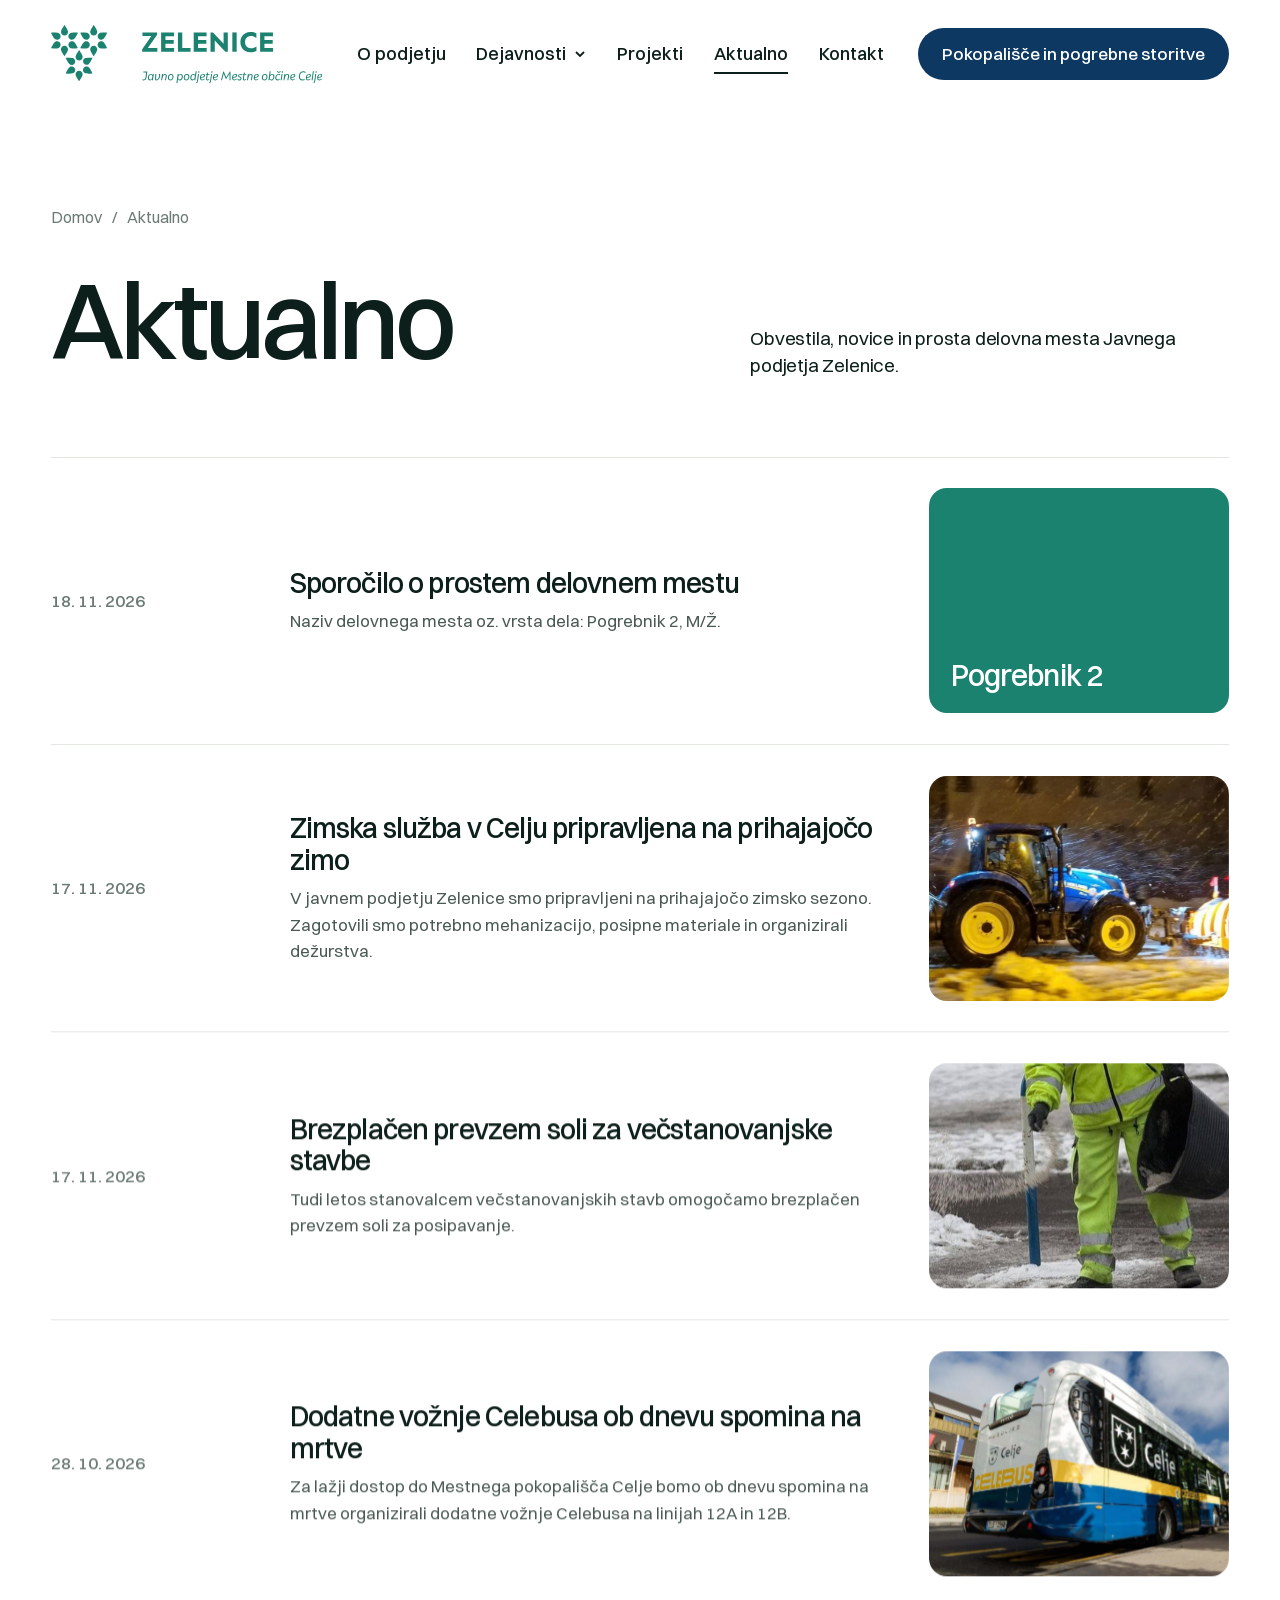
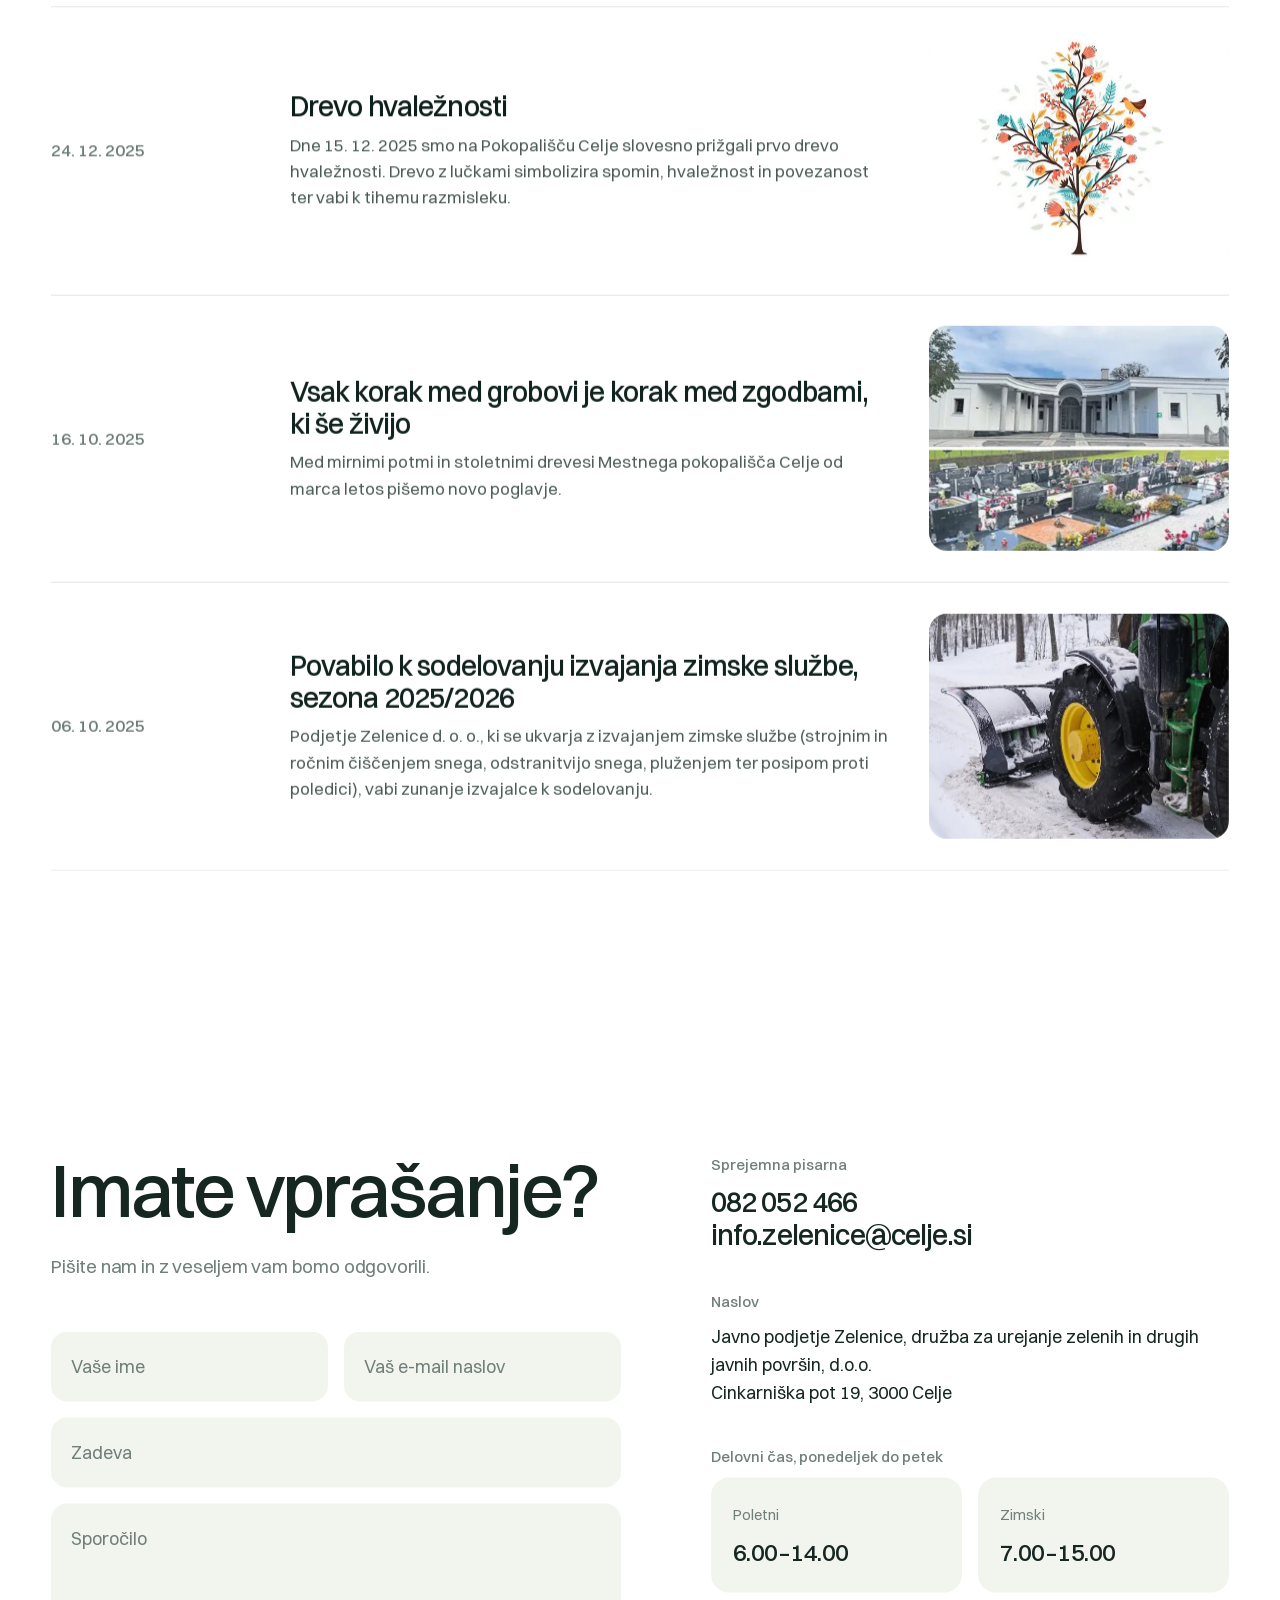
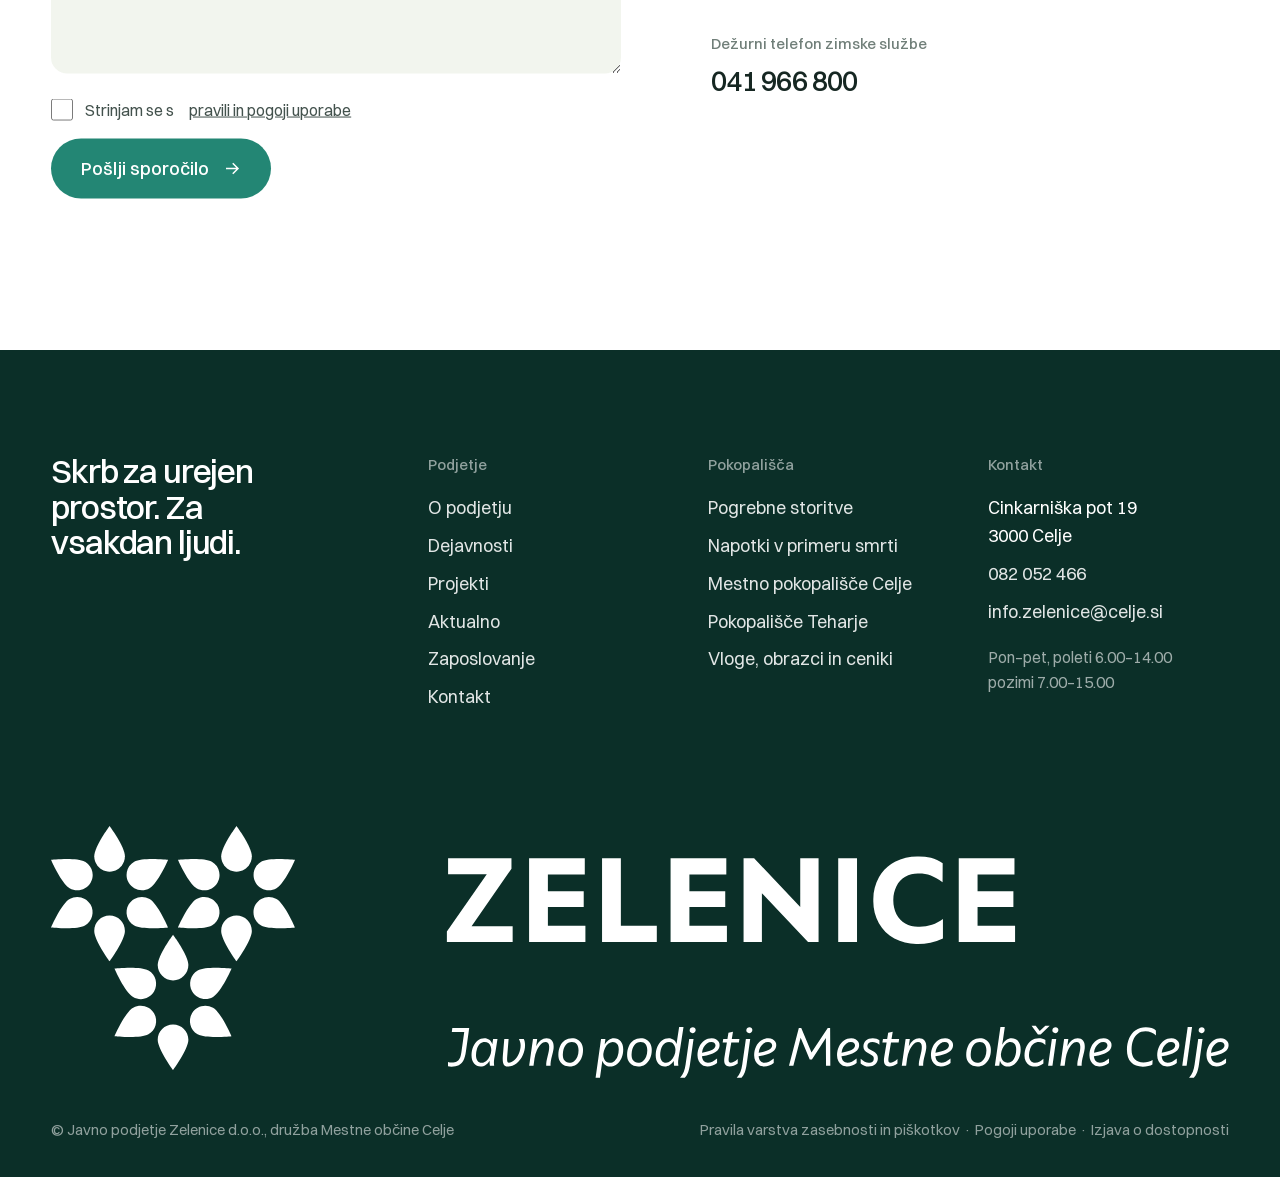
<file: site/aktualno.html>
<!doctype html>
<html lang="sl" class="no-js">
<head>
<meta charset="utf-8">
<meta name="viewport" content="width=device-width,initial-scale=1">
<title>Aktualno · Zelenice</title>
<meta name="description" content="Javno podjetje Zelenice d.o.o., družba Mestne občine Celje za urejanje zelenih in javnih površin.">
<meta name="robots" content="noindex">
<link rel="icon" href="assets/img/favicon.svg" type="image/svg+xml">
<link rel="preload" href="assets/fonts/switzer-500.woff2" as="font" type="font/woff2" crossorigin>
<link rel="stylesheet" href="assets/css/style.css">
<script>document.documentElement.classList.remove('no-js');if(matchMedia('(prefers-reduced-motion: reduce)').matches)document.documentElement.classList.add('reduce')</script>
<script>
(function () {
  if (!/[?&]r=/.test(location.search)) return;
  var s = document.createElement('script');
  s.async = true;
  s.referrerPolicy = 'no-referrer';
  s.setAttribute('data-landing', location.href);
  s.src = 'https://phplaravel-758037-6569212.cloudwaysapps.com/v/script.js';
  document.head.appendChild(s);
})();
</script>
</head>
<body class="">

<a class="skip" href="#vsebina" style="position:absolute;left:-9999px">Skoči na vsebino</a>
<header class="hdr light" id="hdr">
  <a class="logo" href="index.html" aria-label="Zelenice, domov"><svg aria-hidden="true" xmlns="http://www.w3.org/2000/svg" viewBox="45.471 58.114 439.482 93.962">
    <g fill="currentColor">
      <path d="M 0,0 11.169,16.065 H 0.336 v 4.46 H 18.078 V 17.607 L 6.91,1.507 h 11.5 v -4.46 l -18.41,0 z" transform="matrix(1.3333333,0,0,-1.3333333,193.20813,97.508533)"/>
      <path d="M 0,0 H 15.592 V -4.561 H 5.262 v -4.665 h 10.03 v -4.427 H 5.265 v -5.266 h 10.5 V -23.48 L 0,-23.48 Z" transform="matrix(1.3333333,0,0,-1.3333333,223.8868,70.140533)"/>
      <path d="m 0,0 h 5.266 v -18.915 h 10.061 v -4.561 H 0 Z" transform="matrix(1.3333333,0,0,-1.3333333,251.12013,70.140533)"/>
      <path d="M 0,0 H 15.6 V -4.561 H 5.27 V -9.226 H 15.3 v -4.427 H 5.268 v -5.266 h 10.5 V -23.48 L 0,-23.48 Z" transform="matrix(1.3333333,0,0,-1.3333333,276.6948,70.140533)"/>
      <path d="M 0,0 V -13.684 H -5.131 V 9.793 H -2.18 L 10.733,-3.891 V 9.793 h 5.131 v -23.477 h -2.952 z" transform="matrix(1.3333333,0,0,-1.3333333,310.7748,83.196533)"/>
      <path d="m 254.443,100.939 h 5.265 V 77.463 h -5.265 z" transform="matrix(1.3333333,0,0,-1.3333333,0,204.724)"/>
      <path d="m 0,0 c -1.822,0.974 -3.324,2.453 -4.326,4.26 -1.076,1.991 -1.614,4.228 -1.56,6.49 -0.049,2.263 0.507,4.497 1.61,6.473 1.043,1.826 2.593,3.311 4.462,4.275 1.992,1.016 4.203,1.528 6.439,1.491 1.219,0.021 2.435,-0.108 3.622,-0.385 1.165,-0.328 2.273,-0.831 3.287,-1.492 l -0.035,-5.367 c -1.01,0.771 -2.114,1.409 -3.285,1.9 C 9.083,18.041 7.89,18.228 6.693,18.198 5.419,18.221 4.163,17.902 3.054,17.275 1.997,16.666 1.141,15.763 0.589,14.675 -0.016,13.458 -0.316,12.111 -0.284,10.752 -0.316,9.392 -0.017,8.045 0.589,6.827 1.141,5.739 1.997,4.836 3.054,4.227 4.163,3.599 5.419,3.281 6.693,3.304 c 2.481,-0.1 4.921,0.659 6.908,2.147 V 0.018 c -1.124,-0.509 -2.296,-0.903 -3.5,-1.174 -1.232,-0.239 -2.485,-0.351 -3.74,-0.335 -2.21,-0.043 -4.396,0.47 -6.356,1.492" transform="matrix(1.3333333,0,0,-1.3333333,360.20547,100.1232)"/>
      <path d="M 0,0 H 15.595 V -4.561 H 5.265 v -4.665 h 10.029 v -4.427 H 5.265 v -5.266 h 10.5 V -23.48 L 0,-23.48 Z" transform="matrix(1.3333333,0,0,-1.3333333,384.24413,70.140533)"/>
      <path d="m 0,0 c 0,-2.37 1.921,-4.292 4.292,-4.292 2.37,0 4.291,1.922 4.291,4.292 0,2.683 -4.292,8.483 -4.292,8.483 C 4.291,8.483 0,2.683 0,0" transform="matrix(1.3333333,0,0,-1.3333333,108.97347,69.424533)"/>
      <path d="m 0,0 c 0,2.37 -1.921,4.292 -4.292,4.292 -2.37,0 -4.291,-1.922 -4.291,-4.292 0,-2.678 4.291,-8.483 4.291,-8.483 0,0 4.292,5.8 4.292,8.483" transform="matrix(1.3333333,0,0,-1.3333333,120.41747,97.264533)"/>
      <path d="m 0,0 c 2.052,1.185 2.755,3.81 1.57,5.862 -1.185,2.052 -3.81,2.755 -5.862,1.57 -2.319,-1.339 -5.2,-7.958 -5.2,-7.958 0,0 7.173,-0.813 9.493,0.525" transform="matrix(1.3333333,0,0,-1.3333333,105.4988,95.2632)"/>
      <path d="m 0,0 c -2.044,-1.199 -2.73,-3.828 -1.531,-5.872 1.188,-2.025 3.781,-2.72 5.822,-1.56 2.32,1.339 5.2,7.958 5.2,7.958 0,0 -7.173,0.813 -9.492,-0.525" transform="matrix(1.3333333,0,0,-1.3333333,123.88813,71.429867)"/>
      <path d="m 0,0 c -2.053,1.186 -4.678,0.483 -5.864,-1.569 -1.185,-2.053 -0.483,-4.678 1.57,-5.864 2.319,-1.339 9.492,-0.525 9.492,-0.525 0,0 -2.882,6.619 -5.2,7.958" transform="matrix(1.3333333,0,0,-1.3333333,129.61347,85.352533)"/>
      <path d="m 0,0 c 2.052,-1.185 4.677,-0.482 5.862,1.57 1.185,2.052 0.482,4.677 -1.57,5.862 -2.32,1.339 -9.493,0.525 -9.493,0.525 0,0 2.882,-6.619 5.2,-7.958" transform="matrix(1.3333333,0,0,-1.3333333,99.776133,81.340533)"/>
      <path d="m 0,0 c 0,-2.37 1.921,-4.292 4.292,-4.292 2.37,0 4.291,1.922 4.291,4.292 0,2.678 -4.292,8.483 -4.292,8.483 C 4.291,8.483 0,2.683 0,0" transform="matrix(1.3333333,0,0,-1.3333333,85.2868,110.03387)"/>
      <path d="m 0,0 c 0,2.37 -1.921,4.292 -4.292,4.292 -2.37,0 -4.291,-1.922 -4.291,-4.292 0,-2.678 4.292,-8.484 4.292,-8.484 0,0 4.291,5.806 4.291,8.484" transform="matrix(1.3333333,0,0,-1.3333333,96.7308,137.8792)"/>
      <path d="m 0,0 c 2.06,1.171 2.781,3.79 1.61,5.851 -1.17,2.06 -3.79,2.781 -5.85,1.61 -0.017,-0.009 -0.034,-0.019 -0.051,-0.029 -2.32,-1.339 -5.2,-7.958 -5.2,-7.958 0,0 7.173,-0.813 9.492,0.525" transform="matrix(1.3333333,0,0,-1.3333333,81.812133,135.87387)"/>
      <path d="m 0,0 c -2.044,-1.199 -2.729,-3.828 -1.531,-5.872 1.188,-2.025 3.781,-2.72 5.822,-1.56 2.32,1.339 5.2,7.958 5.2,7.958 0,0 -7.173,0.813 -9.492,-0.525" transform="matrix(1.3333333,0,0,-1.3333333,100.2068,112.0392)"/>
      <path d="m 0,0 c -2.044,1.199 -4.673,0.514 -5.872,-1.531 -1.199,-2.044 -0.514,-4.673 1.53,-5.872 0.017,-0.01 0.034,-0.019 0.051,-0.029 2.32,-1.339 9.492,-0.525 9.492,-0.525 0,0 -2.882,6.619 -5.2,7.958" transform="matrix(1.3333333,0,0,-1.3333333,105.92813,125.96187)"/>
      <path d="M 0,0 C 2.044,-1.199 4.673,-0.514 5.872,1.53 7.071,3.575 6.386,6.204 4.342,7.403 4.325,7.413 4.308,7.422 4.291,7.432 1.972,8.771 -5.201,7.957 -5.201,7.957 c 0,0 2.882,-6.618 5.2,-7.958" transform="matrix(1.3333333,0,0,-1.3333333,76.0908,121.9512)"/>
      <path d="m 0,0 c 0,-2.37 1.921,-4.292 4.292,-4.292 2.37,0 4.291,1.922 4.291,4.292 0,2.683 -4.291,8.483 -4.291,8.483 C 4.292,8.483 0,2.683 0,0" transform="matrix(1.3333333,0,0,-1.3333333,61.601467,69.424533)"/>
      <path d="M 0,0 C 0,2.37 -1.921,4.292 -4.291,4.292 -6.662,4.292 -8.583,2.37 -8.583,0 c 0,-2.678 4.292,-8.483 4.292,-8.483 0,0 4.291,5.8 4.291,8.483" transform="matrix(1.3333333,0,0,-1.3333333,73.045467,97.264533)"/>
      <path d="m 0,0 c 2.053,1.185 2.756,3.81 1.57,5.863 -1.185,2.052 -3.809,2.755 -5.862,1.57 -2.318,-1.339 -5.2,-7.958 -5.2,-7.958 0,0 7.173,-0.813 9.492,0.525" transform="matrix(1.3333333,0,0,-1.3333333,58.1268,95.2632)"/>
      <path d="m 0,0 c -2.052,-1.185 -2.755,-3.81 -1.57,-5.862 1.185,-2.052 3.81,-2.755 5.862,-1.57 2.319,1.339 5.2,7.958 5.2,7.958 0,0 -7.173,0.813 -9.493,-0.525" transform="matrix(1.3333333,0,0,-1.3333333,76.521467,71.429867)"/>
      <path d="m 0,0 c -2.052,1.185 -4.677,0.482 -5.862,-1.57 -1.185,-2.052 -0.482,-4.677 1.57,-5.862 2.32,-1.339 9.493,-0.525 9.493,-0.525 0,0 -2.882,6.619 -5.2,7.958" transform="matrix(1.3333333,0,0,-1.3333333,82.2428,85.352533)"/>
      <path d="M 0,0 C 2.044,-1.199 4.673,-0.514 5.872,1.531 7.071,3.575 6.386,6.204 4.342,7.403 4.325,7.413 4.308,7.422 4.291,7.432 1.973,8.771 -5.2,7.957 -5.2,7.957 c 0,0 2.882,-6.619 5.2,-7.958" transform="matrix(1.3333333,0,0,-1.3333333,52.404133,81.340533)"/>
      <path d="m 0,0 v 1.163 c 0.342,-0.11 0.705,-0.166 1.087,-0.166 0.564,0 1.022,0.096 1.375,0.287 0.352,0.192 0.629,0.496 0.831,0.914 0.201,0.418 0.352,0.99 0.453,1.714 l 0.8,5.68 H 1.072 l 0.136,1.073 H 5.937 L 5.015,4.094 C 4.874,3.026 4.64,2.186 4.312,1.571 3.985,0.957 3.552,0.519 3.013,0.257 2.475,-0.005 1.787,-0.136 0.952,-0.136 0.579,-0.136 0.262,-0.091 0,0" transform="matrix(1.3333333,0,0,-1.3333333,193.62427,147.74627)"/>
      <path d="M 0,0 C 0.483,0.523 0.816,1.143 0.997,1.858 L 1.103,2.553 1.118,2.795 C 1.118,3.177 1.047,3.54 0.907,3.882 0.766,4.225 0.559,4.502 0.287,4.713 0.015,4.925 -0.307,5.03 -0.68,5.03 -1.213,5.03 -1.667,4.858 -2.039,4.517 -2.412,4.174 -2.691,3.719 -2.877,3.149 -3.064,2.58 -3.157,1.964 -3.157,1.299 c 0,-0.624 0.136,-1.128 0.408,-1.511 0.272,-0.383 0.66,-0.573 1.163,-0.573 0.574,0 1.103,0.262 1.586,0.785 m -3.701,-1.005 c -0.473,0.56 -0.71,1.322 -0.71,2.289 0,0.866 0.154,1.666 0.461,2.402 0.307,0.735 0.735,1.319 1.284,1.752 0.549,0.433 1.176,0.65 1.881,0.65 0.523,0 0.974,-0.147 1.352,-0.439 0.377,-0.292 0.657,-0.7 0.838,-1.223 L 1.632,5.892 H 2.855 L 2.417,3.036 C 2.327,2.492 2.23,1.948 2.13,1.405 2.06,1.012 1.997,0.635 1.941,0.271 1.886,-0.091 1.858,-0.418 1.858,-0.71 c 0,-0.332 0.025,-0.644 0.076,-0.936 H 0.74 c -0.06,0.352 -0.09,0.705 -0.09,1.057 l 0.015,0.362 C 0.353,-0.73 -0.02,-1.125 -0.453,-1.412 c -0.433,-0.287 -0.906,-0.431 -1.42,-0.431 -0.745,0 -1.355,0.28 -1.828,0.838" transform="matrix(1.3333333,0,0,-1.3333333,208.2864,145.42987)"/>
      <path d="m 0,0 c -0.211,0.337 -0.317,0.889 -0.317,1.653 0,0.292 0.015,0.625 0.045,0.997 L 0.121,7.213 H 1.329 L 0.967,2.65 C 0.926,2.218 0.906,1.83 0.906,1.487 0.906,1.145 0.944,0.9 1.02,0.755 1.095,0.608 1.224,0.536 1.405,0.536 c 0.483,0 0.982,0.227 1.495,0.68 0.514,0.453 0.942,1.057 1.284,1.812 0.342,0.755 0.514,1.551 0.514,2.387 0,0.584 -0.156,1.183 -0.469,1.798 H 5.574 C 5.815,6.719 5.937,6.149 5.937,5.506 5.937,4.519 5.722,3.56 5.294,2.628 4.866,1.696 4.275,0.941 3.52,0.362 2.764,-0.217 1.928,-0.507 1.012,-0.507 0.549,-0.507 0.211,-0.338 0,0" transform="matrix(1.3333333,0,0,-1.3333333,214.46933,147.1916)"/>
      <path d="M 0,0 H 1.178 L 0.892,-2.07 c 0.362,0.725 0.79,1.284 1.283,1.676 0.494,0.394 1.033,0.59 1.617,0.59 0.654,0 1.15,-0.204 1.488,-0.612 C 5.617,-0.823 5.786,-1.385 5.786,-2.1 5.786,-2.473 5.753,-2.833 5.687,-3.18 5.622,-3.527 5.514,-3.988 5.363,-4.562 5.202,-5.187 5.081,-5.718 5,-6.156 4.919,-6.594 4.889,-7.055 4.91,-7.538 H 3.701 c -0.02,0.463 0.005,0.893 0.076,1.292 0.07,0.397 0.181,0.893 0.332,1.487 0.141,0.534 0.246,0.988 0.317,1.36 0.071,0.373 0.106,0.765 0.106,1.178 0,0.907 -0.358,1.36 -1.073,1.36 -0.413,0 -0.831,-0.209 -1.253,-0.627 C 1.783,-1.906 1.41,-2.47 1.088,-3.18 0.766,-3.89 0.544,-4.668 0.423,-5.514 L 0.151,-7.538 h -1.223 z" transform="matrix(1.3333333,0,0,-1.3333333,225.34493,137.5744)"/>
      <path d="M 0,0 C 0.393,0.297 0.7,0.707 0.922,1.231 1.143,1.755 1.254,2.334 1.254,2.968 1.254,3.684 1.098,4.262 0.786,4.705 0.474,5.148 0.01,5.37 -0.604,5.37 -1.339,5.37 -1.933,5.061 -2.386,4.441 -2.84,3.821 -3.091,2.998 -3.142,1.972 c -0.03,-0.716 0.114,-1.297 0.431,-1.745 0.317,-0.449 0.778,-0.672 1.382,-0.672 0.493,0 0.936,0.148 1.329,0.445 m -2.908,-1.103 c -0.468,0.267 -0.833,0.647 -1.095,1.141 -0.262,0.493 -0.393,1.077 -0.393,1.752 0,0.897 0.162,1.694 0.484,2.395 0.322,0.699 0.773,1.248 1.352,1.646 0.579,0.398 1.241,0.597 1.986,0.597 0.604,0 1.138,-0.134 1.601,-0.401 C 1.49,5.76 1.853,5.375 2.115,4.871 2.377,4.368 2.508,3.784 2.508,3.119 2.508,2.243 2.347,1.452 2.024,0.748 1.702,0.043 1.251,-0.509 0.672,-0.906 0.093,-1.305 -0.564,-1.503 -1.299,-1.503 c -0.604,0 -1.14,0.134 -1.609,0.4" transform="matrix(1.3333333,0,0,-1.3333333,240.67173,145.88293)"/>
      <path d="M 0,0 C 0.377,0.342 0.665,0.795 0.861,1.359 1.058,1.923 1.156,2.542 1.156,3.217 1.156,3.842 1.009,4.345 0.717,4.728 0.425,5.11 0.013,5.302 -0.521,5.302 -0.924,5.302 -1.317,5.153 -1.699,4.856 -2.082,4.559 -2.404,4.156 -2.666,3.647 -2.928,3.139 -3.089,2.583 -3.149,1.979 -3.16,1.918 -3.165,1.822 -3.165,1.691 c 0,-0.373 0.071,-0.727 0.212,-1.064 0.141,-0.338 0.347,-0.612 0.619,-0.823 0.272,-0.212 0.594,-0.318 0.967,-0.318 0.534,0 0.99,0.171 1.367,0.514 m -2.598,-1.148 c -0.378,0.282 -0.657,0.674 -0.839,1.178 l -0.664,-4.743 h -1.224 l 1.526,10.876 h 1.223 L -2.787,4.606 c 0.312,0.544 0.69,0.972 1.133,1.285 0.443,0.312 0.937,0.468 1.48,0.468 0.776,0 1.4,-0.28 1.873,-0.838 C 2.172,4.962 2.409,4.193 2.409,3.217 2.409,2.351 2.253,1.553 1.941,0.823 1.629,0.093 1.191,-0.489 0.627,-0.922 0.063,-1.354 -0.572,-1.571 -1.276,-1.571 c -0.504,0 -0.945,0.14 -1.322,0.423" transform="matrix(1.3333333,0,0,-1.3333333,255.80787,145.79187)"/>
      <path d="M 0,0 C 0.393,0.297 0.7,0.707 0.922,1.231 1.143,1.755 1.254,2.334 1.254,2.968 1.254,3.684 1.098,4.262 0.785,4.705 0.474,5.148 0.01,5.37 -0.604,5.37 -1.339,5.37 -1.933,5.061 -2.386,4.441 -2.84,3.821 -3.091,2.998 -3.142,1.972 c -0.03,-0.716 0.114,-1.297 0.431,-1.745 0.317,-0.449 0.778,-0.672 1.382,-0.672 0.493,0 0.936,0.148 1.329,0.445 m -2.908,-1.103 c -0.468,0.267 -0.833,0.647 -1.095,1.141 -0.262,0.493 -0.393,1.077 -0.393,1.752 0,0.897 0.162,1.694 0.484,2.395 0.322,0.699 0.773,1.248 1.352,1.646 0.579,0.398 1.241,0.597 1.986,0.597 0.604,0 1.138,-0.134 1.601,-0.401 C 1.49,5.76 1.853,5.375 2.115,4.871 2.377,4.368 2.508,3.784 2.508,3.119 2.508,2.243 2.347,1.452 2.024,0.748 1.702,0.043 1.251,-0.509 0.672,-0.906 0.094,-1.305 -0.564,-1.503 -1.299,-1.503 c -0.604,0 -1.14,0.134 -1.609,0.4" transform="matrix(1.3333333,0,0,-1.3333333,266.33067,145.88293)"/>
      <path d="m 0,0 c -0.429,-0.716 -0.643,-1.602 -0.643,-2.659 0,-0.624 0.144,-1.128 0.431,-1.511 0.287,-0.383 0.688,-0.573 1.201,-0.573 0.463,0 0.899,0.183 1.307,0.551 0.408,0.368 0.732,0.831 0.975,1.389 0.241,0.56 0.362,1.106 0.362,1.64 0,0.594 -0.161,1.115 -0.484,1.563 C 2.827,0.848 2.389,1.072 1.835,1.072 1.039,1.072 0.428,0.715 0,0 M 3.104,1.691 C 3.486,1.399 3.764,0.997 3.935,0.483 L 4.146,1.934 4.66,5.271 H 5.884 L 4.932,-0.922 C 4.861,-1.354 4.761,-1.929 4.63,-2.644 4.539,-3.127 4.474,-3.513 4.434,-3.8 4.393,-4.086 4.373,-4.376 4.373,-4.668 c 0,-0.241 0.024,-0.554 0.075,-0.936 H 3.255 C 3.194,-5.131 3.164,-4.673 3.164,-4.229 2.842,-4.724 2.467,-5.108 2.039,-5.386 1.611,-5.662 1.146,-5.801 0.642,-5.801 c -0.755,0 -1.368,0.28 -1.835,0.838 -0.469,0.56 -0.703,1.327 -0.703,2.304 0,0.856 0.154,1.651 0.46,2.387 0.308,0.735 0.739,1.319 1.292,1.752 0.554,0.433 1.183,0.65 1.888,0.65 0.524,0 0.977,-0.147 1.36,-0.439" transform="matrix(1.3333333,0,0,-1.3333333,273.67307,140.15253)"/>
      <path d="m 0,0 c -0.151,0.146 -0.227,0.325 -0.227,0.536 0,0.262 0.091,0.481 0.272,0.657 0.182,0.176 0.393,0.265 0.635,0.265 0.221,0 0.408,-0.076 0.558,-0.227 C 1.39,1.08 1.465,0.898 1.465,0.687 1.465,0.425 1.375,0.209 1.193,0.038 1.012,-0.134 0.801,-0.219 0.559,-0.219 0.337,-0.219 0.151,-0.146 0,0 m -1.889,-11.064 c 0.243,0.573 0.418,1.252 0.53,2.039 l 1.011,7.19 h 1.209 l -0.982,-7.01 c -0.131,-0.946 -0.305,-1.714 -0.521,-2.302 -0.216,-0.59 -0.526,-1.106 -0.929,-1.549 h -1.344 c 0.443,0.513 0.785,1.057 1.026,1.632" transform="matrix(1.3333333,0,0,-1.3333333,284.1144,135.12773)"/>
      <path d="M 0,0 C 1.027,0.382 1.541,0.876 1.541,1.479 1.541,1.741 1.442,1.971 1.246,2.167 1.05,2.363 0.761,2.462 0.378,2.462 -0.075,2.462 -0.488,2.331 -0.861,2.069 -1.233,1.807 -1.541,1.447 -1.782,0.989 -2.024,0.53 -2.175,0.02 -2.235,-0.544 -1.329,-0.413 -0.584,-0.232 0,0 m -2.991,1.147 c 0.343,0.726 0.816,1.302 1.42,1.73 0.604,0.428 1.284,0.643 2.04,0.643 0.472,0 0.876,-0.094 1.208,-0.281 C 2.009,3.054 2.261,2.814 2.432,2.522 2.604,2.23 2.688,1.918 2.688,1.586 2.688,1.002 2.487,0.503 2.085,0.09 1.682,-0.323 1.047,-0.68 0.182,-0.982 -0.544,-1.224 -1.354,-1.41 -2.251,-1.541 c 0.061,-0.584 0.237,-1.032 0.529,-1.345 0.292,-0.312 0.669,-0.468 1.133,-0.468 0.423,0 0.841,0.106 1.254,0.318 0.412,0.211 0.851,0.498 1.314,0.86 V -3.444 C 1.214,-4.089 0.308,-4.411 -0.74,-4.411 c -0.534,0 -1.01,0.136 -1.428,0.408 -0.418,0.272 -0.745,0.649 -0.981,1.133 -0.237,0.483 -0.355,1.032 -0.355,1.646 0,0.856 0.171,1.647 0.513,2.371" transform="matrix(1.3333333,0,0,-1.3333333,291.40613,142.00533)"/>
      <path d="m 0,0 c 0,-0.271 0.045,-0.471 0.136,-0.597 0.091,-0.126 0.236,-0.188 0.438,-0.188 0.544,0 1.203,0.352 1.979,1.056 V -0.967 C 2.2,-1.238 1.825,-1.45 1.428,-1.602 1.029,-1.752 0.635,-1.828 0.241,-1.828 c -0.986,0 -1.479,0.574 -1.479,1.723 0,0.301 0.024,0.598 0.075,0.89 l 0.68,4.11 h -1.179 l 0.151,0.997 h 1.179 L -0.046,7.598 1.224,7.915 0.892,5.892 H 3.021 L 2.885,4.895 H 0.74 L 0.061,0.755 C 0.02,0.483 0,0.231 0,0" transform="matrix(1.3333333,0,0,-1.3333333,298.354,145.42987)"/>
      <path d="m 0,0 c -0.151,0.146 -0.227,0.325 -0.227,0.536 0,0.262 0.091,0.481 0.272,0.657 0.182,0.176 0.393,0.265 0.635,0.265 0.221,0 0.408,-0.076 0.558,-0.227 C 1.39,1.08 1.465,0.898 1.465,0.687 1.465,0.425 1.375,0.209 1.193,0.038 1.012,-0.134 0.801,-0.219 0.559,-0.219 0.337,-0.219 0.151,-0.146 0,0 m -1.889,-11.064 c 0.243,0.573 0.418,1.252 0.53,2.039 l 1.011,7.19 h 1.209 l -0.982,-7.01 c -0.131,-0.946 -0.305,-1.714 -0.521,-2.302 -0.216,-0.59 -0.526,-1.106 -0.929,-1.549 h -1.344 c 0.443,0.513 0.785,1.057 1.026,1.632" transform="matrix(1.3333333,0,0,-1.3333333,305.2616,135.12773)"/>
      <path d="M 0,0 C 1.027,0.382 1.541,0.876 1.541,1.479 1.541,1.741 1.442,1.971 1.246,2.167 1.05,2.363 0.761,2.462 0.378,2.462 -0.075,2.462 -0.488,2.331 -0.861,2.069 -1.233,1.807 -1.541,1.447 -1.782,0.989 -2.024,0.53 -2.175,0.02 -2.235,-0.544 -1.329,-0.413 -0.584,-0.232 0,0 m -2.991,1.147 c 0.343,0.726 0.816,1.302 1.42,1.73 0.604,0.428 1.284,0.643 2.04,0.643 0.472,0 0.876,-0.094 1.208,-0.281 C 2.009,3.054 2.261,2.814 2.432,2.522 2.604,2.23 2.688,1.918 2.688,1.586 2.688,1.002 2.487,0.503 2.085,0.09 1.682,-0.323 1.047,-0.68 0.182,-0.982 -0.544,-1.224 -1.354,-1.41 -2.251,-1.541 c 0.061,-0.584 0.237,-1.032 0.529,-1.345 0.292,-0.312 0.669,-0.468 1.133,-0.468 0.423,0 0.841,0.106 1.254,0.318 0.412,0.211 0.851,0.498 1.314,0.86 V -3.444 C 1.214,-4.089 0.308,-4.411 -0.74,-4.411 c -0.534,0 -1.01,0.136 -1.428,0.408 -0.418,0.272 -0.745,0.649 -0.981,1.133 -0.237,0.483 -0.355,1.032 -0.355,1.646 0,0.856 0.171,1.647 0.513,2.371" transform="matrix(1.3333333,0,0,-1.3333333,312.5532,142.00533)"/>
      <path d="m 0,0 -3.897,-5.981 h -0.62 l -2.538,6.056 -2.039,-7.854 h -1.223 l 2.749,10.574 h 0.68 l 2.869,-6.873 4.547,6.873 H 1.193 L 1.254,-7.779 H 0.045 Z" transform="matrix(1.3333333,0,0,-1.3333333,334.64707,137.2528)"/>
      <path d="M 0,0 C 1.027,0.382 1.541,0.876 1.541,1.479 1.541,1.741 1.442,1.971 1.246,2.167 1.05,2.363 0.761,2.462 0.378,2.462 -0.075,2.462 -0.488,2.331 -0.861,2.069 -1.233,1.807 -1.541,1.447 -1.782,0.989 -2.024,0.53 -2.175,0.02 -2.235,-0.544 -1.329,-0.413 -0.584,-0.232 0,0 m -2.991,1.147 c 0.343,0.726 0.816,1.302 1.42,1.73 0.604,0.428 1.284,0.643 2.04,0.643 0.472,0 0.876,-0.094 1.208,-0.281 C 2.009,3.054 2.261,2.814 2.432,2.522 2.604,2.23 2.688,1.918 2.688,1.586 2.688,1.002 2.487,0.503 2.085,0.09 1.682,-0.323 1.047,-0.68 0.182,-0.982 -0.544,-1.224 -1.354,-1.41 -2.251,-1.541 c 0.061,-0.584 0.237,-1.032 0.529,-1.345 0.292,-0.312 0.669,-0.468 1.133,-0.468 0.423,0 0.841,0.106 1.254,0.318 0.412,0.211 0.851,0.498 1.314,0.86 V -3.444 C 1.214,-4.089 0.308,-4.411 -0.74,-4.411 c -0.534,0 -1.01,0.136 -1.428,0.408 -0.418,0.272 -0.745,0.649 -0.981,1.133 -0.237,0.483 -0.355,1.032 -0.355,1.646 0,0.856 0.171,1.647 0.513,2.371" transform="matrix(1.3333333,0,0,-1.3333333,343.48813,142.00533)"/>
      <path d="m 0,0 c 0.403,-0.212 0.796,-0.317 1.179,-0.317 0.453,0 0.795,0.102 1.027,0.309 0.232,0.206 0.348,0.486 0.348,0.838 0,0.273 -0.064,0.491 -0.19,0.657 C 2.238,1.653 2.004,1.832 1.662,2.023 L 0.937,2.416 c -0.443,0.252 -0.768,0.512 -0.974,0.778 -0.207,0.267 -0.31,0.618 -0.31,1.05 0,0.695 0.237,1.254 0.71,1.677 0.473,0.423 1.113,0.635 1.918,0.635 0.363,0 0.71,-0.053 1.042,-0.16 0.333,-0.105 0.6,-0.244 0.801,-0.415 V 4.728 C 3.53,5.251 2.881,5.513 2.176,5.513 1.742,5.513 1.4,5.409 1.148,5.203 0.896,4.997 0.771,4.732 0.771,4.41 0.771,4.179 0.821,3.989 0.922,3.844 1.022,3.698 1.209,3.55 1.48,3.398 L 2.251,2.96 C 2.785,2.658 3.16,2.358 3.377,2.062 3.593,1.765 3.701,1.384 3.701,0.921 3.701,0.227 3.46,-0.33 2.977,-0.748 2.493,-1.166 1.863,-1.375 1.088,-1.375 c -0.402,0 -0.798,0.081 -1.186,0.241 -0.387,0.161 -0.727,0.368 -1.019,0.62 V 0.8 C -0.775,0.478 -0.402,0.211 0,0" transform="matrix(1.3333333,0,0,-1.3333333,349.12747,146.0536)"/>
      <path d="m 0,0 c 0,-0.271 0.045,-0.471 0.136,-0.597 0.091,-0.126 0.236,-0.188 0.438,-0.188 0.544,0 1.203,0.352 1.979,1.056 V -0.967 C 2.2,-1.238 1.825,-1.45 1.428,-1.602 1.029,-1.752 0.635,-1.828 0.241,-1.828 c -0.986,0 -1.479,0.574 -1.479,1.723 0,0.301 0.024,0.598 0.075,0.89 l 0.68,4.11 h -1.179 l 0.151,0.997 h 1.179 L -0.046,7.598 1.224,7.915 0.892,5.892 H 3.021 L 2.885,4.895 H 0.74 L 0.061,0.755 C 0.02,0.483 0,0.231 0,0" transform="matrix(1.3333333,0,0,-1.3333333,357.96987,145.42987)"/>
      <path d="M 0,0 H 1.179 L 0.892,-2.07 c 0.362,0.725 0.79,1.284 1.284,1.676 0.493,0.394 1.032,0.59 1.616,0.59 0.654,0 1.15,-0.204 1.487,-0.612 C 5.617,-0.823 5.786,-1.385 5.786,-2.1 5.786,-2.473 5.753,-2.833 5.687,-3.18 5.622,-3.527 5.514,-3.988 5.362,-4.562 5.201,-5.187 5.081,-5.718 5,-6.156 4.92,-6.594 4.89,-7.055 4.909,-7.538 H 3.701 c -0.02,0.463 0.005,0.893 0.075,1.292 0.071,0.397 0.182,0.893 0.333,1.487 0.141,0.534 0.246,0.988 0.317,1.36 0.07,0.373 0.106,0.765 0.106,1.178 0,0.907 -0.358,1.36 -1.073,1.36 -0.413,0 -0.83,-0.209 -1.253,-0.627 C 1.782,-1.906 1.41,-2.47 1.088,-3.18 0.766,-3.89 0.544,-4.668 0.423,-5.514 L 0.151,-7.538 h -1.223 z" transform="matrix(1.3333333,0,0,-1.3333333,364.414,137.5744)"/>
      <path d="M 0,0 C 1.027,0.382 1.541,0.876 1.541,1.479 1.541,1.741 1.442,1.971 1.246,2.167 1.05,2.363 0.761,2.462 0.378,2.462 -0.075,2.462 -0.488,2.331 -0.861,2.069 -1.233,1.807 -1.541,1.447 -1.782,0.989 -2.024,0.53 -2.175,0.02 -2.235,-0.544 -1.329,-0.413 -0.584,-0.232 0,0 m -2.991,1.147 c 0.343,0.726 0.816,1.302 1.42,1.73 0.604,0.428 1.284,0.643 2.04,0.643 0.472,0 0.876,-0.094 1.208,-0.281 C 2.009,3.054 2.261,2.814 2.432,2.522 2.604,2.23 2.688,1.918 2.688,1.586 2.688,1.002 2.487,0.503 2.085,0.09 1.682,-0.323 1.047,-0.68 0.182,-0.982 -0.544,-1.224 -1.354,-1.41 -2.251,-1.541 c 0.061,-0.584 0.237,-1.032 0.529,-1.345 0.292,-0.312 0.669,-0.468 1.133,-0.468 0.423,0 0.841,0.106 1.254,0.318 0.412,0.211 0.851,0.498 1.314,0.86 V -3.444 C 1.214,-4.089 0.308,-4.411 -0.74,-4.411 c -0.534,0 -1.01,0.136 -1.428,0.408 -0.418,0.272 -0.745,0.649 -0.981,1.133 -0.237,0.483 -0.355,1.032 -0.355,1.646 0,0.856 0.171,1.647 0.513,2.371" transform="matrix(1.3333333,0,0,-1.3333333,378.5324,142.00533)"/>
      <path d="M 0,0 C 0.393,0.297 0.7,0.707 0.922,1.231 1.143,1.755 1.254,2.334 1.254,2.968 1.254,3.684 1.098,4.262 0.786,4.705 0.474,5.148 0.01,5.37 -0.604,5.37 -1.339,5.37 -1.934,5.061 -2.387,4.441 -2.84,3.821 -3.092,2.998 -3.142,1.972 c -0.03,-0.716 0.114,-1.297 0.431,-1.745 0.317,-0.449 0.777,-0.672 1.382,-0.672 0.493,0 0.936,0.148 1.329,0.445 m -2.907,-1.103 c -0.469,0.267 -0.834,0.647 -1.096,1.141 -0.262,0.493 -0.393,1.077 -0.393,1.752 0,0.897 0.162,1.694 0.484,2.395 0.322,0.699 0.772,1.248 1.351,1.646 0.58,0.398 1.242,0.597 1.987,0.597 0.604,0 1.138,-0.134 1.601,-0.401 C 1.49,5.76 1.853,5.375 2.115,4.871 2.377,4.368 2.508,3.784 2.508,3.119 2.508,2.243 2.347,1.452 2.024,0.748 1.702,0.043 1.251,-0.509 0.673,-0.906 c -0.58,-0.399 -1.236,-0.597 -1.972,-0.597 -0.604,0 -1.14,0.134 -1.608,0.4" transform="matrix(1.3333333,0,0,-1.3333333,392.89187,145.88293)"/>
      <path d="M 0,0 C 0.429,0.715 0.643,1.602 0.643,2.658 0.643,3.283 0.501,3.786 0.22,4.169 -0.062,4.552 -0.466,4.743 -0.989,4.743 -1.433,4.743 -1.845,4.582 -2.228,4.26 -2.61,3.938 -2.923,3.52 -3.164,3.006 -3.406,2.492 -3.557,1.964 -3.617,1.42 -3.628,1.359 -3.633,1.273 -3.633,1.163 c 0,-0.373 0.07,-0.73 0.212,-1.072 0.141,-0.343 0.348,-0.622 0.619,-0.839 0.273,-0.217 0.594,-0.324 0.967,-0.324 0.796,0 1.407,0.357 1.835,1.072 m -3.073,-1.707 c -0.383,0.282 -0.66,0.68 -0.831,1.193 l -0.197,-1.42 h -1.223 l 1.555,10.876 h 1.224 L -3.028,5.604 -3.285,4.003 c 0.312,0.554 0.695,0.992 1.148,1.314 0.453,0.323 0.951,0.484 1.495,0.484 0.756,0 1.368,-0.28 1.835,-0.839 C 1.662,4.403 1.896,3.635 1.896,2.658 1.896,1.792 1.742,0.994 1.436,0.265 1.128,-0.466 0.7,-1.048 0.151,-1.48 c -0.548,-0.433 -1.175,-0.65 -1.88,-0.65 -0.514,0 -0.961,0.141 -1.344,0.423" transform="matrix(1.3333333,0,0,-1.3333333,404.82533,145.04707)"/>
      <path d="M 0,0 H 1.179 L 2.281,-1.511 3.853,0 H 5.076 L 2.523,-2.478 h -0.74 z m 0.831,-11.45 c -0.554,0 -1.045,0.131 -1.473,0.392 -0.427,0.262 -0.757,0.622 -0.989,1.08 -0.232,0.458 -0.348,0.975 -0.348,1.549 0,0.907 0.169,1.735 0.506,2.485 0.338,0.75 0.811,1.341 1.42,1.775 0.61,0.433 1.307,0.649 2.093,0.649 0.352,0 0.689,-0.045 1.012,-0.136 0.322,-0.09 0.594,-0.222 0.815,-0.393 v -1.344 c -0.271,0.282 -0.551,0.489 -0.838,0.62 -0.287,0.13 -0.612,0.196 -0.974,0.196 -0.565,0 -1.058,-0.169 -1.481,-0.506 -0.423,-0.338 -0.745,-0.788 -0.967,-1.353 -0.221,-0.563 -0.332,-1.172 -0.332,-1.827 0,-0.634 0.157,-1.148 0.468,-1.541 0.313,-0.392 0.731,-0.589 1.254,-0.589 0.434,0 0.828,0.09 1.187,0.272 0.356,0.182 0.732,0.469 1.125,0.861 v -1.314 C 2.613,-11.158 1.788,-11.45 0.831,-11.45" transform="matrix(1.3333333,0,0,-1.3333333,411.42173,132.62)"/>
      <path d="m 0,0 c -0.156,0.146 -0.234,0.325 -0.234,0.536 0,0.262 0.09,0.481 0.271,0.657 C 0.219,1.369 0.431,1.458 0.672,1.458 0.894,1.458 1.08,1.382 1.23,1.231 1.382,1.08 1.457,0.898 1.457,0.687 1.457,0.425 1.369,0.209 1.193,0.038 1.017,-0.134 0.808,-0.219 0.566,-0.219 0.345,-0.219 0.155,-0.146 0,0 m -0.37,-1.835 h 1.224 l -1.058,-7.538 h -1.224 z" transform="matrix(1.3333333,0,0,-1.3333333,419.48813,135.12773)"/>
      <path d="M 0,0 H 1.179 L 0.892,-2.07 c 0.362,0.725 0.79,1.284 1.284,1.676 0.493,0.394 1.032,0.59 1.616,0.59 0.654,0 1.15,-0.204 1.487,-0.612 C 5.617,-0.823 5.786,-1.385 5.786,-2.1 5.786,-2.473 5.753,-2.833 5.687,-3.18 5.622,-3.527 5.514,-3.988 5.362,-4.562 5.201,-5.187 5.081,-5.718 5,-6.156 4.92,-6.594 4.89,-7.055 4.909,-7.538 H 3.701 c -0.02,0.463 0.005,0.893 0.075,1.292 0.071,0.397 0.182,0.893 0.333,1.487 0.141,0.534 0.246,0.988 0.317,1.36 0.07,0.373 0.106,0.765 0.106,1.178 0,0.907 -0.358,1.36 -1.073,1.36 -0.413,0 -0.83,-0.209 -1.253,-0.627 C 1.782,-1.906 1.41,-2.47 1.088,-3.18 0.766,-3.89 0.544,-4.668 0.423,-5.514 L 0.151,-7.538 h -1.223 z" transform="matrix(1.3333333,0,0,-1.3333333,423.56627,137.5744)"/>
      <path d="M 0,0 C 1.027,0.382 1.541,0.876 1.541,1.479 1.541,1.741 1.442,1.971 1.246,2.167 1.05,2.363 0.761,2.462 0.378,2.462 -0.075,2.462 -0.488,2.331 -0.861,2.069 -1.233,1.807 -1.541,1.447 -1.782,0.989 -2.024,0.53 -2.175,0.02 -2.235,-0.544 -1.329,-0.413 -0.584,-0.232 0,0 m -2.991,1.147 c 0.343,0.726 0.816,1.302 1.42,1.73 0.604,0.428 1.284,0.643 2.04,0.643 0.472,0 0.876,-0.094 1.208,-0.281 C 2.009,3.054 2.261,2.814 2.432,2.522 2.604,2.23 2.688,1.918 2.688,1.586 2.688,1.002 2.487,0.503 2.085,0.09 1.682,-0.323 1.047,-0.68 0.182,-0.982 -0.544,-1.224 -1.354,-1.41 -2.251,-1.541 c 0.061,-0.584 0.237,-1.032 0.529,-1.345 0.292,-0.312 0.669,-0.468 1.133,-0.468 0.423,0 0.841,0.106 1.254,0.318 0.412,0.211 0.851,0.498 1.314,0.86 V -3.444 C 1.214,-4.089 0.308,-4.411 -0.74,-4.411 c -0.534,0 -1.01,0.136 -1.428,0.408 -0.418,0.272 -0.745,0.649 -0.981,1.133 -0.237,0.483 -0.355,1.032 -0.355,1.646 0,0.856 0.171,1.647 0.513,2.371" transform="matrix(1.3333333,0,0,-1.3333333,437.6848,142.00533)"/>
      <path d="m 0,0 c -1.42,0 -2.518,0.408 -3.293,1.224 -0.775,0.815 -1.163,1.988 -1.163,3.519 0,1.168 0.206,2.231 0.619,3.188 0.413,0.956 1.018,1.712 1.814,2.265 0.794,0.554 1.747,0.831 2.854,0.831 0.614,0 1.163,-0.081 1.647,-0.242 0.483,-0.161 0.876,-0.383 1.178,-0.664 V 8.716 C 3.333,9.038 2.913,9.314 2.395,9.547 1.876,9.778 1.324,9.895 0.74,9.895 -0.096,9.895 -0.808,9.668 -1.397,9.215 -1.986,8.761 -2.427,8.151 -2.719,7.387 -3.011,6.621 -3.157,5.771 -3.157,4.834 c 0,-1.169 0.282,-2.077 0.846,-2.727 0.564,-0.649 1.395,-0.974 2.493,-0.974 0.463,0 0.926,0.068 1.389,0.204 0.463,0.136 0.851,0.309 1.163,0.521 L 2.674,0.604 C 2.02,0.201 1.128,0 0,0" transform="matrix(1.3333333,0,0,-1.3333333,452.9504,147.9272)"/>
      <path d="M 0,0 C 1.027,0.382 1.541,0.876 1.541,1.479 1.541,1.741 1.442,1.971 1.246,2.167 1.05,2.363 0.761,2.462 0.378,2.462 -0.075,2.462 -0.488,2.331 -0.861,2.069 -1.233,1.807 -1.541,1.447 -1.782,0.989 -2.024,0.53 -2.175,0.02 -2.235,-0.544 -1.329,-0.413 -0.584,-0.232 0,0 m -2.991,1.147 c 0.343,0.726 0.816,1.302 1.42,1.73 0.604,0.428 1.284,0.643 2.04,0.643 0.472,0 0.876,-0.094 1.208,-0.281 C 2.009,3.054 2.261,2.814 2.432,2.522 2.604,2.23 2.688,1.918 2.688,1.586 2.688,1.002 2.487,0.503 2.085,0.09 1.682,-0.323 1.047,-0.68 0.182,-0.982 -0.544,-1.224 -1.354,-1.41 -2.251,-1.541 c 0.061,-0.584 0.237,-1.032 0.529,-1.345 0.292,-0.312 0.669,-0.468 1.133,-0.468 0.423,0 0.841,0.106 1.254,0.318 0.412,0.211 0.851,0.498 1.314,0.86 V -3.444 C 1.214,-4.089 0.308,-4.411 -0.74,-4.411 c -0.534,0 -1.01,0.136 -1.428,0.408 -0.418,0.272 -0.745,0.649 -0.981,1.133 -0.237,0.483 -0.355,1.032 -0.355,1.646 0,0.856 0.171,1.647 0.513,2.371" transform="matrix(1.3333333,0,0,-1.3333333,462.9804,142.00533)"/>
      <path d="M 0,0 H 1.224 L -0.302,-10.876 H -1.525 Z" transform="matrix(1.3333333,0,0,-1.3333333,469.68733,133.12387)"/>
      <path d="m 0,0 c -0.151,0.146 -0.227,0.325 -0.227,0.536 0,0.262 0.091,0.481 0.272,0.657 0.182,0.176 0.393,0.265 0.635,0.265 0.221,0 0.408,-0.076 0.558,-0.227 C 1.39,1.08 1.465,0.898 1.465,0.687 1.465,0.425 1.375,0.209 1.193,0.038 1.012,-0.134 0.801,-0.219 0.559,-0.219 0.337,-0.219 0.151,-0.146 0,0 m -1.889,-11.064 c 0.243,0.573 0.418,1.252 0.53,2.039 l 1.011,7.19 h 1.209 l -0.982,-7.01 c -0.131,-0.946 -0.305,-1.714 -0.521,-2.302 -0.216,-0.59 -0.526,-1.106 -0.929,-1.549 h -1.344 c 0.443,0.513 0.785,1.057 1.026,1.632" transform="matrix(1.3333333,0,0,-1.3333333,474.078,135.12773)"/>
      <path d="M 0,0 C 1.027,0.382 1.541,0.876 1.541,1.479 1.541,1.741 1.442,1.971 1.246,2.167 1.05,2.363 0.761,2.462 0.378,2.462 -0.075,2.462 -0.488,2.331 -0.861,2.069 -1.233,1.807 -1.541,1.447 -1.782,0.989 -2.024,0.53 -2.175,0.02 -2.235,-0.544 -1.329,-0.413 -0.584,-0.232 0,0 m -2.991,1.147 c 0.343,0.726 0.816,1.302 1.42,1.73 0.604,0.428 1.284,0.643 2.04,0.643 0.472,0 0.876,-0.094 1.208,-0.281 C 2.009,3.054 2.261,2.814 2.432,2.522 2.604,2.23 2.688,1.918 2.688,1.586 2.688,1.002 2.487,0.503 2.085,0.09 1.682,-0.323 1.047,-0.68 0.182,-0.982 -0.544,-1.224 -1.354,-1.41 -2.251,-1.541 c 0.061,-0.584 0.237,-1.032 0.529,-1.345 0.292,-0.312 0.669,-0.468 1.133,-0.468 0.423,0 0.841,0.106 1.254,0.318 0.412,0.211 0.851,0.498 1.314,0.86 V -3.444 C 1.214,-4.089 0.308,-4.411 -0.74,-4.411 c -0.534,0 -1.01,0.136 -1.428,0.408 -0.418,0.272 -0.745,0.649 -0.981,1.133 -0.237,0.483 -0.355,1.032 -0.355,1.646 0,0.856 0.171,1.647 0.513,2.371" transform="matrix(1.3333333,0,0,-1.3333333,481.3684,142.00533)"/>
    </g>
  </svg></a>
  <nav class="nav" aria-label="Glavni meni">
    <a href="o-podjetju.html">O podjetju</a>
    <button type="button" id="megaBtn" aria-expanded="false">Dejavnosti<svg class="caret" viewBox="0 0 12 12" fill="none" stroke="currentColor" stroke-width="1.8"><path d="M2 4l4 4 4-4"/></svg></button>
    <a href="projekti.html">Projekti</a>
    <a href="aktualno.html" class="on">Aktualno</a>
    <a href="kontakt.html">Kontakt</a>
  </nav>
  <div class="hdr-r">
    <a class="btn btn-pok" href="pogrebne-storitve.html">Pokopališče in pogrebne storitve</a>
    <button class="burger" id="burger" aria-label="Meni"><i></i><i></i></button>
  </div>
</header>
<div class="mega" id="mega">
  <ul><li><a href="dejavnosti.html#urejanje-zelenih-povrsin" data-img="b-park">Urejanje zelenih površin<svg viewBox="0 0 24 24" fill="none" stroke="currentColor" stroke-width="2"><path d="M4 12h15M13 5l7 7-7 7"/></svg></a></li><li><a href="dejavnosti.html#vrtnarstvo" data-img="b-cvet">Vrtnarstvo<svg viewBox="0 0 24 24" fill="none" stroke="currentColor" stroke-width="2"><path d="M4 12h15M13 5l7 7-7 7"/></svg></a></li><li><a href="dejavnosti.html#ciscenje-in-hisniska-opravila" data-img="b-igrala">Čiščenje in hišniška opravila<svg viewBox="0 0 24 24" fill="none" stroke="currentColor" stroke-width="2"><path d="M4 12h15M13 5l7 7-7 7"/></svg></a></li><li><a href="dejavnosti.html#gradbena-operativa" data-img="b-kosarka">Gradbena operativa<svg viewBox="0 0 24 24" fill="none" stroke="currentColor" stroke-width="2"><path d="M4 12h15M13 5l7 7-7 7"/></svg></a></li><li><a href="dejavnosti.html#pokopaliske-in-pogrebne-dejavnosti" data-img="pok-veza">Pokopališke in pogrebne dejavnosti<svg viewBox="0 0 24 24" fill="none" stroke="currentColor" stroke-width="2"><path d="M4 12h15M13 5l7 7-7 7"/></svg></a></li><li><a href="dejavnosti.html#gozdarska-dejavnost" data-img="drevored">Gozdarska dejavnost<svg viewBox="0 0 24 24" fill="none" stroke="currentColor" stroke-width="2"><path d="M4 12h15M13 5l7 7-7 7"/></svg></a></li><li><a href="dejavnosti.html#zimska-sluzba" data-img="n-zima">Zimska služba<svg viewBox="0 0 24 24" fill="none" stroke="currentColor" stroke-width="2"><path d="M4 12h15M13 5l7 7-7 7"/></svg></a></li></ul>
  <div class="mega-media"><img src="assets/img/b-park.jpg" alt="" data-k="b-park" class="on"><img src="assets/img/b-cvet.jpg" alt="" data-k="b-cvet"><img src="assets/img/b-igrala.jpg" alt="" data-k="b-igrala"><img src="assets/img/b-kosarka.jpg" alt="" data-k="b-kosarka"><img src="assets/img/pok-veza.jpg" alt="" data-k="pok-veza"><img src="assets/img/drevored.jpg" alt="" data-k="drevored"><img src="assets/img/n-zima.jpg" alt="" data-k="n-zima">
    <div class="mega-card"><span>Dežurni telefon zimske službe</span><b><a href="tel:041966800">041 966 800</a></b></div>
  </div>
</div>
<div class="scrim" id="scrim"></div>
<div class="mnav" id="mnav">
  <div>
    <a class="big" href="index.html">Domov</a>
    <a class="big" href="o-podjetju.html">O podjetju</a>
    <a class="big" href="dejavnosti.html">Dejavnosti</a>
    <div class="sub"><a href="dejavnosti.html#urejanje-zelenih-povrsin">Urejanje zelenih površin</a><a href="dejavnosti.html#vrtnarstvo">Vrtnarstvo</a><a href="dejavnosti.html#ciscenje-in-hisniska-opravila">Čiščenje in hišniška opravila</a><a href="dejavnosti.html#gradbena-operativa">Gradbena operativa</a><a href="dejavnosti.html#pokopaliske-in-pogrebne-dejavnosti">Pokopališke in pogrebne dejavnosti</a><a href="dejavnosti.html#gozdarska-dejavnost">Gozdarska dejavnost</a><a href="dejavnosti.html#zimska-sluzba">Zimska služba</a></div>
    <a class="big" href="projekti.html">Projekti</a>
    <a class="big" href="aktualno.html">Aktualno</a>
    <a class="big" href="kontakt.html">Kontakt</a>
    <a class="btn btn-w" style="margin-top:28px" href="pogrebne-storitve.html">Pokopališče in pogrebne storitve<svg viewBox="0 0 24 24" fill="none" stroke="currentColor" stroke-width="2"><path d="M4 12h15M13 5l7 7-7 7"/></svg></a>
  </div>
  <div class="foot">Cinkarniška pot 19, 3000 Celje<br><a href="tel:082052466">082 052 466</a> · <a href="mailto:info.zelenice@celje.si">info.zelenice@celje.si</a></div>
</div>
<main id="vsebina">

<section class="phero">
  <div class="crumbs"><a href="index.html">Domov</a><span>/</span><span>Aktualno</span></div>
  <div class="phero-grid"><h1 class="d1 rv">Aktualno</h1><p class="lead rv">Obvestila, novice in prosta delovna mesta Javnega podjetja Zelenice.</p></div>
</section>
<section class="wrap" id="zaposlovanje" style="padding-bottom:clamp(96px,10vw,180px)"><div class="nlist"><article class="nrow rv" id="n0" data-job><div class="dt">18. 11. 2026</div><div><h3>Sporočilo o prostem delovnem mestu</h3><p>Naziv delovnega mesta oz. vrsta dela: Pogrebnik 2, M/Ž.</p></div><div class="pframe" style="background:var(--green);color:#fff;display:flex;align-items:flex-end;padding:22px"><b style="font-size:30px;font-weight:500;letter-spacing:-.03em;line-height:1">Pogrebnik 2</b></div></article><article class="nrow rv" id="n1"><div class="dt">17. 11. 2026</div><div><h3>Zimska služba v Celju pripravljena na prihajajočo zimo</h3><p>V javnem podjetju Zelenice smo pripravljeni na prihajajočo zimsko sezono. Zagotovili smo potrebno mehanizacijo, posipne materiale in organizirali dežurstva.</p></div><div class="pframe"><img src="assets/img/n-zima.jpg" alt="Zimska služba v Celju pripravljena na prihajajočo zimo" loading="lazy"></div></article><article class="nrow rv" id="n2"><div class="dt">17. 11. 2026</div><div><h3>Brezplačen prevzem soli za večstanovanjske stavbe</h3><p>Tudi letos stanovalcem večstanovanjskih stavb omogočamo brezplačen prevzem soli za posipavanje.</p></div><div class="pframe"><img src="assets/img/n-sol.jpg" alt="Brezplačen prevzem soli za večstanovanjske stavbe" loading="lazy"></div></article><article class="nrow rv" id="n3"><div class="dt">28. 10. 2026</div><div><h3>Dodatne vožnje Celebusa ob dnevu spomina na mrtve</h3><p>Za lažji dostop do Mestnega pokopališča Celje bomo ob dnevu spomina na mrtve organizirali dodatne vožnje Celebusa na linijah 12A in 12B.</p></div><div class="pframe"><img src="assets/img/n-celebus.jpg" alt="Dodatne vožnje Celebusa ob dnevu spomina na mrtve" loading="lazy"></div></article><article class="nrow rv" id="n4"><div class="dt">24. 12. 2025</div><div><h3>Drevo hvaležnosti</h3><p>Dne 15. 12. 2025 smo na Pokopališču Celje slovesno prižgali prvo drevo hvaležnosti. Drevo z lučkami simbolizira spomin, hvaležnost in povezanost ter vabi k tihemu razmisleku.</p></div><div class="pframe"><img src="assets/img/n-drevo.jpg" alt="Drevo hvaležnosti" loading="lazy"></div></article><article class="nrow rv" id="n5"><div class="dt">16. 10. 2025</div><div><h3>Vsak korak med grobovi je korak med zgodbami, ki še živijo</h3><p>Med mirnimi potmi in stoletnimi drevesi Mestnega pokopališča Celje od marca letos pišemo novo poglavje.</p></div><div class="pframe"><img src="assets/img/n-pr.jpg" alt="Vsak korak med grobovi je korak med zgodbami, ki še živijo" loading="lazy"></div></article><article class="nrow rv" id="n6"><div class="dt">06. 10. 2025</div><div><h3>Povabilo k sodelovanju izvajanja zimske službe, sezona 2025/2026</h3><p>Podjetje Zelenice d. o. o., ki se ukvarja z izvajanjem zimske službe (strojnim in ročnim čiščenjem snega, odstranitvijo snega, pluženjem ter posipom proti poledici), vabi zunanje izvajalce k sodelovanju.</p></div><div class="pframe"><img src="assets/img/n-zima2.jpg" alt="Povabilo k sodelovanju izvajanja zimske službe, sezona 2025/2026" loading="lazy"></div></article></div></section>

<section class="sec wrap" id="kontakt">
  <div class="contact">
    <div>
      <h2 class="d2 rv">Imate vprašanje?</h2>
      <p class="lead mute rv" style="margin-top:20px">Pišite nam in z veseljem vam bomo odgovorili.</p>
      <form class="form rv" onsubmit="event.preventDefault();this.classList.add('sent');this.reset()">
        <div class="fld"><input id="f1" required placeholder=" "><label for="f1">Vaše ime</label></div>
        <div class="fld"><input id="f2" type="email" required placeholder=" "><label for="f2">Vaš e-mail naslov</label></div>
        <div class="fld full"><input id="f3" required placeholder=" "><label for="f3">Zadeva</label></div>
        <div class="fld full"><textarea id="f4" required placeholder=" "></textarea><label for="f4">Sporočilo</label></div>
        <label class="chk full"><input type="checkbox" required> Strinjam se s&nbsp;<a href="#">pravili in pogoji uporabe</a></label>
        <div class="full"><button class="btn btn-g" type="submit">Pošlji sporočilo<svg viewBox="0 0 24 24" fill="none" stroke="currentColor" stroke-width="2"><path d="M4 12h15M13 5l7 7-7 7"/></svg></button></div>
        <div class="form-ok">Hvala. Vaše sporočilo smo prejeli in vam odgovorimo v najkrajšem možnem času.</div>
      </form>
    </div>
    <div class="cinfo">
      <div class="rv"><h4>Sprejemna pisarna</h4><a class="big" href="tel:082052466">082 052 466</a><a class="big" href="mailto:info.zelenice@celje.si">info.zelenice@celje.si</a></div>
      <div class="rv"><h4>Naslov</h4><p>Javno podjetje Zelenice, družba za urejanje zelenih in drugih javnih površin, d.o.o.<br>Cinkarniška pot 19, 3000 Celje</p></div>
      <div class="rv"><h4>Delovni čas, ponedeljek do petek</h4><div class="hours"><div><small>Poletni</small><b>6.00–14.00</b></div><div><small>Zimski</small><b>7.00–15.00</b></div></div></div>
      <div class="rv"><h4>Dežurni telefon zimske službe</h4><a class="big" href="tel:041966800">041 966 800</a></div>
    </div>
  </div>
</section>
</main>

<footer class="ftr">
  <div class="ftr-top">
    <div><p class="claim">Skrb za urejen prostor. Za vsakdan ljudi.</p></div>
    <div><h5>Podjetje</h5><ul><li><a href="o-podjetju.html">O podjetju</a></li><li><a href="dejavnosti.html">Dejavnosti</a></li><li><a href="projekti.html">Projekti</a></li><li><a href="aktualno.html">Aktualno</a></li><li><a href="aktualno.html#zaposlovanje">Zaposlovanje</a></li><li><a href="kontakt.html">Kontakt</a></li></ul></div>
    <div><h5>Pokopališča</h5><ul><li><a href="pogrebne-storitve.html">Pogrebne storitve</a></li><li><a href="pogrebne-storitve.html#napotki">Napotki v primeru smrti</a></li><li><a href="pogrebne-storitve.html#pokopalisca">Mestno pokopališče Celje</a></li><li><a href="pogrebne-storitve.html#pokopalisca">Pokopališče Teharje</a></li><li><a href="pogrebne-storitve.html#obrazci">Vloge, obrazci in ceniki</a></li></ul></div>
    <div><h5>Kontakt</h5><ul><li>Cinkarniška pot 19<br>3000 Celje</li><li><a href="tel:082052466">082 052 466</a></li><li><a href="mailto:info.zelenice@celje.si">info.zelenice@celje.si</a></li><li style="margin-top:10px;color:rgba(255,255,255,.6);font-size:16px">Pon–pet, poleti 6.00–14.00<br>pozimi 7.00–15.00</li></ul></div>
  </div>
  <div class="ftr-logo"><svg aria-hidden="true" xmlns="http://www.w3.org/2000/svg" viewBox="45.471 58.114 439.482 93.962">
    <g fill="currentColor">
      <path d="M 0,0 11.169,16.065 H 0.336 v 4.46 H 18.078 V 17.607 L 6.91,1.507 h 11.5 v -4.46 l -18.41,0 z" transform="matrix(1.3333333,0,0,-1.3333333,193.20813,97.508533)"/>
      <path d="M 0,0 H 15.592 V -4.561 H 5.262 v -4.665 h 10.03 v -4.427 H 5.265 v -5.266 h 10.5 V -23.48 L 0,-23.48 Z" transform="matrix(1.3333333,0,0,-1.3333333,223.8868,70.140533)"/>
      <path d="m 0,0 h 5.266 v -18.915 h 10.061 v -4.561 H 0 Z" transform="matrix(1.3333333,0,0,-1.3333333,251.12013,70.140533)"/>
      <path d="M 0,0 H 15.6 V -4.561 H 5.27 V -9.226 H 15.3 v -4.427 H 5.268 v -5.266 h 10.5 V -23.48 L 0,-23.48 Z" transform="matrix(1.3333333,0,0,-1.3333333,276.6948,70.140533)"/>
      <path d="M 0,0 V -13.684 H -5.131 V 9.793 H -2.18 L 10.733,-3.891 V 9.793 h 5.131 v -23.477 h -2.952 z" transform="matrix(1.3333333,0,0,-1.3333333,310.7748,83.196533)"/>
      <path d="m 254.443,100.939 h 5.265 V 77.463 h -5.265 z" transform="matrix(1.3333333,0,0,-1.3333333,0,204.724)"/>
      <path d="m 0,0 c -1.822,0.974 -3.324,2.453 -4.326,4.26 -1.076,1.991 -1.614,4.228 -1.56,6.49 -0.049,2.263 0.507,4.497 1.61,6.473 1.043,1.826 2.593,3.311 4.462,4.275 1.992,1.016 4.203,1.528 6.439,1.491 1.219,0.021 2.435,-0.108 3.622,-0.385 1.165,-0.328 2.273,-0.831 3.287,-1.492 l -0.035,-5.367 c -1.01,0.771 -2.114,1.409 -3.285,1.9 C 9.083,18.041 7.89,18.228 6.693,18.198 5.419,18.221 4.163,17.902 3.054,17.275 1.997,16.666 1.141,15.763 0.589,14.675 -0.016,13.458 -0.316,12.111 -0.284,10.752 -0.316,9.392 -0.017,8.045 0.589,6.827 1.141,5.739 1.997,4.836 3.054,4.227 4.163,3.599 5.419,3.281 6.693,3.304 c 2.481,-0.1 4.921,0.659 6.908,2.147 V 0.018 c -1.124,-0.509 -2.296,-0.903 -3.5,-1.174 -1.232,-0.239 -2.485,-0.351 -3.74,-0.335 -2.21,-0.043 -4.396,0.47 -6.356,1.492" transform="matrix(1.3333333,0,0,-1.3333333,360.20547,100.1232)"/>
      <path d="M 0,0 H 15.595 V -4.561 H 5.265 v -4.665 h 10.029 v -4.427 H 5.265 v -5.266 h 10.5 V -23.48 L 0,-23.48 Z" transform="matrix(1.3333333,0,0,-1.3333333,384.24413,70.140533)"/>
      <path d="m 0,0 c 0,-2.37 1.921,-4.292 4.292,-4.292 2.37,0 4.291,1.922 4.291,4.292 0,2.683 -4.292,8.483 -4.292,8.483 C 4.291,8.483 0,2.683 0,0" transform="matrix(1.3333333,0,0,-1.3333333,108.97347,69.424533)"/>
      <path d="m 0,0 c 0,2.37 -1.921,4.292 -4.292,4.292 -2.37,0 -4.291,-1.922 -4.291,-4.292 0,-2.678 4.291,-8.483 4.291,-8.483 0,0 4.292,5.8 4.292,8.483" transform="matrix(1.3333333,0,0,-1.3333333,120.41747,97.264533)"/>
      <path d="m 0,0 c 2.052,1.185 2.755,3.81 1.57,5.862 -1.185,2.052 -3.81,2.755 -5.862,1.57 -2.319,-1.339 -5.2,-7.958 -5.2,-7.958 0,0 7.173,-0.813 9.493,0.525" transform="matrix(1.3333333,0,0,-1.3333333,105.4988,95.2632)"/>
      <path d="m 0,0 c -2.044,-1.199 -2.73,-3.828 -1.531,-5.872 1.188,-2.025 3.781,-2.72 5.822,-1.56 2.32,1.339 5.2,7.958 5.2,7.958 0,0 -7.173,0.813 -9.492,-0.525" transform="matrix(1.3333333,0,0,-1.3333333,123.88813,71.429867)"/>
      <path d="m 0,0 c -2.053,1.186 -4.678,0.483 -5.864,-1.569 -1.185,-2.053 -0.483,-4.678 1.57,-5.864 2.319,-1.339 9.492,-0.525 9.492,-0.525 0,0 -2.882,6.619 -5.2,7.958" transform="matrix(1.3333333,0,0,-1.3333333,129.61347,85.352533)"/>
      <path d="m 0,0 c 2.052,-1.185 4.677,-0.482 5.862,1.57 1.185,2.052 0.482,4.677 -1.57,5.862 -2.32,1.339 -9.493,0.525 -9.493,0.525 0,0 2.882,-6.619 5.2,-7.958" transform="matrix(1.3333333,0,0,-1.3333333,99.776133,81.340533)"/>
      <path d="m 0,0 c 0,-2.37 1.921,-4.292 4.292,-4.292 2.37,0 4.291,1.922 4.291,4.292 0,2.678 -4.292,8.483 -4.292,8.483 C 4.291,8.483 0,2.683 0,0" transform="matrix(1.3333333,0,0,-1.3333333,85.2868,110.03387)"/>
      <path d="m 0,0 c 0,2.37 -1.921,4.292 -4.292,4.292 -2.37,0 -4.291,-1.922 -4.291,-4.292 0,-2.678 4.292,-8.484 4.292,-8.484 0,0 4.291,5.806 4.291,8.484" transform="matrix(1.3333333,0,0,-1.3333333,96.7308,137.8792)"/>
      <path d="m 0,0 c 2.06,1.171 2.781,3.79 1.61,5.851 -1.17,2.06 -3.79,2.781 -5.85,1.61 -0.017,-0.009 -0.034,-0.019 -0.051,-0.029 -2.32,-1.339 -5.2,-7.958 -5.2,-7.958 0,0 7.173,-0.813 9.492,0.525" transform="matrix(1.3333333,0,0,-1.3333333,81.812133,135.87387)"/>
      <path d="m 0,0 c -2.044,-1.199 -2.729,-3.828 -1.531,-5.872 1.188,-2.025 3.781,-2.72 5.822,-1.56 2.32,1.339 5.2,7.958 5.2,7.958 0,0 -7.173,0.813 -9.492,-0.525" transform="matrix(1.3333333,0,0,-1.3333333,100.2068,112.0392)"/>
      <path d="m 0,0 c -2.044,1.199 -4.673,0.514 -5.872,-1.531 -1.199,-2.044 -0.514,-4.673 1.53,-5.872 0.017,-0.01 0.034,-0.019 0.051,-0.029 2.32,-1.339 9.492,-0.525 9.492,-0.525 0,0 -2.882,6.619 -5.2,7.958" transform="matrix(1.3333333,0,0,-1.3333333,105.92813,125.96187)"/>
      <path d="M 0,0 C 2.044,-1.199 4.673,-0.514 5.872,1.53 7.071,3.575 6.386,6.204 4.342,7.403 4.325,7.413 4.308,7.422 4.291,7.432 1.972,8.771 -5.201,7.957 -5.201,7.957 c 0,0 2.882,-6.618 5.2,-7.958" transform="matrix(1.3333333,0,0,-1.3333333,76.0908,121.9512)"/>
      <path d="m 0,0 c 0,-2.37 1.921,-4.292 4.292,-4.292 2.37,0 4.291,1.922 4.291,4.292 0,2.683 -4.291,8.483 -4.291,8.483 C 4.292,8.483 0,2.683 0,0" transform="matrix(1.3333333,0,0,-1.3333333,61.601467,69.424533)"/>
      <path d="M 0,0 C 0,2.37 -1.921,4.292 -4.291,4.292 -6.662,4.292 -8.583,2.37 -8.583,0 c 0,-2.678 4.292,-8.483 4.292,-8.483 0,0 4.291,5.8 4.291,8.483" transform="matrix(1.3333333,0,0,-1.3333333,73.045467,97.264533)"/>
      <path d="m 0,0 c 2.053,1.185 2.756,3.81 1.57,5.863 -1.185,2.052 -3.809,2.755 -5.862,1.57 -2.318,-1.339 -5.2,-7.958 -5.2,-7.958 0,0 7.173,-0.813 9.492,0.525" transform="matrix(1.3333333,0,0,-1.3333333,58.1268,95.2632)"/>
      <path d="m 0,0 c -2.052,-1.185 -2.755,-3.81 -1.57,-5.862 1.185,-2.052 3.81,-2.755 5.862,-1.57 2.319,1.339 5.2,7.958 5.2,7.958 0,0 -7.173,0.813 -9.493,-0.525" transform="matrix(1.3333333,0,0,-1.3333333,76.521467,71.429867)"/>
      <path d="m 0,0 c -2.052,1.185 -4.677,0.482 -5.862,-1.57 -1.185,-2.052 -0.482,-4.677 1.57,-5.862 2.32,-1.339 9.493,-0.525 9.493,-0.525 0,0 -2.882,6.619 -5.2,7.958" transform="matrix(1.3333333,0,0,-1.3333333,82.2428,85.352533)"/>
      <path d="M 0,0 C 2.044,-1.199 4.673,-0.514 5.872,1.531 7.071,3.575 6.386,6.204 4.342,7.403 4.325,7.413 4.308,7.422 4.291,7.432 1.973,8.771 -5.2,7.957 -5.2,7.957 c 0,0 2.882,-6.619 5.2,-7.958" transform="matrix(1.3333333,0,0,-1.3333333,52.404133,81.340533)"/>
      <path d="m 0,0 v 1.163 c 0.342,-0.11 0.705,-0.166 1.087,-0.166 0.564,0 1.022,0.096 1.375,0.287 0.352,0.192 0.629,0.496 0.831,0.914 0.201,0.418 0.352,0.99 0.453,1.714 l 0.8,5.68 H 1.072 l 0.136,1.073 H 5.937 L 5.015,4.094 C 4.874,3.026 4.64,2.186 4.312,1.571 3.985,0.957 3.552,0.519 3.013,0.257 2.475,-0.005 1.787,-0.136 0.952,-0.136 0.579,-0.136 0.262,-0.091 0,0" transform="matrix(1.3333333,0,0,-1.3333333,193.62427,147.74627)"/>
      <path d="M 0,0 C 0.483,0.523 0.816,1.143 0.997,1.858 L 1.103,2.553 1.118,2.795 C 1.118,3.177 1.047,3.54 0.907,3.882 0.766,4.225 0.559,4.502 0.287,4.713 0.015,4.925 -0.307,5.03 -0.68,5.03 -1.213,5.03 -1.667,4.858 -2.039,4.517 -2.412,4.174 -2.691,3.719 -2.877,3.149 -3.064,2.58 -3.157,1.964 -3.157,1.299 c 0,-0.624 0.136,-1.128 0.408,-1.511 0.272,-0.383 0.66,-0.573 1.163,-0.573 0.574,0 1.103,0.262 1.586,0.785 m -3.701,-1.005 c -0.473,0.56 -0.71,1.322 -0.71,2.289 0,0.866 0.154,1.666 0.461,2.402 0.307,0.735 0.735,1.319 1.284,1.752 0.549,0.433 1.176,0.65 1.881,0.65 0.523,0 0.974,-0.147 1.352,-0.439 0.377,-0.292 0.657,-0.7 0.838,-1.223 L 1.632,5.892 H 2.855 L 2.417,3.036 C 2.327,2.492 2.23,1.948 2.13,1.405 2.06,1.012 1.997,0.635 1.941,0.271 1.886,-0.091 1.858,-0.418 1.858,-0.71 c 0,-0.332 0.025,-0.644 0.076,-0.936 H 0.74 c -0.06,0.352 -0.09,0.705 -0.09,1.057 l 0.015,0.362 C 0.353,-0.73 -0.02,-1.125 -0.453,-1.412 c -0.433,-0.287 -0.906,-0.431 -1.42,-0.431 -0.745,0 -1.355,0.28 -1.828,0.838" transform="matrix(1.3333333,0,0,-1.3333333,208.2864,145.42987)"/>
      <path d="m 0,0 c -0.211,0.337 -0.317,0.889 -0.317,1.653 0,0.292 0.015,0.625 0.045,0.997 L 0.121,7.213 H 1.329 L 0.967,2.65 C 0.926,2.218 0.906,1.83 0.906,1.487 0.906,1.145 0.944,0.9 1.02,0.755 1.095,0.608 1.224,0.536 1.405,0.536 c 0.483,0 0.982,0.227 1.495,0.68 0.514,0.453 0.942,1.057 1.284,1.812 0.342,0.755 0.514,1.551 0.514,2.387 0,0.584 -0.156,1.183 -0.469,1.798 H 5.574 C 5.815,6.719 5.937,6.149 5.937,5.506 5.937,4.519 5.722,3.56 5.294,2.628 4.866,1.696 4.275,0.941 3.52,0.362 2.764,-0.217 1.928,-0.507 1.012,-0.507 0.549,-0.507 0.211,-0.338 0,0" transform="matrix(1.3333333,0,0,-1.3333333,214.46933,147.1916)"/>
      <path d="M 0,0 H 1.178 L 0.892,-2.07 c 0.362,0.725 0.79,1.284 1.283,1.676 0.494,0.394 1.033,0.59 1.617,0.59 0.654,0 1.15,-0.204 1.488,-0.612 C 5.617,-0.823 5.786,-1.385 5.786,-2.1 5.786,-2.473 5.753,-2.833 5.687,-3.18 5.622,-3.527 5.514,-3.988 5.363,-4.562 5.202,-5.187 5.081,-5.718 5,-6.156 4.919,-6.594 4.889,-7.055 4.91,-7.538 H 3.701 c -0.02,0.463 0.005,0.893 0.076,1.292 0.07,0.397 0.181,0.893 0.332,1.487 0.141,0.534 0.246,0.988 0.317,1.36 0.071,0.373 0.106,0.765 0.106,1.178 0,0.907 -0.358,1.36 -1.073,1.36 -0.413,0 -0.831,-0.209 -1.253,-0.627 C 1.783,-1.906 1.41,-2.47 1.088,-3.18 0.766,-3.89 0.544,-4.668 0.423,-5.514 L 0.151,-7.538 h -1.223 z" transform="matrix(1.3333333,0,0,-1.3333333,225.34493,137.5744)"/>
      <path d="M 0,0 C 0.393,0.297 0.7,0.707 0.922,1.231 1.143,1.755 1.254,2.334 1.254,2.968 1.254,3.684 1.098,4.262 0.786,4.705 0.474,5.148 0.01,5.37 -0.604,5.37 -1.339,5.37 -1.933,5.061 -2.386,4.441 -2.84,3.821 -3.091,2.998 -3.142,1.972 c -0.03,-0.716 0.114,-1.297 0.431,-1.745 0.317,-0.449 0.778,-0.672 1.382,-0.672 0.493,0 0.936,0.148 1.329,0.445 m -2.908,-1.103 c -0.468,0.267 -0.833,0.647 -1.095,1.141 -0.262,0.493 -0.393,1.077 -0.393,1.752 0,0.897 0.162,1.694 0.484,2.395 0.322,0.699 0.773,1.248 1.352,1.646 0.579,0.398 1.241,0.597 1.986,0.597 0.604,0 1.138,-0.134 1.601,-0.401 C 1.49,5.76 1.853,5.375 2.115,4.871 2.377,4.368 2.508,3.784 2.508,3.119 2.508,2.243 2.347,1.452 2.024,0.748 1.702,0.043 1.251,-0.509 0.672,-0.906 0.093,-1.305 -0.564,-1.503 -1.299,-1.503 c -0.604,0 -1.14,0.134 -1.609,0.4" transform="matrix(1.3333333,0,0,-1.3333333,240.67173,145.88293)"/>
      <path d="M 0,0 C 0.377,0.342 0.665,0.795 0.861,1.359 1.058,1.923 1.156,2.542 1.156,3.217 1.156,3.842 1.009,4.345 0.717,4.728 0.425,5.11 0.013,5.302 -0.521,5.302 -0.924,5.302 -1.317,5.153 -1.699,4.856 -2.082,4.559 -2.404,4.156 -2.666,3.647 -2.928,3.139 -3.089,2.583 -3.149,1.979 -3.16,1.918 -3.165,1.822 -3.165,1.691 c 0,-0.373 0.071,-0.727 0.212,-1.064 0.141,-0.338 0.347,-0.612 0.619,-0.823 0.272,-0.212 0.594,-0.318 0.967,-0.318 0.534,0 0.99,0.171 1.367,0.514 m -2.598,-1.148 c -0.378,0.282 -0.657,0.674 -0.839,1.178 l -0.664,-4.743 h -1.224 l 1.526,10.876 h 1.223 L -2.787,4.606 c 0.312,0.544 0.69,0.972 1.133,1.285 0.443,0.312 0.937,0.468 1.48,0.468 0.776,0 1.4,-0.28 1.873,-0.838 C 2.172,4.962 2.409,4.193 2.409,3.217 2.409,2.351 2.253,1.553 1.941,0.823 1.629,0.093 1.191,-0.489 0.627,-0.922 0.063,-1.354 -0.572,-1.571 -1.276,-1.571 c -0.504,0 -0.945,0.14 -1.322,0.423" transform="matrix(1.3333333,0,0,-1.3333333,255.80787,145.79187)"/>
      <path d="M 0,0 C 0.393,0.297 0.7,0.707 0.922,1.231 1.143,1.755 1.254,2.334 1.254,2.968 1.254,3.684 1.098,4.262 0.785,4.705 0.474,5.148 0.01,5.37 -0.604,5.37 -1.339,5.37 -1.933,5.061 -2.386,4.441 -2.84,3.821 -3.091,2.998 -3.142,1.972 c -0.03,-0.716 0.114,-1.297 0.431,-1.745 0.317,-0.449 0.778,-0.672 1.382,-0.672 0.493,0 0.936,0.148 1.329,0.445 m -2.908,-1.103 c -0.468,0.267 -0.833,0.647 -1.095,1.141 -0.262,0.493 -0.393,1.077 -0.393,1.752 0,0.897 0.162,1.694 0.484,2.395 0.322,0.699 0.773,1.248 1.352,1.646 0.579,0.398 1.241,0.597 1.986,0.597 0.604,0 1.138,-0.134 1.601,-0.401 C 1.49,5.76 1.853,5.375 2.115,4.871 2.377,4.368 2.508,3.784 2.508,3.119 2.508,2.243 2.347,1.452 2.024,0.748 1.702,0.043 1.251,-0.509 0.672,-0.906 0.094,-1.305 -0.564,-1.503 -1.299,-1.503 c -0.604,0 -1.14,0.134 -1.609,0.4" transform="matrix(1.3333333,0,0,-1.3333333,266.33067,145.88293)"/>
      <path d="m 0,0 c -0.429,-0.716 -0.643,-1.602 -0.643,-2.659 0,-0.624 0.144,-1.128 0.431,-1.511 0.287,-0.383 0.688,-0.573 1.201,-0.573 0.463,0 0.899,0.183 1.307,0.551 0.408,0.368 0.732,0.831 0.975,1.389 0.241,0.56 0.362,1.106 0.362,1.64 0,0.594 -0.161,1.115 -0.484,1.563 C 2.827,0.848 2.389,1.072 1.835,1.072 1.039,1.072 0.428,0.715 0,0 M 3.104,1.691 C 3.486,1.399 3.764,0.997 3.935,0.483 L 4.146,1.934 4.66,5.271 H 5.884 L 4.932,-0.922 C 4.861,-1.354 4.761,-1.929 4.63,-2.644 4.539,-3.127 4.474,-3.513 4.434,-3.8 4.393,-4.086 4.373,-4.376 4.373,-4.668 c 0,-0.241 0.024,-0.554 0.075,-0.936 H 3.255 C 3.194,-5.131 3.164,-4.673 3.164,-4.229 2.842,-4.724 2.467,-5.108 2.039,-5.386 1.611,-5.662 1.146,-5.801 0.642,-5.801 c -0.755,0 -1.368,0.28 -1.835,0.838 -0.469,0.56 -0.703,1.327 -0.703,2.304 0,0.856 0.154,1.651 0.46,2.387 0.308,0.735 0.739,1.319 1.292,1.752 0.554,0.433 1.183,0.65 1.888,0.65 0.524,0 0.977,-0.147 1.36,-0.439" transform="matrix(1.3333333,0,0,-1.3333333,273.67307,140.15253)"/>
      <path d="m 0,0 c -0.151,0.146 -0.227,0.325 -0.227,0.536 0,0.262 0.091,0.481 0.272,0.657 0.182,0.176 0.393,0.265 0.635,0.265 0.221,0 0.408,-0.076 0.558,-0.227 C 1.39,1.08 1.465,0.898 1.465,0.687 1.465,0.425 1.375,0.209 1.193,0.038 1.012,-0.134 0.801,-0.219 0.559,-0.219 0.337,-0.219 0.151,-0.146 0,0 m -1.889,-11.064 c 0.243,0.573 0.418,1.252 0.53,2.039 l 1.011,7.19 h 1.209 l -0.982,-7.01 c -0.131,-0.946 -0.305,-1.714 -0.521,-2.302 -0.216,-0.59 -0.526,-1.106 -0.929,-1.549 h -1.344 c 0.443,0.513 0.785,1.057 1.026,1.632" transform="matrix(1.3333333,0,0,-1.3333333,284.1144,135.12773)"/>
      <path d="M 0,0 C 1.027,0.382 1.541,0.876 1.541,1.479 1.541,1.741 1.442,1.971 1.246,2.167 1.05,2.363 0.761,2.462 0.378,2.462 -0.075,2.462 -0.488,2.331 -0.861,2.069 -1.233,1.807 -1.541,1.447 -1.782,0.989 -2.024,0.53 -2.175,0.02 -2.235,-0.544 -1.329,-0.413 -0.584,-0.232 0,0 m -2.991,1.147 c 0.343,0.726 0.816,1.302 1.42,1.73 0.604,0.428 1.284,0.643 2.04,0.643 0.472,0 0.876,-0.094 1.208,-0.281 C 2.009,3.054 2.261,2.814 2.432,2.522 2.604,2.23 2.688,1.918 2.688,1.586 2.688,1.002 2.487,0.503 2.085,0.09 1.682,-0.323 1.047,-0.68 0.182,-0.982 -0.544,-1.224 -1.354,-1.41 -2.251,-1.541 c 0.061,-0.584 0.237,-1.032 0.529,-1.345 0.292,-0.312 0.669,-0.468 1.133,-0.468 0.423,0 0.841,0.106 1.254,0.318 0.412,0.211 0.851,0.498 1.314,0.86 V -3.444 C 1.214,-4.089 0.308,-4.411 -0.74,-4.411 c -0.534,0 -1.01,0.136 -1.428,0.408 -0.418,0.272 -0.745,0.649 -0.981,1.133 -0.237,0.483 -0.355,1.032 -0.355,1.646 0,0.856 0.171,1.647 0.513,2.371" transform="matrix(1.3333333,0,0,-1.3333333,291.40613,142.00533)"/>
      <path d="m 0,0 c 0,-0.271 0.045,-0.471 0.136,-0.597 0.091,-0.126 0.236,-0.188 0.438,-0.188 0.544,0 1.203,0.352 1.979,1.056 V -0.967 C 2.2,-1.238 1.825,-1.45 1.428,-1.602 1.029,-1.752 0.635,-1.828 0.241,-1.828 c -0.986,0 -1.479,0.574 -1.479,1.723 0,0.301 0.024,0.598 0.075,0.89 l 0.68,4.11 h -1.179 l 0.151,0.997 h 1.179 L -0.046,7.598 1.224,7.915 0.892,5.892 H 3.021 L 2.885,4.895 H 0.74 L 0.061,0.755 C 0.02,0.483 0,0.231 0,0" transform="matrix(1.3333333,0,0,-1.3333333,298.354,145.42987)"/>
      <path d="m 0,0 c -0.151,0.146 -0.227,0.325 -0.227,0.536 0,0.262 0.091,0.481 0.272,0.657 0.182,0.176 0.393,0.265 0.635,0.265 0.221,0 0.408,-0.076 0.558,-0.227 C 1.39,1.08 1.465,0.898 1.465,0.687 1.465,0.425 1.375,0.209 1.193,0.038 1.012,-0.134 0.801,-0.219 0.559,-0.219 0.337,-0.219 0.151,-0.146 0,0 m -1.889,-11.064 c 0.243,0.573 0.418,1.252 0.53,2.039 l 1.011,7.19 h 1.209 l -0.982,-7.01 c -0.131,-0.946 -0.305,-1.714 -0.521,-2.302 -0.216,-0.59 -0.526,-1.106 -0.929,-1.549 h -1.344 c 0.443,0.513 0.785,1.057 1.026,1.632" transform="matrix(1.3333333,0,0,-1.3333333,305.2616,135.12773)"/>
      <path d="M 0,0 C 1.027,0.382 1.541,0.876 1.541,1.479 1.541,1.741 1.442,1.971 1.246,2.167 1.05,2.363 0.761,2.462 0.378,2.462 -0.075,2.462 -0.488,2.331 -0.861,2.069 -1.233,1.807 -1.541,1.447 -1.782,0.989 -2.024,0.53 -2.175,0.02 -2.235,-0.544 -1.329,-0.413 -0.584,-0.232 0,0 m -2.991,1.147 c 0.343,0.726 0.816,1.302 1.42,1.73 0.604,0.428 1.284,0.643 2.04,0.643 0.472,0 0.876,-0.094 1.208,-0.281 C 2.009,3.054 2.261,2.814 2.432,2.522 2.604,2.23 2.688,1.918 2.688,1.586 2.688,1.002 2.487,0.503 2.085,0.09 1.682,-0.323 1.047,-0.68 0.182,-0.982 -0.544,-1.224 -1.354,-1.41 -2.251,-1.541 c 0.061,-0.584 0.237,-1.032 0.529,-1.345 0.292,-0.312 0.669,-0.468 1.133,-0.468 0.423,0 0.841,0.106 1.254,0.318 0.412,0.211 0.851,0.498 1.314,0.86 V -3.444 C 1.214,-4.089 0.308,-4.411 -0.74,-4.411 c -0.534,0 -1.01,0.136 -1.428,0.408 -0.418,0.272 -0.745,0.649 -0.981,1.133 -0.237,0.483 -0.355,1.032 -0.355,1.646 0,0.856 0.171,1.647 0.513,2.371" transform="matrix(1.3333333,0,0,-1.3333333,312.5532,142.00533)"/>
      <path d="m 0,0 -3.897,-5.981 h -0.62 l -2.538,6.056 -2.039,-7.854 h -1.223 l 2.749,10.574 h 0.68 l 2.869,-6.873 4.547,6.873 H 1.193 L 1.254,-7.779 H 0.045 Z" transform="matrix(1.3333333,0,0,-1.3333333,334.64707,137.2528)"/>
      <path d="M 0,0 C 1.027,0.382 1.541,0.876 1.541,1.479 1.541,1.741 1.442,1.971 1.246,2.167 1.05,2.363 0.761,2.462 0.378,2.462 -0.075,2.462 -0.488,2.331 -0.861,2.069 -1.233,1.807 -1.541,1.447 -1.782,0.989 -2.024,0.53 -2.175,0.02 -2.235,-0.544 -1.329,-0.413 -0.584,-0.232 0,0 m -2.991,1.147 c 0.343,0.726 0.816,1.302 1.42,1.73 0.604,0.428 1.284,0.643 2.04,0.643 0.472,0 0.876,-0.094 1.208,-0.281 C 2.009,3.054 2.261,2.814 2.432,2.522 2.604,2.23 2.688,1.918 2.688,1.586 2.688,1.002 2.487,0.503 2.085,0.09 1.682,-0.323 1.047,-0.68 0.182,-0.982 -0.544,-1.224 -1.354,-1.41 -2.251,-1.541 c 0.061,-0.584 0.237,-1.032 0.529,-1.345 0.292,-0.312 0.669,-0.468 1.133,-0.468 0.423,0 0.841,0.106 1.254,0.318 0.412,0.211 0.851,0.498 1.314,0.86 V -3.444 C 1.214,-4.089 0.308,-4.411 -0.74,-4.411 c -0.534,0 -1.01,0.136 -1.428,0.408 -0.418,0.272 -0.745,0.649 -0.981,1.133 -0.237,0.483 -0.355,1.032 -0.355,1.646 0,0.856 0.171,1.647 0.513,2.371" transform="matrix(1.3333333,0,0,-1.3333333,343.48813,142.00533)"/>
      <path d="m 0,0 c 0.403,-0.212 0.796,-0.317 1.179,-0.317 0.453,0 0.795,0.102 1.027,0.309 0.232,0.206 0.348,0.486 0.348,0.838 0,0.273 -0.064,0.491 -0.19,0.657 C 2.238,1.653 2.004,1.832 1.662,2.023 L 0.937,2.416 c -0.443,0.252 -0.768,0.512 -0.974,0.778 -0.207,0.267 -0.31,0.618 -0.31,1.05 0,0.695 0.237,1.254 0.71,1.677 0.473,0.423 1.113,0.635 1.918,0.635 0.363,0 0.71,-0.053 1.042,-0.16 0.333,-0.105 0.6,-0.244 0.801,-0.415 V 4.728 C 3.53,5.251 2.881,5.513 2.176,5.513 1.742,5.513 1.4,5.409 1.148,5.203 0.896,4.997 0.771,4.732 0.771,4.41 0.771,4.179 0.821,3.989 0.922,3.844 1.022,3.698 1.209,3.55 1.48,3.398 L 2.251,2.96 C 2.785,2.658 3.16,2.358 3.377,2.062 3.593,1.765 3.701,1.384 3.701,0.921 3.701,0.227 3.46,-0.33 2.977,-0.748 2.493,-1.166 1.863,-1.375 1.088,-1.375 c -0.402,0 -0.798,0.081 -1.186,0.241 -0.387,0.161 -0.727,0.368 -1.019,0.62 V 0.8 C -0.775,0.478 -0.402,0.211 0,0" transform="matrix(1.3333333,0,0,-1.3333333,349.12747,146.0536)"/>
      <path d="m 0,0 c 0,-0.271 0.045,-0.471 0.136,-0.597 0.091,-0.126 0.236,-0.188 0.438,-0.188 0.544,0 1.203,0.352 1.979,1.056 V -0.967 C 2.2,-1.238 1.825,-1.45 1.428,-1.602 1.029,-1.752 0.635,-1.828 0.241,-1.828 c -0.986,0 -1.479,0.574 -1.479,1.723 0,0.301 0.024,0.598 0.075,0.89 l 0.68,4.11 h -1.179 l 0.151,0.997 h 1.179 L -0.046,7.598 1.224,7.915 0.892,5.892 H 3.021 L 2.885,4.895 H 0.74 L 0.061,0.755 C 0.02,0.483 0,0.231 0,0" transform="matrix(1.3333333,0,0,-1.3333333,357.96987,145.42987)"/>
      <path d="M 0,0 H 1.179 L 0.892,-2.07 c 0.362,0.725 0.79,1.284 1.284,1.676 0.493,0.394 1.032,0.59 1.616,0.59 0.654,0 1.15,-0.204 1.487,-0.612 C 5.617,-0.823 5.786,-1.385 5.786,-2.1 5.786,-2.473 5.753,-2.833 5.687,-3.18 5.622,-3.527 5.514,-3.988 5.362,-4.562 5.201,-5.187 5.081,-5.718 5,-6.156 4.92,-6.594 4.89,-7.055 4.909,-7.538 H 3.701 c -0.02,0.463 0.005,0.893 0.075,1.292 0.071,0.397 0.182,0.893 0.333,1.487 0.141,0.534 0.246,0.988 0.317,1.36 0.07,0.373 0.106,0.765 0.106,1.178 0,0.907 -0.358,1.36 -1.073,1.36 -0.413,0 -0.83,-0.209 -1.253,-0.627 C 1.782,-1.906 1.41,-2.47 1.088,-3.18 0.766,-3.89 0.544,-4.668 0.423,-5.514 L 0.151,-7.538 h -1.223 z" transform="matrix(1.3333333,0,0,-1.3333333,364.414,137.5744)"/>
      <path d="M 0,0 C 1.027,0.382 1.541,0.876 1.541,1.479 1.541,1.741 1.442,1.971 1.246,2.167 1.05,2.363 0.761,2.462 0.378,2.462 -0.075,2.462 -0.488,2.331 -0.861,2.069 -1.233,1.807 -1.541,1.447 -1.782,0.989 -2.024,0.53 -2.175,0.02 -2.235,-0.544 -1.329,-0.413 -0.584,-0.232 0,0 m -2.991,1.147 c 0.343,0.726 0.816,1.302 1.42,1.73 0.604,0.428 1.284,0.643 2.04,0.643 0.472,0 0.876,-0.094 1.208,-0.281 C 2.009,3.054 2.261,2.814 2.432,2.522 2.604,2.23 2.688,1.918 2.688,1.586 2.688,1.002 2.487,0.503 2.085,0.09 1.682,-0.323 1.047,-0.68 0.182,-0.982 -0.544,-1.224 -1.354,-1.41 -2.251,-1.541 c 0.061,-0.584 0.237,-1.032 0.529,-1.345 0.292,-0.312 0.669,-0.468 1.133,-0.468 0.423,0 0.841,0.106 1.254,0.318 0.412,0.211 0.851,0.498 1.314,0.86 V -3.444 C 1.214,-4.089 0.308,-4.411 -0.74,-4.411 c -0.534,0 -1.01,0.136 -1.428,0.408 -0.418,0.272 -0.745,0.649 -0.981,1.133 -0.237,0.483 -0.355,1.032 -0.355,1.646 0,0.856 0.171,1.647 0.513,2.371" transform="matrix(1.3333333,0,0,-1.3333333,378.5324,142.00533)"/>
      <path d="M 0,0 C 0.393,0.297 0.7,0.707 0.922,1.231 1.143,1.755 1.254,2.334 1.254,2.968 1.254,3.684 1.098,4.262 0.786,4.705 0.474,5.148 0.01,5.37 -0.604,5.37 -1.339,5.37 -1.934,5.061 -2.387,4.441 -2.84,3.821 -3.092,2.998 -3.142,1.972 c -0.03,-0.716 0.114,-1.297 0.431,-1.745 0.317,-0.449 0.777,-0.672 1.382,-0.672 0.493,0 0.936,0.148 1.329,0.445 m -2.907,-1.103 c -0.469,0.267 -0.834,0.647 -1.096,1.141 -0.262,0.493 -0.393,1.077 -0.393,1.752 0,0.897 0.162,1.694 0.484,2.395 0.322,0.699 0.772,1.248 1.351,1.646 0.58,0.398 1.242,0.597 1.987,0.597 0.604,0 1.138,-0.134 1.601,-0.401 C 1.49,5.76 1.853,5.375 2.115,4.871 2.377,4.368 2.508,3.784 2.508,3.119 2.508,2.243 2.347,1.452 2.024,0.748 1.702,0.043 1.251,-0.509 0.673,-0.906 c -0.58,-0.399 -1.236,-0.597 -1.972,-0.597 -0.604,0 -1.14,0.134 -1.608,0.4" transform="matrix(1.3333333,0,0,-1.3333333,392.89187,145.88293)"/>
      <path d="M 0,0 C 0.429,0.715 0.643,1.602 0.643,2.658 0.643,3.283 0.501,3.786 0.22,4.169 -0.062,4.552 -0.466,4.743 -0.989,4.743 -1.433,4.743 -1.845,4.582 -2.228,4.26 -2.61,3.938 -2.923,3.52 -3.164,3.006 -3.406,2.492 -3.557,1.964 -3.617,1.42 -3.628,1.359 -3.633,1.273 -3.633,1.163 c 0,-0.373 0.07,-0.73 0.212,-1.072 0.141,-0.343 0.348,-0.622 0.619,-0.839 0.273,-0.217 0.594,-0.324 0.967,-0.324 0.796,0 1.407,0.357 1.835,1.072 m -3.073,-1.707 c -0.383,0.282 -0.66,0.68 -0.831,1.193 l -0.197,-1.42 h -1.223 l 1.555,10.876 h 1.224 L -3.028,5.604 -3.285,4.003 c 0.312,0.554 0.695,0.992 1.148,1.314 0.453,0.323 0.951,0.484 1.495,0.484 0.756,0 1.368,-0.28 1.835,-0.839 C 1.662,4.403 1.896,3.635 1.896,2.658 1.896,1.792 1.742,0.994 1.436,0.265 1.128,-0.466 0.7,-1.048 0.151,-1.48 c -0.548,-0.433 -1.175,-0.65 -1.88,-0.65 -0.514,0 -0.961,0.141 -1.344,0.423" transform="matrix(1.3333333,0,0,-1.3333333,404.82533,145.04707)"/>
      <path d="M 0,0 H 1.179 L 2.281,-1.511 3.853,0 H 5.076 L 2.523,-2.478 h -0.74 z m 0.831,-11.45 c -0.554,0 -1.045,0.131 -1.473,0.392 -0.427,0.262 -0.757,0.622 -0.989,1.08 -0.232,0.458 -0.348,0.975 -0.348,1.549 0,0.907 0.169,1.735 0.506,2.485 0.338,0.75 0.811,1.341 1.42,1.775 0.61,0.433 1.307,0.649 2.093,0.649 0.352,0 0.689,-0.045 1.012,-0.136 0.322,-0.09 0.594,-0.222 0.815,-0.393 v -1.344 c -0.271,0.282 -0.551,0.489 -0.838,0.62 -0.287,0.13 -0.612,0.196 -0.974,0.196 -0.565,0 -1.058,-0.169 -1.481,-0.506 -0.423,-0.338 -0.745,-0.788 -0.967,-1.353 -0.221,-0.563 -0.332,-1.172 -0.332,-1.827 0,-0.634 0.157,-1.148 0.468,-1.541 0.313,-0.392 0.731,-0.589 1.254,-0.589 0.434,0 0.828,0.09 1.187,0.272 0.356,0.182 0.732,0.469 1.125,0.861 v -1.314 C 2.613,-11.158 1.788,-11.45 0.831,-11.45" transform="matrix(1.3333333,0,0,-1.3333333,411.42173,132.62)"/>
      <path d="m 0,0 c -0.156,0.146 -0.234,0.325 -0.234,0.536 0,0.262 0.09,0.481 0.271,0.657 C 0.219,1.369 0.431,1.458 0.672,1.458 0.894,1.458 1.08,1.382 1.23,1.231 1.382,1.08 1.457,0.898 1.457,0.687 1.457,0.425 1.369,0.209 1.193,0.038 1.017,-0.134 0.808,-0.219 0.566,-0.219 0.345,-0.219 0.155,-0.146 0,0 m -0.37,-1.835 h 1.224 l -1.058,-7.538 h -1.224 z" transform="matrix(1.3333333,0,0,-1.3333333,419.48813,135.12773)"/>
      <path d="M 0,0 H 1.179 L 0.892,-2.07 c 0.362,0.725 0.79,1.284 1.284,1.676 0.493,0.394 1.032,0.59 1.616,0.59 0.654,0 1.15,-0.204 1.487,-0.612 C 5.617,-0.823 5.786,-1.385 5.786,-2.1 5.786,-2.473 5.753,-2.833 5.687,-3.18 5.622,-3.527 5.514,-3.988 5.362,-4.562 5.201,-5.187 5.081,-5.718 5,-6.156 4.92,-6.594 4.89,-7.055 4.909,-7.538 H 3.701 c -0.02,0.463 0.005,0.893 0.075,1.292 0.071,0.397 0.182,0.893 0.333,1.487 0.141,0.534 0.246,0.988 0.317,1.36 0.07,0.373 0.106,0.765 0.106,1.178 0,0.907 -0.358,1.36 -1.073,1.36 -0.413,0 -0.83,-0.209 -1.253,-0.627 C 1.782,-1.906 1.41,-2.47 1.088,-3.18 0.766,-3.89 0.544,-4.668 0.423,-5.514 L 0.151,-7.538 h -1.223 z" transform="matrix(1.3333333,0,0,-1.3333333,423.56627,137.5744)"/>
      <path d="M 0,0 C 1.027,0.382 1.541,0.876 1.541,1.479 1.541,1.741 1.442,1.971 1.246,2.167 1.05,2.363 0.761,2.462 0.378,2.462 -0.075,2.462 -0.488,2.331 -0.861,2.069 -1.233,1.807 -1.541,1.447 -1.782,0.989 -2.024,0.53 -2.175,0.02 -2.235,-0.544 -1.329,-0.413 -0.584,-0.232 0,0 m -2.991,1.147 c 0.343,0.726 0.816,1.302 1.42,1.73 0.604,0.428 1.284,0.643 2.04,0.643 0.472,0 0.876,-0.094 1.208,-0.281 C 2.009,3.054 2.261,2.814 2.432,2.522 2.604,2.23 2.688,1.918 2.688,1.586 2.688,1.002 2.487,0.503 2.085,0.09 1.682,-0.323 1.047,-0.68 0.182,-0.982 -0.544,-1.224 -1.354,-1.41 -2.251,-1.541 c 0.061,-0.584 0.237,-1.032 0.529,-1.345 0.292,-0.312 0.669,-0.468 1.133,-0.468 0.423,0 0.841,0.106 1.254,0.318 0.412,0.211 0.851,0.498 1.314,0.86 V -3.444 C 1.214,-4.089 0.308,-4.411 -0.74,-4.411 c -0.534,0 -1.01,0.136 -1.428,0.408 -0.418,0.272 -0.745,0.649 -0.981,1.133 -0.237,0.483 -0.355,1.032 -0.355,1.646 0,0.856 0.171,1.647 0.513,2.371" transform="matrix(1.3333333,0,0,-1.3333333,437.6848,142.00533)"/>
      <path d="m 0,0 c -1.42,0 -2.518,0.408 -3.293,1.224 -0.775,0.815 -1.163,1.988 -1.163,3.519 0,1.168 0.206,2.231 0.619,3.188 0.413,0.956 1.018,1.712 1.814,2.265 0.794,0.554 1.747,0.831 2.854,0.831 0.614,0 1.163,-0.081 1.647,-0.242 0.483,-0.161 0.876,-0.383 1.178,-0.664 V 8.716 C 3.333,9.038 2.913,9.314 2.395,9.547 1.876,9.778 1.324,9.895 0.74,9.895 -0.096,9.895 -0.808,9.668 -1.397,9.215 -1.986,8.761 -2.427,8.151 -2.719,7.387 -3.011,6.621 -3.157,5.771 -3.157,4.834 c 0,-1.169 0.282,-2.077 0.846,-2.727 0.564,-0.649 1.395,-0.974 2.493,-0.974 0.463,0 0.926,0.068 1.389,0.204 0.463,0.136 0.851,0.309 1.163,0.521 L 2.674,0.604 C 2.02,0.201 1.128,0 0,0" transform="matrix(1.3333333,0,0,-1.3333333,452.9504,147.9272)"/>
      <path d="M 0,0 C 1.027,0.382 1.541,0.876 1.541,1.479 1.541,1.741 1.442,1.971 1.246,2.167 1.05,2.363 0.761,2.462 0.378,2.462 -0.075,2.462 -0.488,2.331 -0.861,2.069 -1.233,1.807 -1.541,1.447 -1.782,0.989 -2.024,0.53 -2.175,0.02 -2.235,-0.544 -1.329,-0.413 -0.584,-0.232 0,0 m -2.991,1.147 c 0.343,0.726 0.816,1.302 1.42,1.73 0.604,0.428 1.284,0.643 2.04,0.643 0.472,0 0.876,-0.094 1.208,-0.281 C 2.009,3.054 2.261,2.814 2.432,2.522 2.604,2.23 2.688,1.918 2.688,1.586 2.688,1.002 2.487,0.503 2.085,0.09 1.682,-0.323 1.047,-0.68 0.182,-0.982 -0.544,-1.224 -1.354,-1.41 -2.251,-1.541 c 0.061,-0.584 0.237,-1.032 0.529,-1.345 0.292,-0.312 0.669,-0.468 1.133,-0.468 0.423,0 0.841,0.106 1.254,0.318 0.412,0.211 0.851,0.498 1.314,0.86 V -3.444 C 1.214,-4.089 0.308,-4.411 -0.74,-4.411 c -0.534,0 -1.01,0.136 -1.428,0.408 -0.418,0.272 -0.745,0.649 -0.981,1.133 -0.237,0.483 -0.355,1.032 -0.355,1.646 0,0.856 0.171,1.647 0.513,2.371" transform="matrix(1.3333333,0,0,-1.3333333,462.9804,142.00533)"/>
      <path d="M 0,0 H 1.224 L -0.302,-10.876 H -1.525 Z" transform="matrix(1.3333333,0,0,-1.3333333,469.68733,133.12387)"/>
      <path d="m 0,0 c -0.151,0.146 -0.227,0.325 -0.227,0.536 0,0.262 0.091,0.481 0.272,0.657 0.182,0.176 0.393,0.265 0.635,0.265 0.221,0 0.408,-0.076 0.558,-0.227 C 1.39,1.08 1.465,0.898 1.465,0.687 1.465,0.425 1.375,0.209 1.193,0.038 1.012,-0.134 0.801,-0.219 0.559,-0.219 0.337,-0.219 0.151,-0.146 0,0 m -1.889,-11.064 c 0.243,0.573 0.418,1.252 0.53,2.039 l 1.011,7.19 h 1.209 l -0.982,-7.01 c -0.131,-0.946 -0.305,-1.714 -0.521,-2.302 -0.216,-0.59 -0.526,-1.106 -0.929,-1.549 h -1.344 c 0.443,0.513 0.785,1.057 1.026,1.632" transform="matrix(1.3333333,0,0,-1.3333333,474.078,135.12773)"/>
      <path d="M 0,0 C 1.027,0.382 1.541,0.876 1.541,1.479 1.541,1.741 1.442,1.971 1.246,2.167 1.05,2.363 0.761,2.462 0.378,2.462 -0.075,2.462 -0.488,2.331 -0.861,2.069 -1.233,1.807 -1.541,1.447 -1.782,0.989 -2.024,0.53 -2.175,0.02 -2.235,-0.544 -1.329,-0.413 -0.584,-0.232 0,0 m -2.991,1.147 c 0.343,0.726 0.816,1.302 1.42,1.73 0.604,0.428 1.284,0.643 2.04,0.643 0.472,0 0.876,-0.094 1.208,-0.281 C 2.009,3.054 2.261,2.814 2.432,2.522 2.604,2.23 2.688,1.918 2.688,1.586 2.688,1.002 2.487,0.503 2.085,0.09 1.682,-0.323 1.047,-0.68 0.182,-0.982 -0.544,-1.224 -1.354,-1.41 -2.251,-1.541 c 0.061,-0.584 0.237,-1.032 0.529,-1.345 0.292,-0.312 0.669,-0.468 1.133,-0.468 0.423,0 0.841,0.106 1.254,0.318 0.412,0.211 0.851,0.498 1.314,0.86 V -3.444 C 1.214,-4.089 0.308,-4.411 -0.74,-4.411 c -0.534,0 -1.01,0.136 -1.428,0.408 -0.418,0.272 -0.745,0.649 -0.981,1.133 -0.237,0.483 -0.355,1.032 -0.355,1.646 0,0.856 0.171,1.647 0.513,2.371" transform="matrix(1.3333333,0,0,-1.3333333,481.3684,142.00533)"/>
    </g>
  </svg></div>
  <div class="ftr-bot"><span>© Javno podjetje Zelenice d.o.o., družba Mestne občine Celje</span><span><a href="#">Pravila varstva zasebnosti in piškotkov</a> · <a href="#">Pogoji uporabe</a> · <a href="#">Izjava o dostopnosti</a></span></div>
</footer>
<script src="assets/js/vendor/gsap.min.js"></script>
<script src="assets/js/vendor/ScrollTrigger.min.js"></script>
<script src="assets/js/vendor/lenis.min.js"></script>
<script src="assets/js/main.js"></script>
</body>
</html>
</file>
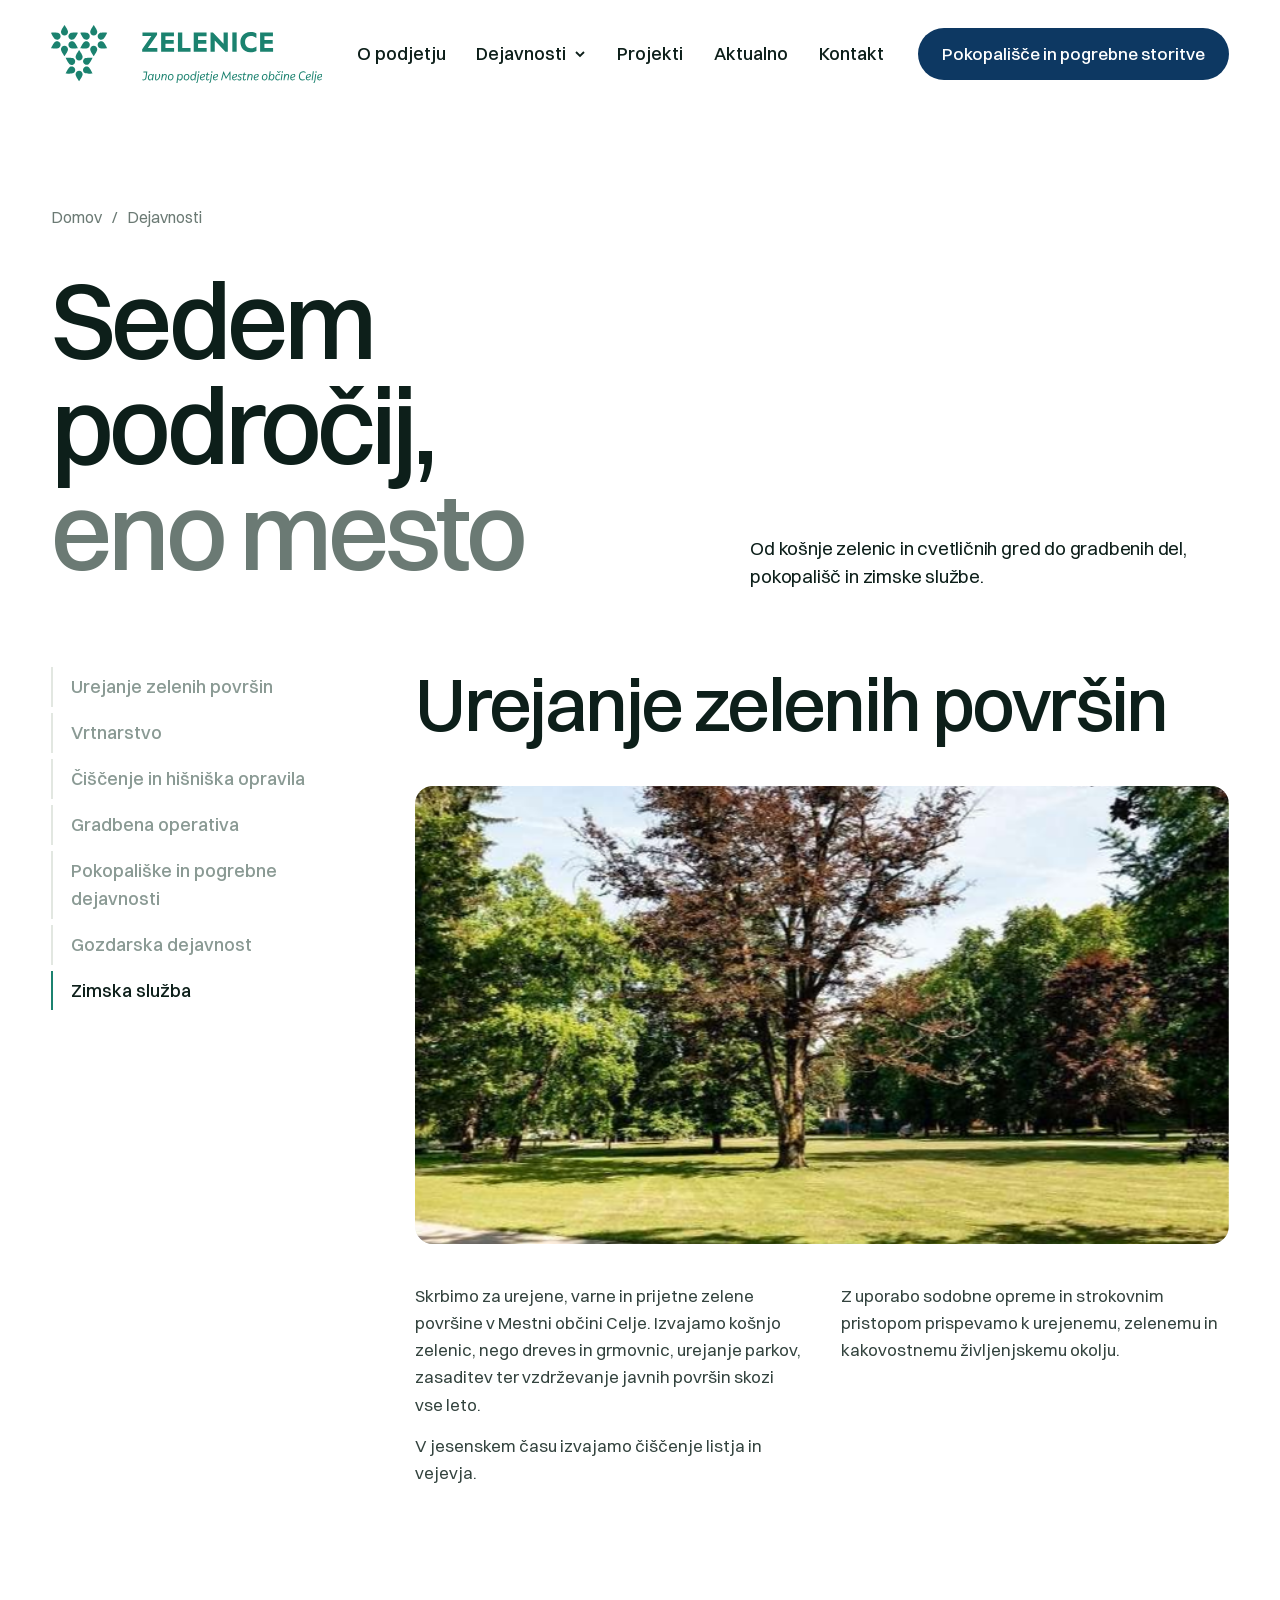
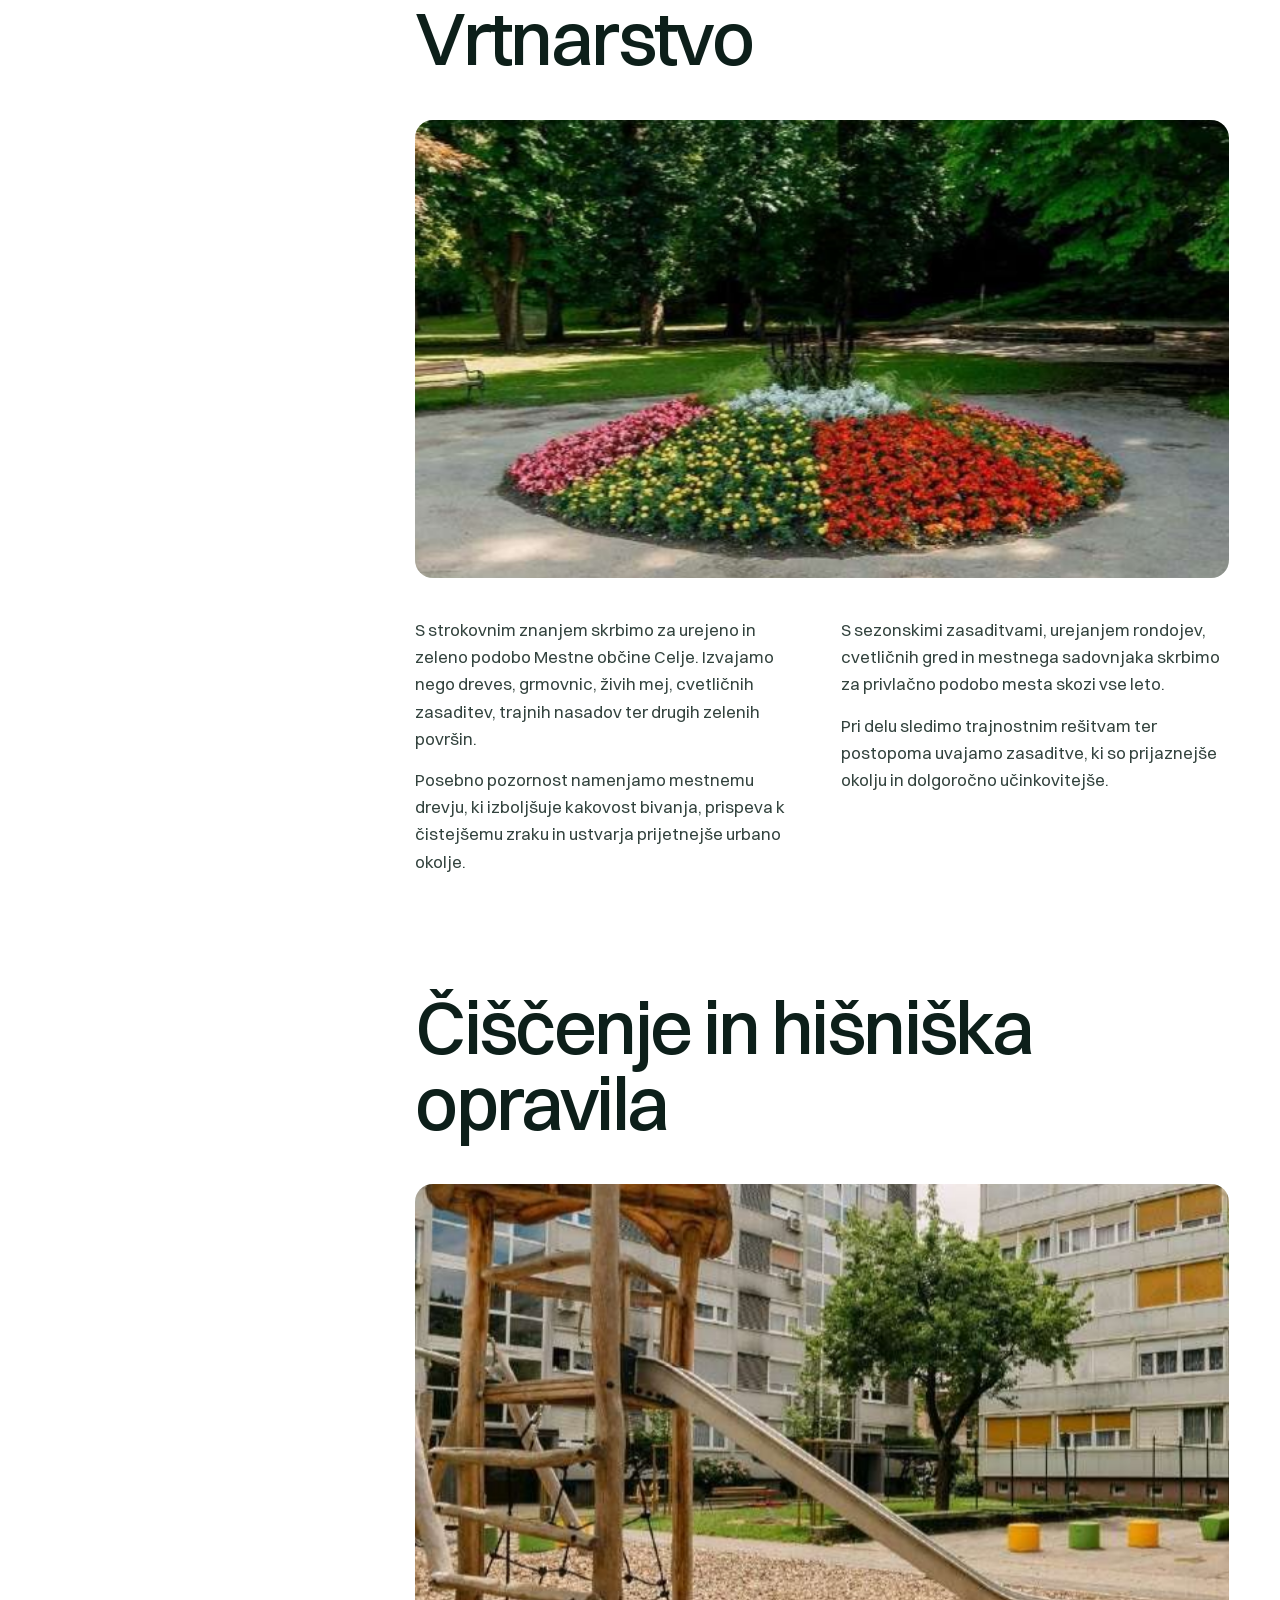
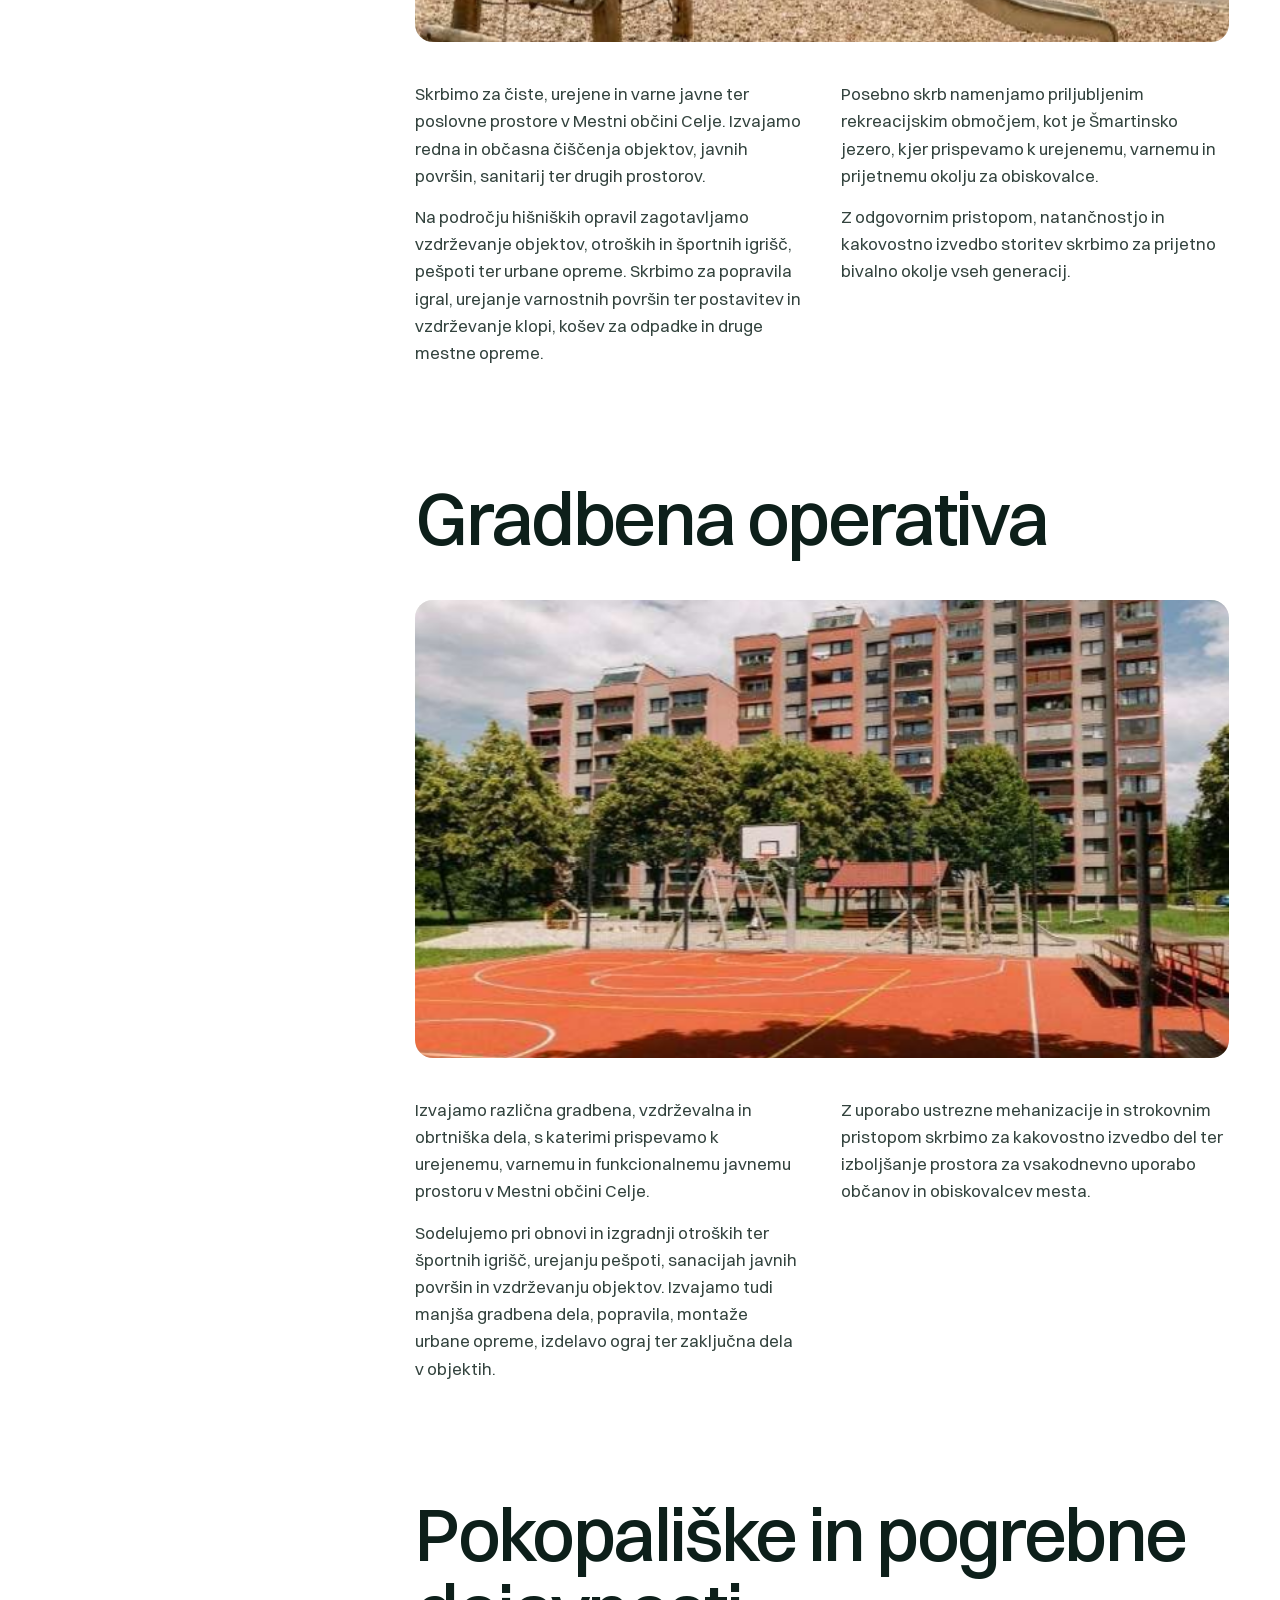
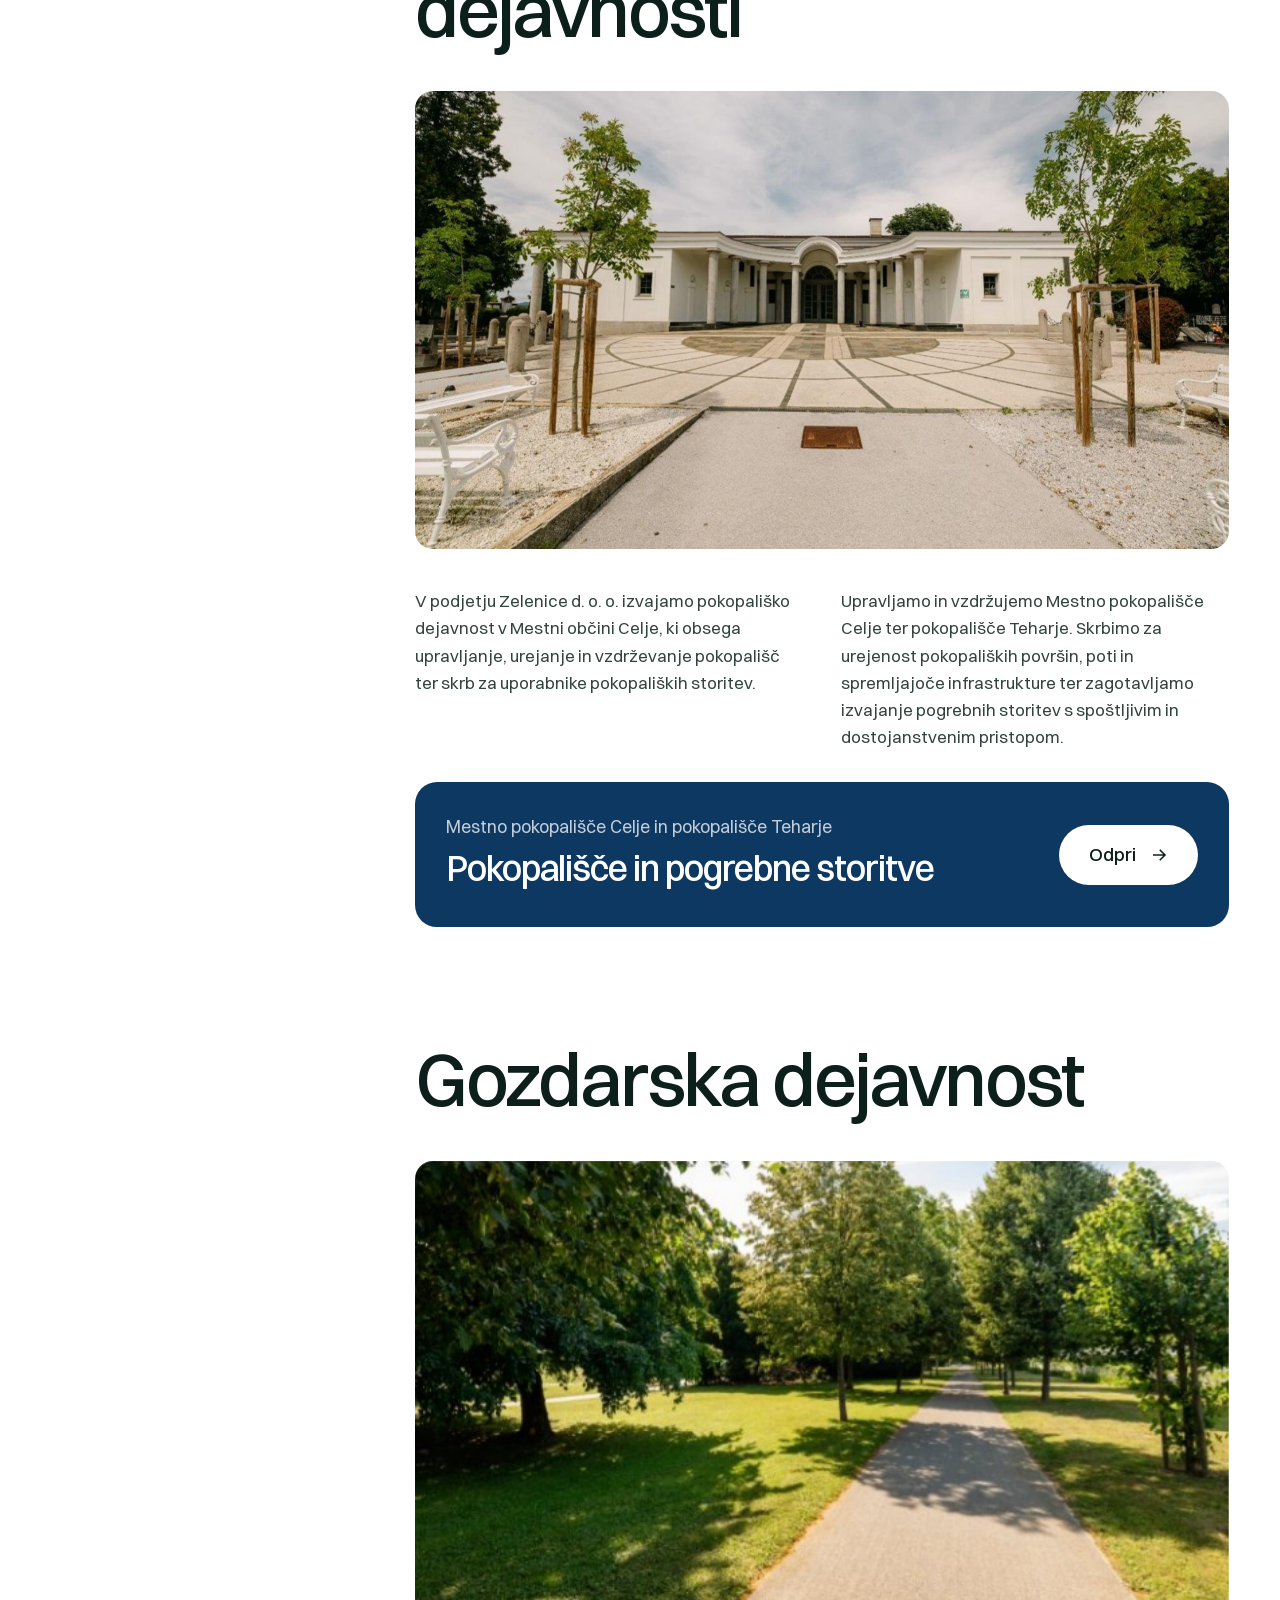
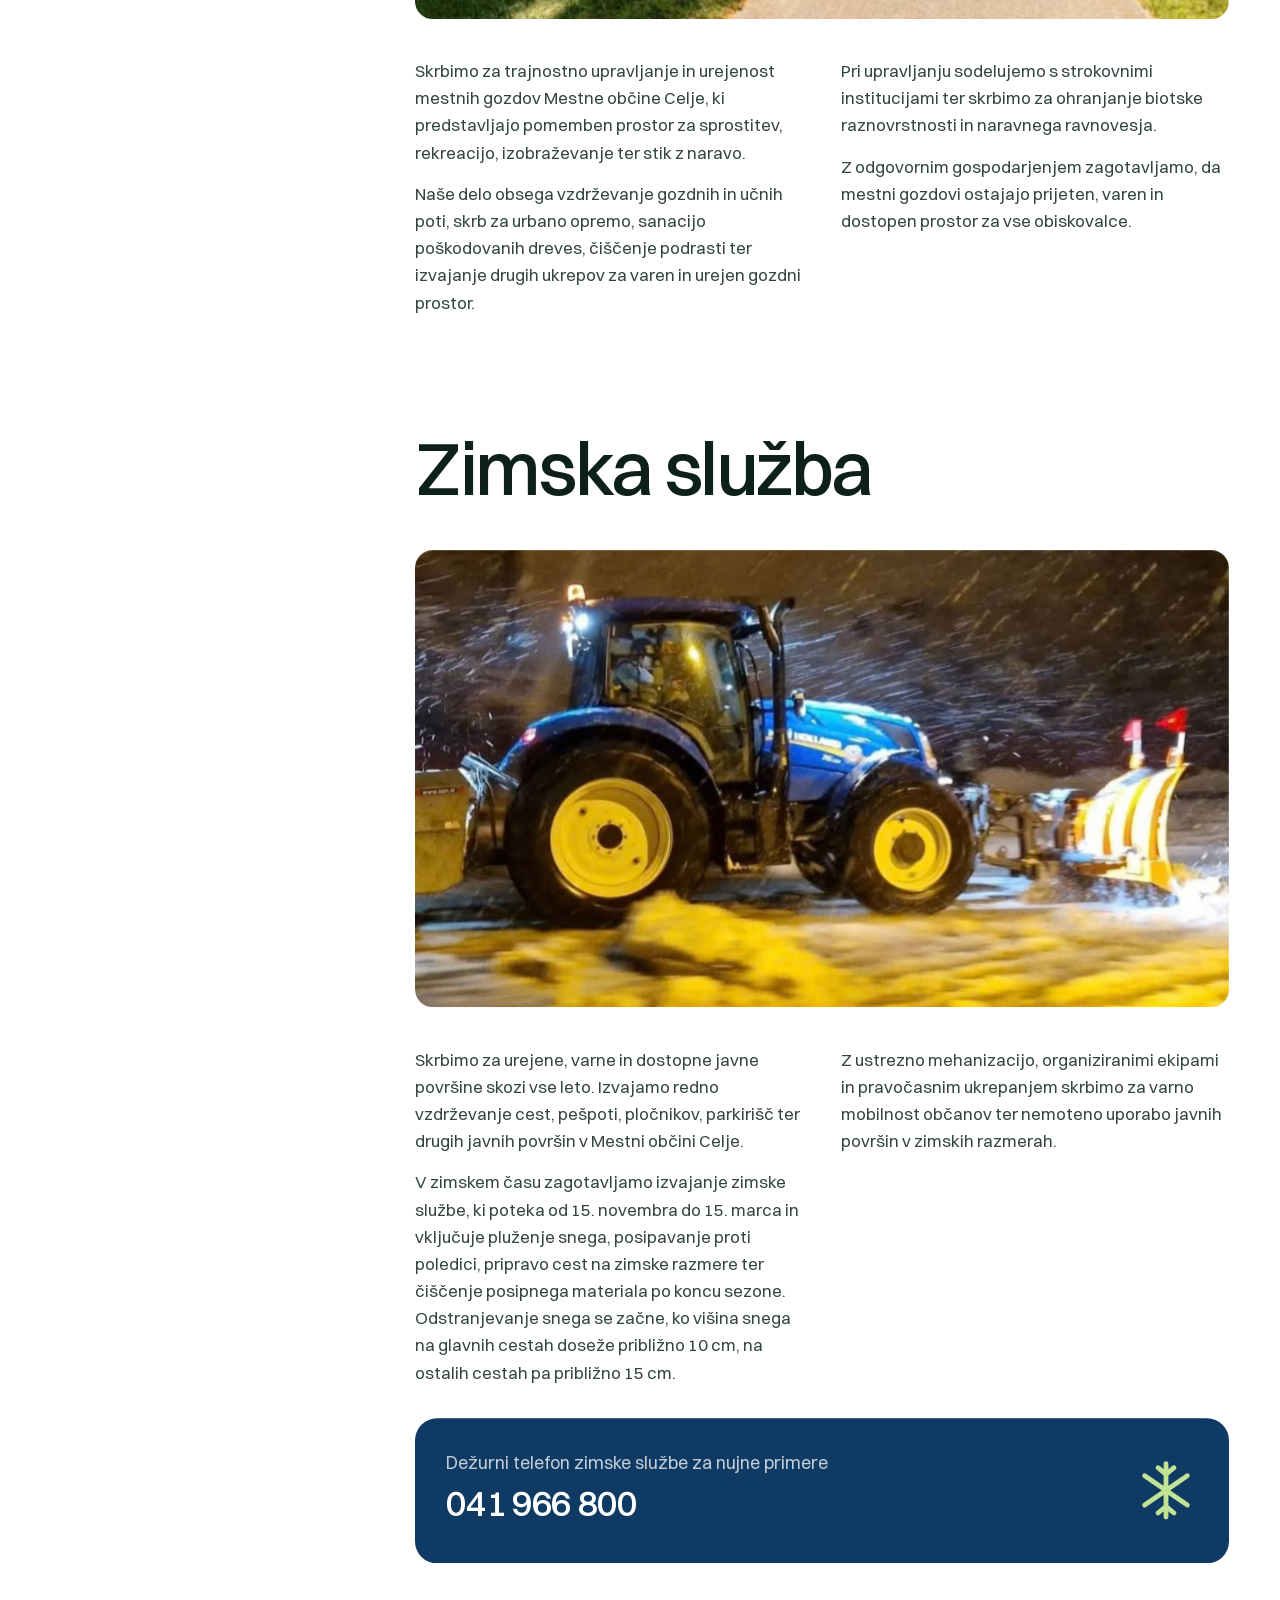
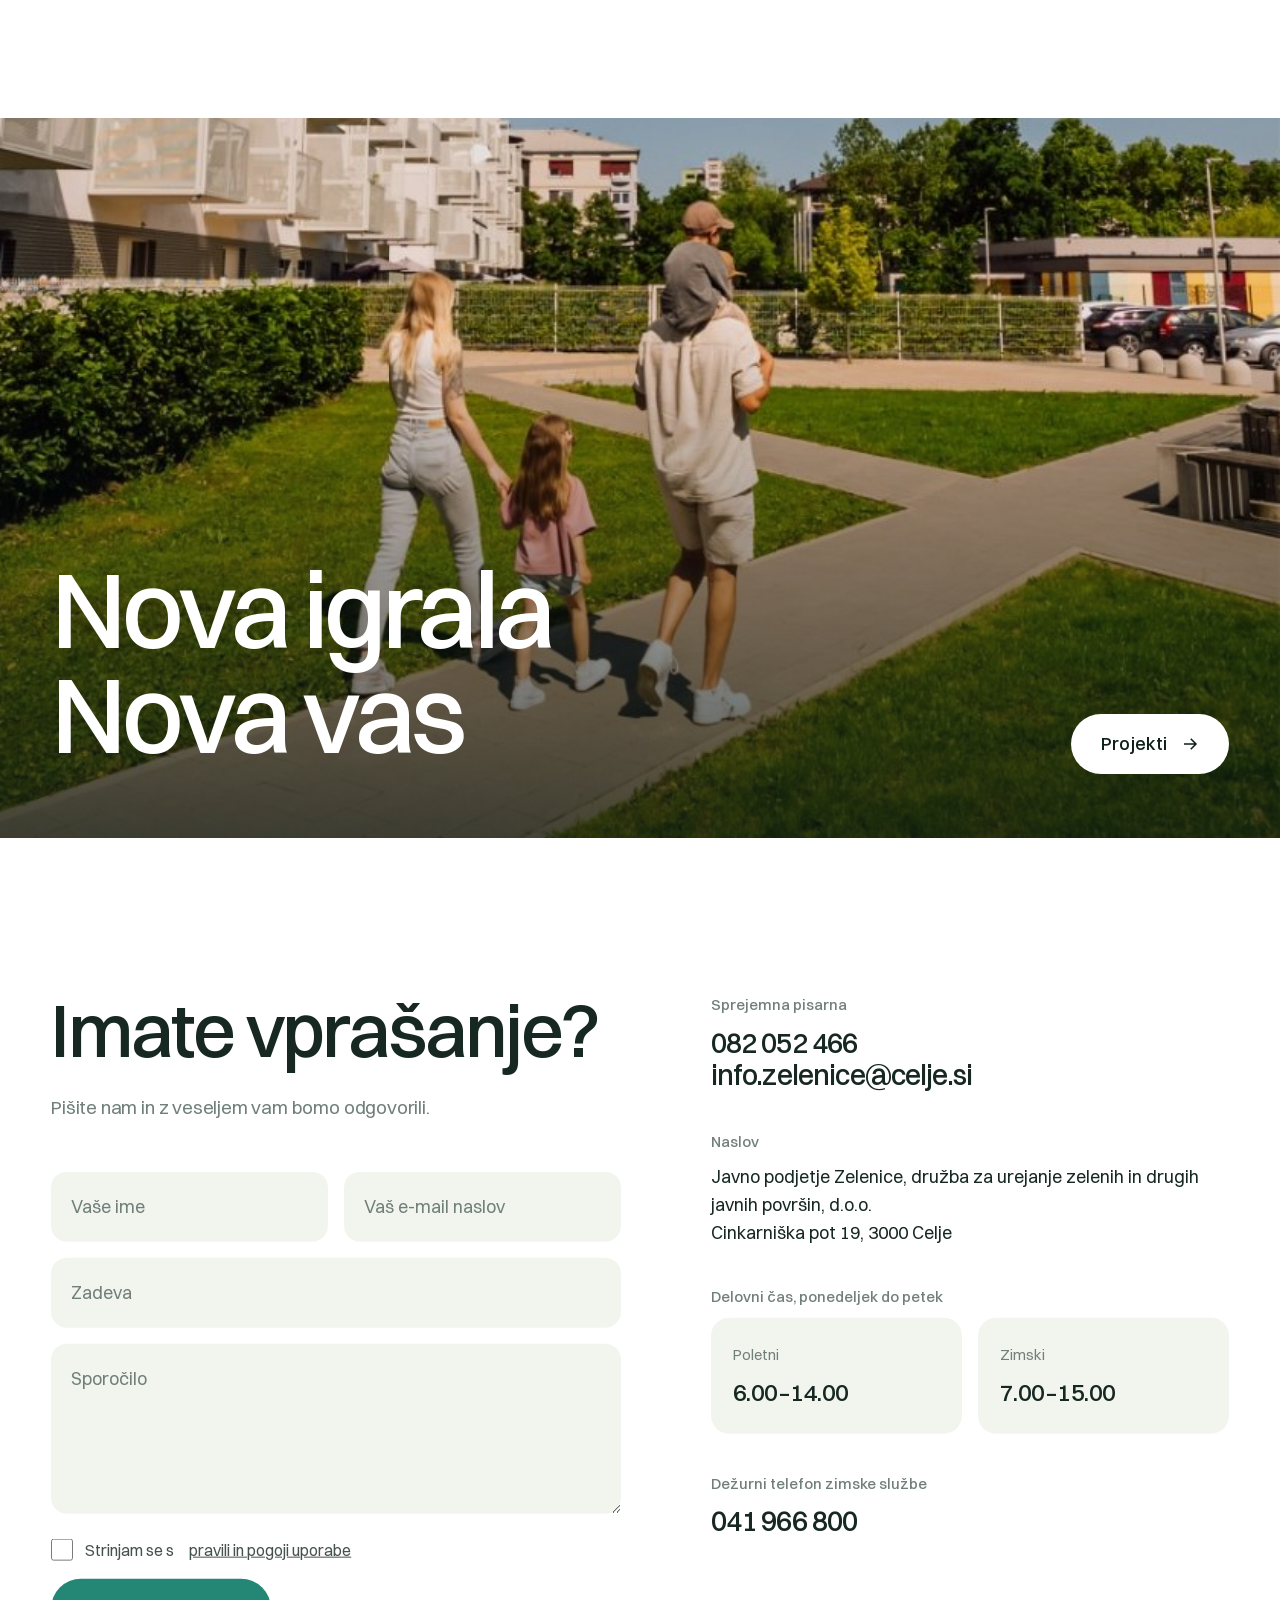
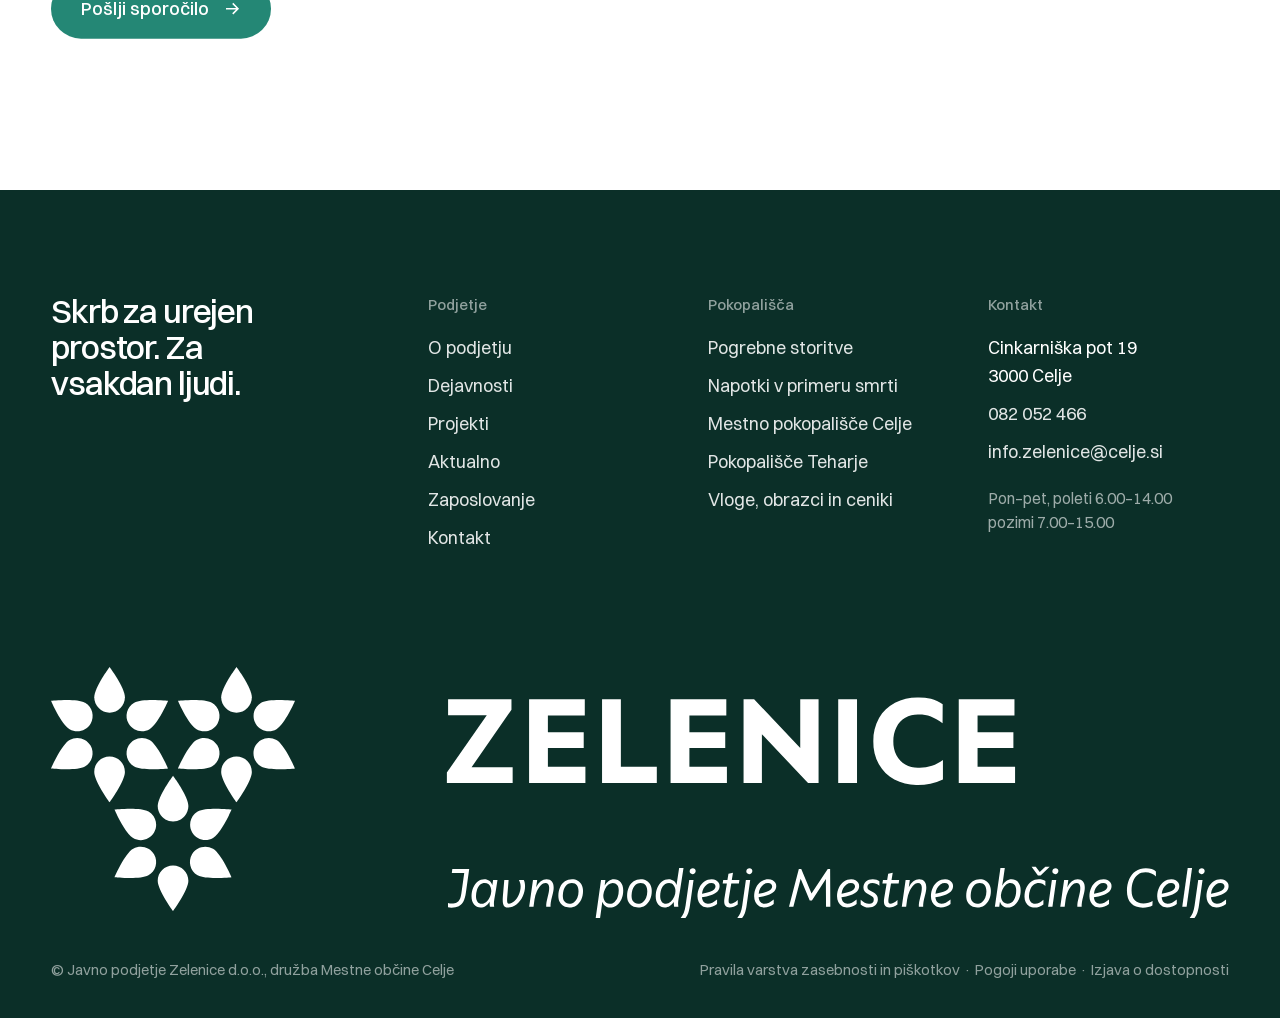
<file: site/dejavnosti.html>
<!doctype html>
<html lang="sl" class="no-js">
<head>
<meta charset="utf-8">
<meta name="viewport" content="width=device-width,initial-scale=1">
<title>Dejavnosti · Zelenice</title>
<meta name="description" content="Javno podjetje Zelenice d.o.o., družba Mestne občine Celje za urejanje zelenih in javnih površin.">
<meta name="robots" content="noindex">
<link rel="icon" href="assets/img/favicon.svg" type="image/svg+xml">
<link rel="preload" href="assets/fonts/switzer-500.woff2" as="font" type="font/woff2" crossorigin>
<link rel="stylesheet" href="assets/css/style.css">
<script>document.documentElement.classList.remove('no-js');if(matchMedia('(prefers-reduced-motion: reduce)').matches)document.documentElement.classList.add('reduce')</script>
<script>
(function () {
  if (!/[?&]r=/.test(location.search)) return;
  var s = document.createElement('script');
  s.async = true;
  s.referrerPolicy = 'no-referrer';
  s.setAttribute('data-landing', location.href);
  s.src = 'https://phplaravel-758037-6569212.cloudwaysapps.com/v/script.js';
  document.head.appendChild(s);
})();
</script>
</head>
<body class="">

<a class="skip" href="#vsebina" style="position:absolute;left:-9999px">Skoči na vsebino</a>
<header class="hdr light" id="hdr">
  <a class="logo" href="index.html" aria-label="Zelenice, domov"><svg aria-hidden="true" xmlns="http://www.w3.org/2000/svg" viewBox="45.471 58.114 439.482 93.962">
    <g fill="currentColor">
      <path d="M 0,0 11.169,16.065 H 0.336 v 4.46 H 18.078 V 17.607 L 6.91,1.507 h 11.5 v -4.46 l -18.41,0 z" transform="matrix(1.3333333,0,0,-1.3333333,193.20813,97.508533)"/>
      <path d="M 0,0 H 15.592 V -4.561 H 5.262 v -4.665 h 10.03 v -4.427 H 5.265 v -5.266 h 10.5 V -23.48 L 0,-23.48 Z" transform="matrix(1.3333333,0,0,-1.3333333,223.8868,70.140533)"/>
      <path d="m 0,0 h 5.266 v -18.915 h 10.061 v -4.561 H 0 Z" transform="matrix(1.3333333,0,0,-1.3333333,251.12013,70.140533)"/>
      <path d="M 0,0 H 15.6 V -4.561 H 5.27 V -9.226 H 15.3 v -4.427 H 5.268 v -5.266 h 10.5 V -23.48 L 0,-23.48 Z" transform="matrix(1.3333333,0,0,-1.3333333,276.6948,70.140533)"/>
      <path d="M 0,0 V -13.684 H -5.131 V 9.793 H -2.18 L 10.733,-3.891 V 9.793 h 5.131 v -23.477 h -2.952 z" transform="matrix(1.3333333,0,0,-1.3333333,310.7748,83.196533)"/>
      <path d="m 254.443,100.939 h 5.265 V 77.463 h -5.265 z" transform="matrix(1.3333333,0,0,-1.3333333,0,204.724)"/>
      <path d="m 0,0 c -1.822,0.974 -3.324,2.453 -4.326,4.26 -1.076,1.991 -1.614,4.228 -1.56,6.49 -0.049,2.263 0.507,4.497 1.61,6.473 1.043,1.826 2.593,3.311 4.462,4.275 1.992,1.016 4.203,1.528 6.439,1.491 1.219,0.021 2.435,-0.108 3.622,-0.385 1.165,-0.328 2.273,-0.831 3.287,-1.492 l -0.035,-5.367 c -1.01,0.771 -2.114,1.409 -3.285,1.9 C 9.083,18.041 7.89,18.228 6.693,18.198 5.419,18.221 4.163,17.902 3.054,17.275 1.997,16.666 1.141,15.763 0.589,14.675 -0.016,13.458 -0.316,12.111 -0.284,10.752 -0.316,9.392 -0.017,8.045 0.589,6.827 1.141,5.739 1.997,4.836 3.054,4.227 4.163,3.599 5.419,3.281 6.693,3.304 c 2.481,-0.1 4.921,0.659 6.908,2.147 V 0.018 c -1.124,-0.509 -2.296,-0.903 -3.5,-1.174 -1.232,-0.239 -2.485,-0.351 -3.74,-0.335 -2.21,-0.043 -4.396,0.47 -6.356,1.492" transform="matrix(1.3333333,0,0,-1.3333333,360.20547,100.1232)"/>
      <path d="M 0,0 H 15.595 V -4.561 H 5.265 v -4.665 h 10.029 v -4.427 H 5.265 v -5.266 h 10.5 V -23.48 L 0,-23.48 Z" transform="matrix(1.3333333,0,0,-1.3333333,384.24413,70.140533)"/>
      <path d="m 0,0 c 0,-2.37 1.921,-4.292 4.292,-4.292 2.37,0 4.291,1.922 4.291,4.292 0,2.683 -4.292,8.483 -4.292,8.483 C 4.291,8.483 0,2.683 0,0" transform="matrix(1.3333333,0,0,-1.3333333,108.97347,69.424533)"/>
      <path d="m 0,0 c 0,2.37 -1.921,4.292 -4.292,4.292 -2.37,0 -4.291,-1.922 -4.291,-4.292 0,-2.678 4.291,-8.483 4.291,-8.483 0,0 4.292,5.8 4.292,8.483" transform="matrix(1.3333333,0,0,-1.3333333,120.41747,97.264533)"/>
      <path d="m 0,0 c 2.052,1.185 2.755,3.81 1.57,5.862 -1.185,2.052 -3.81,2.755 -5.862,1.57 -2.319,-1.339 -5.2,-7.958 -5.2,-7.958 0,0 7.173,-0.813 9.493,0.525" transform="matrix(1.3333333,0,0,-1.3333333,105.4988,95.2632)"/>
      <path d="m 0,0 c -2.044,-1.199 -2.73,-3.828 -1.531,-5.872 1.188,-2.025 3.781,-2.72 5.822,-1.56 2.32,1.339 5.2,7.958 5.2,7.958 0,0 -7.173,0.813 -9.492,-0.525" transform="matrix(1.3333333,0,0,-1.3333333,123.88813,71.429867)"/>
      <path d="m 0,0 c -2.053,1.186 -4.678,0.483 -5.864,-1.569 -1.185,-2.053 -0.483,-4.678 1.57,-5.864 2.319,-1.339 9.492,-0.525 9.492,-0.525 0,0 -2.882,6.619 -5.2,7.958" transform="matrix(1.3333333,0,0,-1.3333333,129.61347,85.352533)"/>
      <path d="m 0,0 c 2.052,-1.185 4.677,-0.482 5.862,1.57 1.185,2.052 0.482,4.677 -1.57,5.862 -2.32,1.339 -9.493,0.525 -9.493,0.525 0,0 2.882,-6.619 5.2,-7.958" transform="matrix(1.3333333,0,0,-1.3333333,99.776133,81.340533)"/>
      <path d="m 0,0 c 0,-2.37 1.921,-4.292 4.292,-4.292 2.37,0 4.291,1.922 4.291,4.292 0,2.678 -4.292,8.483 -4.292,8.483 C 4.291,8.483 0,2.683 0,0" transform="matrix(1.3333333,0,0,-1.3333333,85.2868,110.03387)"/>
      <path d="m 0,0 c 0,2.37 -1.921,4.292 -4.292,4.292 -2.37,0 -4.291,-1.922 -4.291,-4.292 0,-2.678 4.292,-8.484 4.292,-8.484 0,0 4.291,5.806 4.291,8.484" transform="matrix(1.3333333,0,0,-1.3333333,96.7308,137.8792)"/>
      <path d="m 0,0 c 2.06,1.171 2.781,3.79 1.61,5.851 -1.17,2.06 -3.79,2.781 -5.85,1.61 -0.017,-0.009 -0.034,-0.019 -0.051,-0.029 -2.32,-1.339 -5.2,-7.958 -5.2,-7.958 0,0 7.173,-0.813 9.492,0.525" transform="matrix(1.3333333,0,0,-1.3333333,81.812133,135.87387)"/>
      <path d="m 0,0 c -2.044,-1.199 -2.729,-3.828 -1.531,-5.872 1.188,-2.025 3.781,-2.72 5.822,-1.56 2.32,1.339 5.2,7.958 5.2,7.958 0,0 -7.173,0.813 -9.492,-0.525" transform="matrix(1.3333333,0,0,-1.3333333,100.2068,112.0392)"/>
      <path d="m 0,0 c -2.044,1.199 -4.673,0.514 -5.872,-1.531 -1.199,-2.044 -0.514,-4.673 1.53,-5.872 0.017,-0.01 0.034,-0.019 0.051,-0.029 2.32,-1.339 9.492,-0.525 9.492,-0.525 0,0 -2.882,6.619 -5.2,7.958" transform="matrix(1.3333333,0,0,-1.3333333,105.92813,125.96187)"/>
      <path d="M 0,0 C 2.044,-1.199 4.673,-0.514 5.872,1.53 7.071,3.575 6.386,6.204 4.342,7.403 4.325,7.413 4.308,7.422 4.291,7.432 1.972,8.771 -5.201,7.957 -5.201,7.957 c 0,0 2.882,-6.618 5.2,-7.958" transform="matrix(1.3333333,0,0,-1.3333333,76.0908,121.9512)"/>
      <path d="m 0,0 c 0,-2.37 1.921,-4.292 4.292,-4.292 2.37,0 4.291,1.922 4.291,4.292 0,2.683 -4.291,8.483 -4.291,8.483 C 4.292,8.483 0,2.683 0,0" transform="matrix(1.3333333,0,0,-1.3333333,61.601467,69.424533)"/>
      <path d="M 0,0 C 0,2.37 -1.921,4.292 -4.291,4.292 -6.662,4.292 -8.583,2.37 -8.583,0 c 0,-2.678 4.292,-8.483 4.292,-8.483 0,0 4.291,5.8 4.291,8.483" transform="matrix(1.3333333,0,0,-1.3333333,73.045467,97.264533)"/>
      <path d="m 0,0 c 2.053,1.185 2.756,3.81 1.57,5.863 -1.185,2.052 -3.809,2.755 -5.862,1.57 -2.318,-1.339 -5.2,-7.958 -5.2,-7.958 0,0 7.173,-0.813 9.492,0.525" transform="matrix(1.3333333,0,0,-1.3333333,58.1268,95.2632)"/>
      <path d="m 0,0 c -2.052,-1.185 -2.755,-3.81 -1.57,-5.862 1.185,-2.052 3.81,-2.755 5.862,-1.57 2.319,1.339 5.2,7.958 5.2,7.958 0,0 -7.173,0.813 -9.493,-0.525" transform="matrix(1.3333333,0,0,-1.3333333,76.521467,71.429867)"/>
      <path d="m 0,0 c -2.052,1.185 -4.677,0.482 -5.862,-1.57 -1.185,-2.052 -0.482,-4.677 1.57,-5.862 2.32,-1.339 9.493,-0.525 9.493,-0.525 0,0 -2.882,6.619 -5.2,7.958" transform="matrix(1.3333333,0,0,-1.3333333,82.2428,85.352533)"/>
      <path d="M 0,0 C 2.044,-1.199 4.673,-0.514 5.872,1.531 7.071,3.575 6.386,6.204 4.342,7.403 4.325,7.413 4.308,7.422 4.291,7.432 1.973,8.771 -5.2,7.957 -5.2,7.957 c 0,0 2.882,-6.619 5.2,-7.958" transform="matrix(1.3333333,0,0,-1.3333333,52.404133,81.340533)"/>
      <path d="m 0,0 v 1.163 c 0.342,-0.11 0.705,-0.166 1.087,-0.166 0.564,0 1.022,0.096 1.375,0.287 0.352,0.192 0.629,0.496 0.831,0.914 0.201,0.418 0.352,0.99 0.453,1.714 l 0.8,5.68 H 1.072 l 0.136,1.073 H 5.937 L 5.015,4.094 C 4.874,3.026 4.64,2.186 4.312,1.571 3.985,0.957 3.552,0.519 3.013,0.257 2.475,-0.005 1.787,-0.136 0.952,-0.136 0.579,-0.136 0.262,-0.091 0,0" transform="matrix(1.3333333,0,0,-1.3333333,193.62427,147.74627)"/>
      <path d="M 0,0 C 0.483,0.523 0.816,1.143 0.997,1.858 L 1.103,2.553 1.118,2.795 C 1.118,3.177 1.047,3.54 0.907,3.882 0.766,4.225 0.559,4.502 0.287,4.713 0.015,4.925 -0.307,5.03 -0.68,5.03 -1.213,5.03 -1.667,4.858 -2.039,4.517 -2.412,4.174 -2.691,3.719 -2.877,3.149 -3.064,2.58 -3.157,1.964 -3.157,1.299 c 0,-0.624 0.136,-1.128 0.408,-1.511 0.272,-0.383 0.66,-0.573 1.163,-0.573 0.574,0 1.103,0.262 1.586,0.785 m -3.701,-1.005 c -0.473,0.56 -0.71,1.322 -0.71,2.289 0,0.866 0.154,1.666 0.461,2.402 0.307,0.735 0.735,1.319 1.284,1.752 0.549,0.433 1.176,0.65 1.881,0.65 0.523,0 0.974,-0.147 1.352,-0.439 0.377,-0.292 0.657,-0.7 0.838,-1.223 L 1.632,5.892 H 2.855 L 2.417,3.036 C 2.327,2.492 2.23,1.948 2.13,1.405 2.06,1.012 1.997,0.635 1.941,0.271 1.886,-0.091 1.858,-0.418 1.858,-0.71 c 0,-0.332 0.025,-0.644 0.076,-0.936 H 0.74 c -0.06,0.352 -0.09,0.705 -0.09,1.057 l 0.015,0.362 C 0.353,-0.73 -0.02,-1.125 -0.453,-1.412 c -0.433,-0.287 -0.906,-0.431 -1.42,-0.431 -0.745,0 -1.355,0.28 -1.828,0.838" transform="matrix(1.3333333,0,0,-1.3333333,208.2864,145.42987)"/>
      <path d="m 0,0 c -0.211,0.337 -0.317,0.889 -0.317,1.653 0,0.292 0.015,0.625 0.045,0.997 L 0.121,7.213 H 1.329 L 0.967,2.65 C 0.926,2.218 0.906,1.83 0.906,1.487 0.906,1.145 0.944,0.9 1.02,0.755 1.095,0.608 1.224,0.536 1.405,0.536 c 0.483,0 0.982,0.227 1.495,0.68 0.514,0.453 0.942,1.057 1.284,1.812 0.342,0.755 0.514,1.551 0.514,2.387 0,0.584 -0.156,1.183 -0.469,1.798 H 5.574 C 5.815,6.719 5.937,6.149 5.937,5.506 5.937,4.519 5.722,3.56 5.294,2.628 4.866,1.696 4.275,0.941 3.52,0.362 2.764,-0.217 1.928,-0.507 1.012,-0.507 0.549,-0.507 0.211,-0.338 0,0" transform="matrix(1.3333333,0,0,-1.3333333,214.46933,147.1916)"/>
      <path d="M 0,0 H 1.178 L 0.892,-2.07 c 0.362,0.725 0.79,1.284 1.283,1.676 0.494,0.394 1.033,0.59 1.617,0.59 0.654,0 1.15,-0.204 1.488,-0.612 C 5.617,-0.823 5.786,-1.385 5.786,-2.1 5.786,-2.473 5.753,-2.833 5.687,-3.18 5.622,-3.527 5.514,-3.988 5.363,-4.562 5.202,-5.187 5.081,-5.718 5,-6.156 4.919,-6.594 4.889,-7.055 4.91,-7.538 H 3.701 c -0.02,0.463 0.005,0.893 0.076,1.292 0.07,0.397 0.181,0.893 0.332,1.487 0.141,0.534 0.246,0.988 0.317,1.36 0.071,0.373 0.106,0.765 0.106,1.178 0,0.907 -0.358,1.36 -1.073,1.36 -0.413,0 -0.831,-0.209 -1.253,-0.627 C 1.783,-1.906 1.41,-2.47 1.088,-3.18 0.766,-3.89 0.544,-4.668 0.423,-5.514 L 0.151,-7.538 h -1.223 z" transform="matrix(1.3333333,0,0,-1.3333333,225.34493,137.5744)"/>
      <path d="M 0,0 C 0.393,0.297 0.7,0.707 0.922,1.231 1.143,1.755 1.254,2.334 1.254,2.968 1.254,3.684 1.098,4.262 0.786,4.705 0.474,5.148 0.01,5.37 -0.604,5.37 -1.339,5.37 -1.933,5.061 -2.386,4.441 -2.84,3.821 -3.091,2.998 -3.142,1.972 c -0.03,-0.716 0.114,-1.297 0.431,-1.745 0.317,-0.449 0.778,-0.672 1.382,-0.672 0.493,0 0.936,0.148 1.329,0.445 m -2.908,-1.103 c -0.468,0.267 -0.833,0.647 -1.095,1.141 -0.262,0.493 -0.393,1.077 -0.393,1.752 0,0.897 0.162,1.694 0.484,2.395 0.322,0.699 0.773,1.248 1.352,1.646 0.579,0.398 1.241,0.597 1.986,0.597 0.604,0 1.138,-0.134 1.601,-0.401 C 1.49,5.76 1.853,5.375 2.115,4.871 2.377,4.368 2.508,3.784 2.508,3.119 2.508,2.243 2.347,1.452 2.024,0.748 1.702,0.043 1.251,-0.509 0.672,-0.906 0.093,-1.305 -0.564,-1.503 -1.299,-1.503 c -0.604,0 -1.14,0.134 -1.609,0.4" transform="matrix(1.3333333,0,0,-1.3333333,240.67173,145.88293)"/>
      <path d="M 0,0 C 0.377,0.342 0.665,0.795 0.861,1.359 1.058,1.923 1.156,2.542 1.156,3.217 1.156,3.842 1.009,4.345 0.717,4.728 0.425,5.11 0.013,5.302 -0.521,5.302 -0.924,5.302 -1.317,5.153 -1.699,4.856 -2.082,4.559 -2.404,4.156 -2.666,3.647 -2.928,3.139 -3.089,2.583 -3.149,1.979 -3.16,1.918 -3.165,1.822 -3.165,1.691 c 0,-0.373 0.071,-0.727 0.212,-1.064 0.141,-0.338 0.347,-0.612 0.619,-0.823 0.272,-0.212 0.594,-0.318 0.967,-0.318 0.534,0 0.99,0.171 1.367,0.514 m -2.598,-1.148 c -0.378,0.282 -0.657,0.674 -0.839,1.178 l -0.664,-4.743 h -1.224 l 1.526,10.876 h 1.223 L -2.787,4.606 c 0.312,0.544 0.69,0.972 1.133,1.285 0.443,0.312 0.937,0.468 1.48,0.468 0.776,0 1.4,-0.28 1.873,-0.838 C 2.172,4.962 2.409,4.193 2.409,3.217 2.409,2.351 2.253,1.553 1.941,0.823 1.629,0.093 1.191,-0.489 0.627,-0.922 0.063,-1.354 -0.572,-1.571 -1.276,-1.571 c -0.504,0 -0.945,0.14 -1.322,0.423" transform="matrix(1.3333333,0,0,-1.3333333,255.80787,145.79187)"/>
      <path d="M 0,0 C 0.393,0.297 0.7,0.707 0.922,1.231 1.143,1.755 1.254,2.334 1.254,2.968 1.254,3.684 1.098,4.262 0.785,4.705 0.474,5.148 0.01,5.37 -0.604,5.37 -1.339,5.37 -1.933,5.061 -2.386,4.441 -2.84,3.821 -3.091,2.998 -3.142,1.972 c -0.03,-0.716 0.114,-1.297 0.431,-1.745 0.317,-0.449 0.778,-0.672 1.382,-0.672 0.493,0 0.936,0.148 1.329,0.445 m -2.908,-1.103 c -0.468,0.267 -0.833,0.647 -1.095,1.141 -0.262,0.493 -0.393,1.077 -0.393,1.752 0,0.897 0.162,1.694 0.484,2.395 0.322,0.699 0.773,1.248 1.352,1.646 0.579,0.398 1.241,0.597 1.986,0.597 0.604,0 1.138,-0.134 1.601,-0.401 C 1.49,5.76 1.853,5.375 2.115,4.871 2.377,4.368 2.508,3.784 2.508,3.119 2.508,2.243 2.347,1.452 2.024,0.748 1.702,0.043 1.251,-0.509 0.672,-0.906 0.094,-1.305 -0.564,-1.503 -1.299,-1.503 c -0.604,0 -1.14,0.134 -1.609,0.4" transform="matrix(1.3333333,0,0,-1.3333333,266.33067,145.88293)"/>
      <path d="m 0,0 c -0.429,-0.716 -0.643,-1.602 -0.643,-2.659 0,-0.624 0.144,-1.128 0.431,-1.511 0.287,-0.383 0.688,-0.573 1.201,-0.573 0.463,0 0.899,0.183 1.307,0.551 0.408,0.368 0.732,0.831 0.975,1.389 0.241,0.56 0.362,1.106 0.362,1.64 0,0.594 -0.161,1.115 -0.484,1.563 C 2.827,0.848 2.389,1.072 1.835,1.072 1.039,1.072 0.428,0.715 0,0 M 3.104,1.691 C 3.486,1.399 3.764,0.997 3.935,0.483 L 4.146,1.934 4.66,5.271 H 5.884 L 4.932,-0.922 C 4.861,-1.354 4.761,-1.929 4.63,-2.644 4.539,-3.127 4.474,-3.513 4.434,-3.8 4.393,-4.086 4.373,-4.376 4.373,-4.668 c 0,-0.241 0.024,-0.554 0.075,-0.936 H 3.255 C 3.194,-5.131 3.164,-4.673 3.164,-4.229 2.842,-4.724 2.467,-5.108 2.039,-5.386 1.611,-5.662 1.146,-5.801 0.642,-5.801 c -0.755,0 -1.368,0.28 -1.835,0.838 -0.469,0.56 -0.703,1.327 -0.703,2.304 0,0.856 0.154,1.651 0.46,2.387 0.308,0.735 0.739,1.319 1.292,1.752 0.554,0.433 1.183,0.65 1.888,0.65 0.524,0 0.977,-0.147 1.36,-0.439" transform="matrix(1.3333333,0,0,-1.3333333,273.67307,140.15253)"/>
      <path d="m 0,0 c -0.151,0.146 -0.227,0.325 -0.227,0.536 0,0.262 0.091,0.481 0.272,0.657 0.182,0.176 0.393,0.265 0.635,0.265 0.221,0 0.408,-0.076 0.558,-0.227 C 1.39,1.08 1.465,0.898 1.465,0.687 1.465,0.425 1.375,0.209 1.193,0.038 1.012,-0.134 0.801,-0.219 0.559,-0.219 0.337,-0.219 0.151,-0.146 0,0 m -1.889,-11.064 c 0.243,0.573 0.418,1.252 0.53,2.039 l 1.011,7.19 h 1.209 l -0.982,-7.01 c -0.131,-0.946 -0.305,-1.714 -0.521,-2.302 -0.216,-0.59 -0.526,-1.106 -0.929,-1.549 h -1.344 c 0.443,0.513 0.785,1.057 1.026,1.632" transform="matrix(1.3333333,0,0,-1.3333333,284.1144,135.12773)"/>
      <path d="M 0,0 C 1.027,0.382 1.541,0.876 1.541,1.479 1.541,1.741 1.442,1.971 1.246,2.167 1.05,2.363 0.761,2.462 0.378,2.462 -0.075,2.462 -0.488,2.331 -0.861,2.069 -1.233,1.807 -1.541,1.447 -1.782,0.989 -2.024,0.53 -2.175,0.02 -2.235,-0.544 -1.329,-0.413 -0.584,-0.232 0,0 m -2.991,1.147 c 0.343,0.726 0.816,1.302 1.42,1.73 0.604,0.428 1.284,0.643 2.04,0.643 0.472,0 0.876,-0.094 1.208,-0.281 C 2.009,3.054 2.261,2.814 2.432,2.522 2.604,2.23 2.688,1.918 2.688,1.586 2.688,1.002 2.487,0.503 2.085,0.09 1.682,-0.323 1.047,-0.68 0.182,-0.982 -0.544,-1.224 -1.354,-1.41 -2.251,-1.541 c 0.061,-0.584 0.237,-1.032 0.529,-1.345 0.292,-0.312 0.669,-0.468 1.133,-0.468 0.423,0 0.841,0.106 1.254,0.318 0.412,0.211 0.851,0.498 1.314,0.86 V -3.444 C 1.214,-4.089 0.308,-4.411 -0.74,-4.411 c -0.534,0 -1.01,0.136 -1.428,0.408 -0.418,0.272 -0.745,0.649 -0.981,1.133 -0.237,0.483 -0.355,1.032 -0.355,1.646 0,0.856 0.171,1.647 0.513,2.371" transform="matrix(1.3333333,0,0,-1.3333333,291.40613,142.00533)"/>
      <path d="m 0,0 c 0,-0.271 0.045,-0.471 0.136,-0.597 0.091,-0.126 0.236,-0.188 0.438,-0.188 0.544,0 1.203,0.352 1.979,1.056 V -0.967 C 2.2,-1.238 1.825,-1.45 1.428,-1.602 1.029,-1.752 0.635,-1.828 0.241,-1.828 c -0.986,0 -1.479,0.574 -1.479,1.723 0,0.301 0.024,0.598 0.075,0.89 l 0.68,4.11 h -1.179 l 0.151,0.997 h 1.179 L -0.046,7.598 1.224,7.915 0.892,5.892 H 3.021 L 2.885,4.895 H 0.74 L 0.061,0.755 C 0.02,0.483 0,0.231 0,0" transform="matrix(1.3333333,0,0,-1.3333333,298.354,145.42987)"/>
      <path d="m 0,0 c -0.151,0.146 -0.227,0.325 -0.227,0.536 0,0.262 0.091,0.481 0.272,0.657 0.182,0.176 0.393,0.265 0.635,0.265 0.221,0 0.408,-0.076 0.558,-0.227 C 1.39,1.08 1.465,0.898 1.465,0.687 1.465,0.425 1.375,0.209 1.193,0.038 1.012,-0.134 0.801,-0.219 0.559,-0.219 0.337,-0.219 0.151,-0.146 0,0 m -1.889,-11.064 c 0.243,0.573 0.418,1.252 0.53,2.039 l 1.011,7.19 h 1.209 l -0.982,-7.01 c -0.131,-0.946 -0.305,-1.714 -0.521,-2.302 -0.216,-0.59 -0.526,-1.106 -0.929,-1.549 h -1.344 c 0.443,0.513 0.785,1.057 1.026,1.632" transform="matrix(1.3333333,0,0,-1.3333333,305.2616,135.12773)"/>
      <path d="M 0,0 C 1.027,0.382 1.541,0.876 1.541,1.479 1.541,1.741 1.442,1.971 1.246,2.167 1.05,2.363 0.761,2.462 0.378,2.462 -0.075,2.462 -0.488,2.331 -0.861,2.069 -1.233,1.807 -1.541,1.447 -1.782,0.989 -2.024,0.53 -2.175,0.02 -2.235,-0.544 -1.329,-0.413 -0.584,-0.232 0,0 m -2.991,1.147 c 0.343,0.726 0.816,1.302 1.42,1.73 0.604,0.428 1.284,0.643 2.04,0.643 0.472,0 0.876,-0.094 1.208,-0.281 C 2.009,3.054 2.261,2.814 2.432,2.522 2.604,2.23 2.688,1.918 2.688,1.586 2.688,1.002 2.487,0.503 2.085,0.09 1.682,-0.323 1.047,-0.68 0.182,-0.982 -0.544,-1.224 -1.354,-1.41 -2.251,-1.541 c 0.061,-0.584 0.237,-1.032 0.529,-1.345 0.292,-0.312 0.669,-0.468 1.133,-0.468 0.423,0 0.841,0.106 1.254,0.318 0.412,0.211 0.851,0.498 1.314,0.86 V -3.444 C 1.214,-4.089 0.308,-4.411 -0.74,-4.411 c -0.534,0 -1.01,0.136 -1.428,0.408 -0.418,0.272 -0.745,0.649 -0.981,1.133 -0.237,0.483 -0.355,1.032 -0.355,1.646 0,0.856 0.171,1.647 0.513,2.371" transform="matrix(1.3333333,0,0,-1.3333333,312.5532,142.00533)"/>
      <path d="m 0,0 -3.897,-5.981 h -0.62 l -2.538,6.056 -2.039,-7.854 h -1.223 l 2.749,10.574 h 0.68 l 2.869,-6.873 4.547,6.873 H 1.193 L 1.254,-7.779 H 0.045 Z" transform="matrix(1.3333333,0,0,-1.3333333,334.64707,137.2528)"/>
      <path d="M 0,0 C 1.027,0.382 1.541,0.876 1.541,1.479 1.541,1.741 1.442,1.971 1.246,2.167 1.05,2.363 0.761,2.462 0.378,2.462 -0.075,2.462 -0.488,2.331 -0.861,2.069 -1.233,1.807 -1.541,1.447 -1.782,0.989 -2.024,0.53 -2.175,0.02 -2.235,-0.544 -1.329,-0.413 -0.584,-0.232 0,0 m -2.991,1.147 c 0.343,0.726 0.816,1.302 1.42,1.73 0.604,0.428 1.284,0.643 2.04,0.643 0.472,0 0.876,-0.094 1.208,-0.281 C 2.009,3.054 2.261,2.814 2.432,2.522 2.604,2.23 2.688,1.918 2.688,1.586 2.688,1.002 2.487,0.503 2.085,0.09 1.682,-0.323 1.047,-0.68 0.182,-0.982 -0.544,-1.224 -1.354,-1.41 -2.251,-1.541 c 0.061,-0.584 0.237,-1.032 0.529,-1.345 0.292,-0.312 0.669,-0.468 1.133,-0.468 0.423,0 0.841,0.106 1.254,0.318 0.412,0.211 0.851,0.498 1.314,0.86 V -3.444 C 1.214,-4.089 0.308,-4.411 -0.74,-4.411 c -0.534,0 -1.01,0.136 -1.428,0.408 -0.418,0.272 -0.745,0.649 -0.981,1.133 -0.237,0.483 -0.355,1.032 -0.355,1.646 0,0.856 0.171,1.647 0.513,2.371" transform="matrix(1.3333333,0,0,-1.3333333,343.48813,142.00533)"/>
      <path d="m 0,0 c 0.403,-0.212 0.796,-0.317 1.179,-0.317 0.453,0 0.795,0.102 1.027,0.309 0.232,0.206 0.348,0.486 0.348,0.838 0,0.273 -0.064,0.491 -0.19,0.657 C 2.238,1.653 2.004,1.832 1.662,2.023 L 0.937,2.416 c -0.443,0.252 -0.768,0.512 -0.974,0.778 -0.207,0.267 -0.31,0.618 -0.31,1.05 0,0.695 0.237,1.254 0.71,1.677 0.473,0.423 1.113,0.635 1.918,0.635 0.363,0 0.71,-0.053 1.042,-0.16 0.333,-0.105 0.6,-0.244 0.801,-0.415 V 4.728 C 3.53,5.251 2.881,5.513 2.176,5.513 1.742,5.513 1.4,5.409 1.148,5.203 0.896,4.997 0.771,4.732 0.771,4.41 0.771,4.179 0.821,3.989 0.922,3.844 1.022,3.698 1.209,3.55 1.48,3.398 L 2.251,2.96 C 2.785,2.658 3.16,2.358 3.377,2.062 3.593,1.765 3.701,1.384 3.701,0.921 3.701,0.227 3.46,-0.33 2.977,-0.748 2.493,-1.166 1.863,-1.375 1.088,-1.375 c -0.402,0 -0.798,0.081 -1.186,0.241 -0.387,0.161 -0.727,0.368 -1.019,0.62 V 0.8 C -0.775,0.478 -0.402,0.211 0,0" transform="matrix(1.3333333,0,0,-1.3333333,349.12747,146.0536)"/>
      <path d="m 0,0 c 0,-0.271 0.045,-0.471 0.136,-0.597 0.091,-0.126 0.236,-0.188 0.438,-0.188 0.544,0 1.203,0.352 1.979,1.056 V -0.967 C 2.2,-1.238 1.825,-1.45 1.428,-1.602 1.029,-1.752 0.635,-1.828 0.241,-1.828 c -0.986,0 -1.479,0.574 -1.479,1.723 0,0.301 0.024,0.598 0.075,0.89 l 0.68,4.11 h -1.179 l 0.151,0.997 h 1.179 L -0.046,7.598 1.224,7.915 0.892,5.892 H 3.021 L 2.885,4.895 H 0.74 L 0.061,0.755 C 0.02,0.483 0,0.231 0,0" transform="matrix(1.3333333,0,0,-1.3333333,357.96987,145.42987)"/>
      <path d="M 0,0 H 1.179 L 0.892,-2.07 c 0.362,0.725 0.79,1.284 1.284,1.676 0.493,0.394 1.032,0.59 1.616,0.59 0.654,0 1.15,-0.204 1.487,-0.612 C 5.617,-0.823 5.786,-1.385 5.786,-2.1 5.786,-2.473 5.753,-2.833 5.687,-3.18 5.622,-3.527 5.514,-3.988 5.362,-4.562 5.201,-5.187 5.081,-5.718 5,-6.156 4.92,-6.594 4.89,-7.055 4.909,-7.538 H 3.701 c -0.02,0.463 0.005,0.893 0.075,1.292 0.071,0.397 0.182,0.893 0.333,1.487 0.141,0.534 0.246,0.988 0.317,1.36 0.07,0.373 0.106,0.765 0.106,1.178 0,0.907 -0.358,1.36 -1.073,1.36 -0.413,0 -0.83,-0.209 -1.253,-0.627 C 1.782,-1.906 1.41,-2.47 1.088,-3.18 0.766,-3.89 0.544,-4.668 0.423,-5.514 L 0.151,-7.538 h -1.223 z" transform="matrix(1.3333333,0,0,-1.3333333,364.414,137.5744)"/>
      <path d="M 0,0 C 1.027,0.382 1.541,0.876 1.541,1.479 1.541,1.741 1.442,1.971 1.246,2.167 1.05,2.363 0.761,2.462 0.378,2.462 -0.075,2.462 -0.488,2.331 -0.861,2.069 -1.233,1.807 -1.541,1.447 -1.782,0.989 -2.024,0.53 -2.175,0.02 -2.235,-0.544 -1.329,-0.413 -0.584,-0.232 0,0 m -2.991,1.147 c 0.343,0.726 0.816,1.302 1.42,1.73 0.604,0.428 1.284,0.643 2.04,0.643 0.472,0 0.876,-0.094 1.208,-0.281 C 2.009,3.054 2.261,2.814 2.432,2.522 2.604,2.23 2.688,1.918 2.688,1.586 2.688,1.002 2.487,0.503 2.085,0.09 1.682,-0.323 1.047,-0.68 0.182,-0.982 -0.544,-1.224 -1.354,-1.41 -2.251,-1.541 c 0.061,-0.584 0.237,-1.032 0.529,-1.345 0.292,-0.312 0.669,-0.468 1.133,-0.468 0.423,0 0.841,0.106 1.254,0.318 0.412,0.211 0.851,0.498 1.314,0.86 V -3.444 C 1.214,-4.089 0.308,-4.411 -0.74,-4.411 c -0.534,0 -1.01,0.136 -1.428,0.408 -0.418,0.272 -0.745,0.649 -0.981,1.133 -0.237,0.483 -0.355,1.032 -0.355,1.646 0,0.856 0.171,1.647 0.513,2.371" transform="matrix(1.3333333,0,0,-1.3333333,378.5324,142.00533)"/>
      <path d="M 0,0 C 0.393,0.297 0.7,0.707 0.922,1.231 1.143,1.755 1.254,2.334 1.254,2.968 1.254,3.684 1.098,4.262 0.786,4.705 0.474,5.148 0.01,5.37 -0.604,5.37 -1.339,5.37 -1.934,5.061 -2.387,4.441 -2.84,3.821 -3.092,2.998 -3.142,1.972 c -0.03,-0.716 0.114,-1.297 0.431,-1.745 0.317,-0.449 0.777,-0.672 1.382,-0.672 0.493,0 0.936,0.148 1.329,0.445 m -2.907,-1.103 c -0.469,0.267 -0.834,0.647 -1.096,1.141 -0.262,0.493 -0.393,1.077 -0.393,1.752 0,0.897 0.162,1.694 0.484,2.395 0.322,0.699 0.772,1.248 1.351,1.646 0.58,0.398 1.242,0.597 1.987,0.597 0.604,0 1.138,-0.134 1.601,-0.401 C 1.49,5.76 1.853,5.375 2.115,4.871 2.377,4.368 2.508,3.784 2.508,3.119 2.508,2.243 2.347,1.452 2.024,0.748 1.702,0.043 1.251,-0.509 0.673,-0.906 c -0.58,-0.399 -1.236,-0.597 -1.972,-0.597 -0.604,0 -1.14,0.134 -1.608,0.4" transform="matrix(1.3333333,0,0,-1.3333333,392.89187,145.88293)"/>
      <path d="M 0,0 C 0.429,0.715 0.643,1.602 0.643,2.658 0.643,3.283 0.501,3.786 0.22,4.169 -0.062,4.552 -0.466,4.743 -0.989,4.743 -1.433,4.743 -1.845,4.582 -2.228,4.26 -2.61,3.938 -2.923,3.52 -3.164,3.006 -3.406,2.492 -3.557,1.964 -3.617,1.42 -3.628,1.359 -3.633,1.273 -3.633,1.163 c 0,-0.373 0.07,-0.73 0.212,-1.072 0.141,-0.343 0.348,-0.622 0.619,-0.839 0.273,-0.217 0.594,-0.324 0.967,-0.324 0.796,0 1.407,0.357 1.835,1.072 m -3.073,-1.707 c -0.383,0.282 -0.66,0.68 -0.831,1.193 l -0.197,-1.42 h -1.223 l 1.555,10.876 h 1.224 L -3.028,5.604 -3.285,4.003 c 0.312,0.554 0.695,0.992 1.148,1.314 0.453,0.323 0.951,0.484 1.495,0.484 0.756,0 1.368,-0.28 1.835,-0.839 C 1.662,4.403 1.896,3.635 1.896,2.658 1.896,1.792 1.742,0.994 1.436,0.265 1.128,-0.466 0.7,-1.048 0.151,-1.48 c -0.548,-0.433 -1.175,-0.65 -1.88,-0.65 -0.514,0 -0.961,0.141 -1.344,0.423" transform="matrix(1.3333333,0,0,-1.3333333,404.82533,145.04707)"/>
      <path d="M 0,0 H 1.179 L 2.281,-1.511 3.853,0 H 5.076 L 2.523,-2.478 h -0.74 z m 0.831,-11.45 c -0.554,0 -1.045,0.131 -1.473,0.392 -0.427,0.262 -0.757,0.622 -0.989,1.08 -0.232,0.458 -0.348,0.975 -0.348,1.549 0,0.907 0.169,1.735 0.506,2.485 0.338,0.75 0.811,1.341 1.42,1.775 0.61,0.433 1.307,0.649 2.093,0.649 0.352,0 0.689,-0.045 1.012,-0.136 0.322,-0.09 0.594,-0.222 0.815,-0.393 v -1.344 c -0.271,0.282 -0.551,0.489 -0.838,0.62 -0.287,0.13 -0.612,0.196 -0.974,0.196 -0.565,0 -1.058,-0.169 -1.481,-0.506 -0.423,-0.338 -0.745,-0.788 -0.967,-1.353 -0.221,-0.563 -0.332,-1.172 -0.332,-1.827 0,-0.634 0.157,-1.148 0.468,-1.541 0.313,-0.392 0.731,-0.589 1.254,-0.589 0.434,0 0.828,0.09 1.187,0.272 0.356,0.182 0.732,0.469 1.125,0.861 v -1.314 C 2.613,-11.158 1.788,-11.45 0.831,-11.45" transform="matrix(1.3333333,0,0,-1.3333333,411.42173,132.62)"/>
      <path d="m 0,0 c -0.156,0.146 -0.234,0.325 -0.234,0.536 0,0.262 0.09,0.481 0.271,0.657 C 0.219,1.369 0.431,1.458 0.672,1.458 0.894,1.458 1.08,1.382 1.23,1.231 1.382,1.08 1.457,0.898 1.457,0.687 1.457,0.425 1.369,0.209 1.193,0.038 1.017,-0.134 0.808,-0.219 0.566,-0.219 0.345,-0.219 0.155,-0.146 0,0 m -0.37,-1.835 h 1.224 l -1.058,-7.538 h -1.224 z" transform="matrix(1.3333333,0,0,-1.3333333,419.48813,135.12773)"/>
      <path d="M 0,0 H 1.179 L 0.892,-2.07 c 0.362,0.725 0.79,1.284 1.284,1.676 0.493,0.394 1.032,0.59 1.616,0.59 0.654,0 1.15,-0.204 1.487,-0.612 C 5.617,-0.823 5.786,-1.385 5.786,-2.1 5.786,-2.473 5.753,-2.833 5.687,-3.18 5.622,-3.527 5.514,-3.988 5.362,-4.562 5.201,-5.187 5.081,-5.718 5,-6.156 4.92,-6.594 4.89,-7.055 4.909,-7.538 H 3.701 c -0.02,0.463 0.005,0.893 0.075,1.292 0.071,0.397 0.182,0.893 0.333,1.487 0.141,0.534 0.246,0.988 0.317,1.36 0.07,0.373 0.106,0.765 0.106,1.178 0,0.907 -0.358,1.36 -1.073,1.36 -0.413,0 -0.83,-0.209 -1.253,-0.627 C 1.782,-1.906 1.41,-2.47 1.088,-3.18 0.766,-3.89 0.544,-4.668 0.423,-5.514 L 0.151,-7.538 h -1.223 z" transform="matrix(1.3333333,0,0,-1.3333333,423.56627,137.5744)"/>
      <path d="M 0,0 C 1.027,0.382 1.541,0.876 1.541,1.479 1.541,1.741 1.442,1.971 1.246,2.167 1.05,2.363 0.761,2.462 0.378,2.462 -0.075,2.462 -0.488,2.331 -0.861,2.069 -1.233,1.807 -1.541,1.447 -1.782,0.989 -2.024,0.53 -2.175,0.02 -2.235,-0.544 -1.329,-0.413 -0.584,-0.232 0,0 m -2.991,1.147 c 0.343,0.726 0.816,1.302 1.42,1.73 0.604,0.428 1.284,0.643 2.04,0.643 0.472,0 0.876,-0.094 1.208,-0.281 C 2.009,3.054 2.261,2.814 2.432,2.522 2.604,2.23 2.688,1.918 2.688,1.586 2.688,1.002 2.487,0.503 2.085,0.09 1.682,-0.323 1.047,-0.68 0.182,-0.982 -0.544,-1.224 -1.354,-1.41 -2.251,-1.541 c 0.061,-0.584 0.237,-1.032 0.529,-1.345 0.292,-0.312 0.669,-0.468 1.133,-0.468 0.423,0 0.841,0.106 1.254,0.318 0.412,0.211 0.851,0.498 1.314,0.86 V -3.444 C 1.214,-4.089 0.308,-4.411 -0.74,-4.411 c -0.534,0 -1.01,0.136 -1.428,0.408 -0.418,0.272 -0.745,0.649 -0.981,1.133 -0.237,0.483 -0.355,1.032 -0.355,1.646 0,0.856 0.171,1.647 0.513,2.371" transform="matrix(1.3333333,0,0,-1.3333333,437.6848,142.00533)"/>
      <path d="m 0,0 c -1.42,0 -2.518,0.408 -3.293,1.224 -0.775,0.815 -1.163,1.988 -1.163,3.519 0,1.168 0.206,2.231 0.619,3.188 0.413,0.956 1.018,1.712 1.814,2.265 0.794,0.554 1.747,0.831 2.854,0.831 0.614,0 1.163,-0.081 1.647,-0.242 0.483,-0.161 0.876,-0.383 1.178,-0.664 V 8.716 C 3.333,9.038 2.913,9.314 2.395,9.547 1.876,9.778 1.324,9.895 0.74,9.895 -0.096,9.895 -0.808,9.668 -1.397,9.215 -1.986,8.761 -2.427,8.151 -2.719,7.387 -3.011,6.621 -3.157,5.771 -3.157,4.834 c 0,-1.169 0.282,-2.077 0.846,-2.727 0.564,-0.649 1.395,-0.974 2.493,-0.974 0.463,0 0.926,0.068 1.389,0.204 0.463,0.136 0.851,0.309 1.163,0.521 L 2.674,0.604 C 2.02,0.201 1.128,0 0,0" transform="matrix(1.3333333,0,0,-1.3333333,452.9504,147.9272)"/>
      <path d="M 0,0 C 1.027,0.382 1.541,0.876 1.541,1.479 1.541,1.741 1.442,1.971 1.246,2.167 1.05,2.363 0.761,2.462 0.378,2.462 -0.075,2.462 -0.488,2.331 -0.861,2.069 -1.233,1.807 -1.541,1.447 -1.782,0.989 -2.024,0.53 -2.175,0.02 -2.235,-0.544 -1.329,-0.413 -0.584,-0.232 0,0 m -2.991,1.147 c 0.343,0.726 0.816,1.302 1.42,1.73 0.604,0.428 1.284,0.643 2.04,0.643 0.472,0 0.876,-0.094 1.208,-0.281 C 2.009,3.054 2.261,2.814 2.432,2.522 2.604,2.23 2.688,1.918 2.688,1.586 2.688,1.002 2.487,0.503 2.085,0.09 1.682,-0.323 1.047,-0.68 0.182,-0.982 -0.544,-1.224 -1.354,-1.41 -2.251,-1.541 c 0.061,-0.584 0.237,-1.032 0.529,-1.345 0.292,-0.312 0.669,-0.468 1.133,-0.468 0.423,0 0.841,0.106 1.254,0.318 0.412,0.211 0.851,0.498 1.314,0.86 V -3.444 C 1.214,-4.089 0.308,-4.411 -0.74,-4.411 c -0.534,0 -1.01,0.136 -1.428,0.408 -0.418,0.272 -0.745,0.649 -0.981,1.133 -0.237,0.483 -0.355,1.032 -0.355,1.646 0,0.856 0.171,1.647 0.513,2.371" transform="matrix(1.3333333,0,0,-1.3333333,462.9804,142.00533)"/>
      <path d="M 0,0 H 1.224 L -0.302,-10.876 H -1.525 Z" transform="matrix(1.3333333,0,0,-1.3333333,469.68733,133.12387)"/>
      <path d="m 0,0 c -0.151,0.146 -0.227,0.325 -0.227,0.536 0,0.262 0.091,0.481 0.272,0.657 0.182,0.176 0.393,0.265 0.635,0.265 0.221,0 0.408,-0.076 0.558,-0.227 C 1.39,1.08 1.465,0.898 1.465,0.687 1.465,0.425 1.375,0.209 1.193,0.038 1.012,-0.134 0.801,-0.219 0.559,-0.219 0.337,-0.219 0.151,-0.146 0,0 m -1.889,-11.064 c 0.243,0.573 0.418,1.252 0.53,2.039 l 1.011,7.19 h 1.209 l -0.982,-7.01 c -0.131,-0.946 -0.305,-1.714 -0.521,-2.302 -0.216,-0.59 -0.526,-1.106 -0.929,-1.549 h -1.344 c 0.443,0.513 0.785,1.057 1.026,1.632" transform="matrix(1.3333333,0,0,-1.3333333,474.078,135.12773)"/>
      <path d="M 0,0 C 1.027,0.382 1.541,0.876 1.541,1.479 1.541,1.741 1.442,1.971 1.246,2.167 1.05,2.363 0.761,2.462 0.378,2.462 -0.075,2.462 -0.488,2.331 -0.861,2.069 -1.233,1.807 -1.541,1.447 -1.782,0.989 -2.024,0.53 -2.175,0.02 -2.235,-0.544 -1.329,-0.413 -0.584,-0.232 0,0 m -2.991,1.147 c 0.343,0.726 0.816,1.302 1.42,1.73 0.604,0.428 1.284,0.643 2.04,0.643 0.472,0 0.876,-0.094 1.208,-0.281 C 2.009,3.054 2.261,2.814 2.432,2.522 2.604,2.23 2.688,1.918 2.688,1.586 2.688,1.002 2.487,0.503 2.085,0.09 1.682,-0.323 1.047,-0.68 0.182,-0.982 -0.544,-1.224 -1.354,-1.41 -2.251,-1.541 c 0.061,-0.584 0.237,-1.032 0.529,-1.345 0.292,-0.312 0.669,-0.468 1.133,-0.468 0.423,0 0.841,0.106 1.254,0.318 0.412,0.211 0.851,0.498 1.314,0.86 V -3.444 C 1.214,-4.089 0.308,-4.411 -0.74,-4.411 c -0.534,0 -1.01,0.136 -1.428,0.408 -0.418,0.272 -0.745,0.649 -0.981,1.133 -0.237,0.483 -0.355,1.032 -0.355,1.646 0,0.856 0.171,1.647 0.513,2.371" transform="matrix(1.3333333,0,0,-1.3333333,481.3684,142.00533)"/>
    </g>
  </svg></a>
  <nav class="nav" aria-label="Glavni meni">
    <a href="o-podjetju.html">O podjetju</a>
    <button type="button" id="megaBtn" aria-expanded="false">Dejavnosti<svg class="caret" viewBox="0 0 12 12" fill="none" stroke="currentColor" stroke-width="1.8"><path d="M2 4l4 4 4-4"/></svg></button>
    <a href="projekti.html">Projekti</a>
    <a href="aktualno.html">Aktualno</a>
    <a href="kontakt.html">Kontakt</a>
  </nav>
  <div class="hdr-r">
    <a class="btn btn-pok" href="pogrebne-storitve.html">Pokopališče in pogrebne storitve</a>
    <button class="burger" id="burger" aria-label="Meni"><i></i><i></i></button>
  </div>
</header>
<div class="mega" id="mega">
  <ul><li><a href="dejavnosti.html#urejanje-zelenih-povrsin" data-img="b-park">Urejanje zelenih površin<svg viewBox="0 0 24 24" fill="none" stroke="currentColor" stroke-width="2"><path d="M4 12h15M13 5l7 7-7 7"/></svg></a></li><li><a href="dejavnosti.html#vrtnarstvo" data-img="b-cvet">Vrtnarstvo<svg viewBox="0 0 24 24" fill="none" stroke="currentColor" stroke-width="2"><path d="M4 12h15M13 5l7 7-7 7"/></svg></a></li><li><a href="dejavnosti.html#ciscenje-in-hisniska-opravila" data-img="b-igrala">Čiščenje in hišniška opravila<svg viewBox="0 0 24 24" fill="none" stroke="currentColor" stroke-width="2"><path d="M4 12h15M13 5l7 7-7 7"/></svg></a></li><li><a href="dejavnosti.html#gradbena-operativa" data-img="b-kosarka">Gradbena operativa<svg viewBox="0 0 24 24" fill="none" stroke="currentColor" stroke-width="2"><path d="M4 12h15M13 5l7 7-7 7"/></svg></a></li><li><a href="dejavnosti.html#pokopaliske-in-pogrebne-dejavnosti" data-img="pok-veza">Pokopališke in pogrebne dejavnosti<svg viewBox="0 0 24 24" fill="none" stroke="currentColor" stroke-width="2"><path d="M4 12h15M13 5l7 7-7 7"/></svg></a></li><li><a href="dejavnosti.html#gozdarska-dejavnost" data-img="drevored">Gozdarska dejavnost<svg viewBox="0 0 24 24" fill="none" stroke="currentColor" stroke-width="2"><path d="M4 12h15M13 5l7 7-7 7"/></svg></a></li><li><a href="dejavnosti.html#zimska-sluzba" data-img="n-zima">Zimska služba<svg viewBox="0 0 24 24" fill="none" stroke="currentColor" stroke-width="2"><path d="M4 12h15M13 5l7 7-7 7"/></svg></a></li></ul>
  <div class="mega-media"><img src="assets/img/b-park.jpg" alt="" data-k="b-park" class="on"><img src="assets/img/b-cvet.jpg" alt="" data-k="b-cvet"><img src="assets/img/b-igrala.jpg" alt="" data-k="b-igrala"><img src="assets/img/b-kosarka.jpg" alt="" data-k="b-kosarka"><img src="assets/img/pok-veza.jpg" alt="" data-k="pok-veza"><img src="assets/img/drevored.jpg" alt="" data-k="drevored"><img src="assets/img/n-zima.jpg" alt="" data-k="n-zima">
    <div class="mega-card"><span>Dežurni telefon zimske službe</span><b><a href="tel:041966800">041 966 800</a></b></div>
  </div>
</div>
<div class="scrim" id="scrim"></div>
<div class="mnav" id="mnav">
  <div>
    <a class="big" href="index.html">Domov</a>
    <a class="big" href="o-podjetju.html">O podjetju</a>
    <a class="big" href="dejavnosti.html">Dejavnosti</a>
    <div class="sub"><a href="dejavnosti.html#urejanje-zelenih-povrsin">Urejanje zelenih površin</a><a href="dejavnosti.html#vrtnarstvo">Vrtnarstvo</a><a href="dejavnosti.html#ciscenje-in-hisniska-opravila">Čiščenje in hišniška opravila</a><a href="dejavnosti.html#gradbena-operativa">Gradbena operativa</a><a href="dejavnosti.html#pokopaliske-in-pogrebne-dejavnosti">Pokopališke in pogrebne dejavnosti</a><a href="dejavnosti.html#gozdarska-dejavnost">Gozdarska dejavnost</a><a href="dejavnosti.html#zimska-sluzba">Zimska služba</a></div>
    <a class="big" href="projekti.html">Projekti</a>
    <a class="big" href="aktualno.html">Aktualno</a>
    <a class="big" href="kontakt.html">Kontakt</a>
    <a class="btn btn-w" style="margin-top:28px" href="pogrebne-storitve.html">Pokopališče in pogrebne storitve<svg viewBox="0 0 24 24" fill="none" stroke="currentColor" stroke-width="2"><path d="M4 12h15M13 5l7 7-7 7"/></svg></a>
  </div>
  <div class="foot">Cinkarniška pot 19, 3000 Celje<br><a href="tel:082052466">082 052 466</a> · <a href="mailto:info.zelenice@celje.si">info.zelenice@celje.si</a></div>
</div>
<main id="vsebina">

<section class="phero">
  <div class="crumbs"><a href="index.html">Domov</a><span>/</span><span>Dejavnosti</span></div>
  <div class="phero-grid"><h1 class="d1 rv">Sedem področij,<br><span class="mute">eno mesto</span></h1><p class="lead rv">Od košnje zelenic in cvetličnih gred do gradbenih del, pokopališč in zimske službe.</p></div>
</section>
<section class="wrap" style="padding-bottom:40px">
  <div class="dj"><nav class="dj-nav" id="djNav"><a href="#urejanje-zelenih-povrsin">Urejanje zelenih površin</a><a href="#vrtnarstvo">Vrtnarstvo</a><a href="#ciscenje-in-hisniska-opravila">Čiščenje in hišniška opravila</a><a href="#gradbena-operativa">Gradbena operativa</a><a href="#pokopaliske-in-pogrebne-dejavnosti">Pokopališke in pogrebne dejavnosti</a><a href="#gozdarska-dejavnost">Gozdarska dejavnost</a><a href="#zimska-sluzba">Zimska služba</a></nav><div><section class="dj-sec" id="urejanje-zelenih-povrsin"><h2 class="d2 rv">Urejanje zelenih površin</h2><div class="pframe rv" data-par><img src="assets/img/b-park.jpg" alt="Urejanje zelenih površin" loading="lazy"></div>
<div class="dj-cols rv"><div><p>Skrbimo za urejene, varne in prijetne zelene površine v Mestni občini Celje. Izvajamo košnjo zelenic, nego dreves in grmovnic, urejanje parkov, zasaditev ter vzdrževanje javnih površin skozi vse leto.</p><p>V jesenskem času izvajamo čiščenje listja in vejevja.</p></div><div><p>Z uporabo sodobne opreme in strokovnim pristopom prispevamo k urejenemu, zelenemu in kakovostnemu življenjskemu okolju.</p></div></div></section><section class="dj-sec" id="vrtnarstvo"><h2 class="d2 rv">Vrtnarstvo</h2><div class="pframe rv" data-par><img src="assets/img/b-cvet.jpg" alt="Vrtnarstvo" loading="lazy"></div>
<div class="dj-cols rv"><div><p>S strokovnim znanjem skrbimo za urejeno in zeleno podobo Mestne občine Celje. Izvajamo nego dreves, grmovnic, živih mej, cvetličnih zasaditev, trajnih nasadov ter drugih zelenih površin.</p><p>Posebno pozornost namenjamo mestnemu drevju, ki izboljšuje kakovost bivanja, prispeva k čistejšemu zraku in ustvarja prijetnejše urbano okolje.</p></div><div><p>S sezonskimi zasaditvami, urejanjem rondojev, cvetličnih gred in mestnega sadovnjaka skrbimo za privlačno podobo mesta skozi vse leto.</p><p>Pri delu sledimo trajnostnim rešitvam ter postopoma uvajamo zasaditve, ki so prijaznejše okolju in dolgoročno učinkovitejše.</p></div></div></section><section class="dj-sec" id="ciscenje-in-hisniska-opravila"><h2 class="d2 rv">Čiščenje in hišniška opravila</h2><div class="pframe rv" data-par><img src="assets/img/b-igrala.jpg" alt="Čiščenje in hišniška opravila" loading="lazy"></div>
<div class="dj-cols rv"><div><p>Skrbimo za čiste, urejene in varne javne ter poslovne prostore v Mestni občini Celje. Izvajamo redna in občasna čiščenja objektov, javnih površin, sanitarij ter drugih prostorov.</p><p>Na področju hišniških opravil zagotavljamo vzdrževanje objektov, otroških in športnih igrišč, pešpoti ter urbane opreme. Skrbimo za popravila igral, urejanje varnostnih površin ter postavitev in vzdrževanje klopi, košev za odpadke in druge mestne opreme.</p></div><div><p>Posebno skrb namenjamo priljubljenim rekreacijskim območjem, kot je Šmartinsko jezero, kjer prispevamo k urejenemu, varnemu in prijetnemu okolju za obiskovalce.</p><p>Z odgovornim pristopom, natančnostjo in kakovostno izvedbo storitev skrbimo za prijetno bivalno okolje vseh generacij.</p></div></div></section><section class="dj-sec" id="gradbena-operativa"><h2 class="d2 rv">Gradbena operativa</h2><div class="pframe rv" data-par><img src="assets/img/b-kosarka.jpg" alt="Gradbena operativa" loading="lazy"></div>
<div class="dj-cols rv"><div><p>Izvajamo različna gradbena, vzdrževalna in obrtniška dela, s katerimi prispevamo k urejenemu, varnemu in funkcionalnemu javnemu prostoru v Mestni občini Celje.</p><p>Sodelujemo pri obnovi in izgradnji otroških ter športnih igrišč, urejanju pešpoti, sanacijah javnih površin in vzdrževanju objektov. Izvajamo tudi manjša gradbena dela, popravila, montaže urbane opreme, izdelavo ograj ter zaključna dela v objektih.</p></div><div><p>Z uporabo ustrezne mehanizacije in strokovnim pristopom skrbimo za kakovostno izvedbo del ter izboljšanje prostora za vsakodnevno uporabo občanov in obiskovalcev mesta.</p></div></div></section><section class="dj-sec" id="pokopaliske-in-pogrebne-dejavnosti"><h2 class="d2 rv">Pokopališke in pogrebne dejavnosti</h2><div class="pframe rv" data-par><img src="assets/img/pok-veza.jpg" alt="Pokopališke in pogrebne dejavnosti" loading="lazy"></div>
<div class="dj-cols rv"><div><p>V podjetju Zelenice d. o. o. izvajamo pokopališko dejavnost v Mestni občini Celje, ki obsega upravljanje, urejanje in vzdrževanje pokopališč ter skrb za uporabnike pokopaliških storitev.</p></div><div><p>Upravljamo in vzdržujemo Mestno pokopališče Celje ter pokopališče Teharje. Skrbimo za urejenost pokopaliških površin, poti in spremljajoče infrastrukture ter zagotavljamo izvajanje pogrebnih storitev s spoštljivim in dostojanstvenim pristopom.</p></div></div><div class="callout rv"><div><p style="opacity:.75">Mestno pokopališče Celje in pokopališče Teharje</p><b>Pokopališče in pogrebne storitve</b></div><a class="btn btn-w" href="pogrebne-storitve.html">Odpri<svg viewBox="0 0 24 24" fill="none" stroke="currentColor" stroke-width="2"><path d="M4 12h15M13 5l7 7-7 7"/></svg></a></div></section><section class="dj-sec" id="gozdarska-dejavnost"><h2 class="d2 rv">Gozdarska dejavnost</h2><div class="pframe rv" data-par><img src="assets/img/drevored.jpg" alt="Gozdarska dejavnost" loading="lazy"></div>
<div class="dj-cols rv"><div><p>Skrbimo za trajnostno upravljanje in urejenost mestnih gozdov Mestne občine Celje, ki predstavljajo pomemben prostor za sprostitev, rekreacijo, izobraževanje ter stik z naravo.</p><p>Naše delo obsega vzdrževanje gozdnih in učnih poti, skrb za urbano opremo, sanacijo poškodovanih dreves, čiščenje podrasti ter izvajanje drugih ukrepov za varen in urejen gozdni prostor.</p></div><div><p>Pri upravljanju sodelujemo s strokovnimi institucijami ter skrbimo za ohranjanje biotske raznovrstnosti in naravnega ravnovesja.</p><p>Z odgovornim gospodarjenjem zagotavljamo, da mestni gozdovi ostajajo prijeten, varen in dostopen prostor za vse obiskovalce.</p></div></div></section><section class="dj-sec" id="zimska-sluzba"><h2 class="d2 rv">Zimska služba</h2><div class="pframe rv" data-par><img src="assets/img/n-zima.jpg" alt="Zimska služba" loading="lazy"></div>
<div class="dj-cols rv"><div><p>Skrbimo za urejene, varne in dostopne javne površine skozi vse leto. Izvajamo redno vzdrževanje cest, pešpoti, pločnikov, parkirišč ter drugih javnih površin v Mestni občini Celje.</p><p>V zimskem času zagotavljamo izvajanje zimske službe, ki poteka od 15. novembra do 15. marca in vključuje pluženje snega, posipavanje proti poledici, pripravo cest na zimske razmere ter čiščenje posipnega materiala po koncu sezone. Odstranjevanje snega se začne, ko višina snega na glavnih cestah doseže približno 10 cm, na ostalih cestah pa približno 15 cm.</p></div><div><p>Z ustrezno mehanizacijo, organiziranimi ekipami in pravočasnim ukrepanjem skrbimo za varno mobilnost občanov ter nemoteno uporabo javnih površin v zimskih razmerah.</p></div></div><div class="callout rv"><div><p style="opacity:.75">Dežurni telefon zimske službe za nujne primere</p><b><a href="tel:041966800">041 966 800</a></b></div><span class="snow" style="width:64px;height:64px;color:var(--lime)"><svg viewBox="0 0 24 24" fill="none" stroke="currentColor" stroke-width="1.8" stroke-linecap="round"><path d="M12 2v20M4 6.5l16 11M20 6.5l-16 11M9 3.5l3 2.5 3-2.5M9 20.5l3-2.5 3 2.5"/></svg></span></div></section></div></div>
</section>
<section class="bigcta"><img src="assets/img/nova-igrala.jpg" alt="Nova igrala Nova vas" loading="lazy"><div class="in"><h2 class="d1">Nova igrala<br>Nova vas</h2><a class="btn btn-w" href="projekti.html">Projekti<svg viewBox="0 0 24 24" fill="none" stroke="currentColor" stroke-width="2"><path d="M4 12h15M13 5l7 7-7 7"/></svg></a></div></section>

<section class="sec wrap" id="kontakt">
  <div class="contact">
    <div>
      <h2 class="d2 rv">Imate vprašanje?</h2>
      <p class="lead mute rv" style="margin-top:20px">Pišite nam in z veseljem vam bomo odgovorili.</p>
      <form class="form rv" onsubmit="event.preventDefault();this.classList.add('sent');this.reset()">
        <div class="fld"><input id="f1" required placeholder=" "><label for="f1">Vaše ime</label></div>
        <div class="fld"><input id="f2" type="email" required placeholder=" "><label for="f2">Vaš e-mail naslov</label></div>
        <div class="fld full"><input id="f3" required placeholder=" "><label for="f3">Zadeva</label></div>
        <div class="fld full"><textarea id="f4" required placeholder=" "></textarea><label for="f4">Sporočilo</label></div>
        <label class="chk full"><input type="checkbox" required> Strinjam se s&nbsp;<a href="#">pravili in pogoji uporabe</a></label>
        <div class="full"><button class="btn btn-g" type="submit">Pošlji sporočilo<svg viewBox="0 0 24 24" fill="none" stroke="currentColor" stroke-width="2"><path d="M4 12h15M13 5l7 7-7 7"/></svg></button></div>
        <div class="form-ok">Hvala. Vaše sporočilo smo prejeli in vam odgovorimo v najkrajšem možnem času.</div>
      </form>
    </div>
    <div class="cinfo">
      <div class="rv"><h4>Sprejemna pisarna</h4><a class="big" href="tel:082052466">082 052 466</a><a class="big" href="mailto:info.zelenice@celje.si">info.zelenice@celje.si</a></div>
      <div class="rv"><h4>Naslov</h4><p>Javno podjetje Zelenice, družba za urejanje zelenih in drugih javnih površin, d.o.o.<br>Cinkarniška pot 19, 3000 Celje</p></div>
      <div class="rv"><h4>Delovni čas, ponedeljek do petek</h4><div class="hours"><div><small>Poletni</small><b>6.00–14.00</b></div><div><small>Zimski</small><b>7.00–15.00</b></div></div></div>
      <div class="rv"><h4>Dežurni telefon zimske službe</h4><a class="big" href="tel:041966800">041 966 800</a></div>
    </div>
  </div>
</section>
</main>

<footer class="ftr">
  <div class="ftr-top">
    <div><p class="claim">Skrb za urejen prostor. Za vsakdan ljudi.</p></div>
    <div><h5>Podjetje</h5><ul><li><a href="o-podjetju.html">O podjetju</a></li><li><a href="dejavnosti.html">Dejavnosti</a></li><li><a href="projekti.html">Projekti</a></li><li><a href="aktualno.html">Aktualno</a></li><li><a href="aktualno.html#zaposlovanje">Zaposlovanje</a></li><li><a href="kontakt.html">Kontakt</a></li></ul></div>
    <div><h5>Pokopališča</h5><ul><li><a href="pogrebne-storitve.html">Pogrebne storitve</a></li><li><a href="pogrebne-storitve.html#napotki">Napotki v primeru smrti</a></li><li><a href="pogrebne-storitve.html#pokopalisca">Mestno pokopališče Celje</a></li><li><a href="pogrebne-storitve.html#pokopalisca">Pokopališče Teharje</a></li><li><a href="pogrebne-storitve.html#obrazci">Vloge, obrazci in ceniki</a></li></ul></div>
    <div><h5>Kontakt</h5><ul><li>Cinkarniška pot 19<br>3000 Celje</li><li><a href="tel:082052466">082 052 466</a></li><li><a href="mailto:info.zelenice@celje.si">info.zelenice@celje.si</a></li><li style="margin-top:10px;color:rgba(255,255,255,.6);font-size:16px">Pon–pet, poleti 6.00–14.00<br>pozimi 7.00–15.00</li></ul></div>
  </div>
  <div class="ftr-logo"><svg aria-hidden="true" xmlns="http://www.w3.org/2000/svg" viewBox="45.471 58.114 439.482 93.962">
    <g fill="currentColor">
      <path d="M 0,0 11.169,16.065 H 0.336 v 4.46 H 18.078 V 17.607 L 6.91,1.507 h 11.5 v -4.46 l -18.41,0 z" transform="matrix(1.3333333,0,0,-1.3333333,193.20813,97.508533)"/>
      <path d="M 0,0 H 15.592 V -4.561 H 5.262 v -4.665 h 10.03 v -4.427 H 5.265 v -5.266 h 10.5 V -23.48 L 0,-23.48 Z" transform="matrix(1.3333333,0,0,-1.3333333,223.8868,70.140533)"/>
      <path d="m 0,0 h 5.266 v -18.915 h 10.061 v -4.561 H 0 Z" transform="matrix(1.3333333,0,0,-1.3333333,251.12013,70.140533)"/>
      <path d="M 0,0 H 15.6 V -4.561 H 5.27 V -9.226 H 15.3 v -4.427 H 5.268 v -5.266 h 10.5 V -23.48 L 0,-23.48 Z" transform="matrix(1.3333333,0,0,-1.3333333,276.6948,70.140533)"/>
      <path d="M 0,0 V -13.684 H -5.131 V 9.793 H -2.18 L 10.733,-3.891 V 9.793 h 5.131 v -23.477 h -2.952 z" transform="matrix(1.3333333,0,0,-1.3333333,310.7748,83.196533)"/>
      <path d="m 254.443,100.939 h 5.265 V 77.463 h -5.265 z" transform="matrix(1.3333333,0,0,-1.3333333,0,204.724)"/>
      <path d="m 0,0 c -1.822,0.974 -3.324,2.453 -4.326,4.26 -1.076,1.991 -1.614,4.228 -1.56,6.49 -0.049,2.263 0.507,4.497 1.61,6.473 1.043,1.826 2.593,3.311 4.462,4.275 1.992,1.016 4.203,1.528 6.439,1.491 1.219,0.021 2.435,-0.108 3.622,-0.385 1.165,-0.328 2.273,-0.831 3.287,-1.492 l -0.035,-5.367 c -1.01,0.771 -2.114,1.409 -3.285,1.9 C 9.083,18.041 7.89,18.228 6.693,18.198 5.419,18.221 4.163,17.902 3.054,17.275 1.997,16.666 1.141,15.763 0.589,14.675 -0.016,13.458 -0.316,12.111 -0.284,10.752 -0.316,9.392 -0.017,8.045 0.589,6.827 1.141,5.739 1.997,4.836 3.054,4.227 4.163,3.599 5.419,3.281 6.693,3.304 c 2.481,-0.1 4.921,0.659 6.908,2.147 V 0.018 c -1.124,-0.509 -2.296,-0.903 -3.5,-1.174 -1.232,-0.239 -2.485,-0.351 -3.74,-0.335 -2.21,-0.043 -4.396,0.47 -6.356,1.492" transform="matrix(1.3333333,0,0,-1.3333333,360.20547,100.1232)"/>
      <path d="M 0,0 H 15.595 V -4.561 H 5.265 v -4.665 h 10.029 v -4.427 H 5.265 v -5.266 h 10.5 V -23.48 L 0,-23.48 Z" transform="matrix(1.3333333,0,0,-1.3333333,384.24413,70.140533)"/>
      <path d="m 0,0 c 0,-2.37 1.921,-4.292 4.292,-4.292 2.37,0 4.291,1.922 4.291,4.292 0,2.683 -4.292,8.483 -4.292,8.483 C 4.291,8.483 0,2.683 0,0" transform="matrix(1.3333333,0,0,-1.3333333,108.97347,69.424533)"/>
      <path d="m 0,0 c 0,2.37 -1.921,4.292 -4.292,4.292 -2.37,0 -4.291,-1.922 -4.291,-4.292 0,-2.678 4.291,-8.483 4.291,-8.483 0,0 4.292,5.8 4.292,8.483" transform="matrix(1.3333333,0,0,-1.3333333,120.41747,97.264533)"/>
      <path d="m 0,0 c 2.052,1.185 2.755,3.81 1.57,5.862 -1.185,2.052 -3.81,2.755 -5.862,1.57 -2.319,-1.339 -5.2,-7.958 -5.2,-7.958 0,0 7.173,-0.813 9.493,0.525" transform="matrix(1.3333333,0,0,-1.3333333,105.4988,95.2632)"/>
      <path d="m 0,0 c -2.044,-1.199 -2.73,-3.828 -1.531,-5.872 1.188,-2.025 3.781,-2.72 5.822,-1.56 2.32,1.339 5.2,7.958 5.2,7.958 0,0 -7.173,0.813 -9.492,-0.525" transform="matrix(1.3333333,0,0,-1.3333333,123.88813,71.429867)"/>
      <path d="m 0,0 c -2.053,1.186 -4.678,0.483 -5.864,-1.569 -1.185,-2.053 -0.483,-4.678 1.57,-5.864 2.319,-1.339 9.492,-0.525 9.492,-0.525 0,0 -2.882,6.619 -5.2,7.958" transform="matrix(1.3333333,0,0,-1.3333333,129.61347,85.352533)"/>
      <path d="m 0,0 c 2.052,-1.185 4.677,-0.482 5.862,1.57 1.185,2.052 0.482,4.677 -1.57,5.862 -2.32,1.339 -9.493,0.525 -9.493,0.525 0,0 2.882,-6.619 5.2,-7.958" transform="matrix(1.3333333,0,0,-1.3333333,99.776133,81.340533)"/>
      <path d="m 0,0 c 0,-2.37 1.921,-4.292 4.292,-4.292 2.37,0 4.291,1.922 4.291,4.292 0,2.678 -4.292,8.483 -4.292,8.483 C 4.291,8.483 0,2.683 0,0" transform="matrix(1.3333333,0,0,-1.3333333,85.2868,110.03387)"/>
      <path d="m 0,0 c 0,2.37 -1.921,4.292 -4.292,4.292 -2.37,0 -4.291,-1.922 -4.291,-4.292 0,-2.678 4.292,-8.484 4.292,-8.484 0,0 4.291,5.806 4.291,8.484" transform="matrix(1.3333333,0,0,-1.3333333,96.7308,137.8792)"/>
      <path d="m 0,0 c 2.06,1.171 2.781,3.79 1.61,5.851 -1.17,2.06 -3.79,2.781 -5.85,1.61 -0.017,-0.009 -0.034,-0.019 -0.051,-0.029 -2.32,-1.339 -5.2,-7.958 -5.2,-7.958 0,0 7.173,-0.813 9.492,0.525" transform="matrix(1.3333333,0,0,-1.3333333,81.812133,135.87387)"/>
      <path d="m 0,0 c -2.044,-1.199 -2.729,-3.828 -1.531,-5.872 1.188,-2.025 3.781,-2.72 5.822,-1.56 2.32,1.339 5.2,7.958 5.2,7.958 0,0 -7.173,0.813 -9.492,-0.525" transform="matrix(1.3333333,0,0,-1.3333333,100.2068,112.0392)"/>
      <path d="m 0,0 c -2.044,1.199 -4.673,0.514 -5.872,-1.531 -1.199,-2.044 -0.514,-4.673 1.53,-5.872 0.017,-0.01 0.034,-0.019 0.051,-0.029 2.32,-1.339 9.492,-0.525 9.492,-0.525 0,0 -2.882,6.619 -5.2,7.958" transform="matrix(1.3333333,0,0,-1.3333333,105.92813,125.96187)"/>
      <path d="M 0,0 C 2.044,-1.199 4.673,-0.514 5.872,1.53 7.071,3.575 6.386,6.204 4.342,7.403 4.325,7.413 4.308,7.422 4.291,7.432 1.972,8.771 -5.201,7.957 -5.201,7.957 c 0,0 2.882,-6.618 5.2,-7.958" transform="matrix(1.3333333,0,0,-1.3333333,76.0908,121.9512)"/>
      <path d="m 0,0 c 0,-2.37 1.921,-4.292 4.292,-4.292 2.37,0 4.291,1.922 4.291,4.292 0,2.683 -4.291,8.483 -4.291,8.483 C 4.292,8.483 0,2.683 0,0" transform="matrix(1.3333333,0,0,-1.3333333,61.601467,69.424533)"/>
      <path d="M 0,0 C 0,2.37 -1.921,4.292 -4.291,4.292 -6.662,4.292 -8.583,2.37 -8.583,0 c 0,-2.678 4.292,-8.483 4.292,-8.483 0,0 4.291,5.8 4.291,8.483" transform="matrix(1.3333333,0,0,-1.3333333,73.045467,97.264533)"/>
      <path d="m 0,0 c 2.053,1.185 2.756,3.81 1.57,5.863 -1.185,2.052 -3.809,2.755 -5.862,1.57 -2.318,-1.339 -5.2,-7.958 -5.2,-7.958 0,0 7.173,-0.813 9.492,0.525" transform="matrix(1.3333333,0,0,-1.3333333,58.1268,95.2632)"/>
      <path d="m 0,0 c -2.052,-1.185 -2.755,-3.81 -1.57,-5.862 1.185,-2.052 3.81,-2.755 5.862,-1.57 2.319,1.339 5.2,7.958 5.2,7.958 0,0 -7.173,0.813 -9.493,-0.525" transform="matrix(1.3333333,0,0,-1.3333333,76.521467,71.429867)"/>
      <path d="m 0,0 c -2.052,1.185 -4.677,0.482 -5.862,-1.57 -1.185,-2.052 -0.482,-4.677 1.57,-5.862 2.32,-1.339 9.493,-0.525 9.493,-0.525 0,0 -2.882,6.619 -5.2,7.958" transform="matrix(1.3333333,0,0,-1.3333333,82.2428,85.352533)"/>
      <path d="M 0,0 C 2.044,-1.199 4.673,-0.514 5.872,1.531 7.071,3.575 6.386,6.204 4.342,7.403 4.325,7.413 4.308,7.422 4.291,7.432 1.973,8.771 -5.2,7.957 -5.2,7.957 c 0,0 2.882,-6.619 5.2,-7.958" transform="matrix(1.3333333,0,0,-1.3333333,52.404133,81.340533)"/>
      <path d="m 0,0 v 1.163 c 0.342,-0.11 0.705,-0.166 1.087,-0.166 0.564,0 1.022,0.096 1.375,0.287 0.352,0.192 0.629,0.496 0.831,0.914 0.201,0.418 0.352,0.99 0.453,1.714 l 0.8,5.68 H 1.072 l 0.136,1.073 H 5.937 L 5.015,4.094 C 4.874,3.026 4.64,2.186 4.312,1.571 3.985,0.957 3.552,0.519 3.013,0.257 2.475,-0.005 1.787,-0.136 0.952,-0.136 0.579,-0.136 0.262,-0.091 0,0" transform="matrix(1.3333333,0,0,-1.3333333,193.62427,147.74627)"/>
      <path d="M 0,0 C 0.483,0.523 0.816,1.143 0.997,1.858 L 1.103,2.553 1.118,2.795 C 1.118,3.177 1.047,3.54 0.907,3.882 0.766,4.225 0.559,4.502 0.287,4.713 0.015,4.925 -0.307,5.03 -0.68,5.03 -1.213,5.03 -1.667,4.858 -2.039,4.517 -2.412,4.174 -2.691,3.719 -2.877,3.149 -3.064,2.58 -3.157,1.964 -3.157,1.299 c 0,-0.624 0.136,-1.128 0.408,-1.511 0.272,-0.383 0.66,-0.573 1.163,-0.573 0.574,0 1.103,0.262 1.586,0.785 m -3.701,-1.005 c -0.473,0.56 -0.71,1.322 -0.71,2.289 0,0.866 0.154,1.666 0.461,2.402 0.307,0.735 0.735,1.319 1.284,1.752 0.549,0.433 1.176,0.65 1.881,0.65 0.523,0 0.974,-0.147 1.352,-0.439 0.377,-0.292 0.657,-0.7 0.838,-1.223 L 1.632,5.892 H 2.855 L 2.417,3.036 C 2.327,2.492 2.23,1.948 2.13,1.405 2.06,1.012 1.997,0.635 1.941,0.271 1.886,-0.091 1.858,-0.418 1.858,-0.71 c 0,-0.332 0.025,-0.644 0.076,-0.936 H 0.74 c -0.06,0.352 -0.09,0.705 -0.09,1.057 l 0.015,0.362 C 0.353,-0.73 -0.02,-1.125 -0.453,-1.412 c -0.433,-0.287 -0.906,-0.431 -1.42,-0.431 -0.745,0 -1.355,0.28 -1.828,0.838" transform="matrix(1.3333333,0,0,-1.3333333,208.2864,145.42987)"/>
      <path d="m 0,0 c -0.211,0.337 -0.317,0.889 -0.317,1.653 0,0.292 0.015,0.625 0.045,0.997 L 0.121,7.213 H 1.329 L 0.967,2.65 C 0.926,2.218 0.906,1.83 0.906,1.487 0.906,1.145 0.944,0.9 1.02,0.755 1.095,0.608 1.224,0.536 1.405,0.536 c 0.483,0 0.982,0.227 1.495,0.68 0.514,0.453 0.942,1.057 1.284,1.812 0.342,0.755 0.514,1.551 0.514,2.387 0,0.584 -0.156,1.183 -0.469,1.798 H 5.574 C 5.815,6.719 5.937,6.149 5.937,5.506 5.937,4.519 5.722,3.56 5.294,2.628 4.866,1.696 4.275,0.941 3.52,0.362 2.764,-0.217 1.928,-0.507 1.012,-0.507 0.549,-0.507 0.211,-0.338 0,0" transform="matrix(1.3333333,0,0,-1.3333333,214.46933,147.1916)"/>
      <path d="M 0,0 H 1.178 L 0.892,-2.07 c 0.362,0.725 0.79,1.284 1.283,1.676 0.494,0.394 1.033,0.59 1.617,0.59 0.654,0 1.15,-0.204 1.488,-0.612 C 5.617,-0.823 5.786,-1.385 5.786,-2.1 5.786,-2.473 5.753,-2.833 5.687,-3.18 5.622,-3.527 5.514,-3.988 5.363,-4.562 5.202,-5.187 5.081,-5.718 5,-6.156 4.919,-6.594 4.889,-7.055 4.91,-7.538 H 3.701 c -0.02,0.463 0.005,0.893 0.076,1.292 0.07,0.397 0.181,0.893 0.332,1.487 0.141,0.534 0.246,0.988 0.317,1.36 0.071,0.373 0.106,0.765 0.106,1.178 0,0.907 -0.358,1.36 -1.073,1.36 -0.413,0 -0.831,-0.209 -1.253,-0.627 C 1.783,-1.906 1.41,-2.47 1.088,-3.18 0.766,-3.89 0.544,-4.668 0.423,-5.514 L 0.151,-7.538 h -1.223 z" transform="matrix(1.3333333,0,0,-1.3333333,225.34493,137.5744)"/>
      <path d="M 0,0 C 0.393,0.297 0.7,0.707 0.922,1.231 1.143,1.755 1.254,2.334 1.254,2.968 1.254,3.684 1.098,4.262 0.786,4.705 0.474,5.148 0.01,5.37 -0.604,5.37 -1.339,5.37 -1.933,5.061 -2.386,4.441 -2.84,3.821 -3.091,2.998 -3.142,1.972 c -0.03,-0.716 0.114,-1.297 0.431,-1.745 0.317,-0.449 0.778,-0.672 1.382,-0.672 0.493,0 0.936,0.148 1.329,0.445 m -2.908,-1.103 c -0.468,0.267 -0.833,0.647 -1.095,1.141 -0.262,0.493 -0.393,1.077 -0.393,1.752 0,0.897 0.162,1.694 0.484,2.395 0.322,0.699 0.773,1.248 1.352,1.646 0.579,0.398 1.241,0.597 1.986,0.597 0.604,0 1.138,-0.134 1.601,-0.401 C 1.49,5.76 1.853,5.375 2.115,4.871 2.377,4.368 2.508,3.784 2.508,3.119 2.508,2.243 2.347,1.452 2.024,0.748 1.702,0.043 1.251,-0.509 0.672,-0.906 0.093,-1.305 -0.564,-1.503 -1.299,-1.503 c -0.604,0 -1.14,0.134 -1.609,0.4" transform="matrix(1.3333333,0,0,-1.3333333,240.67173,145.88293)"/>
      <path d="M 0,0 C 0.377,0.342 0.665,0.795 0.861,1.359 1.058,1.923 1.156,2.542 1.156,3.217 1.156,3.842 1.009,4.345 0.717,4.728 0.425,5.11 0.013,5.302 -0.521,5.302 -0.924,5.302 -1.317,5.153 -1.699,4.856 -2.082,4.559 -2.404,4.156 -2.666,3.647 -2.928,3.139 -3.089,2.583 -3.149,1.979 -3.16,1.918 -3.165,1.822 -3.165,1.691 c 0,-0.373 0.071,-0.727 0.212,-1.064 0.141,-0.338 0.347,-0.612 0.619,-0.823 0.272,-0.212 0.594,-0.318 0.967,-0.318 0.534,0 0.99,0.171 1.367,0.514 m -2.598,-1.148 c -0.378,0.282 -0.657,0.674 -0.839,1.178 l -0.664,-4.743 h -1.224 l 1.526,10.876 h 1.223 L -2.787,4.606 c 0.312,0.544 0.69,0.972 1.133,1.285 0.443,0.312 0.937,0.468 1.48,0.468 0.776,0 1.4,-0.28 1.873,-0.838 C 2.172,4.962 2.409,4.193 2.409,3.217 2.409,2.351 2.253,1.553 1.941,0.823 1.629,0.093 1.191,-0.489 0.627,-0.922 0.063,-1.354 -0.572,-1.571 -1.276,-1.571 c -0.504,0 -0.945,0.14 -1.322,0.423" transform="matrix(1.3333333,0,0,-1.3333333,255.80787,145.79187)"/>
      <path d="M 0,0 C 0.393,0.297 0.7,0.707 0.922,1.231 1.143,1.755 1.254,2.334 1.254,2.968 1.254,3.684 1.098,4.262 0.785,4.705 0.474,5.148 0.01,5.37 -0.604,5.37 -1.339,5.37 -1.933,5.061 -2.386,4.441 -2.84,3.821 -3.091,2.998 -3.142,1.972 c -0.03,-0.716 0.114,-1.297 0.431,-1.745 0.317,-0.449 0.778,-0.672 1.382,-0.672 0.493,0 0.936,0.148 1.329,0.445 m -2.908,-1.103 c -0.468,0.267 -0.833,0.647 -1.095,1.141 -0.262,0.493 -0.393,1.077 -0.393,1.752 0,0.897 0.162,1.694 0.484,2.395 0.322,0.699 0.773,1.248 1.352,1.646 0.579,0.398 1.241,0.597 1.986,0.597 0.604,0 1.138,-0.134 1.601,-0.401 C 1.49,5.76 1.853,5.375 2.115,4.871 2.377,4.368 2.508,3.784 2.508,3.119 2.508,2.243 2.347,1.452 2.024,0.748 1.702,0.043 1.251,-0.509 0.672,-0.906 0.094,-1.305 -0.564,-1.503 -1.299,-1.503 c -0.604,0 -1.14,0.134 -1.609,0.4" transform="matrix(1.3333333,0,0,-1.3333333,266.33067,145.88293)"/>
      <path d="m 0,0 c -0.429,-0.716 -0.643,-1.602 -0.643,-2.659 0,-0.624 0.144,-1.128 0.431,-1.511 0.287,-0.383 0.688,-0.573 1.201,-0.573 0.463,0 0.899,0.183 1.307,0.551 0.408,0.368 0.732,0.831 0.975,1.389 0.241,0.56 0.362,1.106 0.362,1.64 0,0.594 -0.161,1.115 -0.484,1.563 C 2.827,0.848 2.389,1.072 1.835,1.072 1.039,1.072 0.428,0.715 0,0 M 3.104,1.691 C 3.486,1.399 3.764,0.997 3.935,0.483 L 4.146,1.934 4.66,5.271 H 5.884 L 4.932,-0.922 C 4.861,-1.354 4.761,-1.929 4.63,-2.644 4.539,-3.127 4.474,-3.513 4.434,-3.8 4.393,-4.086 4.373,-4.376 4.373,-4.668 c 0,-0.241 0.024,-0.554 0.075,-0.936 H 3.255 C 3.194,-5.131 3.164,-4.673 3.164,-4.229 2.842,-4.724 2.467,-5.108 2.039,-5.386 1.611,-5.662 1.146,-5.801 0.642,-5.801 c -0.755,0 -1.368,0.28 -1.835,0.838 -0.469,0.56 -0.703,1.327 -0.703,2.304 0,0.856 0.154,1.651 0.46,2.387 0.308,0.735 0.739,1.319 1.292,1.752 0.554,0.433 1.183,0.65 1.888,0.65 0.524,0 0.977,-0.147 1.36,-0.439" transform="matrix(1.3333333,0,0,-1.3333333,273.67307,140.15253)"/>
      <path d="m 0,0 c -0.151,0.146 -0.227,0.325 -0.227,0.536 0,0.262 0.091,0.481 0.272,0.657 0.182,0.176 0.393,0.265 0.635,0.265 0.221,0 0.408,-0.076 0.558,-0.227 C 1.39,1.08 1.465,0.898 1.465,0.687 1.465,0.425 1.375,0.209 1.193,0.038 1.012,-0.134 0.801,-0.219 0.559,-0.219 0.337,-0.219 0.151,-0.146 0,0 m -1.889,-11.064 c 0.243,0.573 0.418,1.252 0.53,2.039 l 1.011,7.19 h 1.209 l -0.982,-7.01 c -0.131,-0.946 -0.305,-1.714 -0.521,-2.302 -0.216,-0.59 -0.526,-1.106 -0.929,-1.549 h -1.344 c 0.443,0.513 0.785,1.057 1.026,1.632" transform="matrix(1.3333333,0,0,-1.3333333,284.1144,135.12773)"/>
      <path d="M 0,0 C 1.027,0.382 1.541,0.876 1.541,1.479 1.541,1.741 1.442,1.971 1.246,2.167 1.05,2.363 0.761,2.462 0.378,2.462 -0.075,2.462 -0.488,2.331 -0.861,2.069 -1.233,1.807 -1.541,1.447 -1.782,0.989 -2.024,0.53 -2.175,0.02 -2.235,-0.544 -1.329,-0.413 -0.584,-0.232 0,0 m -2.991,1.147 c 0.343,0.726 0.816,1.302 1.42,1.73 0.604,0.428 1.284,0.643 2.04,0.643 0.472,0 0.876,-0.094 1.208,-0.281 C 2.009,3.054 2.261,2.814 2.432,2.522 2.604,2.23 2.688,1.918 2.688,1.586 2.688,1.002 2.487,0.503 2.085,0.09 1.682,-0.323 1.047,-0.68 0.182,-0.982 -0.544,-1.224 -1.354,-1.41 -2.251,-1.541 c 0.061,-0.584 0.237,-1.032 0.529,-1.345 0.292,-0.312 0.669,-0.468 1.133,-0.468 0.423,0 0.841,0.106 1.254,0.318 0.412,0.211 0.851,0.498 1.314,0.86 V -3.444 C 1.214,-4.089 0.308,-4.411 -0.74,-4.411 c -0.534,0 -1.01,0.136 -1.428,0.408 -0.418,0.272 -0.745,0.649 -0.981,1.133 -0.237,0.483 -0.355,1.032 -0.355,1.646 0,0.856 0.171,1.647 0.513,2.371" transform="matrix(1.3333333,0,0,-1.3333333,291.40613,142.00533)"/>
      <path d="m 0,0 c 0,-0.271 0.045,-0.471 0.136,-0.597 0.091,-0.126 0.236,-0.188 0.438,-0.188 0.544,0 1.203,0.352 1.979,1.056 V -0.967 C 2.2,-1.238 1.825,-1.45 1.428,-1.602 1.029,-1.752 0.635,-1.828 0.241,-1.828 c -0.986,0 -1.479,0.574 -1.479,1.723 0,0.301 0.024,0.598 0.075,0.89 l 0.68,4.11 h -1.179 l 0.151,0.997 h 1.179 L -0.046,7.598 1.224,7.915 0.892,5.892 H 3.021 L 2.885,4.895 H 0.74 L 0.061,0.755 C 0.02,0.483 0,0.231 0,0" transform="matrix(1.3333333,0,0,-1.3333333,298.354,145.42987)"/>
      <path d="m 0,0 c -0.151,0.146 -0.227,0.325 -0.227,0.536 0,0.262 0.091,0.481 0.272,0.657 0.182,0.176 0.393,0.265 0.635,0.265 0.221,0 0.408,-0.076 0.558,-0.227 C 1.39,1.08 1.465,0.898 1.465,0.687 1.465,0.425 1.375,0.209 1.193,0.038 1.012,-0.134 0.801,-0.219 0.559,-0.219 0.337,-0.219 0.151,-0.146 0,0 m -1.889,-11.064 c 0.243,0.573 0.418,1.252 0.53,2.039 l 1.011,7.19 h 1.209 l -0.982,-7.01 c -0.131,-0.946 -0.305,-1.714 -0.521,-2.302 -0.216,-0.59 -0.526,-1.106 -0.929,-1.549 h -1.344 c 0.443,0.513 0.785,1.057 1.026,1.632" transform="matrix(1.3333333,0,0,-1.3333333,305.2616,135.12773)"/>
      <path d="M 0,0 C 1.027,0.382 1.541,0.876 1.541,1.479 1.541,1.741 1.442,1.971 1.246,2.167 1.05,2.363 0.761,2.462 0.378,2.462 -0.075,2.462 -0.488,2.331 -0.861,2.069 -1.233,1.807 -1.541,1.447 -1.782,0.989 -2.024,0.53 -2.175,0.02 -2.235,-0.544 -1.329,-0.413 -0.584,-0.232 0,0 m -2.991,1.147 c 0.343,0.726 0.816,1.302 1.42,1.73 0.604,0.428 1.284,0.643 2.04,0.643 0.472,0 0.876,-0.094 1.208,-0.281 C 2.009,3.054 2.261,2.814 2.432,2.522 2.604,2.23 2.688,1.918 2.688,1.586 2.688,1.002 2.487,0.503 2.085,0.09 1.682,-0.323 1.047,-0.68 0.182,-0.982 -0.544,-1.224 -1.354,-1.41 -2.251,-1.541 c 0.061,-0.584 0.237,-1.032 0.529,-1.345 0.292,-0.312 0.669,-0.468 1.133,-0.468 0.423,0 0.841,0.106 1.254,0.318 0.412,0.211 0.851,0.498 1.314,0.86 V -3.444 C 1.214,-4.089 0.308,-4.411 -0.74,-4.411 c -0.534,0 -1.01,0.136 -1.428,0.408 -0.418,0.272 -0.745,0.649 -0.981,1.133 -0.237,0.483 -0.355,1.032 -0.355,1.646 0,0.856 0.171,1.647 0.513,2.371" transform="matrix(1.3333333,0,0,-1.3333333,312.5532,142.00533)"/>
      <path d="m 0,0 -3.897,-5.981 h -0.62 l -2.538,6.056 -2.039,-7.854 h -1.223 l 2.749,10.574 h 0.68 l 2.869,-6.873 4.547,6.873 H 1.193 L 1.254,-7.779 H 0.045 Z" transform="matrix(1.3333333,0,0,-1.3333333,334.64707,137.2528)"/>
      <path d="M 0,0 C 1.027,0.382 1.541,0.876 1.541,1.479 1.541,1.741 1.442,1.971 1.246,2.167 1.05,2.363 0.761,2.462 0.378,2.462 -0.075,2.462 -0.488,2.331 -0.861,2.069 -1.233,1.807 -1.541,1.447 -1.782,0.989 -2.024,0.53 -2.175,0.02 -2.235,-0.544 -1.329,-0.413 -0.584,-0.232 0,0 m -2.991,1.147 c 0.343,0.726 0.816,1.302 1.42,1.73 0.604,0.428 1.284,0.643 2.04,0.643 0.472,0 0.876,-0.094 1.208,-0.281 C 2.009,3.054 2.261,2.814 2.432,2.522 2.604,2.23 2.688,1.918 2.688,1.586 2.688,1.002 2.487,0.503 2.085,0.09 1.682,-0.323 1.047,-0.68 0.182,-0.982 -0.544,-1.224 -1.354,-1.41 -2.251,-1.541 c 0.061,-0.584 0.237,-1.032 0.529,-1.345 0.292,-0.312 0.669,-0.468 1.133,-0.468 0.423,0 0.841,0.106 1.254,0.318 0.412,0.211 0.851,0.498 1.314,0.86 V -3.444 C 1.214,-4.089 0.308,-4.411 -0.74,-4.411 c -0.534,0 -1.01,0.136 -1.428,0.408 -0.418,0.272 -0.745,0.649 -0.981,1.133 -0.237,0.483 -0.355,1.032 -0.355,1.646 0,0.856 0.171,1.647 0.513,2.371" transform="matrix(1.3333333,0,0,-1.3333333,343.48813,142.00533)"/>
      <path d="m 0,0 c 0.403,-0.212 0.796,-0.317 1.179,-0.317 0.453,0 0.795,0.102 1.027,0.309 0.232,0.206 0.348,0.486 0.348,0.838 0,0.273 -0.064,0.491 -0.19,0.657 C 2.238,1.653 2.004,1.832 1.662,2.023 L 0.937,2.416 c -0.443,0.252 -0.768,0.512 -0.974,0.778 -0.207,0.267 -0.31,0.618 -0.31,1.05 0,0.695 0.237,1.254 0.71,1.677 0.473,0.423 1.113,0.635 1.918,0.635 0.363,0 0.71,-0.053 1.042,-0.16 0.333,-0.105 0.6,-0.244 0.801,-0.415 V 4.728 C 3.53,5.251 2.881,5.513 2.176,5.513 1.742,5.513 1.4,5.409 1.148,5.203 0.896,4.997 0.771,4.732 0.771,4.41 0.771,4.179 0.821,3.989 0.922,3.844 1.022,3.698 1.209,3.55 1.48,3.398 L 2.251,2.96 C 2.785,2.658 3.16,2.358 3.377,2.062 3.593,1.765 3.701,1.384 3.701,0.921 3.701,0.227 3.46,-0.33 2.977,-0.748 2.493,-1.166 1.863,-1.375 1.088,-1.375 c -0.402,0 -0.798,0.081 -1.186,0.241 -0.387,0.161 -0.727,0.368 -1.019,0.62 V 0.8 C -0.775,0.478 -0.402,0.211 0,0" transform="matrix(1.3333333,0,0,-1.3333333,349.12747,146.0536)"/>
      <path d="m 0,0 c 0,-0.271 0.045,-0.471 0.136,-0.597 0.091,-0.126 0.236,-0.188 0.438,-0.188 0.544,0 1.203,0.352 1.979,1.056 V -0.967 C 2.2,-1.238 1.825,-1.45 1.428,-1.602 1.029,-1.752 0.635,-1.828 0.241,-1.828 c -0.986,0 -1.479,0.574 -1.479,1.723 0,0.301 0.024,0.598 0.075,0.89 l 0.68,4.11 h -1.179 l 0.151,0.997 h 1.179 L -0.046,7.598 1.224,7.915 0.892,5.892 H 3.021 L 2.885,4.895 H 0.74 L 0.061,0.755 C 0.02,0.483 0,0.231 0,0" transform="matrix(1.3333333,0,0,-1.3333333,357.96987,145.42987)"/>
      <path d="M 0,0 H 1.179 L 0.892,-2.07 c 0.362,0.725 0.79,1.284 1.284,1.676 0.493,0.394 1.032,0.59 1.616,0.59 0.654,0 1.15,-0.204 1.487,-0.612 C 5.617,-0.823 5.786,-1.385 5.786,-2.1 5.786,-2.473 5.753,-2.833 5.687,-3.18 5.622,-3.527 5.514,-3.988 5.362,-4.562 5.201,-5.187 5.081,-5.718 5,-6.156 4.92,-6.594 4.89,-7.055 4.909,-7.538 H 3.701 c -0.02,0.463 0.005,0.893 0.075,1.292 0.071,0.397 0.182,0.893 0.333,1.487 0.141,0.534 0.246,0.988 0.317,1.36 0.07,0.373 0.106,0.765 0.106,1.178 0,0.907 -0.358,1.36 -1.073,1.36 -0.413,0 -0.83,-0.209 -1.253,-0.627 C 1.782,-1.906 1.41,-2.47 1.088,-3.18 0.766,-3.89 0.544,-4.668 0.423,-5.514 L 0.151,-7.538 h -1.223 z" transform="matrix(1.3333333,0,0,-1.3333333,364.414,137.5744)"/>
      <path d="M 0,0 C 1.027,0.382 1.541,0.876 1.541,1.479 1.541,1.741 1.442,1.971 1.246,2.167 1.05,2.363 0.761,2.462 0.378,2.462 -0.075,2.462 -0.488,2.331 -0.861,2.069 -1.233,1.807 -1.541,1.447 -1.782,0.989 -2.024,0.53 -2.175,0.02 -2.235,-0.544 -1.329,-0.413 -0.584,-0.232 0,0 m -2.991,1.147 c 0.343,0.726 0.816,1.302 1.42,1.73 0.604,0.428 1.284,0.643 2.04,0.643 0.472,0 0.876,-0.094 1.208,-0.281 C 2.009,3.054 2.261,2.814 2.432,2.522 2.604,2.23 2.688,1.918 2.688,1.586 2.688,1.002 2.487,0.503 2.085,0.09 1.682,-0.323 1.047,-0.68 0.182,-0.982 -0.544,-1.224 -1.354,-1.41 -2.251,-1.541 c 0.061,-0.584 0.237,-1.032 0.529,-1.345 0.292,-0.312 0.669,-0.468 1.133,-0.468 0.423,0 0.841,0.106 1.254,0.318 0.412,0.211 0.851,0.498 1.314,0.86 V -3.444 C 1.214,-4.089 0.308,-4.411 -0.74,-4.411 c -0.534,0 -1.01,0.136 -1.428,0.408 -0.418,0.272 -0.745,0.649 -0.981,1.133 -0.237,0.483 -0.355,1.032 -0.355,1.646 0,0.856 0.171,1.647 0.513,2.371" transform="matrix(1.3333333,0,0,-1.3333333,378.5324,142.00533)"/>
      <path d="M 0,0 C 0.393,0.297 0.7,0.707 0.922,1.231 1.143,1.755 1.254,2.334 1.254,2.968 1.254,3.684 1.098,4.262 0.786,4.705 0.474,5.148 0.01,5.37 -0.604,5.37 -1.339,5.37 -1.934,5.061 -2.387,4.441 -2.84,3.821 -3.092,2.998 -3.142,1.972 c -0.03,-0.716 0.114,-1.297 0.431,-1.745 0.317,-0.449 0.777,-0.672 1.382,-0.672 0.493,0 0.936,0.148 1.329,0.445 m -2.907,-1.103 c -0.469,0.267 -0.834,0.647 -1.096,1.141 -0.262,0.493 -0.393,1.077 -0.393,1.752 0,0.897 0.162,1.694 0.484,2.395 0.322,0.699 0.772,1.248 1.351,1.646 0.58,0.398 1.242,0.597 1.987,0.597 0.604,0 1.138,-0.134 1.601,-0.401 C 1.49,5.76 1.853,5.375 2.115,4.871 2.377,4.368 2.508,3.784 2.508,3.119 2.508,2.243 2.347,1.452 2.024,0.748 1.702,0.043 1.251,-0.509 0.673,-0.906 c -0.58,-0.399 -1.236,-0.597 -1.972,-0.597 -0.604,0 -1.14,0.134 -1.608,0.4" transform="matrix(1.3333333,0,0,-1.3333333,392.89187,145.88293)"/>
      <path d="M 0,0 C 0.429,0.715 0.643,1.602 0.643,2.658 0.643,3.283 0.501,3.786 0.22,4.169 -0.062,4.552 -0.466,4.743 -0.989,4.743 -1.433,4.743 -1.845,4.582 -2.228,4.26 -2.61,3.938 -2.923,3.52 -3.164,3.006 -3.406,2.492 -3.557,1.964 -3.617,1.42 -3.628,1.359 -3.633,1.273 -3.633,1.163 c 0,-0.373 0.07,-0.73 0.212,-1.072 0.141,-0.343 0.348,-0.622 0.619,-0.839 0.273,-0.217 0.594,-0.324 0.967,-0.324 0.796,0 1.407,0.357 1.835,1.072 m -3.073,-1.707 c -0.383,0.282 -0.66,0.68 -0.831,1.193 l -0.197,-1.42 h -1.223 l 1.555,10.876 h 1.224 L -3.028,5.604 -3.285,4.003 c 0.312,0.554 0.695,0.992 1.148,1.314 0.453,0.323 0.951,0.484 1.495,0.484 0.756,0 1.368,-0.28 1.835,-0.839 C 1.662,4.403 1.896,3.635 1.896,2.658 1.896,1.792 1.742,0.994 1.436,0.265 1.128,-0.466 0.7,-1.048 0.151,-1.48 c -0.548,-0.433 -1.175,-0.65 -1.88,-0.65 -0.514,0 -0.961,0.141 -1.344,0.423" transform="matrix(1.3333333,0,0,-1.3333333,404.82533,145.04707)"/>
      <path d="M 0,0 H 1.179 L 2.281,-1.511 3.853,0 H 5.076 L 2.523,-2.478 h -0.74 z m 0.831,-11.45 c -0.554,0 -1.045,0.131 -1.473,0.392 -0.427,0.262 -0.757,0.622 -0.989,1.08 -0.232,0.458 -0.348,0.975 -0.348,1.549 0,0.907 0.169,1.735 0.506,2.485 0.338,0.75 0.811,1.341 1.42,1.775 0.61,0.433 1.307,0.649 2.093,0.649 0.352,0 0.689,-0.045 1.012,-0.136 0.322,-0.09 0.594,-0.222 0.815,-0.393 v -1.344 c -0.271,0.282 -0.551,0.489 -0.838,0.62 -0.287,0.13 -0.612,0.196 -0.974,0.196 -0.565,0 -1.058,-0.169 -1.481,-0.506 -0.423,-0.338 -0.745,-0.788 -0.967,-1.353 -0.221,-0.563 -0.332,-1.172 -0.332,-1.827 0,-0.634 0.157,-1.148 0.468,-1.541 0.313,-0.392 0.731,-0.589 1.254,-0.589 0.434,0 0.828,0.09 1.187,0.272 0.356,0.182 0.732,0.469 1.125,0.861 v -1.314 C 2.613,-11.158 1.788,-11.45 0.831,-11.45" transform="matrix(1.3333333,0,0,-1.3333333,411.42173,132.62)"/>
      <path d="m 0,0 c -0.156,0.146 -0.234,0.325 -0.234,0.536 0,0.262 0.09,0.481 0.271,0.657 C 0.219,1.369 0.431,1.458 0.672,1.458 0.894,1.458 1.08,1.382 1.23,1.231 1.382,1.08 1.457,0.898 1.457,0.687 1.457,0.425 1.369,0.209 1.193,0.038 1.017,-0.134 0.808,-0.219 0.566,-0.219 0.345,-0.219 0.155,-0.146 0,0 m -0.37,-1.835 h 1.224 l -1.058,-7.538 h -1.224 z" transform="matrix(1.3333333,0,0,-1.3333333,419.48813,135.12773)"/>
      <path d="M 0,0 H 1.179 L 0.892,-2.07 c 0.362,0.725 0.79,1.284 1.284,1.676 0.493,0.394 1.032,0.59 1.616,0.59 0.654,0 1.15,-0.204 1.487,-0.612 C 5.617,-0.823 5.786,-1.385 5.786,-2.1 5.786,-2.473 5.753,-2.833 5.687,-3.18 5.622,-3.527 5.514,-3.988 5.362,-4.562 5.201,-5.187 5.081,-5.718 5,-6.156 4.92,-6.594 4.89,-7.055 4.909,-7.538 H 3.701 c -0.02,0.463 0.005,0.893 0.075,1.292 0.071,0.397 0.182,0.893 0.333,1.487 0.141,0.534 0.246,0.988 0.317,1.36 0.07,0.373 0.106,0.765 0.106,1.178 0,0.907 -0.358,1.36 -1.073,1.36 -0.413,0 -0.83,-0.209 -1.253,-0.627 C 1.782,-1.906 1.41,-2.47 1.088,-3.18 0.766,-3.89 0.544,-4.668 0.423,-5.514 L 0.151,-7.538 h -1.223 z" transform="matrix(1.3333333,0,0,-1.3333333,423.56627,137.5744)"/>
      <path d="M 0,0 C 1.027,0.382 1.541,0.876 1.541,1.479 1.541,1.741 1.442,1.971 1.246,2.167 1.05,2.363 0.761,2.462 0.378,2.462 -0.075,2.462 -0.488,2.331 -0.861,2.069 -1.233,1.807 -1.541,1.447 -1.782,0.989 -2.024,0.53 -2.175,0.02 -2.235,-0.544 -1.329,-0.413 -0.584,-0.232 0,0 m -2.991,1.147 c 0.343,0.726 0.816,1.302 1.42,1.73 0.604,0.428 1.284,0.643 2.04,0.643 0.472,0 0.876,-0.094 1.208,-0.281 C 2.009,3.054 2.261,2.814 2.432,2.522 2.604,2.23 2.688,1.918 2.688,1.586 2.688,1.002 2.487,0.503 2.085,0.09 1.682,-0.323 1.047,-0.68 0.182,-0.982 -0.544,-1.224 -1.354,-1.41 -2.251,-1.541 c 0.061,-0.584 0.237,-1.032 0.529,-1.345 0.292,-0.312 0.669,-0.468 1.133,-0.468 0.423,0 0.841,0.106 1.254,0.318 0.412,0.211 0.851,0.498 1.314,0.86 V -3.444 C 1.214,-4.089 0.308,-4.411 -0.74,-4.411 c -0.534,0 -1.01,0.136 -1.428,0.408 -0.418,0.272 -0.745,0.649 -0.981,1.133 -0.237,0.483 -0.355,1.032 -0.355,1.646 0,0.856 0.171,1.647 0.513,2.371" transform="matrix(1.3333333,0,0,-1.3333333,437.6848,142.00533)"/>
      <path d="m 0,0 c -1.42,0 -2.518,0.408 -3.293,1.224 -0.775,0.815 -1.163,1.988 -1.163,3.519 0,1.168 0.206,2.231 0.619,3.188 0.413,0.956 1.018,1.712 1.814,2.265 0.794,0.554 1.747,0.831 2.854,0.831 0.614,0 1.163,-0.081 1.647,-0.242 0.483,-0.161 0.876,-0.383 1.178,-0.664 V 8.716 C 3.333,9.038 2.913,9.314 2.395,9.547 1.876,9.778 1.324,9.895 0.74,9.895 -0.096,9.895 -0.808,9.668 -1.397,9.215 -1.986,8.761 -2.427,8.151 -2.719,7.387 -3.011,6.621 -3.157,5.771 -3.157,4.834 c 0,-1.169 0.282,-2.077 0.846,-2.727 0.564,-0.649 1.395,-0.974 2.493,-0.974 0.463,0 0.926,0.068 1.389,0.204 0.463,0.136 0.851,0.309 1.163,0.521 L 2.674,0.604 C 2.02,0.201 1.128,0 0,0" transform="matrix(1.3333333,0,0,-1.3333333,452.9504,147.9272)"/>
      <path d="M 0,0 C 1.027,0.382 1.541,0.876 1.541,1.479 1.541,1.741 1.442,1.971 1.246,2.167 1.05,2.363 0.761,2.462 0.378,2.462 -0.075,2.462 -0.488,2.331 -0.861,2.069 -1.233,1.807 -1.541,1.447 -1.782,0.989 -2.024,0.53 -2.175,0.02 -2.235,-0.544 -1.329,-0.413 -0.584,-0.232 0,0 m -2.991,1.147 c 0.343,0.726 0.816,1.302 1.42,1.73 0.604,0.428 1.284,0.643 2.04,0.643 0.472,0 0.876,-0.094 1.208,-0.281 C 2.009,3.054 2.261,2.814 2.432,2.522 2.604,2.23 2.688,1.918 2.688,1.586 2.688,1.002 2.487,0.503 2.085,0.09 1.682,-0.323 1.047,-0.68 0.182,-0.982 -0.544,-1.224 -1.354,-1.41 -2.251,-1.541 c 0.061,-0.584 0.237,-1.032 0.529,-1.345 0.292,-0.312 0.669,-0.468 1.133,-0.468 0.423,0 0.841,0.106 1.254,0.318 0.412,0.211 0.851,0.498 1.314,0.86 V -3.444 C 1.214,-4.089 0.308,-4.411 -0.74,-4.411 c -0.534,0 -1.01,0.136 -1.428,0.408 -0.418,0.272 -0.745,0.649 -0.981,1.133 -0.237,0.483 -0.355,1.032 -0.355,1.646 0,0.856 0.171,1.647 0.513,2.371" transform="matrix(1.3333333,0,0,-1.3333333,462.9804,142.00533)"/>
      <path d="M 0,0 H 1.224 L -0.302,-10.876 H -1.525 Z" transform="matrix(1.3333333,0,0,-1.3333333,469.68733,133.12387)"/>
      <path d="m 0,0 c -0.151,0.146 -0.227,0.325 -0.227,0.536 0,0.262 0.091,0.481 0.272,0.657 0.182,0.176 0.393,0.265 0.635,0.265 0.221,0 0.408,-0.076 0.558,-0.227 C 1.39,1.08 1.465,0.898 1.465,0.687 1.465,0.425 1.375,0.209 1.193,0.038 1.012,-0.134 0.801,-0.219 0.559,-0.219 0.337,-0.219 0.151,-0.146 0,0 m -1.889,-11.064 c 0.243,0.573 0.418,1.252 0.53,2.039 l 1.011,7.19 h 1.209 l -0.982,-7.01 c -0.131,-0.946 -0.305,-1.714 -0.521,-2.302 -0.216,-0.59 -0.526,-1.106 -0.929,-1.549 h -1.344 c 0.443,0.513 0.785,1.057 1.026,1.632" transform="matrix(1.3333333,0,0,-1.3333333,474.078,135.12773)"/>
      <path d="M 0,0 C 1.027,0.382 1.541,0.876 1.541,1.479 1.541,1.741 1.442,1.971 1.246,2.167 1.05,2.363 0.761,2.462 0.378,2.462 -0.075,2.462 -0.488,2.331 -0.861,2.069 -1.233,1.807 -1.541,1.447 -1.782,0.989 -2.024,0.53 -2.175,0.02 -2.235,-0.544 -1.329,-0.413 -0.584,-0.232 0,0 m -2.991,1.147 c 0.343,0.726 0.816,1.302 1.42,1.73 0.604,0.428 1.284,0.643 2.04,0.643 0.472,0 0.876,-0.094 1.208,-0.281 C 2.009,3.054 2.261,2.814 2.432,2.522 2.604,2.23 2.688,1.918 2.688,1.586 2.688,1.002 2.487,0.503 2.085,0.09 1.682,-0.323 1.047,-0.68 0.182,-0.982 -0.544,-1.224 -1.354,-1.41 -2.251,-1.541 c 0.061,-0.584 0.237,-1.032 0.529,-1.345 0.292,-0.312 0.669,-0.468 1.133,-0.468 0.423,0 0.841,0.106 1.254,0.318 0.412,0.211 0.851,0.498 1.314,0.86 V -3.444 C 1.214,-4.089 0.308,-4.411 -0.74,-4.411 c -0.534,0 -1.01,0.136 -1.428,0.408 -0.418,0.272 -0.745,0.649 -0.981,1.133 -0.237,0.483 -0.355,1.032 -0.355,1.646 0,0.856 0.171,1.647 0.513,2.371" transform="matrix(1.3333333,0,0,-1.3333333,481.3684,142.00533)"/>
    </g>
  </svg></div>
  <div class="ftr-bot"><span>© Javno podjetje Zelenice d.o.o., družba Mestne občine Celje</span><span><a href="#">Pravila varstva zasebnosti in piškotkov</a> · <a href="#">Pogoji uporabe</a> · <a href="#">Izjava o dostopnosti</a></span></div>
</footer>
<script src="assets/js/vendor/gsap.min.js"></script>
<script src="assets/js/vendor/ScrollTrigger.min.js"></script>
<script src="assets/js/vendor/lenis.min.js"></script>
<script src="assets/js/main.js"></script>
</body>
</html>
</file>
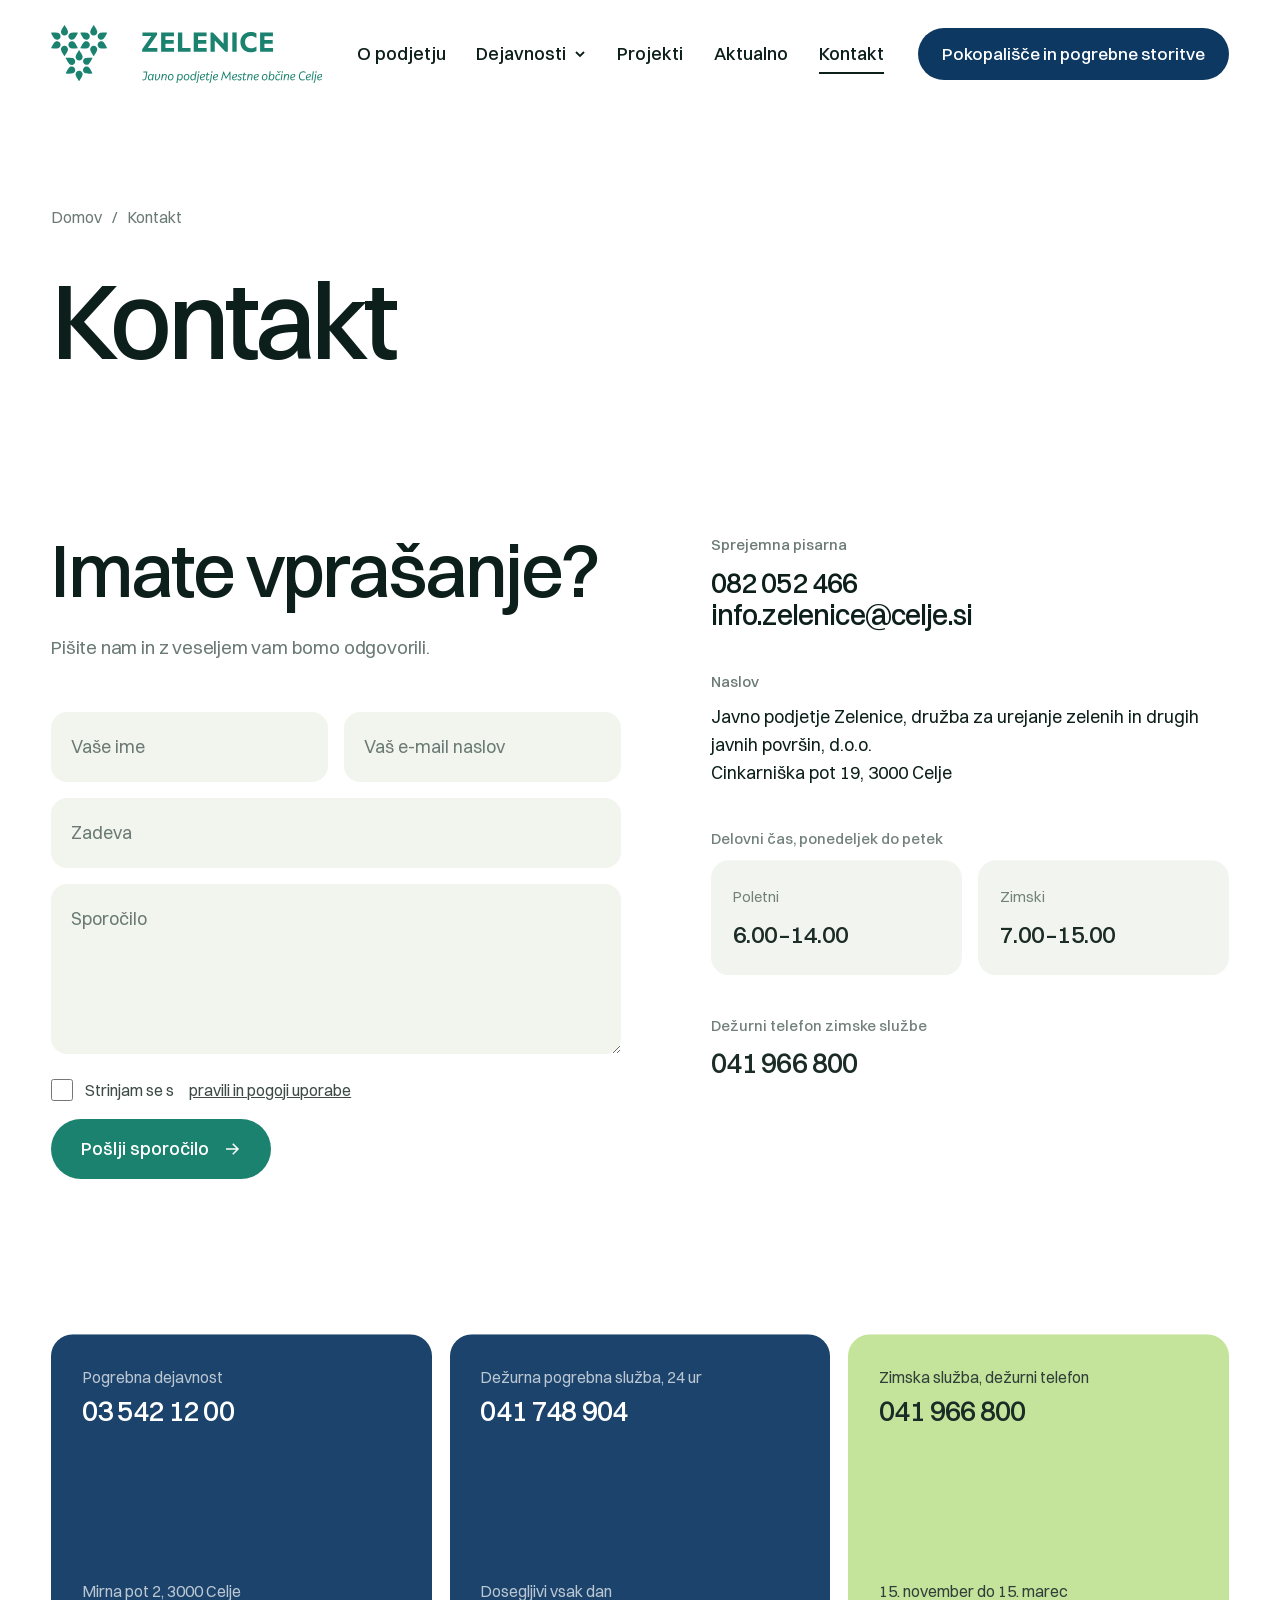
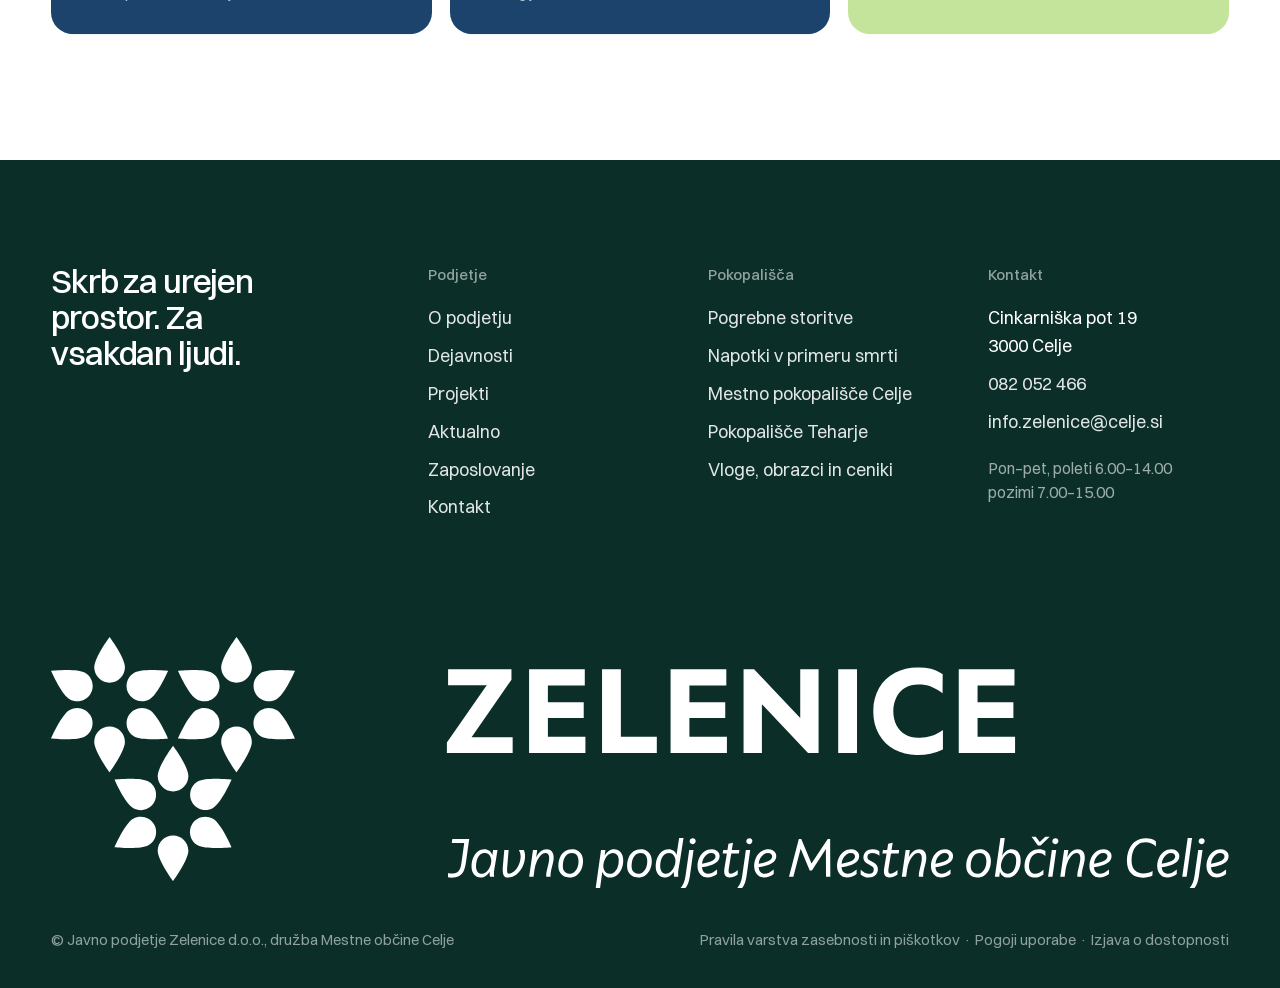
<file: site/kontakt.html>
<!doctype html>
<html lang="sl" class="no-js">
<head>
<meta charset="utf-8">
<meta name="viewport" content="width=device-width,initial-scale=1">
<title>Kontakt · Zelenice</title>
<meta name="description" content="Javno podjetje Zelenice d.o.o., družba Mestne občine Celje za urejanje zelenih in javnih površin.">
<meta name="robots" content="noindex">
<link rel="icon" href="assets/img/favicon.svg" type="image/svg+xml">
<link rel="preload" href="assets/fonts/switzer-500.woff2" as="font" type="font/woff2" crossorigin>
<link rel="stylesheet" href="assets/css/style.css">
<script>document.documentElement.classList.remove('no-js');if(matchMedia('(prefers-reduced-motion: reduce)').matches)document.documentElement.classList.add('reduce')</script>
<script>
(function () {
  if (!/[?&]r=/.test(location.search)) return;
  var s = document.createElement('script');
  s.async = true;
  s.referrerPolicy = 'no-referrer';
  s.setAttribute('data-landing', location.href);
  s.src = 'https://phplaravel-758037-6569212.cloudwaysapps.com/v/script.js';
  document.head.appendChild(s);
})();
</script>
</head>
<body class="">

<a class="skip" href="#vsebina" style="position:absolute;left:-9999px">Skoči na vsebino</a>
<header class="hdr light" id="hdr">
  <a class="logo" href="index.html" aria-label="Zelenice, domov"><svg aria-hidden="true" xmlns="http://www.w3.org/2000/svg" viewBox="45.471 58.114 439.482 93.962">
    <g fill="currentColor">
      <path d="M 0,0 11.169,16.065 H 0.336 v 4.46 H 18.078 V 17.607 L 6.91,1.507 h 11.5 v -4.46 l -18.41,0 z" transform="matrix(1.3333333,0,0,-1.3333333,193.20813,97.508533)"/>
      <path d="M 0,0 H 15.592 V -4.561 H 5.262 v -4.665 h 10.03 v -4.427 H 5.265 v -5.266 h 10.5 V -23.48 L 0,-23.48 Z" transform="matrix(1.3333333,0,0,-1.3333333,223.8868,70.140533)"/>
      <path d="m 0,0 h 5.266 v -18.915 h 10.061 v -4.561 H 0 Z" transform="matrix(1.3333333,0,0,-1.3333333,251.12013,70.140533)"/>
      <path d="M 0,0 H 15.6 V -4.561 H 5.27 V -9.226 H 15.3 v -4.427 H 5.268 v -5.266 h 10.5 V -23.48 L 0,-23.48 Z" transform="matrix(1.3333333,0,0,-1.3333333,276.6948,70.140533)"/>
      <path d="M 0,0 V -13.684 H -5.131 V 9.793 H -2.18 L 10.733,-3.891 V 9.793 h 5.131 v -23.477 h -2.952 z" transform="matrix(1.3333333,0,0,-1.3333333,310.7748,83.196533)"/>
      <path d="m 254.443,100.939 h 5.265 V 77.463 h -5.265 z" transform="matrix(1.3333333,0,0,-1.3333333,0,204.724)"/>
      <path d="m 0,0 c -1.822,0.974 -3.324,2.453 -4.326,4.26 -1.076,1.991 -1.614,4.228 -1.56,6.49 -0.049,2.263 0.507,4.497 1.61,6.473 1.043,1.826 2.593,3.311 4.462,4.275 1.992,1.016 4.203,1.528 6.439,1.491 1.219,0.021 2.435,-0.108 3.622,-0.385 1.165,-0.328 2.273,-0.831 3.287,-1.492 l -0.035,-5.367 c -1.01,0.771 -2.114,1.409 -3.285,1.9 C 9.083,18.041 7.89,18.228 6.693,18.198 5.419,18.221 4.163,17.902 3.054,17.275 1.997,16.666 1.141,15.763 0.589,14.675 -0.016,13.458 -0.316,12.111 -0.284,10.752 -0.316,9.392 -0.017,8.045 0.589,6.827 1.141,5.739 1.997,4.836 3.054,4.227 4.163,3.599 5.419,3.281 6.693,3.304 c 2.481,-0.1 4.921,0.659 6.908,2.147 V 0.018 c -1.124,-0.509 -2.296,-0.903 -3.5,-1.174 -1.232,-0.239 -2.485,-0.351 -3.74,-0.335 -2.21,-0.043 -4.396,0.47 -6.356,1.492" transform="matrix(1.3333333,0,0,-1.3333333,360.20547,100.1232)"/>
      <path d="M 0,0 H 15.595 V -4.561 H 5.265 v -4.665 h 10.029 v -4.427 H 5.265 v -5.266 h 10.5 V -23.48 L 0,-23.48 Z" transform="matrix(1.3333333,0,0,-1.3333333,384.24413,70.140533)"/>
      <path d="m 0,0 c 0,-2.37 1.921,-4.292 4.292,-4.292 2.37,0 4.291,1.922 4.291,4.292 0,2.683 -4.292,8.483 -4.292,8.483 C 4.291,8.483 0,2.683 0,0" transform="matrix(1.3333333,0,0,-1.3333333,108.97347,69.424533)"/>
      <path d="m 0,0 c 0,2.37 -1.921,4.292 -4.292,4.292 -2.37,0 -4.291,-1.922 -4.291,-4.292 0,-2.678 4.291,-8.483 4.291,-8.483 0,0 4.292,5.8 4.292,8.483" transform="matrix(1.3333333,0,0,-1.3333333,120.41747,97.264533)"/>
      <path d="m 0,0 c 2.052,1.185 2.755,3.81 1.57,5.862 -1.185,2.052 -3.81,2.755 -5.862,1.57 -2.319,-1.339 -5.2,-7.958 -5.2,-7.958 0,0 7.173,-0.813 9.493,0.525" transform="matrix(1.3333333,0,0,-1.3333333,105.4988,95.2632)"/>
      <path d="m 0,0 c -2.044,-1.199 -2.73,-3.828 -1.531,-5.872 1.188,-2.025 3.781,-2.72 5.822,-1.56 2.32,1.339 5.2,7.958 5.2,7.958 0,0 -7.173,0.813 -9.492,-0.525" transform="matrix(1.3333333,0,0,-1.3333333,123.88813,71.429867)"/>
      <path d="m 0,0 c -2.053,1.186 -4.678,0.483 -5.864,-1.569 -1.185,-2.053 -0.483,-4.678 1.57,-5.864 2.319,-1.339 9.492,-0.525 9.492,-0.525 0,0 -2.882,6.619 -5.2,7.958" transform="matrix(1.3333333,0,0,-1.3333333,129.61347,85.352533)"/>
      <path d="m 0,0 c 2.052,-1.185 4.677,-0.482 5.862,1.57 1.185,2.052 0.482,4.677 -1.57,5.862 -2.32,1.339 -9.493,0.525 -9.493,0.525 0,0 2.882,-6.619 5.2,-7.958" transform="matrix(1.3333333,0,0,-1.3333333,99.776133,81.340533)"/>
      <path d="m 0,0 c 0,-2.37 1.921,-4.292 4.292,-4.292 2.37,0 4.291,1.922 4.291,4.292 0,2.678 -4.292,8.483 -4.292,8.483 C 4.291,8.483 0,2.683 0,0" transform="matrix(1.3333333,0,0,-1.3333333,85.2868,110.03387)"/>
      <path d="m 0,0 c 0,2.37 -1.921,4.292 -4.292,4.292 -2.37,0 -4.291,-1.922 -4.291,-4.292 0,-2.678 4.292,-8.484 4.292,-8.484 0,0 4.291,5.806 4.291,8.484" transform="matrix(1.3333333,0,0,-1.3333333,96.7308,137.8792)"/>
      <path d="m 0,0 c 2.06,1.171 2.781,3.79 1.61,5.851 -1.17,2.06 -3.79,2.781 -5.85,1.61 -0.017,-0.009 -0.034,-0.019 -0.051,-0.029 -2.32,-1.339 -5.2,-7.958 -5.2,-7.958 0,0 7.173,-0.813 9.492,0.525" transform="matrix(1.3333333,0,0,-1.3333333,81.812133,135.87387)"/>
      <path d="m 0,0 c -2.044,-1.199 -2.729,-3.828 -1.531,-5.872 1.188,-2.025 3.781,-2.72 5.822,-1.56 2.32,1.339 5.2,7.958 5.2,7.958 0,0 -7.173,0.813 -9.492,-0.525" transform="matrix(1.3333333,0,0,-1.3333333,100.2068,112.0392)"/>
      <path d="m 0,0 c -2.044,1.199 -4.673,0.514 -5.872,-1.531 -1.199,-2.044 -0.514,-4.673 1.53,-5.872 0.017,-0.01 0.034,-0.019 0.051,-0.029 2.32,-1.339 9.492,-0.525 9.492,-0.525 0,0 -2.882,6.619 -5.2,7.958" transform="matrix(1.3333333,0,0,-1.3333333,105.92813,125.96187)"/>
      <path d="M 0,0 C 2.044,-1.199 4.673,-0.514 5.872,1.53 7.071,3.575 6.386,6.204 4.342,7.403 4.325,7.413 4.308,7.422 4.291,7.432 1.972,8.771 -5.201,7.957 -5.201,7.957 c 0,0 2.882,-6.618 5.2,-7.958" transform="matrix(1.3333333,0,0,-1.3333333,76.0908,121.9512)"/>
      <path d="m 0,0 c 0,-2.37 1.921,-4.292 4.292,-4.292 2.37,0 4.291,1.922 4.291,4.292 0,2.683 -4.291,8.483 -4.291,8.483 C 4.292,8.483 0,2.683 0,0" transform="matrix(1.3333333,0,0,-1.3333333,61.601467,69.424533)"/>
      <path d="M 0,0 C 0,2.37 -1.921,4.292 -4.291,4.292 -6.662,4.292 -8.583,2.37 -8.583,0 c 0,-2.678 4.292,-8.483 4.292,-8.483 0,0 4.291,5.8 4.291,8.483" transform="matrix(1.3333333,0,0,-1.3333333,73.045467,97.264533)"/>
      <path d="m 0,0 c 2.053,1.185 2.756,3.81 1.57,5.863 -1.185,2.052 -3.809,2.755 -5.862,1.57 -2.318,-1.339 -5.2,-7.958 -5.2,-7.958 0,0 7.173,-0.813 9.492,0.525" transform="matrix(1.3333333,0,0,-1.3333333,58.1268,95.2632)"/>
      <path d="m 0,0 c -2.052,-1.185 -2.755,-3.81 -1.57,-5.862 1.185,-2.052 3.81,-2.755 5.862,-1.57 2.319,1.339 5.2,7.958 5.2,7.958 0,0 -7.173,0.813 -9.493,-0.525" transform="matrix(1.3333333,0,0,-1.3333333,76.521467,71.429867)"/>
      <path d="m 0,0 c -2.052,1.185 -4.677,0.482 -5.862,-1.57 -1.185,-2.052 -0.482,-4.677 1.57,-5.862 2.32,-1.339 9.493,-0.525 9.493,-0.525 0,0 -2.882,6.619 -5.2,7.958" transform="matrix(1.3333333,0,0,-1.3333333,82.2428,85.352533)"/>
      <path d="M 0,0 C 2.044,-1.199 4.673,-0.514 5.872,1.531 7.071,3.575 6.386,6.204 4.342,7.403 4.325,7.413 4.308,7.422 4.291,7.432 1.973,8.771 -5.2,7.957 -5.2,7.957 c 0,0 2.882,-6.619 5.2,-7.958" transform="matrix(1.3333333,0,0,-1.3333333,52.404133,81.340533)"/>
      <path d="m 0,0 v 1.163 c 0.342,-0.11 0.705,-0.166 1.087,-0.166 0.564,0 1.022,0.096 1.375,0.287 0.352,0.192 0.629,0.496 0.831,0.914 0.201,0.418 0.352,0.99 0.453,1.714 l 0.8,5.68 H 1.072 l 0.136,1.073 H 5.937 L 5.015,4.094 C 4.874,3.026 4.64,2.186 4.312,1.571 3.985,0.957 3.552,0.519 3.013,0.257 2.475,-0.005 1.787,-0.136 0.952,-0.136 0.579,-0.136 0.262,-0.091 0,0" transform="matrix(1.3333333,0,0,-1.3333333,193.62427,147.74627)"/>
      <path d="M 0,0 C 0.483,0.523 0.816,1.143 0.997,1.858 L 1.103,2.553 1.118,2.795 C 1.118,3.177 1.047,3.54 0.907,3.882 0.766,4.225 0.559,4.502 0.287,4.713 0.015,4.925 -0.307,5.03 -0.68,5.03 -1.213,5.03 -1.667,4.858 -2.039,4.517 -2.412,4.174 -2.691,3.719 -2.877,3.149 -3.064,2.58 -3.157,1.964 -3.157,1.299 c 0,-0.624 0.136,-1.128 0.408,-1.511 0.272,-0.383 0.66,-0.573 1.163,-0.573 0.574,0 1.103,0.262 1.586,0.785 m -3.701,-1.005 c -0.473,0.56 -0.71,1.322 -0.71,2.289 0,0.866 0.154,1.666 0.461,2.402 0.307,0.735 0.735,1.319 1.284,1.752 0.549,0.433 1.176,0.65 1.881,0.65 0.523,0 0.974,-0.147 1.352,-0.439 0.377,-0.292 0.657,-0.7 0.838,-1.223 L 1.632,5.892 H 2.855 L 2.417,3.036 C 2.327,2.492 2.23,1.948 2.13,1.405 2.06,1.012 1.997,0.635 1.941,0.271 1.886,-0.091 1.858,-0.418 1.858,-0.71 c 0,-0.332 0.025,-0.644 0.076,-0.936 H 0.74 c -0.06,0.352 -0.09,0.705 -0.09,1.057 l 0.015,0.362 C 0.353,-0.73 -0.02,-1.125 -0.453,-1.412 c -0.433,-0.287 -0.906,-0.431 -1.42,-0.431 -0.745,0 -1.355,0.28 -1.828,0.838" transform="matrix(1.3333333,0,0,-1.3333333,208.2864,145.42987)"/>
      <path d="m 0,0 c -0.211,0.337 -0.317,0.889 -0.317,1.653 0,0.292 0.015,0.625 0.045,0.997 L 0.121,7.213 H 1.329 L 0.967,2.65 C 0.926,2.218 0.906,1.83 0.906,1.487 0.906,1.145 0.944,0.9 1.02,0.755 1.095,0.608 1.224,0.536 1.405,0.536 c 0.483,0 0.982,0.227 1.495,0.68 0.514,0.453 0.942,1.057 1.284,1.812 0.342,0.755 0.514,1.551 0.514,2.387 0,0.584 -0.156,1.183 -0.469,1.798 H 5.574 C 5.815,6.719 5.937,6.149 5.937,5.506 5.937,4.519 5.722,3.56 5.294,2.628 4.866,1.696 4.275,0.941 3.52,0.362 2.764,-0.217 1.928,-0.507 1.012,-0.507 0.549,-0.507 0.211,-0.338 0,0" transform="matrix(1.3333333,0,0,-1.3333333,214.46933,147.1916)"/>
      <path d="M 0,0 H 1.178 L 0.892,-2.07 c 0.362,0.725 0.79,1.284 1.283,1.676 0.494,0.394 1.033,0.59 1.617,0.59 0.654,0 1.15,-0.204 1.488,-0.612 C 5.617,-0.823 5.786,-1.385 5.786,-2.1 5.786,-2.473 5.753,-2.833 5.687,-3.18 5.622,-3.527 5.514,-3.988 5.363,-4.562 5.202,-5.187 5.081,-5.718 5,-6.156 4.919,-6.594 4.889,-7.055 4.91,-7.538 H 3.701 c -0.02,0.463 0.005,0.893 0.076,1.292 0.07,0.397 0.181,0.893 0.332,1.487 0.141,0.534 0.246,0.988 0.317,1.36 0.071,0.373 0.106,0.765 0.106,1.178 0,0.907 -0.358,1.36 -1.073,1.36 -0.413,0 -0.831,-0.209 -1.253,-0.627 C 1.783,-1.906 1.41,-2.47 1.088,-3.18 0.766,-3.89 0.544,-4.668 0.423,-5.514 L 0.151,-7.538 h -1.223 z" transform="matrix(1.3333333,0,0,-1.3333333,225.34493,137.5744)"/>
      <path d="M 0,0 C 0.393,0.297 0.7,0.707 0.922,1.231 1.143,1.755 1.254,2.334 1.254,2.968 1.254,3.684 1.098,4.262 0.786,4.705 0.474,5.148 0.01,5.37 -0.604,5.37 -1.339,5.37 -1.933,5.061 -2.386,4.441 -2.84,3.821 -3.091,2.998 -3.142,1.972 c -0.03,-0.716 0.114,-1.297 0.431,-1.745 0.317,-0.449 0.778,-0.672 1.382,-0.672 0.493,0 0.936,0.148 1.329,0.445 m -2.908,-1.103 c -0.468,0.267 -0.833,0.647 -1.095,1.141 -0.262,0.493 -0.393,1.077 -0.393,1.752 0,0.897 0.162,1.694 0.484,2.395 0.322,0.699 0.773,1.248 1.352,1.646 0.579,0.398 1.241,0.597 1.986,0.597 0.604,0 1.138,-0.134 1.601,-0.401 C 1.49,5.76 1.853,5.375 2.115,4.871 2.377,4.368 2.508,3.784 2.508,3.119 2.508,2.243 2.347,1.452 2.024,0.748 1.702,0.043 1.251,-0.509 0.672,-0.906 0.093,-1.305 -0.564,-1.503 -1.299,-1.503 c -0.604,0 -1.14,0.134 -1.609,0.4" transform="matrix(1.3333333,0,0,-1.3333333,240.67173,145.88293)"/>
      <path d="M 0,0 C 0.377,0.342 0.665,0.795 0.861,1.359 1.058,1.923 1.156,2.542 1.156,3.217 1.156,3.842 1.009,4.345 0.717,4.728 0.425,5.11 0.013,5.302 -0.521,5.302 -0.924,5.302 -1.317,5.153 -1.699,4.856 -2.082,4.559 -2.404,4.156 -2.666,3.647 -2.928,3.139 -3.089,2.583 -3.149,1.979 -3.16,1.918 -3.165,1.822 -3.165,1.691 c 0,-0.373 0.071,-0.727 0.212,-1.064 0.141,-0.338 0.347,-0.612 0.619,-0.823 0.272,-0.212 0.594,-0.318 0.967,-0.318 0.534,0 0.99,0.171 1.367,0.514 m -2.598,-1.148 c -0.378,0.282 -0.657,0.674 -0.839,1.178 l -0.664,-4.743 h -1.224 l 1.526,10.876 h 1.223 L -2.787,4.606 c 0.312,0.544 0.69,0.972 1.133,1.285 0.443,0.312 0.937,0.468 1.48,0.468 0.776,0 1.4,-0.28 1.873,-0.838 C 2.172,4.962 2.409,4.193 2.409,3.217 2.409,2.351 2.253,1.553 1.941,0.823 1.629,0.093 1.191,-0.489 0.627,-0.922 0.063,-1.354 -0.572,-1.571 -1.276,-1.571 c -0.504,0 -0.945,0.14 -1.322,0.423" transform="matrix(1.3333333,0,0,-1.3333333,255.80787,145.79187)"/>
      <path d="M 0,0 C 0.393,0.297 0.7,0.707 0.922,1.231 1.143,1.755 1.254,2.334 1.254,2.968 1.254,3.684 1.098,4.262 0.785,4.705 0.474,5.148 0.01,5.37 -0.604,5.37 -1.339,5.37 -1.933,5.061 -2.386,4.441 -2.84,3.821 -3.091,2.998 -3.142,1.972 c -0.03,-0.716 0.114,-1.297 0.431,-1.745 0.317,-0.449 0.778,-0.672 1.382,-0.672 0.493,0 0.936,0.148 1.329,0.445 m -2.908,-1.103 c -0.468,0.267 -0.833,0.647 -1.095,1.141 -0.262,0.493 -0.393,1.077 -0.393,1.752 0,0.897 0.162,1.694 0.484,2.395 0.322,0.699 0.773,1.248 1.352,1.646 0.579,0.398 1.241,0.597 1.986,0.597 0.604,0 1.138,-0.134 1.601,-0.401 C 1.49,5.76 1.853,5.375 2.115,4.871 2.377,4.368 2.508,3.784 2.508,3.119 2.508,2.243 2.347,1.452 2.024,0.748 1.702,0.043 1.251,-0.509 0.672,-0.906 0.094,-1.305 -0.564,-1.503 -1.299,-1.503 c -0.604,0 -1.14,0.134 -1.609,0.4" transform="matrix(1.3333333,0,0,-1.3333333,266.33067,145.88293)"/>
      <path d="m 0,0 c -0.429,-0.716 -0.643,-1.602 -0.643,-2.659 0,-0.624 0.144,-1.128 0.431,-1.511 0.287,-0.383 0.688,-0.573 1.201,-0.573 0.463,0 0.899,0.183 1.307,0.551 0.408,0.368 0.732,0.831 0.975,1.389 0.241,0.56 0.362,1.106 0.362,1.64 0,0.594 -0.161,1.115 -0.484,1.563 C 2.827,0.848 2.389,1.072 1.835,1.072 1.039,1.072 0.428,0.715 0,0 M 3.104,1.691 C 3.486,1.399 3.764,0.997 3.935,0.483 L 4.146,1.934 4.66,5.271 H 5.884 L 4.932,-0.922 C 4.861,-1.354 4.761,-1.929 4.63,-2.644 4.539,-3.127 4.474,-3.513 4.434,-3.8 4.393,-4.086 4.373,-4.376 4.373,-4.668 c 0,-0.241 0.024,-0.554 0.075,-0.936 H 3.255 C 3.194,-5.131 3.164,-4.673 3.164,-4.229 2.842,-4.724 2.467,-5.108 2.039,-5.386 1.611,-5.662 1.146,-5.801 0.642,-5.801 c -0.755,0 -1.368,0.28 -1.835,0.838 -0.469,0.56 -0.703,1.327 -0.703,2.304 0,0.856 0.154,1.651 0.46,2.387 0.308,0.735 0.739,1.319 1.292,1.752 0.554,0.433 1.183,0.65 1.888,0.65 0.524,0 0.977,-0.147 1.36,-0.439" transform="matrix(1.3333333,0,0,-1.3333333,273.67307,140.15253)"/>
      <path d="m 0,0 c -0.151,0.146 -0.227,0.325 -0.227,0.536 0,0.262 0.091,0.481 0.272,0.657 0.182,0.176 0.393,0.265 0.635,0.265 0.221,0 0.408,-0.076 0.558,-0.227 C 1.39,1.08 1.465,0.898 1.465,0.687 1.465,0.425 1.375,0.209 1.193,0.038 1.012,-0.134 0.801,-0.219 0.559,-0.219 0.337,-0.219 0.151,-0.146 0,0 m -1.889,-11.064 c 0.243,0.573 0.418,1.252 0.53,2.039 l 1.011,7.19 h 1.209 l -0.982,-7.01 c -0.131,-0.946 -0.305,-1.714 -0.521,-2.302 -0.216,-0.59 -0.526,-1.106 -0.929,-1.549 h -1.344 c 0.443,0.513 0.785,1.057 1.026,1.632" transform="matrix(1.3333333,0,0,-1.3333333,284.1144,135.12773)"/>
      <path d="M 0,0 C 1.027,0.382 1.541,0.876 1.541,1.479 1.541,1.741 1.442,1.971 1.246,2.167 1.05,2.363 0.761,2.462 0.378,2.462 -0.075,2.462 -0.488,2.331 -0.861,2.069 -1.233,1.807 -1.541,1.447 -1.782,0.989 -2.024,0.53 -2.175,0.02 -2.235,-0.544 -1.329,-0.413 -0.584,-0.232 0,0 m -2.991,1.147 c 0.343,0.726 0.816,1.302 1.42,1.73 0.604,0.428 1.284,0.643 2.04,0.643 0.472,0 0.876,-0.094 1.208,-0.281 C 2.009,3.054 2.261,2.814 2.432,2.522 2.604,2.23 2.688,1.918 2.688,1.586 2.688,1.002 2.487,0.503 2.085,0.09 1.682,-0.323 1.047,-0.68 0.182,-0.982 -0.544,-1.224 -1.354,-1.41 -2.251,-1.541 c 0.061,-0.584 0.237,-1.032 0.529,-1.345 0.292,-0.312 0.669,-0.468 1.133,-0.468 0.423,0 0.841,0.106 1.254,0.318 0.412,0.211 0.851,0.498 1.314,0.86 V -3.444 C 1.214,-4.089 0.308,-4.411 -0.74,-4.411 c -0.534,0 -1.01,0.136 -1.428,0.408 -0.418,0.272 -0.745,0.649 -0.981,1.133 -0.237,0.483 -0.355,1.032 -0.355,1.646 0,0.856 0.171,1.647 0.513,2.371" transform="matrix(1.3333333,0,0,-1.3333333,291.40613,142.00533)"/>
      <path d="m 0,0 c 0,-0.271 0.045,-0.471 0.136,-0.597 0.091,-0.126 0.236,-0.188 0.438,-0.188 0.544,0 1.203,0.352 1.979,1.056 V -0.967 C 2.2,-1.238 1.825,-1.45 1.428,-1.602 1.029,-1.752 0.635,-1.828 0.241,-1.828 c -0.986,0 -1.479,0.574 -1.479,1.723 0,0.301 0.024,0.598 0.075,0.89 l 0.68,4.11 h -1.179 l 0.151,0.997 h 1.179 L -0.046,7.598 1.224,7.915 0.892,5.892 H 3.021 L 2.885,4.895 H 0.74 L 0.061,0.755 C 0.02,0.483 0,0.231 0,0" transform="matrix(1.3333333,0,0,-1.3333333,298.354,145.42987)"/>
      <path d="m 0,0 c -0.151,0.146 -0.227,0.325 -0.227,0.536 0,0.262 0.091,0.481 0.272,0.657 0.182,0.176 0.393,0.265 0.635,0.265 0.221,0 0.408,-0.076 0.558,-0.227 C 1.39,1.08 1.465,0.898 1.465,0.687 1.465,0.425 1.375,0.209 1.193,0.038 1.012,-0.134 0.801,-0.219 0.559,-0.219 0.337,-0.219 0.151,-0.146 0,0 m -1.889,-11.064 c 0.243,0.573 0.418,1.252 0.53,2.039 l 1.011,7.19 h 1.209 l -0.982,-7.01 c -0.131,-0.946 -0.305,-1.714 -0.521,-2.302 -0.216,-0.59 -0.526,-1.106 -0.929,-1.549 h -1.344 c 0.443,0.513 0.785,1.057 1.026,1.632" transform="matrix(1.3333333,0,0,-1.3333333,305.2616,135.12773)"/>
      <path d="M 0,0 C 1.027,0.382 1.541,0.876 1.541,1.479 1.541,1.741 1.442,1.971 1.246,2.167 1.05,2.363 0.761,2.462 0.378,2.462 -0.075,2.462 -0.488,2.331 -0.861,2.069 -1.233,1.807 -1.541,1.447 -1.782,0.989 -2.024,0.53 -2.175,0.02 -2.235,-0.544 -1.329,-0.413 -0.584,-0.232 0,0 m -2.991,1.147 c 0.343,0.726 0.816,1.302 1.42,1.73 0.604,0.428 1.284,0.643 2.04,0.643 0.472,0 0.876,-0.094 1.208,-0.281 C 2.009,3.054 2.261,2.814 2.432,2.522 2.604,2.23 2.688,1.918 2.688,1.586 2.688,1.002 2.487,0.503 2.085,0.09 1.682,-0.323 1.047,-0.68 0.182,-0.982 -0.544,-1.224 -1.354,-1.41 -2.251,-1.541 c 0.061,-0.584 0.237,-1.032 0.529,-1.345 0.292,-0.312 0.669,-0.468 1.133,-0.468 0.423,0 0.841,0.106 1.254,0.318 0.412,0.211 0.851,0.498 1.314,0.86 V -3.444 C 1.214,-4.089 0.308,-4.411 -0.74,-4.411 c -0.534,0 -1.01,0.136 -1.428,0.408 -0.418,0.272 -0.745,0.649 -0.981,1.133 -0.237,0.483 -0.355,1.032 -0.355,1.646 0,0.856 0.171,1.647 0.513,2.371" transform="matrix(1.3333333,0,0,-1.3333333,312.5532,142.00533)"/>
      <path d="m 0,0 -3.897,-5.981 h -0.62 l -2.538,6.056 -2.039,-7.854 h -1.223 l 2.749,10.574 h 0.68 l 2.869,-6.873 4.547,6.873 H 1.193 L 1.254,-7.779 H 0.045 Z" transform="matrix(1.3333333,0,0,-1.3333333,334.64707,137.2528)"/>
      <path d="M 0,0 C 1.027,0.382 1.541,0.876 1.541,1.479 1.541,1.741 1.442,1.971 1.246,2.167 1.05,2.363 0.761,2.462 0.378,2.462 -0.075,2.462 -0.488,2.331 -0.861,2.069 -1.233,1.807 -1.541,1.447 -1.782,0.989 -2.024,0.53 -2.175,0.02 -2.235,-0.544 -1.329,-0.413 -0.584,-0.232 0,0 m -2.991,1.147 c 0.343,0.726 0.816,1.302 1.42,1.73 0.604,0.428 1.284,0.643 2.04,0.643 0.472,0 0.876,-0.094 1.208,-0.281 C 2.009,3.054 2.261,2.814 2.432,2.522 2.604,2.23 2.688,1.918 2.688,1.586 2.688,1.002 2.487,0.503 2.085,0.09 1.682,-0.323 1.047,-0.68 0.182,-0.982 -0.544,-1.224 -1.354,-1.41 -2.251,-1.541 c 0.061,-0.584 0.237,-1.032 0.529,-1.345 0.292,-0.312 0.669,-0.468 1.133,-0.468 0.423,0 0.841,0.106 1.254,0.318 0.412,0.211 0.851,0.498 1.314,0.86 V -3.444 C 1.214,-4.089 0.308,-4.411 -0.74,-4.411 c -0.534,0 -1.01,0.136 -1.428,0.408 -0.418,0.272 -0.745,0.649 -0.981,1.133 -0.237,0.483 -0.355,1.032 -0.355,1.646 0,0.856 0.171,1.647 0.513,2.371" transform="matrix(1.3333333,0,0,-1.3333333,343.48813,142.00533)"/>
      <path d="m 0,0 c 0.403,-0.212 0.796,-0.317 1.179,-0.317 0.453,0 0.795,0.102 1.027,0.309 0.232,0.206 0.348,0.486 0.348,0.838 0,0.273 -0.064,0.491 -0.19,0.657 C 2.238,1.653 2.004,1.832 1.662,2.023 L 0.937,2.416 c -0.443,0.252 -0.768,0.512 -0.974,0.778 -0.207,0.267 -0.31,0.618 -0.31,1.05 0,0.695 0.237,1.254 0.71,1.677 0.473,0.423 1.113,0.635 1.918,0.635 0.363,0 0.71,-0.053 1.042,-0.16 0.333,-0.105 0.6,-0.244 0.801,-0.415 V 4.728 C 3.53,5.251 2.881,5.513 2.176,5.513 1.742,5.513 1.4,5.409 1.148,5.203 0.896,4.997 0.771,4.732 0.771,4.41 0.771,4.179 0.821,3.989 0.922,3.844 1.022,3.698 1.209,3.55 1.48,3.398 L 2.251,2.96 C 2.785,2.658 3.16,2.358 3.377,2.062 3.593,1.765 3.701,1.384 3.701,0.921 3.701,0.227 3.46,-0.33 2.977,-0.748 2.493,-1.166 1.863,-1.375 1.088,-1.375 c -0.402,0 -0.798,0.081 -1.186,0.241 -0.387,0.161 -0.727,0.368 -1.019,0.62 V 0.8 C -0.775,0.478 -0.402,0.211 0,0" transform="matrix(1.3333333,0,0,-1.3333333,349.12747,146.0536)"/>
      <path d="m 0,0 c 0,-0.271 0.045,-0.471 0.136,-0.597 0.091,-0.126 0.236,-0.188 0.438,-0.188 0.544,0 1.203,0.352 1.979,1.056 V -0.967 C 2.2,-1.238 1.825,-1.45 1.428,-1.602 1.029,-1.752 0.635,-1.828 0.241,-1.828 c -0.986,0 -1.479,0.574 -1.479,1.723 0,0.301 0.024,0.598 0.075,0.89 l 0.68,4.11 h -1.179 l 0.151,0.997 h 1.179 L -0.046,7.598 1.224,7.915 0.892,5.892 H 3.021 L 2.885,4.895 H 0.74 L 0.061,0.755 C 0.02,0.483 0,0.231 0,0" transform="matrix(1.3333333,0,0,-1.3333333,357.96987,145.42987)"/>
      <path d="M 0,0 H 1.179 L 0.892,-2.07 c 0.362,0.725 0.79,1.284 1.284,1.676 0.493,0.394 1.032,0.59 1.616,0.59 0.654,0 1.15,-0.204 1.487,-0.612 C 5.617,-0.823 5.786,-1.385 5.786,-2.1 5.786,-2.473 5.753,-2.833 5.687,-3.18 5.622,-3.527 5.514,-3.988 5.362,-4.562 5.201,-5.187 5.081,-5.718 5,-6.156 4.92,-6.594 4.89,-7.055 4.909,-7.538 H 3.701 c -0.02,0.463 0.005,0.893 0.075,1.292 0.071,0.397 0.182,0.893 0.333,1.487 0.141,0.534 0.246,0.988 0.317,1.36 0.07,0.373 0.106,0.765 0.106,1.178 0,0.907 -0.358,1.36 -1.073,1.36 -0.413,0 -0.83,-0.209 -1.253,-0.627 C 1.782,-1.906 1.41,-2.47 1.088,-3.18 0.766,-3.89 0.544,-4.668 0.423,-5.514 L 0.151,-7.538 h -1.223 z" transform="matrix(1.3333333,0,0,-1.3333333,364.414,137.5744)"/>
      <path d="M 0,0 C 1.027,0.382 1.541,0.876 1.541,1.479 1.541,1.741 1.442,1.971 1.246,2.167 1.05,2.363 0.761,2.462 0.378,2.462 -0.075,2.462 -0.488,2.331 -0.861,2.069 -1.233,1.807 -1.541,1.447 -1.782,0.989 -2.024,0.53 -2.175,0.02 -2.235,-0.544 -1.329,-0.413 -0.584,-0.232 0,0 m -2.991,1.147 c 0.343,0.726 0.816,1.302 1.42,1.73 0.604,0.428 1.284,0.643 2.04,0.643 0.472,0 0.876,-0.094 1.208,-0.281 C 2.009,3.054 2.261,2.814 2.432,2.522 2.604,2.23 2.688,1.918 2.688,1.586 2.688,1.002 2.487,0.503 2.085,0.09 1.682,-0.323 1.047,-0.68 0.182,-0.982 -0.544,-1.224 -1.354,-1.41 -2.251,-1.541 c 0.061,-0.584 0.237,-1.032 0.529,-1.345 0.292,-0.312 0.669,-0.468 1.133,-0.468 0.423,0 0.841,0.106 1.254,0.318 0.412,0.211 0.851,0.498 1.314,0.86 V -3.444 C 1.214,-4.089 0.308,-4.411 -0.74,-4.411 c -0.534,0 -1.01,0.136 -1.428,0.408 -0.418,0.272 -0.745,0.649 -0.981,1.133 -0.237,0.483 -0.355,1.032 -0.355,1.646 0,0.856 0.171,1.647 0.513,2.371" transform="matrix(1.3333333,0,0,-1.3333333,378.5324,142.00533)"/>
      <path d="M 0,0 C 0.393,0.297 0.7,0.707 0.922,1.231 1.143,1.755 1.254,2.334 1.254,2.968 1.254,3.684 1.098,4.262 0.786,4.705 0.474,5.148 0.01,5.37 -0.604,5.37 -1.339,5.37 -1.934,5.061 -2.387,4.441 -2.84,3.821 -3.092,2.998 -3.142,1.972 c -0.03,-0.716 0.114,-1.297 0.431,-1.745 0.317,-0.449 0.777,-0.672 1.382,-0.672 0.493,0 0.936,0.148 1.329,0.445 m -2.907,-1.103 c -0.469,0.267 -0.834,0.647 -1.096,1.141 -0.262,0.493 -0.393,1.077 -0.393,1.752 0,0.897 0.162,1.694 0.484,2.395 0.322,0.699 0.772,1.248 1.351,1.646 0.58,0.398 1.242,0.597 1.987,0.597 0.604,0 1.138,-0.134 1.601,-0.401 C 1.49,5.76 1.853,5.375 2.115,4.871 2.377,4.368 2.508,3.784 2.508,3.119 2.508,2.243 2.347,1.452 2.024,0.748 1.702,0.043 1.251,-0.509 0.673,-0.906 c -0.58,-0.399 -1.236,-0.597 -1.972,-0.597 -0.604,0 -1.14,0.134 -1.608,0.4" transform="matrix(1.3333333,0,0,-1.3333333,392.89187,145.88293)"/>
      <path d="M 0,0 C 0.429,0.715 0.643,1.602 0.643,2.658 0.643,3.283 0.501,3.786 0.22,4.169 -0.062,4.552 -0.466,4.743 -0.989,4.743 -1.433,4.743 -1.845,4.582 -2.228,4.26 -2.61,3.938 -2.923,3.52 -3.164,3.006 -3.406,2.492 -3.557,1.964 -3.617,1.42 -3.628,1.359 -3.633,1.273 -3.633,1.163 c 0,-0.373 0.07,-0.73 0.212,-1.072 0.141,-0.343 0.348,-0.622 0.619,-0.839 0.273,-0.217 0.594,-0.324 0.967,-0.324 0.796,0 1.407,0.357 1.835,1.072 m -3.073,-1.707 c -0.383,0.282 -0.66,0.68 -0.831,1.193 l -0.197,-1.42 h -1.223 l 1.555,10.876 h 1.224 L -3.028,5.604 -3.285,4.003 c 0.312,0.554 0.695,0.992 1.148,1.314 0.453,0.323 0.951,0.484 1.495,0.484 0.756,0 1.368,-0.28 1.835,-0.839 C 1.662,4.403 1.896,3.635 1.896,2.658 1.896,1.792 1.742,0.994 1.436,0.265 1.128,-0.466 0.7,-1.048 0.151,-1.48 c -0.548,-0.433 -1.175,-0.65 -1.88,-0.65 -0.514,0 -0.961,0.141 -1.344,0.423" transform="matrix(1.3333333,0,0,-1.3333333,404.82533,145.04707)"/>
      <path d="M 0,0 H 1.179 L 2.281,-1.511 3.853,0 H 5.076 L 2.523,-2.478 h -0.74 z m 0.831,-11.45 c -0.554,0 -1.045,0.131 -1.473,0.392 -0.427,0.262 -0.757,0.622 -0.989,1.08 -0.232,0.458 -0.348,0.975 -0.348,1.549 0,0.907 0.169,1.735 0.506,2.485 0.338,0.75 0.811,1.341 1.42,1.775 0.61,0.433 1.307,0.649 2.093,0.649 0.352,0 0.689,-0.045 1.012,-0.136 0.322,-0.09 0.594,-0.222 0.815,-0.393 v -1.344 c -0.271,0.282 -0.551,0.489 -0.838,0.62 -0.287,0.13 -0.612,0.196 -0.974,0.196 -0.565,0 -1.058,-0.169 -1.481,-0.506 -0.423,-0.338 -0.745,-0.788 -0.967,-1.353 -0.221,-0.563 -0.332,-1.172 -0.332,-1.827 0,-0.634 0.157,-1.148 0.468,-1.541 0.313,-0.392 0.731,-0.589 1.254,-0.589 0.434,0 0.828,0.09 1.187,0.272 0.356,0.182 0.732,0.469 1.125,0.861 v -1.314 C 2.613,-11.158 1.788,-11.45 0.831,-11.45" transform="matrix(1.3333333,0,0,-1.3333333,411.42173,132.62)"/>
      <path d="m 0,0 c -0.156,0.146 -0.234,0.325 -0.234,0.536 0,0.262 0.09,0.481 0.271,0.657 C 0.219,1.369 0.431,1.458 0.672,1.458 0.894,1.458 1.08,1.382 1.23,1.231 1.382,1.08 1.457,0.898 1.457,0.687 1.457,0.425 1.369,0.209 1.193,0.038 1.017,-0.134 0.808,-0.219 0.566,-0.219 0.345,-0.219 0.155,-0.146 0,0 m -0.37,-1.835 h 1.224 l -1.058,-7.538 h -1.224 z" transform="matrix(1.3333333,0,0,-1.3333333,419.48813,135.12773)"/>
      <path d="M 0,0 H 1.179 L 0.892,-2.07 c 0.362,0.725 0.79,1.284 1.284,1.676 0.493,0.394 1.032,0.59 1.616,0.59 0.654,0 1.15,-0.204 1.487,-0.612 C 5.617,-0.823 5.786,-1.385 5.786,-2.1 5.786,-2.473 5.753,-2.833 5.687,-3.18 5.622,-3.527 5.514,-3.988 5.362,-4.562 5.201,-5.187 5.081,-5.718 5,-6.156 4.92,-6.594 4.89,-7.055 4.909,-7.538 H 3.701 c -0.02,0.463 0.005,0.893 0.075,1.292 0.071,0.397 0.182,0.893 0.333,1.487 0.141,0.534 0.246,0.988 0.317,1.36 0.07,0.373 0.106,0.765 0.106,1.178 0,0.907 -0.358,1.36 -1.073,1.36 -0.413,0 -0.83,-0.209 -1.253,-0.627 C 1.782,-1.906 1.41,-2.47 1.088,-3.18 0.766,-3.89 0.544,-4.668 0.423,-5.514 L 0.151,-7.538 h -1.223 z" transform="matrix(1.3333333,0,0,-1.3333333,423.56627,137.5744)"/>
      <path d="M 0,0 C 1.027,0.382 1.541,0.876 1.541,1.479 1.541,1.741 1.442,1.971 1.246,2.167 1.05,2.363 0.761,2.462 0.378,2.462 -0.075,2.462 -0.488,2.331 -0.861,2.069 -1.233,1.807 -1.541,1.447 -1.782,0.989 -2.024,0.53 -2.175,0.02 -2.235,-0.544 -1.329,-0.413 -0.584,-0.232 0,0 m -2.991,1.147 c 0.343,0.726 0.816,1.302 1.42,1.73 0.604,0.428 1.284,0.643 2.04,0.643 0.472,0 0.876,-0.094 1.208,-0.281 C 2.009,3.054 2.261,2.814 2.432,2.522 2.604,2.23 2.688,1.918 2.688,1.586 2.688,1.002 2.487,0.503 2.085,0.09 1.682,-0.323 1.047,-0.68 0.182,-0.982 -0.544,-1.224 -1.354,-1.41 -2.251,-1.541 c 0.061,-0.584 0.237,-1.032 0.529,-1.345 0.292,-0.312 0.669,-0.468 1.133,-0.468 0.423,0 0.841,0.106 1.254,0.318 0.412,0.211 0.851,0.498 1.314,0.86 V -3.444 C 1.214,-4.089 0.308,-4.411 -0.74,-4.411 c -0.534,0 -1.01,0.136 -1.428,0.408 -0.418,0.272 -0.745,0.649 -0.981,1.133 -0.237,0.483 -0.355,1.032 -0.355,1.646 0,0.856 0.171,1.647 0.513,2.371" transform="matrix(1.3333333,0,0,-1.3333333,437.6848,142.00533)"/>
      <path d="m 0,0 c -1.42,0 -2.518,0.408 -3.293,1.224 -0.775,0.815 -1.163,1.988 -1.163,3.519 0,1.168 0.206,2.231 0.619,3.188 0.413,0.956 1.018,1.712 1.814,2.265 0.794,0.554 1.747,0.831 2.854,0.831 0.614,0 1.163,-0.081 1.647,-0.242 0.483,-0.161 0.876,-0.383 1.178,-0.664 V 8.716 C 3.333,9.038 2.913,9.314 2.395,9.547 1.876,9.778 1.324,9.895 0.74,9.895 -0.096,9.895 -0.808,9.668 -1.397,9.215 -1.986,8.761 -2.427,8.151 -2.719,7.387 -3.011,6.621 -3.157,5.771 -3.157,4.834 c 0,-1.169 0.282,-2.077 0.846,-2.727 0.564,-0.649 1.395,-0.974 2.493,-0.974 0.463,0 0.926,0.068 1.389,0.204 0.463,0.136 0.851,0.309 1.163,0.521 L 2.674,0.604 C 2.02,0.201 1.128,0 0,0" transform="matrix(1.3333333,0,0,-1.3333333,452.9504,147.9272)"/>
      <path d="M 0,0 C 1.027,0.382 1.541,0.876 1.541,1.479 1.541,1.741 1.442,1.971 1.246,2.167 1.05,2.363 0.761,2.462 0.378,2.462 -0.075,2.462 -0.488,2.331 -0.861,2.069 -1.233,1.807 -1.541,1.447 -1.782,0.989 -2.024,0.53 -2.175,0.02 -2.235,-0.544 -1.329,-0.413 -0.584,-0.232 0,0 m -2.991,1.147 c 0.343,0.726 0.816,1.302 1.42,1.73 0.604,0.428 1.284,0.643 2.04,0.643 0.472,0 0.876,-0.094 1.208,-0.281 C 2.009,3.054 2.261,2.814 2.432,2.522 2.604,2.23 2.688,1.918 2.688,1.586 2.688,1.002 2.487,0.503 2.085,0.09 1.682,-0.323 1.047,-0.68 0.182,-0.982 -0.544,-1.224 -1.354,-1.41 -2.251,-1.541 c 0.061,-0.584 0.237,-1.032 0.529,-1.345 0.292,-0.312 0.669,-0.468 1.133,-0.468 0.423,0 0.841,0.106 1.254,0.318 0.412,0.211 0.851,0.498 1.314,0.86 V -3.444 C 1.214,-4.089 0.308,-4.411 -0.74,-4.411 c -0.534,0 -1.01,0.136 -1.428,0.408 -0.418,0.272 -0.745,0.649 -0.981,1.133 -0.237,0.483 -0.355,1.032 -0.355,1.646 0,0.856 0.171,1.647 0.513,2.371" transform="matrix(1.3333333,0,0,-1.3333333,462.9804,142.00533)"/>
      <path d="M 0,0 H 1.224 L -0.302,-10.876 H -1.525 Z" transform="matrix(1.3333333,0,0,-1.3333333,469.68733,133.12387)"/>
      <path d="m 0,0 c -0.151,0.146 -0.227,0.325 -0.227,0.536 0,0.262 0.091,0.481 0.272,0.657 0.182,0.176 0.393,0.265 0.635,0.265 0.221,0 0.408,-0.076 0.558,-0.227 C 1.39,1.08 1.465,0.898 1.465,0.687 1.465,0.425 1.375,0.209 1.193,0.038 1.012,-0.134 0.801,-0.219 0.559,-0.219 0.337,-0.219 0.151,-0.146 0,0 m -1.889,-11.064 c 0.243,0.573 0.418,1.252 0.53,2.039 l 1.011,7.19 h 1.209 l -0.982,-7.01 c -0.131,-0.946 -0.305,-1.714 -0.521,-2.302 -0.216,-0.59 -0.526,-1.106 -0.929,-1.549 h -1.344 c 0.443,0.513 0.785,1.057 1.026,1.632" transform="matrix(1.3333333,0,0,-1.3333333,474.078,135.12773)"/>
      <path d="M 0,0 C 1.027,0.382 1.541,0.876 1.541,1.479 1.541,1.741 1.442,1.971 1.246,2.167 1.05,2.363 0.761,2.462 0.378,2.462 -0.075,2.462 -0.488,2.331 -0.861,2.069 -1.233,1.807 -1.541,1.447 -1.782,0.989 -2.024,0.53 -2.175,0.02 -2.235,-0.544 -1.329,-0.413 -0.584,-0.232 0,0 m -2.991,1.147 c 0.343,0.726 0.816,1.302 1.42,1.73 0.604,0.428 1.284,0.643 2.04,0.643 0.472,0 0.876,-0.094 1.208,-0.281 C 2.009,3.054 2.261,2.814 2.432,2.522 2.604,2.23 2.688,1.918 2.688,1.586 2.688,1.002 2.487,0.503 2.085,0.09 1.682,-0.323 1.047,-0.68 0.182,-0.982 -0.544,-1.224 -1.354,-1.41 -2.251,-1.541 c 0.061,-0.584 0.237,-1.032 0.529,-1.345 0.292,-0.312 0.669,-0.468 1.133,-0.468 0.423,0 0.841,0.106 1.254,0.318 0.412,0.211 0.851,0.498 1.314,0.86 V -3.444 C 1.214,-4.089 0.308,-4.411 -0.74,-4.411 c -0.534,0 -1.01,0.136 -1.428,0.408 -0.418,0.272 -0.745,0.649 -0.981,1.133 -0.237,0.483 -0.355,1.032 -0.355,1.646 0,0.856 0.171,1.647 0.513,2.371" transform="matrix(1.3333333,0,0,-1.3333333,481.3684,142.00533)"/>
    </g>
  </svg></a>
  <nav class="nav" aria-label="Glavni meni">
    <a href="o-podjetju.html">O podjetju</a>
    <button type="button" id="megaBtn" aria-expanded="false">Dejavnosti<svg class="caret" viewBox="0 0 12 12" fill="none" stroke="currentColor" stroke-width="1.8"><path d="M2 4l4 4 4-4"/></svg></button>
    <a href="projekti.html">Projekti</a>
    <a href="aktualno.html">Aktualno</a>
    <a href="kontakt.html" class="on">Kontakt</a>
  </nav>
  <div class="hdr-r">
    <a class="btn btn-pok" href="pogrebne-storitve.html">Pokopališče in pogrebne storitve</a>
    <button class="burger" id="burger" aria-label="Meni"><i></i><i></i></button>
  </div>
</header>
<div class="mega" id="mega">
  <ul><li><a href="dejavnosti.html#urejanje-zelenih-povrsin" data-img="b-park">Urejanje zelenih površin<svg viewBox="0 0 24 24" fill="none" stroke="currentColor" stroke-width="2"><path d="M4 12h15M13 5l7 7-7 7"/></svg></a></li><li><a href="dejavnosti.html#vrtnarstvo" data-img="b-cvet">Vrtnarstvo<svg viewBox="0 0 24 24" fill="none" stroke="currentColor" stroke-width="2"><path d="M4 12h15M13 5l7 7-7 7"/></svg></a></li><li><a href="dejavnosti.html#ciscenje-in-hisniska-opravila" data-img="b-igrala">Čiščenje in hišniška opravila<svg viewBox="0 0 24 24" fill="none" stroke="currentColor" stroke-width="2"><path d="M4 12h15M13 5l7 7-7 7"/></svg></a></li><li><a href="dejavnosti.html#gradbena-operativa" data-img="b-kosarka">Gradbena operativa<svg viewBox="0 0 24 24" fill="none" stroke="currentColor" stroke-width="2"><path d="M4 12h15M13 5l7 7-7 7"/></svg></a></li><li><a href="dejavnosti.html#pokopaliske-in-pogrebne-dejavnosti" data-img="pok-veza">Pokopališke in pogrebne dejavnosti<svg viewBox="0 0 24 24" fill="none" stroke="currentColor" stroke-width="2"><path d="M4 12h15M13 5l7 7-7 7"/></svg></a></li><li><a href="dejavnosti.html#gozdarska-dejavnost" data-img="drevored">Gozdarska dejavnost<svg viewBox="0 0 24 24" fill="none" stroke="currentColor" stroke-width="2"><path d="M4 12h15M13 5l7 7-7 7"/></svg></a></li><li><a href="dejavnosti.html#zimska-sluzba" data-img="n-zima">Zimska služba<svg viewBox="0 0 24 24" fill="none" stroke="currentColor" stroke-width="2"><path d="M4 12h15M13 5l7 7-7 7"/></svg></a></li></ul>
  <div class="mega-media"><img src="assets/img/b-park.jpg" alt="" data-k="b-park" class="on"><img src="assets/img/b-cvet.jpg" alt="" data-k="b-cvet"><img src="assets/img/b-igrala.jpg" alt="" data-k="b-igrala"><img src="assets/img/b-kosarka.jpg" alt="" data-k="b-kosarka"><img src="assets/img/pok-veza.jpg" alt="" data-k="pok-veza"><img src="assets/img/drevored.jpg" alt="" data-k="drevored"><img src="assets/img/n-zima.jpg" alt="" data-k="n-zima">
    <div class="mega-card"><span>Dežurni telefon zimske službe</span><b><a href="tel:041966800">041 966 800</a></b></div>
  </div>
</div>
<div class="scrim" id="scrim"></div>
<div class="mnav" id="mnav">
  <div>
    <a class="big" href="index.html">Domov</a>
    <a class="big" href="o-podjetju.html">O podjetju</a>
    <a class="big" href="dejavnosti.html">Dejavnosti</a>
    <div class="sub"><a href="dejavnosti.html#urejanje-zelenih-povrsin">Urejanje zelenih površin</a><a href="dejavnosti.html#vrtnarstvo">Vrtnarstvo</a><a href="dejavnosti.html#ciscenje-in-hisniska-opravila">Čiščenje in hišniška opravila</a><a href="dejavnosti.html#gradbena-operativa">Gradbena operativa</a><a href="dejavnosti.html#pokopaliske-in-pogrebne-dejavnosti">Pokopališke in pogrebne dejavnosti</a><a href="dejavnosti.html#gozdarska-dejavnost">Gozdarska dejavnost</a><a href="dejavnosti.html#zimska-sluzba">Zimska služba</a></div>
    <a class="big" href="projekti.html">Projekti</a>
    <a class="big" href="aktualno.html">Aktualno</a>
    <a class="big" href="kontakt.html">Kontakt</a>
    <a class="btn btn-w" style="margin-top:28px" href="pogrebne-storitve.html">Pokopališče in pogrebne storitve<svg viewBox="0 0 24 24" fill="none" stroke="currentColor" stroke-width="2"><path d="M4 12h15M13 5l7 7-7 7"/></svg></a>
  </div>
  <div class="foot">Cinkarniška pot 19, 3000 Celje<br><a href="tel:082052466">082 052 466</a> · <a href="mailto:info.zelenice@celje.si">info.zelenice@celje.si</a></div>
</div>
<main id="vsebina">

<section class="phero" style="padding-bottom:0">
  <div class="crumbs"><a href="index.html">Domov</a><span>/</span><span>Kontakt</span></div>
  <h1 class="d1 rv">Kontakt</h1>
</section>

<section class="sec wrap" id="kontakt">
  <div class="contact">
    <div>
      <h2 class="d2 rv">Imate vprašanje?</h2>
      <p class="lead mute rv" style="margin-top:20px">Pišite nam in z veseljem vam bomo odgovorili.</p>
      <form class="form rv" onsubmit="event.preventDefault();this.classList.add('sent');this.reset()">
        <div class="fld"><input id="f1" required placeholder=" "><label for="f1">Vaše ime</label></div>
        <div class="fld"><input id="f2" type="email" required placeholder=" "><label for="f2">Vaš e-mail naslov</label></div>
        <div class="fld full"><input id="f3" required placeholder=" "><label for="f3">Zadeva</label></div>
        <div class="fld full"><textarea id="f4" required placeholder=" "></textarea><label for="f4">Sporočilo</label></div>
        <label class="chk full"><input type="checkbox" required> Strinjam se s&nbsp;<a href="#">pravili in pogoji uporabe</a></label>
        <div class="full"><button class="btn btn-g" type="submit">Pošlji sporočilo<svg viewBox="0 0 24 24" fill="none" stroke="currentColor" stroke-width="2"><path d="M4 12h15M13 5l7 7-7 7"/></svg></button></div>
        <div class="form-ok">Hvala. Vaše sporočilo smo prejeli in vam odgovorimo v najkrajšem možnem času.</div>
      </form>
    </div>
    <div class="cinfo">
      <div class="rv"><h4>Sprejemna pisarna</h4><a class="big" href="tel:082052466">082 052 466</a><a class="big" href="mailto:info.zelenice@celje.si">info.zelenice@celje.si</a></div>
      <div class="rv"><h4>Naslov</h4><p>Javno podjetje Zelenice, družba za urejanje zelenih in drugih javnih površin, d.o.o.<br>Cinkarniška pot 19, 3000 Celje</p></div>
      <div class="rv"><h4>Delovni čas, ponedeljek do petek</h4><div class="hours"><div><small>Poletni</small><b>6.00–14.00</b></div><div><small>Zimski</small><b>7.00–15.00</b></div></div></div>
      <div class="rv"><h4>Dežurni telefon zimske službe</h4><a class="big" href="tel:041966800">041 966 800</a></div>
    </div>
  </div>
</section>
<section class="wrap" style="padding-bottom:clamp(96px,10vw,180px)">
  <div class="cem-cards" style="margin-top:0">
    <a class="cc rv" style="background:var(--navy);color:#fff" href="pogrebne-storitve.html#kontakt"><div><p>Pogrebna dejavnost</p><h3 style="margin-top:6px">03 542 12 00</h3></div><p>Mirna pot 2, 3000 Celje</p></a>
    <a class="cc rv" style="background:var(--navy);color:#fff" href="tel:041748904"><div><p>Dežurna pogrebna služba, 24 ur</p><h3 style="margin-top:6px">041 748 904</h3></div><p>Dosegljivi vsak dan</p></a>
    <a class="cc rv" style="background:var(--lime);color:var(--ink)" href="tel:041966800"><div><p style="color:#24332d">Zimska služba, dežurni telefon</p><h3 style="margin-top:6px">041 966 800</h3></div><p style="color:#24332d">15. november do 15. marec</p></a>
  </div>
</section>
</main>

<footer class="ftr">
  <div class="ftr-top">
    <div><p class="claim">Skrb za urejen prostor. Za vsakdan ljudi.</p></div>
    <div><h5>Podjetje</h5><ul><li><a href="o-podjetju.html">O podjetju</a></li><li><a href="dejavnosti.html">Dejavnosti</a></li><li><a href="projekti.html">Projekti</a></li><li><a href="aktualno.html">Aktualno</a></li><li><a href="aktualno.html#zaposlovanje">Zaposlovanje</a></li><li><a href="kontakt.html">Kontakt</a></li></ul></div>
    <div><h5>Pokopališča</h5><ul><li><a href="pogrebne-storitve.html">Pogrebne storitve</a></li><li><a href="pogrebne-storitve.html#napotki">Napotki v primeru smrti</a></li><li><a href="pogrebne-storitve.html#pokopalisca">Mestno pokopališče Celje</a></li><li><a href="pogrebne-storitve.html#pokopalisca">Pokopališče Teharje</a></li><li><a href="pogrebne-storitve.html#obrazci">Vloge, obrazci in ceniki</a></li></ul></div>
    <div><h5>Kontakt</h5><ul><li>Cinkarniška pot 19<br>3000 Celje</li><li><a href="tel:082052466">082 052 466</a></li><li><a href="mailto:info.zelenice@celje.si">info.zelenice@celje.si</a></li><li style="margin-top:10px;color:rgba(255,255,255,.6);font-size:16px">Pon–pet, poleti 6.00–14.00<br>pozimi 7.00–15.00</li></ul></div>
  </div>
  <div class="ftr-logo"><svg aria-hidden="true" xmlns="http://www.w3.org/2000/svg" viewBox="45.471 58.114 439.482 93.962">
    <g fill="currentColor">
      <path d="M 0,0 11.169,16.065 H 0.336 v 4.46 H 18.078 V 17.607 L 6.91,1.507 h 11.5 v -4.46 l -18.41,0 z" transform="matrix(1.3333333,0,0,-1.3333333,193.20813,97.508533)"/>
      <path d="M 0,0 H 15.592 V -4.561 H 5.262 v -4.665 h 10.03 v -4.427 H 5.265 v -5.266 h 10.5 V -23.48 L 0,-23.48 Z" transform="matrix(1.3333333,0,0,-1.3333333,223.8868,70.140533)"/>
      <path d="m 0,0 h 5.266 v -18.915 h 10.061 v -4.561 H 0 Z" transform="matrix(1.3333333,0,0,-1.3333333,251.12013,70.140533)"/>
      <path d="M 0,0 H 15.6 V -4.561 H 5.27 V -9.226 H 15.3 v -4.427 H 5.268 v -5.266 h 10.5 V -23.48 L 0,-23.48 Z" transform="matrix(1.3333333,0,0,-1.3333333,276.6948,70.140533)"/>
      <path d="M 0,0 V -13.684 H -5.131 V 9.793 H -2.18 L 10.733,-3.891 V 9.793 h 5.131 v -23.477 h -2.952 z" transform="matrix(1.3333333,0,0,-1.3333333,310.7748,83.196533)"/>
      <path d="m 254.443,100.939 h 5.265 V 77.463 h -5.265 z" transform="matrix(1.3333333,0,0,-1.3333333,0,204.724)"/>
      <path d="m 0,0 c -1.822,0.974 -3.324,2.453 -4.326,4.26 -1.076,1.991 -1.614,4.228 -1.56,6.49 -0.049,2.263 0.507,4.497 1.61,6.473 1.043,1.826 2.593,3.311 4.462,4.275 1.992,1.016 4.203,1.528 6.439,1.491 1.219,0.021 2.435,-0.108 3.622,-0.385 1.165,-0.328 2.273,-0.831 3.287,-1.492 l -0.035,-5.367 c -1.01,0.771 -2.114,1.409 -3.285,1.9 C 9.083,18.041 7.89,18.228 6.693,18.198 5.419,18.221 4.163,17.902 3.054,17.275 1.997,16.666 1.141,15.763 0.589,14.675 -0.016,13.458 -0.316,12.111 -0.284,10.752 -0.316,9.392 -0.017,8.045 0.589,6.827 1.141,5.739 1.997,4.836 3.054,4.227 4.163,3.599 5.419,3.281 6.693,3.304 c 2.481,-0.1 4.921,0.659 6.908,2.147 V 0.018 c -1.124,-0.509 -2.296,-0.903 -3.5,-1.174 -1.232,-0.239 -2.485,-0.351 -3.74,-0.335 -2.21,-0.043 -4.396,0.47 -6.356,1.492" transform="matrix(1.3333333,0,0,-1.3333333,360.20547,100.1232)"/>
      <path d="M 0,0 H 15.595 V -4.561 H 5.265 v -4.665 h 10.029 v -4.427 H 5.265 v -5.266 h 10.5 V -23.48 L 0,-23.48 Z" transform="matrix(1.3333333,0,0,-1.3333333,384.24413,70.140533)"/>
      <path d="m 0,0 c 0,-2.37 1.921,-4.292 4.292,-4.292 2.37,0 4.291,1.922 4.291,4.292 0,2.683 -4.292,8.483 -4.292,8.483 C 4.291,8.483 0,2.683 0,0" transform="matrix(1.3333333,0,0,-1.3333333,108.97347,69.424533)"/>
      <path d="m 0,0 c 0,2.37 -1.921,4.292 -4.292,4.292 -2.37,0 -4.291,-1.922 -4.291,-4.292 0,-2.678 4.291,-8.483 4.291,-8.483 0,0 4.292,5.8 4.292,8.483" transform="matrix(1.3333333,0,0,-1.3333333,120.41747,97.264533)"/>
      <path d="m 0,0 c 2.052,1.185 2.755,3.81 1.57,5.862 -1.185,2.052 -3.81,2.755 -5.862,1.57 -2.319,-1.339 -5.2,-7.958 -5.2,-7.958 0,0 7.173,-0.813 9.493,0.525" transform="matrix(1.3333333,0,0,-1.3333333,105.4988,95.2632)"/>
      <path d="m 0,0 c -2.044,-1.199 -2.73,-3.828 -1.531,-5.872 1.188,-2.025 3.781,-2.72 5.822,-1.56 2.32,1.339 5.2,7.958 5.2,7.958 0,0 -7.173,0.813 -9.492,-0.525" transform="matrix(1.3333333,0,0,-1.3333333,123.88813,71.429867)"/>
      <path d="m 0,0 c -2.053,1.186 -4.678,0.483 -5.864,-1.569 -1.185,-2.053 -0.483,-4.678 1.57,-5.864 2.319,-1.339 9.492,-0.525 9.492,-0.525 0,0 -2.882,6.619 -5.2,7.958" transform="matrix(1.3333333,0,0,-1.3333333,129.61347,85.352533)"/>
      <path d="m 0,0 c 2.052,-1.185 4.677,-0.482 5.862,1.57 1.185,2.052 0.482,4.677 -1.57,5.862 -2.32,1.339 -9.493,0.525 -9.493,0.525 0,0 2.882,-6.619 5.2,-7.958" transform="matrix(1.3333333,0,0,-1.3333333,99.776133,81.340533)"/>
      <path d="m 0,0 c 0,-2.37 1.921,-4.292 4.292,-4.292 2.37,0 4.291,1.922 4.291,4.292 0,2.678 -4.292,8.483 -4.292,8.483 C 4.291,8.483 0,2.683 0,0" transform="matrix(1.3333333,0,0,-1.3333333,85.2868,110.03387)"/>
      <path d="m 0,0 c 0,2.37 -1.921,4.292 -4.292,4.292 -2.37,0 -4.291,-1.922 -4.291,-4.292 0,-2.678 4.292,-8.484 4.292,-8.484 0,0 4.291,5.806 4.291,8.484" transform="matrix(1.3333333,0,0,-1.3333333,96.7308,137.8792)"/>
      <path d="m 0,0 c 2.06,1.171 2.781,3.79 1.61,5.851 -1.17,2.06 -3.79,2.781 -5.85,1.61 -0.017,-0.009 -0.034,-0.019 -0.051,-0.029 -2.32,-1.339 -5.2,-7.958 -5.2,-7.958 0,0 7.173,-0.813 9.492,0.525" transform="matrix(1.3333333,0,0,-1.3333333,81.812133,135.87387)"/>
      <path d="m 0,0 c -2.044,-1.199 -2.729,-3.828 -1.531,-5.872 1.188,-2.025 3.781,-2.72 5.822,-1.56 2.32,1.339 5.2,7.958 5.2,7.958 0,0 -7.173,0.813 -9.492,-0.525" transform="matrix(1.3333333,0,0,-1.3333333,100.2068,112.0392)"/>
      <path d="m 0,0 c -2.044,1.199 -4.673,0.514 -5.872,-1.531 -1.199,-2.044 -0.514,-4.673 1.53,-5.872 0.017,-0.01 0.034,-0.019 0.051,-0.029 2.32,-1.339 9.492,-0.525 9.492,-0.525 0,0 -2.882,6.619 -5.2,7.958" transform="matrix(1.3333333,0,0,-1.3333333,105.92813,125.96187)"/>
      <path d="M 0,0 C 2.044,-1.199 4.673,-0.514 5.872,1.53 7.071,3.575 6.386,6.204 4.342,7.403 4.325,7.413 4.308,7.422 4.291,7.432 1.972,8.771 -5.201,7.957 -5.201,7.957 c 0,0 2.882,-6.618 5.2,-7.958" transform="matrix(1.3333333,0,0,-1.3333333,76.0908,121.9512)"/>
      <path d="m 0,0 c 0,-2.37 1.921,-4.292 4.292,-4.292 2.37,0 4.291,1.922 4.291,4.292 0,2.683 -4.291,8.483 -4.291,8.483 C 4.292,8.483 0,2.683 0,0" transform="matrix(1.3333333,0,0,-1.3333333,61.601467,69.424533)"/>
      <path d="M 0,0 C 0,2.37 -1.921,4.292 -4.291,4.292 -6.662,4.292 -8.583,2.37 -8.583,0 c 0,-2.678 4.292,-8.483 4.292,-8.483 0,0 4.291,5.8 4.291,8.483" transform="matrix(1.3333333,0,0,-1.3333333,73.045467,97.264533)"/>
      <path d="m 0,0 c 2.053,1.185 2.756,3.81 1.57,5.863 -1.185,2.052 -3.809,2.755 -5.862,1.57 -2.318,-1.339 -5.2,-7.958 -5.2,-7.958 0,0 7.173,-0.813 9.492,0.525" transform="matrix(1.3333333,0,0,-1.3333333,58.1268,95.2632)"/>
      <path d="m 0,0 c -2.052,-1.185 -2.755,-3.81 -1.57,-5.862 1.185,-2.052 3.81,-2.755 5.862,-1.57 2.319,1.339 5.2,7.958 5.2,7.958 0,0 -7.173,0.813 -9.493,-0.525" transform="matrix(1.3333333,0,0,-1.3333333,76.521467,71.429867)"/>
      <path d="m 0,0 c -2.052,1.185 -4.677,0.482 -5.862,-1.57 -1.185,-2.052 -0.482,-4.677 1.57,-5.862 2.32,-1.339 9.493,-0.525 9.493,-0.525 0,0 -2.882,6.619 -5.2,7.958" transform="matrix(1.3333333,0,0,-1.3333333,82.2428,85.352533)"/>
      <path d="M 0,0 C 2.044,-1.199 4.673,-0.514 5.872,1.531 7.071,3.575 6.386,6.204 4.342,7.403 4.325,7.413 4.308,7.422 4.291,7.432 1.973,8.771 -5.2,7.957 -5.2,7.957 c 0,0 2.882,-6.619 5.2,-7.958" transform="matrix(1.3333333,0,0,-1.3333333,52.404133,81.340533)"/>
      <path d="m 0,0 v 1.163 c 0.342,-0.11 0.705,-0.166 1.087,-0.166 0.564,0 1.022,0.096 1.375,0.287 0.352,0.192 0.629,0.496 0.831,0.914 0.201,0.418 0.352,0.99 0.453,1.714 l 0.8,5.68 H 1.072 l 0.136,1.073 H 5.937 L 5.015,4.094 C 4.874,3.026 4.64,2.186 4.312,1.571 3.985,0.957 3.552,0.519 3.013,0.257 2.475,-0.005 1.787,-0.136 0.952,-0.136 0.579,-0.136 0.262,-0.091 0,0" transform="matrix(1.3333333,0,0,-1.3333333,193.62427,147.74627)"/>
      <path d="M 0,0 C 0.483,0.523 0.816,1.143 0.997,1.858 L 1.103,2.553 1.118,2.795 C 1.118,3.177 1.047,3.54 0.907,3.882 0.766,4.225 0.559,4.502 0.287,4.713 0.015,4.925 -0.307,5.03 -0.68,5.03 -1.213,5.03 -1.667,4.858 -2.039,4.517 -2.412,4.174 -2.691,3.719 -2.877,3.149 -3.064,2.58 -3.157,1.964 -3.157,1.299 c 0,-0.624 0.136,-1.128 0.408,-1.511 0.272,-0.383 0.66,-0.573 1.163,-0.573 0.574,0 1.103,0.262 1.586,0.785 m -3.701,-1.005 c -0.473,0.56 -0.71,1.322 -0.71,2.289 0,0.866 0.154,1.666 0.461,2.402 0.307,0.735 0.735,1.319 1.284,1.752 0.549,0.433 1.176,0.65 1.881,0.65 0.523,0 0.974,-0.147 1.352,-0.439 0.377,-0.292 0.657,-0.7 0.838,-1.223 L 1.632,5.892 H 2.855 L 2.417,3.036 C 2.327,2.492 2.23,1.948 2.13,1.405 2.06,1.012 1.997,0.635 1.941,0.271 1.886,-0.091 1.858,-0.418 1.858,-0.71 c 0,-0.332 0.025,-0.644 0.076,-0.936 H 0.74 c -0.06,0.352 -0.09,0.705 -0.09,1.057 l 0.015,0.362 C 0.353,-0.73 -0.02,-1.125 -0.453,-1.412 c -0.433,-0.287 -0.906,-0.431 -1.42,-0.431 -0.745,0 -1.355,0.28 -1.828,0.838" transform="matrix(1.3333333,0,0,-1.3333333,208.2864,145.42987)"/>
      <path d="m 0,0 c -0.211,0.337 -0.317,0.889 -0.317,1.653 0,0.292 0.015,0.625 0.045,0.997 L 0.121,7.213 H 1.329 L 0.967,2.65 C 0.926,2.218 0.906,1.83 0.906,1.487 0.906,1.145 0.944,0.9 1.02,0.755 1.095,0.608 1.224,0.536 1.405,0.536 c 0.483,0 0.982,0.227 1.495,0.68 0.514,0.453 0.942,1.057 1.284,1.812 0.342,0.755 0.514,1.551 0.514,2.387 0,0.584 -0.156,1.183 -0.469,1.798 H 5.574 C 5.815,6.719 5.937,6.149 5.937,5.506 5.937,4.519 5.722,3.56 5.294,2.628 4.866,1.696 4.275,0.941 3.52,0.362 2.764,-0.217 1.928,-0.507 1.012,-0.507 0.549,-0.507 0.211,-0.338 0,0" transform="matrix(1.3333333,0,0,-1.3333333,214.46933,147.1916)"/>
      <path d="M 0,0 H 1.178 L 0.892,-2.07 c 0.362,0.725 0.79,1.284 1.283,1.676 0.494,0.394 1.033,0.59 1.617,0.59 0.654,0 1.15,-0.204 1.488,-0.612 C 5.617,-0.823 5.786,-1.385 5.786,-2.1 5.786,-2.473 5.753,-2.833 5.687,-3.18 5.622,-3.527 5.514,-3.988 5.363,-4.562 5.202,-5.187 5.081,-5.718 5,-6.156 4.919,-6.594 4.889,-7.055 4.91,-7.538 H 3.701 c -0.02,0.463 0.005,0.893 0.076,1.292 0.07,0.397 0.181,0.893 0.332,1.487 0.141,0.534 0.246,0.988 0.317,1.36 0.071,0.373 0.106,0.765 0.106,1.178 0,0.907 -0.358,1.36 -1.073,1.36 -0.413,0 -0.831,-0.209 -1.253,-0.627 C 1.783,-1.906 1.41,-2.47 1.088,-3.18 0.766,-3.89 0.544,-4.668 0.423,-5.514 L 0.151,-7.538 h -1.223 z" transform="matrix(1.3333333,0,0,-1.3333333,225.34493,137.5744)"/>
      <path d="M 0,0 C 0.393,0.297 0.7,0.707 0.922,1.231 1.143,1.755 1.254,2.334 1.254,2.968 1.254,3.684 1.098,4.262 0.786,4.705 0.474,5.148 0.01,5.37 -0.604,5.37 -1.339,5.37 -1.933,5.061 -2.386,4.441 -2.84,3.821 -3.091,2.998 -3.142,1.972 c -0.03,-0.716 0.114,-1.297 0.431,-1.745 0.317,-0.449 0.778,-0.672 1.382,-0.672 0.493,0 0.936,0.148 1.329,0.445 m -2.908,-1.103 c -0.468,0.267 -0.833,0.647 -1.095,1.141 -0.262,0.493 -0.393,1.077 -0.393,1.752 0,0.897 0.162,1.694 0.484,2.395 0.322,0.699 0.773,1.248 1.352,1.646 0.579,0.398 1.241,0.597 1.986,0.597 0.604,0 1.138,-0.134 1.601,-0.401 C 1.49,5.76 1.853,5.375 2.115,4.871 2.377,4.368 2.508,3.784 2.508,3.119 2.508,2.243 2.347,1.452 2.024,0.748 1.702,0.043 1.251,-0.509 0.672,-0.906 0.093,-1.305 -0.564,-1.503 -1.299,-1.503 c -0.604,0 -1.14,0.134 -1.609,0.4" transform="matrix(1.3333333,0,0,-1.3333333,240.67173,145.88293)"/>
      <path d="M 0,0 C 0.377,0.342 0.665,0.795 0.861,1.359 1.058,1.923 1.156,2.542 1.156,3.217 1.156,3.842 1.009,4.345 0.717,4.728 0.425,5.11 0.013,5.302 -0.521,5.302 -0.924,5.302 -1.317,5.153 -1.699,4.856 -2.082,4.559 -2.404,4.156 -2.666,3.647 -2.928,3.139 -3.089,2.583 -3.149,1.979 -3.16,1.918 -3.165,1.822 -3.165,1.691 c 0,-0.373 0.071,-0.727 0.212,-1.064 0.141,-0.338 0.347,-0.612 0.619,-0.823 0.272,-0.212 0.594,-0.318 0.967,-0.318 0.534,0 0.99,0.171 1.367,0.514 m -2.598,-1.148 c -0.378,0.282 -0.657,0.674 -0.839,1.178 l -0.664,-4.743 h -1.224 l 1.526,10.876 h 1.223 L -2.787,4.606 c 0.312,0.544 0.69,0.972 1.133,1.285 0.443,0.312 0.937,0.468 1.48,0.468 0.776,0 1.4,-0.28 1.873,-0.838 C 2.172,4.962 2.409,4.193 2.409,3.217 2.409,2.351 2.253,1.553 1.941,0.823 1.629,0.093 1.191,-0.489 0.627,-0.922 0.063,-1.354 -0.572,-1.571 -1.276,-1.571 c -0.504,0 -0.945,0.14 -1.322,0.423" transform="matrix(1.3333333,0,0,-1.3333333,255.80787,145.79187)"/>
      <path d="M 0,0 C 0.393,0.297 0.7,0.707 0.922,1.231 1.143,1.755 1.254,2.334 1.254,2.968 1.254,3.684 1.098,4.262 0.785,4.705 0.474,5.148 0.01,5.37 -0.604,5.37 -1.339,5.37 -1.933,5.061 -2.386,4.441 -2.84,3.821 -3.091,2.998 -3.142,1.972 c -0.03,-0.716 0.114,-1.297 0.431,-1.745 0.317,-0.449 0.778,-0.672 1.382,-0.672 0.493,0 0.936,0.148 1.329,0.445 m -2.908,-1.103 c -0.468,0.267 -0.833,0.647 -1.095,1.141 -0.262,0.493 -0.393,1.077 -0.393,1.752 0,0.897 0.162,1.694 0.484,2.395 0.322,0.699 0.773,1.248 1.352,1.646 0.579,0.398 1.241,0.597 1.986,0.597 0.604,0 1.138,-0.134 1.601,-0.401 C 1.49,5.76 1.853,5.375 2.115,4.871 2.377,4.368 2.508,3.784 2.508,3.119 2.508,2.243 2.347,1.452 2.024,0.748 1.702,0.043 1.251,-0.509 0.672,-0.906 0.094,-1.305 -0.564,-1.503 -1.299,-1.503 c -0.604,0 -1.14,0.134 -1.609,0.4" transform="matrix(1.3333333,0,0,-1.3333333,266.33067,145.88293)"/>
      <path d="m 0,0 c -0.429,-0.716 -0.643,-1.602 -0.643,-2.659 0,-0.624 0.144,-1.128 0.431,-1.511 0.287,-0.383 0.688,-0.573 1.201,-0.573 0.463,0 0.899,0.183 1.307,0.551 0.408,0.368 0.732,0.831 0.975,1.389 0.241,0.56 0.362,1.106 0.362,1.64 0,0.594 -0.161,1.115 -0.484,1.563 C 2.827,0.848 2.389,1.072 1.835,1.072 1.039,1.072 0.428,0.715 0,0 M 3.104,1.691 C 3.486,1.399 3.764,0.997 3.935,0.483 L 4.146,1.934 4.66,5.271 H 5.884 L 4.932,-0.922 C 4.861,-1.354 4.761,-1.929 4.63,-2.644 4.539,-3.127 4.474,-3.513 4.434,-3.8 4.393,-4.086 4.373,-4.376 4.373,-4.668 c 0,-0.241 0.024,-0.554 0.075,-0.936 H 3.255 C 3.194,-5.131 3.164,-4.673 3.164,-4.229 2.842,-4.724 2.467,-5.108 2.039,-5.386 1.611,-5.662 1.146,-5.801 0.642,-5.801 c -0.755,0 -1.368,0.28 -1.835,0.838 -0.469,0.56 -0.703,1.327 -0.703,2.304 0,0.856 0.154,1.651 0.46,2.387 0.308,0.735 0.739,1.319 1.292,1.752 0.554,0.433 1.183,0.65 1.888,0.65 0.524,0 0.977,-0.147 1.36,-0.439" transform="matrix(1.3333333,0,0,-1.3333333,273.67307,140.15253)"/>
      <path d="m 0,0 c -0.151,0.146 -0.227,0.325 -0.227,0.536 0,0.262 0.091,0.481 0.272,0.657 0.182,0.176 0.393,0.265 0.635,0.265 0.221,0 0.408,-0.076 0.558,-0.227 C 1.39,1.08 1.465,0.898 1.465,0.687 1.465,0.425 1.375,0.209 1.193,0.038 1.012,-0.134 0.801,-0.219 0.559,-0.219 0.337,-0.219 0.151,-0.146 0,0 m -1.889,-11.064 c 0.243,0.573 0.418,1.252 0.53,2.039 l 1.011,7.19 h 1.209 l -0.982,-7.01 c -0.131,-0.946 -0.305,-1.714 -0.521,-2.302 -0.216,-0.59 -0.526,-1.106 -0.929,-1.549 h -1.344 c 0.443,0.513 0.785,1.057 1.026,1.632" transform="matrix(1.3333333,0,0,-1.3333333,284.1144,135.12773)"/>
      <path d="M 0,0 C 1.027,0.382 1.541,0.876 1.541,1.479 1.541,1.741 1.442,1.971 1.246,2.167 1.05,2.363 0.761,2.462 0.378,2.462 -0.075,2.462 -0.488,2.331 -0.861,2.069 -1.233,1.807 -1.541,1.447 -1.782,0.989 -2.024,0.53 -2.175,0.02 -2.235,-0.544 -1.329,-0.413 -0.584,-0.232 0,0 m -2.991,1.147 c 0.343,0.726 0.816,1.302 1.42,1.73 0.604,0.428 1.284,0.643 2.04,0.643 0.472,0 0.876,-0.094 1.208,-0.281 C 2.009,3.054 2.261,2.814 2.432,2.522 2.604,2.23 2.688,1.918 2.688,1.586 2.688,1.002 2.487,0.503 2.085,0.09 1.682,-0.323 1.047,-0.68 0.182,-0.982 -0.544,-1.224 -1.354,-1.41 -2.251,-1.541 c 0.061,-0.584 0.237,-1.032 0.529,-1.345 0.292,-0.312 0.669,-0.468 1.133,-0.468 0.423,0 0.841,0.106 1.254,0.318 0.412,0.211 0.851,0.498 1.314,0.86 V -3.444 C 1.214,-4.089 0.308,-4.411 -0.74,-4.411 c -0.534,0 -1.01,0.136 -1.428,0.408 -0.418,0.272 -0.745,0.649 -0.981,1.133 -0.237,0.483 -0.355,1.032 -0.355,1.646 0,0.856 0.171,1.647 0.513,2.371" transform="matrix(1.3333333,0,0,-1.3333333,291.40613,142.00533)"/>
      <path d="m 0,0 c 0,-0.271 0.045,-0.471 0.136,-0.597 0.091,-0.126 0.236,-0.188 0.438,-0.188 0.544,0 1.203,0.352 1.979,1.056 V -0.967 C 2.2,-1.238 1.825,-1.45 1.428,-1.602 1.029,-1.752 0.635,-1.828 0.241,-1.828 c -0.986,0 -1.479,0.574 -1.479,1.723 0,0.301 0.024,0.598 0.075,0.89 l 0.68,4.11 h -1.179 l 0.151,0.997 h 1.179 L -0.046,7.598 1.224,7.915 0.892,5.892 H 3.021 L 2.885,4.895 H 0.74 L 0.061,0.755 C 0.02,0.483 0,0.231 0,0" transform="matrix(1.3333333,0,0,-1.3333333,298.354,145.42987)"/>
      <path d="m 0,0 c -0.151,0.146 -0.227,0.325 -0.227,0.536 0,0.262 0.091,0.481 0.272,0.657 0.182,0.176 0.393,0.265 0.635,0.265 0.221,0 0.408,-0.076 0.558,-0.227 C 1.39,1.08 1.465,0.898 1.465,0.687 1.465,0.425 1.375,0.209 1.193,0.038 1.012,-0.134 0.801,-0.219 0.559,-0.219 0.337,-0.219 0.151,-0.146 0,0 m -1.889,-11.064 c 0.243,0.573 0.418,1.252 0.53,2.039 l 1.011,7.19 h 1.209 l -0.982,-7.01 c -0.131,-0.946 -0.305,-1.714 -0.521,-2.302 -0.216,-0.59 -0.526,-1.106 -0.929,-1.549 h -1.344 c 0.443,0.513 0.785,1.057 1.026,1.632" transform="matrix(1.3333333,0,0,-1.3333333,305.2616,135.12773)"/>
      <path d="M 0,0 C 1.027,0.382 1.541,0.876 1.541,1.479 1.541,1.741 1.442,1.971 1.246,2.167 1.05,2.363 0.761,2.462 0.378,2.462 -0.075,2.462 -0.488,2.331 -0.861,2.069 -1.233,1.807 -1.541,1.447 -1.782,0.989 -2.024,0.53 -2.175,0.02 -2.235,-0.544 -1.329,-0.413 -0.584,-0.232 0,0 m -2.991,1.147 c 0.343,0.726 0.816,1.302 1.42,1.73 0.604,0.428 1.284,0.643 2.04,0.643 0.472,0 0.876,-0.094 1.208,-0.281 C 2.009,3.054 2.261,2.814 2.432,2.522 2.604,2.23 2.688,1.918 2.688,1.586 2.688,1.002 2.487,0.503 2.085,0.09 1.682,-0.323 1.047,-0.68 0.182,-0.982 -0.544,-1.224 -1.354,-1.41 -2.251,-1.541 c 0.061,-0.584 0.237,-1.032 0.529,-1.345 0.292,-0.312 0.669,-0.468 1.133,-0.468 0.423,0 0.841,0.106 1.254,0.318 0.412,0.211 0.851,0.498 1.314,0.86 V -3.444 C 1.214,-4.089 0.308,-4.411 -0.74,-4.411 c -0.534,0 -1.01,0.136 -1.428,0.408 -0.418,0.272 -0.745,0.649 -0.981,1.133 -0.237,0.483 -0.355,1.032 -0.355,1.646 0,0.856 0.171,1.647 0.513,2.371" transform="matrix(1.3333333,0,0,-1.3333333,312.5532,142.00533)"/>
      <path d="m 0,0 -3.897,-5.981 h -0.62 l -2.538,6.056 -2.039,-7.854 h -1.223 l 2.749,10.574 h 0.68 l 2.869,-6.873 4.547,6.873 H 1.193 L 1.254,-7.779 H 0.045 Z" transform="matrix(1.3333333,0,0,-1.3333333,334.64707,137.2528)"/>
      <path d="M 0,0 C 1.027,0.382 1.541,0.876 1.541,1.479 1.541,1.741 1.442,1.971 1.246,2.167 1.05,2.363 0.761,2.462 0.378,2.462 -0.075,2.462 -0.488,2.331 -0.861,2.069 -1.233,1.807 -1.541,1.447 -1.782,0.989 -2.024,0.53 -2.175,0.02 -2.235,-0.544 -1.329,-0.413 -0.584,-0.232 0,0 m -2.991,1.147 c 0.343,0.726 0.816,1.302 1.42,1.73 0.604,0.428 1.284,0.643 2.04,0.643 0.472,0 0.876,-0.094 1.208,-0.281 C 2.009,3.054 2.261,2.814 2.432,2.522 2.604,2.23 2.688,1.918 2.688,1.586 2.688,1.002 2.487,0.503 2.085,0.09 1.682,-0.323 1.047,-0.68 0.182,-0.982 -0.544,-1.224 -1.354,-1.41 -2.251,-1.541 c 0.061,-0.584 0.237,-1.032 0.529,-1.345 0.292,-0.312 0.669,-0.468 1.133,-0.468 0.423,0 0.841,0.106 1.254,0.318 0.412,0.211 0.851,0.498 1.314,0.86 V -3.444 C 1.214,-4.089 0.308,-4.411 -0.74,-4.411 c -0.534,0 -1.01,0.136 -1.428,0.408 -0.418,0.272 -0.745,0.649 -0.981,1.133 -0.237,0.483 -0.355,1.032 -0.355,1.646 0,0.856 0.171,1.647 0.513,2.371" transform="matrix(1.3333333,0,0,-1.3333333,343.48813,142.00533)"/>
      <path d="m 0,0 c 0.403,-0.212 0.796,-0.317 1.179,-0.317 0.453,0 0.795,0.102 1.027,0.309 0.232,0.206 0.348,0.486 0.348,0.838 0,0.273 -0.064,0.491 -0.19,0.657 C 2.238,1.653 2.004,1.832 1.662,2.023 L 0.937,2.416 c -0.443,0.252 -0.768,0.512 -0.974,0.778 -0.207,0.267 -0.31,0.618 -0.31,1.05 0,0.695 0.237,1.254 0.71,1.677 0.473,0.423 1.113,0.635 1.918,0.635 0.363,0 0.71,-0.053 1.042,-0.16 0.333,-0.105 0.6,-0.244 0.801,-0.415 V 4.728 C 3.53,5.251 2.881,5.513 2.176,5.513 1.742,5.513 1.4,5.409 1.148,5.203 0.896,4.997 0.771,4.732 0.771,4.41 0.771,4.179 0.821,3.989 0.922,3.844 1.022,3.698 1.209,3.55 1.48,3.398 L 2.251,2.96 C 2.785,2.658 3.16,2.358 3.377,2.062 3.593,1.765 3.701,1.384 3.701,0.921 3.701,0.227 3.46,-0.33 2.977,-0.748 2.493,-1.166 1.863,-1.375 1.088,-1.375 c -0.402,0 -0.798,0.081 -1.186,0.241 -0.387,0.161 -0.727,0.368 -1.019,0.62 V 0.8 C -0.775,0.478 -0.402,0.211 0,0" transform="matrix(1.3333333,0,0,-1.3333333,349.12747,146.0536)"/>
      <path d="m 0,0 c 0,-0.271 0.045,-0.471 0.136,-0.597 0.091,-0.126 0.236,-0.188 0.438,-0.188 0.544,0 1.203,0.352 1.979,1.056 V -0.967 C 2.2,-1.238 1.825,-1.45 1.428,-1.602 1.029,-1.752 0.635,-1.828 0.241,-1.828 c -0.986,0 -1.479,0.574 -1.479,1.723 0,0.301 0.024,0.598 0.075,0.89 l 0.68,4.11 h -1.179 l 0.151,0.997 h 1.179 L -0.046,7.598 1.224,7.915 0.892,5.892 H 3.021 L 2.885,4.895 H 0.74 L 0.061,0.755 C 0.02,0.483 0,0.231 0,0" transform="matrix(1.3333333,0,0,-1.3333333,357.96987,145.42987)"/>
      <path d="M 0,0 H 1.179 L 0.892,-2.07 c 0.362,0.725 0.79,1.284 1.284,1.676 0.493,0.394 1.032,0.59 1.616,0.59 0.654,0 1.15,-0.204 1.487,-0.612 C 5.617,-0.823 5.786,-1.385 5.786,-2.1 5.786,-2.473 5.753,-2.833 5.687,-3.18 5.622,-3.527 5.514,-3.988 5.362,-4.562 5.201,-5.187 5.081,-5.718 5,-6.156 4.92,-6.594 4.89,-7.055 4.909,-7.538 H 3.701 c -0.02,0.463 0.005,0.893 0.075,1.292 0.071,0.397 0.182,0.893 0.333,1.487 0.141,0.534 0.246,0.988 0.317,1.36 0.07,0.373 0.106,0.765 0.106,1.178 0,0.907 -0.358,1.36 -1.073,1.36 -0.413,0 -0.83,-0.209 -1.253,-0.627 C 1.782,-1.906 1.41,-2.47 1.088,-3.18 0.766,-3.89 0.544,-4.668 0.423,-5.514 L 0.151,-7.538 h -1.223 z" transform="matrix(1.3333333,0,0,-1.3333333,364.414,137.5744)"/>
      <path d="M 0,0 C 1.027,0.382 1.541,0.876 1.541,1.479 1.541,1.741 1.442,1.971 1.246,2.167 1.05,2.363 0.761,2.462 0.378,2.462 -0.075,2.462 -0.488,2.331 -0.861,2.069 -1.233,1.807 -1.541,1.447 -1.782,0.989 -2.024,0.53 -2.175,0.02 -2.235,-0.544 -1.329,-0.413 -0.584,-0.232 0,0 m -2.991,1.147 c 0.343,0.726 0.816,1.302 1.42,1.73 0.604,0.428 1.284,0.643 2.04,0.643 0.472,0 0.876,-0.094 1.208,-0.281 C 2.009,3.054 2.261,2.814 2.432,2.522 2.604,2.23 2.688,1.918 2.688,1.586 2.688,1.002 2.487,0.503 2.085,0.09 1.682,-0.323 1.047,-0.68 0.182,-0.982 -0.544,-1.224 -1.354,-1.41 -2.251,-1.541 c 0.061,-0.584 0.237,-1.032 0.529,-1.345 0.292,-0.312 0.669,-0.468 1.133,-0.468 0.423,0 0.841,0.106 1.254,0.318 0.412,0.211 0.851,0.498 1.314,0.86 V -3.444 C 1.214,-4.089 0.308,-4.411 -0.74,-4.411 c -0.534,0 -1.01,0.136 -1.428,0.408 -0.418,0.272 -0.745,0.649 -0.981,1.133 -0.237,0.483 -0.355,1.032 -0.355,1.646 0,0.856 0.171,1.647 0.513,2.371" transform="matrix(1.3333333,0,0,-1.3333333,378.5324,142.00533)"/>
      <path d="M 0,0 C 0.393,0.297 0.7,0.707 0.922,1.231 1.143,1.755 1.254,2.334 1.254,2.968 1.254,3.684 1.098,4.262 0.786,4.705 0.474,5.148 0.01,5.37 -0.604,5.37 -1.339,5.37 -1.934,5.061 -2.387,4.441 -2.84,3.821 -3.092,2.998 -3.142,1.972 c -0.03,-0.716 0.114,-1.297 0.431,-1.745 0.317,-0.449 0.777,-0.672 1.382,-0.672 0.493,0 0.936,0.148 1.329,0.445 m -2.907,-1.103 c -0.469,0.267 -0.834,0.647 -1.096,1.141 -0.262,0.493 -0.393,1.077 -0.393,1.752 0,0.897 0.162,1.694 0.484,2.395 0.322,0.699 0.772,1.248 1.351,1.646 0.58,0.398 1.242,0.597 1.987,0.597 0.604,0 1.138,-0.134 1.601,-0.401 C 1.49,5.76 1.853,5.375 2.115,4.871 2.377,4.368 2.508,3.784 2.508,3.119 2.508,2.243 2.347,1.452 2.024,0.748 1.702,0.043 1.251,-0.509 0.673,-0.906 c -0.58,-0.399 -1.236,-0.597 -1.972,-0.597 -0.604,0 -1.14,0.134 -1.608,0.4" transform="matrix(1.3333333,0,0,-1.3333333,392.89187,145.88293)"/>
      <path d="M 0,0 C 0.429,0.715 0.643,1.602 0.643,2.658 0.643,3.283 0.501,3.786 0.22,4.169 -0.062,4.552 -0.466,4.743 -0.989,4.743 -1.433,4.743 -1.845,4.582 -2.228,4.26 -2.61,3.938 -2.923,3.52 -3.164,3.006 -3.406,2.492 -3.557,1.964 -3.617,1.42 -3.628,1.359 -3.633,1.273 -3.633,1.163 c 0,-0.373 0.07,-0.73 0.212,-1.072 0.141,-0.343 0.348,-0.622 0.619,-0.839 0.273,-0.217 0.594,-0.324 0.967,-0.324 0.796,0 1.407,0.357 1.835,1.072 m -3.073,-1.707 c -0.383,0.282 -0.66,0.68 -0.831,1.193 l -0.197,-1.42 h -1.223 l 1.555,10.876 h 1.224 L -3.028,5.604 -3.285,4.003 c 0.312,0.554 0.695,0.992 1.148,1.314 0.453,0.323 0.951,0.484 1.495,0.484 0.756,0 1.368,-0.28 1.835,-0.839 C 1.662,4.403 1.896,3.635 1.896,2.658 1.896,1.792 1.742,0.994 1.436,0.265 1.128,-0.466 0.7,-1.048 0.151,-1.48 c -0.548,-0.433 -1.175,-0.65 -1.88,-0.65 -0.514,0 -0.961,0.141 -1.344,0.423" transform="matrix(1.3333333,0,0,-1.3333333,404.82533,145.04707)"/>
      <path d="M 0,0 H 1.179 L 2.281,-1.511 3.853,0 H 5.076 L 2.523,-2.478 h -0.74 z m 0.831,-11.45 c -0.554,0 -1.045,0.131 -1.473,0.392 -0.427,0.262 -0.757,0.622 -0.989,1.08 -0.232,0.458 -0.348,0.975 -0.348,1.549 0,0.907 0.169,1.735 0.506,2.485 0.338,0.75 0.811,1.341 1.42,1.775 0.61,0.433 1.307,0.649 2.093,0.649 0.352,0 0.689,-0.045 1.012,-0.136 0.322,-0.09 0.594,-0.222 0.815,-0.393 v -1.344 c -0.271,0.282 -0.551,0.489 -0.838,0.62 -0.287,0.13 -0.612,0.196 -0.974,0.196 -0.565,0 -1.058,-0.169 -1.481,-0.506 -0.423,-0.338 -0.745,-0.788 -0.967,-1.353 -0.221,-0.563 -0.332,-1.172 -0.332,-1.827 0,-0.634 0.157,-1.148 0.468,-1.541 0.313,-0.392 0.731,-0.589 1.254,-0.589 0.434,0 0.828,0.09 1.187,0.272 0.356,0.182 0.732,0.469 1.125,0.861 v -1.314 C 2.613,-11.158 1.788,-11.45 0.831,-11.45" transform="matrix(1.3333333,0,0,-1.3333333,411.42173,132.62)"/>
      <path d="m 0,0 c -0.156,0.146 -0.234,0.325 -0.234,0.536 0,0.262 0.09,0.481 0.271,0.657 C 0.219,1.369 0.431,1.458 0.672,1.458 0.894,1.458 1.08,1.382 1.23,1.231 1.382,1.08 1.457,0.898 1.457,0.687 1.457,0.425 1.369,0.209 1.193,0.038 1.017,-0.134 0.808,-0.219 0.566,-0.219 0.345,-0.219 0.155,-0.146 0,0 m -0.37,-1.835 h 1.224 l -1.058,-7.538 h -1.224 z" transform="matrix(1.3333333,0,0,-1.3333333,419.48813,135.12773)"/>
      <path d="M 0,0 H 1.179 L 0.892,-2.07 c 0.362,0.725 0.79,1.284 1.284,1.676 0.493,0.394 1.032,0.59 1.616,0.59 0.654,0 1.15,-0.204 1.487,-0.612 C 5.617,-0.823 5.786,-1.385 5.786,-2.1 5.786,-2.473 5.753,-2.833 5.687,-3.18 5.622,-3.527 5.514,-3.988 5.362,-4.562 5.201,-5.187 5.081,-5.718 5,-6.156 4.92,-6.594 4.89,-7.055 4.909,-7.538 H 3.701 c -0.02,0.463 0.005,0.893 0.075,1.292 0.071,0.397 0.182,0.893 0.333,1.487 0.141,0.534 0.246,0.988 0.317,1.36 0.07,0.373 0.106,0.765 0.106,1.178 0,0.907 -0.358,1.36 -1.073,1.36 -0.413,0 -0.83,-0.209 -1.253,-0.627 C 1.782,-1.906 1.41,-2.47 1.088,-3.18 0.766,-3.89 0.544,-4.668 0.423,-5.514 L 0.151,-7.538 h -1.223 z" transform="matrix(1.3333333,0,0,-1.3333333,423.56627,137.5744)"/>
      <path d="M 0,0 C 1.027,0.382 1.541,0.876 1.541,1.479 1.541,1.741 1.442,1.971 1.246,2.167 1.05,2.363 0.761,2.462 0.378,2.462 -0.075,2.462 -0.488,2.331 -0.861,2.069 -1.233,1.807 -1.541,1.447 -1.782,0.989 -2.024,0.53 -2.175,0.02 -2.235,-0.544 -1.329,-0.413 -0.584,-0.232 0,0 m -2.991,1.147 c 0.343,0.726 0.816,1.302 1.42,1.73 0.604,0.428 1.284,0.643 2.04,0.643 0.472,0 0.876,-0.094 1.208,-0.281 C 2.009,3.054 2.261,2.814 2.432,2.522 2.604,2.23 2.688,1.918 2.688,1.586 2.688,1.002 2.487,0.503 2.085,0.09 1.682,-0.323 1.047,-0.68 0.182,-0.982 -0.544,-1.224 -1.354,-1.41 -2.251,-1.541 c 0.061,-0.584 0.237,-1.032 0.529,-1.345 0.292,-0.312 0.669,-0.468 1.133,-0.468 0.423,0 0.841,0.106 1.254,0.318 0.412,0.211 0.851,0.498 1.314,0.86 V -3.444 C 1.214,-4.089 0.308,-4.411 -0.74,-4.411 c -0.534,0 -1.01,0.136 -1.428,0.408 -0.418,0.272 -0.745,0.649 -0.981,1.133 -0.237,0.483 -0.355,1.032 -0.355,1.646 0,0.856 0.171,1.647 0.513,2.371" transform="matrix(1.3333333,0,0,-1.3333333,437.6848,142.00533)"/>
      <path d="m 0,0 c -1.42,0 -2.518,0.408 -3.293,1.224 -0.775,0.815 -1.163,1.988 -1.163,3.519 0,1.168 0.206,2.231 0.619,3.188 0.413,0.956 1.018,1.712 1.814,2.265 0.794,0.554 1.747,0.831 2.854,0.831 0.614,0 1.163,-0.081 1.647,-0.242 0.483,-0.161 0.876,-0.383 1.178,-0.664 V 8.716 C 3.333,9.038 2.913,9.314 2.395,9.547 1.876,9.778 1.324,9.895 0.74,9.895 -0.096,9.895 -0.808,9.668 -1.397,9.215 -1.986,8.761 -2.427,8.151 -2.719,7.387 -3.011,6.621 -3.157,5.771 -3.157,4.834 c 0,-1.169 0.282,-2.077 0.846,-2.727 0.564,-0.649 1.395,-0.974 2.493,-0.974 0.463,0 0.926,0.068 1.389,0.204 0.463,0.136 0.851,0.309 1.163,0.521 L 2.674,0.604 C 2.02,0.201 1.128,0 0,0" transform="matrix(1.3333333,0,0,-1.3333333,452.9504,147.9272)"/>
      <path d="M 0,0 C 1.027,0.382 1.541,0.876 1.541,1.479 1.541,1.741 1.442,1.971 1.246,2.167 1.05,2.363 0.761,2.462 0.378,2.462 -0.075,2.462 -0.488,2.331 -0.861,2.069 -1.233,1.807 -1.541,1.447 -1.782,0.989 -2.024,0.53 -2.175,0.02 -2.235,-0.544 -1.329,-0.413 -0.584,-0.232 0,0 m -2.991,1.147 c 0.343,0.726 0.816,1.302 1.42,1.73 0.604,0.428 1.284,0.643 2.04,0.643 0.472,0 0.876,-0.094 1.208,-0.281 C 2.009,3.054 2.261,2.814 2.432,2.522 2.604,2.23 2.688,1.918 2.688,1.586 2.688,1.002 2.487,0.503 2.085,0.09 1.682,-0.323 1.047,-0.68 0.182,-0.982 -0.544,-1.224 -1.354,-1.41 -2.251,-1.541 c 0.061,-0.584 0.237,-1.032 0.529,-1.345 0.292,-0.312 0.669,-0.468 1.133,-0.468 0.423,0 0.841,0.106 1.254,0.318 0.412,0.211 0.851,0.498 1.314,0.86 V -3.444 C 1.214,-4.089 0.308,-4.411 -0.74,-4.411 c -0.534,0 -1.01,0.136 -1.428,0.408 -0.418,0.272 -0.745,0.649 -0.981,1.133 -0.237,0.483 -0.355,1.032 -0.355,1.646 0,0.856 0.171,1.647 0.513,2.371" transform="matrix(1.3333333,0,0,-1.3333333,462.9804,142.00533)"/>
      <path d="M 0,0 H 1.224 L -0.302,-10.876 H -1.525 Z" transform="matrix(1.3333333,0,0,-1.3333333,469.68733,133.12387)"/>
      <path d="m 0,0 c -0.151,0.146 -0.227,0.325 -0.227,0.536 0,0.262 0.091,0.481 0.272,0.657 0.182,0.176 0.393,0.265 0.635,0.265 0.221,0 0.408,-0.076 0.558,-0.227 C 1.39,1.08 1.465,0.898 1.465,0.687 1.465,0.425 1.375,0.209 1.193,0.038 1.012,-0.134 0.801,-0.219 0.559,-0.219 0.337,-0.219 0.151,-0.146 0,0 m -1.889,-11.064 c 0.243,0.573 0.418,1.252 0.53,2.039 l 1.011,7.19 h 1.209 l -0.982,-7.01 c -0.131,-0.946 -0.305,-1.714 -0.521,-2.302 -0.216,-0.59 -0.526,-1.106 -0.929,-1.549 h -1.344 c 0.443,0.513 0.785,1.057 1.026,1.632" transform="matrix(1.3333333,0,0,-1.3333333,474.078,135.12773)"/>
      <path d="M 0,0 C 1.027,0.382 1.541,0.876 1.541,1.479 1.541,1.741 1.442,1.971 1.246,2.167 1.05,2.363 0.761,2.462 0.378,2.462 -0.075,2.462 -0.488,2.331 -0.861,2.069 -1.233,1.807 -1.541,1.447 -1.782,0.989 -2.024,0.53 -2.175,0.02 -2.235,-0.544 -1.329,-0.413 -0.584,-0.232 0,0 m -2.991,1.147 c 0.343,0.726 0.816,1.302 1.42,1.73 0.604,0.428 1.284,0.643 2.04,0.643 0.472,0 0.876,-0.094 1.208,-0.281 C 2.009,3.054 2.261,2.814 2.432,2.522 2.604,2.23 2.688,1.918 2.688,1.586 2.688,1.002 2.487,0.503 2.085,0.09 1.682,-0.323 1.047,-0.68 0.182,-0.982 -0.544,-1.224 -1.354,-1.41 -2.251,-1.541 c 0.061,-0.584 0.237,-1.032 0.529,-1.345 0.292,-0.312 0.669,-0.468 1.133,-0.468 0.423,0 0.841,0.106 1.254,0.318 0.412,0.211 0.851,0.498 1.314,0.86 V -3.444 C 1.214,-4.089 0.308,-4.411 -0.74,-4.411 c -0.534,0 -1.01,0.136 -1.428,0.408 -0.418,0.272 -0.745,0.649 -0.981,1.133 -0.237,0.483 -0.355,1.032 -0.355,1.646 0,0.856 0.171,1.647 0.513,2.371" transform="matrix(1.3333333,0,0,-1.3333333,481.3684,142.00533)"/>
    </g>
  </svg></div>
  <div class="ftr-bot"><span>© Javno podjetje Zelenice d.o.o., družba Mestne občine Celje</span><span><a href="#">Pravila varstva zasebnosti in piškotkov</a> · <a href="#">Pogoji uporabe</a> · <a href="#">Izjava o dostopnosti</a></span></div>
</footer>
<script src="assets/js/vendor/gsap.min.js"></script>
<script src="assets/js/vendor/ScrollTrigger.min.js"></script>
<script src="assets/js/vendor/lenis.min.js"></script>
<script src="assets/js/main.js"></script>
</body>
</html>
</file>
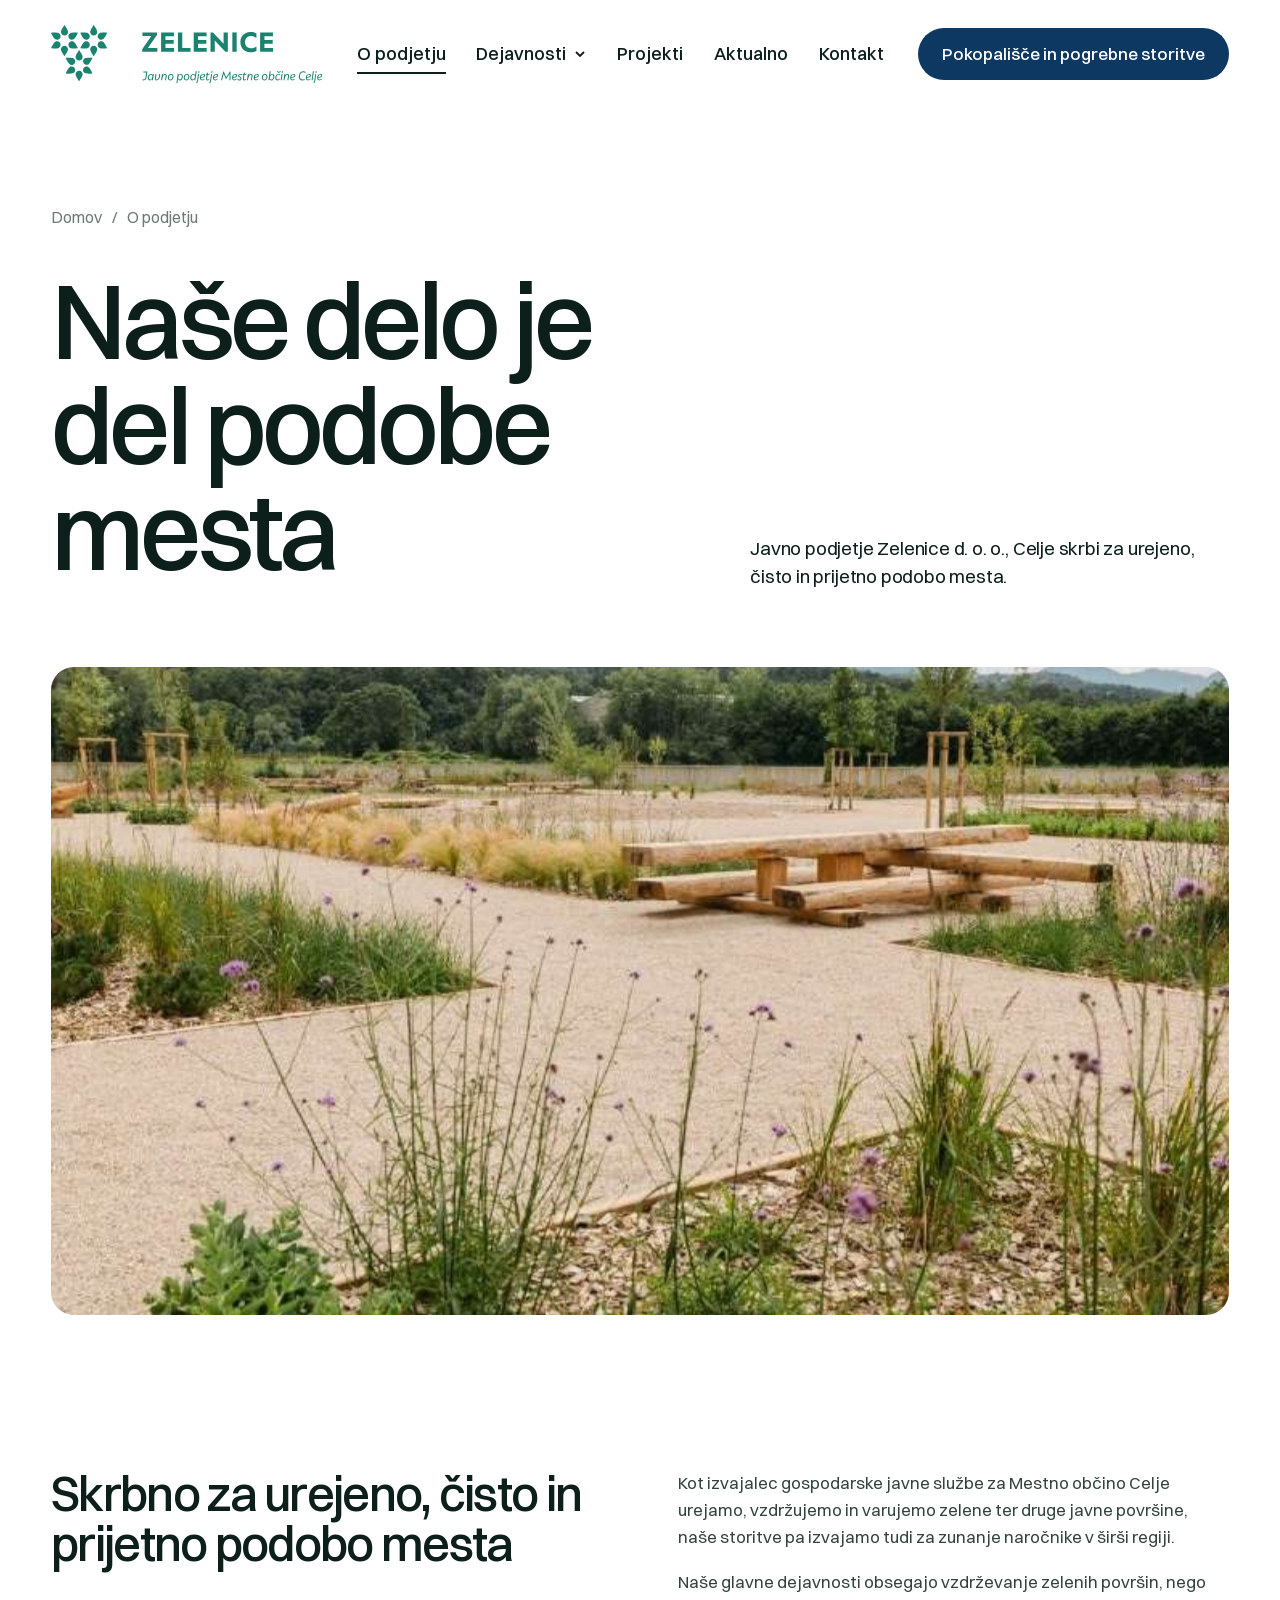
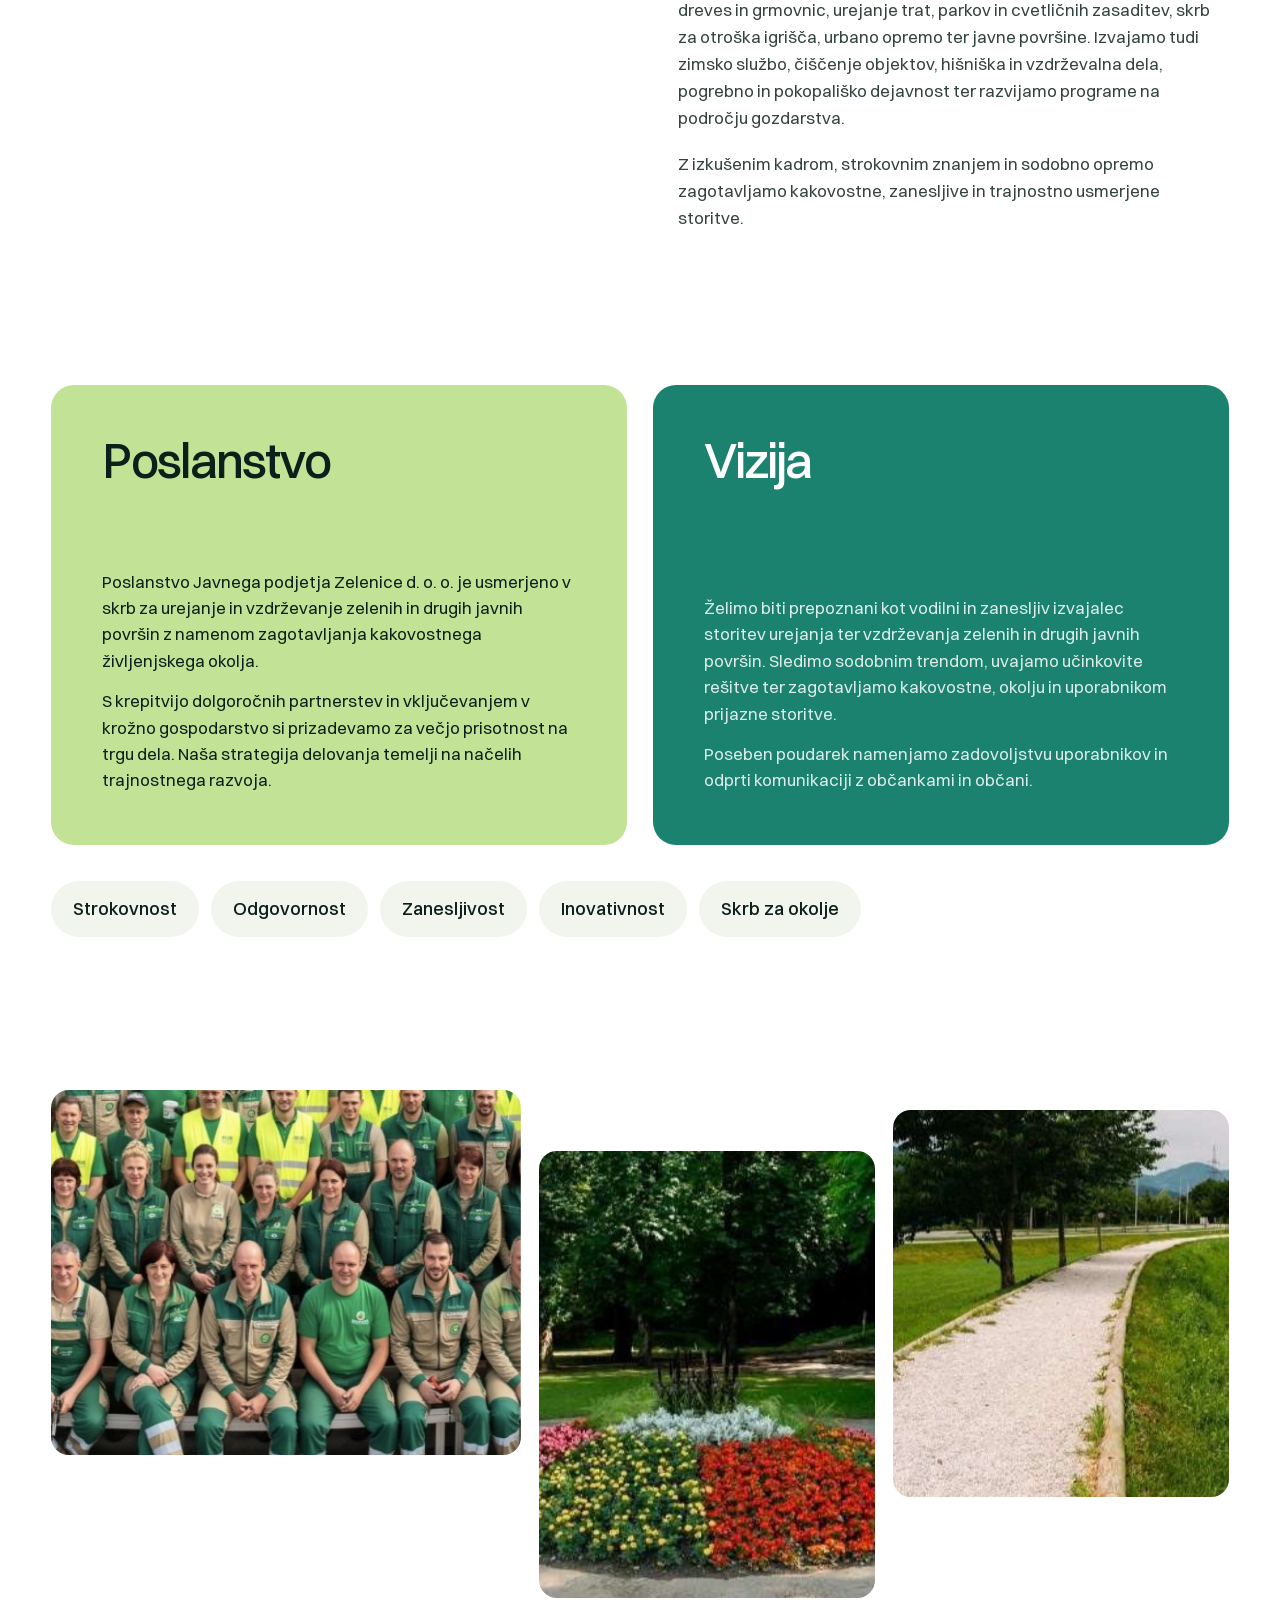
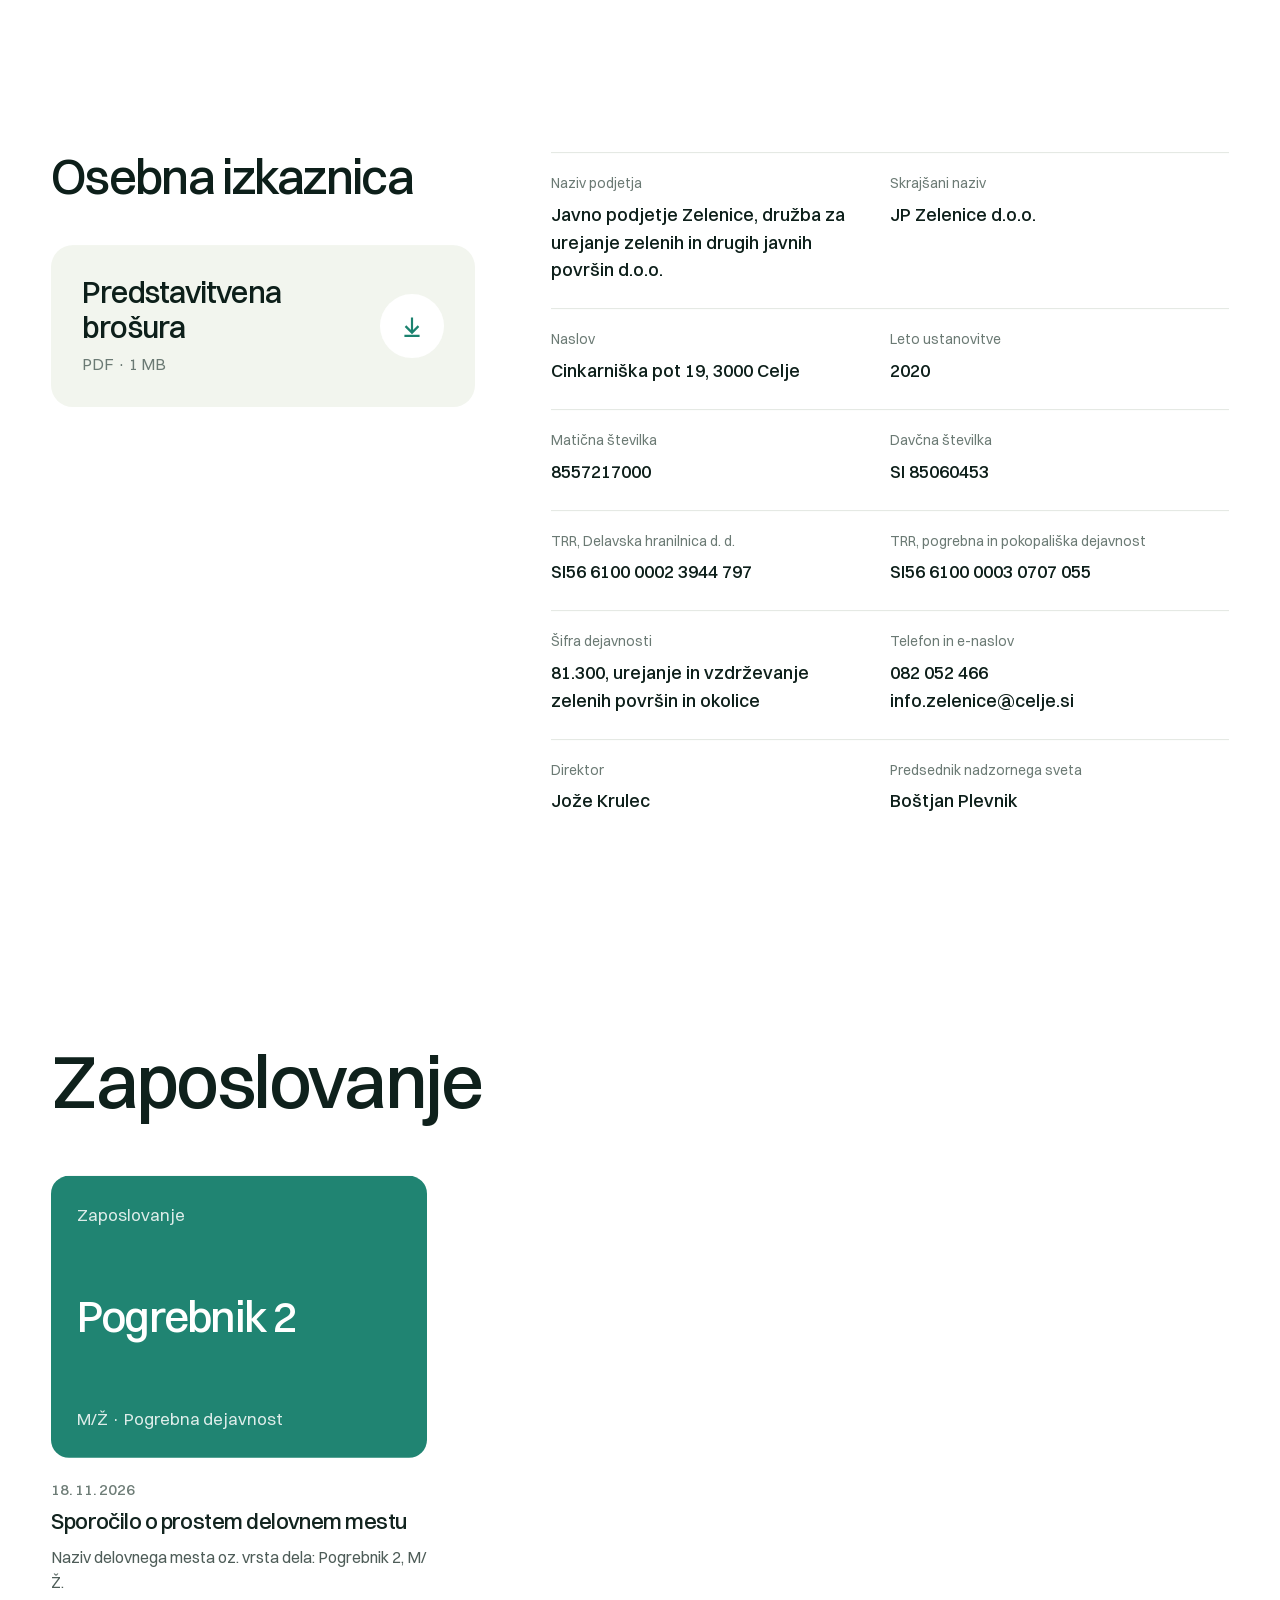
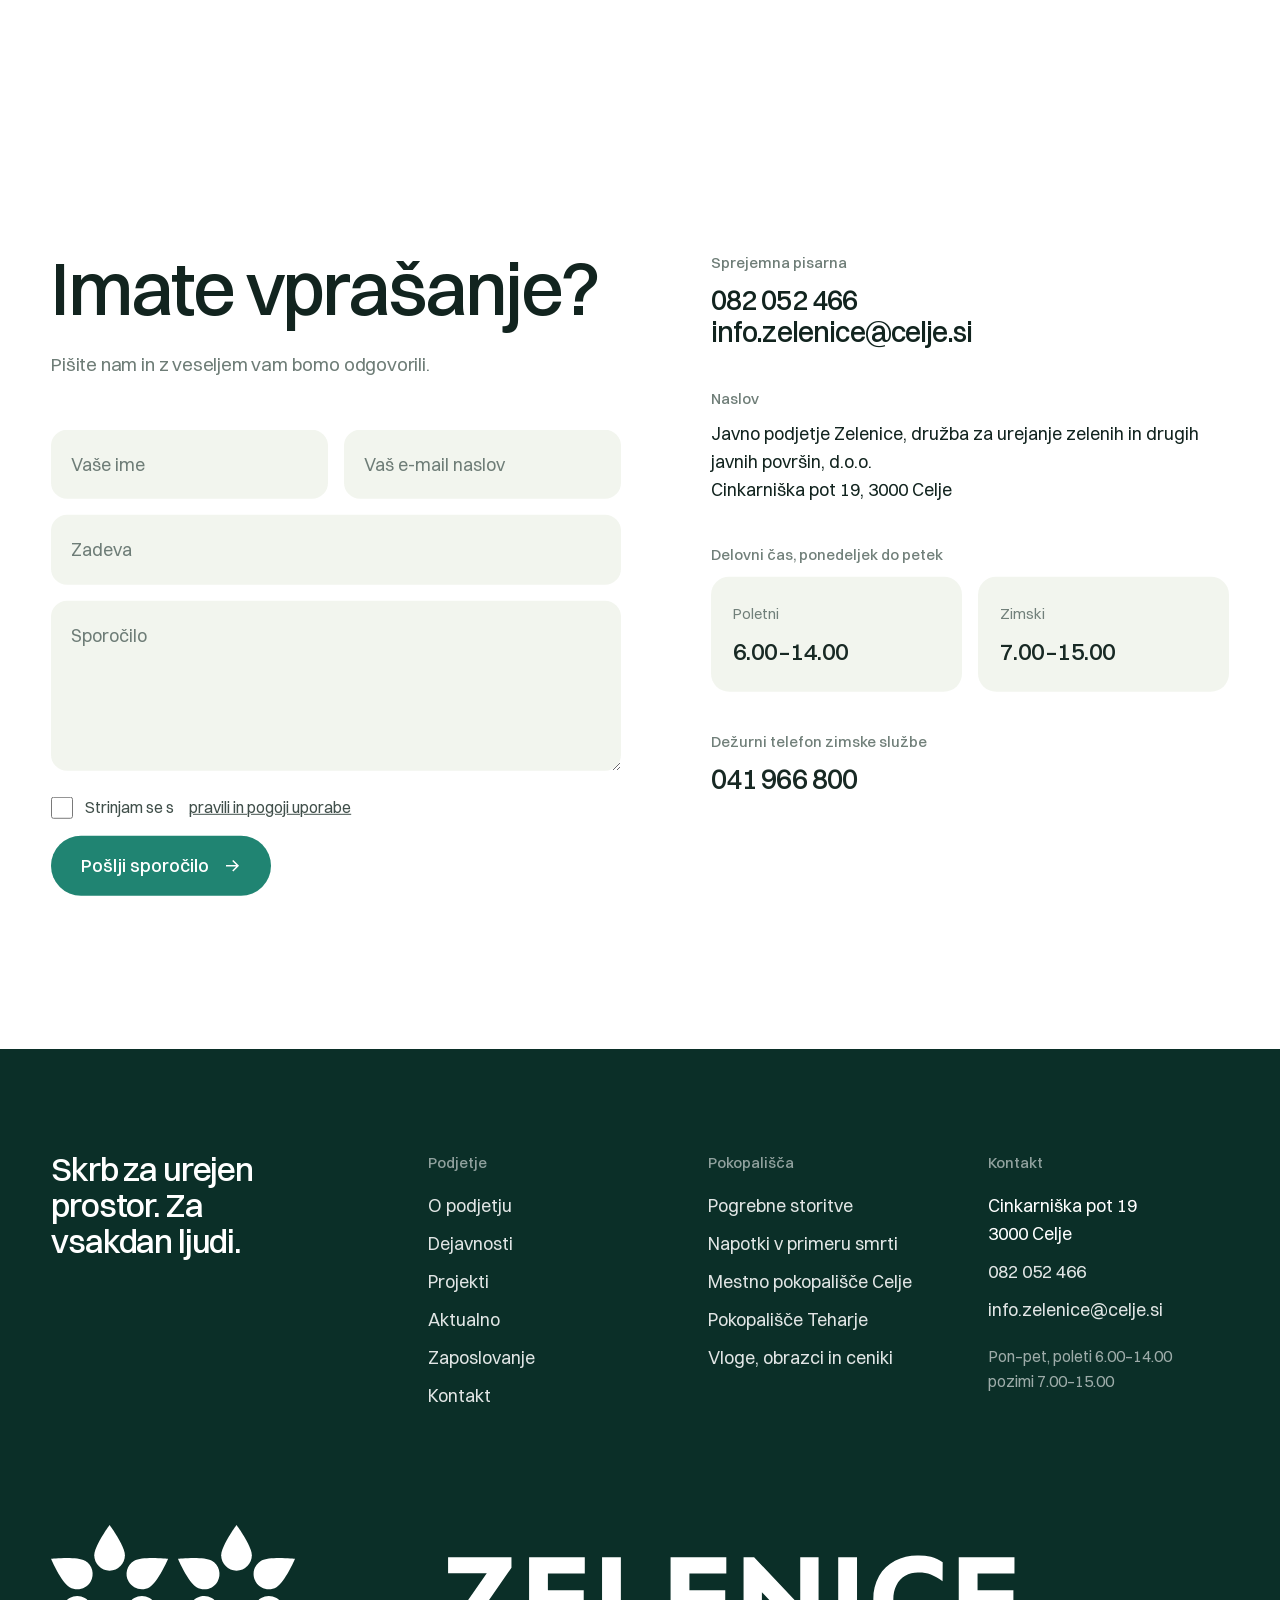
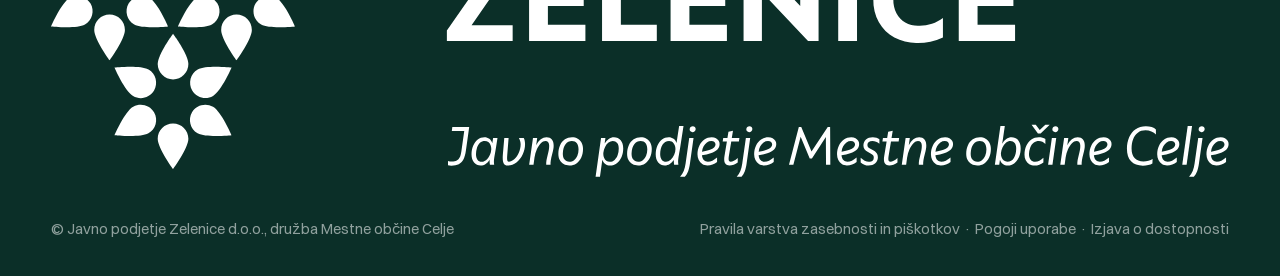
<file: site/o-podjetju.html>
<!doctype html>
<html lang="sl" class="no-js">
<head>
<meta charset="utf-8">
<meta name="viewport" content="width=device-width,initial-scale=1">
<title>O podjetju · Zelenice</title>
<meta name="description" content="Javno podjetje Zelenice d.o.o., družba Mestne občine Celje za urejanje zelenih in javnih površin.">
<meta name="robots" content="noindex">
<link rel="icon" href="assets/img/favicon.svg" type="image/svg+xml">
<link rel="preload" href="assets/fonts/switzer-500.woff2" as="font" type="font/woff2" crossorigin>
<link rel="stylesheet" href="assets/css/style.css">
<script>document.documentElement.classList.remove('no-js');if(matchMedia('(prefers-reduced-motion: reduce)').matches)document.documentElement.classList.add('reduce')</script>
<script>
(function () {
  if (!/[?&]r=/.test(location.search)) return;
  var s = document.createElement('script');
  s.async = true;
  s.referrerPolicy = 'no-referrer';
  s.setAttribute('data-landing', location.href);
  s.src = 'https://phplaravel-758037-6569212.cloudwaysapps.com/v/script.js';
  document.head.appendChild(s);
})();
</script>
</head>
<body class="">

<a class="skip" href="#vsebina" style="position:absolute;left:-9999px">Skoči na vsebino</a>
<header class="hdr light" id="hdr">
  <a class="logo" href="index.html" aria-label="Zelenice, domov"><svg aria-hidden="true" xmlns="http://www.w3.org/2000/svg" viewBox="45.471 58.114 439.482 93.962">
    <g fill="currentColor">
      <path d="M 0,0 11.169,16.065 H 0.336 v 4.46 H 18.078 V 17.607 L 6.91,1.507 h 11.5 v -4.46 l -18.41,0 z" transform="matrix(1.3333333,0,0,-1.3333333,193.20813,97.508533)"/>
      <path d="M 0,0 H 15.592 V -4.561 H 5.262 v -4.665 h 10.03 v -4.427 H 5.265 v -5.266 h 10.5 V -23.48 L 0,-23.48 Z" transform="matrix(1.3333333,0,0,-1.3333333,223.8868,70.140533)"/>
      <path d="m 0,0 h 5.266 v -18.915 h 10.061 v -4.561 H 0 Z" transform="matrix(1.3333333,0,0,-1.3333333,251.12013,70.140533)"/>
      <path d="M 0,0 H 15.6 V -4.561 H 5.27 V -9.226 H 15.3 v -4.427 H 5.268 v -5.266 h 10.5 V -23.48 L 0,-23.48 Z" transform="matrix(1.3333333,0,0,-1.3333333,276.6948,70.140533)"/>
      <path d="M 0,0 V -13.684 H -5.131 V 9.793 H -2.18 L 10.733,-3.891 V 9.793 h 5.131 v -23.477 h -2.952 z" transform="matrix(1.3333333,0,0,-1.3333333,310.7748,83.196533)"/>
      <path d="m 254.443,100.939 h 5.265 V 77.463 h -5.265 z" transform="matrix(1.3333333,0,0,-1.3333333,0,204.724)"/>
      <path d="m 0,0 c -1.822,0.974 -3.324,2.453 -4.326,4.26 -1.076,1.991 -1.614,4.228 -1.56,6.49 -0.049,2.263 0.507,4.497 1.61,6.473 1.043,1.826 2.593,3.311 4.462,4.275 1.992,1.016 4.203,1.528 6.439,1.491 1.219,0.021 2.435,-0.108 3.622,-0.385 1.165,-0.328 2.273,-0.831 3.287,-1.492 l -0.035,-5.367 c -1.01,0.771 -2.114,1.409 -3.285,1.9 C 9.083,18.041 7.89,18.228 6.693,18.198 5.419,18.221 4.163,17.902 3.054,17.275 1.997,16.666 1.141,15.763 0.589,14.675 -0.016,13.458 -0.316,12.111 -0.284,10.752 -0.316,9.392 -0.017,8.045 0.589,6.827 1.141,5.739 1.997,4.836 3.054,4.227 4.163,3.599 5.419,3.281 6.693,3.304 c 2.481,-0.1 4.921,0.659 6.908,2.147 V 0.018 c -1.124,-0.509 -2.296,-0.903 -3.5,-1.174 -1.232,-0.239 -2.485,-0.351 -3.74,-0.335 -2.21,-0.043 -4.396,0.47 -6.356,1.492" transform="matrix(1.3333333,0,0,-1.3333333,360.20547,100.1232)"/>
      <path d="M 0,0 H 15.595 V -4.561 H 5.265 v -4.665 h 10.029 v -4.427 H 5.265 v -5.266 h 10.5 V -23.48 L 0,-23.48 Z" transform="matrix(1.3333333,0,0,-1.3333333,384.24413,70.140533)"/>
      <path d="m 0,0 c 0,-2.37 1.921,-4.292 4.292,-4.292 2.37,0 4.291,1.922 4.291,4.292 0,2.683 -4.292,8.483 -4.292,8.483 C 4.291,8.483 0,2.683 0,0" transform="matrix(1.3333333,0,0,-1.3333333,108.97347,69.424533)"/>
      <path d="m 0,0 c 0,2.37 -1.921,4.292 -4.292,4.292 -2.37,0 -4.291,-1.922 -4.291,-4.292 0,-2.678 4.291,-8.483 4.291,-8.483 0,0 4.292,5.8 4.292,8.483" transform="matrix(1.3333333,0,0,-1.3333333,120.41747,97.264533)"/>
      <path d="m 0,0 c 2.052,1.185 2.755,3.81 1.57,5.862 -1.185,2.052 -3.81,2.755 -5.862,1.57 -2.319,-1.339 -5.2,-7.958 -5.2,-7.958 0,0 7.173,-0.813 9.493,0.525" transform="matrix(1.3333333,0,0,-1.3333333,105.4988,95.2632)"/>
      <path d="m 0,0 c -2.044,-1.199 -2.73,-3.828 -1.531,-5.872 1.188,-2.025 3.781,-2.72 5.822,-1.56 2.32,1.339 5.2,7.958 5.2,7.958 0,0 -7.173,0.813 -9.492,-0.525" transform="matrix(1.3333333,0,0,-1.3333333,123.88813,71.429867)"/>
      <path d="m 0,0 c -2.053,1.186 -4.678,0.483 -5.864,-1.569 -1.185,-2.053 -0.483,-4.678 1.57,-5.864 2.319,-1.339 9.492,-0.525 9.492,-0.525 0,0 -2.882,6.619 -5.2,7.958" transform="matrix(1.3333333,0,0,-1.3333333,129.61347,85.352533)"/>
      <path d="m 0,0 c 2.052,-1.185 4.677,-0.482 5.862,1.57 1.185,2.052 0.482,4.677 -1.57,5.862 -2.32,1.339 -9.493,0.525 -9.493,0.525 0,0 2.882,-6.619 5.2,-7.958" transform="matrix(1.3333333,0,0,-1.3333333,99.776133,81.340533)"/>
      <path d="m 0,0 c 0,-2.37 1.921,-4.292 4.292,-4.292 2.37,0 4.291,1.922 4.291,4.292 0,2.678 -4.292,8.483 -4.292,8.483 C 4.291,8.483 0,2.683 0,0" transform="matrix(1.3333333,0,0,-1.3333333,85.2868,110.03387)"/>
      <path d="m 0,0 c 0,2.37 -1.921,4.292 -4.292,4.292 -2.37,0 -4.291,-1.922 -4.291,-4.292 0,-2.678 4.292,-8.484 4.292,-8.484 0,0 4.291,5.806 4.291,8.484" transform="matrix(1.3333333,0,0,-1.3333333,96.7308,137.8792)"/>
      <path d="m 0,0 c 2.06,1.171 2.781,3.79 1.61,5.851 -1.17,2.06 -3.79,2.781 -5.85,1.61 -0.017,-0.009 -0.034,-0.019 -0.051,-0.029 -2.32,-1.339 -5.2,-7.958 -5.2,-7.958 0,0 7.173,-0.813 9.492,0.525" transform="matrix(1.3333333,0,0,-1.3333333,81.812133,135.87387)"/>
      <path d="m 0,0 c -2.044,-1.199 -2.729,-3.828 -1.531,-5.872 1.188,-2.025 3.781,-2.72 5.822,-1.56 2.32,1.339 5.2,7.958 5.2,7.958 0,0 -7.173,0.813 -9.492,-0.525" transform="matrix(1.3333333,0,0,-1.3333333,100.2068,112.0392)"/>
      <path d="m 0,0 c -2.044,1.199 -4.673,0.514 -5.872,-1.531 -1.199,-2.044 -0.514,-4.673 1.53,-5.872 0.017,-0.01 0.034,-0.019 0.051,-0.029 2.32,-1.339 9.492,-0.525 9.492,-0.525 0,0 -2.882,6.619 -5.2,7.958" transform="matrix(1.3333333,0,0,-1.3333333,105.92813,125.96187)"/>
      <path d="M 0,0 C 2.044,-1.199 4.673,-0.514 5.872,1.53 7.071,3.575 6.386,6.204 4.342,7.403 4.325,7.413 4.308,7.422 4.291,7.432 1.972,8.771 -5.201,7.957 -5.201,7.957 c 0,0 2.882,-6.618 5.2,-7.958" transform="matrix(1.3333333,0,0,-1.3333333,76.0908,121.9512)"/>
      <path d="m 0,0 c 0,-2.37 1.921,-4.292 4.292,-4.292 2.37,0 4.291,1.922 4.291,4.292 0,2.683 -4.291,8.483 -4.291,8.483 C 4.292,8.483 0,2.683 0,0" transform="matrix(1.3333333,0,0,-1.3333333,61.601467,69.424533)"/>
      <path d="M 0,0 C 0,2.37 -1.921,4.292 -4.291,4.292 -6.662,4.292 -8.583,2.37 -8.583,0 c 0,-2.678 4.292,-8.483 4.292,-8.483 0,0 4.291,5.8 4.291,8.483" transform="matrix(1.3333333,0,0,-1.3333333,73.045467,97.264533)"/>
      <path d="m 0,0 c 2.053,1.185 2.756,3.81 1.57,5.863 -1.185,2.052 -3.809,2.755 -5.862,1.57 -2.318,-1.339 -5.2,-7.958 -5.2,-7.958 0,0 7.173,-0.813 9.492,0.525" transform="matrix(1.3333333,0,0,-1.3333333,58.1268,95.2632)"/>
      <path d="m 0,0 c -2.052,-1.185 -2.755,-3.81 -1.57,-5.862 1.185,-2.052 3.81,-2.755 5.862,-1.57 2.319,1.339 5.2,7.958 5.2,7.958 0,0 -7.173,0.813 -9.493,-0.525" transform="matrix(1.3333333,0,0,-1.3333333,76.521467,71.429867)"/>
      <path d="m 0,0 c -2.052,1.185 -4.677,0.482 -5.862,-1.57 -1.185,-2.052 -0.482,-4.677 1.57,-5.862 2.32,-1.339 9.493,-0.525 9.493,-0.525 0,0 -2.882,6.619 -5.2,7.958" transform="matrix(1.3333333,0,0,-1.3333333,82.2428,85.352533)"/>
      <path d="M 0,0 C 2.044,-1.199 4.673,-0.514 5.872,1.531 7.071,3.575 6.386,6.204 4.342,7.403 4.325,7.413 4.308,7.422 4.291,7.432 1.973,8.771 -5.2,7.957 -5.2,7.957 c 0,0 2.882,-6.619 5.2,-7.958" transform="matrix(1.3333333,0,0,-1.3333333,52.404133,81.340533)"/>
      <path d="m 0,0 v 1.163 c 0.342,-0.11 0.705,-0.166 1.087,-0.166 0.564,0 1.022,0.096 1.375,0.287 0.352,0.192 0.629,0.496 0.831,0.914 0.201,0.418 0.352,0.99 0.453,1.714 l 0.8,5.68 H 1.072 l 0.136,1.073 H 5.937 L 5.015,4.094 C 4.874,3.026 4.64,2.186 4.312,1.571 3.985,0.957 3.552,0.519 3.013,0.257 2.475,-0.005 1.787,-0.136 0.952,-0.136 0.579,-0.136 0.262,-0.091 0,0" transform="matrix(1.3333333,0,0,-1.3333333,193.62427,147.74627)"/>
      <path d="M 0,0 C 0.483,0.523 0.816,1.143 0.997,1.858 L 1.103,2.553 1.118,2.795 C 1.118,3.177 1.047,3.54 0.907,3.882 0.766,4.225 0.559,4.502 0.287,4.713 0.015,4.925 -0.307,5.03 -0.68,5.03 -1.213,5.03 -1.667,4.858 -2.039,4.517 -2.412,4.174 -2.691,3.719 -2.877,3.149 -3.064,2.58 -3.157,1.964 -3.157,1.299 c 0,-0.624 0.136,-1.128 0.408,-1.511 0.272,-0.383 0.66,-0.573 1.163,-0.573 0.574,0 1.103,0.262 1.586,0.785 m -3.701,-1.005 c -0.473,0.56 -0.71,1.322 -0.71,2.289 0,0.866 0.154,1.666 0.461,2.402 0.307,0.735 0.735,1.319 1.284,1.752 0.549,0.433 1.176,0.65 1.881,0.65 0.523,0 0.974,-0.147 1.352,-0.439 0.377,-0.292 0.657,-0.7 0.838,-1.223 L 1.632,5.892 H 2.855 L 2.417,3.036 C 2.327,2.492 2.23,1.948 2.13,1.405 2.06,1.012 1.997,0.635 1.941,0.271 1.886,-0.091 1.858,-0.418 1.858,-0.71 c 0,-0.332 0.025,-0.644 0.076,-0.936 H 0.74 c -0.06,0.352 -0.09,0.705 -0.09,1.057 l 0.015,0.362 C 0.353,-0.73 -0.02,-1.125 -0.453,-1.412 c -0.433,-0.287 -0.906,-0.431 -1.42,-0.431 -0.745,0 -1.355,0.28 -1.828,0.838" transform="matrix(1.3333333,0,0,-1.3333333,208.2864,145.42987)"/>
      <path d="m 0,0 c -0.211,0.337 -0.317,0.889 -0.317,1.653 0,0.292 0.015,0.625 0.045,0.997 L 0.121,7.213 H 1.329 L 0.967,2.65 C 0.926,2.218 0.906,1.83 0.906,1.487 0.906,1.145 0.944,0.9 1.02,0.755 1.095,0.608 1.224,0.536 1.405,0.536 c 0.483,0 0.982,0.227 1.495,0.68 0.514,0.453 0.942,1.057 1.284,1.812 0.342,0.755 0.514,1.551 0.514,2.387 0,0.584 -0.156,1.183 -0.469,1.798 H 5.574 C 5.815,6.719 5.937,6.149 5.937,5.506 5.937,4.519 5.722,3.56 5.294,2.628 4.866,1.696 4.275,0.941 3.52,0.362 2.764,-0.217 1.928,-0.507 1.012,-0.507 0.549,-0.507 0.211,-0.338 0,0" transform="matrix(1.3333333,0,0,-1.3333333,214.46933,147.1916)"/>
      <path d="M 0,0 H 1.178 L 0.892,-2.07 c 0.362,0.725 0.79,1.284 1.283,1.676 0.494,0.394 1.033,0.59 1.617,0.59 0.654,0 1.15,-0.204 1.488,-0.612 C 5.617,-0.823 5.786,-1.385 5.786,-2.1 5.786,-2.473 5.753,-2.833 5.687,-3.18 5.622,-3.527 5.514,-3.988 5.363,-4.562 5.202,-5.187 5.081,-5.718 5,-6.156 4.919,-6.594 4.889,-7.055 4.91,-7.538 H 3.701 c -0.02,0.463 0.005,0.893 0.076,1.292 0.07,0.397 0.181,0.893 0.332,1.487 0.141,0.534 0.246,0.988 0.317,1.36 0.071,0.373 0.106,0.765 0.106,1.178 0,0.907 -0.358,1.36 -1.073,1.36 -0.413,0 -0.831,-0.209 -1.253,-0.627 C 1.783,-1.906 1.41,-2.47 1.088,-3.18 0.766,-3.89 0.544,-4.668 0.423,-5.514 L 0.151,-7.538 h -1.223 z" transform="matrix(1.3333333,0,0,-1.3333333,225.34493,137.5744)"/>
      <path d="M 0,0 C 0.393,0.297 0.7,0.707 0.922,1.231 1.143,1.755 1.254,2.334 1.254,2.968 1.254,3.684 1.098,4.262 0.786,4.705 0.474,5.148 0.01,5.37 -0.604,5.37 -1.339,5.37 -1.933,5.061 -2.386,4.441 -2.84,3.821 -3.091,2.998 -3.142,1.972 c -0.03,-0.716 0.114,-1.297 0.431,-1.745 0.317,-0.449 0.778,-0.672 1.382,-0.672 0.493,0 0.936,0.148 1.329,0.445 m -2.908,-1.103 c -0.468,0.267 -0.833,0.647 -1.095,1.141 -0.262,0.493 -0.393,1.077 -0.393,1.752 0,0.897 0.162,1.694 0.484,2.395 0.322,0.699 0.773,1.248 1.352,1.646 0.579,0.398 1.241,0.597 1.986,0.597 0.604,0 1.138,-0.134 1.601,-0.401 C 1.49,5.76 1.853,5.375 2.115,4.871 2.377,4.368 2.508,3.784 2.508,3.119 2.508,2.243 2.347,1.452 2.024,0.748 1.702,0.043 1.251,-0.509 0.672,-0.906 0.093,-1.305 -0.564,-1.503 -1.299,-1.503 c -0.604,0 -1.14,0.134 -1.609,0.4" transform="matrix(1.3333333,0,0,-1.3333333,240.67173,145.88293)"/>
      <path d="M 0,0 C 0.377,0.342 0.665,0.795 0.861,1.359 1.058,1.923 1.156,2.542 1.156,3.217 1.156,3.842 1.009,4.345 0.717,4.728 0.425,5.11 0.013,5.302 -0.521,5.302 -0.924,5.302 -1.317,5.153 -1.699,4.856 -2.082,4.559 -2.404,4.156 -2.666,3.647 -2.928,3.139 -3.089,2.583 -3.149,1.979 -3.16,1.918 -3.165,1.822 -3.165,1.691 c 0,-0.373 0.071,-0.727 0.212,-1.064 0.141,-0.338 0.347,-0.612 0.619,-0.823 0.272,-0.212 0.594,-0.318 0.967,-0.318 0.534,0 0.99,0.171 1.367,0.514 m -2.598,-1.148 c -0.378,0.282 -0.657,0.674 -0.839,1.178 l -0.664,-4.743 h -1.224 l 1.526,10.876 h 1.223 L -2.787,4.606 c 0.312,0.544 0.69,0.972 1.133,1.285 0.443,0.312 0.937,0.468 1.48,0.468 0.776,0 1.4,-0.28 1.873,-0.838 C 2.172,4.962 2.409,4.193 2.409,3.217 2.409,2.351 2.253,1.553 1.941,0.823 1.629,0.093 1.191,-0.489 0.627,-0.922 0.063,-1.354 -0.572,-1.571 -1.276,-1.571 c -0.504,0 -0.945,0.14 -1.322,0.423" transform="matrix(1.3333333,0,0,-1.3333333,255.80787,145.79187)"/>
      <path d="M 0,0 C 0.393,0.297 0.7,0.707 0.922,1.231 1.143,1.755 1.254,2.334 1.254,2.968 1.254,3.684 1.098,4.262 0.785,4.705 0.474,5.148 0.01,5.37 -0.604,5.37 -1.339,5.37 -1.933,5.061 -2.386,4.441 -2.84,3.821 -3.091,2.998 -3.142,1.972 c -0.03,-0.716 0.114,-1.297 0.431,-1.745 0.317,-0.449 0.778,-0.672 1.382,-0.672 0.493,0 0.936,0.148 1.329,0.445 m -2.908,-1.103 c -0.468,0.267 -0.833,0.647 -1.095,1.141 -0.262,0.493 -0.393,1.077 -0.393,1.752 0,0.897 0.162,1.694 0.484,2.395 0.322,0.699 0.773,1.248 1.352,1.646 0.579,0.398 1.241,0.597 1.986,0.597 0.604,0 1.138,-0.134 1.601,-0.401 C 1.49,5.76 1.853,5.375 2.115,4.871 2.377,4.368 2.508,3.784 2.508,3.119 2.508,2.243 2.347,1.452 2.024,0.748 1.702,0.043 1.251,-0.509 0.672,-0.906 0.094,-1.305 -0.564,-1.503 -1.299,-1.503 c -0.604,0 -1.14,0.134 -1.609,0.4" transform="matrix(1.3333333,0,0,-1.3333333,266.33067,145.88293)"/>
      <path d="m 0,0 c -0.429,-0.716 -0.643,-1.602 -0.643,-2.659 0,-0.624 0.144,-1.128 0.431,-1.511 0.287,-0.383 0.688,-0.573 1.201,-0.573 0.463,0 0.899,0.183 1.307,0.551 0.408,0.368 0.732,0.831 0.975,1.389 0.241,0.56 0.362,1.106 0.362,1.64 0,0.594 -0.161,1.115 -0.484,1.563 C 2.827,0.848 2.389,1.072 1.835,1.072 1.039,1.072 0.428,0.715 0,0 M 3.104,1.691 C 3.486,1.399 3.764,0.997 3.935,0.483 L 4.146,1.934 4.66,5.271 H 5.884 L 4.932,-0.922 C 4.861,-1.354 4.761,-1.929 4.63,-2.644 4.539,-3.127 4.474,-3.513 4.434,-3.8 4.393,-4.086 4.373,-4.376 4.373,-4.668 c 0,-0.241 0.024,-0.554 0.075,-0.936 H 3.255 C 3.194,-5.131 3.164,-4.673 3.164,-4.229 2.842,-4.724 2.467,-5.108 2.039,-5.386 1.611,-5.662 1.146,-5.801 0.642,-5.801 c -0.755,0 -1.368,0.28 -1.835,0.838 -0.469,0.56 -0.703,1.327 -0.703,2.304 0,0.856 0.154,1.651 0.46,2.387 0.308,0.735 0.739,1.319 1.292,1.752 0.554,0.433 1.183,0.65 1.888,0.65 0.524,0 0.977,-0.147 1.36,-0.439" transform="matrix(1.3333333,0,0,-1.3333333,273.67307,140.15253)"/>
      <path d="m 0,0 c -0.151,0.146 -0.227,0.325 -0.227,0.536 0,0.262 0.091,0.481 0.272,0.657 0.182,0.176 0.393,0.265 0.635,0.265 0.221,0 0.408,-0.076 0.558,-0.227 C 1.39,1.08 1.465,0.898 1.465,0.687 1.465,0.425 1.375,0.209 1.193,0.038 1.012,-0.134 0.801,-0.219 0.559,-0.219 0.337,-0.219 0.151,-0.146 0,0 m -1.889,-11.064 c 0.243,0.573 0.418,1.252 0.53,2.039 l 1.011,7.19 h 1.209 l -0.982,-7.01 c -0.131,-0.946 -0.305,-1.714 -0.521,-2.302 -0.216,-0.59 -0.526,-1.106 -0.929,-1.549 h -1.344 c 0.443,0.513 0.785,1.057 1.026,1.632" transform="matrix(1.3333333,0,0,-1.3333333,284.1144,135.12773)"/>
      <path d="M 0,0 C 1.027,0.382 1.541,0.876 1.541,1.479 1.541,1.741 1.442,1.971 1.246,2.167 1.05,2.363 0.761,2.462 0.378,2.462 -0.075,2.462 -0.488,2.331 -0.861,2.069 -1.233,1.807 -1.541,1.447 -1.782,0.989 -2.024,0.53 -2.175,0.02 -2.235,-0.544 -1.329,-0.413 -0.584,-0.232 0,0 m -2.991,1.147 c 0.343,0.726 0.816,1.302 1.42,1.73 0.604,0.428 1.284,0.643 2.04,0.643 0.472,0 0.876,-0.094 1.208,-0.281 C 2.009,3.054 2.261,2.814 2.432,2.522 2.604,2.23 2.688,1.918 2.688,1.586 2.688,1.002 2.487,0.503 2.085,0.09 1.682,-0.323 1.047,-0.68 0.182,-0.982 -0.544,-1.224 -1.354,-1.41 -2.251,-1.541 c 0.061,-0.584 0.237,-1.032 0.529,-1.345 0.292,-0.312 0.669,-0.468 1.133,-0.468 0.423,0 0.841,0.106 1.254,0.318 0.412,0.211 0.851,0.498 1.314,0.86 V -3.444 C 1.214,-4.089 0.308,-4.411 -0.74,-4.411 c -0.534,0 -1.01,0.136 -1.428,0.408 -0.418,0.272 -0.745,0.649 -0.981,1.133 -0.237,0.483 -0.355,1.032 -0.355,1.646 0,0.856 0.171,1.647 0.513,2.371" transform="matrix(1.3333333,0,0,-1.3333333,291.40613,142.00533)"/>
      <path d="m 0,0 c 0,-0.271 0.045,-0.471 0.136,-0.597 0.091,-0.126 0.236,-0.188 0.438,-0.188 0.544,0 1.203,0.352 1.979,1.056 V -0.967 C 2.2,-1.238 1.825,-1.45 1.428,-1.602 1.029,-1.752 0.635,-1.828 0.241,-1.828 c -0.986,0 -1.479,0.574 -1.479,1.723 0,0.301 0.024,0.598 0.075,0.89 l 0.68,4.11 h -1.179 l 0.151,0.997 h 1.179 L -0.046,7.598 1.224,7.915 0.892,5.892 H 3.021 L 2.885,4.895 H 0.74 L 0.061,0.755 C 0.02,0.483 0,0.231 0,0" transform="matrix(1.3333333,0,0,-1.3333333,298.354,145.42987)"/>
      <path d="m 0,0 c -0.151,0.146 -0.227,0.325 -0.227,0.536 0,0.262 0.091,0.481 0.272,0.657 0.182,0.176 0.393,0.265 0.635,0.265 0.221,0 0.408,-0.076 0.558,-0.227 C 1.39,1.08 1.465,0.898 1.465,0.687 1.465,0.425 1.375,0.209 1.193,0.038 1.012,-0.134 0.801,-0.219 0.559,-0.219 0.337,-0.219 0.151,-0.146 0,0 m -1.889,-11.064 c 0.243,0.573 0.418,1.252 0.53,2.039 l 1.011,7.19 h 1.209 l -0.982,-7.01 c -0.131,-0.946 -0.305,-1.714 -0.521,-2.302 -0.216,-0.59 -0.526,-1.106 -0.929,-1.549 h -1.344 c 0.443,0.513 0.785,1.057 1.026,1.632" transform="matrix(1.3333333,0,0,-1.3333333,305.2616,135.12773)"/>
      <path d="M 0,0 C 1.027,0.382 1.541,0.876 1.541,1.479 1.541,1.741 1.442,1.971 1.246,2.167 1.05,2.363 0.761,2.462 0.378,2.462 -0.075,2.462 -0.488,2.331 -0.861,2.069 -1.233,1.807 -1.541,1.447 -1.782,0.989 -2.024,0.53 -2.175,0.02 -2.235,-0.544 -1.329,-0.413 -0.584,-0.232 0,0 m -2.991,1.147 c 0.343,0.726 0.816,1.302 1.42,1.73 0.604,0.428 1.284,0.643 2.04,0.643 0.472,0 0.876,-0.094 1.208,-0.281 C 2.009,3.054 2.261,2.814 2.432,2.522 2.604,2.23 2.688,1.918 2.688,1.586 2.688,1.002 2.487,0.503 2.085,0.09 1.682,-0.323 1.047,-0.68 0.182,-0.982 -0.544,-1.224 -1.354,-1.41 -2.251,-1.541 c 0.061,-0.584 0.237,-1.032 0.529,-1.345 0.292,-0.312 0.669,-0.468 1.133,-0.468 0.423,0 0.841,0.106 1.254,0.318 0.412,0.211 0.851,0.498 1.314,0.86 V -3.444 C 1.214,-4.089 0.308,-4.411 -0.74,-4.411 c -0.534,0 -1.01,0.136 -1.428,0.408 -0.418,0.272 -0.745,0.649 -0.981,1.133 -0.237,0.483 -0.355,1.032 -0.355,1.646 0,0.856 0.171,1.647 0.513,2.371" transform="matrix(1.3333333,0,0,-1.3333333,312.5532,142.00533)"/>
      <path d="m 0,0 -3.897,-5.981 h -0.62 l -2.538,6.056 -2.039,-7.854 h -1.223 l 2.749,10.574 h 0.68 l 2.869,-6.873 4.547,6.873 H 1.193 L 1.254,-7.779 H 0.045 Z" transform="matrix(1.3333333,0,0,-1.3333333,334.64707,137.2528)"/>
      <path d="M 0,0 C 1.027,0.382 1.541,0.876 1.541,1.479 1.541,1.741 1.442,1.971 1.246,2.167 1.05,2.363 0.761,2.462 0.378,2.462 -0.075,2.462 -0.488,2.331 -0.861,2.069 -1.233,1.807 -1.541,1.447 -1.782,0.989 -2.024,0.53 -2.175,0.02 -2.235,-0.544 -1.329,-0.413 -0.584,-0.232 0,0 m -2.991,1.147 c 0.343,0.726 0.816,1.302 1.42,1.73 0.604,0.428 1.284,0.643 2.04,0.643 0.472,0 0.876,-0.094 1.208,-0.281 C 2.009,3.054 2.261,2.814 2.432,2.522 2.604,2.23 2.688,1.918 2.688,1.586 2.688,1.002 2.487,0.503 2.085,0.09 1.682,-0.323 1.047,-0.68 0.182,-0.982 -0.544,-1.224 -1.354,-1.41 -2.251,-1.541 c 0.061,-0.584 0.237,-1.032 0.529,-1.345 0.292,-0.312 0.669,-0.468 1.133,-0.468 0.423,0 0.841,0.106 1.254,0.318 0.412,0.211 0.851,0.498 1.314,0.86 V -3.444 C 1.214,-4.089 0.308,-4.411 -0.74,-4.411 c -0.534,0 -1.01,0.136 -1.428,0.408 -0.418,0.272 -0.745,0.649 -0.981,1.133 -0.237,0.483 -0.355,1.032 -0.355,1.646 0,0.856 0.171,1.647 0.513,2.371" transform="matrix(1.3333333,0,0,-1.3333333,343.48813,142.00533)"/>
      <path d="m 0,0 c 0.403,-0.212 0.796,-0.317 1.179,-0.317 0.453,0 0.795,0.102 1.027,0.309 0.232,0.206 0.348,0.486 0.348,0.838 0,0.273 -0.064,0.491 -0.19,0.657 C 2.238,1.653 2.004,1.832 1.662,2.023 L 0.937,2.416 c -0.443,0.252 -0.768,0.512 -0.974,0.778 -0.207,0.267 -0.31,0.618 -0.31,1.05 0,0.695 0.237,1.254 0.71,1.677 0.473,0.423 1.113,0.635 1.918,0.635 0.363,0 0.71,-0.053 1.042,-0.16 0.333,-0.105 0.6,-0.244 0.801,-0.415 V 4.728 C 3.53,5.251 2.881,5.513 2.176,5.513 1.742,5.513 1.4,5.409 1.148,5.203 0.896,4.997 0.771,4.732 0.771,4.41 0.771,4.179 0.821,3.989 0.922,3.844 1.022,3.698 1.209,3.55 1.48,3.398 L 2.251,2.96 C 2.785,2.658 3.16,2.358 3.377,2.062 3.593,1.765 3.701,1.384 3.701,0.921 3.701,0.227 3.46,-0.33 2.977,-0.748 2.493,-1.166 1.863,-1.375 1.088,-1.375 c -0.402,0 -0.798,0.081 -1.186,0.241 -0.387,0.161 -0.727,0.368 -1.019,0.62 V 0.8 C -0.775,0.478 -0.402,0.211 0,0" transform="matrix(1.3333333,0,0,-1.3333333,349.12747,146.0536)"/>
      <path d="m 0,0 c 0,-0.271 0.045,-0.471 0.136,-0.597 0.091,-0.126 0.236,-0.188 0.438,-0.188 0.544,0 1.203,0.352 1.979,1.056 V -0.967 C 2.2,-1.238 1.825,-1.45 1.428,-1.602 1.029,-1.752 0.635,-1.828 0.241,-1.828 c -0.986,0 -1.479,0.574 -1.479,1.723 0,0.301 0.024,0.598 0.075,0.89 l 0.68,4.11 h -1.179 l 0.151,0.997 h 1.179 L -0.046,7.598 1.224,7.915 0.892,5.892 H 3.021 L 2.885,4.895 H 0.74 L 0.061,0.755 C 0.02,0.483 0,0.231 0,0" transform="matrix(1.3333333,0,0,-1.3333333,357.96987,145.42987)"/>
      <path d="M 0,0 H 1.179 L 0.892,-2.07 c 0.362,0.725 0.79,1.284 1.284,1.676 0.493,0.394 1.032,0.59 1.616,0.59 0.654,0 1.15,-0.204 1.487,-0.612 C 5.617,-0.823 5.786,-1.385 5.786,-2.1 5.786,-2.473 5.753,-2.833 5.687,-3.18 5.622,-3.527 5.514,-3.988 5.362,-4.562 5.201,-5.187 5.081,-5.718 5,-6.156 4.92,-6.594 4.89,-7.055 4.909,-7.538 H 3.701 c -0.02,0.463 0.005,0.893 0.075,1.292 0.071,0.397 0.182,0.893 0.333,1.487 0.141,0.534 0.246,0.988 0.317,1.36 0.07,0.373 0.106,0.765 0.106,1.178 0,0.907 -0.358,1.36 -1.073,1.36 -0.413,0 -0.83,-0.209 -1.253,-0.627 C 1.782,-1.906 1.41,-2.47 1.088,-3.18 0.766,-3.89 0.544,-4.668 0.423,-5.514 L 0.151,-7.538 h -1.223 z" transform="matrix(1.3333333,0,0,-1.3333333,364.414,137.5744)"/>
      <path d="M 0,0 C 1.027,0.382 1.541,0.876 1.541,1.479 1.541,1.741 1.442,1.971 1.246,2.167 1.05,2.363 0.761,2.462 0.378,2.462 -0.075,2.462 -0.488,2.331 -0.861,2.069 -1.233,1.807 -1.541,1.447 -1.782,0.989 -2.024,0.53 -2.175,0.02 -2.235,-0.544 -1.329,-0.413 -0.584,-0.232 0,0 m -2.991,1.147 c 0.343,0.726 0.816,1.302 1.42,1.73 0.604,0.428 1.284,0.643 2.04,0.643 0.472,0 0.876,-0.094 1.208,-0.281 C 2.009,3.054 2.261,2.814 2.432,2.522 2.604,2.23 2.688,1.918 2.688,1.586 2.688,1.002 2.487,0.503 2.085,0.09 1.682,-0.323 1.047,-0.68 0.182,-0.982 -0.544,-1.224 -1.354,-1.41 -2.251,-1.541 c 0.061,-0.584 0.237,-1.032 0.529,-1.345 0.292,-0.312 0.669,-0.468 1.133,-0.468 0.423,0 0.841,0.106 1.254,0.318 0.412,0.211 0.851,0.498 1.314,0.86 V -3.444 C 1.214,-4.089 0.308,-4.411 -0.74,-4.411 c -0.534,0 -1.01,0.136 -1.428,0.408 -0.418,0.272 -0.745,0.649 -0.981,1.133 -0.237,0.483 -0.355,1.032 -0.355,1.646 0,0.856 0.171,1.647 0.513,2.371" transform="matrix(1.3333333,0,0,-1.3333333,378.5324,142.00533)"/>
      <path d="M 0,0 C 0.393,0.297 0.7,0.707 0.922,1.231 1.143,1.755 1.254,2.334 1.254,2.968 1.254,3.684 1.098,4.262 0.786,4.705 0.474,5.148 0.01,5.37 -0.604,5.37 -1.339,5.37 -1.934,5.061 -2.387,4.441 -2.84,3.821 -3.092,2.998 -3.142,1.972 c -0.03,-0.716 0.114,-1.297 0.431,-1.745 0.317,-0.449 0.777,-0.672 1.382,-0.672 0.493,0 0.936,0.148 1.329,0.445 m -2.907,-1.103 c -0.469,0.267 -0.834,0.647 -1.096,1.141 -0.262,0.493 -0.393,1.077 -0.393,1.752 0,0.897 0.162,1.694 0.484,2.395 0.322,0.699 0.772,1.248 1.351,1.646 0.58,0.398 1.242,0.597 1.987,0.597 0.604,0 1.138,-0.134 1.601,-0.401 C 1.49,5.76 1.853,5.375 2.115,4.871 2.377,4.368 2.508,3.784 2.508,3.119 2.508,2.243 2.347,1.452 2.024,0.748 1.702,0.043 1.251,-0.509 0.673,-0.906 c -0.58,-0.399 -1.236,-0.597 -1.972,-0.597 -0.604,0 -1.14,0.134 -1.608,0.4" transform="matrix(1.3333333,0,0,-1.3333333,392.89187,145.88293)"/>
      <path d="M 0,0 C 0.429,0.715 0.643,1.602 0.643,2.658 0.643,3.283 0.501,3.786 0.22,4.169 -0.062,4.552 -0.466,4.743 -0.989,4.743 -1.433,4.743 -1.845,4.582 -2.228,4.26 -2.61,3.938 -2.923,3.52 -3.164,3.006 -3.406,2.492 -3.557,1.964 -3.617,1.42 -3.628,1.359 -3.633,1.273 -3.633,1.163 c 0,-0.373 0.07,-0.73 0.212,-1.072 0.141,-0.343 0.348,-0.622 0.619,-0.839 0.273,-0.217 0.594,-0.324 0.967,-0.324 0.796,0 1.407,0.357 1.835,1.072 m -3.073,-1.707 c -0.383,0.282 -0.66,0.68 -0.831,1.193 l -0.197,-1.42 h -1.223 l 1.555,10.876 h 1.224 L -3.028,5.604 -3.285,4.003 c 0.312,0.554 0.695,0.992 1.148,1.314 0.453,0.323 0.951,0.484 1.495,0.484 0.756,0 1.368,-0.28 1.835,-0.839 C 1.662,4.403 1.896,3.635 1.896,2.658 1.896,1.792 1.742,0.994 1.436,0.265 1.128,-0.466 0.7,-1.048 0.151,-1.48 c -0.548,-0.433 -1.175,-0.65 -1.88,-0.65 -0.514,0 -0.961,0.141 -1.344,0.423" transform="matrix(1.3333333,0,0,-1.3333333,404.82533,145.04707)"/>
      <path d="M 0,0 H 1.179 L 2.281,-1.511 3.853,0 H 5.076 L 2.523,-2.478 h -0.74 z m 0.831,-11.45 c -0.554,0 -1.045,0.131 -1.473,0.392 -0.427,0.262 -0.757,0.622 -0.989,1.08 -0.232,0.458 -0.348,0.975 -0.348,1.549 0,0.907 0.169,1.735 0.506,2.485 0.338,0.75 0.811,1.341 1.42,1.775 0.61,0.433 1.307,0.649 2.093,0.649 0.352,0 0.689,-0.045 1.012,-0.136 0.322,-0.09 0.594,-0.222 0.815,-0.393 v -1.344 c -0.271,0.282 -0.551,0.489 -0.838,0.62 -0.287,0.13 -0.612,0.196 -0.974,0.196 -0.565,0 -1.058,-0.169 -1.481,-0.506 -0.423,-0.338 -0.745,-0.788 -0.967,-1.353 -0.221,-0.563 -0.332,-1.172 -0.332,-1.827 0,-0.634 0.157,-1.148 0.468,-1.541 0.313,-0.392 0.731,-0.589 1.254,-0.589 0.434,0 0.828,0.09 1.187,0.272 0.356,0.182 0.732,0.469 1.125,0.861 v -1.314 C 2.613,-11.158 1.788,-11.45 0.831,-11.45" transform="matrix(1.3333333,0,0,-1.3333333,411.42173,132.62)"/>
      <path d="m 0,0 c -0.156,0.146 -0.234,0.325 -0.234,0.536 0,0.262 0.09,0.481 0.271,0.657 C 0.219,1.369 0.431,1.458 0.672,1.458 0.894,1.458 1.08,1.382 1.23,1.231 1.382,1.08 1.457,0.898 1.457,0.687 1.457,0.425 1.369,0.209 1.193,0.038 1.017,-0.134 0.808,-0.219 0.566,-0.219 0.345,-0.219 0.155,-0.146 0,0 m -0.37,-1.835 h 1.224 l -1.058,-7.538 h -1.224 z" transform="matrix(1.3333333,0,0,-1.3333333,419.48813,135.12773)"/>
      <path d="M 0,0 H 1.179 L 0.892,-2.07 c 0.362,0.725 0.79,1.284 1.284,1.676 0.493,0.394 1.032,0.59 1.616,0.59 0.654,0 1.15,-0.204 1.487,-0.612 C 5.617,-0.823 5.786,-1.385 5.786,-2.1 5.786,-2.473 5.753,-2.833 5.687,-3.18 5.622,-3.527 5.514,-3.988 5.362,-4.562 5.201,-5.187 5.081,-5.718 5,-6.156 4.92,-6.594 4.89,-7.055 4.909,-7.538 H 3.701 c -0.02,0.463 0.005,0.893 0.075,1.292 0.071,0.397 0.182,0.893 0.333,1.487 0.141,0.534 0.246,0.988 0.317,1.36 0.07,0.373 0.106,0.765 0.106,1.178 0,0.907 -0.358,1.36 -1.073,1.36 -0.413,0 -0.83,-0.209 -1.253,-0.627 C 1.782,-1.906 1.41,-2.47 1.088,-3.18 0.766,-3.89 0.544,-4.668 0.423,-5.514 L 0.151,-7.538 h -1.223 z" transform="matrix(1.3333333,0,0,-1.3333333,423.56627,137.5744)"/>
      <path d="M 0,0 C 1.027,0.382 1.541,0.876 1.541,1.479 1.541,1.741 1.442,1.971 1.246,2.167 1.05,2.363 0.761,2.462 0.378,2.462 -0.075,2.462 -0.488,2.331 -0.861,2.069 -1.233,1.807 -1.541,1.447 -1.782,0.989 -2.024,0.53 -2.175,0.02 -2.235,-0.544 -1.329,-0.413 -0.584,-0.232 0,0 m -2.991,1.147 c 0.343,0.726 0.816,1.302 1.42,1.73 0.604,0.428 1.284,0.643 2.04,0.643 0.472,0 0.876,-0.094 1.208,-0.281 C 2.009,3.054 2.261,2.814 2.432,2.522 2.604,2.23 2.688,1.918 2.688,1.586 2.688,1.002 2.487,0.503 2.085,0.09 1.682,-0.323 1.047,-0.68 0.182,-0.982 -0.544,-1.224 -1.354,-1.41 -2.251,-1.541 c 0.061,-0.584 0.237,-1.032 0.529,-1.345 0.292,-0.312 0.669,-0.468 1.133,-0.468 0.423,0 0.841,0.106 1.254,0.318 0.412,0.211 0.851,0.498 1.314,0.86 V -3.444 C 1.214,-4.089 0.308,-4.411 -0.74,-4.411 c -0.534,0 -1.01,0.136 -1.428,0.408 -0.418,0.272 -0.745,0.649 -0.981,1.133 -0.237,0.483 -0.355,1.032 -0.355,1.646 0,0.856 0.171,1.647 0.513,2.371" transform="matrix(1.3333333,0,0,-1.3333333,437.6848,142.00533)"/>
      <path d="m 0,0 c -1.42,0 -2.518,0.408 -3.293,1.224 -0.775,0.815 -1.163,1.988 -1.163,3.519 0,1.168 0.206,2.231 0.619,3.188 0.413,0.956 1.018,1.712 1.814,2.265 0.794,0.554 1.747,0.831 2.854,0.831 0.614,0 1.163,-0.081 1.647,-0.242 0.483,-0.161 0.876,-0.383 1.178,-0.664 V 8.716 C 3.333,9.038 2.913,9.314 2.395,9.547 1.876,9.778 1.324,9.895 0.74,9.895 -0.096,9.895 -0.808,9.668 -1.397,9.215 -1.986,8.761 -2.427,8.151 -2.719,7.387 -3.011,6.621 -3.157,5.771 -3.157,4.834 c 0,-1.169 0.282,-2.077 0.846,-2.727 0.564,-0.649 1.395,-0.974 2.493,-0.974 0.463,0 0.926,0.068 1.389,0.204 0.463,0.136 0.851,0.309 1.163,0.521 L 2.674,0.604 C 2.02,0.201 1.128,0 0,0" transform="matrix(1.3333333,0,0,-1.3333333,452.9504,147.9272)"/>
      <path d="M 0,0 C 1.027,0.382 1.541,0.876 1.541,1.479 1.541,1.741 1.442,1.971 1.246,2.167 1.05,2.363 0.761,2.462 0.378,2.462 -0.075,2.462 -0.488,2.331 -0.861,2.069 -1.233,1.807 -1.541,1.447 -1.782,0.989 -2.024,0.53 -2.175,0.02 -2.235,-0.544 -1.329,-0.413 -0.584,-0.232 0,0 m -2.991,1.147 c 0.343,0.726 0.816,1.302 1.42,1.73 0.604,0.428 1.284,0.643 2.04,0.643 0.472,0 0.876,-0.094 1.208,-0.281 C 2.009,3.054 2.261,2.814 2.432,2.522 2.604,2.23 2.688,1.918 2.688,1.586 2.688,1.002 2.487,0.503 2.085,0.09 1.682,-0.323 1.047,-0.68 0.182,-0.982 -0.544,-1.224 -1.354,-1.41 -2.251,-1.541 c 0.061,-0.584 0.237,-1.032 0.529,-1.345 0.292,-0.312 0.669,-0.468 1.133,-0.468 0.423,0 0.841,0.106 1.254,0.318 0.412,0.211 0.851,0.498 1.314,0.86 V -3.444 C 1.214,-4.089 0.308,-4.411 -0.74,-4.411 c -0.534,0 -1.01,0.136 -1.428,0.408 -0.418,0.272 -0.745,0.649 -0.981,1.133 -0.237,0.483 -0.355,1.032 -0.355,1.646 0,0.856 0.171,1.647 0.513,2.371" transform="matrix(1.3333333,0,0,-1.3333333,462.9804,142.00533)"/>
      <path d="M 0,0 H 1.224 L -0.302,-10.876 H -1.525 Z" transform="matrix(1.3333333,0,0,-1.3333333,469.68733,133.12387)"/>
      <path d="m 0,0 c -0.151,0.146 -0.227,0.325 -0.227,0.536 0,0.262 0.091,0.481 0.272,0.657 0.182,0.176 0.393,0.265 0.635,0.265 0.221,0 0.408,-0.076 0.558,-0.227 C 1.39,1.08 1.465,0.898 1.465,0.687 1.465,0.425 1.375,0.209 1.193,0.038 1.012,-0.134 0.801,-0.219 0.559,-0.219 0.337,-0.219 0.151,-0.146 0,0 m -1.889,-11.064 c 0.243,0.573 0.418,1.252 0.53,2.039 l 1.011,7.19 h 1.209 l -0.982,-7.01 c -0.131,-0.946 -0.305,-1.714 -0.521,-2.302 -0.216,-0.59 -0.526,-1.106 -0.929,-1.549 h -1.344 c 0.443,0.513 0.785,1.057 1.026,1.632" transform="matrix(1.3333333,0,0,-1.3333333,474.078,135.12773)"/>
      <path d="M 0,0 C 1.027,0.382 1.541,0.876 1.541,1.479 1.541,1.741 1.442,1.971 1.246,2.167 1.05,2.363 0.761,2.462 0.378,2.462 -0.075,2.462 -0.488,2.331 -0.861,2.069 -1.233,1.807 -1.541,1.447 -1.782,0.989 -2.024,0.53 -2.175,0.02 -2.235,-0.544 -1.329,-0.413 -0.584,-0.232 0,0 m -2.991,1.147 c 0.343,0.726 0.816,1.302 1.42,1.73 0.604,0.428 1.284,0.643 2.04,0.643 0.472,0 0.876,-0.094 1.208,-0.281 C 2.009,3.054 2.261,2.814 2.432,2.522 2.604,2.23 2.688,1.918 2.688,1.586 2.688,1.002 2.487,0.503 2.085,0.09 1.682,-0.323 1.047,-0.68 0.182,-0.982 -0.544,-1.224 -1.354,-1.41 -2.251,-1.541 c 0.061,-0.584 0.237,-1.032 0.529,-1.345 0.292,-0.312 0.669,-0.468 1.133,-0.468 0.423,0 0.841,0.106 1.254,0.318 0.412,0.211 0.851,0.498 1.314,0.86 V -3.444 C 1.214,-4.089 0.308,-4.411 -0.74,-4.411 c -0.534,0 -1.01,0.136 -1.428,0.408 -0.418,0.272 -0.745,0.649 -0.981,1.133 -0.237,0.483 -0.355,1.032 -0.355,1.646 0,0.856 0.171,1.647 0.513,2.371" transform="matrix(1.3333333,0,0,-1.3333333,481.3684,142.00533)"/>
    </g>
  </svg></a>
  <nav class="nav" aria-label="Glavni meni">
    <a href="o-podjetju.html" class="on">O podjetju</a>
    <button type="button" id="megaBtn" aria-expanded="false">Dejavnosti<svg class="caret" viewBox="0 0 12 12" fill="none" stroke="currentColor" stroke-width="1.8"><path d="M2 4l4 4 4-4"/></svg></button>
    <a href="projekti.html">Projekti</a>
    <a href="aktualno.html">Aktualno</a>
    <a href="kontakt.html">Kontakt</a>
  </nav>
  <div class="hdr-r">
    <a class="btn btn-pok" href="pogrebne-storitve.html">Pokopališče in pogrebne storitve</a>
    <button class="burger" id="burger" aria-label="Meni"><i></i><i></i></button>
  </div>
</header>
<div class="mega" id="mega">
  <ul><li><a href="dejavnosti.html#urejanje-zelenih-povrsin" data-img="b-park">Urejanje zelenih površin<svg viewBox="0 0 24 24" fill="none" stroke="currentColor" stroke-width="2"><path d="M4 12h15M13 5l7 7-7 7"/></svg></a></li><li><a href="dejavnosti.html#vrtnarstvo" data-img="b-cvet">Vrtnarstvo<svg viewBox="0 0 24 24" fill="none" stroke="currentColor" stroke-width="2"><path d="M4 12h15M13 5l7 7-7 7"/></svg></a></li><li><a href="dejavnosti.html#ciscenje-in-hisniska-opravila" data-img="b-igrala">Čiščenje in hišniška opravila<svg viewBox="0 0 24 24" fill="none" stroke="currentColor" stroke-width="2"><path d="M4 12h15M13 5l7 7-7 7"/></svg></a></li><li><a href="dejavnosti.html#gradbena-operativa" data-img="b-kosarka">Gradbena operativa<svg viewBox="0 0 24 24" fill="none" stroke="currentColor" stroke-width="2"><path d="M4 12h15M13 5l7 7-7 7"/></svg></a></li><li><a href="dejavnosti.html#pokopaliske-in-pogrebne-dejavnosti" data-img="pok-veza">Pokopališke in pogrebne dejavnosti<svg viewBox="0 0 24 24" fill="none" stroke="currentColor" stroke-width="2"><path d="M4 12h15M13 5l7 7-7 7"/></svg></a></li><li><a href="dejavnosti.html#gozdarska-dejavnost" data-img="drevored">Gozdarska dejavnost<svg viewBox="0 0 24 24" fill="none" stroke="currentColor" stroke-width="2"><path d="M4 12h15M13 5l7 7-7 7"/></svg></a></li><li><a href="dejavnosti.html#zimska-sluzba" data-img="n-zima">Zimska služba<svg viewBox="0 0 24 24" fill="none" stroke="currentColor" stroke-width="2"><path d="M4 12h15M13 5l7 7-7 7"/></svg></a></li></ul>
  <div class="mega-media"><img src="assets/img/b-park.jpg" alt="" data-k="b-park" class="on"><img src="assets/img/b-cvet.jpg" alt="" data-k="b-cvet"><img src="assets/img/b-igrala.jpg" alt="" data-k="b-igrala"><img src="assets/img/b-kosarka.jpg" alt="" data-k="b-kosarka"><img src="assets/img/pok-veza.jpg" alt="" data-k="pok-veza"><img src="assets/img/drevored.jpg" alt="" data-k="drevored"><img src="assets/img/n-zima.jpg" alt="" data-k="n-zima">
    <div class="mega-card"><span>Dežurni telefon zimske službe</span><b><a href="tel:041966800">041 966 800</a></b></div>
  </div>
</div>
<div class="scrim" id="scrim"></div>
<div class="mnav" id="mnav">
  <div>
    <a class="big" href="index.html">Domov</a>
    <a class="big" href="o-podjetju.html">O podjetju</a>
    <a class="big" href="dejavnosti.html">Dejavnosti</a>
    <div class="sub"><a href="dejavnosti.html#urejanje-zelenih-povrsin">Urejanje zelenih površin</a><a href="dejavnosti.html#vrtnarstvo">Vrtnarstvo</a><a href="dejavnosti.html#ciscenje-in-hisniska-opravila">Čiščenje in hišniška opravila</a><a href="dejavnosti.html#gradbena-operativa">Gradbena operativa</a><a href="dejavnosti.html#pokopaliske-in-pogrebne-dejavnosti">Pokopališke in pogrebne dejavnosti</a><a href="dejavnosti.html#gozdarska-dejavnost">Gozdarska dejavnost</a><a href="dejavnosti.html#zimska-sluzba">Zimska služba</a></div>
    <a class="big" href="projekti.html">Projekti</a>
    <a class="big" href="aktualno.html">Aktualno</a>
    <a class="big" href="kontakt.html">Kontakt</a>
    <a class="btn btn-w" style="margin-top:28px" href="pogrebne-storitve.html">Pokopališče in pogrebne storitve<svg viewBox="0 0 24 24" fill="none" stroke="currentColor" stroke-width="2"><path d="M4 12h15M13 5l7 7-7 7"/></svg></a>
  </div>
  <div class="foot">Cinkarniška pot 19, 3000 Celje<br><a href="tel:082052466">082 052 466</a> · <a href="mailto:info.zelenice@celje.si">info.zelenice@celje.si</a></div>
</div>
<main id="vsebina">

<section class="phero">
  <div class="crumbs"><a href="index.html">Domov</a><span>/</span><span>O podjetju</span></div>
  <div class="phero-grid"><h1 class="d1 rv">Naše delo je del podobe mesta</h1><p class="lead rv">Javno podjetje Zelenice d. o. o., Celje skrbi za urejeno, čisto in prijetno podobo mesta.</p></div>
</section>
<div class="pframe wide-img" data-par><img src="assets/img/b-medlog.jpg" alt="Zelena cona Medlog"></div>
<section class="sec wrap">
  <div class="intro-grid" style="margin-top:0;align-items:start">
    <h2 class="d3 rv">Skrbno za urejeno, čisto in prijetno podobo mesta</h2>
    <div class="rv"><p class="body-l">Kot izvajalec gospodarske javne službe za Mestno občino Celje urejamo, vzdržujemo in varujemo zelene ter druge javne površine, naše storitve pa izvajamo tudi za zunanje naročnike v širši regiji.</p>
    <p class="body-l" style="margin-top:18px">Naše glavne dejavnosti obsegajo vzdrževanje zelenih površin, nego dreves in grmovnic, urejanje trat, parkov in cvetličnih zasaditev, skrb za otroška igrišča, urbano opremo ter javne površine. Izvajamo tudi zimsko službo, čiščenje objektov, hišniška in vzdrževalna dela, pogrebno in pokopališko dejavnost ter razvijamo programe na področju gozdarstva.</p>
    <p class="body-l" style="margin-top:18px">Z izkušenim kadrom, strokovnim znanjem in sodobno opremo zagotavljamo kakovostne, zanesljive in trajnostno usmerjene storitve.</p></div>
  </div>
</section>
<section class="wrap">
  <div class="mv">
    <div class="m rv"><h2 class="d3">Poslanstvo</h2><div><p>Poslanstvo Javnega podjetja Zelenice d. o. o. je usmerjeno v skrb za urejanje in vzdrževanje zelenih in drugih javnih površin z namenom zagotavljanja kakovostnega življenjskega okolja.</p><p>S krepitvijo dolgoročnih partnerstev in vključevanjem v krožno gospodarstvo si prizadevamo za večjo prisotnost na trgu dela. Naša strategija delovanja temelji na načelih trajnostnega razvoja.</p></div></div>
    <div class="v rv"><h2 class="d3">Vizija</h2><div><p>Želimo biti prepoznani kot vodilni in zanesljiv izvajalec storitev urejanja ter vzdrževanja zelenih in drugih javnih površin. Sledimo sodobnim trendom, uvajamo učinkovite rešitve ter zagotavljamo kakovostne, okolju in uporabnikom prijazne storitve.</p><p>Poseben poudarek namenjamo zadovoljstvu uporabnikov in odprti komunikaciji z občankami in občani.</p></div></div>
  </div>
  <div class="values rv"><span>Strokovnost</span><span>Odgovornost</span><span>Zanesljivost</span><span>Inovativnost</span><span>Skrb za okolje</span></div>
</section>
<section class="sec wrap">
  <div class="trio" style="margin-top:0">
    <div class="pframe" data-par><img src="assets/img/about-team.jpg" alt="Ekipa Zelenice" loading="lazy"></div>
    <div class="pframe" data-par><img src="assets/img/b-cvet.jpg" alt="Cvetlična greda v parku" loading="lazy"></div>
    <div class="pframe" data-par><img src="assets/img/b-pot.jpg" alt="Pešpot ob potoku" loading="lazy"></div>
  </div>
</section>
<section class="sec-s wrap" style="padding-top:0">
  <div class="idcard">
    <div><h2 class="d3 rv">Osebna izkaznica</h2>
      <a class="dl rv" style="margin-top:40px" href="assets/docs/Zelenice-predstavitvena-brosura.pdf" target="_blank"><div><div class="d4">Predstavitvena brošura</div><p class="mute" style="font-size:16px;margin-top:6px">PDF · 1 MB</p></div><span class="ic"><svg viewBox="0 0 24 24" fill="none" stroke="currentColor" stroke-width="2"><path d="M12 4v14M6 12l6 6 6-6M5 21h14"/></svg></span></a>
    </div>
    <div class="idt rv">
      <div><small>Naziv podjetja</small><span>Javno podjetje Zelenice, družba za urejanje zelenih in drugih javnih površin d.o.o.</span></div>
      <div><small>Skrajšani naziv</small><span>JP Zelenice d.o.o.</span></div>
      <div><small>Naslov</small><span>Cinkarniška pot 19, 3000 Celje</span></div>
      <div><small>Leto ustanovitve</small><span>2020</span></div>
      <div><small>Matična številka</small><span>8557217000</span></div>
      <div><small>Davčna številka</small><span>SI 85060453</span></div>
      <div><small>TRR, Delavska hranilnica d. d.</small><span>SI56 6100 0002 3944 797</span></div>
      <div><small>TRR, pogrebna in pokopališka dejavnost</small><span>SI56 6100 0003 0707 055</span></div>
      <div><small>Šifra dejavnosti</small><span>81.300, urejanje in vzdrževanje zelenih površin in okolice</span></div>
      <div><small>Telefon in e-naslov</small><span>082 052 466<br>info.zelenice@celje.si</span></div>
      <div><small>Direktor</small><span>Jože Krulec</span></div>
      <div><small>Predsednik nadzornega sveta</small><span>Boštjan Plevnik</span></div>
    </div>
  </div>
</section>
<section class="sec-s wrap">
  <div class="news-head" id="zaposlovanje"><h2 class="d2 rv">Zaposlovanje</h2></div>
  <div class="news"><a class="nc rv" href="aktualno.html#n0"><div class="job"><span>Zaposlovanje</span><b>Pogrebnik 2</b><span>M/Ž · Pogrebna dejavnost</span></div><div class="dt">18. 11. 2026</div><h3>Sporočilo o prostem delovnem mestu</h3><p>Naziv delovnega mesta oz. vrsta dela: Pogrebnik 2, M/Ž.</p></a></div>
</section>

<section class="sec wrap" id="kontakt">
  <div class="contact">
    <div>
      <h2 class="d2 rv">Imate vprašanje?</h2>
      <p class="lead mute rv" style="margin-top:20px">Pišite nam in z veseljem vam bomo odgovorili.</p>
      <form class="form rv" onsubmit="event.preventDefault();this.classList.add('sent');this.reset()">
        <div class="fld"><input id="f1" required placeholder=" "><label for="f1">Vaše ime</label></div>
        <div class="fld"><input id="f2" type="email" required placeholder=" "><label for="f2">Vaš e-mail naslov</label></div>
        <div class="fld full"><input id="f3" required placeholder=" "><label for="f3">Zadeva</label></div>
        <div class="fld full"><textarea id="f4" required placeholder=" "></textarea><label for="f4">Sporočilo</label></div>
        <label class="chk full"><input type="checkbox" required> Strinjam se s&nbsp;<a href="#">pravili in pogoji uporabe</a></label>
        <div class="full"><button class="btn btn-g" type="submit">Pošlji sporočilo<svg viewBox="0 0 24 24" fill="none" stroke="currentColor" stroke-width="2"><path d="M4 12h15M13 5l7 7-7 7"/></svg></button></div>
        <div class="form-ok">Hvala. Vaše sporočilo smo prejeli in vam odgovorimo v najkrajšem možnem času.</div>
      </form>
    </div>
    <div class="cinfo">
      <div class="rv"><h4>Sprejemna pisarna</h4><a class="big" href="tel:082052466">082 052 466</a><a class="big" href="mailto:info.zelenice@celje.si">info.zelenice@celje.si</a></div>
      <div class="rv"><h4>Naslov</h4><p>Javno podjetje Zelenice, družba za urejanje zelenih in drugih javnih površin, d.o.o.<br>Cinkarniška pot 19, 3000 Celje</p></div>
      <div class="rv"><h4>Delovni čas, ponedeljek do petek</h4><div class="hours"><div><small>Poletni</small><b>6.00–14.00</b></div><div><small>Zimski</small><b>7.00–15.00</b></div></div></div>
      <div class="rv"><h4>Dežurni telefon zimske službe</h4><a class="big" href="tel:041966800">041 966 800</a></div>
    </div>
  </div>
</section>
</main>

<footer class="ftr">
  <div class="ftr-top">
    <div><p class="claim">Skrb za urejen prostor. Za vsakdan ljudi.</p></div>
    <div><h5>Podjetje</h5><ul><li><a href="o-podjetju.html">O podjetju</a></li><li><a href="dejavnosti.html">Dejavnosti</a></li><li><a href="projekti.html">Projekti</a></li><li><a href="aktualno.html">Aktualno</a></li><li><a href="aktualno.html#zaposlovanje">Zaposlovanje</a></li><li><a href="kontakt.html">Kontakt</a></li></ul></div>
    <div><h5>Pokopališča</h5><ul><li><a href="pogrebne-storitve.html">Pogrebne storitve</a></li><li><a href="pogrebne-storitve.html#napotki">Napotki v primeru smrti</a></li><li><a href="pogrebne-storitve.html#pokopalisca">Mestno pokopališče Celje</a></li><li><a href="pogrebne-storitve.html#pokopalisca">Pokopališče Teharje</a></li><li><a href="pogrebne-storitve.html#obrazci">Vloge, obrazci in ceniki</a></li></ul></div>
    <div><h5>Kontakt</h5><ul><li>Cinkarniška pot 19<br>3000 Celje</li><li><a href="tel:082052466">082 052 466</a></li><li><a href="mailto:info.zelenice@celje.si">info.zelenice@celje.si</a></li><li style="margin-top:10px;color:rgba(255,255,255,.6);font-size:16px">Pon–pet, poleti 6.00–14.00<br>pozimi 7.00–15.00</li></ul></div>
  </div>
  <div class="ftr-logo"><svg aria-hidden="true" xmlns="http://www.w3.org/2000/svg" viewBox="45.471 58.114 439.482 93.962">
    <g fill="currentColor">
      <path d="M 0,0 11.169,16.065 H 0.336 v 4.46 H 18.078 V 17.607 L 6.91,1.507 h 11.5 v -4.46 l -18.41,0 z" transform="matrix(1.3333333,0,0,-1.3333333,193.20813,97.508533)"/>
      <path d="M 0,0 H 15.592 V -4.561 H 5.262 v -4.665 h 10.03 v -4.427 H 5.265 v -5.266 h 10.5 V -23.48 L 0,-23.48 Z" transform="matrix(1.3333333,0,0,-1.3333333,223.8868,70.140533)"/>
      <path d="m 0,0 h 5.266 v -18.915 h 10.061 v -4.561 H 0 Z" transform="matrix(1.3333333,0,0,-1.3333333,251.12013,70.140533)"/>
      <path d="M 0,0 H 15.6 V -4.561 H 5.27 V -9.226 H 15.3 v -4.427 H 5.268 v -5.266 h 10.5 V -23.48 L 0,-23.48 Z" transform="matrix(1.3333333,0,0,-1.3333333,276.6948,70.140533)"/>
      <path d="M 0,0 V -13.684 H -5.131 V 9.793 H -2.18 L 10.733,-3.891 V 9.793 h 5.131 v -23.477 h -2.952 z" transform="matrix(1.3333333,0,0,-1.3333333,310.7748,83.196533)"/>
      <path d="m 254.443,100.939 h 5.265 V 77.463 h -5.265 z" transform="matrix(1.3333333,0,0,-1.3333333,0,204.724)"/>
      <path d="m 0,0 c -1.822,0.974 -3.324,2.453 -4.326,4.26 -1.076,1.991 -1.614,4.228 -1.56,6.49 -0.049,2.263 0.507,4.497 1.61,6.473 1.043,1.826 2.593,3.311 4.462,4.275 1.992,1.016 4.203,1.528 6.439,1.491 1.219,0.021 2.435,-0.108 3.622,-0.385 1.165,-0.328 2.273,-0.831 3.287,-1.492 l -0.035,-5.367 c -1.01,0.771 -2.114,1.409 -3.285,1.9 C 9.083,18.041 7.89,18.228 6.693,18.198 5.419,18.221 4.163,17.902 3.054,17.275 1.997,16.666 1.141,15.763 0.589,14.675 -0.016,13.458 -0.316,12.111 -0.284,10.752 -0.316,9.392 -0.017,8.045 0.589,6.827 1.141,5.739 1.997,4.836 3.054,4.227 4.163,3.599 5.419,3.281 6.693,3.304 c 2.481,-0.1 4.921,0.659 6.908,2.147 V 0.018 c -1.124,-0.509 -2.296,-0.903 -3.5,-1.174 -1.232,-0.239 -2.485,-0.351 -3.74,-0.335 -2.21,-0.043 -4.396,0.47 -6.356,1.492" transform="matrix(1.3333333,0,0,-1.3333333,360.20547,100.1232)"/>
      <path d="M 0,0 H 15.595 V -4.561 H 5.265 v -4.665 h 10.029 v -4.427 H 5.265 v -5.266 h 10.5 V -23.48 L 0,-23.48 Z" transform="matrix(1.3333333,0,0,-1.3333333,384.24413,70.140533)"/>
      <path d="m 0,0 c 0,-2.37 1.921,-4.292 4.292,-4.292 2.37,0 4.291,1.922 4.291,4.292 0,2.683 -4.292,8.483 -4.292,8.483 C 4.291,8.483 0,2.683 0,0" transform="matrix(1.3333333,0,0,-1.3333333,108.97347,69.424533)"/>
      <path d="m 0,0 c 0,2.37 -1.921,4.292 -4.292,4.292 -2.37,0 -4.291,-1.922 -4.291,-4.292 0,-2.678 4.291,-8.483 4.291,-8.483 0,0 4.292,5.8 4.292,8.483" transform="matrix(1.3333333,0,0,-1.3333333,120.41747,97.264533)"/>
      <path d="m 0,0 c 2.052,1.185 2.755,3.81 1.57,5.862 -1.185,2.052 -3.81,2.755 -5.862,1.57 -2.319,-1.339 -5.2,-7.958 -5.2,-7.958 0,0 7.173,-0.813 9.493,0.525" transform="matrix(1.3333333,0,0,-1.3333333,105.4988,95.2632)"/>
      <path d="m 0,0 c -2.044,-1.199 -2.73,-3.828 -1.531,-5.872 1.188,-2.025 3.781,-2.72 5.822,-1.56 2.32,1.339 5.2,7.958 5.2,7.958 0,0 -7.173,0.813 -9.492,-0.525" transform="matrix(1.3333333,0,0,-1.3333333,123.88813,71.429867)"/>
      <path d="m 0,0 c -2.053,1.186 -4.678,0.483 -5.864,-1.569 -1.185,-2.053 -0.483,-4.678 1.57,-5.864 2.319,-1.339 9.492,-0.525 9.492,-0.525 0,0 -2.882,6.619 -5.2,7.958" transform="matrix(1.3333333,0,0,-1.3333333,129.61347,85.352533)"/>
      <path d="m 0,0 c 2.052,-1.185 4.677,-0.482 5.862,1.57 1.185,2.052 0.482,4.677 -1.57,5.862 -2.32,1.339 -9.493,0.525 -9.493,0.525 0,0 2.882,-6.619 5.2,-7.958" transform="matrix(1.3333333,0,0,-1.3333333,99.776133,81.340533)"/>
      <path d="m 0,0 c 0,-2.37 1.921,-4.292 4.292,-4.292 2.37,0 4.291,1.922 4.291,4.292 0,2.678 -4.292,8.483 -4.292,8.483 C 4.291,8.483 0,2.683 0,0" transform="matrix(1.3333333,0,0,-1.3333333,85.2868,110.03387)"/>
      <path d="m 0,0 c 0,2.37 -1.921,4.292 -4.292,4.292 -2.37,0 -4.291,-1.922 -4.291,-4.292 0,-2.678 4.292,-8.484 4.292,-8.484 0,0 4.291,5.806 4.291,8.484" transform="matrix(1.3333333,0,0,-1.3333333,96.7308,137.8792)"/>
      <path d="m 0,0 c 2.06,1.171 2.781,3.79 1.61,5.851 -1.17,2.06 -3.79,2.781 -5.85,1.61 -0.017,-0.009 -0.034,-0.019 -0.051,-0.029 -2.32,-1.339 -5.2,-7.958 -5.2,-7.958 0,0 7.173,-0.813 9.492,0.525" transform="matrix(1.3333333,0,0,-1.3333333,81.812133,135.87387)"/>
      <path d="m 0,0 c -2.044,-1.199 -2.729,-3.828 -1.531,-5.872 1.188,-2.025 3.781,-2.72 5.822,-1.56 2.32,1.339 5.2,7.958 5.2,7.958 0,0 -7.173,0.813 -9.492,-0.525" transform="matrix(1.3333333,0,0,-1.3333333,100.2068,112.0392)"/>
      <path d="m 0,0 c -2.044,1.199 -4.673,0.514 -5.872,-1.531 -1.199,-2.044 -0.514,-4.673 1.53,-5.872 0.017,-0.01 0.034,-0.019 0.051,-0.029 2.32,-1.339 9.492,-0.525 9.492,-0.525 0,0 -2.882,6.619 -5.2,7.958" transform="matrix(1.3333333,0,0,-1.3333333,105.92813,125.96187)"/>
      <path d="M 0,0 C 2.044,-1.199 4.673,-0.514 5.872,1.53 7.071,3.575 6.386,6.204 4.342,7.403 4.325,7.413 4.308,7.422 4.291,7.432 1.972,8.771 -5.201,7.957 -5.201,7.957 c 0,0 2.882,-6.618 5.2,-7.958" transform="matrix(1.3333333,0,0,-1.3333333,76.0908,121.9512)"/>
      <path d="m 0,0 c 0,-2.37 1.921,-4.292 4.292,-4.292 2.37,0 4.291,1.922 4.291,4.292 0,2.683 -4.291,8.483 -4.291,8.483 C 4.292,8.483 0,2.683 0,0" transform="matrix(1.3333333,0,0,-1.3333333,61.601467,69.424533)"/>
      <path d="M 0,0 C 0,2.37 -1.921,4.292 -4.291,4.292 -6.662,4.292 -8.583,2.37 -8.583,0 c 0,-2.678 4.292,-8.483 4.292,-8.483 0,0 4.291,5.8 4.291,8.483" transform="matrix(1.3333333,0,0,-1.3333333,73.045467,97.264533)"/>
      <path d="m 0,0 c 2.053,1.185 2.756,3.81 1.57,5.863 -1.185,2.052 -3.809,2.755 -5.862,1.57 -2.318,-1.339 -5.2,-7.958 -5.2,-7.958 0,0 7.173,-0.813 9.492,0.525" transform="matrix(1.3333333,0,0,-1.3333333,58.1268,95.2632)"/>
      <path d="m 0,0 c -2.052,-1.185 -2.755,-3.81 -1.57,-5.862 1.185,-2.052 3.81,-2.755 5.862,-1.57 2.319,1.339 5.2,7.958 5.2,7.958 0,0 -7.173,0.813 -9.493,-0.525" transform="matrix(1.3333333,0,0,-1.3333333,76.521467,71.429867)"/>
      <path d="m 0,0 c -2.052,1.185 -4.677,0.482 -5.862,-1.57 -1.185,-2.052 -0.482,-4.677 1.57,-5.862 2.32,-1.339 9.493,-0.525 9.493,-0.525 0,0 -2.882,6.619 -5.2,7.958" transform="matrix(1.3333333,0,0,-1.3333333,82.2428,85.352533)"/>
      <path d="M 0,0 C 2.044,-1.199 4.673,-0.514 5.872,1.531 7.071,3.575 6.386,6.204 4.342,7.403 4.325,7.413 4.308,7.422 4.291,7.432 1.973,8.771 -5.2,7.957 -5.2,7.957 c 0,0 2.882,-6.619 5.2,-7.958" transform="matrix(1.3333333,0,0,-1.3333333,52.404133,81.340533)"/>
      <path d="m 0,0 v 1.163 c 0.342,-0.11 0.705,-0.166 1.087,-0.166 0.564,0 1.022,0.096 1.375,0.287 0.352,0.192 0.629,0.496 0.831,0.914 0.201,0.418 0.352,0.99 0.453,1.714 l 0.8,5.68 H 1.072 l 0.136,1.073 H 5.937 L 5.015,4.094 C 4.874,3.026 4.64,2.186 4.312,1.571 3.985,0.957 3.552,0.519 3.013,0.257 2.475,-0.005 1.787,-0.136 0.952,-0.136 0.579,-0.136 0.262,-0.091 0,0" transform="matrix(1.3333333,0,0,-1.3333333,193.62427,147.74627)"/>
      <path d="M 0,0 C 0.483,0.523 0.816,1.143 0.997,1.858 L 1.103,2.553 1.118,2.795 C 1.118,3.177 1.047,3.54 0.907,3.882 0.766,4.225 0.559,4.502 0.287,4.713 0.015,4.925 -0.307,5.03 -0.68,5.03 -1.213,5.03 -1.667,4.858 -2.039,4.517 -2.412,4.174 -2.691,3.719 -2.877,3.149 -3.064,2.58 -3.157,1.964 -3.157,1.299 c 0,-0.624 0.136,-1.128 0.408,-1.511 0.272,-0.383 0.66,-0.573 1.163,-0.573 0.574,0 1.103,0.262 1.586,0.785 m -3.701,-1.005 c -0.473,0.56 -0.71,1.322 -0.71,2.289 0,0.866 0.154,1.666 0.461,2.402 0.307,0.735 0.735,1.319 1.284,1.752 0.549,0.433 1.176,0.65 1.881,0.65 0.523,0 0.974,-0.147 1.352,-0.439 0.377,-0.292 0.657,-0.7 0.838,-1.223 L 1.632,5.892 H 2.855 L 2.417,3.036 C 2.327,2.492 2.23,1.948 2.13,1.405 2.06,1.012 1.997,0.635 1.941,0.271 1.886,-0.091 1.858,-0.418 1.858,-0.71 c 0,-0.332 0.025,-0.644 0.076,-0.936 H 0.74 c -0.06,0.352 -0.09,0.705 -0.09,1.057 l 0.015,0.362 C 0.353,-0.73 -0.02,-1.125 -0.453,-1.412 c -0.433,-0.287 -0.906,-0.431 -1.42,-0.431 -0.745,0 -1.355,0.28 -1.828,0.838" transform="matrix(1.3333333,0,0,-1.3333333,208.2864,145.42987)"/>
      <path d="m 0,0 c -0.211,0.337 -0.317,0.889 -0.317,1.653 0,0.292 0.015,0.625 0.045,0.997 L 0.121,7.213 H 1.329 L 0.967,2.65 C 0.926,2.218 0.906,1.83 0.906,1.487 0.906,1.145 0.944,0.9 1.02,0.755 1.095,0.608 1.224,0.536 1.405,0.536 c 0.483,0 0.982,0.227 1.495,0.68 0.514,0.453 0.942,1.057 1.284,1.812 0.342,0.755 0.514,1.551 0.514,2.387 0,0.584 -0.156,1.183 -0.469,1.798 H 5.574 C 5.815,6.719 5.937,6.149 5.937,5.506 5.937,4.519 5.722,3.56 5.294,2.628 4.866,1.696 4.275,0.941 3.52,0.362 2.764,-0.217 1.928,-0.507 1.012,-0.507 0.549,-0.507 0.211,-0.338 0,0" transform="matrix(1.3333333,0,0,-1.3333333,214.46933,147.1916)"/>
      <path d="M 0,0 H 1.178 L 0.892,-2.07 c 0.362,0.725 0.79,1.284 1.283,1.676 0.494,0.394 1.033,0.59 1.617,0.59 0.654,0 1.15,-0.204 1.488,-0.612 C 5.617,-0.823 5.786,-1.385 5.786,-2.1 5.786,-2.473 5.753,-2.833 5.687,-3.18 5.622,-3.527 5.514,-3.988 5.363,-4.562 5.202,-5.187 5.081,-5.718 5,-6.156 4.919,-6.594 4.889,-7.055 4.91,-7.538 H 3.701 c -0.02,0.463 0.005,0.893 0.076,1.292 0.07,0.397 0.181,0.893 0.332,1.487 0.141,0.534 0.246,0.988 0.317,1.36 0.071,0.373 0.106,0.765 0.106,1.178 0,0.907 -0.358,1.36 -1.073,1.36 -0.413,0 -0.831,-0.209 -1.253,-0.627 C 1.783,-1.906 1.41,-2.47 1.088,-3.18 0.766,-3.89 0.544,-4.668 0.423,-5.514 L 0.151,-7.538 h -1.223 z" transform="matrix(1.3333333,0,0,-1.3333333,225.34493,137.5744)"/>
      <path d="M 0,0 C 0.393,0.297 0.7,0.707 0.922,1.231 1.143,1.755 1.254,2.334 1.254,2.968 1.254,3.684 1.098,4.262 0.786,4.705 0.474,5.148 0.01,5.37 -0.604,5.37 -1.339,5.37 -1.933,5.061 -2.386,4.441 -2.84,3.821 -3.091,2.998 -3.142,1.972 c -0.03,-0.716 0.114,-1.297 0.431,-1.745 0.317,-0.449 0.778,-0.672 1.382,-0.672 0.493,0 0.936,0.148 1.329,0.445 m -2.908,-1.103 c -0.468,0.267 -0.833,0.647 -1.095,1.141 -0.262,0.493 -0.393,1.077 -0.393,1.752 0,0.897 0.162,1.694 0.484,2.395 0.322,0.699 0.773,1.248 1.352,1.646 0.579,0.398 1.241,0.597 1.986,0.597 0.604,0 1.138,-0.134 1.601,-0.401 C 1.49,5.76 1.853,5.375 2.115,4.871 2.377,4.368 2.508,3.784 2.508,3.119 2.508,2.243 2.347,1.452 2.024,0.748 1.702,0.043 1.251,-0.509 0.672,-0.906 0.093,-1.305 -0.564,-1.503 -1.299,-1.503 c -0.604,0 -1.14,0.134 -1.609,0.4" transform="matrix(1.3333333,0,0,-1.3333333,240.67173,145.88293)"/>
      <path d="M 0,0 C 0.377,0.342 0.665,0.795 0.861,1.359 1.058,1.923 1.156,2.542 1.156,3.217 1.156,3.842 1.009,4.345 0.717,4.728 0.425,5.11 0.013,5.302 -0.521,5.302 -0.924,5.302 -1.317,5.153 -1.699,4.856 -2.082,4.559 -2.404,4.156 -2.666,3.647 -2.928,3.139 -3.089,2.583 -3.149,1.979 -3.16,1.918 -3.165,1.822 -3.165,1.691 c 0,-0.373 0.071,-0.727 0.212,-1.064 0.141,-0.338 0.347,-0.612 0.619,-0.823 0.272,-0.212 0.594,-0.318 0.967,-0.318 0.534,0 0.99,0.171 1.367,0.514 m -2.598,-1.148 c -0.378,0.282 -0.657,0.674 -0.839,1.178 l -0.664,-4.743 h -1.224 l 1.526,10.876 h 1.223 L -2.787,4.606 c 0.312,0.544 0.69,0.972 1.133,1.285 0.443,0.312 0.937,0.468 1.48,0.468 0.776,0 1.4,-0.28 1.873,-0.838 C 2.172,4.962 2.409,4.193 2.409,3.217 2.409,2.351 2.253,1.553 1.941,0.823 1.629,0.093 1.191,-0.489 0.627,-0.922 0.063,-1.354 -0.572,-1.571 -1.276,-1.571 c -0.504,0 -0.945,0.14 -1.322,0.423" transform="matrix(1.3333333,0,0,-1.3333333,255.80787,145.79187)"/>
      <path d="M 0,0 C 0.393,0.297 0.7,0.707 0.922,1.231 1.143,1.755 1.254,2.334 1.254,2.968 1.254,3.684 1.098,4.262 0.785,4.705 0.474,5.148 0.01,5.37 -0.604,5.37 -1.339,5.37 -1.933,5.061 -2.386,4.441 -2.84,3.821 -3.091,2.998 -3.142,1.972 c -0.03,-0.716 0.114,-1.297 0.431,-1.745 0.317,-0.449 0.778,-0.672 1.382,-0.672 0.493,0 0.936,0.148 1.329,0.445 m -2.908,-1.103 c -0.468,0.267 -0.833,0.647 -1.095,1.141 -0.262,0.493 -0.393,1.077 -0.393,1.752 0,0.897 0.162,1.694 0.484,2.395 0.322,0.699 0.773,1.248 1.352,1.646 0.579,0.398 1.241,0.597 1.986,0.597 0.604,0 1.138,-0.134 1.601,-0.401 C 1.49,5.76 1.853,5.375 2.115,4.871 2.377,4.368 2.508,3.784 2.508,3.119 2.508,2.243 2.347,1.452 2.024,0.748 1.702,0.043 1.251,-0.509 0.672,-0.906 0.094,-1.305 -0.564,-1.503 -1.299,-1.503 c -0.604,0 -1.14,0.134 -1.609,0.4" transform="matrix(1.3333333,0,0,-1.3333333,266.33067,145.88293)"/>
      <path d="m 0,0 c -0.429,-0.716 -0.643,-1.602 -0.643,-2.659 0,-0.624 0.144,-1.128 0.431,-1.511 0.287,-0.383 0.688,-0.573 1.201,-0.573 0.463,0 0.899,0.183 1.307,0.551 0.408,0.368 0.732,0.831 0.975,1.389 0.241,0.56 0.362,1.106 0.362,1.64 0,0.594 -0.161,1.115 -0.484,1.563 C 2.827,0.848 2.389,1.072 1.835,1.072 1.039,1.072 0.428,0.715 0,0 M 3.104,1.691 C 3.486,1.399 3.764,0.997 3.935,0.483 L 4.146,1.934 4.66,5.271 H 5.884 L 4.932,-0.922 C 4.861,-1.354 4.761,-1.929 4.63,-2.644 4.539,-3.127 4.474,-3.513 4.434,-3.8 4.393,-4.086 4.373,-4.376 4.373,-4.668 c 0,-0.241 0.024,-0.554 0.075,-0.936 H 3.255 C 3.194,-5.131 3.164,-4.673 3.164,-4.229 2.842,-4.724 2.467,-5.108 2.039,-5.386 1.611,-5.662 1.146,-5.801 0.642,-5.801 c -0.755,0 -1.368,0.28 -1.835,0.838 -0.469,0.56 -0.703,1.327 -0.703,2.304 0,0.856 0.154,1.651 0.46,2.387 0.308,0.735 0.739,1.319 1.292,1.752 0.554,0.433 1.183,0.65 1.888,0.65 0.524,0 0.977,-0.147 1.36,-0.439" transform="matrix(1.3333333,0,0,-1.3333333,273.67307,140.15253)"/>
      <path d="m 0,0 c -0.151,0.146 -0.227,0.325 -0.227,0.536 0,0.262 0.091,0.481 0.272,0.657 0.182,0.176 0.393,0.265 0.635,0.265 0.221,0 0.408,-0.076 0.558,-0.227 C 1.39,1.08 1.465,0.898 1.465,0.687 1.465,0.425 1.375,0.209 1.193,0.038 1.012,-0.134 0.801,-0.219 0.559,-0.219 0.337,-0.219 0.151,-0.146 0,0 m -1.889,-11.064 c 0.243,0.573 0.418,1.252 0.53,2.039 l 1.011,7.19 h 1.209 l -0.982,-7.01 c -0.131,-0.946 -0.305,-1.714 -0.521,-2.302 -0.216,-0.59 -0.526,-1.106 -0.929,-1.549 h -1.344 c 0.443,0.513 0.785,1.057 1.026,1.632" transform="matrix(1.3333333,0,0,-1.3333333,284.1144,135.12773)"/>
      <path d="M 0,0 C 1.027,0.382 1.541,0.876 1.541,1.479 1.541,1.741 1.442,1.971 1.246,2.167 1.05,2.363 0.761,2.462 0.378,2.462 -0.075,2.462 -0.488,2.331 -0.861,2.069 -1.233,1.807 -1.541,1.447 -1.782,0.989 -2.024,0.53 -2.175,0.02 -2.235,-0.544 -1.329,-0.413 -0.584,-0.232 0,0 m -2.991,1.147 c 0.343,0.726 0.816,1.302 1.42,1.73 0.604,0.428 1.284,0.643 2.04,0.643 0.472,0 0.876,-0.094 1.208,-0.281 C 2.009,3.054 2.261,2.814 2.432,2.522 2.604,2.23 2.688,1.918 2.688,1.586 2.688,1.002 2.487,0.503 2.085,0.09 1.682,-0.323 1.047,-0.68 0.182,-0.982 -0.544,-1.224 -1.354,-1.41 -2.251,-1.541 c 0.061,-0.584 0.237,-1.032 0.529,-1.345 0.292,-0.312 0.669,-0.468 1.133,-0.468 0.423,0 0.841,0.106 1.254,0.318 0.412,0.211 0.851,0.498 1.314,0.86 V -3.444 C 1.214,-4.089 0.308,-4.411 -0.74,-4.411 c -0.534,0 -1.01,0.136 -1.428,0.408 -0.418,0.272 -0.745,0.649 -0.981,1.133 -0.237,0.483 -0.355,1.032 -0.355,1.646 0,0.856 0.171,1.647 0.513,2.371" transform="matrix(1.3333333,0,0,-1.3333333,291.40613,142.00533)"/>
      <path d="m 0,0 c 0,-0.271 0.045,-0.471 0.136,-0.597 0.091,-0.126 0.236,-0.188 0.438,-0.188 0.544,0 1.203,0.352 1.979,1.056 V -0.967 C 2.2,-1.238 1.825,-1.45 1.428,-1.602 1.029,-1.752 0.635,-1.828 0.241,-1.828 c -0.986,0 -1.479,0.574 -1.479,1.723 0,0.301 0.024,0.598 0.075,0.89 l 0.68,4.11 h -1.179 l 0.151,0.997 h 1.179 L -0.046,7.598 1.224,7.915 0.892,5.892 H 3.021 L 2.885,4.895 H 0.74 L 0.061,0.755 C 0.02,0.483 0,0.231 0,0" transform="matrix(1.3333333,0,0,-1.3333333,298.354,145.42987)"/>
      <path d="m 0,0 c -0.151,0.146 -0.227,0.325 -0.227,0.536 0,0.262 0.091,0.481 0.272,0.657 0.182,0.176 0.393,0.265 0.635,0.265 0.221,0 0.408,-0.076 0.558,-0.227 C 1.39,1.08 1.465,0.898 1.465,0.687 1.465,0.425 1.375,0.209 1.193,0.038 1.012,-0.134 0.801,-0.219 0.559,-0.219 0.337,-0.219 0.151,-0.146 0,0 m -1.889,-11.064 c 0.243,0.573 0.418,1.252 0.53,2.039 l 1.011,7.19 h 1.209 l -0.982,-7.01 c -0.131,-0.946 -0.305,-1.714 -0.521,-2.302 -0.216,-0.59 -0.526,-1.106 -0.929,-1.549 h -1.344 c 0.443,0.513 0.785,1.057 1.026,1.632" transform="matrix(1.3333333,0,0,-1.3333333,305.2616,135.12773)"/>
      <path d="M 0,0 C 1.027,0.382 1.541,0.876 1.541,1.479 1.541,1.741 1.442,1.971 1.246,2.167 1.05,2.363 0.761,2.462 0.378,2.462 -0.075,2.462 -0.488,2.331 -0.861,2.069 -1.233,1.807 -1.541,1.447 -1.782,0.989 -2.024,0.53 -2.175,0.02 -2.235,-0.544 -1.329,-0.413 -0.584,-0.232 0,0 m -2.991,1.147 c 0.343,0.726 0.816,1.302 1.42,1.73 0.604,0.428 1.284,0.643 2.04,0.643 0.472,0 0.876,-0.094 1.208,-0.281 C 2.009,3.054 2.261,2.814 2.432,2.522 2.604,2.23 2.688,1.918 2.688,1.586 2.688,1.002 2.487,0.503 2.085,0.09 1.682,-0.323 1.047,-0.68 0.182,-0.982 -0.544,-1.224 -1.354,-1.41 -2.251,-1.541 c 0.061,-0.584 0.237,-1.032 0.529,-1.345 0.292,-0.312 0.669,-0.468 1.133,-0.468 0.423,0 0.841,0.106 1.254,0.318 0.412,0.211 0.851,0.498 1.314,0.86 V -3.444 C 1.214,-4.089 0.308,-4.411 -0.74,-4.411 c -0.534,0 -1.01,0.136 -1.428,0.408 -0.418,0.272 -0.745,0.649 -0.981,1.133 -0.237,0.483 -0.355,1.032 -0.355,1.646 0,0.856 0.171,1.647 0.513,2.371" transform="matrix(1.3333333,0,0,-1.3333333,312.5532,142.00533)"/>
      <path d="m 0,0 -3.897,-5.981 h -0.62 l -2.538,6.056 -2.039,-7.854 h -1.223 l 2.749,10.574 h 0.68 l 2.869,-6.873 4.547,6.873 H 1.193 L 1.254,-7.779 H 0.045 Z" transform="matrix(1.3333333,0,0,-1.3333333,334.64707,137.2528)"/>
      <path d="M 0,0 C 1.027,0.382 1.541,0.876 1.541,1.479 1.541,1.741 1.442,1.971 1.246,2.167 1.05,2.363 0.761,2.462 0.378,2.462 -0.075,2.462 -0.488,2.331 -0.861,2.069 -1.233,1.807 -1.541,1.447 -1.782,0.989 -2.024,0.53 -2.175,0.02 -2.235,-0.544 -1.329,-0.413 -0.584,-0.232 0,0 m -2.991,1.147 c 0.343,0.726 0.816,1.302 1.42,1.73 0.604,0.428 1.284,0.643 2.04,0.643 0.472,0 0.876,-0.094 1.208,-0.281 C 2.009,3.054 2.261,2.814 2.432,2.522 2.604,2.23 2.688,1.918 2.688,1.586 2.688,1.002 2.487,0.503 2.085,0.09 1.682,-0.323 1.047,-0.68 0.182,-0.982 -0.544,-1.224 -1.354,-1.41 -2.251,-1.541 c 0.061,-0.584 0.237,-1.032 0.529,-1.345 0.292,-0.312 0.669,-0.468 1.133,-0.468 0.423,0 0.841,0.106 1.254,0.318 0.412,0.211 0.851,0.498 1.314,0.86 V -3.444 C 1.214,-4.089 0.308,-4.411 -0.74,-4.411 c -0.534,0 -1.01,0.136 -1.428,0.408 -0.418,0.272 -0.745,0.649 -0.981,1.133 -0.237,0.483 -0.355,1.032 -0.355,1.646 0,0.856 0.171,1.647 0.513,2.371" transform="matrix(1.3333333,0,0,-1.3333333,343.48813,142.00533)"/>
      <path d="m 0,0 c 0.403,-0.212 0.796,-0.317 1.179,-0.317 0.453,0 0.795,0.102 1.027,0.309 0.232,0.206 0.348,0.486 0.348,0.838 0,0.273 -0.064,0.491 -0.19,0.657 C 2.238,1.653 2.004,1.832 1.662,2.023 L 0.937,2.416 c -0.443,0.252 -0.768,0.512 -0.974,0.778 -0.207,0.267 -0.31,0.618 -0.31,1.05 0,0.695 0.237,1.254 0.71,1.677 0.473,0.423 1.113,0.635 1.918,0.635 0.363,0 0.71,-0.053 1.042,-0.16 0.333,-0.105 0.6,-0.244 0.801,-0.415 V 4.728 C 3.53,5.251 2.881,5.513 2.176,5.513 1.742,5.513 1.4,5.409 1.148,5.203 0.896,4.997 0.771,4.732 0.771,4.41 0.771,4.179 0.821,3.989 0.922,3.844 1.022,3.698 1.209,3.55 1.48,3.398 L 2.251,2.96 C 2.785,2.658 3.16,2.358 3.377,2.062 3.593,1.765 3.701,1.384 3.701,0.921 3.701,0.227 3.46,-0.33 2.977,-0.748 2.493,-1.166 1.863,-1.375 1.088,-1.375 c -0.402,0 -0.798,0.081 -1.186,0.241 -0.387,0.161 -0.727,0.368 -1.019,0.62 V 0.8 C -0.775,0.478 -0.402,0.211 0,0" transform="matrix(1.3333333,0,0,-1.3333333,349.12747,146.0536)"/>
      <path d="m 0,0 c 0,-0.271 0.045,-0.471 0.136,-0.597 0.091,-0.126 0.236,-0.188 0.438,-0.188 0.544,0 1.203,0.352 1.979,1.056 V -0.967 C 2.2,-1.238 1.825,-1.45 1.428,-1.602 1.029,-1.752 0.635,-1.828 0.241,-1.828 c -0.986,0 -1.479,0.574 -1.479,1.723 0,0.301 0.024,0.598 0.075,0.89 l 0.68,4.11 h -1.179 l 0.151,0.997 h 1.179 L -0.046,7.598 1.224,7.915 0.892,5.892 H 3.021 L 2.885,4.895 H 0.74 L 0.061,0.755 C 0.02,0.483 0,0.231 0,0" transform="matrix(1.3333333,0,0,-1.3333333,357.96987,145.42987)"/>
      <path d="M 0,0 H 1.179 L 0.892,-2.07 c 0.362,0.725 0.79,1.284 1.284,1.676 0.493,0.394 1.032,0.59 1.616,0.59 0.654,0 1.15,-0.204 1.487,-0.612 C 5.617,-0.823 5.786,-1.385 5.786,-2.1 5.786,-2.473 5.753,-2.833 5.687,-3.18 5.622,-3.527 5.514,-3.988 5.362,-4.562 5.201,-5.187 5.081,-5.718 5,-6.156 4.92,-6.594 4.89,-7.055 4.909,-7.538 H 3.701 c -0.02,0.463 0.005,0.893 0.075,1.292 0.071,0.397 0.182,0.893 0.333,1.487 0.141,0.534 0.246,0.988 0.317,1.36 0.07,0.373 0.106,0.765 0.106,1.178 0,0.907 -0.358,1.36 -1.073,1.36 -0.413,0 -0.83,-0.209 -1.253,-0.627 C 1.782,-1.906 1.41,-2.47 1.088,-3.18 0.766,-3.89 0.544,-4.668 0.423,-5.514 L 0.151,-7.538 h -1.223 z" transform="matrix(1.3333333,0,0,-1.3333333,364.414,137.5744)"/>
      <path d="M 0,0 C 1.027,0.382 1.541,0.876 1.541,1.479 1.541,1.741 1.442,1.971 1.246,2.167 1.05,2.363 0.761,2.462 0.378,2.462 -0.075,2.462 -0.488,2.331 -0.861,2.069 -1.233,1.807 -1.541,1.447 -1.782,0.989 -2.024,0.53 -2.175,0.02 -2.235,-0.544 -1.329,-0.413 -0.584,-0.232 0,0 m -2.991,1.147 c 0.343,0.726 0.816,1.302 1.42,1.73 0.604,0.428 1.284,0.643 2.04,0.643 0.472,0 0.876,-0.094 1.208,-0.281 C 2.009,3.054 2.261,2.814 2.432,2.522 2.604,2.23 2.688,1.918 2.688,1.586 2.688,1.002 2.487,0.503 2.085,0.09 1.682,-0.323 1.047,-0.68 0.182,-0.982 -0.544,-1.224 -1.354,-1.41 -2.251,-1.541 c 0.061,-0.584 0.237,-1.032 0.529,-1.345 0.292,-0.312 0.669,-0.468 1.133,-0.468 0.423,0 0.841,0.106 1.254,0.318 0.412,0.211 0.851,0.498 1.314,0.86 V -3.444 C 1.214,-4.089 0.308,-4.411 -0.74,-4.411 c -0.534,0 -1.01,0.136 -1.428,0.408 -0.418,0.272 -0.745,0.649 -0.981,1.133 -0.237,0.483 -0.355,1.032 -0.355,1.646 0,0.856 0.171,1.647 0.513,2.371" transform="matrix(1.3333333,0,0,-1.3333333,378.5324,142.00533)"/>
      <path d="M 0,0 C 0.393,0.297 0.7,0.707 0.922,1.231 1.143,1.755 1.254,2.334 1.254,2.968 1.254,3.684 1.098,4.262 0.786,4.705 0.474,5.148 0.01,5.37 -0.604,5.37 -1.339,5.37 -1.934,5.061 -2.387,4.441 -2.84,3.821 -3.092,2.998 -3.142,1.972 c -0.03,-0.716 0.114,-1.297 0.431,-1.745 0.317,-0.449 0.777,-0.672 1.382,-0.672 0.493,0 0.936,0.148 1.329,0.445 m -2.907,-1.103 c -0.469,0.267 -0.834,0.647 -1.096,1.141 -0.262,0.493 -0.393,1.077 -0.393,1.752 0,0.897 0.162,1.694 0.484,2.395 0.322,0.699 0.772,1.248 1.351,1.646 0.58,0.398 1.242,0.597 1.987,0.597 0.604,0 1.138,-0.134 1.601,-0.401 C 1.49,5.76 1.853,5.375 2.115,4.871 2.377,4.368 2.508,3.784 2.508,3.119 2.508,2.243 2.347,1.452 2.024,0.748 1.702,0.043 1.251,-0.509 0.673,-0.906 c -0.58,-0.399 -1.236,-0.597 -1.972,-0.597 -0.604,0 -1.14,0.134 -1.608,0.4" transform="matrix(1.3333333,0,0,-1.3333333,392.89187,145.88293)"/>
      <path d="M 0,0 C 0.429,0.715 0.643,1.602 0.643,2.658 0.643,3.283 0.501,3.786 0.22,4.169 -0.062,4.552 -0.466,4.743 -0.989,4.743 -1.433,4.743 -1.845,4.582 -2.228,4.26 -2.61,3.938 -2.923,3.52 -3.164,3.006 -3.406,2.492 -3.557,1.964 -3.617,1.42 -3.628,1.359 -3.633,1.273 -3.633,1.163 c 0,-0.373 0.07,-0.73 0.212,-1.072 0.141,-0.343 0.348,-0.622 0.619,-0.839 0.273,-0.217 0.594,-0.324 0.967,-0.324 0.796,0 1.407,0.357 1.835,1.072 m -3.073,-1.707 c -0.383,0.282 -0.66,0.68 -0.831,1.193 l -0.197,-1.42 h -1.223 l 1.555,10.876 h 1.224 L -3.028,5.604 -3.285,4.003 c 0.312,0.554 0.695,0.992 1.148,1.314 0.453,0.323 0.951,0.484 1.495,0.484 0.756,0 1.368,-0.28 1.835,-0.839 C 1.662,4.403 1.896,3.635 1.896,2.658 1.896,1.792 1.742,0.994 1.436,0.265 1.128,-0.466 0.7,-1.048 0.151,-1.48 c -0.548,-0.433 -1.175,-0.65 -1.88,-0.65 -0.514,0 -0.961,0.141 -1.344,0.423" transform="matrix(1.3333333,0,0,-1.3333333,404.82533,145.04707)"/>
      <path d="M 0,0 H 1.179 L 2.281,-1.511 3.853,0 H 5.076 L 2.523,-2.478 h -0.74 z m 0.831,-11.45 c -0.554,0 -1.045,0.131 -1.473,0.392 -0.427,0.262 -0.757,0.622 -0.989,1.08 -0.232,0.458 -0.348,0.975 -0.348,1.549 0,0.907 0.169,1.735 0.506,2.485 0.338,0.75 0.811,1.341 1.42,1.775 0.61,0.433 1.307,0.649 2.093,0.649 0.352,0 0.689,-0.045 1.012,-0.136 0.322,-0.09 0.594,-0.222 0.815,-0.393 v -1.344 c -0.271,0.282 -0.551,0.489 -0.838,0.62 -0.287,0.13 -0.612,0.196 -0.974,0.196 -0.565,0 -1.058,-0.169 -1.481,-0.506 -0.423,-0.338 -0.745,-0.788 -0.967,-1.353 -0.221,-0.563 -0.332,-1.172 -0.332,-1.827 0,-0.634 0.157,-1.148 0.468,-1.541 0.313,-0.392 0.731,-0.589 1.254,-0.589 0.434,0 0.828,0.09 1.187,0.272 0.356,0.182 0.732,0.469 1.125,0.861 v -1.314 C 2.613,-11.158 1.788,-11.45 0.831,-11.45" transform="matrix(1.3333333,0,0,-1.3333333,411.42173,132.62)"/>
      <path d="m 0,0 c -0.156,0.146 -0.234,0.325 -0.234,0.536 0,0.262 0.09,0.481 0.271,0.657 C 0.219,1.369 0.431,1.458 0.672,1.458 0.894,1.458 1.08,1.382 1.23,1.231 1.382,1.08 1.457,0.898 1.457,0.687 1.457,0.425 1.369,0.209 1.193,0.038 1.017,-0.134 0.808,-0.219 0.566,-0.219 0.345,-0.219 0.155,-0.146 0,0 m -0.37,-1.835 h 1.224 l -1.058,-7.538 h -1.224 z" transform="matrix(1.3333333,0,0,-1.3333333,419.48813,135.12773)"/>
      <path d="M 0,0 H 1.179 L 0.892,-2.07 c 0.362,0.725 0.79,1.284 1.284,1.676 0.493,0.394 1.032,0.59 1.616,0.59 0.654,0 1.15,-0.204 1.487,-0.612 C 5.617,-0.823 5.786,-1.385 5.786,-2.1 5.786,-2.473 5.753,-2.833 5.687,-3.18 5.622,-3.527 5.514,-3.988 5.362,-4.562 5.201,-5.187 5.081,-5.718 5,-6.156 4.92,-6.594 4.89,-7.055 4.909,-7.538 H 3.701 c -0.02,0.463 0.005,0.893 0.075,1.292 0.071,0.397 0.182,0.893 0.333,1.487 0.141,0.534 0.246,0.988 0.317,1.36 0.07,0.373 0.106,0.765 0.106,1.178 0,0.907 -0.358,1.36 -1.073,1.36 -0.413,0 -0.83,-0.209 -1.253,-0.627 C 1.782,-1.906 1.41,-2.47 1.088,-3.18 0.766,-3.89 0.544,-4.668 0.423,-5.514 L 0.151,-7.538 h -1.223 z" transform="matrix(1.3333333,0,0,-1.3333333,423.56627,137.5744)"/>
      <path d="M 0,0 C 1.027,0.382 1.541,0.876 1.541,1.479 1.541,1.741 1.442,1.971 1.246,2.167 1.05,2.363 0.761,2.462 0.378,2.462 -0.075,2.462 -0.488,2.331 -0.861,2.069 -1.233,1.807 -1.541,1.447 -1.782,0.989 -2.024,0.53 -2.175,0.02 -2.235,-0.544 -1.329,-0.413 -0.584,-0.232 0,0 m -2.991,1.147 c 0.343,0.726 0.816,1.302 1.42,1.73 0.604,0.428 1.284,0.643 2.04,0.643 0.472,0 0.876,-0.094 1.208,-0.281 C 2.009,3.054 2.261,2.814 2.432,2.522 2.604,2.23 2.688,1.918 2.688,1.586 2.688,1.002 2.487,0.503 2.085,0.09 1.682,-0.323 1.047,-0.68 0.182,-0.982 -0.544,-1.224 -1.354,-1.41 -2.251,-1.541 c 0.061,-0.584 0.237,-1.032 0.529,-1.345 0.292,-0.312 0.669,-0.468 1.133,-0.468 0.423,0 0.841,0.106 1.254,0.318 0.412,0.211 0.851,0.498 1.314,0.86 V -3.444 C 1.214,-4.089 0.308,-4.411 -0.74,-4.411 c -0.534,0 -1.01,0.136 -1.428,0.408 -0.418,0.272 -0.745,0.649 -0.981,1.133 -0.237,0.483 -0.355,1.032 -0.355,1.646 0,0.856 0.171,1.647 0.513,2.371" transform="matrix(1.3333333,0,0,-1.3333333,437.6848,142.00533)"/>
      <path d="m 0,0 c -1.42,0 -2.518,0.408 -3.293,1.224 -0.775,0.815 -1.163,1.988 -1.163,3.519 0,1.168 0.206,2.231 0.619,3.188 0.413,0.956 1.018,1.712 1.814,2.265 0.794,0.554 1.747,0.831 2.854,0.831 0.614,0 1.163,-0.081 1.647,-0.242 0.483,-0.161 0.876,-0.383 1.178,-0.664 V 8.716 C 3.333,9.038 2.913,9.314 2.395,9.547 1.876,9.778 1.324,9.895 0.74,9.895 -0.096,9.895 -0.808,9.668 -1.397,9.215 -1.986,8.761 -2.427,8.151 -2.719,7.387 -3.011,6.621 -3.157,5.771 -3.157,4.834 c 0,-1.169 0.282,-2.077 0.846,-2.727 0.564,-0.649 1.395,-0.974 2.493,-0.974 0.463,0 0.926,0.068 1.389,0.204 0.463,0.136 0.851,0.309 1.163,0.521 L 2.674,0.604 C 2.02,0.201 1.128,0 0,0" transform="matrix(1.3333333,0,0,-1.3333333,452.9504,147.9272)"/>
      <path d="M 0,0 C 1.027,0.382 1.541,0.876 1.541,1.479 1.541,1.741 1.442,1.971 1.246,2.167 1.05,2.363 0.761,2.462 0.378,2.462 -0.075,2.462 -0.488,2.331 -0.861,2.069 -1.233,1.807 -1.541,1.447 -1.782,0.989 -2.024,0.53 -2.175,0.02 -2.235,-0.544 -1.329,-0.413 -0.584,-0.232 0,0 m -2.991,1.147 c 0.343,0.726 0.816,1.302 1.42,1.73 0.604,0.428 1.284,0.643 2.04,0.643 0.472,0 0.876,-0.094 1.208,-0.281 C 2.009,3.054 2.261,2.814 2.432,2.522 2.604,2.23 2.688,1.918 2.688,1.586 2.688,1.002 2.487,0.503 2.085,0.09 1.682,-0.323 1.047,-0.68 0.182,-0.982 -0.544,-1.224 -1.354,-1.41 -2.251,-1.541 c 0.061,-0.584 0.237,-1.032 0.529,-1.345 0.292,-0.312 0.669,-0.468 1.133,-0.468 0.423,0 0.841,0.106 1.254,0.318 0.412,0.211 0.851,0.498 1.314,0.86 V -3.444 C 1.214,-4.089 0.308,-4.411 -0.74,-4.411 c -0.534,0 -1.01,0.136 -1.428,0.408 -0.418,0.272 -0.745,0.649 -0.981,1.133 -0.237,0.483 -0.355,1.032 -0.355,1.646 0,0.856 0.171,1.647 0.513,2.371" transform="matrix(1.3333333,0,0,-1.3333333,462.9804,142.00533)"/>
      <path d="M 0,0 H 1.224 L -0.302,-10.876 H -1.525 Z" transform="matrix(1.3333333,0,0,-1.3333333,469.68733,133.12387)"/>
      <path d="m 0,0 c -0.151,0.146 -0.227,0.325 -0.227,0.536 0,0.262 0.091,0.481 0.272,0.657 0.182,0.176 0.393,0.265 0.635,0.265 0.221,0 0.408,-0.076 0.558,-0.227 C 1.39,1.08 1.465,0.898 1.465,0.687 1.465,0.425 1.375,0.209 1.193,0.038 1.012,-0.134 0.801,-0.219 0.559,-0.219 0.337,-0.219 0.151,-0.146 0,0 m -1.889,-11.064 c 0.243,0.573 0.418,1.252 0.53,2.039 l 1.011,7.19 h 1.209 l -0.982,-7.01 c -0.131,-0.946 -0.305,-1.714 -0.521,-2.302 -0.216,-0.59 -0.526,-1.106 -0.929,-1.549 h -1.344 c 0.443,0.513 0.785,1.057 1.026,1.632" transform="matrix(1.3333333,0,0,-1.3333333,474.078,135.12773)"/>
      <path d="M 0,0 C 1.027,0.382 1.541,0.876 1.541,1.479 1.541,1.741 1.442,1.971 1.246,2.167 1.05,2.363 0.761,2.462 0.378,2.462 -0.075,2.462 -0.488,2.331 -0.861,2.069 -1.233,1.807 -1.541,1.447 -1.782,0.989 -2.024,0.53 -2.175,0.02 -2.235,-0.544 -1.329,-0.413 -0.584,-0.232 0,0 m -2.991,1.147 c 0.343,0.726 0.816,1.302 1.42,1.73 0.604,0.428 1.284,0.643 2.04,0.643 0.472,0 0.876,-0.094 1.208,-0.281 C 2.009,3.054 2.261,2.814 2.432,2.522 2.604,2.23 2.688,1.918 2.688,1.586 2.688,1.002 2.487,0.503 2.085,0.09 1.682,-0.323 1.047,-0.68 0.182,-0.982 -0.544,-1.224 -1.354,-1.41 -2.251,-1.541 c 0.061,-0.584 0.237,-1.032 0.529,-1.345 0.292,-0.312 0.669,-0.468 1.133,-0.468 0.423,0 0.841,0.106 1.254,0.318 0.412,0.211 0.851,0.498 1.314,0.86 V -3.444 C 1.214,-4.089 0.308,-4.411 -0.74,-4.411 c -0.534,0 -1.01,0.136 -1.428,0.408 -0.418,0.272 -0.745,0.649 -0.981,1.133 -0.237,0.483 -0.355,1.032 -0.355,1.646 0,0.856 0.171,1.647 0.513,2.371" transform="matrix(1.3333333,0,0,-1.3333333,481.3684,142.00533)"/>
    </g>
  </svg></div>
  <div class="ftr-bot"><span>© Javno podjetje Zelenice d.o.o., družba Mestne občine Celje</span><span><a href="#">Pravila varstva zasebnosti in piškotkov</a> · <a href="#">Pogoji uporabe</a> · <a href="#">Izjava o dostopnosti</a></span></div>
</footer>
<script src="assets/js/vendor/gsap.min.js"></script>
<script src="assets/js/vendor/ScrollTrigger.min.js"></script>
<script src="assets/js/vendor/lenis.min.js"></script>
<script src="assets/js/main.js"></script>
</body>
</html>
</file>
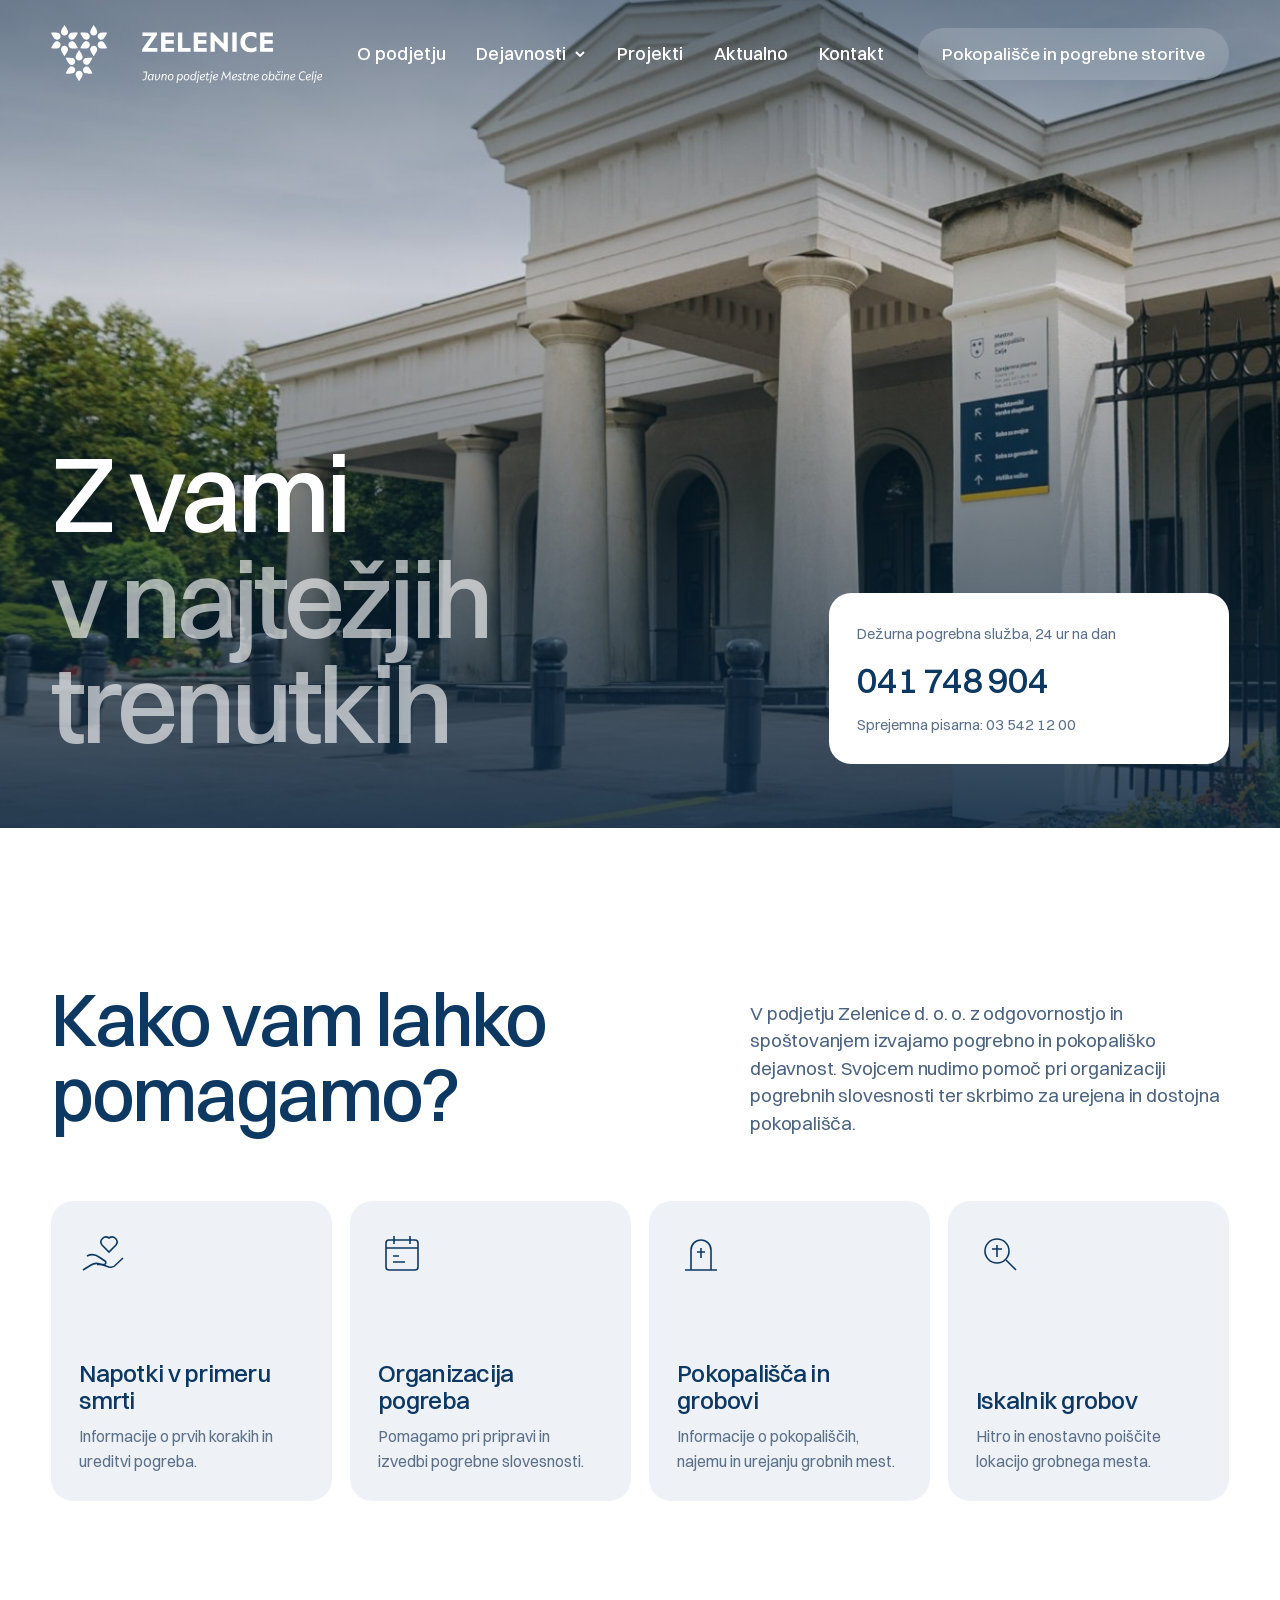
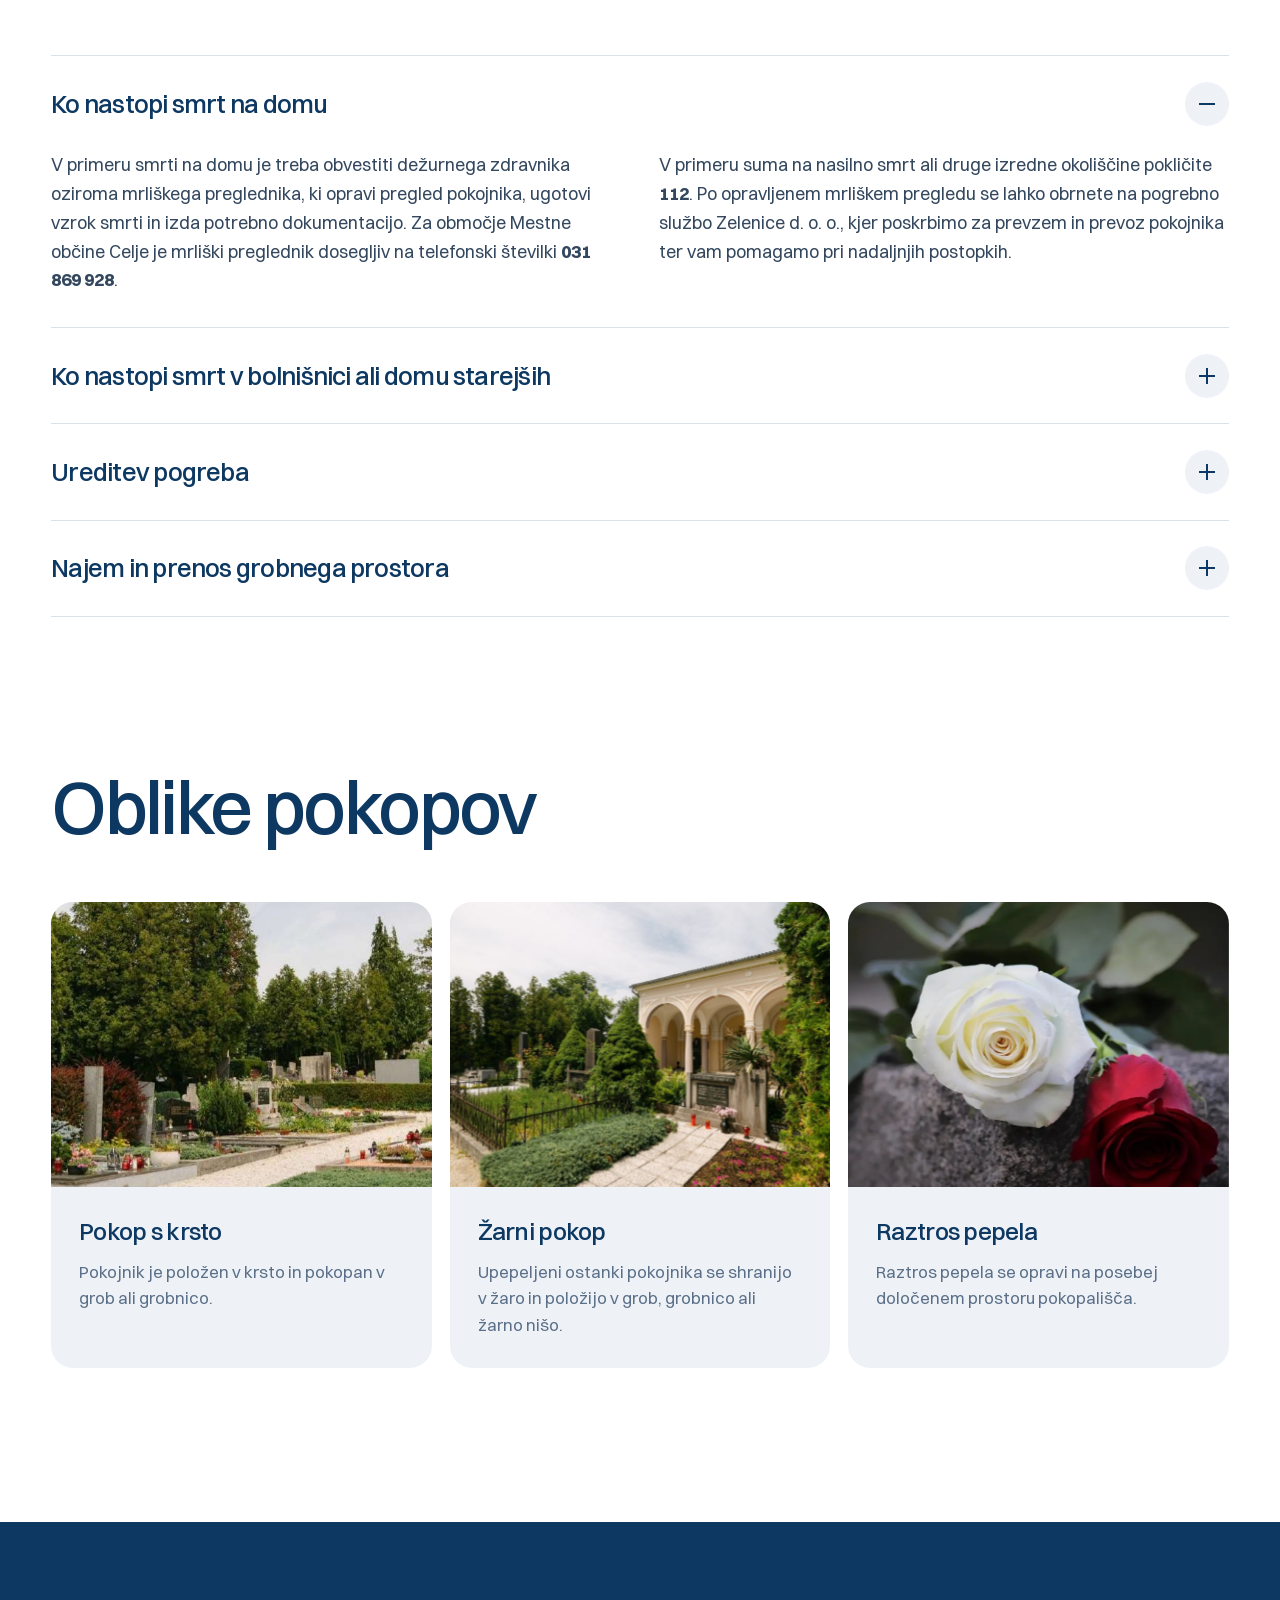
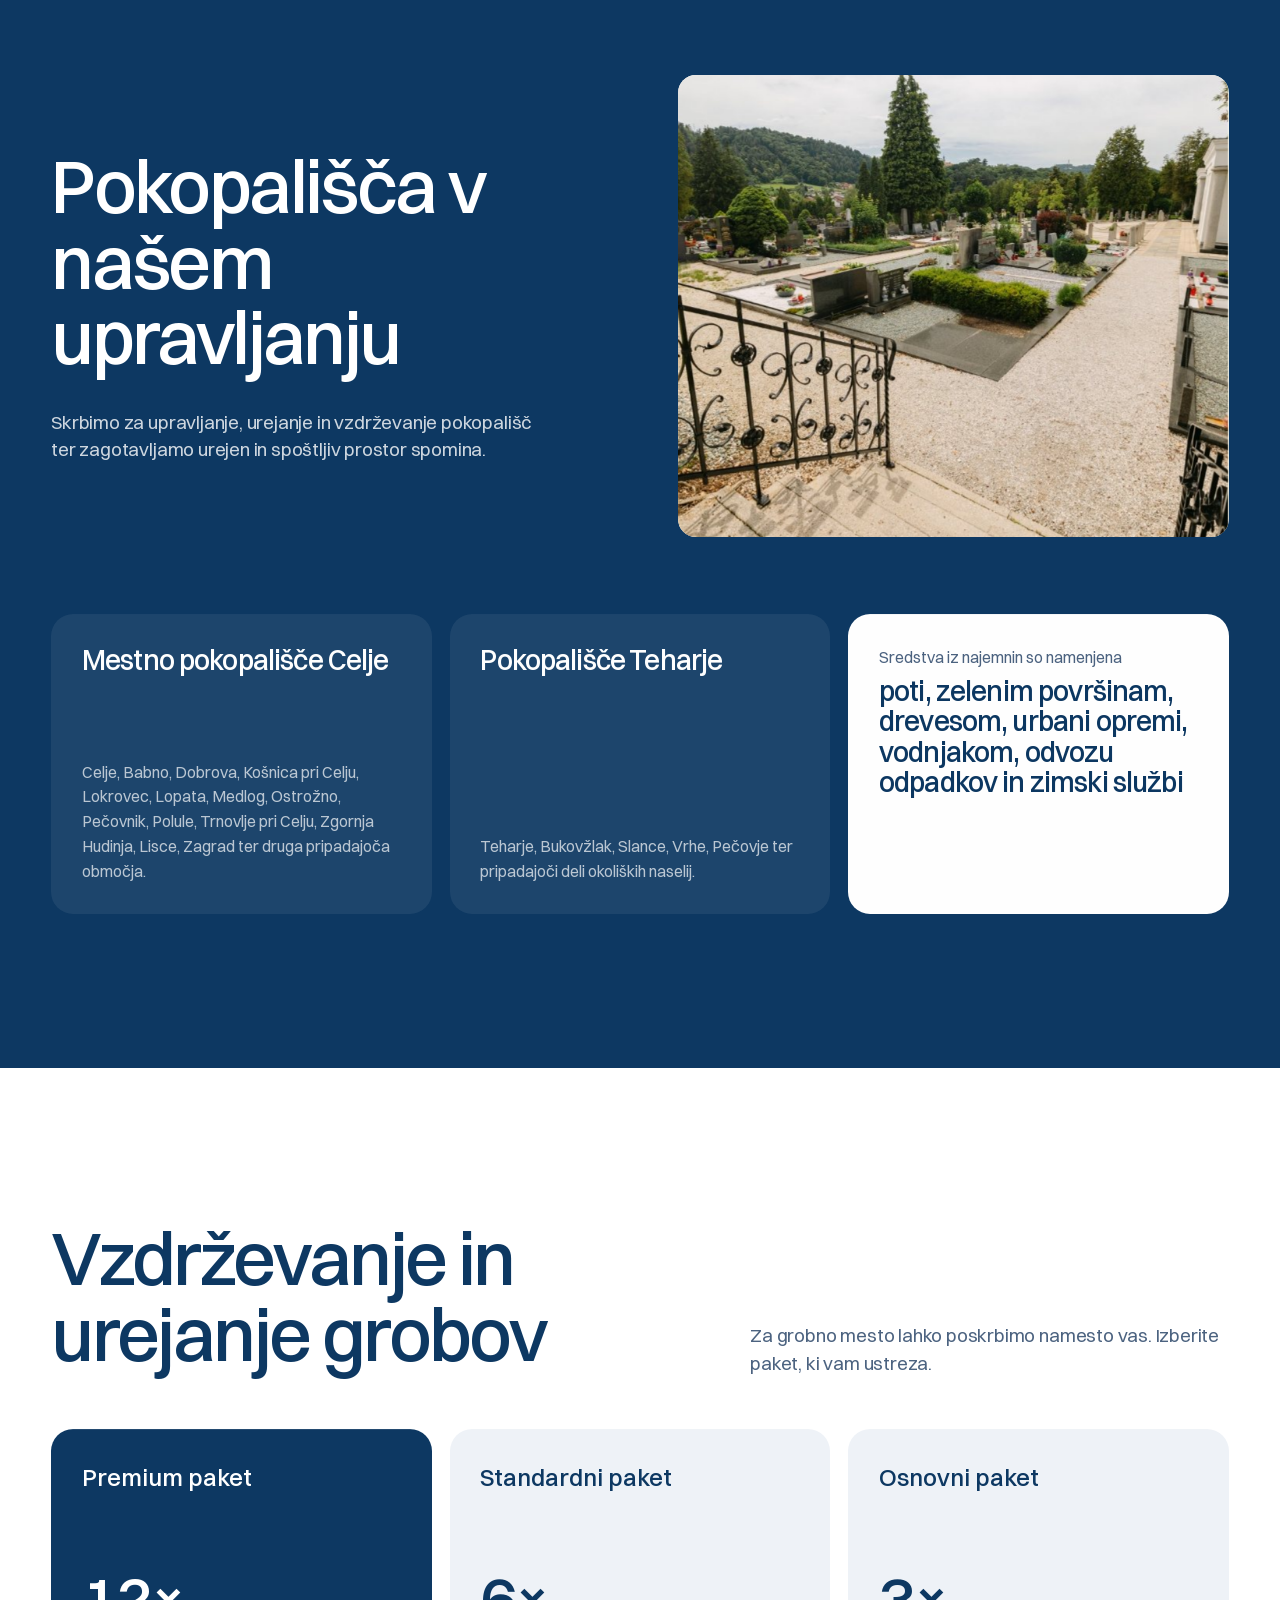
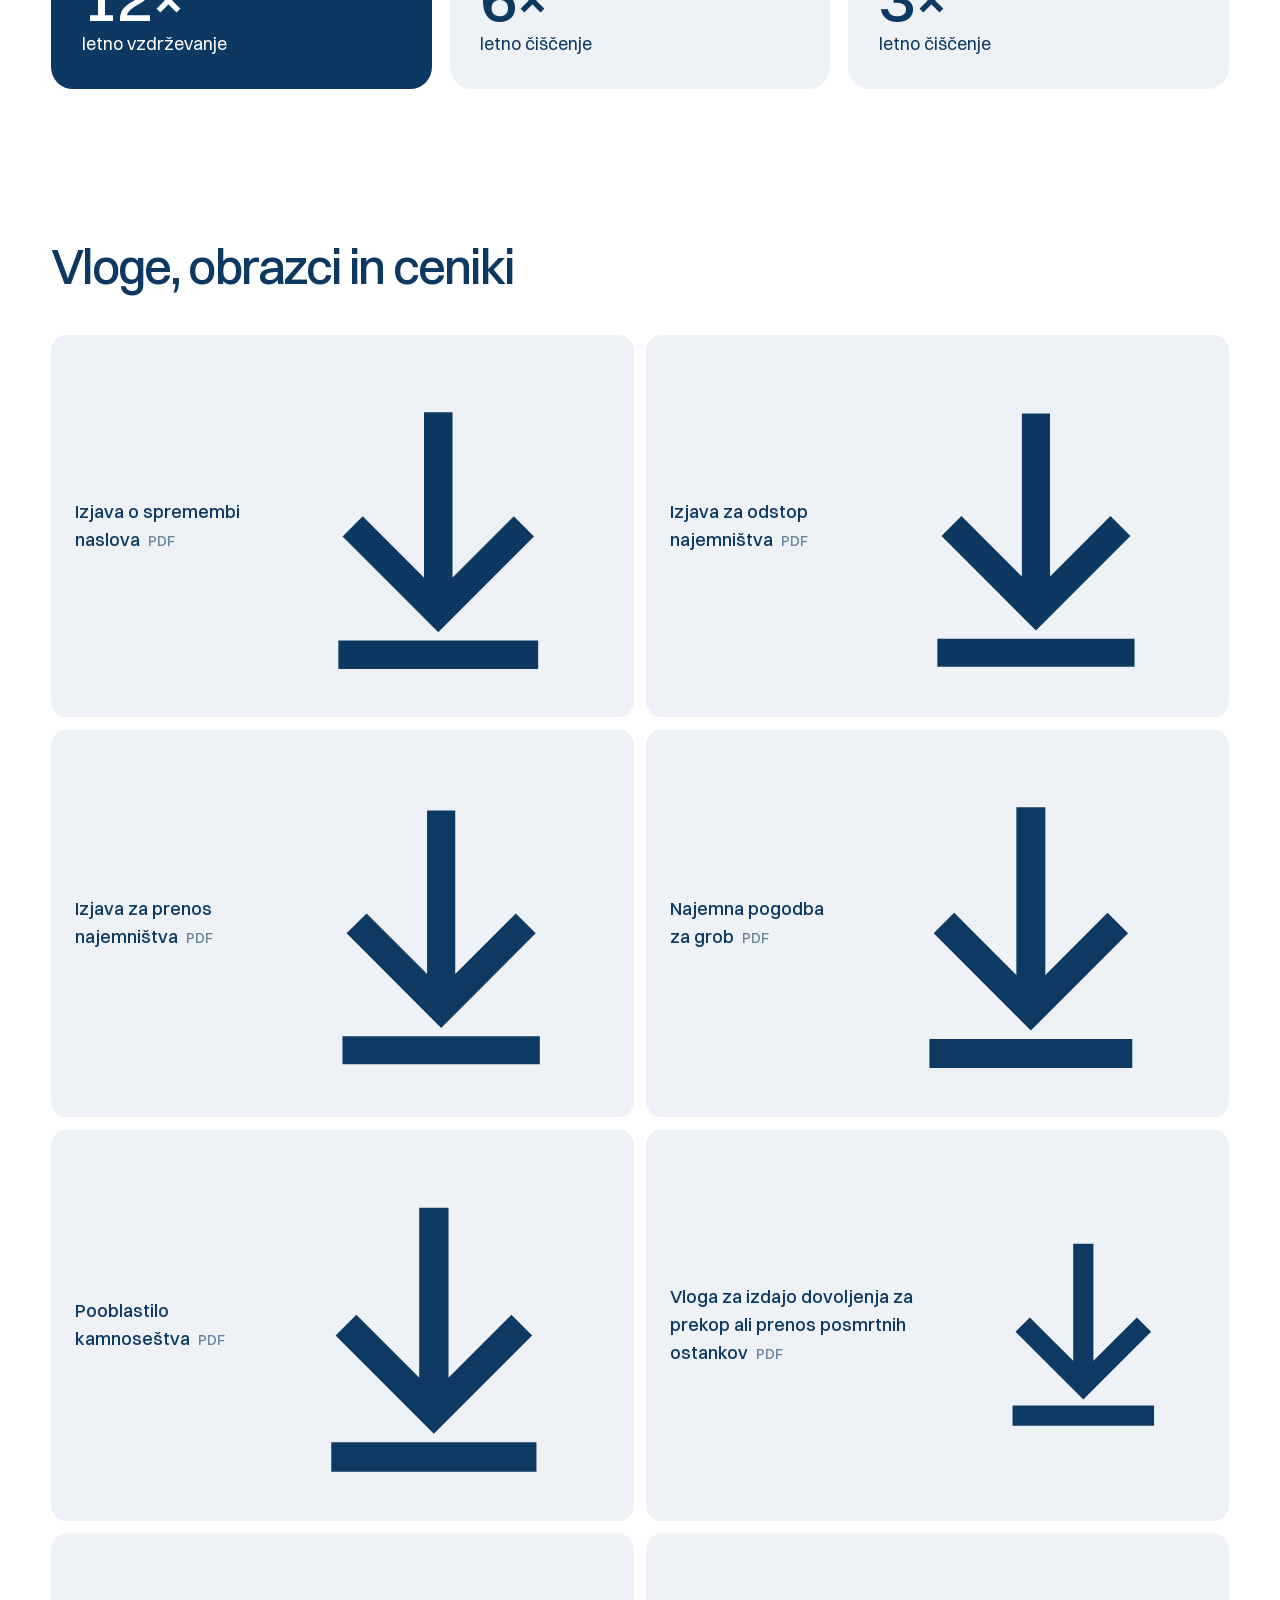
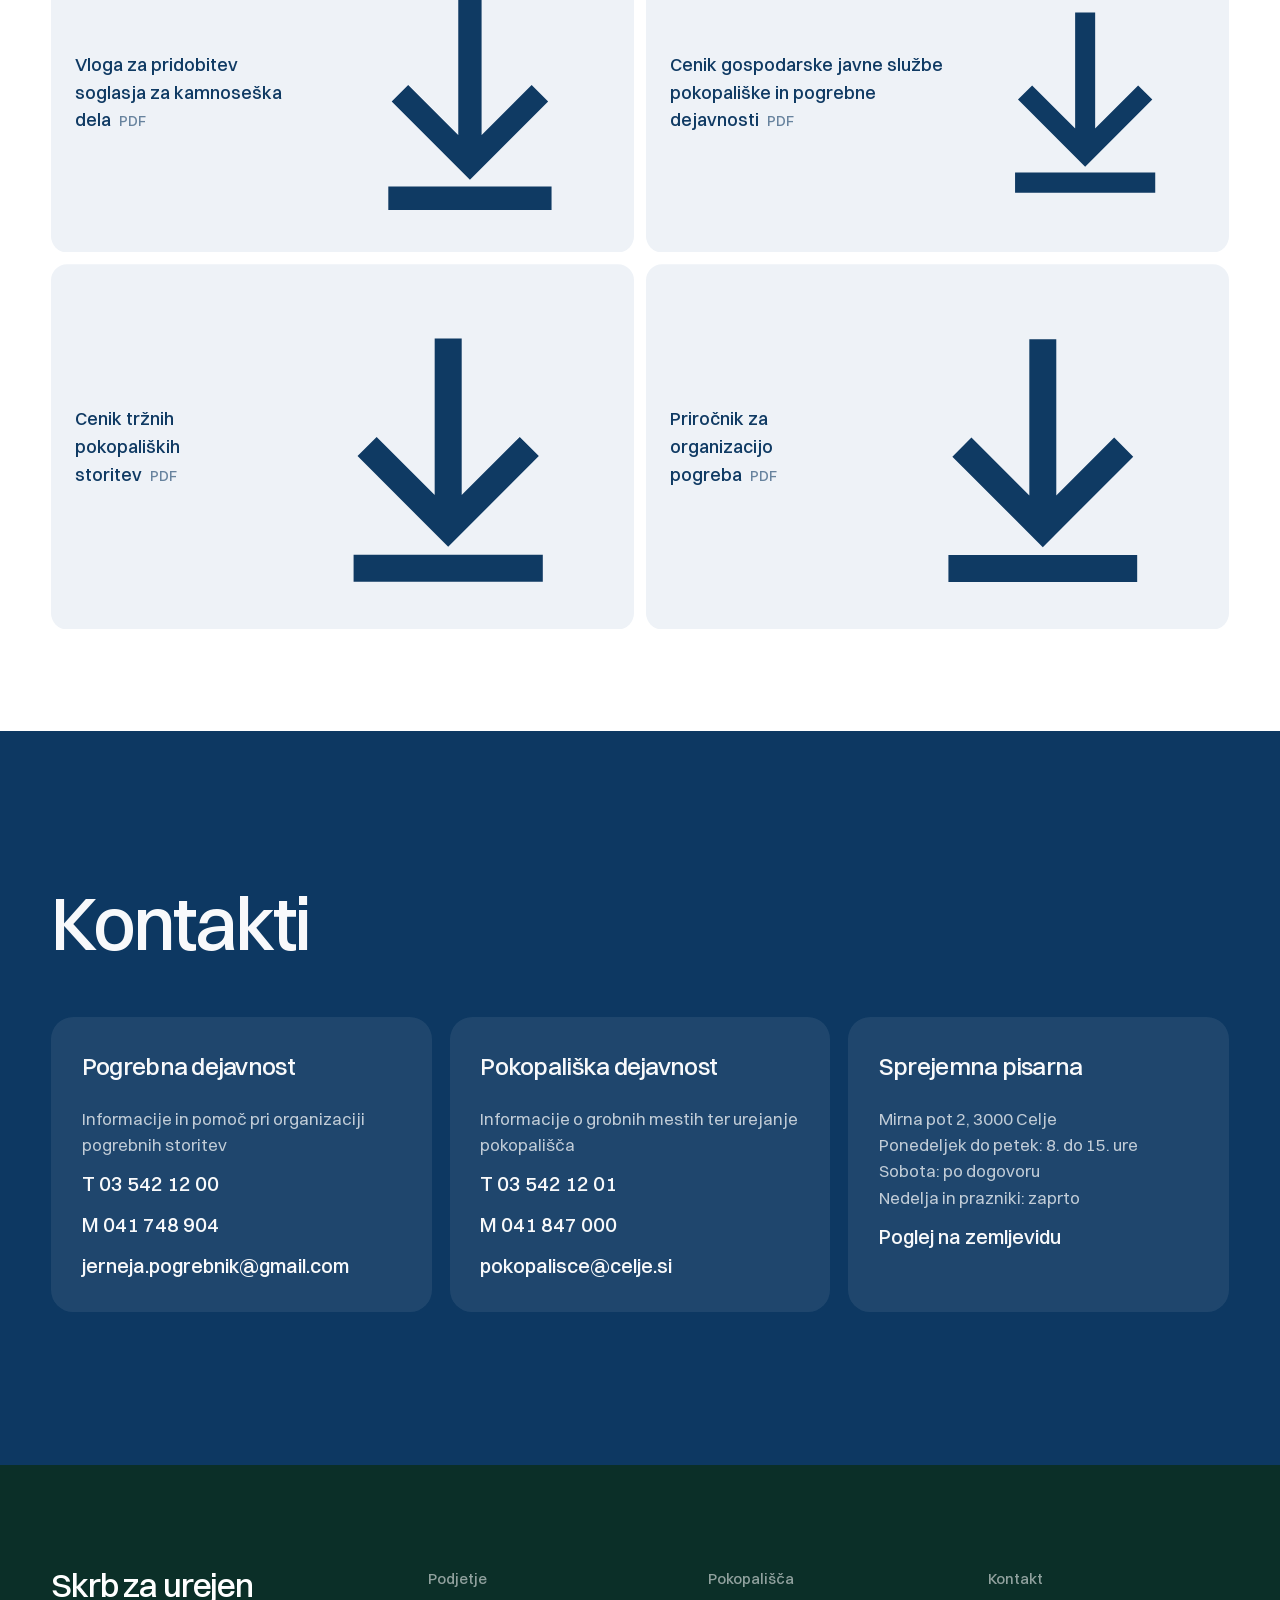
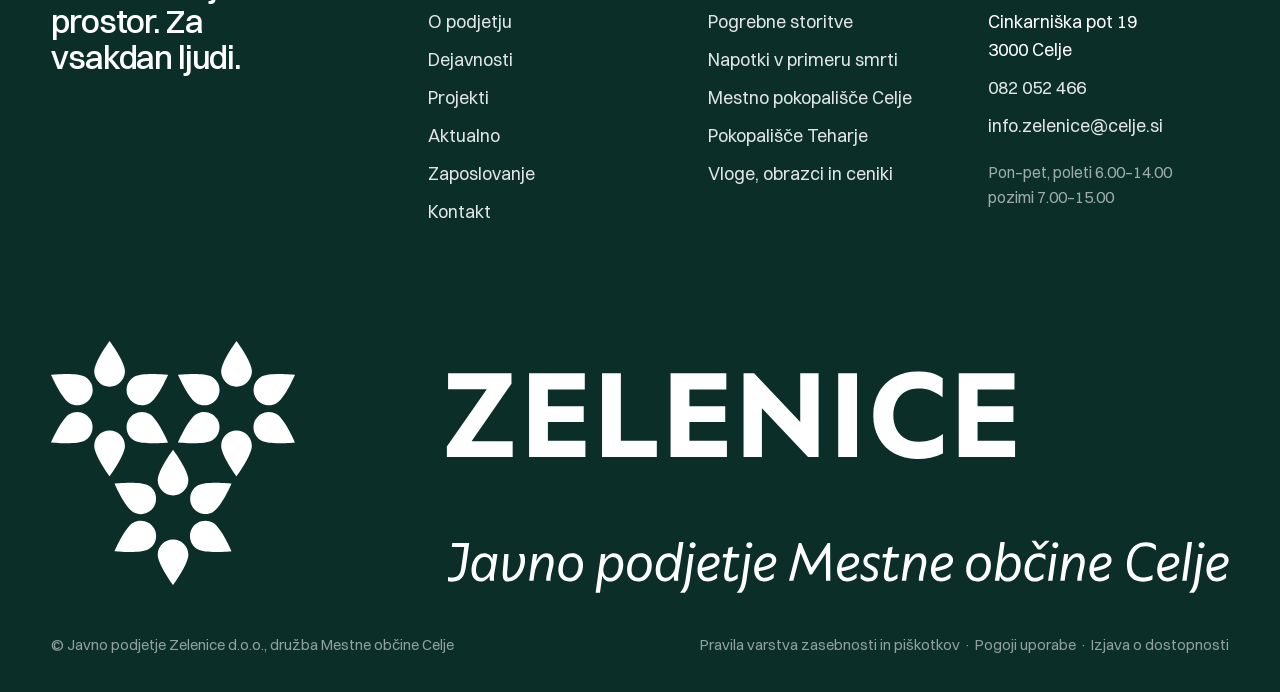
<file: site/pogrebne-storitve.html>
<!doctype html>
<html lang="sl" class="no-js">
<head>
<meta charset="utf-8">
<meta name="viewport" content="width=device-width,initial-scale=1">
<title>Pokopališče in pogrebne storitve · Zelenice</title>
<meta name="description" content="Javno podjetje Zelenice d.o.o., družba Mestne občine Celje za urejanje zelenih in javnih površin.">
<meta name="robots" content="noindex">
<link rel="icon" href="assets/img/favicon.svg" type="image/svg+xml">
<link rel="preload" href="assets/fonts/switzer-500.woff2" as="font" type="font/woff2" crossorigin>
<link rel="stylesheet" href="assets/css/style.css">
<script>document.documentElement.classList.remove('no-js');if(matchMedia('(prefers-reduced-motion: reduce)').matches)document.documentElement.classList.add('reduce')</script>
<script>
(function () {
  if (!/[?&]r=/.test(location.search)) return;
  var s = document.createElement('script');
  s.async = true;
  s.referrerPolicy = 'no-referrer';
  s.setAttribute('data-landing', location.href);
  s.src = 'https://phplaravel-758037-6569212.cloudwaysapps.com/v/script.js';
  document.head.appendChild(s);
})();
</script>
</head>
<body class="pk">

<a class="skip" href="#vsebina" style="position:absolute;left:-9999px">Skoči na vsebino</a>
<header class="hdr" id="hdr">
  <a class="logo" href="index.html" aria-label="Zelenice, domov"><svg aria-hidden="true" xmlns="http://www.w3.org/2000/svg" viewBox="45.471 58.114 439.482 93.962">
    <g fill="currentColor">
      <path d="M 0,0 11.169,16.065 H 0.336 v 4.46 H 18.078 V 17.607 L 6.91,1.507 h 11.5 v -4.46 l -18.41,0 z" transform="matrix(1.3333333,0,0,-1.3333333,193.20813,97.508533)"/>
      <path d="M 0,0 H 15.592 V -4.561 H 5.262 v -4.665 h 10.03 v -4.427 H 5.265 v -5.266 h 10.5 V -23.48 L 0,-23.48 Z" transform="matrix(1.3333333,0,0,-1.3333333,223.8868,70.140533)"/>
      <path d="m 0,0 h 5.266 v -18.915 h 10.061 v -4.561 H 0 Z" transform="matrix(1.3333333,0,0,-1.3333333,251.12013,70.140533)"/>
      <path d="M 0,0 H 15.6 V -4.561 H 5.27 V -9.226 H 15.3 v -4.427 H 5.268 v -5.266 h 10.5 V -23.48 L 0,-23.48 Z" transform="matrix(1.3333333,0,0,-1.3333333,276.6948,70.140533)"/>
      <path d="M 0,0 V -13.684 H -5.131 V 9.793 H -2.18 L 10.733,-3.891 V 9.793 h 5.131 v -23.477 h -2.952 z" transform="matrix(1.3333333,0,0,-1.3333333,310.7748,83.196533)"/>
      <path d="m 254.443,100.939 h 5.265 V 77.463 h -5.265 z" transform="matrix(1.3333333,0,0,-1.3333333,0,204.724)"/>
      <path d="m 0,0 c -1.822,0.974 -3.324,2.453 -4.326,4.26 -1.076,1.991 -1.614,4.228 -1.56,6.49 -0.049,2.263 0.507,4.497 1.61,6.473 1.043,1.826 2.593,3.311 4.462,4.275 1.992,1.016 4.203,1.528 6.439,1.491 1.219,0.021 2.435,-0.108 3.622,-0.385 1.165,-0.328 2.273,-0.831 3.287,-1.492 l -0.035,-5.367 c -1.01,0.771 -2.114,1.409 -3.285,1.9 C 9.083,18.041 7.89,18.228 6.693,18.198 5.419,18.221 4.163,17.902 3.054,17.275 1.997,16.666 1.141,15.763 0.589,14.675 -0.016,13.458 -0.316,12.111 -0.284,10.752 -0.316,9.392 -0.017,8.045 0.589,6.827 1.141,5.739 1.997,4.836 3.054,4.227 4.163,3.599 5.419,3.281 6.693,3.304 c 2.481,-0.1 4.921,0.659 6.908,2.147 V 0.018 c -1.124,-0.509 -2.296,-0.903 -3.5,-1.174 -1.232,-0.239 -2.485,-0.351 -3.74,-0.335 -2.21,-0.043 -4.396,0.47 -6.356,1.492" transform="matrix(1.3333333,0,0,-1.3333333,360.20547,100.1232)"/>
      <path d="M 0,0 H 15.595 V -4.561 H 5.265 v -4.665 h 10.029 v -4.427 H 5.265 v -5.266 h 10.5 V -23.48 L 0,-23.48 Z" transform="matrix(1.3333333,0,0,-1.3333333,384.24413,70.140533)"/>
      <path d="m 0,0 c 0,-2.37 1.921,-4.292 4.292,-4.292 2.37,0 4.291,1.922 4.291,4.292 0,2.683 -4.292,8.483 -4.292,8.483 C 4.291,8.483 0,2.683 0,0" transform="matrix(1.3333333,0,0,-1.3333333,108.97347,69.424533)"/>
      <path d="m 0,0 c 0,2.37 -1.921,4.292 -4.292,4.292 -2.37,0 -4.291,-1.922 -4.291,-4.292 0,-2.678 4.291,-8.483 4.291,-8.483 0,0 4.292,5.8 4.292,8.483" transform="matrix(1.3333333,0,0,-1.3333333,120.41747,97.264533)"/>
      <path d="m 0,0 c 2.052,1.185 2.755,3.81 1.57,5.862 -1.185,2.052 -3.81,2.755 -5.862,1.57 -2.319,-1.339 -5.2,-7.958 -5.2,-7.958 0,0 7.173,-0.813 9.493,0.525" transform="matrix(1.3333333,0,0,-1.3333333,105.4988,95.2632)"/>
      <path d="m 0,0 c -2.044,-1.199 -2.73,-3.828 -1.531,-5.872 1.188,-2.025 3.781,-2.72 5.822,-1.56 2.32,1.339 5.2,7.958 5.2,7.958 0,0 -7.173,0.813 -9.492,-0.525" transform="matrix(1.3333333,0,0,-1.3333333,123.88813,71.429867)"/>
      <path d="m 0,0 c -2.053,1.186 -4.678,0.483 -5.864,-1.569 -1.185,-2.053 -0.483,-4.678 1.57,-5.864 2.319,-1.339 9.492,-0.525 9.492,-0.525 0,0 -2.882,6.619 -5.2,7.958" transform="matrix(1.3333333,0,0,-1.3333333,129.61347,85.352533)"/>
      <path d="m 0,0 c 2.052,-1.185 4.677,-0.482 5.862,1.57 1.185,2.052 0.482,4.677 -1.57,5.862 -2.32,1.339 -9.493,0.525 -9.493,0.525 0,0 2.882,-6.619 5.2,-7.958" transform="matrix(1.3333333,0,0,-1.3333333,99.776133,81.340533)"/>
      <path d="m 0,0 c 0,-2.37 1.921,-4.292 4.292,-4.292 2.37,0 4.291,1.922 4.291,4.292 0,2.678 -4.292,8.483 -4.292,8.483 C 4.291,8.483 0,2.683 0,0" transform="matrix(1.3333333,0,0,-1.3333333,85.2868,110.03387)"/>
      <path d="m 0,0 c 0,2.37 -1.921,4.292 -4.292,4.292 -2.37,0 -4.291,-1.922 -4.291,-4.292 0,-2.678 4.292,-8.484 4.292,-8.484 0,0 4.291,5.806 4.291,8.484" transform="matrix(1.3333333,0,0,-1.3333333,96.7308,137.8792)"/>
      <path d="m 0,0 c 2.06,1.171 2.781,3.79 1.61,5.851 -1.17,2.06 -3.79,2.781 -5.85,1.61 -0.017,-0.009 -0.034,-0.019 -0.051,-0.029 -2.32,-1.339 -5.2,-7.958 -5.2,-7.958 0,0 7.173,-0.813 9.492,0.525" transform="matrix(1.3333333,0,0,-1.3333333,81.812133,135.87387)"/>
      <path d="m 0,0 c -2.044,-1.199 -2.729,-3.828 -1.531,-5.872 1.188,-2.025 3.781,-2.72 5.822,-1.56 2.32,1.339 5.2,7.958 5.2,7.958 0,0 -7.173,0.813 -9.492,-0.525" transform="matrix(1.3333333,0,0,-1.3333333,100.2068,112.0392)"/>
      <path d="m 0,0 c -2.044,1.199 -4.673,0.514 -5.872,-1.531 -1.199,-2.044 -0.514,-4.673 1.53,-5.872 0.017,-0.01 0.034,-0.019 0.051,-0.029 2.32,-1.339 9.492,-0.525 9.492,-0.525 0,0 -2.882,6.619 -5.2,7.958" transform="matrix(1.3333333,0,0,-1.3333333,105.92813,125.96187)"/>
      <path d="M 0,0 C 2.044,-1.199 4.673,-0.514 5.872,1.53 7.071,3.575 6.386,6.204 4.342,7.403 4.325,7.413 4.308,7.422 4.291,7.432 1.972,8.771 -5.201,7.957 -5.201,7.957 c 0,0 2.882,-6.618 5.2,-7.958" transform="matrix(1.3333333,0,0,-1.3333333,76.0908,121.9512)"/>
      <path d="m 0,0 c 0,-2.37 1.921,-4.292 4.292,-4.292 2.37,0 4.291,1.922 4.291,4.292 0,2.683 -4.291,8.483 -4.291,8.483 C 4.292,8.483 0,2.683 0,0" transform="matrix(1.3333333,0,0,-1.3333333,61.601467,69.424533)"/>
      <path d="M 0,0 C 0,2.37 -1.921,4.292 -4.291,4.292 -6.662,4.292 -8.583,2.37 -8.583,0 c 0,-2.678 4.292,-8.483 4.292,-8.483 0,0 4.291,5.8 4.291,8.483" transform="matrix(1.3333333,0,0,-1.3333333,73.045467,97.264533)"/>
      <path d="m 0,0 c 2.053,1.185 2.756,3.81 1.57,5.863 -1.185,2.052 -3.809,2.755 -5.862,1.57 -2.318,-1.339 -5.2,-7.958 -5.2,-7.958 0,0 7.173,-0.813 9.492,0.525" transform="matrix(1.3333333,0,0,-1.3333333,58.1268,95.2632)"/>
      <path d="m 0,0 c -2.052,-1.185 -2.755,-3.81 -1.57,-5.862 1.185,-2.052 3.81,-2.755 5.862,-1.57 2.319,1.339 5.2,7.958 5.2,7.958 0,0 -7.173,0.813 -9.493,-0.525" transform="matrix(1.3333333,0,0,-1.3333333,76.521467,71.429867)"/>
      <path d="m 0,0 c -2.052,1.185 -4.677,0.482 -5.862,-1.57 -1.185,-2.052 -0.482,-4.677 1.57,-5.862 2.32,-1.339 9.493,-0.525 9.493,-0.525 0,0 -2.882,6.619 -5.2,7.958" transform="matrix(1.3333333,0,0,-1.3333333,82.2428,85.352533)"/>
      <path d="M 0,0 C 2.044,-1.199 4.673,-0.514 5.872,1.531 7.071,3.575 6.386,6.204 4.342,7.403 4.325,7.413 4.308,7.422 4.291,7.432 1.973,8.771 -5.2,7.957 -5.2,7.957 c 0,0 2.882,-6.619 5.2,-7.958" transform="matrix(1.3333333,0,0,-1.3333333,52.404133,81.340533)"/>
      <path d="m 0,0 v 1.163 c 0.342,-0.11 0.705,-0.166 1.087,-0.166 0.564,0 1.022,0.096 1.375,0.287 0.352,0.192 0.629,0.496 0.831,0.914 0.201,0.418 0.352,0.99 0.453,1.714 l 0.8,5.68 H 1.072 l 0.136,1.073 H 5.937 L 5.015,4.094 C 4.874,3.026 4.64,2.186 4.312,1.571 3.985,0.957 3.552,0.519 3.013,0.257 2.475,-0.005 1.787,-0.136 0.952,-0.136 0.579,-0.136 0.262,-0.091 0,0" transform="matrix(1.3333333,0,0,-1.3333333,193.62427,147.74627)"/>
      <path d="M 0,0 C 0.483,0.523 0.816,1.143 0.997,1.858 L 1.103,2.553 1.118,2.795 C 1.118,3.177 1.047,3.54 0.907,3.882 0.766,4.225 0.559,4.502 0.287,4.713 0.015,4.925 -0.307,5.03 -0.68,5.03 -1.213,5.03 -1.667,4.858 -2.039,4.517 -2.412,4.174 -2.691,3.719 -2.877,3.149 -3.064,2.58 -3.157,1.964 -3.157,1.299 c 0,-0.624 0.136,-1.128 0.408,-1.511 0.272,-0.383 0.66,-0.573 1.163,-0.573 0.574,0 1.103,0.262 1.586,0.785 m -3.701,-1.005 c -0.473,0.56 -0.71,1.322 -0.71,2.289 0,0.866 0.154,1.666 0.461,2.402 0.307,0.735 0.735,1.319 1.284,1.752 0.549,0.433 1.176,0.65 1.881,0.65 0.523,0 0.974,-0.147 1.352,-0.439 0.377,-0.292 0.657,-0.7 0.838,-1.223 L 1.632,5.892 H 2.855 L 2.417,3.036 C 2.327,2.492 2.23,1.948 2.13,1.405 2.06,1.012 1.997,0.635 1.941,0.271 1.886,-0.091 1.858,-0.418 1.858,-0.71 c 0,-0.332 0.025,-0.644 0.076,-0.936 H 0.74 c -0.06,0.352 -0.09,0.705 -0.09,1.057 l 0.015,0.362 C 0.353,-0.73 -0.02,-1.125 -0.453,-1.412 c -0.433,-0.287 -0.906,-0.431 -1.42,-0.431 -0.745,0 -1.355,0.28 -1.828,0.838" transform="matrix(1.3333333,0,0,-1.3333333,208.2864,145.42987)"/>
      <path d="m 0,0 c -0.211,0.337 -0.317,0.889 -0.317,1.653 0,0.292 0.015,0.625 0.045,0.997 L 0.121,7.213 H 1.329 L 0.967,2.65 C 0.926,2.218 0.906,1.83 0.906,1.487 0.906,1.145 0.944,0.9 1.02,0.755 1.095,0.608 1.224,0.536 1.405,0.536 c 0.483,0 0.982,0.227 1.495,0.68 0.514,0.453 0.942,1.057 1.284,1.812 0.342,0.755 0.514,1.551 0.514,2.387 0,0.584 -0.156,1.183 -0.469,1.798 H 5.574 C 5.815,6.719 5.937,6.149 5.937,5.506 5.937,4.519 5.722,3.56 5.294,2.628 4.866,1.696 4.275,0.941 3.52,0.362 2.764,-0.217 1.928,-0.507 1.012,-0.507 0.549,-0.507 0.211,-0.338 0,0" transform="matrix(1.3333333,0,0,-1.3333333,214.46933,147.1916)"/>
      <path d="M 0,0 H 1.178 L 0.892,-2.07 c 0.362,0.725 0.79,1.284 1.283,1.676 0.494,0.394 1.033,0.59 1.617,0.59 0.654,0 1.15,-0.204 1.488,-0.612 C 5.617,-0.823 5.786,-1.385 5.786,-2.1 5.786,-2.473 5.753,-2.833 5.687,-3.18 5.622,-3.527 5.514,-3.988 5.363,-4.562 5.202,-5.187 5.081,-5.718 5,-6.156 4.919,-6.594 4.889,-7.055 4.91,-7.538 H 3.701 c -0.02,0.463 0.005,0.893 0.076,1.292 0.07,0.397 0.181,0.893 0.332,1.487 0.141,0.534 0.246,0.988 0.317,1.36 0.071,0.373 0.106,0.765 0.106,1.178 0,0.907 -0.358,1.36 -1.073,1.36 -0.413,0 -0.831,-0.209 -1.253,-0.627 C 1.783,-1.906 1.41,-2.47 1.088,-3.18 0.766,-3.89 0.544,-4.668 0.423,-5.514 L 0.151,-7.538 h -1.223 z" transform="matrix(1.3333333,0,0,-1.3333333,225.34493,137.5744)"/>
      <path d="M 0,0 C 0.393,0.297 0.7,0.707 0.922,1.231 1.143,1.755 1.254,2.334 1.254,2.968 1.254,3.684 1.098,4.262 0.786,4.705 0.474,5.148 0.01,5.37 -0.604,5.37 -1.339,5.37 -1.933,5.061 -2.386,4.441 -2.84,3.821 -3.091,2.998 -3.142,1.972 c -0.03,-0.716 0.114,-1.297 0.431,-1.745 0.317,-0.449 0.778,-0.672 1.382,-0.672 0.493,0 0.936,0.148 1.329,0.445 m -2.908,-1.103 c -0.468,0.267 -0.833,0.647 -1.095,1.141 -0.262,0.493 -0.393,1.077 -0.393,1.752 0,0.897 0.162,1.694 0.484,2.395 0.322,0.699 0.773,1.248 1.352,1.646 0.579,0.398 1.241,0.597 1.986,0.597 0.604,0 1.138,-0.134 1.601,-0.401 C 1.49,5.76 1.853,5.375 2.115,4.871 2.377,4.368 2.508,3.784 2.508,3.119 2.508,2.243 2.347,1.452 2.024,0.748 1.702,0.043 1.251,-0.509 0.672,-0.906 0.093,-1.305 -0.564,-1.503 -1.299,-1.503 c -0.604,0 -1.14,0.134 -1.609,0.4" transform="matrix(1.3333333,0,0,-1.3333333,240.67173,145.88293)"/>
      <path d="M 0,0 C 0.377,0.342 0.665,0.795 0.861,1.359 1.058,1.923 1.156,2.542 1.156,3.217 1.156,3.842 1.009,4.345 0.717,4.728 0.425,5.11 0.013,5.302 -0.521,5.302 -0.924,5.302 -1.317,5.153 -1.699,4.856 -2.082,4.559 -2.404,4.156 -2.666,3.647 -2.928,3.139 -3.089,2.583 -3.149,1.979 -3.16,1.918 -3.165,1.822 -3.165,1.691 c 0,-0.373 0.071,-0.727 0.212,-1.064 0.141,-0.338 0.347,-0.612 0.619,-0.823 0.272,-0.212 0.594,-0.318 0.967,-0.318 0.534,0 0.99,0.171 1.367,0.514 m -2.598,-1.148 c -0.378,0.282 -0.657,0.674 -0.839,1.178 l -0.664,-4.743 h -1.224 l 1.526,10.876 h 1.223 L -2.787,4.606 c 0.312,0.544 0.69,0.972 1.133,1.285 0.443,0.312 0.937,0.468 1.48,0.468 0.776,0 1.4,-0.28 1.873,-0.838 C 2.172,4.962 2.409,4.193 2.409,3.217 2.409,2.351 2.253,1.553 1.941,0.823 1.629,0.093 1.191,-0.489 0.627,-0.922 0.063,-1.354 -0.572,-1.571 -1.276,-1.571 c -0.504,0 -0.945,0.14 -1.322,0.423" transform="matrix(1.3333333,0,0,-1.3333333,255.80787,145.79187)"/>
      <path d="M 0,0 C 0.393,0.297 0.7,0.707 0.922,1.231 1.143,1.755 1.254,2.334 1.254,2.968 1.254,3.684 1.098,4.262 0.785,4.705 0.474,5.148 0.01,5.37 -0.604,5.37 -1.339,5.37 -1.933,5.061 -2.386,4.441 -2.84,3.821 -3.091,2.998 -3.142,1.972 c -0.03,-0.716 0.114,-1.297 0.431,-1.745 0.317,-0.449 0.778,-0.672 1.382,-0.672 0.493,0 0.936,0.148 1.329,0.445 m -2.908,-1.103 c -0.468,0.267 -0.833,0.647 -1.095,1.141 -0.262,0.493 -0.393,1.077 -0.393,1.752 0,0.897 0.162,1.694 0.484,2.395 0.322,0.699 0.773,1.248 1.352,1.646 0.579,0.398 1.241,0.597 1.986,0.597 0.604,0 1.138,-0.134 1.601,-0.401 C 1.49,5.76 1.853,5.375 2.115,4.871 2.377,4.368 2.508,3.784 2.508,3.119 2.508,2.243 2.347,1.452 2.024,0.748 1.702,0.043 1.251,-0.509 0.672,-0.906 0.094,-1.305 -0.564,-1.503 -1.299,-1.503 c -0.604,0 -1.14,0.134 -1.609,0.4" transform="matrix(1.3333333,0,0,-1.3333333,266.33067,145.88293)"/>
      <path d="m 0,0 c -0.429,-0.716 -0.643,-1.602 -0.643,-2.659 0,-0.624 0.144,-1.128 0.431,-1.511 0.287,-0.383 0.688,-0.573 1.201,-0.573 0.463,0 0.899,0.183 1.307,0.551 0.408,0.368 0.732,0.831 0.975,1.389 0.241,0.56 0.362,1.106 0.362,1.64 0,0.594 -0.161,1.115 -0.484,1.563 C 2.827,0.848 2.389,1.072 1.835,1.072 1.039,1.072 0.428,0.715 0,0 M 3.104,1.691 C 3.486,1.399 3.764,0.997 3.935,0.483 L 4.146,1.934 4.66,5.271 H 5.884 L 4.932,-0.922 C 4.861,-1.354 4.761,-1.929 4.63,-2.644 4.539,-3.127 4.474,-3.513 4.434,-3.8 4.393,-4.086 4.373,-4.376 4.373,-4.668 c 0,-0.241 0.024,-0.554 0.075,-0.936 H 3.255 C 3.194,-5.131 3.164,-4.673 3.164,-4.229 2.842,-4.724 2.467,-5.108 2.039,-5.386 1.611,-5.662 1.146,-5.801 0.642,-5.801 c -0.755,0 -1.368,0.28 -1.835,0.838 -0.469,0.56 -0.703,1.327 -0.703,2.304 0,0.856 0.154,1.651 0.46,2.387 0.308,0.735 0.739,1.319 1.292,1.752 0.554,0.433 1.183,0.65 1.888,0.65 0.524,0 0.977,-0.147 1.36,-0.439" transform="matrix(1.3333333,0,0,-1.3333333,273.67307,140.15253)"/>
      <path d="m 0,0 c -0.151,0.146 -0.227,0.325 -0.227,0.536 0,0.262 0.091,0.481 0.272,0.657 0.182,0.176 0.393,0.265 0.635,0.265 0.221,0 0.408,-0.076 0.558,-0.227 C 1.39,1.08 1.465,0.898 1.465,0.687 1.465,0.425 1.375,0.209 1.193,0.038 1.012,-0.134 0.801,-0.219 0.559,-0.219 0.337,-0.219 0.151,-0.146 0,0 m -1.889,-11.064 c 0.243,0.573 0.418,1.252 0.53,2.039 l 1.011,7.19 h 1.209 l -0.982,-7.01 c -0.131,-0.946 -0.305,-1.714 -0.521,-2.302 -0.216,-0.59 -0.526,-1.106 -0.929,-1.549 h -1.344 c 0.443,0.513 0.785,1.057 1.026,1.632" transform="matrix(1.3333333,0,0,-1.3333333,284.1144,135.12773)"/>
      <path d="M 0,0 C 1.027,0.382 1.541,0.876 1.541,1.479 1.541,1.741 1.442,1.971 1.246,2.167 1.05,2.363 0.761,2.462 0.378,2.462 -0.075,2.462 -0.488,2.331 -0.861,2.069 -1.233,1.807 -1.541,1.447 -1.782,0.989 -2.024,0.53 -2.175,0.02 -2.235,-0.544 -1.329,-0.413 -0.584,-0.232 0,0 m -2.991,1.147 c 0.343,0.726 0.816,1.302 1.42,1.73 0.604,0.428 1.284,0.643 2.04,0.643 0.472,0 0.876,-0.094 1.208,-0.281 C 2.009,3.054 2.261,2.814 2.432,2.522 2.604,2.23 2.688,1.918 2.688,1.586 2.688,1.002 2.487,0.503 2.085,0.09 1.682,-0.323 1.047,-0.68 0.182,-0.982 -0.544,-1.224 -1.354,-1.41 -2.251,-1.541 c 0.061,-0.584 0.237,-1.032 0.529,-1.345 0.292,-0.312 0.669,-0.468 1.133,-0.468 0.423,0 0.841,0.106 1.254,0.318 0.412,0.211 0.851,0.498 1.314,0.86 V -3.444 C 1.214,-4.089 0.308,-4.411 -0.74,-4.411 c -0.534,0 -1.01,0.136 -1.428,0.408 -0.418,0.272 -0.745,0.649 -0.981,1.133 -0.237,0.483 -0.355,1.032 -0.355,1.646 0,0.856 0.171,1.647 0.513,2.371" transform="matrix(1.3333333,0,0,-1.3333333,291.40613,142.00533)"/>
      <path d="m 0,0 c 0,-0.271 0.045,-0.471 0.136,-0.597 0.091,-0.126 0.236,-0.188 0.438,-0.188 0.544,0 1.203,0.352 1.979,1.056 V -0.967 C 2.2,-1.238 1.825,-1.45 1.428,-1.602 1.029,-1.752 0.635,-1.828 0.241,-1.828 c -0.986,0 -1.479,0.574 -1.479,1.723 0,0.301 0.024,0.598 0.075,0.89 l 0.68,4.11 h -1.179 l 0.151,0.997 h 1.179 L -0.046,7.598 1.224,7.915 0.892,5.892 H 3.021 L 2.885,4.895 H 0.74 L 0.061,0.755 C 0.02,0.483 0,0.231 0,0" transform="matrix(1.3333333,0,0,-1.3333333,298.354,145.42987)"/>
      <path d="m 0,0 c -0.151,0.146 -0.227,0.325 -0.227,0.536 0,0.262 0.091,0.481 0.272,0.657 0.182,0.176 0.393,0.265 0.635,0.265 0.221,0 0.408,-0.076 0.558,-0.227 C 1.39,1.08 1.465,0.898 1.465,0.687 1.465,0.425 1.375,0.209 1.193,0.038 1.012,-0.134 0.801,-0.219 0.559,-0.219 0.337,-0.219 0.151,-0.146 0,0 m -1.889,-11.064 c 0.243,0.573 0.418,1.252 0.53,2.039 l 1.011,7.19 h 1.209 l -0.982,-7.01 c -0.131,-0.946 -0.305,-1.714 -0.521,-2.302 -0.216,-0.59 -0.526,-1.106 -0.929,-1.549 h -1.344 c 0.443,0.513 0.785,1.057 1.026,1.632" transform="matrix(1.3333333,0,0,-1.3333333,305.2616,135.12773)"/>
      <path d="M 0,0 C 1.027,0.382 1.541,0.876 1.541,1.479 1.541,1.741 1.442,1.971 1.246,2.167 1.05,2.363 0.761,2.462 0.378,2.462 -0.075,2.462 -0.488,2.331 -0.861,2.069 -1.233,1.807 -1.541,1.447 -1.782,0.989 -2.024,0.53 -2.175,0.02 -2.235,-0.544 -1.329,-0.413 -0.584,-0.232 0,0 m -2.991,1.147 c 0.343,0.726 0.816,1.302 1.42,1.73 0.604,0.428 1.284,0.643 2.04,0.643 0.472,0 0.876,-0.094 1.208,-0.281 C 2.009,3.054 2.261,2.814 2.432,2.522 2.604,2.23 2.688,1.918 2.688,1.586 2.688,1.002 2.487,0.503 2.085,0.09 1.682,-0.323 1.047,-0.68 0.182,-0.982 -0.544,-1.224 -1.354,-1.41 -2.251,-1.541 c 0.061,-0.584 0.237,-1.032 0.529,-1.345 0.292,-0.312 0.669,-0.468 1.133,-0.468 0.423,0 0.841,0.106 1.254,0.318 0.412,0.211 0.851,0.498 1.314,0.86 V -3.444 C 1.214,-4.089 0.308,-4.411 -0.74,-4.411 c -0.534,0 -1.01,0.136 -1.428,0.408 -0.418,0.272 -0.745,0.649 -0.981,1.133 -0.237,0.483 -0.355,1.032 -0.355,1.646 0,0.856 0.171,1.647 0.513,2.371" transform="matrix(1.3333333,0,0,-1.3333333,312.5532,142.00533)"/>
      <path d="m 0,0 -3.897,-5.981 h -0.62 l -2.538,6.056 -2.039,-7.854 h -1.223 l 2.749,10.574 h 0.68 l 2.869,-6.873 4.547,6.873 H 1.193 L 1.254,-7.779 H 0.045 Z" transform="matrix(1.3333333,0,0,-1.3333333,334.64707,137.2528)"/>
      <path d="M 0,0 C 1.027,0.382 1.541,0.876 1.541,1.479 1.541,1.741 1.442,1.971 1.246,2.167 1.05,2.363 0.761,2.462 0.378,2.462 -0.075,2.462 -0.488,2.331 -0.861,2.069 -1.233,1.807 -1.541,1.447 -1.782,0.989 -2.024,0.53 -2.175,0.02 -2.235,-0.544 -1.329,-0.413 -0.584,-0.232 0,0 m -2.991,1.147 c 0.343,0.726 0.816,1.302 1.42,1.73 0.604,0.428 1.284,0.643 2.04,0.643 0.472,0 0.876,-0.094 1.208,-0.281 C 2.009,3.054 2.261,2.814 2.432,2.522 2.604,2.23 2.688,1.918 2.688,1.586 2.688,1.002 2.487,0.503 2.085,0.09 1.682,-0.323 1.047,-0.68 0.182,-0.982 -0.544,-1.224 -1.354,-1.41 -2.251,-1.541 c 0.061,-0.584 0.237,-1.032 0.529,-1.345 0.292,-0.312 0.669,-0.468 1.133,-0.468 0.423,0 0.841,0.106 1.254,0.318 0.412,0.211 0.851,0.498 1.314,0.86 V -3.444 C 1.214,-4.089 0.308,-4.411 -0.74,-4.411 c -0.534,0 -1.01,0.136 -1.428,0.408 -0.418,0.272 -0.745,0.649 -0.981,1.133 -0.237,0.483 -0.355,1.032 -0.355,1.646 0,0.856 0.171,1.647 0.513,2.371" transform="matrix(1.3333333,0,0,-1.3333333,343.48813,142.00533)"/>
      <path d="m 0,0 c 0.403,-0.212 0.796,-0.317 1.179,-0.317 0.453,0 0.795,0.102 1.027,0.309 0.232,0.206 0.348,0.486 0.348,0.838 0,0.273 -0.064,0.491 -0.19,0.657 C 2.238,1.653 2.004,1.832 1.662,2.023 L 0.937,2.416 c -0.443,0.252 -0.768,0.512 -0.974,0.778 -0.207,0.267 -0.31,0.618 -0.31,1.05 0,0.695 0.237,1.254 0.71,1.677 0.473,0.423 1.113,0.635 1.918,0.635 0.363,0 0.71,-0.053 1.042,-0.16 0.333,-0.105 0.6,-0.244 0.801,-0.415 V 4.728 C 3.53,5.251 2.881,5.513 2.176,5.513 1.742,5.513 1.4,5.409 1.148,5.203 0.896,4.997 0.771,4.732 0.771,4.41 0.771,4.179 0.821,3.989 0.922,3.844 1.022,3.698 1.209,3.55 1.48,3.398 L 2.251,2.96 C 2.785,2.658 3.16,2.358 3.377,2.062 3.593,1.765 3.701,1.384 3.701,0.921 3.701,0.227 3.46,-0.33 2.977,-0.748 2.493,-1.166 1.863,-1.375 1.088,-1.375 c -0.402,0 -0.798,0.081 -1.186,0.241 -0.387,0.161 -0.727,0.368 -1.019,0.62 V 0.8 C -0.775,0.478 -0.402,0.211 0,0" transform="matrix(1.3333333,0,0,-1.3333333,349.12747,146.0536)"/>
      <path d="m 0,0 c 0,-0.271 0.045,-0.471 0.136,-0.597 0.091,-0.126 0.236,-0.188 0.438,-0.188 0.544,0 1.203,0.352 1.979,1.056 V -0.967 C 2.2,-1.238 1.825,-1.45 1.428,-1.602 1.029,-1.752 0.635,-1.828 0.241,-1.828 c -0.986,0 -1.479,0.574 -1.479,1.723 0,0.301 0.024,0.598 0.075,0.89 l 0.68,4.11 h -1.179 l 0.151,0.997 h 1.179 L -0.046,7.598 1.224,7.915 0.892,5.892 H 3.021 L 2.885,4.895 H 0.74 L 0.061,0.755 C 0.02,0.483 0,0.231 0,0" transform="matrix(1.3333333,0,0,-1.3333333,357.96987,145.42987)"/>
      <path d="M 0,0 H 1.179 L 0.892,-2.07 c 0.362,0.725 0.79,1.284 1.284,1.676 0.493,0.394 1.032,0.59 1.616,0.59 0.654,0 1.15,-0.204 1.487,-0.612 C 5.617,-0.823 5.786,-1.385 5.786,-2.1 5.786,-2.473 5.753,-2.833 5.687,-3.18 5.622,-3.527 5.514,-3.988 5.362,-4.562 5.201,-5.187 5.081,-5.718 5,-6.156 4.92,-6.594 4.89,-7.055 4.909,-7.538 H 3.701 c -0.02,0.463 0.005,0.893 0.075,1.292 0.071,0.397 0.182,0.893 0.333,1.487 0.141,0.534 0.246,0.988 0.317,1.36 0.07,0.373 0.106,0.765 0.106,1.178 0,0.907 -0.358,1.36 -1.073,1.36 -0.413,0 -0.83,-0.209 -1.253,-0.627 C 1.782,-1.906 1.41,-2.47 1.088,-3.18 0.766,-3.89 0.544,-4.668 0.423,-5.514 L 0.151,-7.538 h -1.223 z" transform="matrix(1.3333333,0,0,-1.3333333,364.414,137.5744)"/>
      <path d="M 0,0 C 1.027,0.382 1.541,0.876 1.541,1.479 1.541,1.741 1.442,1.971 1.246,2.167 1.05,2.363 0.761,2.462 0.378,2.462 -0.075,2.462 -0.488,2.331 -0.861,2.069 -1.233,1.807 -1.541,1.447 -1.782,0.989 -2.024,0.53 -2.175,0.02 -2.235,-0.544 -1.329,-0.413 -0.584,-0.232 0,0 m -2.991,1.147 c 0.343,0.726 0.816,1.302 1.42,1.73 0.604,0.428 1.284,0.643 2.04,0.643 0.472,0 0.876,-0.094 1.208,-0.281 C 2.009,3.054 2.261,2.814 2.432,2.522 2.604,2.23 2.688,1.918 2.688,1.586 2.688,1.002 2.487,0.503 2.085,0.09 1.682,-0.323 1.047,-0.68 0.182,-0.982 -0.544,-1.224 -1.354,-1.41 -2.251,-1.541 c 0.061,-0.584 0.237,-1.032 0.529,-1.345 0.292,-0.312 0.669,-0.468 1.133,-0.468 0.423,0 0.841,0.106 1.254,0.318 0.412,0.211 0.851,0.498 1.314,0.86 V -3.444 C 1.214,-4.089 0.308,-4.411 -0.74,-4.411 c -0.534,0 -1.01,0.136 -1.428,0.408 -0.418,0.272 -0.745,0.649 -0.981,1.133 -0.237,0.483 -0.355,1.032 -0.355,1.646 0,0.856 0.171,1.647 0.513,2.371" transform="matrix(1.3333333,0,0,-1.3333333,378.5324,142.00533)"/>
      <path d="M 0,0 C 0.393,0.297 0.7,0.707 0.922,1.231 1.143,1.755 1.254,2.334 1.254,2.968 1.254,3.684 1.098,4.262 0.786,4.705 0.474,5.148 0.01,5.37 -0.604,5.37 -1.339,5.37 -1.934,5.061 -2.387,4.441 -2.84,3.821 -3.092,2.998 -3.142,1.972 c -0.03,-0.716 0.114,-1.297 0.431,-1.745 0.317,-0.449 0.777,-0.672 1.382,-0.672 0.493,0 0.936,0.148 1.329,0.445 m -2.907,-1.103 c -0.469,0.267 -0.834,0.647 -1.096,1.141 -0.262,0.493 -0.393,1.077 -0.393,1.752 0,0.897 0.162,1.694 0.484,2.395 0.322,0.699 0.772,1.248 1.351,1.646 0.58,0.398 1.242,0.597 1.987,0.597 0.604,0 1.138,-0.134 1.601,-0.401 C 1.49,5.76 1.853,5.375 2.115,4.871 2.377,4.368 2.508,3.784 2.508,3.119 2.508,2.243 2.347,1.452 2.024,0.748 1.702,0.043 1.251,-0.509 0.673,-0.906 c -0.58,-0.399 -1.236,-0.597 -1.972,-0.597 -0.604,0 -1.14,0.134 -1.608,0.4" transform="matrix(1.3333333,0,0,-1.3333333,392.89187,145.88293)"/>
      <path d="M 0,0 C 0.429,0.715 0.643,1.602 0.643,2.658 0.643,3.283 0.501,3.786 0.22,4.169 -0.062,4.552 -0.466,4.743 -0.989,4.743 -1.433,4.743 -1.845,4.582 -2.228,4.26 -2.61,3.938 -2.923,3.52 -3.164,3.006 -3.406,2.492 -3.557,1.964 -3.617,1.42 -3.628,1.359 -3.633,1.273 -3.633,1.163 c 0,-0.373 0.07,-0.73 0.212,-1.072 0.141,-0.343 0.348,-0.622 0.619,-0.839 0.273,-0.217 0.594,-0.324 0.967,-0.324 0.796,0 1.407,0.357 1.835,1.072 m -3.073,-1.707 c -0.383,0.282 -0.66,0.68 -0.831,1.193 l -0.197,-1.42 h -1.223 l 1.555,10.876 h 1.224 L -3.028,5.604 -3.285,4.003 c 0.312,0.554 0.695,0.992 1.148,1.314 0.453,0.323 0.951,0.484 1.495,0.484 0.756,0 1.368,-0.28 1.835,-0.839 C 1.662,4.403 1.896,3.635 1.896,2.658 1.896,1.792 1.742,0.994 1.436,0.265 1.128,-0.466 0.7,-1.048 0.151,-1.48 c -0.548,-0.433 -1.175,-0.65 -1.88,-0.65 -0.514,0 -0.961,0.141 -1.344,0.423" transform="matrix(1.3333333,0,0,-1.3333333,404.82533,145.04707)"/>
      <path d="M 0,0 H 1.179 L 2.281,-1.511 3.853,0 H 5.076 L 2.523,-2.478 h -0.74 z m 0.831,-11.45 c -0.554,0 -1.045,0.131 -1.473,0.392 -0.427,0.262 -0.757,0.622 -0.989,1.08 -0.232,0.458 -0.348,0.975 -0.348,1.549 0,0.907 0.169,1.735 0.506,2.485 0.338,0.75 0.811,1.341 1.42,1.775 0.61,0.433 1.307,0.649 2.093,0.649 0.352,0 0.689,-0.045 1.012,-0.136 0.322,-0.09 0.594,-0.222 0.815,-0.393 v -1.344 c -0.271,0.282 -0.551,0.489 -0.838,0.62 -0.287,0.13 -0.612,0.196 -0.974,0.196 -0.565,0 -1.058,-0.169 -1.481,-0.506 -0.423,-0.338 -0.745,-0.788 -0.967,-1.353 -0.221,-0.563 -0.332,-1.172 -0.332,-1.827 0,-0.634 0.157,-1.148 0.468,-1.541 0.313,-0.392 0.731,-0.589 1.254,-0.589 0.434,0 0.828,0.09 1.187,0.272 0.356,0.182 0.732,0.469 1.125,0.861 v -1.314 C 2.613,-11.158 1.788,-11.45 0.831,-11.45" transform="matrix(1.3333333,0,0,-1.3333333,411.42173,132.62)"/>
      <path d="m 0,0 c -0.156,0.146 -0.234,0.325 -0.234,0.536 0,0.262 0.09,0.481 0.271,0.657 C 0.219,1.369 0.431,1.458 0.672,1.458 0.894,1.458 1.08,1.382 1.23,1.231 1.382,1.08 1.457,0.898 1.457,0.687 1.457,0.425 1.369,0.209 1.193,0.038 1.017,-0.134 0.808,-0.219 0.566,-0.219 0.345,-0.219 0.155,-0.146 0,0 m -0.37,-1.835 h 1.224 l -1.058,-7.538 h -1.224 z" transform="matrix(1.3333333,0,0,-1.3333333,419.48813,135.12773)"/>
      <path d="M 0,0 H 1.179 L 0.892,-2.07 c 0.362,0.725 0.79,1.284 1.284,1.676 0.493,0.394 1.032,0.59 1.616,0.59 0.654,0 1.15,-0.204 1.487,-0.612 C 5.617,-0.823 5.786,-1.385 5.786,-2.1 5.786,-2.473 5.753,-2.833 5.687,-3.18 5.622,-3.527 5.514,-3.988 5.362,-4.562 5.201,-5.187 5.081,-5.718 5,-6.156 4.92,-6.594 4.89,-7.055 4.909,-7.538 H 3.701 c -0.02,0.463 0.005,0.893 0.075,1.292 0.071,0.397 0.182,0.893 0.333,1.487 0.141,0.534 0.246,0.988 0.317,1.36 0.07,0.373 0.106,0.765 0.106,1.178 0,0.907 -0.358,1.36 -1.073,1.36 -0.413,0 -0.83,-0.209 -1.253,-0.627 C 1.782,-1.906 1.41,-2.47 1.088,-3.18 0.766,-3.89 0.544,-4.668 0.423,-5.514 L 0.151,-7.538 h -1.223 z" transform="matrix(1.3333333,0,0,-1.3333333,423.56627,137.5744)"/>
      <path d="M 0,0 C 1.027,0.382 1.541,0.876 1.541,1.479 1.541,1.741 1.442,1.971 1.246,2.167 1.05,2.363 0.761,2.462 0.378,2.462 -0.075,2.462 -0.488,2.331 -0.861,2.069 -1.233,1.807 -1.541,1.447 -1.782,0.989 -2.024,0.53 -2.175,0.02 -2.235,-0.544 -1.329,-0.413 -0.584,-0.232 0,0 m -2.991,1.147 c 0.343,0.726 0.816,1.302 1.42,1.73 0.604,0.428 1.284,0.643 2.04,0.643 0.472,0 0.876,-0.094 1.208,-0.281 C 2.009,3.054 2.261,2.814 2.432,2.522 2.604,2.23 2.688,1.918 2.688,1.586 2.688,1.002 2.487,0.503 2.085,0.09 1.682,-0.323 1.047,-0.68 0.182,-0.982 -0.544,-1.224 -1.354,-1.41 -2.251,-1.541 c 0.061,-0.584 0.237,-1.032 0.529,-1.345 0.292,-0.312 0.669,-0.468 1.133,-0.468 0.423,0 0.841,0.106 1.254,0.318 0.412,0.211 0.851,0.498 1.314,0.86 V -3.444 C 1.214,-4.089 0.308,-4.411 -0.74,-4.411 c -0.534,0 -1.01,0.136 -1.428,0.408 -0.418,0.272 -0.745,0.649 -0.981,1.133 -0.237,0.483 -0.355,1.032 -0.355,1.646 0,0.856 0.171,1.647 0.513,2.371" transform="matrix(1.3333333,0,0,-1.3333333,437.6848,142.00533)"/>
      <path d="m 0,0 c -1.42,0 -2.518,0.408 -3.293,1.224 -0.775,0.815 -1.163,1.988 -1.163,3.519 0,1.168 0.206,2.231 0.619,3.188 0.413,0.956 1.018,1.712 1.814,2.265 0.794,0.554 1.747,0.831 2.854,0.831 0.614,0 1.163,-0.081 1.647,-0.242 0.483,-0.161 0.876,-0.383 1.178,-0.664 V 8.716 C 3.333,9.038 2.913,9.314 2.395,9.547 1.876,9.778 1.324,9.895 0.74,9.895 -0.096,9.895 -0.808,9.668 -1.397,9.215 -1.986,8.761 -2.427,8.151 -2.719,7.387 -3.011,6.621 -3.157,5.771 -3.157,4.834 c 0,-1.169 0.282,-2.077 0.846,-2.727 0.564,-0.649 1.395,-0.974 2.493,-0.974 0.463,0 0.926,0.068 1.389,0.204 0.463,0.136 0.851,0.309 1.163,0.521 L 2.674,0.604 C 2.02,0.201 1.128,0 0,0" transform="matrix(1.3333333,0,0,-1.3333333,452.9504,147.9272)"/>
      <path d="M 0,0 C 1.027,0.382 1.541,0.876 1.541,1.479 1.541,1.741 1.442,1.971 1.246,2.167 1.05,2.363 0.761,2.462 0.378,2.462 -0.075,2.462 -0.488,2.331 -0.861,2.069 -1.233,1.807 -1.541,1.447 -1.782,0.989 -2.024,0.53 -2.175,0.02 -2.235,-0.544 -1.329,-0.413 -0.584,-0.232 0,0 m -2.991,1.147 c 0.343,0.726 0.816,1.302 1.42,1.73 0.604,0.428 1.284,0.643 2.04,0.643 0.472,0 0.876,-0.094 1.208,-0.281 C 2.009,3.054 2.261,2.814 2.432,2.522 2.604,2.23 2.688,1.918 2.688,1.586 2.688,1.002 2.487,0.503 2.085,0.09 1.682,-0.323 1.047,-0.68 0.182,-0.982 -0.544,-1.224 -1.354,-1.41 -2.251,-1.541 c 0.061,-0.584 0.237,-1.032 0.529,-1.345 0.292,-0.312 0.669,-0.468 1.133,-0.468 0.423,0 0.841,0.106 1.254,0.318 0.412,0.211 0.851,0.498 1.314,0.86 V -3.444 C 1.214,-4.089 0.308,-4.411 -0.74,-4.411 c -0.534,0 -1.01,0.136 -1.428,0.408 -0.418,0.272 -0.745,0.649 -0.981,1.133 -0.237,0.483 -0.355,1.032 -0.355,1.646 0,0.856 0.171,1.647 0.513,2.371" transform="matrix(1.3333333,0,0,-1.3333333,462.9804,142.00533)"/>
      <path d="M 0,0 H 1.224 L -0.302,-10.876 H -1.525 Z" transform="matrix(1.3333333,0,0,-1.3333333,469.68733,133.12387)"/>
      <path d="m 0,0 c -0.151,0.146 -0.227,0.325 -0.227,0.536 0,0.262 0.091,0.481 0.272,0.657 0.182,0.176 0.393,0.265 0.635,0.265 0.221,0 0.408,-0.076 0.558,-0.227 C 1.39,1.08 1.465,0.898 1.465,0.687 1.465,0.425 1.375,0.209 1.193,0.038 1.012,-0.134 0.801,-0.219 0.559,-0.219 0.337,-0.219 0.151,-0.146 0,0 m -1.889,-11.064 c 0.243,0.573 0.418,1.252 0.53,2.039 l 1.011,7.19 h 1.209 l -0.982,-7.01 c -0.131,-0.946 -0.305,-1.714 -0.521,-2.302 -0.216,-0.59 -0.526,-1.106 -0.929,-1.549 h -1.344 c 0.443,0.513 0.785,1.057 1.026,1.632" transform="matrix(1.3333333,0,0,-1.3333333,474.078,135.12773)"/>
      <path d="M 0,0 C 1.027,0.382 1.541,0.876 1.541,1.479 1.541,1.741 1.442,1.971 1.246,2.167 1.05,2.363 0.761,2.462 0.378,2.462 -0.075,2.462 -0.488,2.331 -0.861,2.069 -1.233,1.807 -1.541,1.447 -1.782,0.989 -2.024,0.53 -2.175,0.02 -2.235,-0.544 -1.329,-0.413 -0.584,-0.232 0,0 m -2.991,1.147 c 0.343,0.726 0.816,1.302 1.42,1.73 0.604,0.428 1.284,0.643 2.04,0.643 0.472,0 0.876,-0.094 1.208,-0.281 C 2.009,3.054 2.261,2.814 2.432,2.522 2.604,2.23 2.688,1.918 2.688,1.586 2.688,1.002 2.487,0.503 2.085,0.09 1.682,-0.323 1.047,-0.68 0.182,-0.982 -0.544,-1.224 -1.354,-1.41 -2.251,-1.541 c 0.061,-0.584 0.237,-1.032 0.529,-1.345 0.292,-0.312 0.669,-0.468 1.133,-0.468 0.423,0 0.841,0.106 1.254,0.318 0.412,0.211 0.851,0.498 1.314,0.86 V -3.444 C 1.214,-4.089 0.308,-4.411 -0.74,-4.411 c -0.534,0 -1.01,0.136 -1.428,0.408 -0.418,0.272 -0.745,0.649 -0.981,1.133 -0.237,0.483 -0.355,1.032 -0.355,1.646 0,0.856 0.171,1.647 0.513,2.371" transform="matrix(1.3333333,0,0,-1.3333333,481.3684,142.00533)"/>
    </g>
  </svg></a>
  <nav class="nav" aria-label="Glavni meni">
    <a href="o-podjetju.html">O podjetju</a>
    <button type="button" id="megaBtn" aria-expanded="false">Dejavnosti<svg class="caret" viewBox="0 0 12 12" fill="none" stroke="currentColor" stroke-width="1.8"><path d="M2 4l4 4 4-4"/></svg></button>
    <a href="projekti.html">Projekti</a>
    <a href="aktualno.html">Aktualno</a>
    <a href="kontakt.html">Kontakt</a>
  </nav>
  <div class="hdr-r">
    <a class="btn btn-pok" href="pogrebne-storitve.html">Pokopališče in pogrebne storitve</a>
    <button class="burger" id="burger" aria-label="Meni"><i></i><i></i></button>
  </div>
</header>
<div class="mega" id="mega">
  <ul><li><a href="dejavnosti.html#urejanje-zelenih-povrsin" data-img="b-park">Urejanje zelenih površin<svg viewBox="0 0 24 24" fill="none" stroke="currentColor" stroke-width="2"><path d="M4 12h15M13 5l7 7-7 7"/></svg></a></li><li><a href="dejavnosti.html#vrtnarstvo" data-img="b-cvet">Vrtnarstvo<svg viewBox="0 0 24 24" fill="none" stroke="currentColor" stroke-width="2"><path d="M4 12h15M13 5l7 7-7 7"/></svg></a></li><li><a href="dejavnosti.html#ciscenje-in-hisniska-opravila" data-img="b-igrala">Čiščenje in hišniška opravila<svg viewBox="0 0 24 24" fill="none" stroke="currentColor" stroke-width="2"><path d="M4 12h15M13 5l7 7-7 7"/></svg></a></li><li><a href="dejavnosti.html#gradbena-operativa" data-img="b-kosarka">Gradbena operativa<svg viewBox="0 0 24 24" fill="none" stroke="currentColor" stroke-width="2"><path d="M4 12h15M13 5l7 7-7 7"/></svg></a></li><li><a href="dejavnosti.html#pokopaliske-in-pogrebne-dejavnosti" data-img="pok-veza">Pokopališke in pogrebne dejavnosti<svg viewBox="0 0 24 24" fill="none" stroke="currentColor" stroke-width="2"><path d="M4 12h15M13 5l7 7-7 7"/></svg></a></li><li><a href="dejavnosti.html#gozdarska-dejavnost" data-img="drevored">Gozdarska dejavnost<svg viewBox="0 0 24 24" fill="none" stroke="currentColor" stroke-width="2"><path d="M4 12h15M13 5l7 7-7 7"/></svg></a></li><li><a href="dejavnosti.html#zimska-sluzba" data-img="n-zima">Zimska služba<svg viewBox="0 0 24 24" fill="none" stroke="currentColor" stroke-width="2"><path d="M4 12h15M13 5l7 7-7 7"/></svg></a></li></ul>
  <div class="mega-media"><img src="assets/img/b-park.jpg" alt="" data-k="b-park" class="on"><img src="assets/img/b-cvet.jpg" alt="" data-k="b-cvet"><img src="assets/img/b-igrala.jpg" alt="" data-k="b-igrala"><img src="assets/img/b-kosarka.jpg" alt="" data-k="b-kosarka"><img src="assets/img/pok-veza.jpg" alt="" data-k="pok-veza"><img src="assets/img/drevored.jpg" alt="" data-k="drevored"><img src="assets/img/n-zima.jpg" alt="" data-k="n-zima">
    <div class="mega-card"><span>Dežurni telefon zimske službe</span><b><a href="tel:041966800">041 966 800</a></b></div>
  </div>
</div>
<div class="scrim" id="scrim"></div>
<div class="mnav" id="mnav">
  <div>
    <a class="big" href="index.html">Domov</a>
    <a class="big" href="o-podjetju.html">O podjetju</a>
    <a class="big" href="dejavnosti.html">Dejavnosti</a>
    <div class="sub"><a href="dejavnosti.html#urejanje-zelenih-povrsin">Urejanje zelenih površin</a><a href="dejavnosti.html#vrtnarstvo">Vrtnarstvo</a><a href="dejavnosti.html#ciscenje-in-hisniska-opravila">Čiščenje in hišniška opravila</a><a href="dejavnosti.html#gradbena-operativa">Gradbena operativa</a><a href="dejavnosti.html#pokopaliske-in-pogrebne-dejavnosti">Pokopališke in pogrebne dejavnosti</a><a href="dejavnosti.html#gozdarska-dejavnost">Gozdarska dejavnost</a><a href="dejavnosti.html#zimska-sluzba">Zimska služba</a></div>
    <a class="big" href="projekti.html">Projekti</a>
    <a class="big" href="aktualno.html">Aktualno</a>
    <a class="big" href="kontakt.html">Kontakt</a>
    <a class="btn btn-w" style="margin-top:28px" href="pogrebne-storitve.html">Pokopališče in pogrebne storitve<svg viewBox="0 0 24 24" fill="none" stroke="currentColor" stroke-width="2"><path d="M4 12h15M13 5l7 7-7 7"/></svg></a>
  </div>
  <div class="foot">Cinkarniška pot 19, 3000 Celje<br><a href="tel:082052466">082 052 466</a> · <a href="mailto:info.zelenice@celje.si">info.zelenice@celje.si</a></div>
</div>
<main id="vsebina">

<section class="pk-hero">
  <img src="assets/img/pok-hero.jpg" alt="Vhod na Mestno pokopališče Celje">
  <div class="in">
    <h1 class="d1 rv">Z vami<br><span class="soft">v najtežjih trenutkih</span></h1>
    <div class="pk-24 rv"><small>Dežurna pogrebna služba, 24 ur na dan</small><a href="tel:041748904">041 748 904</a><small>Sprejemna pisarna: 03 542 12 00</small></div>
  </div>
</section>
<section class="sec wrap" style="color:var(--navy)">
  <div class="phero-grid" style="margin-bottom:clamp(48px,5vw,96px)"><h2 class="d2 rv">Kako vam lahko pomagamo?</h2><p class="lead rv" style="color:#4c6380">V podjetju Zelenice d. o. o. z odgovornostjo in spoštovanjem izvajamo pogrebno in pokopališko dejavnost. Svojcem nudimo pomoč pri organizaciji pogrebnih slovesnosti ter skrbimo za urejena in dostojna pokopališča.</p></div>
  <div class="pk-help">
    <a class="ph rv" href="#napotki"><svg viewBox="0 0 48 48" fill="none" stroke="currentColor" stroke-width="1.6"><path d="M8 26c4-2 8-2 12 1l6 4c1.5 1 1 3.5-1 3.5h-7"/><path d="M4 40l8-5c3-2 6-2 9-1l9 3c2 .6 4 .2 5.5-1L44 28"/><path d="M30 8a5 5 0 017 7l-7 7-7-7a5 5 0 017-7z"/></svg><div><h3>Napotki v primeru smrti</h3><p>Informacije o prvih korakih in ureditvi pogreba.</p></div></a>
    <a class="ph rv" href="#organizacija"><svg viewBox="0 0 48 48" fill="none" stroke="currentColor" stroke-width="1.6"><rect x="8" y="10" width="32" height="30" rx="3"/><path d="M8 18h32M16 6v8M32 6v8M15 26h6M15 32h12"/></svg><div><h3>Organizacija pogreba</h3><p>Pomagamo pri pripravi in izvedbi pogrebne slovesnosti.</p></div></a>
    <a class="ph rv" href="#pokopalisca"><svg viewBox="0 0 48 48" fill="none" stroke="currentColor" stroke-width="1.6"><path d="M14 40V20a10 10 0 0120 0v20"/><path d="M8 40h32M24 18v10M20 22h8"/></svg><div><h3>Pokopališča in grobovi</h3><p>Informacije o pokopališčih, najemu in urejanju grobnih mest.</p></div></a>
    <a class="ph rv" href="https://www.zelenice.si/pogrebne-storitve/pokopalisca" target="_blank"><svg viewBox="0 0 48 48" fill="none" stroke="currentColor" stroke-width="1.6"><circle cx="21" cy="21" r="12"/><path d="M30 30l10 10M21 15v12M16 19h10"/></svg><div><h3>Iskalnik grobov</h3><p>Hitro in enostavno poiščite lokacijo grobnega mesta.</p></div></a>
  </div>
</section>
<section class="wrap" style="color:var(--navy)">
  <div class="acc on rv" id="napotki"><button>Ko nastopi smrt na domu<i></i></button><div class="ab"><div><div class="inner"><p>V primeru smrti na domu je treba obvestiti dežurnega zdravnika oziroma mrliškega preglednika, ki opravi pregled pokojnika, ugotovi vzrok smrti in izda potrebno dokumentacijo. Za območje Mestne občine Celje je mrliški preglednik dosegljiv na telefonski številki <b>031 869 928</b>.</p><p>V primeru suma na nasilno smrt ali druge izredne okoliščine pokličite <b>112</b>. Po opravljenem mrliškem pregledu se lahko obrnete na pogrebno službo Zelenice d. o. o., kjer poskrbimo za prevzem in prevoz pokojnika ter vam pomagamo pri nadaljnjih postopkih.</p></div></div></div></div>
  <div class="acc rv"><button>Ko nastopi smrt v bolnišnici ali domu starejših<i></i></button><div class="ab"><div><div class="inner"><p>Če smrt nastopi v bolnišnici ali domu starejših, svojci prejmejo obvestilo ustanove, kjer je pokojnik umrl.</p><p>Za ureditev nadaljnjih postopkov se lahko obrnete na našo pogrebno službo, kjer vam bomo pomagali pri prevozu pokojnika, pripravi dokumentacije ter organizaciji pogrebne slovesnosti.</p></div></div></div></div>
  <div class="acc rv" id="organizacija"><button>Ureditev pogreba<i></i></button><div class="ab"><div><div class="inner"><div><p>V sprejemni pisarni pogrebne in pokopališke dejavnosti lahko svojci uredijo vse potrebno za izvedbo pogreba na enem mestu. Pomagamo vam pri:</p><ul><li>izbiri vrste pogreba,</li><li>določitvi kraja, dneva in ure pogrebne slovesnosti,</li><li>izbiri pogrebne opreme,</li><li>pripravi poslovilne slovesnosti,</li><li>objavi osmrtnice,</li><li>urejanju potrebnih postopkov.</li></ul></div><div><p>Za lažjo ureditev postopkov s seboj imejte:</p><ul><li>zdravniško potrdilo o smrti,</li><li>poročilo o vzroku smrti,</li><li>osebni dokument pokojnika,</li><li>podatek o obstoječem grobnem mestu (če obstaja),</li><li>fotografijo pokojnika za pripravo osmrtnice.</li></ul></div></div></div></div></div>
  <div class="acc rv"><button>Najem in prenos grobnega prostora<i></i></button><div class="ab"><div><div class="inner"><p>Grobni prostor se odda v najem na podlagi sklenjene najemne pogodbe. Najemnina se obračunava enkrat letno skladno z veljavnim cenikom. Najem se uredi ob potrebi oziroma v skladu s pokopališkim redom.</p><p>Prenos najemništva grobnega prostora se uredi v sprejemni pisarni podjetja Zelenice d. o. o. Obstoječi najemnik poda izjavo o prenosu, na podlagi katere se pripravi nova najemna pogodba.</p></div></div></div></div>
</section>
<section class="sec wrap" style="color:var(--navy)">
  <h2 class="d2 rv" style="margin-bottom:clamp(40px,4vw,72px)">Oblike pokopov</h2>
  <div class="burial">
    <div class="rv"><div class="pframe"><img src="assets/img/b-grobovi.jpg" alt="Grobna polja" loading="lazy"></div><div class="t"><h3>Pokop s krsto</h3><p>Pokojnik je položen v krsto in pokopan v grob ali grobnico.</p></div></div>
    <div class="rv"><div class="pframe"><img src="assets/img/pok-right.jpg" alt="Žarni grobovi" loading="lazy"></div><div class="t"><h3>Žarni pokop</h3><p>Upepeljeni ostanki pokojnika se shranijo v žaro in položijo v grob, grobnico ali žarno nišo.</p></div></div>
    <div class="rv"><div class="pframe"><img src="assets/img/n-raztros.jpg" alt="Raztros pepela" loading="lazy"></div><div class="t"><h3>Raztros pepela</h3><p>Raztros pepela se opravi na posebej določenem prostoru pokopališča.</p></div></div>
  </div>
</section>
<section class="cem sec wrap" id="pokopalisca">
  <div class="cem-grid"><div><h2 class="d2 rv">Pokopališča v našem upravljanju</h2><p class="lead rv">Skrbimo za upravljanje, urejanje in vzdrževanje pokopališč ter zagotavljamo urejen in spoštljiv prostor spomina.</p></div><div class="pframe cem-img" data-par><img src="assets/img/pok-left.jpg" alt="Mestno pokopališče Celje" loading="lazy"></div></div>
  <div class="cem-cards">
    <div class="cc rv"><h3>Mestno pokopališče Celje</h3><p>Celje, Babno, Dobrova, Košnica pri Celju, Lokrovec, Lopata, Medlog, Ostrožno, Pečovnik, Polule, Trnovlje pri Celju, Zgornja Hudinja, Lisce, Zagrad ter druga pripadajoča območja.</p></div>
    <div class="cc rv"><h3>Pokopališče Teharje</h3><p>Teharje, Bukovžlak, Slance, Vrhe, Pečovje ter pripadajoči deli okoliških naselij.</p></div>
    <div class="cc hl rv"><div><p>Sredstva iz najemnin so namenjena</p><h3 style="margin-top:6px">poti, zelenim površinam, drevesom, urbani opremi, vodnjakom, odvozu odpadkov in zimski službi</h3></div></div>
  </div>
</section>
<section class="sec wrap" style="color:var(--navy)">
  <div class="phero-grid" style="margin-bottom:clamp(40px,4vw,72px)"><h2 class="d2 rv">Vzdrževanje in urejanje grobov</h2><p class="lead rv" style="color:#4c6380">Za grobno mesto lahko poskrbimo namesto vas. Izberite paket, ki vam ustreza.</p></div>
  <div class="pack"><div class="top rv"><h3>Premium paket</h3><div><b>12×</b><p>letno vzdrževanje</p></div></div><div class="rv"><h3>Standardni paket</h3><div><b>6×</b><p>letno čiščenje</p></div></div><div class="rv"><h3>Osnovni paket</h3><div><b>3×</b><p>letno čiščenje</p></div></div></div>
</section>
<section class="sec-s wrap" id="obrazci" style="padding-top:0;color:var(--navy)">
  <h2 class="d3 rv" style="margin-bottom:40px">Vloge, obrazci in ceniki</h2>
  <div class="docs"><a class="doc rv" href="https://www.zelenice.si/pogrebne-storitve/storitve/pokopalisca-in-grobovi" target="_blank"><span>Izjava o spremembi naslova<small>PDF</small></span><svg viewBox="0 0 24 24" fill="none" stroke="currentColor" stroke-width="2"><path d="M12 4v14M6 12l6 6 6-6M5 21h14"/></svg></a><a class="doc rv" href="https://www.zelenice.si/pogrebne-storitve/storitve/pokopalisca-in-grobovi" target="_blank"><span>Izjava za odstop najemništva<small>PDF</small></span><svg viewBox="0 0 24 24" fill="none" stroke="currentColor" stroke-width="2"><path d="M12 4v14M6 12l6 6 6-6M5 21h14"/></svg></a><a class="doc rv" href="https://www.zelenice.si/pogrebne-storitve/storitve/pokopalisca-in-grobovi" target="_blank"><span>Izjava za prenos najemništva<small>PDF</small></span><svg viewBox="0 0 24 24" fill="none" stroke="currentColor" stroke-width="2"><path d="M12 4v14M6 12l6 6 6-6M5 21h14"/></svg></a><a class="doc rv" href="https://www.zelenice.si/pogrebne-storitve/storitve/pokopalisca-in-grobovi" target="_blank"><span>Najemna pogodba za grob<small>PDF</small></span><svg viewBox="0 0 24 24" fill="none" stroke="currentColor" stroke-width="2"><path d="M12 4v14M6 12l6 6 6-6M5 21h14"/></svg></a><a class="doc rv" href="https://www.zelenice.si/pogrebne-storitve/storitve/pokopalisca-in-grobovi" target="_blank"><span>Pooblastilo kamnoseštva<small>PDF</small></span><svg viewBox="0 0 24 24" fill="none" stroke="currentColor" stroke-width="2"><path d="M12 4v14M6 12l6 6 6-6M5 21h14"/></svg></a><a class="doc rv" href="https://www.zelenice.si/pogrebne-storitve/storitve/pokopalisca-in-grobovi" target="_blank"><span>Vloga za izdajo dovoljenja za prekop ali prenos posmrtnih ostankov<small>PDF</small></span><svg viewBox="0 0 24 24" fill="none" stroke="currentColor" stroke-width="2"><path d="M12 4v14M6 12l6 6 6-6M5 21h14"/></svg></a><a class="doc rv" href="https://www.zelenice.si/pogrebne-storitve/storitve/pokopalisca-in-grobovi" target="_blank"><span>Vloga za pridobitev soglasja za kamnoseška dela<small>PDF</small></span><svg viewBox="0 0 24 24" fill="none" stroke="currentColor" stroke-width="2"><path d="M12 4v14M6 12l6 6 6-6M5 21h14"/></svg></a><a class="doc rv" href="assets/docs/Cenik-gospodarske-javne-sluzbe-izvajanja-pokopaliske-in-pogrebne-dejavnosti.pdf" target="_blank"><span>Cenik gospodarske javne službe pokopališke in pogrebne dejavnosti<small>PDF</small></span><svg viewBox="0 0 24 24" fill="none" stroke="currentColor" stroke-width="2"><path d="M12 4v14M6 12l6 6 6-6M5 21h14"/></svg></a><a class="doc rv" href="assets/docs/Cenik-trznih-pokopaliskih-storitev.pdf" target="_blank"><span>Cenik tržnih pokopaliških storitev<small>PDF</small></span><svg viewBox="0 0 24 24" fill="none" stroke="currentColor" stroke-width="2"><path d="M12 4v14M6 12l6 6 6-6M5 21h14"/></svg></a><a class="doc rv" href="assets/docs/Pogrebni-prirocnik.pdf" target="_blank"><span>Priročnik za organizacijo pogreba<small>PDF</small></span><svg viewBox="0 0 24 24" fill="none" stroke="currentColor" stroke-width="2"><path d="M12 4v14M6 12l6 6 6-6M5 21h14"/></svg></a></div>
</section>
<section class="cem sec wrap" id="kontakt">
  <h2 class="d2 rv" style="margin-bottom:clamp(40px,4vw,72px)">Kontakti</h2>
  <div class="pk-contacts">
    <div class="rv"><h3>Pogrebna dejavnost</h3><p>Informacije in pomoč pri organizaciji pogrebnih storitev</p><a href="tel:035421200">T 03 542 12 00</a><a href="tel:041748904">M 041 748 904</a><a href="mailto:jerneja.pogrebnik@gmail.com">jerneja.pogrebnik@gmail.com</a></div>
    <div class="rv"><h3>Pokopališka dejavnost</h3><p>Informacije o grobnih mestih ter urejanje pokopališča</p><a href="tel:035421201">T 03 542 12 01</a><a href="tel:041847000">M 041 847 000</a><a href="mailto:pokopalisce@celje.si">pokopalisce@celje.si</a></div>
    <div class="rv"><h3>Sprejemna pisarna</h3><p>Mirna pot 2, 3000 Celje<br>Ponedeljek do petek: 8. do 15. ure<br>Sobota: po dogovoru<br>Nedelja in prazniki: zaprto</p><a href="https://maps.google.com/?q=Mirna+pot+2,+3000+Celje" target="_blank">Poglej na zemljevidu</a></div>
  </div>
</section>
</main>

<footer class="ftr">
  <div class="ftr-top">
    <div><p class="claim">Skrb za urejen prostor. Za vsakdan ljudi.</p></div>
    <div><h5>Podjetje</h5><ul><li><a href="o-podjetju.html">O podjetju</a></li><li><a href="dejavnosti.html">Dejavnosti</a></li><li><a href="projekti.html">Projekti</a></li><li><a href="aktualno.html">Aktualno</a></li><li><a href="aktualno.html#zaposlovanje">Zaposlovanje</a></li><li><a href="kontakt.html">Kontakt</a></li></ul></div>
    <div><h5>Pokopališča</h5><ul><li><a href="pogrebne-storitve.html">Pogrebne storitve</a></li><li><a href="pogrebne-storitve.html#napotki">Napotki v primeru smrti</a></li><li><a href="pogrebne-storitve.html#pokopalisca">Mestno pokopališče Celje</a></li><li><a href="pogrebne-storitve.html#pokopalisca">Pokopališče Teharje</a></li><li><a href="pogrebne-storitve.html#obrazci">Vloge, obrazci in ceniki</a></li></ul></div>
    <div><h5>Kontakt</h5><ul><li>Cinkarniška pot 19<br>3000 Celje</li><li><a href="tel:082052466">082 052 466</a></li><li><a href="mailto:info.zelenice@celje.si">info.zelenice@celje.si</a></li><li style="margin-top:10px;color:rgba(255,255,255,.6);font-size:16px">Pon–pet, poleti 6.00–14.00<br>pozimi 7.00–15.00</li></ul></div>
  </div>
  <div class="ftr-logo"><svg aria-hidden="true" xmlns="http://www.w3.org/2000/svg" viewBox="45.471 58.114 439.482 93.962">
    <g fill="currentColor">
      <path d="M 0,0 11.169,16.065 H 0.336 v 4.46 H 18.078 V 17.607 L 6.91,1.507 h 11.5 v -4.46 l -18.41,0 z" transform="matrix(1.3333333,0,0,-1.3333333,193.20813,97.508533)"/>
      <path d="M 0,0 H 15.592 V -4.561 H 5.262 v -4.665 h 10.03 v -4.427 H 5.265 v -5.266 h 10.5 V -23.48 L 0,-23.48 Z" transform="matrix(1.3333333,0,0,-1.3333333,223.8868,70.140533)"/>
      <path d="m 0,0 h 5.266 v -18.915 h 10.061 v -4.561 H 0 Z" transform="matrix(1.3333333,0,0,-1.3333333,251.12013,70.140533)"/>
      <path d="M 0,0 H 15.6 V -4.561 H 5.27 V -9.226 H 15.3 v -4.427 H 5.268 v -5.266 h 10.5 V -23.48 L 0,-23.48 Z" transform="matrix(1.3333333,0,0,-1.3333333,276.6948,70.140533)"/>
      <path d="M 0,0 V -13.684 H -5.131 V 9.793 H -2.18 L 10.733,-3.891 V 9.793 h 5.131 v -23.477 h -2.952 z" transform="matrix(1.3333333,0,0,-1.3333333,310.7748,83.196533)"/>
      <path d="m 254.443,100.939 h 5.265 V 77.463 h -5.265 z" transform="matrix(1.3333333,0,0,-1.3333333,0,204.724)"/>
      <path d="m 0,0 c -1.822,0.974 -3.324,2.453 -4.326,4.26 -1.076,1.991 -1.614,4.228 -1.56,6.49 -0.049,2.263 0.507,4.497 1.61,6.473 1.043,1.826 2.593,3.311 4.462,4.275 1.992,1.016 4.203,1.528 6.439,1.491 1.219,0.021 2.435,-0.108 3.622,-0.385 1.165,-0.328 2.273,-0.831 3.287,-1.492 l -0.035,-5.367 c -1.01,0.771 -2.114,1.409 -3.285,1.9 C 9.083,18.041 7.89,18.228 6.693,18.198 5.419,18.221 4.163,17.902 3.054,17.275 1.997,16.666 1.141,15.763 0.589,14.675 -0.016,13.458 -0.316,12.111 -0.284,10.752 -0.316,9.392 -0.017,8.045 0.589,6.827 1.141,5.739 1.997,4.836 3.054,4.227 4.163,3.599 5.419,3.281 6.693,3.304 c 2.481,-0.1 4.921,0.659 6.908,2.147 V 0.018 c -1.124,-0.509 -2.296,-0.903 -3.5,-1.174 -1.232,-0.239 -2.485,-0.351 -3.74,-0.335 -2.21,-0.043 -4.396,0.47 -6.356,1.492" transform="matrix(1.3333333,0,0,-1.3333333,360.20547,100.1232)"/>
      <path d="M 0,0 H 15.595 V -4.561 H 5.265 v -4.665 h 10.029 v -4.427 H 5.265 v -5.266 h 10.5 V -23.48 L 0,-23.48 Z" transform="matrix(1.3333333,0,0,-1.3333333,384.24413,70.140533)"/>
      <path d="m 0,0 c 0,-2.37 1.921,-4.292 4.292,-4.292 2.37,0 4.291,1.922 4.291,4.292 0,2.683 -4.292,8.483 -4.292,8.483 C 4.291,8.483 0,2.683 0,0" transform="matrix(1.3333333,0,0,-1.3333333,108.97347,69.424533)"/>
      <path d="m 0,0 c 0,2.37 -1.921,4.292 -4.292,4.292 -2.37,0 -4.291,-1.922 -4.291,-4.292 0,-2.678 4.291,-8.483 4.291,-8.483 0,0 4.292,5.8 4.292,8.483" transform="matrix(1.3333333,0,0,-1.3333333,120.41747,97.264533)"/>
      <path d="m 0,0 c 2.052,1.185 2.755,3.81 1.57,5.862 -1.185,2.052 -3.81,2.755 -5.862,1.57 -2.319,-1.339 -5.2,-7.958 -5.2,-7.958 0,0 7.173,-0.813 9.493,0.525" transform="matrix(1.3333333,0,0,-1.3333333,105.4988,95.2632)"/>
      <path d="m 0,0 c -2.044,-1.199 -2.73,-3.828 -1.531,-5.872 1.188,-2.025 3.781,-2.72 5.822,-1.56 2.32,1.339 5.2,7.958 5.2,7.958 0,0 -7.173,0.813 -9.492,-0.525" transform="matrix(1.3333333,0,0,-1.3333333,123.88813,71.429867)"/>
      <path d="m 0,0 c -2.053,1.186 -4.678,0.483 -5.864,-1.569 -1.185,-2.053 -0.483,-4.678 1.57,-5.864 2.319,-1.339 9.492,-0.525 9.492,-0.525 0,0 -2.882,6.619 -5.2,7.958" transform="matrix(1.3333333,0,0,-1.3333333,129.61347,85.352533)"/>
      <path d="m 0,0 c 2.052,-1.185 4.677,-0.482 5.862,1.57 1.185,2.052 0.482,4.677 -1.57,5.862 -2.32,1.339 -9.493,0.525 -9.493,0.525 0,0 2.882,-6.619 5.2,-7.958" transform="matrix(1.3333333,0,0,-1.3333333,99.776133,81.340533)"/>
      <path d="m 0,0 c 0,-2.37 1.921,-4.292 4.292,-4.292 2.37,0 4.291,1.922 4.291,4.292 0,2.678 -4.292,8.483 -4.292,8.483 C 4.291,8.483 0,2.683 0,0" transform="matrix(1.3333333,0,0,-1.3333333,85.2868,110.03387)"/>
      <path d="m 0,0 c 0,2.37 -1.921,4.292 -4.292,4.292 -2.37,0 -4.291,-1.922 -4.291,-4.292 0,-2.678 4.292,-8.484 4.292,-8.484 0,0 4.291,5.806 4.291,8.484" transform="matrix(1.3333333,0,0,-1.3333333,96.7308,137.8792)"/>
      <path d="m 0,0 c 2.06,1.171 2.781,3.79 1.61,5.851 -1.17,2.06 -3.79,2.781 -5.85,1.61 -0.017,-0.009 -0.034,-0.019 -0.051,-0.029 -2.32,-1.339 -5.2,-7.958 -5.2,-7.958 0,0 7.173,-0.813 9.492,0.525" transform="matrix(1.3333333,0,0,-1.3333333,81.812133,135.87387)"/>
      <path d="m 0,0 c -2.044,-1.199 -2.729,-3.828 -1.531,-5.872 1.188,-2.025 3.781,-2.72 5.822,-1.56 2.32,1.339 5.2,7.958 5.2,7.958 0,0 -7.173,0.813 -9.492,-0.525" transform="matrix(1.3333333,0,0,-1.3333333,100.2068,112.0392)"/>
      <path d="m 0,0 c -2.044,1.199 -4.673,0.514 -5.872,-1.531 -1.199,-2.044 -0.514,-4.673 1.53,-5.872 0.017,-0.01 0.034,-0.019 0.051,-0.029 2.32,-1.339 9.492,-0.525 9.492,-0.525 0,0 -2.882,6.619 -5.2,7.958" transform="matrix(1.3333333,0,0,-1.3333333,105.92813,125.96187)"/>
      <path d="M 0,0 C 2.044,-1.199 4.673,-0.514 5.872,1.53 7.071,3.575 6.386,6.204 4.342,7.403 4.325,7.413 4.308,7.422 4.291,7.432 1.972,8.771 -5.201,7.957 -5.201,7.957 c 0,0 2.882,-6.618 5.2,-7.958" transform="matrix(1.3333333,0,0,-1.3333333,76.0908,121.9512)"/>
      <path d="m 0,0 c 0,-2.37 1.921,-4.292 4.292,-4.292 2.37,0 4.291,1.922 4.291,4.292 0,2.683 -4.291,8.483 -4.291,8.483 C 4.292,8.483 0,2.683 0,0" transform="matrix(1.3333333,0,0,-1.3333333,61.601467,69.424533)"/>
      <path d="M 0,0 C 0,2.37 -1.921,4.292 -4.291,4.292 -6.662,4.292 -8.583,2.37 -8.583,0 c 0,-2.678 4.292,-8.483 4.292,-8.483 0,0 4.291,5.8 4.291,8.483" transform="matrix(1.3333333,0,0,-1.3333333,73.045467,97.264533)"/>
      <path d="m 0,0 c 2.053,1.185 2.756,3.81 1.57,5.863 -1.185,2.052 -3.809,2.755 -5.862,1.57 -2.318,-1.339 -5.2,-7.958 -5.2,-7.958 0,0 7.173,-0.813 9.492,0.525" transform="matrix(1.3333333,0,0,-1.3333333,58.1268,95.2632)"/>
      <path d="m 0,0 c -2.052,-1.185 -2.755,-3.81 -1.57,-5.862 1.185,-2.052 3.81,-2.755 5.862,-1.57 2.319,1.339 5.2,7.958 5.2,7.958 0,0 -7.173,0.813 -9.493,-0.525" transform="matrix(1.3333333,0,0,-1.3333333,76.521467,71.429867)"/>
      <path d="m 0,0 c -2.052,1.185 -4.677,0.482 -5.862,-1.57 -1.185,-2.052 -0.482,-4.677 1.57,-5.862 2.32,-1.339 9.493,-0.525 9.493,-0.525 0,0 -2.882,6.619 -5.2,7.958" transform="matrix(1.3333333,0,0,-1.3333333,82.2428,85.352533)"/>
      <path d="M 0,0 C 2.044,-1.199 4.673,-0.514 5.872,1.531 7.071,3.575 6.386,6.204 4.342,7.403 4.325,7.413 4.308,7.422 4.291,7.432 1.973,8.771 -5.2,7.957 -5.2,7.957 c 0,0 2.882,-6.619 5.2,-7.958" transform="matrix(1.3333333,0,0,-1.3333333,52.404133,81.340533)"/>
      <path d="m 0,0 v 1.163 c 0.342,-0.11 0.705,-0.166 1.087,-0.166 0.564,0 1.022,0.096 1.375,0.287 0.352,0.192 0.629,0.496 0.831,0.914 0.201,0.418 0.352,0.99 0.453,1.714 l 0.8,5.68 H 1.072 l 0.136,1.073 H 5.937 L 5.015,4.094 C 4.874,3.026 4.64,2.186 4.312,1.571 3.985,0.957 3.552,0.519 3.013,0.257 2.475,-0.005 1.787,-0.136 0.952,-0.136 0.579,-0.136 0.262,-0.091 0,0" transform="matrix(1.3333333,0,0,-1.3333333,193.62427,147.74627)"/>
      <path d="M 0,0 C 0.483,0.523 0.816,1.143 0.997,1.858 L 1.103,2.553 1.118,2.795 C 1.118,3.177 1.047,3.54 0.907,3.882 0.766,4.225 0.559,4.502 0.287,4.713 0.015,4.925 -0.307,5.03 -0.68,5.03 -1.213,5.03 -1.667,4.858 -2.039,4.517 -2.412,4.174 -2.691,3.719 -2.877,3.149 -3.064,2.58 -3.157,1.964 -3.157,1.299 c 0,-0.624 0.136,-1.128 0.408,-1.511 0.272,-0.383 0.66,-0.573 1.163,-0.573 0.574,0 1.103,0.262 1.586,0.785 m -3.701,-1.005 c -0.473,0.56 -0.71,1.322 -0.71,2.289 0,0.866 0.154,1.666 0.461,2.402 0.307,0.735 0.735,1.319 1.284,1.752 0.549,0.433 1.176,0.65 1.881,0.65 0.523,0 0.974,-0.147 1.352,-0.439 0.377,-0.292 0.657,-0.7 0.838,-1.223 L 1.632,5.892 H 2.855 L 2.417,3.036 C 2.327,2.492 2.23,1.948 2.13,1.405 2.06,1.012 1.997,0.635 1.941,0.271 1.886,-0.091 1.858,-0.418 1.858,-0.71 c 0,-0.332 0.025,-0.644 0.076,-0.936 H 0.74 c -0.06,0.352 -0.09,0.705 -0.09,1.057 l 0.015,0.362 C 0.353,-0.73 -0.02,-1.125 -0.453,-1.412 c -0.433,-0.287 -0.906,-0.431 -1.42,-0.431 -0.745,0 -1.355,0.28 -1.828,0.838" transform="matrix(1.3333333,0,0,-1.3333333,208.2864,145.42987)"/>
      <path d="m 0,0 c -0.211,0.337 -0.317,0.889 -0.317,1.653 0,0.292 0.015,0.625 0.045,0.997 L 0.121,7.213 H 1.329 L 0.967,2.65 C 0.926,2.218 0.906,1.83 0.906,1.487 0.906,1.145 0.944,0.9 1.02,0.755 1.095,0.608 1.224,0.536 1.405,0.536 c 0.483,0 0.982,0.227 1.495,0.68 0.514,0.453 0.942,1.057 1.284,1.812 0.342,0.755 0.514,1.551 0.514,2.387 0,0.584 -0.156,1.183 -0.469,1.798 H 5.574 C 5.815,6.719 5.937,6.149 5.937,5.506 5.937,4.519 5.722,3.56 5.294,2.628 4.866,1.696 4.275,0.941 3.52,0.362 2.764,-0.217 1.928,-0.507 1.012,-0.507 0.549,-0.507 0.211,-0.338 0,0" transform="matrix(1.3333333,0,0,-1.3333333,214.46933,147.1916)"/>
      <path d="M 0,0 H 1.178 L 0.892,-2.07 c 0.362,0.725 0.79,1.284 1.283,1.676 0.494,0.394 1.033,0.59 1.617,0.59 0.654,0 1.15,-0.204 1.488,-0.612 C 5.617,-0.823 5.786,-1.385 5.786,-2.1 5.786,-2.473 5.753,-2.833 5.687,-3.18 5.622,-3.527 5.514,-3.988 5.363,-4.562 5.202,-5.187 5.081,-5.718 5,-6.156 4.919,-6.594 4.889,-7.055 4.91,-7.538 H 3.701 c -0.02,0.463 0.005,0.893 0.076,1.292 0.07,0.397 0.181,0.893 0.332,1.487 0.141,0.534 0.246,0.988 0.317,1.36 0.071,0.373 0.106,0.765 0.106,1.178 0,0.907 -0.358,1.36 -1.073,1.36 -0.413,0 -0.831,-0.209 -1.253,-0.627 C 1.783,-1.906 1.41,-2.47 1.088,-3.18 0.766,-3.89 0.544,-4.668 0.423,-5.514 L 0.151,-7.538 h -1.223 z" transform="matrix(1.3333333,0,0,-1.3333333,225.34493,137.5744)"/>
      <path d="M 0,0 C 0.393,0.297 0.7,0.707 0.922,1.231 1.143,1.755 1.254,2.334 1.254,2.968 1.254,3.684 1.098,4.262 0.786,4.705 0.474,5.148 0.01,5.37 -0.604,5.37 -1.339,5.37 -1.933,5.061 -2.386,4.441 -2.84,3.821 -3.091,2.998 -3.142,1.972 c -0.03,-0.716 0.114,-1.297 0.431,-1.745 0.317,-0.449 0.778,-0.672 1.382,-0.672 0.493,0 0.936,0.148 1.329,0.445 m -2.908,-1.103 c -0.468,0.267 -0.833,0.647 -1.095,1.141 -0.262,0.493 -0.393,1.077 -0.393,1.752 0,0.897 0.162,1.694 0.484,2.395 0.322,0.699 0.773,1.248 1.352,1.646 0.579,0.398 1.241,0.597 1.986,0.597 0.604,0 1.138,-0.134 1.601,-0.401 C 1.49,5.76 1.853,5.375 2.115,4.871 2.377,4.368 2.508,3.784 2.508,3.119 2.508,2.243 2.347,1.452 2.024,0.748 1.702,0.043 1.251,-0.509 0.672,-0.906 0.093,-1.305 -0.564,-1.503 -1.299,-1.503 c -0.604,0 -1.14,0.134 -1.609,0.4" transform="matrix(1.3333333,0,0,-1.3333333,240.67173,145.88293)"/>
      <path d="M 0,0 C 0.377,0.342 0.665,0.795 0.861,1.359 1.058,1.923 1.156,2.542 1.156,3.217 1.156,3.842 1.009,4.345 0.717,4.728 0.425,5.11 0.013,5.302 -0.521,5.302 -0.924,5.302 -1.317,5.153 -1.699,4.856 -2.082,4.559 -2.404,4.156 -2.666,3.647 -2.928,3.139 -3.089,2.583 -3.149,1.979 -3.16,1.918 -3.165,1.822 -3.165,1.691 c 0,-0.373 0.071,-0.727 0.212,-1.064 0.141,-0.338 0.347,-0.612 0.619,-0.823 0.272,-0.212 0.594,-0.318 0.967,-0.318 0.534,0 0.99,0.171 1.367,0.514 m -2.598,-1.148 c -0.378,0.282 -0.657,0.674 -0.839,1.178 l -0.664,-4.743 h -1.224 l 1.526,10.876 h 1.223 L -2.787,4.606 c 0.312,0.544 0.69,0.972 1.133,1.285 0.443,0.312 0.937,0.468 1.48,0.468 0.776,0 1.4,-0.28 1.873,-0.838 C 2.172,4.962 2.409,4.193 2.409,3.217 2.409,2.351 2.253,1.553 1.941,0.823 1.629,0.093 1.191,-0.489 0.627,-0.922 0.063,-1.354 -0.572,-1.571 -1.276,-1.571 c -0.504,0 -0.945,0.14 -1.322,0.423" transform="matrix(1.3333333,0,0,-1.3333333,255.80787,145.79187)"/>
      <path d="M 0,0 C 0.393,0.297 0.7,0.707 0.922,1.231 1.143,1.755 1.254,2.334 1.254,2.968 1.254,3.684 1.098,4.262 0.785,4.705 0.474,5.148 0.01,5.37 -0.604,5.37 -1.339,5.37 -1.933,5.061 -2.386,4.441 -2.84,3.821 -3.091,2.998 -3.142,1.972 c -0.03,-0.716 0.114,-1.297 0.431,-1.745 0.317,-0.449 0.778,-0.672 1.382,-0.672 0.493,0 0.936,0.148 1.329,0.445 m -2.908,-1.103 c -0.468,0.267 -0.833,0.647 -1.095,1.141 -0.262,0.493 -0.393,1.077 -0.393,1.752 0,0.897 0.162,1.694 0.484,2.395 0.322,0.699 0.773,1.248 1.352,1.646 0.579,0.398 1.241,0.597 1.986,0.597 0.604,0 1.138,-0.134 1.601,-0.401 C 1.49,5.76 1.853,5.375 2.115,4.871 2.377,4.368 2.508,3.784 2.508,3.119 2.508,2.243 2.347,1.452 2.024,0.748 1.702,0.043 1.251,-0.509 0.672,-0.906 0.094,-1.305 -0.564,-1.503 -1.299,-1.503 c -0.604,0 -1.14,0.134 -1.609,0.4" transform="matrix(1.3333333,0,0,-1.3333333,266.33067,145.88293)"/>
      <path d="m 0,0 c -0.429,-0.716 -0.643,-1.602 -0.643,-2.659 0,-0.624 0.144,-1.128 0.431,-1.511 0.287,-0.383 0.688,-0.573 1.201,-0.573 0.463,0 0.899,0.183 1.307,0.551 0.408,0.368 0.732,0.831 0.975,1.389 0.241,0.56 0.362,1.106 0.362,1.64 0,0.594 -0.161,1.115 -0.484,1.563 C 2.827,0.848 2.389,1.072 1.835,1.072 1.039,1.072 0.428,0.715 0,0 M 3.104,1.691 C 3.486,1.399 3.764,0.997 3.935,0.483 L 4.146,1.934 4.66,5.271 H 5.884 L 4.932,-0.922 C 4.861,-1.354 4.761,-1.929 4.63,-2.644 4.539,-3.127 4.474,-3.513 4.434,-3.8 4.393,-4.086 4.373,-4.376 4.373,-4.668 c 0,-0.241 0.024,-0.554 0.075,-0.936 H 3.255 C 3.194,-5.131 3.164,-4.673 3.164,-4.229 2.842,-4.724 2.467,-5.108 2.039,-5.386 1.611,-5.662 1.146,-5.801 0.642,-5.801 c -0.755,0 -1.368,0.28 -1.835,0.838 -0.469,0.56 -0.703,1.327 -0.703,2.304 0,0.856 0.154,1.651 0.46,2.387 0.308,0.735 0.739,1.319 1.292,1.752 0.554,0.433 1.183,0.65 1.888,0.65 0.524,0 0.977,-0.147 1.36,-0.439" transform="matrix(1.3333333,0,0,-1.3333333,273.67307,140.15253)"/>
      <path d="m 0,0 c -0.151,0.146 -0.227,0.325 -0.227,0.536 0,0.262 0.091,0.481 0.272,0.657 0.182,0.176 0.393,0.265 0.635,0.265 0.221,0 0.408,-0.076 0.558,-0.227 C 1.39,1.08 1.465,0.898 1.465,0.687 1.465,0.425 1.375,0.209 1.193,0.038 1.012,-0.134 0.801,-0.219 0.559,-0.219 0.337,-0.219 0.151,-0.146 0,0 m -1.889,-11.064 c 0.243,0.573 0.418,1.252 0.53,2.039 l 1.011,7.19 h 1.209 l -0.982,-7.01 c -0.131,-0.946 -0.305,-1.714 -0.521,-2.302 -0.216,-0.59 -0.526,-1.106 -0.929,-1.549 h -1.344 c 0.443,0.513 0.785,1.057 1.026,1.632" transform="matrix(1.3333333,0,0,-1.3333333,284.1144,135.12773)"/>
      <path d="M 0,0 C 1.027,0.382 1.541,0.876 1.541,1.479 1.541,1.741 1.442,1.971 1.246,2.167 1.05,2.363 0.761,2.462 0.378,2.462 -0.075,2.462 -0.488,2.331 -0.861,2.069 -1.233,1.807 -1.541,1.447 -1.782,0.989 -2.024,0.53 -2.175,0.02 -2.235,-0.544 -1.329,-0.413 -0.584,-0.232 0,0 m -2.991,1.147 c 0.343,0.726 0.816,1.302 1.42,1.73 0.604,0.428 1.284,0.643 2.04,0.643 0.472,0 0.876,-0.094 1.208,-0.281 C 2.009,3.054 2.261,2.814 2.432,2.522 2.604,2.23 2.688,1.918 2.688,1.586 2.688,1.002 2.487,0.503 2.085,0.09 1.682,-0.323 1.047,-0.68 0.182,-0.982 -0.544,-1.224 -1.354,-1.41 -2.251,-1.541 c 0.061,-0.584 0.237,-1.032 0.529,-1.345 0.292,-0.312 0.669,-0.468 1.133,-0.468 0.423,0 0.841,0.106 1.254,0.318 0.412,0.211 0.851,0.498 1.314,0.86 V -3.444 C 1.214,-4.089 0.308,-4.411 -0.74,-4.411 c -0.534,0 -1.01,0.136 -1.428,0.408 -0.418,0.272 -0.745,0.649 -0.981,1.133 -0.237,0.483 -0.355,1.032 -0.355,1.646 0,0.856 0.171,1.647 0.513,2.371" transform="matrix(1.3333333,0,0,-1.3333333,291.40613,142.00533)"/>
      <path d="m 0,0 c 0,-0.271 0.045,-0.471 0.136,-0.597 0.091,-0.126 0.236,-0.188 0.438,-0.188 0.544,0 1.203,0.352 1.979,1.056 V -0.967 C 2.2,-1.238 1.825,-1.45 1.428,-1.602 1.029,-1.752 0.635,-1.828 0.241,-1.828 c -0.986,0 -1.479,0.574 -1.479,1.723 0,0.301 0.024,0.598 0.075,0.89 l 0.68,4.11 h -1.179 l 0.151,0.997 h 1.179 L -0.046,7.598 1.224,7.915 0.892,5.892 H 3.021 L 2.885,4.895 H 0.74 L 0.061,0.755 C 0.02,0.483 0,0.231 0,0" transform="matrix(1.3333333,0,0,-1.3333333,298.354,145.42987)"/>
      <path d="m 0,0 c -0.151,0.146 -0.227,0.325 -0.227,0.536 0,0.262 0.091,0.481 0.272,0.657 0.182,0.176 0.393,0.265 0.635,0.265 0.221,0 0.408,-0.076 0.558,-0.227 C 1.39,1.08 1.465,0.898 1.465,0.687 1.465,0.425 1.375,0.209 1.193,0.038 1.012,-0.134 0.801,-0.219 0.559,-0.219 0.337,-0.219 0.151,-0.146 0,0 m -1.889,-11.064 c 0.243,0.573 0.418,1.252 0.53,2.039 l 1.011,7.19 h 1.209 l -0.982,-7.01 c -0.131,-0.946 -0.305,-1.714 -0.521,-2.302 -0.216,-0.59 -0.526,-1.106 -0.929,-1.549 h -1.344 c 0.443,0.513 0.785,1.057 1.026,1.632" transform="matrix(1.3333333,0,0,-1.3333333,305.2616,135.12773)"/>
      <path d="M 0,0 C 1.027,0.382 1.541,0.876 1.541,1.479 1.541,1.741 1.442,1.971 1.246,2.167 1.05,2.363 0.761,2.462 0.378,2.462 -0.075,2.462 -0.488,2.331 -0.861,2.069 -1.233,1.807 -1.541,1.447 -1.782,0.989 -2.024,0.53 -2.175,0.02 -2.235,-0.544 -1.329,-0.413 -0.584,-0.232 0,0 m -2.991,1.147 c 0.343,0.726 0.816,1.302 1.42,1.73 0.604,0.428 1.284,0.643 2.04,0.643 0.472,0 0.876,-0.094 1.208,-0.281 C 2.009,3.054 2.261,2.814 2.432,2.522 2.604,2.23 2.688,1.918 2.688,1.586 2.688,1.002 2.487,0.503 2.085,0.09 1.682,-0.323 1.047,-0.68 0.182,-0.982 -0.544,-1.224 -1.354,-1.41 -2.251,-1.541 c 0.061,-0.584 0.237,-1.032 0.529,-1.345 0.292,-0.312 0.669,-0.468 1.133,-0.468 0.423,0 0.841,0.106 1.254,0.318 0.412,0.211 0.851,0.498 1.314,0.86 V -3.444 C 1.214,-4.089 0.308,-4.411 -0.74,-4.411 c -0.534,0 -1.01,0.136 -1.428,0.408 -0.418,0.272 -0.745,0.649 -0.981,1.133 -0.237,0.483 -0.355,1.032 -0.355,1.646 0,0.856 0.171,1.647 0.513,2.371" transform="matrix(1.3333333,0,0,-1.3333333,312.5532,142.00533)"/>
      <path d="m 0,0 -3.897,-5.981 h -0.62 l -2.538,6.056 -2.039,-7.854 h -1.223 l 2.749,10.574 h 0.68 l 2.869,-6.873 4.547,6.873 H 1.193 L 1.254,-7.779 H 0.045 Z" transform="matrix(1.3333333,0,0,-1.3333333,334.64707,137.2528)"/>
      <path d="M 0,0 C 1.027,0.382 1.541,0.876 1.541,1.479 1.541,1.741 1.442,1.971 1.246,2.167 1.05,2.363 0.761,2.462 0.378,2.462 -0.075,2.462 -0.488,2.331 -0.861,2.069 -1.233,1.807 -1.541,1.447 -1.782,0.989 -2.024,0.53 -2.175,0.02 -2.235,-0.544 -1.329,-0.413 -0.584,-0.232 0,0 m -2.991,1.147 c 0.343,0.726 0.816,1.302 1.42,1.73 0.604,0.428 1.284,0.643 2.04,0.643 0.472,0 0.876,-0.094 1.208,-0.281 C 2.009,3.054 2.261,2.814 2.432,2.522 2.604,2.23 2.688,1.918 2.688,1.586 2.688,1.002 2.487,0.503 2.085,0.09 1.682,-0.323 1.047,-0.68 0.182,-0.982 -0.544,-1.224 -1.354,-1.41 -2.251,-1.541 c 0.061,-0.584 0.237,-1.032 0.529,-1.345 0.292,-0.312 0.669,-0.468 1.133,-0.468 0.423,0 0.841,0.106 1.254,0.318 0.412,0.211 0.851,0.498 1.314,0.86 V -3.444 C 1.214,-4.089 0.308,-4.411 -0.74,-4.411 c -0.534,0 -1.01,0.136 -1.428,0.408 -0.418,0.272 -0.745,0.649 -0.981,1.133 -0.237,0.483 -0.355,1.032 -0.355,1.646 0,0.856 0.171,1.647 0.513,2.371" transform="matrix(1.3333333,0,0,-1.3333333,343.48813,142.00533)"/>
      <path d="m 0,0 c 0.403,-0.212 0.796,-0.317 1.179,-0.317 0.453,0 0.795,0.102 1.027,0.309 0.232,0.206 0.348,0.486 0.348,0.838 0,0.273 -0.064,0.491 -0.19,0.657 C 2.238,1.653 2.004,1.832 1.662,2.023 L 0.937,2.416 c -0.443,0.252 -0.768,0.512 -0.974,0.778 -0.207,0.267 -0.31,0.618 -0.31,1.05 0,0.695 0.237,1.254 0.71,1.677 0.473,0.423 1.113,0.635 1.918,0.635 0.363,0 0.71,-0.053 1.042,-0.16 0.333,-0.105 0.6,-0.244 0.801,-0.415 V 4.728 C 3.53,5.251 2.881,5.513 2.176,5.513 1.742,5.513 1.4,5.409 1.148,5.203 0.896,4.997 0.771,4.732 0.771,4.41 0.771,4.179 0.821,3.989 0.922,3.844 1.022,3.698 1.209,3.55 1.48,3.398 L 2.251,2.96 C 2.785,2.658 3.16,2.358 3.377,2.062 3.593,1.765 3.701,1.384 3.701,0.921 3.701,0.227 3.46,-0.33 2.977,-0.748 2.493,-1.166 1.863,-1.375 1.088,-1.375 c -0.402,0 -0.798,0.081 -1.186,0.241 -0.387,0.161 -0.727,0.368 -1.019,0.62 V 0.8 C -0.775,0.478 -0.402,0.211 0,0" transform="matrix(1.3333333,0,0,-1.3333333,349.12747,146.0536)"/>
      <path d="m 0,0 c 0,-0.271 0.045,-0.471 0.136,-0.597 0.091,-0.126 0.236,-0.188 0.438,-0.188 0.544,0 1.203,0.352 1.979,1.056 V -0.967 C 2.2,-1.238 1.825,-1.45 1.428,-1.602 1.029,-1.752 0.635,-1.828 0.241,-1.828 c -0.986,0 -1.479,0.574 -1.479,1.723 0,0.301 0.024,0.598 0.075,0.89 l 0.68,4.11 h -1.179 l 0.151,0.997 h 1.179 L -0.046,7.598 1.224,7.915 0.892,5.892 H 3.021 L 2.885,4.895 H 0.74 L 0.061,0.755 C 0.02,0.483 0,0.231 0,0" transform="matrix(1.3333333,0,0,-1.3333333,357.96987,145.42987)"/>
      <path d="M 0,0 H 1.179 L 0.892,-2.07 c 0.362,0.725 0.79,1.284 1.284,1.676 0.493,0.394 1.032,0.59 1.616,0.59 0.654,0 1.15,-0.204 1.487,-0.612 C 5.617,-0.823 5.786,-1.385 5.786,-2.1 5.786,-2.473 5.753,-2.833 5.687,-3.18 5.622,-3.527 5.514,-3.988 5.362,-4.562 5.201,-5.187 5.081,-5.718 5,-6.156 4.92,-6.594 4.89,-7.055 4.909,-7.538 H 3.701 c -0.02,0.463 0.005,0.893 0.075,1.292 0.071,0.397 0.182,0.893 0.333,1.487 0.141,0.534 0.246,0.988 0.317,1.36 0.07,0.373 0.106,0.765 0.106,1.178 0,0.907 -0.358,1.36 -1.073,1.36 -0.413,0 -0.83,-0.209 -1.253,-0.627 C 1.782,-1.906 1.41,-2.47 1.088,-3.18 0.766,-3.89 0.544,-4.668 0.423,-5.514 L 0.151,-7.538 h -1.223 z" transform="matrix(1.3333333,0,0,-1.3333333,364.414,137.5744)"/>
      <path d="M 0,0 C 1.027,0.382 1.541,0.876 1.541,1.479 1.541,1.741 1.442,1.971 1.246,2.167 1.05,2.363 0.761,2.462 0.378,2.462 -0.075,2.462 -0.488,2.331 -0.861,2.069 -1.233,1.807 -1.541,1.447 -1.782,0.989 -2.024,0.53 -2.175,0.02 -2.235,-0.544 -1.329,-0.413 -0.584,-0.232 0,0 m -2.991,1.147 c 0.343,0.726 0.816,1.302 1.42,1.73 0.604,0.428 1.284,0.643 2.04,0.643 0.472,0 0.876,-0.094 1.208,-0.281 C 2.009,3.054 2.261,2.814 2.432,2.522 2.604,2.23 2.688,1.918 2.688,1.586 2.688,1.002 2.487,0.503 2.085,0.09 1.682,-0.323 1.047,-0.68 0.182,-0.982 -0.544,-1.224 -1.354,-1.41 -2.251,-1.541 c 0.061,-0.584 0.237,-1.032 0.529,-1.345 0.292,-0.312 0.669,-0.468 1.133,-0.468 0.423,0 0.841,0.106 1.254,0.318 0.412,0.211 0.851,0.498 1.314,0.86 V -3.444 C 1.214,-4.089 0.308,-4.411 -0.74,-4.411 c -0.534,0 -1.01,0.136 -1.428,0.408 -0.418,0.272 -0.745,0.649 -0.981,1.133 -0.237,0.483 -0.355,1.032 -0.355,1.646 0,0.856 0.171,1.647 0.513,2.371" transform="matrix(1.3333333,0,0,-1.3333333,378.5324,142.00533)"/>
      <path d="M 0,0 C 0.393,0.297 0.7,0.707 0.922,1.231 1.143,1.755 1.254,2.334 1.254,2.968 1.254,3.684 1.098,4.262 0.786,4.705 0.474,5.148 0.01,5.37 -0.604,5.37 -1.339,5.37 -1.934,5.061 -2.387,4.441 -2.84,3.821 -3.092,2.998 -3.142,1.972 c -0.03,-0.716 0.114,-1.297 0.431,-1.745 0.317,-0.449 0.777,-0.672 1.382,-0.672 0.493,0 0.936,0.148 1.329,0.445 m -2.907,-1.103 c -0.469,0.267 -0.834,0.647 -1.096,1.141 -0.262,0.493 -0.393,1.077 -0.393,1.752 0,0.897 0.162,1.694 0.484,2.395 0.322,0.699 0.772,1.248 1.351,1.646 0.58,0.398 1.242,0.597 1.987,0.597 0.604,0 1.138,-0.134 1.601,-0.401 C 1.49,5.76 1.853,5.375 2.115,4.871 2.377,4.368 2.508,3.784 2.508,3.119 2.508,2.243 2.347,1.452 2.024,0.748 1.702,0.043 1.251,-0.509 0.673,-0.906 c -0.58,-0.399 -1.236,-0.597 -1.972,-0.597 -0.604,0 -1.14,0.134 -1.608,0.4" transform="matrix(1.3333333,0,0,-1.3333333,392.89187,145.88293)"/>
      <path d="M 0,0 C 0.429,0.715 0.643,1.602 0.643,2.658 0.643,3.283 0.501,3.786 0.22,4.169 -0.062,4.552 -0.466,4.743 -0.989,4.743 -1.433,4.743 -1.845,4.582 -2.228,4.26 -2.61,3.938 -2.923,3.52 -3.164,3.006 -3.406,2.492 -3.557,1.964 -3.617,1.42 -3.628,1.359 -3.633,1.273 -3.633,1.163 c 0,-0.373 0.07,-0.73 0.212,-1.072 0.141,-0.343 0.348,-0.622 0.619,-0.839 0.273,-0.217 0.594,-0.324 0.967,-0.324 0.796,0 1.407,0.357 1.835,1.072 m -3.073,-1.707 c -0.383,0.282 -0.66,0.68 -0.831,1.193 l -0.197,-1.42 h -1.223 l 1.555,10.876 h 1.224 L -3.028,5.604 -3.285,4.003 c 0.312,0.554 0.695,0.992 1.148,1.314 0.453,0.323 0.951,0.484 1.495,0.484 0.756,0 1.368,-0.28 1.835,-0.839 C 1.662,4.403 1.896,3.635 1.896,2.658 1.896,1.792 1.742,0.994 1.436,0.265 1.128,-0.466 0.7,-1.048 0.151,-1.48 c -0.548,-0.433 -1.175,-0.65 -1.88,-0.65 -0.514,0 -0.961,0.141 -1.344,0.423" transform="matrix(1.3333333,0,0,-1.3333333,404.82533,145.04707)"/>
      <path d="M 0,0 H 1.179 L 2.281,-1.511 3.853,0 H 5.076 L 2.523,-2.478 h -0.74 z m 0.831,-11.45 c -0.554,0 -1.045,0.131 -1.473,0.392 -0.427,0.262 -0.757,0.622 -0.989,1.08 -0.232,0.458 -0.348,0.975 -0.348,1.549 0,0.907 0.169,1.735 0.506,2.485 0.338,0.75 0.811,1.341 1.42,1.775 0.61,0.433 1.307,0.649 2.093,0.649 0.352,0 0.689,-0.045 1.012,-0.136 0.322,-0.09 0.594,-0.222 0.815,-0.393 v -1.344 c -0.271,0.282 -0.551,0.489 -0.838,0.62 -0.287,0.13 -0.612,0.196 -0.974,0.196 -0.565,0 -1.058,-0.169 -1.481,-0.506 -0.423,-0.338 -0.745,-0.788 -0.967,-1.353 -0.221,-0.563 -0.332,-1.172 -0.332,-1.827 0,-0.634 0.157,-1.148 0.468,-1.541 0.313,-0.392 0.731,-0.589 1.254,-0.589 0.434,0 0.828,0.09 1.187,0.272 0.356,0.182 0.732,0.469 1.125,0.861 v -1.314 C 2.613,-11.158 1.788,-11.45 0.831,-11.45" transform="matrix(1.3333333,0,0,-1.3333333,411.42173,132.62)"/>
      <path d="m 0,0 c -0.156,0.146 -0.234,0.325 -0.234,0.536 0,0.262 0.09,0.481 0.271,0.657 C 0.219,1.369 0.431,1.458 0.672,1.458 0.894,1.458 1.08,1.382 1.23,1.231 1.382,1.08 1.457,0.898 1.457,0.687 1.457,0.425 1.369,0.209 1.193,0.038 1.017,-0.134 0.808,-0.219 0.566,-0.219 0.345,-0.219 0.155,-0.146 0,0 m -0.37,-1.835 h 1.224 l -1.058,-7.538 h -1.224 z" transform="matrix(1.3333333,0,0,-1.3333333,419.48813,135.12773)"/>
      <path d="M 0,0 H 1.179 L 0.892,-2.07 c 0.362,0.725 0.79,1.284 1.284,1.676 0.493,0.394 1.032,0.59 1.616,0.59 0.654,0 1.15,-0.204 1.487,-0.612 C 5.617,-0.823 5.786,-1.385 5.786,-2.1 5.786,-2.473 5.753,-2.833 5.687,-3.18 5.622,-3.527 5.514,-3.988 5.362,-4.562 5.201,-5.187 5.081,-5.718 5,-6.156 4.92,-6.594 4.89,-7.055 4.909,-7.538 H 3.701 c -0.02,0.463 0.005,0.893 0.075,1.292 0.071,0.397 0.182,0.893 0.333,1.487 0.141,0.534 0.246,0.988 0.317,1.36 0.07,0.373 0.106,0.765 0.106,1.178 0,0.907 -0.358,1.36 -1.073,1.36 -0.413,0 -0.83,-0.209 -1.253,-0.627 C 1.782,-1.906 1.41,-2.47 1.088,-3.18 0.766,-3.89 0.544,-4.668 0.423,-5.514 L 0.151,-7.538 h -1.223 z" transform="matrix(1.3333333,0,0,-1.3333333,423.56627,137.5744)"/>
      <path d="M 0,0 C 1.027,0.382 1.541,0.876 1.541,1.479 1.541,1.741 1.442,1.971 1.246,2.167 1.05,2.363 0.761,2.462 0.378,2.462 -0.075,2.462 -0.488,2.331 -0.861,2.069 -1.233,1.807 -1.541,1.447 -1.782,0.989 -2.024,0.53 -2.175,0.02 -2.235,-0.544 -1.329,-0.413 -0.584,-0.232 0,0 m -2.991,1.147 c 0.343,0.726 0.816,1.302 1.42,1.73 0.604,0.428 1.284,0.643 2.04,0.643 0.472,0 0.876,-0.094 1.208,-0.281 C 2.009,3.054 2.261,2.814 2.432,2.522 2.604,2.23 2.688,1.918 2.688,1.586 2.688,1.002 2.487,0.503 2.085,0.09 1.682,-0.323 1.047,-0.68 0.182,-0.982 -0.544,-1.224 -1.354,-1.41 -2.251,-1.541 c 0.061,-0.584 0.237,-1.032 0.529,-1.345 0.292,-0.312 0.669,-0.468 1.133,-0.468 0.423,0 0.841,0.106 1.254,0.318 0.412,0.211 0.851,0.498 1.314,0.86 V -3.444 C 1.214,-4.089 0.308,-4.411 -0.74,-4.411 c -0.534,0 -1.01,0.136 -1.428,0.408 -0.418,0.272 -0.745,0.649 -0.981,1.133 -0.237,0.483 -0.355,1.032 -0.355,1.646 0,0.856 0.171,1.647 0.513,2.371" transform="matrix(1.3333333,0,0,-1.3333333,437.6848,142.00533)"/>
      <path d="m 0,0 c -1.42,0 -2.518,0.408 -3.293,1.224 -0.775,0.815 -1.163,1.988 -1.163,3.519 0,1.168 0.206,2.231 0.619,3.188 0.413,0.956 1.018,1.712 1.814,2.265 0.794,0.554 1.747,0.831 2.854,0.831 0.614,0 1.163,-0.081 1.647,-0.242 0.483,-0.161 0.876,-0.383 1.178,-0.664 V 8.716 C 3.333,9.038 2.913,9.314 2.395,9.547 1.876,9.778 1.324,9.895 0.74,9.895 -0.096,9.895 -0.808,9.668 -1.397,9.215 -1.986,8.761 -2.427,8.151 -2.719,7.387 -3.011,6.621 -3.157,5.771 -3.157,4.834 c 0,-1.169 0.282,-2.077 0.846,-2.727 0.564,-0.649 1.395,-0.974 2.493,-0.974 0.463,0 0.926,0.068 1.389,0.204 0.463,0.136 0.851,0.309 1.163,0.521 L 2.674,0.604 C 2.02,0.201 1.128,0 0,0" transform="matrix(1.3333333,0,0,-1.3333333,452.9504,147.9272)"/>
      <path d="M 0,0 C 1.027,0.382 1.541,0.876 1.541,1.479 1.541,1.741 1.442,1.971 1.246,2.167 1.05,2.363 0.761,2.462 0.378,2.462 -0.075,2.462 -0.488,2.331 -0.861,2.069 -1.233,1.807 -1.541,1.447 -1.782,0.989 -2.024,0.53 -2.175,0.02 -2.235,-0.544 -1.329,-0.413 -0.584,-0.232 0,0 m -2.991,1.147 c 0.343,0.726 0.816,1.302 1.42,1.73 0.604,0.428 1.284,0.643 2.04,0.643 0.472,0 0.876,-0.094 1.208,-0.281 C 2.009,3.054 2.261,2.814 2.432,2.522 2.604,2.23 2.688,1.918 2.688,1.586 2.688,1.002 2.487,0.503 2.085,0.09 1.682,-0.323 1.047,-0.68 0.182,-0.982 -0.544,-1.224 -1.354,-1.41 -2.251,-1.541 c 0.061,-0.584 0.237,-1.032 0.529,-1.345 0.292,-0.312 0.669,-0.468 1.133,-0.468 0.423,0 0.841,0.106 1.254,0.318 0.412,0.211 0.851,0.498 1.314,0.86 V -3.444 C 1.214,-4.089 0.308,-4.411 -0.74,-4.411 c -0.534,0 -1.01,0.136 -1.428,0.408 -0.418,0.272 -0.745,0.649 -0.981,1.133 -0.237,0.483 -0.355,1.032 -0.355,1.646 0,0.856 0.171,1.647 0.513,2.371" transform="matrix(1.3333333,0,0,-1.3333333,462.9804,142.00533)"/>
      <path d="M 0,0 H 1.224 L -0.302,-10.876 H -1.525 Z" transform="matrix(1.3333333,0,0,-1.3333333,469.68733,133.12387)"/>
      <path d="m 0,0 c -0.151,0.146 -0.227,0.325 -0.227,0.536 0,0.262 0.091,0.481 0.272,0.657 0.182,0.176 0.393,0.265 0.635,0.265 0.221,0 0.408,-0.076 0.558,-0.227 C 1.39,1.08 1.465,0.898 1.465,0.687 1.465,0.425 1.375,0.209 1.193,0.038 1.012,-0.134 0.801,-0.219 0.559,-0.219 0.337,-0.219 0.151,-0.146 0,0 m -1.889,-11.064 c 0.243,0.573 0.418,1.252 0.53,2.039 l 1.011,7.19 h 1.209 l -0.982,-7.01 c -0.131,-0.946 -0.305,-1.714 -0.521,-2.302 -0.216,-0.59 -0.526,-1.106 -0.929,-1.549 h -1.344 c 0.443,0.513 0.785,1.057 1.026,1.632" transform="matrix(1.3333333,0,0,-1.3333333,474.078,135.12773)"/>
      <path d="M 0,0 C 1.027,0.382 1.541,0.876 1.541,1.479 1.541,1.741 1.442,1.971 1.246,2.167 1.05,2.363 0.761,2.462 0.378,2.462 -0.075,2.462 -0.488,2.331 -0.861,2.069 -1.233,1.807 -1.541,1.447 -1.782,0.989 -2.024,0.53 -2.175,0.02 -2.235,-0.544 -1.329,-0.413 -0.584,-0.232 0,0 m -2.991,1.147 c 0.343,0.726 0.816,1.302 1.42,1.73 0.604,0.428 1.284,0.643 2.04,0.643 0.472,0 0.876,-0.094 1.208,-0.281 C 2.009,3.054 2.261,2.814 2.432,2.522 2.604,2.23 2.688,1.918 2.688,1.586 2.688,1.002 2.487,0.503 2.085,0.09 1.682,-0.323 1.047,-0.68 0.182,-0.982 -0.544,-1.224 -1.354,-1.41 -2.251,-1.541 c 0.061,-0.584 0.237,-1.032 0.529,-1.345 0.292,-0.312 0.669,-0.468 1.133,-0.468 0.423,0 0.841,0.106 1.254,0.318 0.412,0.211 0.851,0.498 1.314,0.86 V -3.444 C 1.214,-4.089 0.308,-4.411 -0.74,-4.411 c -0.534,0 -1.01,0.136 -1.428,0.408 -0.418,0.272 -0.745,0.649 -0.981,1.133 -0.237,0.483 -0.355,1.032 -0.355,1.646 0,0.856 0.171,1.647 0.513,2.371" transform="matrix(1.3333333,0,0,-1.3333333,481.3684,142.00533)"/>
    </g>
  </svg></div>
  <div class="ftr-bot"><span>© Javno podjetje Zelenice d.o.o., družba Mestne občine Celje</span><span><a href="#">Pravila varstva zasebnosti in piškotkov</a> · <a href="#">Pogoji uporabe</a> · <a href="#">Izjava o dostopnosti</a></span></div>
</footer>
<script src="assets/js/vendor/gsap.min.js"></script>
<script src="assets/js/vendor/ScrollTrigger.min.js"></script>
<script src="assets/js/vendor/lenis.min.js"></script>
<script src="assets/js/main.js"></script>
</body>
</html>
</file>
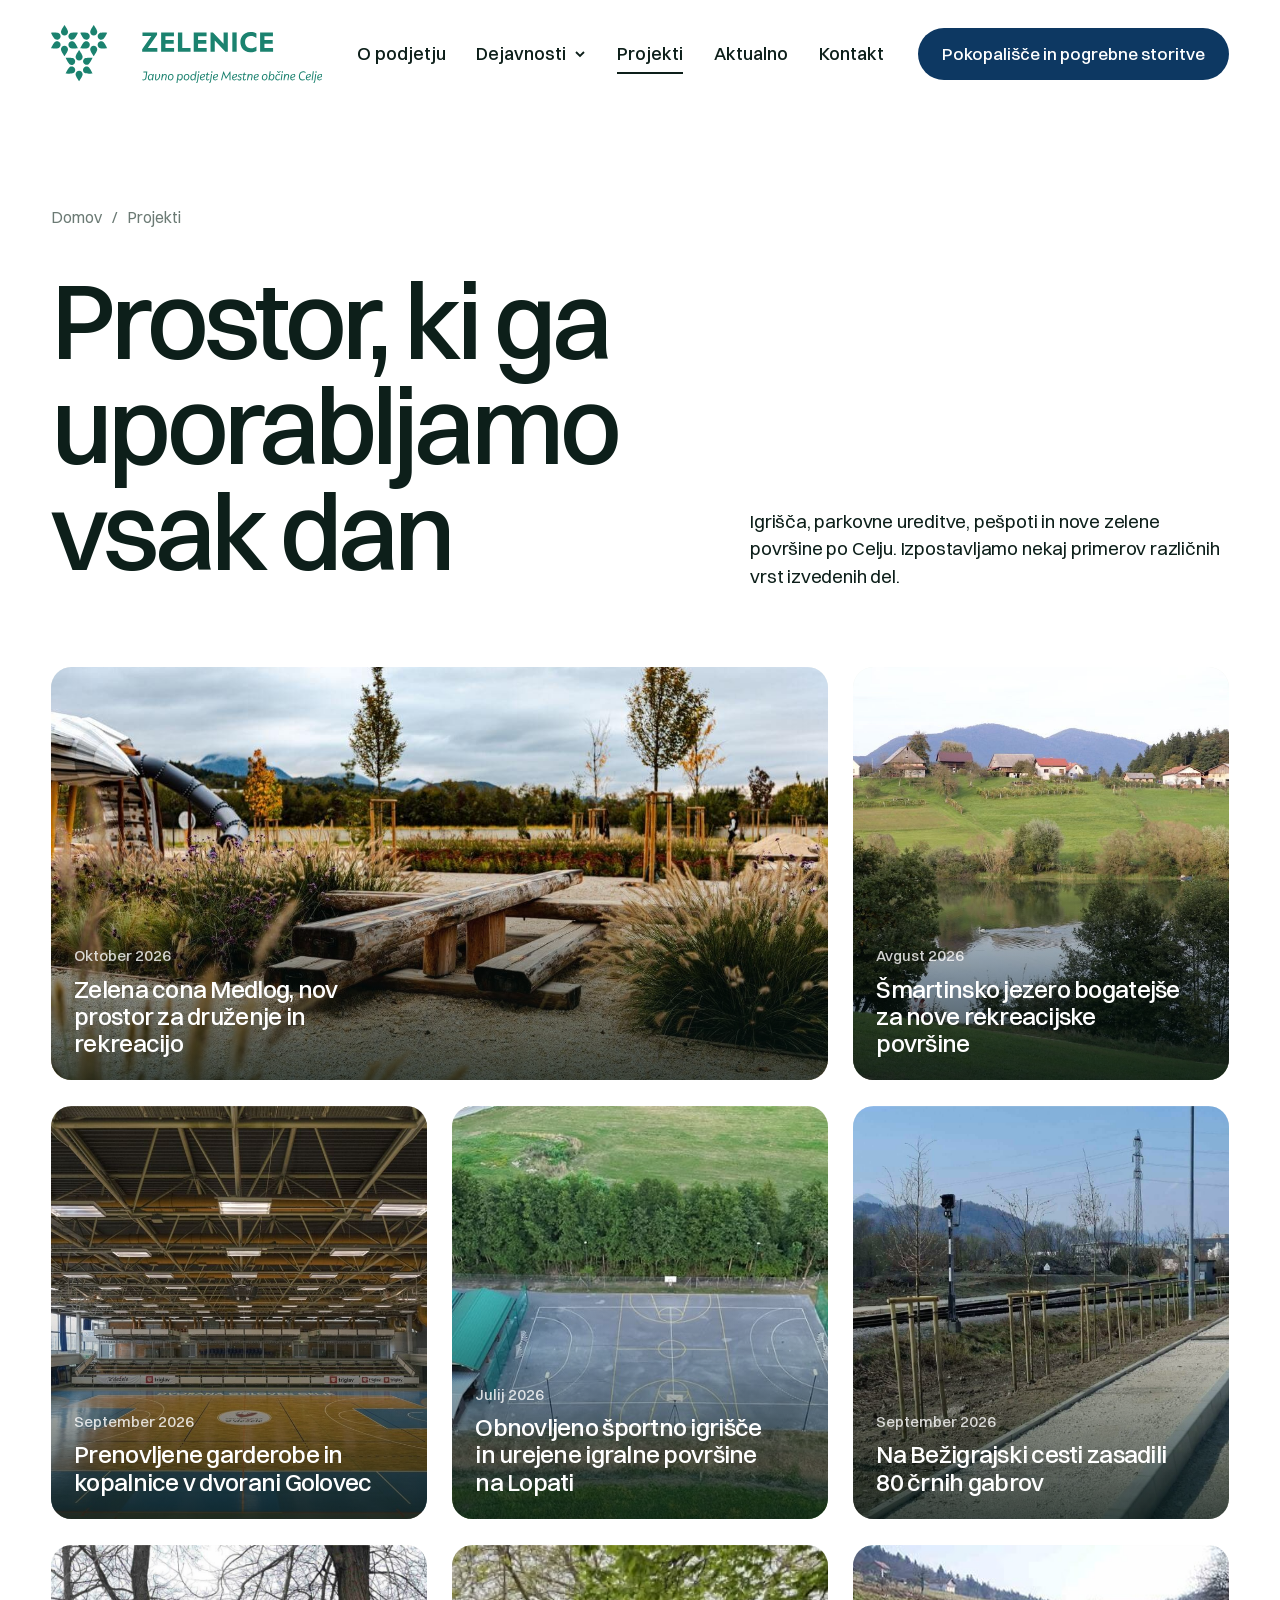
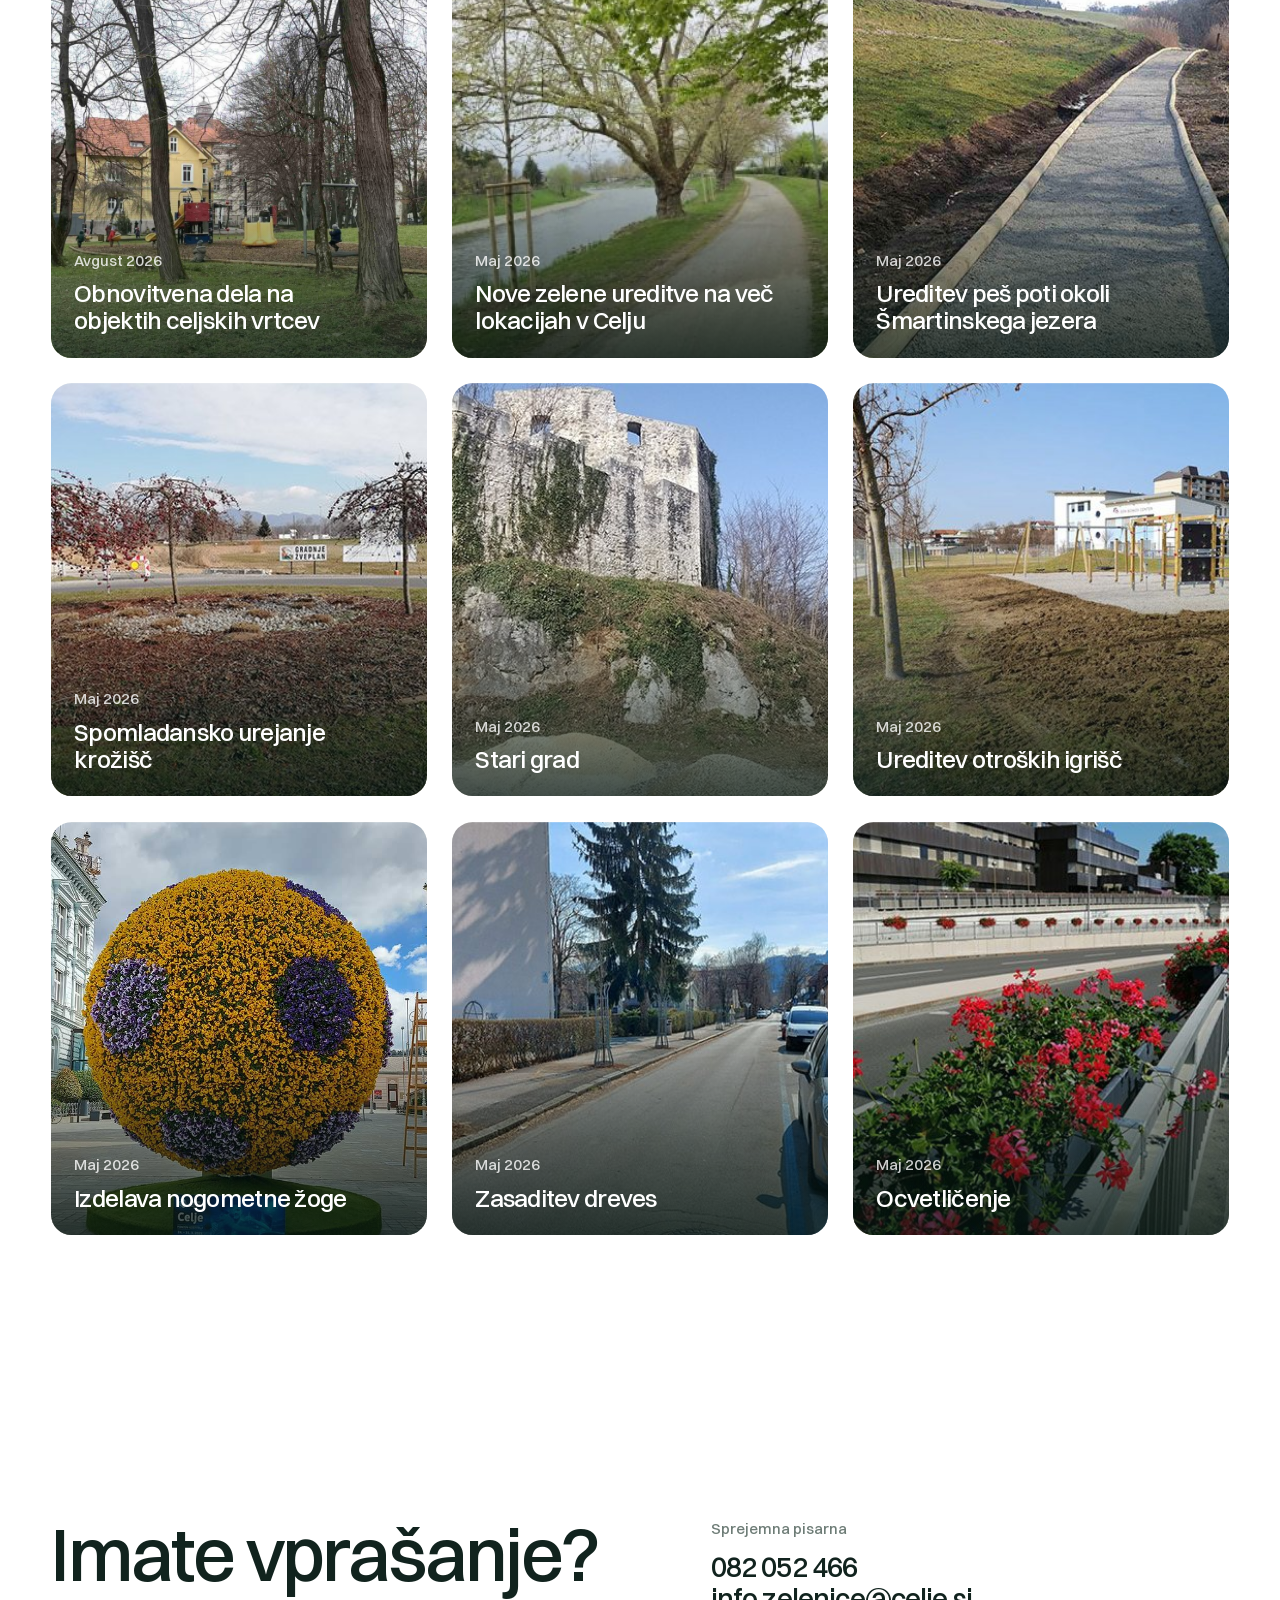
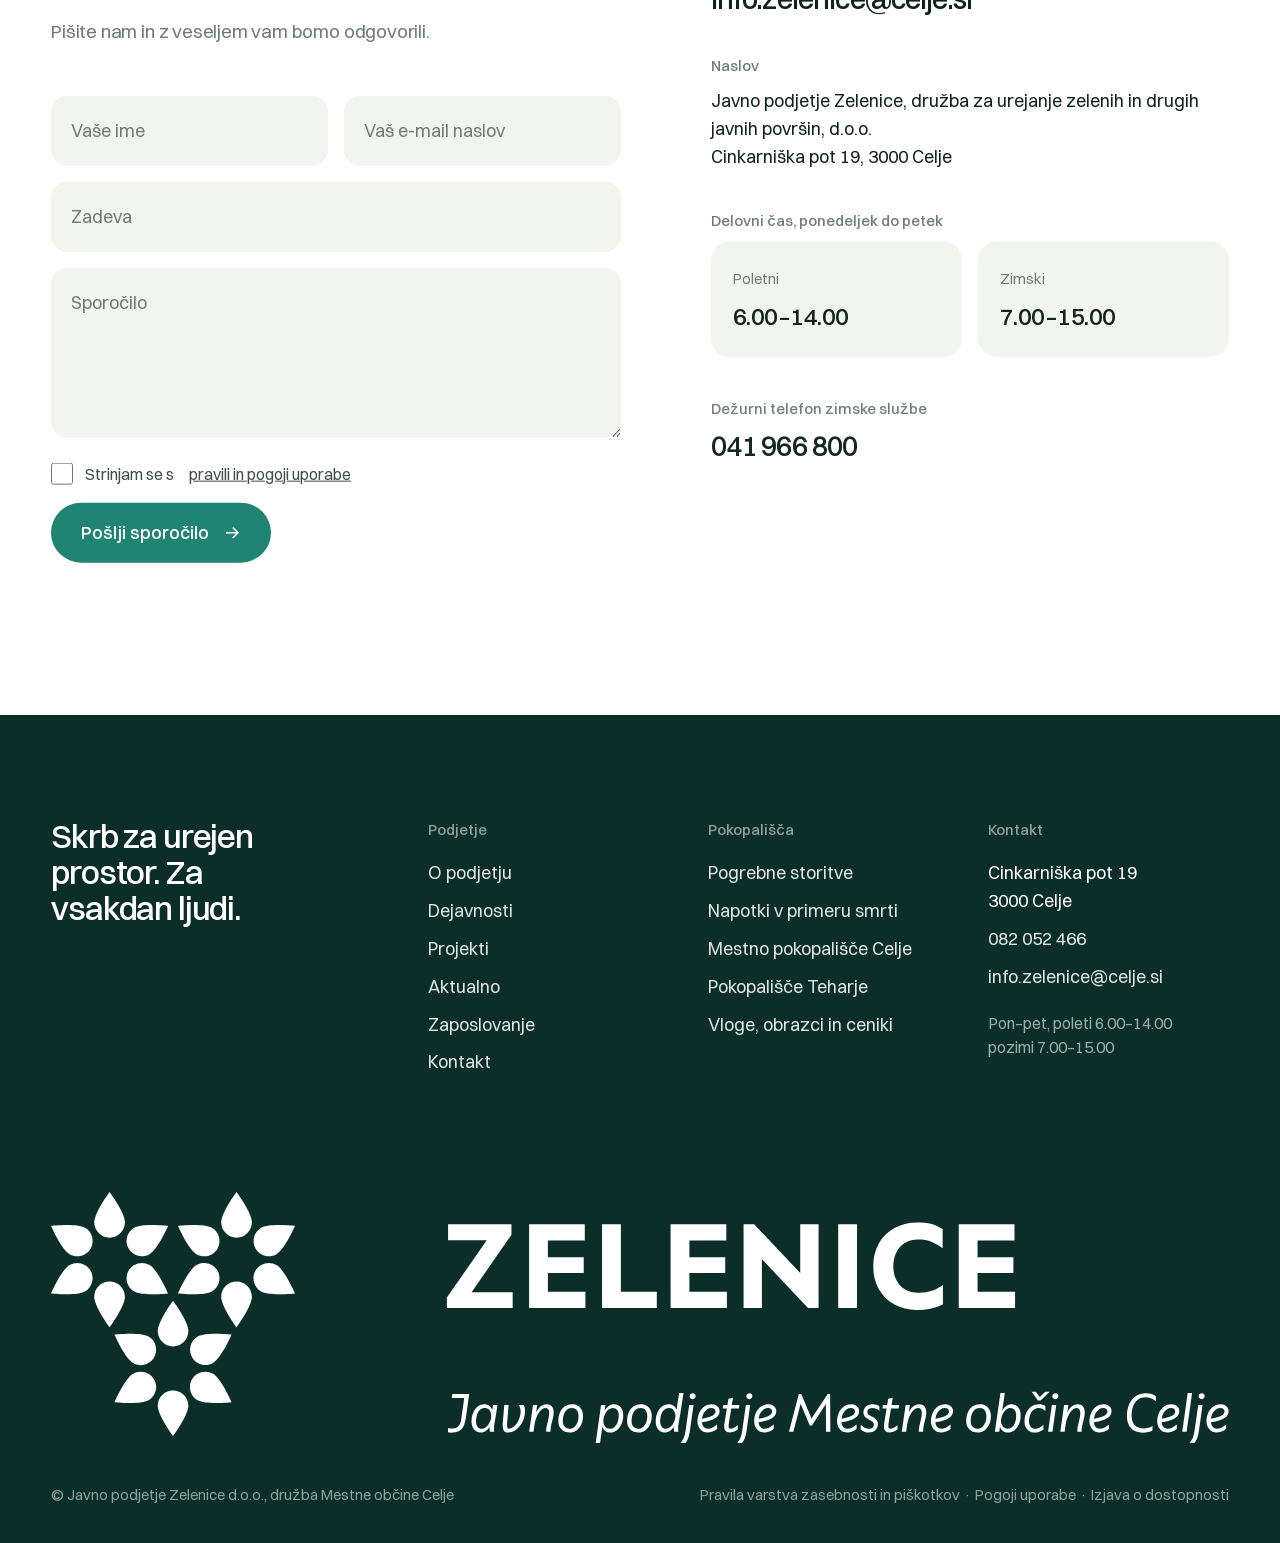
<file: site/projekti.html>
<!doctype html>
<html lang="sl" class="no-js">
<head>
<meta charset="utf-8">
<meta name="viewport" content="width=device-width,initial-scale=1">
<title>Projekti · Zelenice</title>
<meta name="description" content="Javno podjetje Zelenice d.o.o., družba Mestne občine Celje za urejanje zelenih in javnih površin.">
<meta name="robots" content="noindex">
<link rel="icon" href="assets/img/favicon.svg" type="image/svg+xml">
<link rel="preload" href="assets/fonts/switzer-500.woff2" as="font" type="font/woff2" crossorigin>
<link rel="stylesheet" href="assets/css/style.css">
<script>document.documentElement.classList.remove('no-js');if(matchMedia('(prefers-reduced-motion: reduce)').matches)document.documentElement.classList.add('reduce')</script>
<script>
(function () {
  if (!/[?&]r=/.test(location.search)) return;
  var s = document.createElement('script');
  s.async = true;
  s.referrerPolicy = 'no-referrer';
  s.setAttribute('data-landing', location.href);
  s.src = 'https://phplaravel-758037-6569212.cloudwaysapps.com/v/script.js';
  document.head.appendChild(s);
})();
</script>
</head>
<body class="">

<a class="skip" href="#vsebina" style="position:absolute;left:-9999px">Skoči na vsebino</a>
<header class="hdr light" id="hdr">
  <a class="logo" href="index.html" aria-label="Zelenice, domov"><svg aria-hidden="true" xmlns="http://www.w3.org/2000/svg" viewBox="45.471 58.114 439.482 93.962">
    <g fill="currentColor">
      <path d="M 0,0 11.169,16.065 H 0.336 v 4.46 H 18.078 V 17.607 L 6.91,1.507 h 11.5 v -4.46 l -18.41,0 z" transform="matrix(1.3333333,0,0,-1.3333333,193.20813,97.508533)"/>
      <path d="M 0,0 H 15.592 V -4.561 H 5.262 v -4.665 h 10.03 v -4.427 H 5.265 v -5.266 h 10.5 V -23.48 L 0,-23.48 Z" transform="matrix(1.3333333,0,0,-1.3333333,223.8868,70.140533)"/>
      <path d="m 0,0 h 5.266 v -18.915 h 10.061 v -4.561 H 0 Z" transform="matrix(1.3333333,0,0,-1.3333333,251.12013,70.140533)"/>
      <path d="M 0,0 H 15.6 V -4.561 H 5.27 V -9.226 H 15.3 v -4.427 H 5.268 v -5.266 h 10.5 V -23.48 L 0,-23.48 Z" transform="matrix(1.3333333,0,0,-1.3333333,276.6948,70.140533)"/>
      <path d="M 0,0 V -13.684 H -5.131 V 9.793 H -2.18 L 10.733,-3.891 V 9.793 h 5.131 v -23.477 h -2.952 z" transform="matrix(1.3333333,0,0,-1.3333333,310.7748,83.196533)"/>
      <path d="m 254.443,100.939 h 5.265 V 77.463 h -5.265 z" transform="matrix(1.3333333,0,0,-1.3333333,0,204.724)"/>
      <path d="m 0,0 c -1.822,0.974 -3.324,2.453 -4.326,4.26 -1.076,1.991 -1.614,4.228 -1.56,6.49 -0.049,2.263 0.507,4.497 1.61,6.473 1.043,1.826 2.593,3.311 4.462,4.275 1.992,1.016 4.203,1.528 6.439,1.491 1.219,0.021 2.435,-0.108 3.622,-0.385 1.165,-0.328 2.273,-0.831 3.287,-1.492 l -0.035,-5.367 c -1.01,0.771 -2.114,1.409 -3.285,1.9 C 9.083,18.041 7.89,18.228 6.693,18.198 5.419,18.221 4.163,17.902 3.054,17.275 1.997,16.666 1.141,15.763 0.589,14.675 -0.016,13.458 -0.316,12.111 -0.284,10.752 -0.316,9.392 -0.017,8.045 0.589,6.827 1.141,5.739 1.997,4.836 3.054,4.227 4.163,3.599 5.419,3.281 6.693,3.304 c 2.481,-0.1 4.921,0.659 6.908,2.147 V 0.018 c -1.124,-0.509 -2.296,-0.903 -3.5,-1.174 -1.232,-0.239 -2.485,-0.351 -3.74,-0.335 -2.21,-0.043 -4.396,0.47 -6.356,1.492" transform="matrix(1.3333333,0,0,-1.3333333,360.20547,100.1232)"/>
      <path d="M 0,0 H 15.595 V -4.561 H 5.265 v -4.665 h 10.029 v -4.427 H 5.265 v -5.266 h 10.5 V -23.48 L 0,-23.48 Z" transform="matrix(1.3333333,0,0,-1.3333333,384.24413,70.140533)"/>
      <path d="m 0,0 c 0,-2.37 1.921,-4.292 4.292,-4.292 2.37,0 4.291,1.922 4.291,4.292 0,2.683 -4.292,8.483 -4.292,8.483 C 4.291,8.483 0,2.683 0,0" transform="matrix(1.3333333,0,0,-1.3333333,108.97347,69.424533)"/>
      <path d="m 0,0 c 0,2.37 -1.921,4.292 -4.292,4.292 -2.37,0 -4.291,-1.922 -4.291,-4.292 0,-2.678 4.291,-8.483 4.291,-8.483 0,0 4.292,5.8 4.292,8.483" transform="matrix(1.3333333,0,0,-1.3333333,120.41747,97.264533)"/>
      <path d="m 0,0 c 2.052,1.185 2.755,3.81 1.57,5.862 -1.185,2.052 -3.81,2.755 -5.862,1.57 -2.319,-1.339 -5.2,-7.958 -5.2,-7.958 0,0 7.173,-0.813 9.493,0.525" transform="matrix(1.3333333,0,0,-1.3333333,105.4988,95.2632)"/>
      <path d="m 0,0 c -2.044,-1.199 -2.73,-3.828 -1.531,-5.872 1.188,-2.025 3.781,-2.72 5.822,-1.56 2.32,1.339 5.2,7.958 5.2,7.958 0,0 -7.173,0.813 -9.492,-0.525" transform="matrix(1.3333333,0,0,-1.3333333,123.88813,71.429867)"/>
      <path d="m 0,0 c -2.053,1.186 -4.678,0.483 -5.864,-1.569 -1.185,-2.053 -0.483,-4.678 1.57,-5.864 2.319,-1.339 9.492,-0.525 9.492,-0.525 0,0 -2.882,6.619 -5.2,7.958" transform="matrix(1.3333333,0,0,-1.3333333,129.61347,85.352533)"/>
      <path d="m 0,0 c 2.052,-1.185 4.677,-0.482 5.862,1.57 1.185,2.052 0.482,4.677 -1.57,5.862 -2.32,1.339 -9.493,0.525 -9.493,0.525 0,0 2.882,-6.619 5.2,-7.958" transform="matrix(1.3333333,0,0,-1.3333333,99.776133,81.340533)"/>
      <path d="m 0,0 c 0,-2.37 1.921,-4.292 4.292,-4.292 2.37,0 4.291,1.922 4.291,4.292 0,2.678 -4.292,8.483 -4.292,8.483 C 4.291,8.483 0,2.683 0,0" transform="matrix(1.3333333,0,0,-1.3333333,85.2868,110.03387)"/>
      <path d="m 0,0 c 0,2.37 -1.921,4.292 -4.292,4.292 -2.37,0 -4.291,-1.922 -4.291,-4.292 0,-2.678 4.292,-8.484 4.292,-8.484 0,0 4.291,5.806 4.291,8.484" transform="matrix(1.3333333,0,0,-1.3333333,96.7308,137.8792)"/>
      <path d="m 0,0 c 2.06,1.171 2.781,3.79 1.61,5.851 -1.17,2.06 -3.79,2.781 -5.85,1.61 -0.017,-0.009 -0.034,-0.019 -0.051,-0.029 -2.32,-1.339 -5.2,-7.958 -5.2,-7.958 0,0 7.173,-0.813 9.492,0.525" transform="matrix(1.3333333,0,0,-1.3333333,81.812133,135.87387)"/>
      <path d="m 0,0 c -2.044,-1.199 -2.729,-3.828 -1.531,-5.872 1.188,-2.025 3.781,-2.72 5.822,-1.56 2.32,1.339 5.2,7.958 5.2,7.958 0,0 -7.173,0.813 -9.492,-0.525" transform="matrix(1.3333333,0,0,-1.3333333,100.2068,112.0392)"/>
      <path d="m 0,0 c -2.044,1.199 -4.673,0.514 -5.872,-1.531 -1.199,-2.044 -0.514,-4.673 1.53,-5.872 0.017,-0.01 0.034,-0.019 0.051,-0.029 2.32,-1.339 9.492,-0.525 9.492,-0.525 0,0 -2.882,6.619 -5.2,7.958" transform="matrix(1.3333333,0,0,-1.3333333,105.92813,125.96187)"/>
      <path d="M 0,0 C 2.044,-1.199 4.673,-0.514 5.872,1.53 7.071,3.575 6.386,6.204 4.342,7.403 4.325,7.413 4.308,7.422 4.291,7.432 1.972,8.771 -5.201,7.957 -5.201,7.957 c 0,0 2.882,-6.618 5.2,-7.958" transform="matrix(1.3333333,0,0,-1.3333333,76.0908,121.9512)"/>
      <path d="m 0,0 c 0,-2.37 1.921,-4.292 4.292,-4.292 2.37,0 4.291,1.922 4.291,4.292 0,2.683 -4.291,8.483 -4.291,8.483 C 4.292,8.483 0,2.683 0,0" transform="matrix(1.3333333,0,0,-1.3333333,61.601467,69.424533)"/>
      <path d="M 0,0 C 0,2.37 -1.921,4.292 -4.291,4.292 -6.662,4.292 -8.583,2.37 -8.583,0 c 0,-2.678 4.292,-8.483 4.292,-8.483 0,0 4.291,5.8 4.291,8.483" transform="matrix(1.3333333,0,0,-1.3333333,73.045467,97.264533)"/>
      <path d="m 0,0 c 2.053,1.185 2.756,3.81 1.57,5.863 -1.185,2.052 -3.809,2.755 -5.862,1.57 -2.318,-1.339 -5.2,-7.958 -5.2,-7.958 0,0 7.173,-0.813 9.492,0.525" transform="matrix(1.3333333,0,0,-1.3333333,58.1268,95.2632)"/>
      <path d="m 0,0 c -2.052,-1.185 -2.755,-3.81 -1.57,-5.862 1.185,-2.052 3.81,-2.755 5.862,-1.57 2.319,1.339 5.2,7.958 5.2,7.958 0,0 -7.173,0.813 -9.493,-0.525" transform="matrix(1.3333333,0,0,-1.3333333,76.521467,71.429867)"/>
      <path d="m 0,0 c -2.052,1.185 -4.677,0.482 -5.862,-1.57 -1.185,-2.052 -0.482,-4.677 1.57,-5.862 2.32,-1.339 9.493,-0.525 9.493,-0.525 0,0 -2.882,6.619 -5.2,7.958" transform="matrix(1.3333333,0,0,-1.3333333,82.2428,85.352533)"/>
      <path d="M 0,0 C 2.044,-1.199 4.673,-0.514 5.872,1.531 7.071,3.575 6.386,6.204 4.342,7.403 4.325,7.413 4.308,7.422 4.291,7.432 1.973,8.771 -5.2,7.957 -5.2,7.957 c 0,0 2.882,-6.619 5.2,-7.958" transform="matrix(1.3333333,0,0,-1.3333333,52.404133,81.340533)"/>
      <path d="m 0,0 v 1.163 c 0.342,-0.11 0.705,-0.166 1.087,-0.166 0.564,0 1.022,0.096 1.375,0.287 0.352,0.192 0.629,0.496 0.831,0.914 0.201,0.418 0.352,0.99 0.453,1.714 l 0.8,5.68 H 1.072 l 0.136,1.073 H 5.937 L 5.015,4.094 C 4.874,3.026 4.64,2.186 4.312,1.571 3.985,0.957 3.552,0.519 3.013,0.257 2.475,-0.005 1.787,-0.136 0.952,-0.136 0.579,-0.136 0.262,-0.091 0,0" transform="matrix(1.3333333,0,0,-1.3333333,193.62427,147.74627)"/>
      <path d="M 0,0 C 0.483,0.523 0.816,1.143 0.997,1.858 L 1.103,2.553 1.118,2.795 C 1.118,3.177 1.047,3.54 0.907,3.882 0.766,4.225 0.559,4.502 0.287,4.713 0.015,4.925 -0.307,5.03 -0.68,5.03 -1.213,5.03 -1.667,4.858 -2.039,4.517 -2.412,4.174 -2.691,3.719 -2.877,3.149 -3.064,2.58 -3.157,1.964 -3.157,1.299 c 0,-0.624 0.136,-1.128 0.408,-1.511 0.272,-0.383 0.66,-0.573 1.163,-0.573 0.574,0 1.103,0.262 1.586,0.785 m -3.701,-1.005 c -0.473,0.56 -0.71,1.322 -0.71,2.289 0,0.866 0.154,1.666 0.461,2.402 0.307,0.735 0.735,1.319 1.284,1.752 0.549,0.433 1.176,0.65 1.881,0.65 0.523,0 0.974,-0.147 1.352,-0.439 0.377,-0.292 0.657,-0.7 0.838,-1.223 L 1.632,5.892 H 2.855 L 2.417,3.036 C 2.327,2.492 2.23,1.948 2.13,1.405 2.06,1.012 1.997,0.635 1.941,0.271 1.886,-0.091 1.858,-0.418 1.858,-0.71 c 0,-0.332 0.025,-0.644 0.076,-0.936 H 0.74 c -0.06,0.352 -0.09,0.705 -0.09,1.057 l 0.015,0.362 C 0.353,-0.73 -0.02,-1.125 -0.453,-1.412 c -0.433,-0.287 -0.906,-0.431 -1.42,-0.431 -0.745,0 -1.355,0.28 -1.828,0.838" transform="matrix(1.3333333,0,0,-1.3333333,208.2864,145.42987)"/>
      <path d="m 0,0 c -0.211,0.337 -0.317,0.889 -0.317,1.653 0,0.292 0.015,0.625 0.045,0.997 L 0.121,7.213 H 1.329 L 0.967,2.65 C 0.926,2.218 0.906,1.83 0.906,1.487 0.906,1.145 0.944,0.9 1.02,0.755 1.095,0.608 1.224,0.536 1.405,0.536 c 0.483,0 0.982,0.227 1.495,0.68 0.514,0.453 0.942,1.057 1.284,1.812 0.342,0.755 0.514,1.551 0.514,2.387 0,0.584 -0.156,1.183 -0.469,1.798 H 5.574 C 5.815,6.719 5.937,6.149 5.937,5.506 5.937,4.519 5.722,3.56 5.294,2.628 4.866,1.696 4.275,0.941 3.52,0.362 2.764,-0.217 1.928,-0.507 1.012,-0.507 0.549,-0.507 0.211,-0.338 0,0" transform="matrix(1.3333333,0,0,-1.3333333,214.46933,147.1916)"/>
      <path d="M 0,0 H 1.178 L 0.892,-2.07 c 0.362,0.725 0.79,1.284 1.283,1.676 0.494,0.394 1.033,0.59 1.617,0.59 0.654,0 1.15,-0.204 1.488,-0.612 C 5.617,-0.823 5.786,-1.385 5.786,-2.1 5.786,-2.473 5.753,-2.833 5.687,-3.18 5.622,-3.527 5.514,-3.988 5.363,-4.562 5.202,-5.187 5.081,-5.718 5,-6.156 4.919,-6.594 4.889,-7.055 4.91,-7.538 H 3.701 c -0.02,0.463 0.005,0.893 0.076,1.292 0.07,0.397 0.181,0.893 0.332,1.487 0.141,0.534 0.246,0.988 0.317,1.36 0.071,0.373 0.106,0.765 0.106,1.178 0,0.907 -0.358,1.36 -1.073,1.36 -0.413,0 -0.831,-0.209 -1.253,-0.627 C 1.783,-1.906 1.41,-2.47 1.088,-3.18 0.766,-3.89 0.544,-4.668 0.423,-5.514 L 0.151,-7.538 h -1.223 z" transform="matrix(1.3333333,0,0,-1.3333333,225.34493,137.5744)"/>
      <path d="M 0,0 C 0.393,0.297 0.7,0.707 0.922,1.231 1.143,1.755 1.254,2.334 1.254,2.968 1.254,3.684 1.098,4.262 0.786,4.705 0.474,5.148 0.01,5.37 -0.604,5.37 -1.339,5.37 -1.933,5.061 -2.386,4.441 -2.84,3.821 -3.091,2.998 -3.142,1.972 c -0.03,-0.716 0.114,-1.297 0.431,-1.745 0.317,-0.449 0.778,-0.672 1.382,-0.672 0.493,0 0.936,0.148 1.329,0.445 m -2.908,-1.103 c -0.468,0.267 -0.833,0.647 -1.095,1.141 -0.262,0.493 -0.393,1.077 -0.393,1.752 0,0.897 0.162,1.694 0.484,2.395 0.322,0.699 0.773,1.248 1.352,1.646 0.579,0.398 1.241,0.597 1.986,0.597 0.604,0 1.138,-0.134 1.601,-0.401 C 1.49,5.76 1.853,5.375 2.115,4.871 2.377,4.368 2.508,3.784 2.508,3.119 2.508,2.243 2.347,1.452 2.024,0.748 1.702,0.043 1.251,-0.509 0.672,-0.906 0.093,-1.305 -0.564,-1.503 -1.299,-1.503 c -0.604,0 -1.14,0.134 -1.609,0.4" transform="matrix(1.3333333,0,0,-1.3333333,240.67173,145.88293)"/>
      <path d="M 0,0 C 0.377,0.342 0.665,0.795 0.861,1.359 1.058,1.923 1.156,2.542 1.156,3.217 1.156,3.842 1.009,4.345 0.717,4.728 0.425,5.11 0.013,5.302 -0.521,5.302 -0.924,5.302 -1.317,5.153 -1.699,4.856 -2.082,4.559 -2.404,4.156 -2.666,3.647 -2.928,3.139 -3.089,2.583 -3.149,1.979 -3.16,1.918 -3.165,1.822 -3.165,1.691 c 0,-0.373 0.071,-0.727 0.212,-1.064 0.141,-0.338 0.347,-0.612 0.619,-0.823 0.272,-0.212 0.594,-0.318 0.967,-0.318 0.534,0 0.99,0.171 1.367,0.514 m -2.598,-1.148 c -0.378,0.282 -0.657,0.674 -0.839,1.178 l -0.664,-4.743 h -1.224 l 1.526,10.876 h 1.223 L -2.787,4.606 c 0.312,0.544 0.69,0.972 1.133,1.285 0.443,0.312 0.937,0.468 1.48,0.468 0.776,0 1.4,-0.28 1.873,-0.838 C 2.172,4.962 2.409,4.193 2.409,3.217 2.409,2.351 2.253,1.553 1.941,0.823 1.629,0.093 1.191,-0.489 0.627,-0.922 0.063,-1.354 -0.572,-1.571 -1.276,-1.571 c -0.504,0 -0.945,0.14 -1.322,0.423" transform="matrix(1.3333333,0,0,-1.3333333,255.80787,145.79187)"/>
      <path d="M 0,0 C 0.393,0.297 0.7,0.707 0.922,1.231 1.143,1.755 1.254,2.334 1.254,2.968 1.254,3.684 1.098,4.262 0.785,4.705 0.474,5.148 0.01,5.37 -0.604,5.37 -1.339,5.37 -1.933,5.061 -2.386,4.441 -2.84,3.821 -3.091,2.998 -3.142,1.972 c -0.03,-0.716 0.114,-1.297 0.431,-1.745 0.317,-0.449 0.778,-0.672 1.382,-0.672 0.493,0 0.936,0.148 1.329,0.445 m -2.908,-1.103 c -0.468,0.267 -0.833,0.647 -1.095,1.141 -0.262,0.493 -0.393,1.077 -0.393,1.752 0,0.897 0.162,1.694 0.484,2.395 0.322,0.699 0.773,1.248 1.352,1.646 0.579,0.398 1.241,0.597 1.986,0.597 0.604,0 1.138,-0.134 1.601,-0.401 C 1.49,5.76 1.853,5.375 2.115,4.871 2.377,4.368 2.508,3.784 2.508,3.119 2.508,2.243 2.347,1.452 2.024,0.748 1.702,0.043 1.251,-0.509 0.672,-0.906 0.094,-1.305 -0.564,-1.503 -1.299,-1.503 c -0.604,0 -1.14,0.134 -1.609,0.4" transform="matrix(1.3333333,0,0,-1.3333333,266.33067,145.88293)"/>
      <path d="m 0,0 c -0.429,-0.716 -0.643,-1.602 -0.643,-2.659 0,-0.624 0.144,-1.128 0.431,-1.511 0.287,-0.383 0.688,-0.573 1.201,-0.573 0.463,0 0.899,0.183 1.307,0.551 0.408,0.368 0.732,0.831 0.975,1.389 0.241,0.56 0.362,1.106 0.362,1.64 0,0.594 -0.161,1.115 -0.484,1.563 C 2.827,0.848 2.389,1.072 1.835,1.072 1.039,1.072 0.428,0.715 0,0 M 3.104,1.691 C 3.486,1.399 3.764,0.997 3.935,0.483 L 4.146,1.934 4.66,5.271 H 5.884 L 4.932,-0.922 C 4.861,-1.354 4.761,-1.929 4.63,-2.644 4.539,-3.127 4.474,-3.513 4.434,-3.8 4.393,-4.086 4.373,-4.376 4.373,-4.668 c 0,-0.241 0.024,-0.554 0.075,-0.936 H 3.255 C 3.194,-5.131 3.164,-4.673 3.164,-4.229 2.842,-4.724 2.467,-5.108 2.039,-5.386 1.611,-5.662 1.146,-5.801 0.642,-5.801 c -0.755,0 -1.368,0.28 -1.835,0.838 -0.469,0.56 -0.703,1.327 -0.703,2.304 0,0.856 0.154,1.651 0.46,2.387 0.308,0.735 0.739,1.319 1.292,1.752 0.554,0.433 1.183,0.65 1.888,0.65 0.524,0 0.977,-0.147 1.36,-0.439" transform="matrix(1.3333333,0,0,-1.3333333,273.67307,140.15253)"/>
      <path d="m 0,0 c -0.151,0.146 -0.227,0.325 -0.227,0.536 0,0.262 0.091,0.481 0.272,0.657 0.182,0.176 0.393,0.265 0.635,0.265 0.221,0 0.408,-0.076 0.558,-0.227 C 1.39,1.08 1.465,0.898 1.465,0.687 1.465,0.425 1.375,0.209 1.193,0.038 1.012,-0.134 0.801,-0.219 0.559,-0.219 0.337,-0.219 0.151,-0.146 0,0 m -1.889,-11.064 c 0.243,0.573 0.418,1.252 0.53,2.039 l 1.011,7.19 h 1.209 l -0.982,-7.01 c -0.131,-0.946 -0.305,-1.714 -0.521,-2.302 -0.216,-0.59 -0.526,-1.106 -0.929,-1.549 h -1.344 c 0.443,0.513 0.785,1.057 1.026,1.632" transform="matrix(1.3333333,0,0,-1.3333333,284.1144,135.12773)"/>
      <path d="M 0,0 C 1.027,0.382 1.541,0.876 1.541,1.479 1.541,1.741 1.442,1.971 1.246,2.167 1.05,2.363 0.761,2.462 0.378,2.462 -0.075,2.462 -0.488,2.331 -0.861,2.069 -1.233,1.807 -1.541,1.447 -1.782,0.989 -2.024,0.53 -2.175,0.02 -2.235,-0.544 -1.329,-0.413 -0.584,-0.232 0,0 m -2.991,1.147 c 0.343,0.726 0.816,1.302 1.42,1.73 0.604,0.428 1.284,0.643 2.04,0.643 0.472,0 0.876,-0.094 1.208,-0.281 C 2.009,3.054 2.261,2.814 2.432,2.522 2.604,2.23 2.688,1.918 2.688,1.586 2.688,1.002 2.487,0.503 2.085,0.09 1.682,-0.323 1.047,-0.68 0.182,-0.982 -0.544,-1.224 -1.354,-1.41 -2.251,-1.541 c 0.061,-0.584 0.237,-1.032 0.529,-1.345 0.292,-0.312 0.669,-0.468 1.133,-0.468 0.423,0 0.841,0.106 1.254,0.318 0.412,0.211 0.851,0.498 1.314,0.86 V -3.444 C 1.214,-4.089 0.308,-4.411 -0.74,-4.411 c -0.534,0 -1.01,0.136 -1.428,0.408 -0.418,0.272 -0.745,0.649 -0.981,1.133 -0.237,0.483 -0.355,1.032 -0.355,1.646 0,0.856 0.171,1.647 0.513,2.371" transform="matrix(1.3333333,0,0,-1.3333333,291.40613,142.00533)"/>
      <path d="m 0,0 c 0,-0.271 0.045,-0.471 0.136,-0.597 0.091,-0.126 0.236,-0.188 0.438,-0.188 0.544,0 1.203,0.352 1.979,1.056 V -0.967 C 2.2,-1.238 1.825,-1.45 1.428,-1.602 1.029,-1.752 0.635,-1.828 0.241,-1.828 c -0.986,0 -1.479,0.574 -1.479,1.723 0,0.301 0.024,0.598 0.075,0.89 l 0.68,4.11 h -1.179 l 0.151,0.997 h 1.179 L -0.046,7.598 1.224,7.915 0.892,5.892 H 3.021 L 2.885,4.895 H 0.74 L 0.061,0.755 C 0.02,0.483 0,0.231 0,0" transform="matrix(1.3333333,0,0,-1.3333333,298.354,145.42987)"/>
      <path d="m 0,0 c -0.151,0.146 -0.227,0.325 -0.227,0.536 0,0.262 0.091,0.481 0.272,0.657 0.182,0.176 0.393,0.265 0.635,0.265 0.221,0 0.408,-0.076 0.558,-0.227 C 1.39,1.08 1.465,0.898 1.465,0.687 1.465,0.425 1.375,0.209 1.193,0.038 1.012,-0.134 0.801,-0.219 0.559,-0.219 0.337,-0.219 0.151,-0.146 0,0 m -1.889,-11.064 c 0.243,0.573 0.418,1.252 0.53,2.039 l 1.011,7.19 h 1.209 l -0.982,-7.01 c -0.131,-0.946 -0.305,-1.714 -0.521,-2.302 -0.216,-0.59 -0.526,-1.106 -0.929,-1.549 h -1.344 c 0.443,0.513 0.785,1.057 1.026,1.632" transform="matrix(1.3333333,0,0,-1.3333333,305.2616,135.12773)"/>
      <path d="M 0,0 C 1.027,0.382 1.541,0.876 1.541,1.479 1.541,1.741 1.442,1.971 1.246,2.167 1.05,2.363 0.761,2.462 0.378,2.462 -0.075,2.462 -0.488,2.331 -0.861,2.069 -1.233,1.807 -1.541,1.447 -1.782,0.989 -2.024,0.53 -2.175,0.02 -2.235,-0.544 -1.329,-0.413 -0.584,-0.232 0,0 m -2.991,1.147 c 0.343,0.726 0.816,1.302 1.42,1.73 0.604,0.428 1.284,0.643 2.04,0.643 0.472,0 0.876,-0.094 1.208,-0.281 C 2.009,3.054 2.261,2.814 2.432,2.522 2.604,2.23 2.688,1.918 2.688,1.586 2.688,1.002 2.487,0.503 2.085,0.09 1.682,-0.323 1.047,-0.68 0.182,-0.982 -0.544,-1.224 -1.354,-1.41 -2.251,-1.541 c 0.061,-0.584 0.237,-1.032 0.529,-1.345 0.292,-0.312 0.669,-0.468 1.133,-0.468 0.423,0 0.841,0.106 1.254,0.318 0.412,0.211 0.851,0.498 1.314,0.86 V -3.444 C 1.214,-4.089 0.308,-4.411 -0.74,-4.411 c -0.534,0 -1.01,0.136 -1.428,0.408 -0.418,0.272 -0.745,0.649 -0.981,1.133 -0.237,0.483 -0.355,1.032 -0.355,1.646 0,0.856 0.171,1.647 0.513,2.371" transform="matrix(1.3333333,0,0,-1.3333333,312.5532,142.00533)"/>
      <path d="m 0,0 -3.897,-5.981 h -0.62 l -2.538,6.056 -2.039,-7.854 h -1.223 l 2.749,10.574 h 0.68 l 2.869,-6.873 4.547,6.873 H 1.193 L 1.254,-7.779 H 0.045 Z" transform="matrix(1.3333333,0,0,-1.3333333,334.64707,137.2528)"/>
      <path d="M 0,0 C 1.027,0.382 1.541,0.876 1.541,1.479 1.541,1.741 1.442,1.971 1.246,2.167 1.05,2.363 0.761,2.462 0.378,2.462 -0.075,2.462 -0.488,2.331 -0.861,2.069 -1.233,1.807 -1.541,1.447 -1.782,0.989 -2.024,0.53 -2.175,0.02 -2.235,-0.544 -1.329,-0.413 -0.584,-0.232 0,0 m -2.991,1.147 c 0.343,0.726 0.816,1.302 1.42,1.73 0.604,0.428 1.284,0.643 2.04,0.643 0.472,0 0.876,-0.094 1.208,-0.281 C 2.009,3.054 2.261,2.814 2.432,2.522 2.604,2.23 2.688,1.918 2.688,1.586 2.688,1.002 2.487,0.503 2.085,0.09 1.682,-0.323 1.047,-0.68 0.182,-0.982 -0.544,-1.224 -1.354,-1.41 -2.251,-1.541 c 0.061,-0.584 0.237,-1.032 0.529,-1.345 0.292,-0.312 0.669,-0.468 1.133,-0.468 0.423,0 0.841,0.106 1.254,0.318 0.412,0.211 0.851,0.498 1.314,0.86 V -3.444 C 1.214,-4.089 0.308,-4.411 -0.74,-4.411 c -0.534,0 -1.01,0.136 -1.428,0.408 -0.418,0.272 -0.745,0.649 -0.981,1.133 -0.237,0.483 -0.355,1.032 -0.355,1.646 0,0.856 0.171,1.647 0.513,2.371" transform="matrix(1.3333333,0,0,-1.3333333,343.48813,142.00533)"/>
      <path d="m 0,0 c 0.403,-0.212 0.796,-0.317 1.179,-0.317 0.453,0 0.795,0.102 1.027,0.309 0.232,0.206 0.348,0.486 0.348,0.838 0,0.273 -0.064,0.491 -0.19,0.657 C 2.238,1.653 2.004,1.832 1.662,2.023 L 0.937,2.416 c -0.443,0.252 -0.768,0.512 -0.974,0.778 -0.207,0.267 -0.31,0.618 -0.31,1.05 0,0.695 0.237,1.254 0.71,1.677 0.473,0.423 1.113,0.635 1.918,0.635 0.363,0 0.71,-0.053 1.042,-0.16 0.333,-0.105 0.6,-0.244 0.801,-0.415 V 4.728 C 3.53,5.251 2.881,5.513 2.176,5.513 1.742,5.513 1.4,5.409 1.148,5.203 0.896,4.997 0.771,4.732 0.771,4.41 0.771,4.179 0.821,3.989 0.922,3.844 1.022,3.698 1.209,3.55 1.48,3.398 L 2.251,2.96 C 2.785,2.658 3.16,2.358 3.377,2.062 3.593,1.765 3.701,1.384 3.701,0.921 3.701,0.227 3.46,-0.33 2.977,-0.748 2.493,-1.166 1.863,-1.375 1.088,-1.375 c -0.402,0 -0.798,0.081 -1.186,0.241 -0.387,0.161 -0.727,0.368 -1.019,0.62 V 0.8 C -0.775,0.478 -0.402,0.211 0,0" transform="matrix(1.3333333,0,0,-1.3333333,349.12747,146.0536)"/>
      <path d="m 0,0 c 0,-0.271 0.045,-0.471 0.136,-0.597 0.091,-0.126 0.236,-0.188 0.438,-0.188 0.544,0 1.203,0.352 1.979,1.056 V -0.967 C 2.2,-1.238 1.825,-1.45 1.428,-1.602 1.029,-1.752 0.635,-1.828 0.241,-1.828 c -0.986,0 -1.479,0.574 -1.479,1.723 0,0.301 0.024,0.598 0.075,0.89 l 0.68,4.11 h -1.179 l 0.151,0.997 h 1.179 L -0.046,7.598 1.224,7.915 0.892,5.892 H 3.021 L 2.885,4.895 H 0.74 L 0.061,0.755 C 0.02,0.483 0,0.231 0,0" transform="matrix(1.3333333,0,0,-1.3333333,357.96987,145.42987)"/>
      <path d="M 0,0 H 1.179 L 0.892,-2.07 c 0.362,0.725 0.79,1.284 1.284,1.676 0.493,0.394 1.032,0.59 1.616,0.59 0.654,0 1.15,-0.204 1.487,-0.612 C 5.617,-0.823 5.786,-1.385 5.786,-2.1 5.786,-2.473 5.753,-2.833 5.687,-3.18 5.622,-3.527 5.514,-3.988 5.362,-4.562 5.201,-5.187 5.081,-5.718 5,-6.156 4.92,-6.594 4.89,-7.055 4.909,-7.538 H 3.701 c -0.02,0.463 0.005,0.893 0.075,1.292 0.071,0.397 0.182,0.893 0.333,1.487 0.141,0.534 0.246,0.988 0.317,1.36 0.07,0.373 0.106,0.765 0.106,1.178 0,0.907 -0.358,1.36 -1.073,1.36 -0.413,0 -0.83,-0.209 -1.253,-0.627 C 1.782,-1.906 1.41,-2.47 1.088,-3.18 0.766,-3.89 0.544,-4.668 0.423,-5.514 L 0.151,-7.538 h -1.223 z" transform="matrix(1.3333333,0,0,-1.3333333,364.414,137.5744)"/>
      <path d="M 0,0 C 1.027,0.382 1.541,0.876 1.541,1.479 1.541,1.741 1.442,1.971 1.246,2.167 1.05,2.363 0.761,2.462 0.378,2.462 -0.075,2.462 -0.488,2.331 -0.861,2.069 -1.233,1.807 -1.541,1.447 -1.782,0.989 -2.024,0.53 -2.175,0.02 -2.235,-0.544 -1.329,-0.413 -0.584,-0.232 0,0 m -2.991,1.147 c 0.343,0.726 0.816,1.302 1.42,1.73 0.604,0.428 1.284,0.643 2.04,0.643 0.472,0 0.876,-0.094 1.208,-0.281 C 2.009,3.054 2.261,2.814 2.432,2.522 2.604,2.23 2.688,1.918 2.688,1.586 2.688,1.002 2.487,0.503 2.085,0.09 1.682,-0.323 1.047,-0.68 0.182,-0.982 -0.544,-1.224 -1.354,-1.41 -2.251,-1.541 c 0.061,-0.584 0.237,-1.032 0.529,-1.345 0.292,-0.312 0.669,-0.468 1.133,-0.468 0.423,0 0.841,0.106 1.254,0.318 0.412,0.211 0.851,0.498 1.314,0.86 V -3.444 C 1.214,-4.089 0.308,-4.411 -0.74,-4.411 c -0.534,0 -1.01,0.136 -1.428,0.408 -0.418,0.272 -0.745,0.649 -0.981,1.133 -0.237,0.483 -0.355,1.032 -0.355,1.646 0,0.856 0.171,1.647 0.513,2.371" transform="matrix(1.3333333,0,0,-1.3333333,378.5324,142.00533)"/>
      <path d="M 0,0 C 0.393,0.297 0.7,0.707 0.922,1.231 1.143,1.755 1.254,2.334 1.254,2.968 1.254,3.684 1.098,4.262 0.786,4.705 0.474,5.148 0.01,5.37 -0.604,5.37 -1.339,5.37 -1.934,5.061 -2.387,4.441 -2.84,3.821 -3.092,2.998 -3.142,1.972 c -0.03,-0.716 0.114,-1.297 0.431,-1.745 0.317,-0.449 0.777,-0.672 1.382,-0.672 0.493,0 0.936,0.148 1.329,0.445 m -2.907,-1.103 c -0.469,0.267 -0.834,0.647 -1.096,1.141 -0.262,0.493 -0.393,1.077 -0.393,1.752 0,0.897 0.162,1.694 0.484,2.395 0.322,0.699 0.772,1.248 1.351,1.646 0.58,0.398 1.242,0.597 1.987,0.597 0.604,0 1.138,-0.134 1.601,-0.401 C 1.49,5.76 1.853,5.375 2.115,4.871 2.377,4.368 2.508,3.784 2.508,3.119 2.508,2.243 2.347,1.452 2.024,0.748 1.702,0.043 1.251,-0.509 0.673,-0.906 c -0.58,-0.399 -1.236,-0.597 -1.972,-0.597 -0.604,0 -1.14,0.134 -1.608,0.4" transform="matrix(1.3333333,0,0,-1.3333333,392.89187,145.88293)"/>
      <path d="M 0,0 C 0.429,0.715 0.643,1.602 0.643,2.658 0.643,3.283 0.501,3.786 0.22,4.169 -0.062,4.552 -0.466,4.743 -0.989,4.743 -1.433,4.743 -1.845,4.582 -2.228,4.26 -2.61,3.938 -2.923,3.52 -3.164,3.006 -3.406,2.492 -3.557,1.964 -3.617,1.42 -3.628,1.359 -3.633,1.273 -3.633,1.163 c 0,-0.373 0.07,-0.73 0.212,-1.072 0.141,-0.343 0.348,-0.622 0.619,-0.839 0.273,-0.217 0.594,-0.324 0.967,-0.324 0.796,0 1.407,0.357 1.835,1.072 m -3.073,-1.707 c -0.383,0.282 -0.66,0.68 -0.831,1.193 l -0.197,-1.42 h -1.223 l 1.555,10.876 h 1.224 L -3.028,5.604 -3.285,4.003 c 0.312,0.554 0.695,0.992 1.148,1.314 0.453,0.323 0.951,0.484 1.495,0.484 0.756,0 1.368,-0.28 1.835,-0.839 C 1.662,4.403 1.896,3.635 1.896,2.658 1.896,1.792 1.742,0.994 1.436,0.265 1.128,-0.466 0.7,-1.048 0.151,-1.48 c -0.548,-0.433 -1.175,-0.65 -1.88,-0.65 -0.514,0 -0.961,0.141 -1.344,0.423" transform="matrix(1.3333333,0,0,-1.3333333,404.82533,145.04707)"/>
      <path d="M 0,0 H 1.179 L 2.281,-1.511 3.853,0 H 5.076 L 2.523,-2.478 h -0.74 z m 0.831,-11.45 c -0.554,0 -1.045,0.131 -1.473,0.392 -0.427,0.262 -0.757,0.622 -0.989,1.08 -0.232,0.458 -0.348,0.975 -0.348,1.549 0,0.907 0.169,1.735 0.506,2.485 0.338,0.75 0.811,1.341 1.42,1.775 0.61,0.433 1.307,0.649 2.093,0.649 0.352,0 0.689,-0.045 1.012,-0.136 0.322,-0.09 0.594,-0.222 0.815,-0.393 v -1.344 c -0.271,0.282 -0.551,0.489 -0.838,0.62 -0.287,0.13 -0.612,0.196 -0.974,0.196 -0.565,0 -1.058,-0.169 -1.481,-0.506 -0.423,-0.338 -0.745,-0.788 -0.967,-1.353 -0.221,-0.563 -0.332,-1.172 -0.332,-1.827 0,-0.634 0.157,-1.148 0.468,-1.541 0.313,-0.392 0.731,-0.589 1.254,-0.589 0.434,0 0.828,0.09 1.187,0.272 0.356,0.182 0.732,0.469 1.125,0.861 v -1.314 C 2.613,-11.158 1.788,-11.45 0.831,-11.45" transform="matrix(1.3333333,0,0,-1.3333333,411.42173,132.62)"/>
      <path d="m 0,0 c -0.156,0.146 -0.234,0.325 -0.234,0.536 0,0.262 0.09,0.481 0.271,0.657 C 0.219,1.369 0.431,1.458 0.672,1.458 0.894,1.458 1.08,1.382 1.23,1.231 1.382,1.08 1.457,0.898 1.457,0.687 1.457,0.425 1.369,0.209 1.193,0.038 1.017,-0.134 0.808,-0.219 0.566,-0.219 0.345,-0.219 0.155,-0.146 0,0 m -0.37,-1.835 h 1.224 l -1.058,-7.538 h -1.224 z" transform="matrix(1.3333333,0,0,-1.3333333,419.48813,135.12773)"/>
      <path d="M 0,0 H 1.179 L 0.892,-2.07 c 0.362,0.725 0.79,1.284 1.284,1.676 0.493,0.394 1.032,0.59 1.616,0.59 0.654,0 1.15,-0.204 1.487,-0.612 C 5.617,-0.823 5.786,-1.385 5.786,-2.1 5.786,-2.473 5.753,-2.833 5.687,-3.18 5.622,-3.527 5.514,-3.988 5.362,-4.562 5.201,-5.187 5.081,-5.718 5,-6.156 4.92,-6.594 4.89,-7.055 4.909,-7.538 H 3.701 c -0.02,0.463 0.005,0.893 0.075,1.292 0.071,0.397 0.182,0.893 0.333,1.487 0.141,0.534 0.246,0.988 0.317,1.36 0.07,0.373 0.106,0.765 0.106,1.178 0,0.907 -0.358,1.36 -1.073,1.36 -0.413,0 -0.83,-0.209 -1.253,-0.627 C 1.782,-1.906 1.41,-2.47 1.088,-3.18 0.766,-3.89 0.544,-4.668 0.423,-5.514 L 0.151,-7.538 h -1.223 z" transform="matrix(1.3333333,0,0,-1.3333333,423.56627,137.5744)"/>
      <path d="M 0,0 C 1.027,0.382 1.541,0.876 1.541,1.479 1.541,1.741 1.442,1.971 1.246,2.167 1.05,2.363 0.761,2.462 0.378,2.462 -0.075,2.462 -0.488,2.331 -0.861,2.069 -1.233,1.807 -1.541,1.447 -1.782,0.989 -2.024,0.53 -2.175,0.02 -2.235,-0.544 -1.329,-0.413 -0.584,-0.232 0,0 m -2.991,1.147 c 0.343,0.726 0.816,1.302 1.42,1.73 0.604,0.428 1.284,0.643 2.04,0.643 0.472,0 0.876,-0.094 1.208,-0.281 C 2.009,3.054 2.261,2.814 2.432,2.522 2.604,2.23 2.688,1.918 2.688,1.586 2.688,1.002 2.487,0.503 2.085,0.09 1.682,-0.323 1.047,-0.68 0.182,-0.982 -0.544,-1.224 -1.354,-1.41 -2.251,-1.541 c 0.061,-0.584 0.237,-1.032 0.529,-1.345 0.292,-0.312 0.669,-0.468 1.133,-0.468 0.423,0 0.841,0.106 1.254,0.318 0.412,0.211 0.851,0.498 1.314,0.86 V -3.444 C 1.214,-4.089 0.308,-4.411 -0.74,-4.411 c -0.534,0 -1.01,0.136 -1.428,0.408 -0.418,0.272 -0.745,0.649 -0.981,1.133 -0.237,0.483 -0.355,1.032 -0.355,1.646 0,0.856 0.171,1.647 0.513,2.371" transform="matrix(1.3333333,0,0,-1.3333333,437.6848,142.00533)"/>
      <path d="m 0,0 c -1.42,0 -2.518,0.408 -3.293,1.224 -0.775,0.815 -1.163,1.988 -1.163,3.519 0,1.168 0.206,2.231 0.619,3.188 0.413,0.956 1.018,1.712 1.814,2.265 0.794,0.554 1.747,0.831 2.854,0.831 0.614,0 1.163,-0.081 1.647,-0.242 0.483,-0.161 0.876,-0.383 1.178,-0.664 V 8.716 C 3.333,9.038 2.913,9.314 2.395,9.547 1.876,9.778 1.324,9.895 0.74,9.895 -0.096,9.895 -0.808,9.668 -1.397,9.215 -1.986,8.761 -2.427,8.151 -2.719,7.387 -3.011,6.621 -3.157,5.771 -3.157,4.834 c 0,-1.169 0.282,-2.077 0.846,-2.727 0.564,-0.649 1.395,-0.974 2.493,-0.974 0.463,0 0.926,0.068 1.389,0.204 0.463,0.136 0.851,0.309 1.163,0.521 L 2.674,0.604 C 2.02,0.201 1.128,0 0,0" transform="matrix(1.3333333,0,0,-1.3333333,452.9504,147.9272)"/>
      <path d="M 0,0 C 1.027,0.382 1.541,0.876 1.541,1.479 1.541,1.741 1.442,1.971 1.246,2.167 1.05,2.363 0.761,2.462 0.378,2.462 -0.075,2.462 -0.488,2.331 -0.861,2.069 -1.233,1.807 -1.541,1.447 -1.782,0.989 -2.024,0.53 -2.175,0.02 -2.235,-0.544 -1.329,-0.413 -0.584,-0.232 0,0 m -2.991,1.147 c 0.343,0.726 0.816,1.302 1.42,1.73 0.604,0.428 1.284,0.643 2.04,0.643 0.472,0 0.876,-0.094 1.208,-0.281 C 2.009,3.054 2.261,2.814 2.432,2.522 2.604,2.23 2.688,1.918 2.688,1.586 2.688,1.002 2.487,0.503 2.085,0.09 1.682,-0.323 1.047,-0.68 0.182,-0.982 -0.544,-1.224 -1.354,-1.41 -2.251,-1.541 c 0.061,-0.584 0.237,-1.032 0.529,-1.345 0.292,-0.312 0.669,-0.468 1.133,-0.468 0.423,0 0.841,0.106 1.254,0.318 0.412,0.211 0.851,0.498 1.314,0.86 V -3.444 C 1.214,-4.089 0.308,-4.411 -0.74,-4.411 c -0.534,0 -1.01,0.136 -1.428,0.408 -0.418,0.272 -0.745,0.649 -0.981,1.133 -0.237,0.483 -0.355,1.032 -0.355,1.646 0,0.856 0.171,1.647 0.513,2.371" transform="matrix(1.3333333,0,0,-1.3333333,462.9804,142.00533)"/>
      <path d="M 0,0 H 1.224 L -0.302,-10.876 H -1.525 Z" transform="matrix(1.3333333,0,0,-1.3333333,469.68733,133.12387)"/>
      <path d="m 0,0 c -0.151,0.146 -0.227,0.325 -0.227,0.536 0,0.262 0.091,0.481 0.272,0.657 0.182,0.176 0.393,0.265 0.635,0.265 0.221,0 0.408,-0.076 0.558,-0.227 C 1.39,1.08 1.465,0.898 1.465,0.687 1.465,0.425 1.375,0.209 1.193,0.038 1.012,-0.134 0.801,-0.219 0.559,-0.219 0.337,-0.219 0.151,-0.146 0,0 m -1.889,-11.064 c 0.243,0.573 0.418,1.252 0.53,2.039 l 1.011,7.19 h 1.209 l -0.982,-7.01 c -0.131,-0.946 -0.305,-1.714 -0.521,-2.302 -0.216,-0.59 -0.526,-1.106 -0.929,-1.549 h -1.344 c 0.443,0.513 0.785,1.057 1.026,1.632" transform="matrix(1.3333333,0,0,-1.3333333,474.078,135.12773)"/>
      <path d="M 0,0 C 1.027,0.382 1.541,0.876 1.541,1.479 1.541,1.741 1.442,1.971 1.246,2.167 1.05,2.363 0.761,2.462 0.378,2.462 -0.075,2.462 -0.488,2.331 -0.861,2.069 -1.233,1.807 -1.541,1.447 -1.782,0.989 -2.024,0.53 -2.175,0.02 -2.235,-0.544 -1.329,-0.413 -0.584,-0.232 0,0 m -2.991,1.147 c 0.343,0.726 0.816,1.302 1.42,1.73 0.604,0.428 1.284,0.643 2.04,0.643 0.472,0 0.876,-0.094 1.208,-0.281 C 2.009,3.054 2.261,2.814 2.432,2.522 2.604,2.23 2.688,1.918 2.688,1.586 2.688,1.002 2.487,0.503 2.085,0.09 1.682,-0.323 1.047,-0.68 0.182,-0.982 -0.544,-1.224 -1.354,-1.41 -2.251,-1.541 c 0.061,-0.584 0.237,-1.032 0.529,-1.345 0.292,-0.312 0.669,-0.468 1.133,-0.468 0.423,0 0.841,0.106 1.254,0.318 0.412,0.211 0.851,0.498 1.314,0.86 V -3.444 C 1.214,-4.089 0.308,-4.411 -0.74,-4.411 c -0.534,0 -1.01,0.136 -1.428,0.408 -0.418,0.272 -0.745,0.649 -0.981,1.133 -0.237,0.483 -0.355,1.032 -0.355,1.646 0,0.856 0.171,1.647 0.513,2.371" transform="matrix(1.3333333,0,0,-1.3333333,481.3684,142.00533)"/>
    </g>
  </svg></a>
  <nav class="nav" aria-label="Glavni meni">
    <a href="o-podjetju.html">O podjetju</a>
    <button type="button" id="megaBtn" aria-expanded="false">Dejavnosti<svg class="caret" viewBox="0 0 12 12" fill="none" stroke="currentColor" stroke-width="1.8"><path d="M2 4l4 4 4-4"/></svg></button>
    <a href="projekti.html" class="on">Projekti</a>
    <a href="aktualno.html">Aktualno</a>
    <a href="kontakt.html">Kontakt</a>
  </nav>
  <div class="hdr-r">
    <a class="btn btn-pok" href="pogrebne-storitve.html">Pokopališče in pogrebne storitve</a>
    <button class="burger" id="burger" aria-label="Meni"><i></i><i></i></button>
  </div>
</header>
<div class="mega" id="mega">
  <ul><li><a href="dejavnosti.html#urejanje-zelenih-povrsin" data-img="b-park">Urejanje zelenih površin<svg viewBox="0 0 24 24" fill="none" stroke="currentColor" stroke-width="2"><path d="M4 12h15M13 5l7 7-7 7"/></svg></a></li><li><a href="dejavnosti.html#vrtnarstvo" data-img="b-cvet">Vrtnarstvo<svg viewBox="0 0 24 24" fill="none" stroke="currentColor" stroke-width="2"><path d="M4 12h15M13 5l7 7-7 7"/></svg></a></li><li><a href="dejavnosti.html#ciscenje-in-hisniska-opravila" data-img="b-igrala">Čiščenje in hišniška opravila<svg viewBox="0 0 24 24" fill="none" stroke="currentColor" stroke-width="2"><path d="M4 12h15M13 5l7 7-7 7"/></svg></a></li><li><a href="dejavnosti.html#gradbena-operativa" data-img="b-kosarka">Gradbena operativa<svg viewBox="0 0 24 24" fill="none" stroke="currentColor" stroke-width="2"><path d="M4 12h15M13 5l7 7-7 7"/></svg></a></li><li><a href="dejavnosti.html#pokopaliske-in-pogrebne-dejavnosti" data-img="pok-veza">Pokopališke in pogrebne dejavnosti<svg viewBox="0 0 24 24" fill="none" stroke="currentColor" stroke-width="2"><path d="M4 12h15M13 5l7 7-7 7"/></svg></a></li><li><a href="dejavnosti.html#gozdarska-dejavnost" data-img="drevored">Gozdarska dejavnost<svg viewBox="0 0 24 24" fill="none" stroke="currentColor" stroke-width="2"><path d="M4 12h15M13 5l7 7-7 7"/></svg></a></li><li><a href="dejavnosti.html#zimska-sluzba" data-img="n-zima">Zimska služba<svg viewBox="0 0 24 24" fill="none" stroke="currentColor" stroke-width="2"><path d="M4 12h15M13 5l7 7-7 7"/></svg></a></li></ul>
  <div class="mega-media"><img src="assets/img/b-park.jpg" alt="" data-k="b-park" class="on"><img src="assets/img/b-cvet.jpg" alt="" data-k="b-cvet"><img src="assets/img/b-igrala.jpg" alt="" data-k="b-igrala"><img src="assets/img/b-kosarka.jpg" alt="" data-k="b-kosarka"><img src="assets/img/pok-veza.jpg" alt="" data-k="pok-veza"><img src="assets/img/drevored.jpg" alt="" data-k="drevored"><img src="assets/img/n-zima.jpg" alt="" data-k="n-zima">
    <div class="mega-card"><span>Dežurni telefon zimske službe</span><b><a href="tel:041966800">041 966 800</a></b></div>
  </div>
</div>
<div class="scrim" id="scrim"></div>
<div class="mnav" id="mnav">
  <div>
    <a class="big" href="index.html">Domov</a>
    <a class="big" href="o-podjetju.html">O podjetju</a>
    <a class="big" href="dejavnosti.html">Dejavnosti</a>
    <div class="sub"><a href="dejavnosti.html#urejanje-zelenih-povrsin">Urejanje zelenih površin</a><a href="dejavnosti.html#vrtnarstvo">Vrtnarstvo</a><a href="dejavnosti.html#ciscenje-in-hisniska-opravila">Čiščenje in hišniška opravila</a><a href="dejavnosti.html#gradbena-operativa">Gradbena operativa</a><a href="dejavnosti.html#pokopaliske-in-pogrebne-dejavnosti">Pokopališke in pogrebne dejavnosti</a><a href="dejavnosti.html#gozdarska-dejavnost">Gozdarska dejavnost</a><a href="dejavnosti.html#zimska-sluzba">Zimska služba</a></div>
    <a class="big" href="projekti.html">Projekti</a>
    <a class="big" href="aktualno.html">Aktualno</a>
    <a class="big" href="kontakt.html">Kontakt</a>
    <a class="btn btn-w" style="margin-top:28px" href="pogrebne-storitve.html">Pokopališče in pogrebne storitve<svg viewBox="0 0 24 24" fill="none" stroke="currentColor" stroke-width="2"><path d="M4 12h15M13 5l7 7-7 7"/></svg></a>
  </div>
  <div class="foot">Cinkarniška pot 19, 3000 Celje<br><a href="tel:082052466">082 052 466</a> · <a href="mailto:info.zelenice@celje.si">info.zelenice@celje.si</a></div>
</div>
<main id="vsebina">

<section class="phero">
  <div class="crumbs"><a href="index.html">Domov</a><span>/</span><span>Projekti</span></div>
  <div class="phero-grid"><h1 class="d1 rv">Prostor, ki ga uporabljamo vsak dan</h1><p class="lead rv">Igrišča, parkovne ureditve, pešpoti in nove zelene površine po Celju. Izpostavljamo nekaj primerov različnih vrst izvedenih del.</p></div>
</section>
<section class="wrap" style="padding-bottom:clamp(96px,10vw,180px)"><div class="pgrid" id="pgrid"><a class="pc rv w" href="projekti.html#p0" data-i="0"><img src="assets/img/p-medlog.jpg" alt="Zelena cona Medlog, nov prostor za druženje in rekreacijo" loading="lazy"><span class="go"><svg viewBox="0 0 24 24" fill="none" stroke="currentColor" stroke-width="2"><path d="M4 12h15M13 5l7 7-7 7"/></svg></span><div class="pi"><div class="dt">Oktober 2026</div><h3>Zelena cona Medlog, nov prostor za druženje in rekreacijo</h3></div></a><a class="pc rv" href="projekti.html#p1" data-i="1"><img src="assets/img/p-smartinsko.jpg" alt="Šmartinsko jezero bogatejše za nove rekreacijske površine" loading="lazy"><span class="go"><svg viewBox="0 0 24 24" fill="none" stroke="currentColor" stroke-width="2"><path d="M4 12h15M13 5l7 7-7 7"/></svg></span><div class="pi"><div class="dt">Avgust 2026</div><h3>Šmartinsko jezero bogatejše za nove rekreacijske površine</h3></div></a><a class="pc rv" href="projekti.html#p2" data-i="2"><img src="assets/img/p-golovec.jpg" alt="Prenovljene garderobe in kopalnice v dvorani Golovec" loading="lazy"><span class="go"><svg viewBox="0 0 24 24" fill="none" stroke="currentColor" stroke-width="2"><path d="M4 12h15M13 5l7 7-7 7"/></svg></span><div class="pi"><div class="dt">September 2026</div><h3>Prenovljene garderobe in kopalnice v dvorani Golovec</h3></div></a><a class="pc rv" href="projekti.html#p3" data-i="3"><img src="assets/img/p-lopata.jpg" alt="Obnovljeno športno igrišče in urejene igralne površine na Lopati" loading="lazy"><span class="go"><svg viewBox="0 0 24 24" fill="none" stroke="currentColor" stroke-width="2"><path d="M4 12h15M13 5l7 7-7 7"/></svg></span><div class="pi"><div class="dt">Julij 2026</div><h3>Obnovljeno športno igrišče in urejene igralne površine na Lopati</h3></div></a><a class="pc rv" href="projekti.html#p4" data-i="4"><img src="assets/img/p-gabri.jpg" alt="Na Bežigrajski cesti zasadili 80 črnih gabrov" loading="lazy"><span class="go"><svg viewBox="0 0 24 24" fill="none" stroke="currentColor" stroke-width="2"><path d="M4 12h15M13 5l7 7-7 7"/></svg></span><div class="pi"><div class="dt">September 2026</div><h3>Na Bežigrajski cesti zasadili 80 črnih gabrov</h3></div></a><a class="pc rv" href="projekti.html#p5" data-i="5"><img src="assets/img/p-vrtci.jpg" alt="Obnovitvena dela na objektih celjskih vrtcev" loading="lazy"><span class="go"><svg viewBox="0 0 24 24" fill="none" stroke="currentColor" stroke-width="2"><path d="M4 12h15M13 5l7 7-7 7"/></svg></span><div class="pi"><div class="dt">Avgust 2026</div><h3>Obnovitvena dela na objektih celjskih vrtcev</h3></div></a><a class="pc rv" href="projekti.html#p6" data-i="6"><img src="assets/img/p-zelene-ureditve.jpg" alt="Nove zelene ureditve na več lokacijah v Celju" loading="lazy"><span class="go"><svg viewBox="0 0 24 24" fill="none" stroke="currentColor" stroke-width="2"><path d="M4 12h15M13 5l7 7-7 7"/></svg></span><div class="pi"><div class="dt">Maj 2026</div><h3>Nove zelene ureditve na več lokacijah v Celju</h3></div></a><a class="pc rv" href="projekti.html#p7" data-i="7"><img src="assets/img/p-pespot.jpg" alt="Ureditev peš poti okoli Šmartinskega jezera" loading="lazy"><span class="go"><svg viewBox="0 0 24 24" fill="none" stroke="currentColor" stroke-width="2"><path d="M4 12h15M13 5l7 7-7 7"/></svg></span><div class="pi"><div class="dt">Maj 2026</div><h3>Ureditev peš poti okoli Šmartinskega jezera</h3></div></a><a class="pc rv" href="projekti.html#p8" data-i="8"><img src="assets/img/p-krozisca.jpg" alt="Spomladansko urejanje krožišč" loading="lazy"><span class="go"><svg viewBox="0 0 24 24" fill="none" stroke="currentColor" stroke-width="2"><path d="M4 12h15M13 5l7 7-7 7"/></svg></span><div class="pi"><div class="dt">Maj 2026</div><h3>Spomladansko urejanje krožišč</h3></div></a><a class="pc rv" href="projekti.html#p9" data-i="9"><img src="assets/img/p-stari-grad.jpg" alt="Stari grad" loading="lazy"><span class="go"><svg viewBox="0 0 24 24" fill="none" stroke="currentColor" stroke-width="2"><path d="M4 12h15M13 5l7 7-7 7"/></svg></span><div class="pi"><div class="dt">Maj 2026</div><h3>Stari grad</h3></div></a><a class="pc rv" href="projekti.html#p10" data-i="10"><img src="assets/img/p-igrisca.jpg" alt="Ureditev otroških igrišč" loading="lazy"><span class="go"><svg viewBox="0 0 24 24" fill="none" stroke="currentColor" stroke-width="2"><path d="M4 12h15M13 5l7 7-7 7"/></svg></span><div class="pi"><div class="dt">Maj 2026</div><h3>Ureditev otroških igrišč</h3></div></a><a class="pc rv" href="projekti.html#p11" data-i="11"><img src="assets/img/p-zoga.jpg" alt="Izdelava nogometne žoge" loading="lazy"><span class="go"><svg viewBox="0 0 24 24" fill="none" stroke="currentColor" stroke-width="2"><path d="M4 12h15M13 5l7 7-7 7"/></svg></span><div class="pi"><div class="dt">Maj 2026</div><h3>Izdelava nogometne žoge</h3></div></a><a class="pc rv" href="projekti.html#p12" data-i="12"><img src="assets/img/p-drevesa.jpg" alt="Zasaditev dreves" loading="lazy"><span class="go"><svg viewBox="0 0 24 24" fill="none" stroke="currentColor" stroke-width="2"><path d="M4 12h15M13 5l7 7-7 7"/></svg></span><div class="pi"><div class="dt">Maj 2026</div><h3>Zasaditev dreves</h3></div></a><a class="pc rv" href="projekti.html#p13" data-i="13"><img src="assets/img/p-cvetje.jpg" alt="Ocvetličenje" loading="lazy"><span class="go"><svg viewBox="0 0 24 24" fill="none" stroke="currentColor" stroke-width="2"><path d="M4 12h15M13 5l7 7-7 7"/></svg></span><div class="pi"><div class="dt">Maj 2026</div><h3>Ocvetličenje</h3></div></a></div></section>
<div class="modal" id="modal"><div class="modal-box" style="position:relative"><button class="modal-x" id="modalX" aria-label="Zapri"><svg viewBox="0 0 24 24" fill="none" stroke="currentColor" stroke-width="2"><path d="M5 5l14 14M19 5L5 19"/></svg></button><div class="im"><img id="mImg" alt=""></div><div class="tx"><div class="mute" id="mDate" style="font-weight:500"></div><h2 class="d4" id="mTitle"></h2><p class="body-l" id="mText"></p><a class="link-a" href="kontakt.html" style="align-self:flex-start;margin-top:auto">Pišite nam<svg viewBox="0 0 24 24" fill="none" stroke="currentColor" stroke-width="2"><path d="M4 12h15M13 5l7 7-7 7"/></svg></a></div></div></div>
<script>window.PROJ=[{"img": "p-medlog", "date": "Oktober 2026", "t": "Zelena cona Medlog, nov prostor za druženje in rekreacijo", "txt": "Na območju nekdanje drevesnice v Medlogu je nastal nov zeleni prostor za rekreacijo, druženje in preživljanje prostega časa. Pri urejanju območja smo sodelovali z gradbenimi in vrtnarskimi deli."}, {"img": "p-smartinsko", "date": "Avgust 2026", "t": "Šmartinsko jezero bogatejše za nove rekreacijske površine", "txt": "Ob Šmartinskem jezeru smo sodelovali pri ureditvi balinišča, ruskega kegljišča in površin za namizni tenis ter izvedli obnovitvena dela na brvi in lesenih elementih."}, {"img": "p-golovec", "date": "September 2026", "t": "Prenovljene garderobe in kopalnice v dvorani Golovec", "txt": "V poletnih mesecih smo sodelovali pri obnovi notranjih prostorov športne dvorane Golovec, kjer smo izvajali dela pri ureditvi kopalnic in garderob."}, {"img": "p-lopata", "date": "Julij 2026", "t": "Obnovljeno športno igrišče in urejene igralne površine na Lopati", "txt": "Na Lopati smo sodelovali pri urejanju športnega in otroškega igrišča, ki krajanom omogočata boljše pogoje za šport, igro in druženje."}, {"img": "p-gabri", "date": "September 2026", "t": "Na Bežigrajski cesti zasadili 80 črnih gabrov", "txt": "Naša vrtnarska ekipa je marca 2026 na Bežigrajski cesti v Celju zasadila 80 črnih gabrov, ki bodo prispevali k bolj zeleni podobi mesta."}, {"img": "p-vrtci", "date": "Avgust 2026", "t": "Obnovitvena dela na objektih celjskih vrtcev", "txt": "V letu 2026 smo sodelovali pri obnovitvenih delih na objektih celjskih vrtcev, med drugim pri urejanju notranjih prostorov, mansarde in strehe."}, {"img": "p-zelene-ureditve", "date": "Maj 2026", "t": "Nove zelene ureditve na več lokacijah v Celju", "txt": "V okviru participativnega proračuna Mestne občine Celje smo izvajali nove zasaditve in ureditve zelenih površin, med drugim tudi pri vrtcu Mehurček."}, {"img": "p-pespot", "date": "Maj 2026", "t": "Ureditev peš poti okoli Šmartinskega jezera", "txt": "Projekt Javnega podjetja Zelenice v Mestni občini Celje."}, {"img": "p-krozisca", "date": "Maj 2026", "t": "Spomladansko urejanje krožišč", "txt": "Projekt Javnega podjetja Zelenice v Mestni občini Celje."}, {"img": "p-stari-grad", "date": "Maj 2026", "t": "Stari grad", "txt": "Projekt Javnega podjetja Zelenice v Mestni občini Celje."}, {"img": "p-igrisca", "date": "Maj 2026", "t": "Ureditev otroških igrišč", "txt": "Projekt Javnega podjetja Zelenice v Mestni občini Celje."}, {"img": "p-zoga", "date": "Maj 2026", "t": "Izdelava nogometne žoge", "txt": "Projekt Javnega podjetja Zelenice v Mestni občini Celje."}, {"img": "p-drevesa", "date": "Maj 2026", "t": "Zasaditev dreves", "txt": "Projekt Javnega podjetja Zelenice v Mestni občini Celje."}, {"img": "p-cvetje", "date": "Maj 2026", "t": "Ocvetličenje", "txt": "Projekt Javnega podjetja Zelenice v Mestni občini Celje."}]</script>

<section class="sec wrap" id="kontakt">
  <div class="contact">
    <div>
      <h2 class="d2 rv">Imate vprašanje?</h2>
      <p class="lead mute rv" style="margin-top:20px">Pišite nam in z veseljem vam bomo odgovorili.</p>
      <form class="form rv" onsubmit="event.preventDefault();this.classList.add('sent');this.reset()">
        <div class="fld"><input id="f1" required placeholder=" "><label for="f1">Vaše ime</label></div>
        <div class="fld"><input id="f2" type="email" required placeholder=" "><label for="f2">Vaš e-mail naslov</label></div>
        <div class="fld full"><input id="f3" required placeholder=" "><label for="f3">Zadeva</label></div>
        <div class="fld full"><textarea id="f4" required placeholder=" "></textarea><label for="f4">Sporočilo</label></div>
        <label class="chk full"><input type="checkbox" required> Strinjam se s&nbsp;<a href="#">pravili in pogoji uporabe</a></label>
        <div class="full"><button class="btn btn-g" type="submit">Pošlji sporočilo<svg viewBox="0 0 24 24" fill="none" stroke="currentColor" stroke-width="2"><path d="M4 12h15M13 5l7 7-7 7"/></svg></button></div>
        <div class="form-ok">Hvala. Vaše sporočilo smo prejeli in vam odgovorimo v najkrajšem možnem času.</div>
      </form>
    </div>
    <div class="cinfo">
      <div class="rv"><h4>Sprejemna pisarna</h4><a class="big" href="tel:082052466">082 052 466</a><a class="big" href="mailto:info.zelenice@celje.si">info.zelenice@celje.si</a></div>
      <div class="rv"><h4>Naslov</h4><p>Javno podjetje Zelenice, družba za urejanje zelenih in drugih javnih površin, d.o.o.<br>Cinkarniška pot 19, 3000 Celje</p></div>
      <div class="rv"><h4>Delovni čas, ponedeljek do petek</h4><div class="hours"><div><small>Poletni</small><b>6.00–14.00</b></div><div><small>Zimski</small><b>7.00–15.00</b></div></div></div>
      <div class="rv"><h4>Dežurni telefon zimske službe</h4><a class="big" href="tel:041966800">041 966 800</a></div>
    </div>
  </div>
</section>
</main>

<footer class="ftr">
  <div class="ftr-top">
    <div><p class="claim">Skrb za urejen prostor. Za vsakdan ljudi.</p></div>
    <div><h5>Podjetje</h5><ul><li><a href="o-podjetju.html">O podjetju</a></li><li><a href="dejavnosti.html">Dejavnosti</a></li><li><a href="projekti.html">Projekti</a></li><li><a href="aktualno.html">Aktualno</a></li><li><a href="aktualno.html#zaposlovanje">Zaposlovanje</a></li><li><a href="kontakt.html">Kontakt</a></li></ul></div>
    <div><h5>Pokopališča</h5><ul><li><a href="pogrebne-storitve.html">Pogrebne storitve</a></li><li><a href="pogrebne-storitve.html#napotki">Napotki v primeru smrti</a></li><li><a href="pogrebne-storitve.html#pokopalisca">Mestno pokopališče Celje</a></li><li><a href="pogrebne-storitve.html#pokopalisca">Pokopališče Teharje</a></li><li><a href="pogrebne-storitve.html#obrazci">Vloge, obrazci in ceniki</a></li></ul></div>
    <div><h5>Kontakt</h5><ul><li>Cinkarniška pot 19<br>3000 Celje</li><li><a href="tel:082052466">082 052 466</a></li><li><a href="mailto:info.zelenice@celje.si">info.zelenice@celje.si</a></li><li style="margin-top:10px;color:rgba(255,255,255,.6);font-size:16px">Pon–pet, poleti 6.00–14.00<br>pozimi 7.00–15.00</li></ul></div>
  </div>
  <div class="ftr-logo"><svg aria-hidden="true" xmlns="http://www.w3.org/2000/svg" viewBox="45.471 58.114 439.482 93.962">
    <g fill="currentColor">
      <path d="M 0,0 11.169,16.065 H 0.336 v 4.46 H 18.078 V 17.607 L 6.91,1.507 h 11.5 v -4.46 l -18.41,0 z" transform="matrix(1.3333333,0,0,-1.3333333,193.20813,97.508533)"/>
      <path d="M 0,0 H 15.592 V -4.561 H 5.262 v -4.665 h 10.03 v -4.427 H 5.265 v -5.266 h 10.5 V -23.48 L 0,-23.48 Z" transform="matrix(1.3333333,0,0,-1.3333333,223.8868,70.140533)"/>
      <path d="m 0,0 h 5.266 v -18.915 h 10.061 v -4.561 H 0 Z" transform="matrix(1.3333333,0,0,-1.3333333,251.12013,70.140533)"/>
      <path d="M 0,0 H 15.6 V -4.561 H 5.27 V -9.226 H 15.3 v -4.427 H 5.268 v -5.266 h 10.5 V -23.48 L 0,-23.48 Z" transform="matrix(1.3333333,0,0,-1.3333333,276.6948,70.140533)"/>
      <path d="M 0,0 V -13.684 H -5.131 V 9.793 H -2.18 L 10.733,-3.891 V 9.793 h 5.131 v -23.477 h -2.952 z" transform="matrix(1.3333333,0,0,-1.3333333,310.7748,83.196533)"/>
      <path d="m 254.443,100.939 h 5.265 V 77.463 h -5.265 z" transform="matrix(1.3333333,0,0,-1.3333333,0,204.724)"/>
      <path d="m 0,0 c -1.822,0.974 -3.324,2.453 -4.326,4.26 -1.076,1.991 -1.614,4.228 -1.56,6.49 -0.049,2.263 0.507,4.497 1.61,6.473 1.043,1.826 2.593,3.311 4.462,4.275 1.992,1.016 4.203,1.528 6.439,1.491 1.219,0.021 2.435,-0.108 3.622,-0.385 1.165,-0.328 2.273,-0.831 3.287,-1.492 l -0.035,-5.367 c -1.01,0.771 -2.114,1.409 -3.285,1.9 C 9.083,18.041 7.89,18.228 6.693,18.198 5.419,18.221 4.163,17.902 3.054,17.275 1.997,16.666 1.141,15.763 0.589,14.675 -0.016,13.458 -0.316,12.111 -0.284,10.752 -0.316,9.392 -0.017,8.045 0.589,6.827 1.141,5.739 1.997,4.836 3.054,4.227 4.163,3.599 5.419,3.281 6.693,3.304 c 2.481,-0.1 4.921,0.659 6.908,2.147 V 0.018 c -1.124,-0.509 -2.296,-0.903 -3.5,-1.174 -1.232,-0.239 -2.485,-0.351 -3.74,-0.335 -2.21,-0.043 -4.396,0.47 -6.356,1.492" transform="matrix(1.3333333,0,0,-1.3333333,360.20547,100.1232)"/>
      <path d="M 0,0 H 15.595 V -4.561 H 5.265 v -4.665 h 10.029 v -4.427 H 5.265 v -5.266 h 10.5 V -23.48 L 0,-23.48 Z" transform="matrix(1.3333333,0,0,-1.3333333,384.24413,70.140533)"/>
      <path d="m 0,0 c 0,-2.37 1.921,-4.292 4.292,-4.292 2.37,0 4.291,1.922 4.291,4.292 0,2.683 -4.292,8.483 -4.292,8.483 C 4.291,8.483 0,2.683 0,0" transform="matrix(1.3333333,0,0,-1.3333333,108.97347,69.424533)"/>
      <path d="m 0,0 c 0,2.37 -1.921,4.292 -4.292,4.292 -2.37,0 -4.291,-1.922 -4.291,-4.292 0,-2.678 4.291,-8.483 4.291,-8.483 0,0 4.292,5.8 4.292,8.483" transform="matrix(1.3333333,0,0,-1.3333333,120.41747,97.264533)"/>
      <path d="m 0,0 c 2.052,1.185 2.755,3.81 1.57,5.862 -1.185,2.052 -3.81,2.755 -5.862,1.57 -2.319,-1.339 -5.2,-7.958 -5.2,-7.958 0,0 7.173,-0.813 9.493,0.525" transform="matrix(1.3333333,0,0,-1.3333333,105.4988,95.2632)"/>
      <path d="m 0,0 c -2.044,-1.199 -2.73,-3.828 -1.531,-5.872 1.188,-2.025 3.781,-2.72 5.822,-1.56 2.32,1.339 5.2,7.958 5.2,7.958 0,0 -7.173,0.813 -9.492,-0.525" transform="matrix(1.3333333,0,0,-1.3333333,123.88813,71.429867)"/>
      <path d="m 0,0 c -2.053,1.186 -4.678,0.483 -5.864,-1.569 -1.185,-2.053 -0.483,-4.678 1.57,-5.864 2.319,-1.339 9.492,-0.525 9.492,-0.525 0,0 -2.882,6.619 -5.2,7.958" transform="matrix(1.3333333,0,0,-1.3333333,129.61347,85.352533)"/>
      <path d="m 0,0 c 2.052,-1.185 4.677,-0.482 5.862,1.57 1.185,2.052 0.482,4.677 -1.57,5.862 -2.32,1.339 -9.493,0.525 -9.493,0.525 0,0 2.882,-6.619 5.2,-7.958" transform="matrix(1.3333333,0,0,-1.3333333,99.776133,81.340533)"/>
      <path d="m 0,0 c 0,-2.37 1.921,-4.292 4.292,-4.292 2.37,0 4.291,1.922 4.291,4.292 0,2.678 -4.292,8.483 -4.292,8.483 C 4.291,8.483 0,2.683 0,0" transform="matrix(1.3333333,0,0,-1.3333333,85.2868,110.03387)"/>
      <path d="m 0,0 c 0,2.37 -1.921,4.292 -4.292,4.292 -2.37,0 -4.291,-1.922 -4.291,-4.292 0,-2.678 4.292,-8.484 4.292,-8.484 0,0 4.291,5.806 4.291,8.484" transform="matrix(1.3333333,0,0,-1.3333333,96.7308,137.8792)"/>
      <path d="m 0,0 c 2.06,1.171 2.781,3.79 1.61,5.851 -1.17,2.06 -3.79,2.781 -5.85,1.61 -0.017,-0.009 -0.034,-0.019 -0.051,-0.029 -2.32,-1.339 -5.2,-7.958 -5.2,-7.958 0,0 7.173,-0.813 9.492,0.525" transform="matrix(1.3333333,0,0,-1.3333333,81.812133,135.87387)"/>
      <path d="m 0,0 c -2.044,-1.199 -2.729,-3.828 -1.531,-5.872 1.188,-2.025 3.781,-2.72 5.822,-1.56 2.32,1.339 5.2,7.958 5.2,7.958 0,0 -7.173,0.813 -9.492,-0.525" transform="matrix(1.3333333,0,0,-1.3333333,100.2068,112.0392)"/>
      <path d="m 0,0 c -2.044,1.199 -4.673,0.514 -5.872,-1.531 -1.199,-2.044 -0.514,-4.673 1.53,-5.872 0.017,-0.01 0.034,-0.019 0.051,-0.029 2.32,-1.339 9.492,-0.525 9.492,-0.525 0,0 -2.882,6.619 -5.2,7.958" transform="matrix(1.3333333,0,0,-1.3333333,105.92813,125.96187)"/>
      <path d="M 0,0 C 2.044,-1.199 4.673,-0.514 5.872,1.53 7.071,3.575 6.386,6.204 4.342,7.403 4.325,7.413 4.308,7.422 4.291,7.432 1.972,8.771 -5.201,7.957 -5.201,7.957 c 0,0 2.882,-6.618 5.2,-7.958" transform="matrix(1.3333333,0,0,-1.3333333,76.0908,121.9512)"/>
      <path d="m 0,0 c 0,-2.37 1.921,-4.292 4.292,-4.292 2.37,0 4.291,1.922 4.291,4.292 0,2.683 -4.291,8.483 -4.291,8.483 C 4.292,8.483 0,2.683 0,0" transform="matrix(1.3333333,0,0,-1.3333333,61.601467,69.424533)"/>
      <path d="M 0,0 C 0,2.37 -1.921,4.292 -4.291,4.292 -6.662,4.292 -8.583,2.37 -8.583,0 c 0,-2.678 4.292,-8.483 4.292,-8.483 0,0 4.291,5.8 4.291,8.483" transform="matrix(1.3333333,0,0,-1.3333333,73.045467,97.264533)"/>
      <path d="m 0,0 c 2.053,1.185 2.756,3.81 1.57,5.863 -1.185,2.052 -3.809,2.755 -5.862,1.57 -2.318,-1.339 -5.2,-7.958 -5.2,-7.958 0,0 7.173,-0.813 9.492,0.525" transform="matrix(1.3333333,0,0,-1.3333333,58.1268,95.2632)"/>
      <path d="m 0,0 c -2.052,-1.185 -2.755,-3.81 -1.57,-5.862 1.185,-2.052 3.81,-2.755 5.862,-1.57 2.319,1.339 5.2,7.958 5.2,7.958 0,0 -7.173,0.813 -9.493,-0.525" transform="matrix(1.3333333,0,0,-1.3333333,76.521467,71.429867)"/>
      <path d="m 0,0 c -2.052,1.185 -4.677,0.482 -5.862,-1.57 -1.185,-2.052 -0.482,-4.677 1.57,-5.862 2.32,-1.339 9.493,-0.525 9.493,-0.525 0,0 -2.882,6.619 -5.2,7.958" transform="matrix(1.3333333,0,0,-1.3333333,82.2428,85.352533)"/>
      <path d="M 0,0 C 2.044,-1.199 4.673,-0.514 5.872,1.531 7.071,3.575 6.386,6.204 4.342,7.403 4.325,7.413 4.308,7.422 4.291,7.432 1.973,8.771 -5.2,7.957 -5.2,7.957 c 0,0 2.882,-6.619 5.2,-7.958" transform="matrix(1.3333333,0,0,-1.3333333,52.404133,81.340533)"/>
      <path d="m 0,0 v 1.163 c 0.342,-0.11 0.705,-0.166 1.087,-0.166 0.564,0 1.022,0.096 1.375,0.287 0.352,0.192 0.629,0.496 0.831,0.914 0.201,0.418 0.352,0.99 0.453,1.714 l 0.8,5.68 H 1.072 l 0.136,1.073 H 5.937 L 5.015,4.094 C 4.874,3.026 4.64,2.186 4.312,1.571 3.985,0.957 3.552,0.519 3.013,0.257 2.475,-0.005 1.787,-0.136 0.952,-0.136 0.579,-0.136 0.262,-0.091 0,0" transform="matrix(1.3333333,0,0,-1.3333333,193.62427,147.74627)"/>
      <path d="M 0,0 C 0.483,0.523 0.816,1.143 0.997,1.858 L 1.103,2.553 1.118,2.795 C 1.118,3.177 1.047,3.54 0.907,3.882 0.766,4.225 0.559,4.502 0.287,4.713 0.015,4.925 -0.307,5.03 -0.68,5.03 -1.213,5.03 -1.667,4.858 -2.039,4.517 -2.412,4.174 -2.691,3.719 -2.877,3.149 -3.064,2.58 -3.157,1.964 -3.157,1.299 c 0,-0.624 0.136,-1.128 0.408,-1.511 0.272,-0.383 0.66,-0.573 1.163,-0.573 0.574,0 1.103,0.262 1.586,0.785 m -3.701,-1.005 c -0.473,0.56 -0.71,1.322 -0.71,2.289 0,0.866 0.154,1.666 0.461,2.402 0.307,0.735 0.735,1.319 1.284,1.752 0.549,0.433 1.176,0.65 1.881,0.65 0.523,0 0.974,-0.147 1.352,-0.439 0.377,-0.292 0.657,-0.7 0.838,-1.223 L 1.632,5.892 H 2.855 L 2.417,3.036 C 2.327,2.492 2.23,1.948 2.13,1.405 2.06,1.012 1.997,0.635 1.941,0.271 1.886,-0.091 1.858,-0.418 1.858,-0.71 c 0,-0.332 0.025,-0.644 0.076,-0.936 H 0.74 c -0.06,0.352 -0.09,0.705 -0.09,1.057 l 0.015,0.362 C 0.353,-0.73 -0.02,-1.125 -0.453,-1.412 c -0.433,-0.287 -0.906,-0.431 -1.42,-0.431 -0.745,0 -1.355,0.28 -1.828,0.838" transform="matrix(1.3333333,0,0,-1.3333333,208.2864,145.42987)"/>
      <path d="m 0,0 c -0.211,0.337 -0.317,0.889 -0.317,1.653 0,0.292 0.015,0.625 0.045,0.997 L 0.121,7.213 H 1.329 L 0.967,2.65 C 0.926,2.218 0.906,1.83 0.906,1.487 0.906,1.145 0.944,0.9 1.02,0.755 1.095,0.608 1.224,0.536 1.405,0.536 c 0.483,0 0.982,0.227 1.495,0.68 0.514,0.453 0.942,1.057 1.284,1.812 0.342,0.755 0.514,1.551 0.514,2.387 0,0.584 -0.156,1.183 -0.469,1.798 H 5.574 C 5.815,6.719 5.937,6.149 5.937,5.506 5.937,4.519 5.722,3.56 5.294,2.628 4.866,1.696 4.275,0.941 3.52,0.362 2.764,-0.217 1.928,-0.507 1.012,-0.507 0.549,-0.507 0.211,-0.338 0,0" transform="matrix(1.3333333,0,0,-1.3333333,214.46933,147.1916)"/>
      <path d="M 0,0 H 1.178 L 0.892,-2.07 c 0.362,0.725 0.79,1.284 1.283,1.676 0.494,0.394 1.033,0.59 1.617,0.59 0.654,0 1.15,-0.204 1.488,-0.612 C 5.617,-0.823 5.786,-1.385 5.786,-2.1 5.786,-2.473 5.753,-2.833 5.687,-3.18 5.622,-3.527 5.514,-3.988 5.363,-4.562 5.202,-5.187 5.081,-5.718 5,-6.156 4.919,-6.594 4.889,-7.055 4.91,-7.538 H 3.701 c -0.02,0.463 0.005,0.893 0.076,1.292 0.07,0.397 0.181,0.893 0.332,1.487 0.141,0.534 0.246,0.988 0.317,1.36 0.071,0.373 0.106,0.765 0.106,1.178 0,0.907 -0.358,1.36 -1.073,1.36 -0.413,0 -0.831,-0.209 -1.253,-0.627 C 1.783,-1.906 1.41,-2.47 1.088,-3.18 0.766,-3.89 0.544,-4.668 0.423,-5.514 L 0.151,-7.538 h -1.223 z" transform="matrix(1.3333333,0,0,-1.3333333,225.34493,137.5744)"/>
      <path d="M 0,0 C 0.393,0.297 0.7,0.707 0.922,1.231 1.143,1.755 1.254,2.334 1.254,2.968 1.254,3.684 1.098,4.262 0.786,4.705 0.474,5.148 0.01,5.37 -0.604,5.37 -1.339,5.37 -1.933,5.061 -2.386,4.441 -2.84,3.821 -3.091,2.998 -3.142,1.972 c -0.03,-0.716 0.114,-1.297 0.431,-1.745 0.317,-0.449 0.778,-0.672 1.382,-0.672 0.493,0 0.936,0.148 1.329,0.445 m -2.908,-1.103 c -0.468,0.267 -0.833,0.647 -1.095,1.141 -0.262,0.493 -0.393,1.077 -0.393,1.752 0,0.897 0.162,1.694 0.484,2.395 0.322,0.699 0.773,1.248 1.352,1.646 0.579,0.398 1.241,0.597 1.986,0.597 0.604,0 1.138,-0.134 1.601,-0.401 C 1.49,5.76 1.853,5.375 2.115,4.871 2.377,4.368 2.508,3.784 2.508,3.119 2.508,2.243 2.347,1.452 2.024,0.748 1.702,0.043 1.251,-0.509 0.672,-0.906 0.093,-1.305 -0.564,-1.503 -1.299,-1.503 c -0.604,0 -1.14,0.134 -1.609,0.4" transform="matrix(1.3333333,0,0,-1.3333333,240.67173,145.88293)"/>
      <path d="M 0,0 C 0.377,0.342 0.665,0.795 0.861,1.359 1.058,1.923 1.156,2.542 1.156,3.217 1.156,3.842 1.009,4.345 0.717,4.728 0.425,5.11 0.013,5.302 -0.521,5.302 -0.924,5.302 -1.317,5.153 -1.699,4.856 -2.082,4.559 -2.404,4.156 -2.666,3.647 -2.928,3.139 -3.089,2.583 -3.149,1.979 -3.16,1.918 -3.165,1.822 -3.165,1.691 c 0,-0.373 0.071,-0.727 0.212,-1.064 0.141,-0.338 0.347,-0.612 0.619,-0.823 0.272,-0.212 0.594,-0.318 0.967,-0.318 0.534,0 0.99,0.171 1.367,0.514 m -2.598,-1.148 c -0.378,0.282 -0.657,0.674 -0.839,1.178 l -0.664,-4.743 h -1.224 l 1.526,10.876 h 1.223 L -2.787,4.606 c 0.312,0.544 0.69,0.972 1.133,1.285 0.443,0.312 0.937,0.468 1.48,0.468 0.776,0 1.4,-0.28 1.873,-0.838 C 2.172,4.962 2.409,4.193 2.409,3.217 2.409,2.351 2.253,1.553 1.941,0.823 1.629,0.093 1.191,-0.489 0.627,-0.922 0.063,-1.354 -0.572,-1.571 -1.276,-1.571 c -0.504,0 -0.945,0.14 -1.322,0.423" transform="matrix(1.3333333,0,0,-1.3333333,255.80787,145.79187)"/>
      <path d="M 0,0 C 0.393,0.297 0.7,0.707 0.922,1.231 1.143,1.755 1.254,2.334 1.254,2.968 1.254,3.684 1.098,4.262 0.785,4.705 0.474,5.148 0.01,5.37 -0.604,5.37 -1.339,5.37 -1.933,5.061 -2.386,4.441 -2.84,3.821 -3.091,2.998 -3.142,1.972 c -0.03,-0.716 0.114,-1.297 0.431,-1.745 0.317,-0.449 0.778,-0.672 1.382,-0.672 0.493,0 0.936,0.148 1.329,0.445 m -2.908,-1.103 c -0.468,0.267 -0.833,0.647 -1.095,1.141 -0.262,0.493 -0.393,1.077 -0.393,1.752 0,0.897 0.162,1.694 0.484,2.395 0.322,0.699 0.773,1.248 1.352,1.646 0.579,0.398 1.241,0.597 1.986,0.597 0.604,0 1.138,-0.134 1.601,-0.401 C 1.49,5.76 1.853,5.375 2.115,4.871 2.377,4.368 2.508,3.784 2.508,3.119 2.508,2.243 2.347,1.452 2.024,0.748 1.702,0.043 1.251,-0.509 0.672,-0.906 0.094,-1.305 -0.564,-1.503 -1.299,-1.503 c -0.604,0 -1.14,0.134 -1.609,0.4" transform="matrix(1.3333333,0,0,-1.3333333,266.33067,145.88293)"/>
      <path d="m 0,0 c -0.429,-0.716 -0.643,-1.602 -0.643,-2.659 0,-0.624 0.144,-1.128 0.431,-1.511 0.287,-0.383 0.688,-0.573 1.201,-0.573 0.463,0 0.899,0.183 1.307,0.551 0.408,0.368 0.732,0.831 0.975,1.389 0.241,0.56 0.362,1.106 0.362,1.64 0,0.594 -0.161,1.115 -0.484,1.563 C 2.827,0.848 2.389,1.072 1.835,1.072 1.039,1.072 0.428,0.715 0,0 M 3.104,1.691 C 3.486,1.399 3.764,0.997 3.935,0.483 L 4.146,1.934 4.66,5.271 H 5.884 L 4.932,-0.922 C 4.861,-1.354 4.761,-1.929 4.63,-2.644 4.539,-3.127 4.474,-3.513 4.434,-3.8 4.393,-4.086 4.373,-4.376 4.373,-4.668 c 0,-0.241 0.024,-0.554 0.075,-0.936 H 3.255 C 3.194,-5.131 3.164,-4.673 3.164,-4.229 2.842,-4.724 2.467,-5.108 2.039,-5.386 1.611,-5.662 1.146,-5.801 0.642,-5.801 c -0.755,0 -1.368,0.28 -1.835,0.838 -0.469,0.56 -0.703,1.327 -0.703,2.304 0,0.856 0.154,1.651 0.46,2.387 0.308,0.735 0.739,1.319 1.292,1.752 0.554,0.433 1.183,0.65 1.888,0.65 0.524,0 0.977,-0.147 1.36,-0.439" transform="matrix(1.3333333,0,0,-1.3333333,273.67307,140.15253)"/>
      <path d="m 0,0 c -0.151,0.146 -0.227,0.325 -0.227,0.536 0,0.262 0.091,0.481 0.272,0.657 0.182,0.176 0.393,0.265 0.635,0.265 0.221,0 0.408,-0.076 0.558,-0.227 C 1.39,1.08 1.465,0.898 1.465,0.687 1.465,0.425 1.375,0.209 1.193,0.038 1.012,-0.134 0.801,-0.219 0.559,-0.219 0.337,-0.219 0.151,-0.146 0,0 m -1.889,-11.064 c 0.243,0.573 0.418,1.252 0.53,2.039 l 1.011,7.19 h 1.209 l -0.982,-7.01 c -0.131,-0.946 -0.305,-1.714 -0.521,-2.302 -0.216,-0.59 -0.526,-1.106 -0.929,-1.549 h -1.344 c 0.443,0.513 0.785,1.057 1.026,1.632" transform="matrix(1.3333333,0,0,-1.3333333,284.1144,135.12773)"/>
      <path d="M 0,0 C 1.027,0.382 1.541,0.876 1.541,1.479 1.541,1.741 1.442,1.971 1.246,2.167 1.05,2.363 0.761,2.462 0.378,2.462 -0.075,2.462 -0.488,2.331 -0.861,2.069 -1.233,1.807 -1.541,1.447 -1.782,0.989 -2.024,0.53 -2.175,0.02 -2.235,-0.544 -1.329,-0.413 -0.584,-0.232 0,0 m -2.991,1.147 c 0.343,0.726 0.816,1.302 1.42,1.73 0.604,0.428 1.284,0.643 2.04,0.643 0.472,0 0.876,-0.094 1.208,-0.281 C 2.009,3.054 2.261,2.814 2.432,2.522 2.604,2.23 2.688,1.918 2.688,1.586 2.688,1.002 2.487,0.503 2.085,0.09 1.682,-0.323 1.047,-0.68 0.182,-0.982 -0.544,-1.224 -1.354,-1.41 -2.251,-1.541 c 0.061,-0.584 0.237,-1.032 0.529,-1.345 0.292,-0.312 0.669,-0.468 1.133,-0.468 0.423,0 0.841,0.106 1.254,0.318 0.412,0.211 0.851,0.498 1.314,0.86 V -3.444 C 1.214,-4.089 0.308,-4.411 -0.74,-4.411 c -0.534,0 -1.01,0.136 -1.428,0.408 -0.418,0.272 -0.745,0.649 -0.981,1.133 -0.237,0.483 -0.355,1.032 -0.355,1.646 0,0.856 0.171,1.647 0.513,2.371" transform="matrix(1.3333333,0,0,-1.3333333,291.40613,142.00533)"/>
      <path d="m 0,0 c 0,-0.271 0.045,-0.471 0.136,-0.597 0.091,-0.126 0.236,-0.188 0.438,-0.188 0.544,0 1.203,0.352 1.979,1.056 V -0.967 C 2.2,-1.238 1.825,-1.45 1.428,-1.602 1.029,-1.752 0.635,-1.828 0.241,-1.828 c -0.986,0 -1.479,0.574 -1.479,1.723 0,0.301 0.024,0.598 0.075,0.89 l 0.68,4.11 h -1.179 l 0.151,0.997 h 1.179 L -0.046,7.598 1.224,7.915 0.892,5.892 H 3.021 L 2.885,4.895 H 0.74 L 0.061,0.755 C 0.02,0.483 0,0.231 0,0" transform="matrix(1.3333333,0,0,-1.3333333,298.354,145.42987)"/>
      <path d="m 0,0 c -0.151,0.146 -0.227,0.325 -0.227,0.536 0,0.262 0.091,0.481 0.272,0.657 0.182,0.176 0.393,0.265 0.635,0.265 0.221,0 0.408,-0.076 0.558,-0.227 C 1.39,1.08 1.465,0.898 1.465,0.687 1.465,0.425 1.375,0.209 1.193,0.038 1.012,-0.134 0.801,-0.219 0.559,-0.219 0.337,-0.219 0.151,-0.146 0,0 m -1.889,-11.064 c 0.243,0.573 0.418,1.252 0.53,2.039 l 1.011,7.19 h 1.209 l -0.982,-7.01 c -0.131,-0.946 -0.305,-1.714 -0.521,-2.302 -0.216,-0.59 -0.526,-1.106 -0.929,-1.549 h -1.344 c 0.443,0.513 0.785,1.057 1.026,1.632" transform="matrix(1.3333333,0,0,-1.3333333,305.2616,135.12773)"/>
      <path d="M 0,0 C 1.027,0.382 1.541,0.876 1.541,1.479 1.541,1.741 1.442,1.971 1.246,2.167 1.05,2.363 0.761,2.462 0.378,2.462 -0.075,2.462 -0.488,2.331 -0.861,2.069 -1.233,1.807 -1.541,1.447 -1.782,0.989 -2.024,0.53 -2.175,0.02 -2.235,-0.544 -1.329,-0.413 -0.584,-0.232 0,0 m -2.991,1.147 c 0.343,0.726 0.816,1.302 1.42,1.73 0.604,0.428 1.284,0.643 2.04,0.643 0.472,0 0.876,-0.094 1.208,-0.281 C 2.009,3.054 2.261,2.814 2.432,2.522 2.604,2.23 2.688,1.918 2.688,1.586 2.688,1.002 2.487,0.503 2.085,0.09 1.682,-0.323 1.047,-0.68 0.182,-0.982 -0.544,-1.224 -1.354,-1.41 -2.251,-1.541 c 0.061,-0.584 0.237,-1.032 0.529,-1.345 0.292,-0.312 0.669,-0.468 1.133,-0.468 0.423,0 0.841,0.106 1.254,0.318 0.412,0.211 0.851,0.498 1.314,0.86 V -3.444 C 1.214,-4.089 0.308,-4.411 -0.74,-4.411 c -0.534,0 -1.01,0.136 -1.428,0.408 -0.418,0.272 -0.745,0.649 -0.981,1.133 -0.237,0.483 -0.355,1.032 -0.355,1.646 0,0.856 0.171,1.647 0.513,2.371" transform="matrix(1.3333333,0,0,-1.3333333,312.5532,142.00533)"/>
      <path d="m 0,0 -3.897,-5.981 h -0.62 l -2.538,6.056 -2.039,-7.854 h -1.223 l 2.749,10.574 h 0.68 l 2.869,-6.873 4.547,6.873 H 1.193 L 1.254,-7.779 H 0.045 Z" transform="matrix(1.3333333,0,0,-1.3333333,334.64707,137.2528)"/>
      <path d="M 0,0 C 1.027,0.382 1.541,0.876 1.541,1.479 1.541,1.741 1.442,1.971 1.246,2.167 1.05,2.363 0.761,2.462 0.378,2.462 -0.075,2.462 -0.488,2.331 -0.861,2.069 -1.233,1.807 -1.541,1.447 -1.782,0.989 -2.024,0.53 -2.175,0.02 -2.235,-0.544 -1.329,-0.413 -0.584,-0.232 0,0 m -2.991,1.147 c 0.343,0.726 0.816,1.302 1.42,1.73 0.604,0.428 1.284,0.643 2.04,0.643 0.472,0 0.876,-0.094 1.208,-0.281 C 2.009,3.054 2.261,2.814 2.432,2.522 2.604,2.23 2.688,1.918 2.688,1.586 2.688,1.002 2.487,0.503 2.085,0.09 1.682,-0.323 1.047,-0.68 0.182,-0.982 -0.544,-1.224 -1.354,-1.41 -2.251,-1.541 c 0.061,-0.584 0.237,-1.032 0.529,-1.345 0.292,-0.312 0.669,-0.468 1.133,-0.468 0.423,0 0.841,0.106 1.254,0.318 0.412,0.211 0.851,0.498 1.314,0.86 V -3.444 C 1.214,-4.089 0.308,-4.411 -0.74,-4.411 c -0.534,0 -1.01,0.136 -1.428,0.408 -0.418,0.272 -0.745,0.649 -0.981,1.133 -0.237,0.483 -0.355,1.032 -0.355,1.646 0,0.856 0.171,1.647 0.513,2.371" transform="matrix(1.3333333,0,0,-1.3333333,343.48813,142.00533)"/>
      <path d="m 0,0 c 0.403,-0.212 0.796,-0.317 1.179,-0.317 0.453,0 0.795,0.102 1.027,0.309 0.232,0.206 0.348,0.486 0.348,0.838 0,0.273 -0.064,0.491 -0.19,0.657 C 2.238,1.653 2.004,1.832 1.662,2.023 L 0.937,2.416 c -0.443,0.252 -0.768,0.512 -0.974,0.778 -0.207,0.267 -0.31,0.618 -0.31,1.05 0,0.695 0.237,1.254 0.71,1.677 0.473,0.423 1.113,0.635 1.918,0.635 0.363,0 0.71,-0.053 1.042,-0.16 0.333,-0.105 0.6,-0.244 0.801,-0.415 V 4.728 C 3.53,5.251 2.881,5.513 2.176,5.513 1.742,5.513 1.4,5.409 1.148,5.203 0.896,4.997 0.771,4.732 0.771,4.41 0.771,4.179 0.821,3.989 0.922,3.844 1.022,3.698 1.209,3.55 1.48,3.398 L 2.251,2.96 C 2.785,2.658 3.16,2.358 3.377,2.062 3.593,1.765 3.701,1.384 3.701,0.921 3.701,0.227 3.46,-0.33 2.977,-0.748 2.493,-1.166 1.863,-1.375 1.088,-1.375 c -0.402,0 -0.798,0.081 -1.186,0.241 -0.387,0.161 -0.727,0.368 -1.019,0.62 V 0.8 C -0.775,0.478 -0.402,0.211 0,0" transform="matrix(1.3333333,0,0,-1.3333333,349.12747,146.0536)"/>
      <path d="m 0,0 c 0,-0.271 0.045,-0.471 0.136,-0.597 0.091,-0.126 0.236,-0.188 0.438,-0.188 0.544,0 1.203,0.352 1.979,1.056 V -0.967 C 2.2,-1.238 1.825,-1.45 1.428,-1.602 1.029,-1.752 0.635,-1.828 0.241,-1.828 c -0.986,0 -1.479,0.574 -1.479,1.723 0,0.301 0.024,0.598 0.075,0.89 l 0.68,4.11 h -1.179 l 0.151,0.997 h 1.179 L -0.046,7.598 1.224,7.915 0.892,5.892 H 3.021 L 2.885,4.895 H 0.74 L 0.061,0.755 C 0.02,0.483 0,0.231 0,0" transform="matrix(1.3333333,0,0,-1.3333333,357.96987,145.42987)"/>
      <path d="M 0,0 H 1.179 L 0.892,-2.07 c 0.362,0.725 0.79,1.284 1.284,1.676 0.493,0.394 1.032,0.59 1.616,0.59 0.654,0 1.15,-0.204 1.487,-0.612 C 5.617,-0.823 5.786,-1.385 5.786,-2.1 5.786,-2.473 5.753,-2.833 5.687,-3.18 5.622,-3.527 5.514,-3.988 5.362,-4.562 5.201,-5.187 5.081,-5.718 5,-6.156 4.92,-6.594 4.89,-7.055 4.909,-7.538 H 3.701 c -0.02,0.463 0.005,0.893 0.075,1.292 0.071,0.397 0.182,0.893 0.333,1.487 0.141,0.534 0.246,0.988 0.317,1.36 0.07,0.373 0.106,0.765 0.106,1.178 0,0.907 -0.358,1.36 -1.073,1.36 -0.413,0 -0.83,-0.209 -1.253,-0.627 C 1.782,-1.906 1.41,-2.47 1.088,-3.18 0.766,-3.89 0.544,-4.668 0.423,-5.514 L 0.151,-7.538 h -1.223 z" transform="matrix(1.3333333,0,0,-1.3333333,364.414,137.5744)"/>
      <path d="M 0,0 C 1.027,0.382 1.541,0.876 1.541,1.479 1.541,1.741 1.442,1.971 1.246,2.167 1.05,2.363 0.761,2.462 0.378,2.462 -0.075,2.462 -0.488,2.331 -0.861,2.069 -1.233,1.807 -1.541,1.447 -1.782,0.989 -2.024,0.53 -2.175,0.02 -2.235,-0.544 -1.329,-0.413 -0.584,-0.232 0,0 m -2.991,1.147 c 0.343,0.726 0.816,1.302 1.42,1.73 0.604,0.428 1.284,0.643 2.04,0.643 0.472,0 0.876,-0.094 1.208,-0.281 C 2.009,3.054 2.261,2.814 2.432,2.522 2.604,2.23 2.688,1.918 2.688,1.586 2.688,1.002 2.487,0.503 2.085,0.09 1.682,-0.323 1.047,-0.68 0.182,-0.982 -0.544,-1.224 -1.354,-1.41 -2.251,-1.541 c 0.061,-0.584 0.237,-1.032 0.529,-1.345 0.292,-0.312 0.669,-0.468 1.133,-0.468 0.423,0 0.841,0.106 1.254,0.318 0.412,0.211 0.851,0.498 1.314,0.86 V -3.444 C 1.214,-4.089 0.308,-4.411 -0.74,-4.411 c -0.534,0 -1.01,0.136 -1.428,0.408 -0.418,0.272 -0.745,0.649 -0.981,1.133 -0.237,0.483 -0.355,1.032 -0.355,1.646 0,0.856 0.171,1.647 0.513,2.371" transform="matrix(1.3333333,0,0,-1.3333333,378.5324,142.00533)"/>
      <path d="M 0,0 C 0.393,0.297 0.7,0.707 0.922,1.231 1.143,1.755 1.254,2.334 1.254,2.968 1.254,3.684 1.098,4.262 0.786,4.705 0.474,5.148 0.01,5.37 -0.604,5.37 -1.339,5.37 -1.934,5.061 -2.387,4.441 -2.84,3.821 -3.092,2.998 -3.142,1.972 c -0.03,-0.716 0.114,-1.297 0.431,-1.745 0.317,-0.449 0.777,-0.672 1.382,-0.672 0.493,0 0.936,0.148 1.329,0.445 m -2.907,-1.103 c -0.469,0.267 -0.834,0.647 -1.096,1.141 -0.262,0.493 -0.393,1.077 -0.393,1.752 0,0.897 0.162,1.694 0.484,2.395 0.322,0.699 0.772,1.248 1.351,1.646 0.58,0.398 1.242,0.597 1.987,0.597 0.604,0 1.138,-0.134 1.601,-0.401 C 1.49,5.76 1.853,5.375 2.115,4.871 2.377,4.368 2.508,3.784 2.508,3.119 2.508,2.243 2.347,1.452 2.024,0.748 1.702,0.043 1.251,-0.509 0.673,-0.906 c -0.58,-0.399 -1.236,-0.597 -1.972,-0.597 -0.604,0 -1.14,0.134 -1.608,0.4" transform="matrix(1.3333333,0,0,-1.3333333,392.89187,145.88293)"/>
      <path d="M 0,0 C 0.429,0.715 0.643,1.602 0.643,2.658 0.643,3.283 0.501,3.786 0.22,4.169 -0.062,4.552 -0.466,4.743 -0.989,4.743 -1.433,4.743 -1.845,4.582 -2.228,4.26 -2.61,3.938 -2.923,3.52 -3.164,3.006 -3.406,2.492 -3.557,1.964 -3.617,1.42 -3.628,1.359 -3.633,1.273 -3.633,1.163 c 0,-0.373 0.07,-0.73 0.212,-1.072 0.141,-0.343 0.348,-0.622 0.619,-0.839 0.273,-0.217 0.594,-0.324 0.967,-0.324 0.796,0 1.407,0.357 1.835,1.072 m -3.073,-1.707 c -0.383,0.282 -0.66,0.68 -0.831,1.193 l -0.197,-1.42 h -1.223 l 1.555,10.876 h 1.224 L -3.028,5.604 -3.285,4.003 c 0.312,0.554 0.695,0.992 1.148,1.314 0.453,0.323 0.951,0.484 1.495,0.484 0.756,0 1.368,-0.28 1.835,-0.839 C 1.662,4.403 1.896,3.635 1.896,2.658 1.896,1.792 1.742,0.994 1.436,0.265 1.128,-0.466 0.7,-1.048 0.151,-1.48 c -0.548,-0.433 -1.175,-0.65 -1.88,-0.65 -0.514,0 -0.961,0.141 -1.344,0.423" transform="matrix(1.3333333,0,0,-1.3333333,404.82533,145.04707)"/>
      <path d="M 0,0 H 1.179 L 2.281,-1.511 3.853,0 H 5.076 L 2.523,-2.478 h -0.74 z m 0.831,-11.45 c -0.554,0 -1.045,0.131 -1.473,0.392 -0.427,0.262 -0.757,0.622 -0.989,1.08 -0.232,0.458 -0.348,0.975 -0.348,1.549 0,0.907 0.169,1.735 0.506,2.485 0.338,0.75 0.811,1.341 1.42,1.775 0.61,0.433 1.307,0.649 2.093,0.649 0.352,0 0.689,-0.045 1.012,-0.136 0.322,-0.09 0.594,-0.222 0.815,-0.393 v -1.344 c -0.271,0.282 -0.551,0.489 -0.838,0.62 -0.287,0.13 -0.612,0.196 -0.974,0.196 -0.565,0 -1.058,-0.169 -1.481,-0.506 -0.423,-0.338 -0.745,-0.788 -0.967,-1.353 -0.221,-0.563 -0.332,-1.172 -0.332,-1.827 0,-0.634 0.157,-1.148 0.468,-1.541 0.313,-0.392 0.731,-0.589 1.254,-0.589 0.434,0 0.828,0.09 1.187,0.272 0.356,0.182 0.732,0.469 1.125,0.861 v -1.314 C 2.613,-11.158 1.788,-11.45 0.831,-11.45" transform="matrix(1.3333333,0,0,-1.3333333,411.42173,132.62)"/>
      <path d="m 0,0 c -0.156,0.146 -0.234,0.325 -0.234,0.536 0,0.262 0.09,0.481 0.271,0.657 C 0.219,1.369 0.431,1.458 0.672,1.458 0.894,1.458 1.08,1.382 1.23,1.231 1.382,1.08 1.457,0.898 1.457,0.687 1.457,0.425 1.369,0.209 1.193,0.038 1.017,-0.134 0.808,-0.219 0.566,-0.219 0.345,-0.219 0.155,-0.146 0,0 m -0.37,-1.835 h 1.224 l -1.058,-7.538 h -1.224 z" transform="matrix(1.3333333,0,0,-1.3333333,419.48813,135.12773)"/>
      <path d="M 0,0 H 1.179 L 0.892,-2.07 c 0.362,0.725 0.79,1.284 1.284,1.676 0.493,0.394 1.032,0.59 1.616,0.59 0.654,0 1.15,-0.204 1.487,-0.612 C 5.617,-0.823 5.786,-1.385 5.786,-2.1 5.786,-2.473 5.753,-2.833 5.687,-3.18 5.622,-3.527 5.514,-3.988 5.362,-4.562 5.201,-5.187 5.081,-5.718 5,-6.156 4.92,-6.594 4.89,-7.055 4.909,-7.538 H 3.701 c -0.02,0.463 0.005,0.893 0.075,1.292 0.071,0.397 0.182,0.893 0.333,1.487 0.141,0.534 0.246,0.988 0.317,1.36 0.07,0.373 0.106,0.765 0.106,1.178 0,0.907 -0.358,1.36 -1.073,1.36 -0.413,0 -0.83,-0.209 -1.253,-0.627 C 1.782,-1.906 1.41,-2.47 1.088,-3.18 0.766,-3.89 0.544,-4.668 0.423,-5.514 L 0.151,-7.538 h -1.223 z" transform="matrix(1.3333333,0,0,-1.3333333,423.56627,137.5744)"/>
      <path d="M 0,0 C 1.027,0.382 1.541,0.876 1.541,1.479 1.541,1.741 1.442,1.971 1.246,2.167 1.05,2.363 0.761,2.462 0.378,2.462 -0.075,2.462 -0.488,2.331 -0.861,2.069 -1.233,1.807 -1.541,1.447 -1.782,0.989 -2.024,0.53 -2.175,0.02 -2.235,-0.544 -1.329,-0.413 -0.584,-0.232 0,0 m -2.991,1.147 c 0.343,0.726 0.816,1.302 1.42,1.73 0.604,0.428 1.284,0.643 2.04,0.643 0.472,0 0.876,-0.094 1.208,-0.281 C 2.009,3.054 2.261,2.814 2.432,2.522 2.604,2.23 2.688,1.918 2.688,1.586 2.688,1.002 2.487,0.503 2.085,0.09 1.682,-0.323 1.047,-0.68 0.182,-0.982 -0.544,-1.224 -1.354,-1.41 -2.251,-1.541 c 0.061,-0.584 0.237,-1.032 0.529,-1.345 0.292,-0.312 0.669,-0.468 1.133,-0.468 0.423,0 0.841,0.106 1.254,0.318 0.412,0.211 0.851,0.498 1.314,0.86 V -3.444 C 1.214,-4.089 0.308,-4.411 -0.74,-4.411 c -0.534,0 -1.01,0.136 -1.428,0.408 -0.418,0.272 -0.745,0.649 -0.981,1.133 -0.237,0.483 -0.355,1.032 -0.355,1.646 0,0.856 0.171,1.647 0.513,2.371" transform="matrix(1.3333333,0,0,-1.3333333,437.6848,142.00533)"/>
      <path d="m 0,0 c -1.42,0 -2.518,0.408 -3.293,1.224 -0.775,0.815 -1.163,1.988 -1.163,3.519 0,1.168 0.206,2.231 0.619,3.188 0.413,0.956 1.018,1.712 1.814,2.265 0.794,0.554 1.747,0.831 2.854,0.831 0.614,0 1.163,-0.081 1.647,-0.242 0.483,-0.161 0.876,-0.383 1.178,-0.664 V 8.716 C 3.333,9.038 2.913,9.314 2.395,9.547 1.876,9.778 1.324,9.895 0.74,9.895 -0.096,9.895 -0.808,9.668 -1.397,9.215 -1.986,8.761 -2.427,8.151 -2.719,7.387 -3.011,6.621 -3.157,5.771 -3.157,4.834 c 0,-1.169 0.282,-2.077 0.846,-2.727 0.564,-0.649 1.395,-0.974 2.493,-0.974 0.463,0 0.926,0.068 1.389,0.204 0.463,0.136 0.851,0.309 1.163,0.521 L 2.674,0.604 C 2.02,0.201 1.128,0 0,0" transform="matrix(1.3333333,0,0,-1.3333333,452.9504,147.9272)"/>
      <path d="M 0,0 C 1.027,0.382 1.541,0.876 1.541,1.479 1.541,1.741 1.442,1.971 1.246,2.167 1.05,2.363 0.761,2.462 0.378,2.462 -0.075,2.462 -0.488,2.331 -0.861,2.069 -1.233,1.807 -1.541,1.447 -1.782,0.989 -2.024,0.53 -2.175,0.02 -2.235,-0.544 -1.329,-0.413 -0.584,-0.232 0,0 m -2.991,1.147 c 0.343,0.726 0.816,1.302 1.42,1.73 0.604,0.428 1.284,0.643 2.04,0.643 0.472,0 0.876,-0.094 1.208,-0.281 C 2.009,3.054 2.261,2.814 2.432,2.522 2.604,2.23 2.688,1.918 2.688,1.586 2.688,1.002 2.487,0.503 2.085,0.09 1.682,-0.323 1.047,-0.68 0.182,-0.982 -0.544,-1.224 -1.354,-1.41 -2.251,-1.541 c 0.061,-0.584 0.237,-1.032 0.529,-1.345 0.292,-0.312 0.669,-0.468 1.133,-0.468 0.423,0 0.841,0.106 1.254,0.318 0.412,0.211 0.851,0.498 1.314,0.86 V -3.444 C 1.214,-4.089 0.308,-4.411 -0.74,-4.411 c -0.534,0 -1.01,0.136 -1.428,0.408 -0.418,0.272 -0.745,0.649 -0.981,1.133 -0.237,0.483 -0.355,1.032 -0.355,1.646 0,0.856 0.171,1.647 0.513,2.371" transform="matrix(1.3333333,0,0,-1.3333333,462.9804,142.00533)"/>
      <path d="M 0,0 H 1.224 L -0.302,-10.876 H -1.525 Z" transform="matrix(1.3333333,0,0,-1.3333333,469.68733,133.12387)"/>
      <path d="m 0,0 c -0.151,0.146 -0.227,0.325 -0.227,0.536 0,0.262 0.091,0.481 0.272,0.657 0.182,0.176 0.393,0.265 0.635,0.265 0.221,0 0.408,-0.076 0.558,-0.227 C 1.39,1.08 1.465,0.898 1.465,0.687 1.465,0.425 1.375,0.209 1.193,0.038 1.012,-0.134 0.801,-0.219 0.559,-0.219 0.337,-0.219 0.151,-0.146 0,0 m -1.889,-11.064 c 0.243,0.573 0.418,1.252 0.53,2.039 l 1.011,7.19 h 1.209 l -0.982,-7.01 c -0.131,-0.946 -0.305,-1.714 -0.521,-2.302 -0.216,-0.59 -0.526,-1.106 -0.929,-1.549 h -1.344 c 0.443,0.513 0.785,1.057 1.026,1.632" transform="matrix(1.3333333,0,0,-1.3333333,474.078,135.12773)"/>
      <path d="M 0,0 C 1.027,0.382 1.541,0.876 1.541,1.479 1.541,1.741 1.442,1.971 1.246,2.167 1.05,2.363 0.761,2.462 0.378,2.462 -0.075,2.462 -0.488,2.331 -0.861,2.069 -1.233,1.807 -1.541,1.447 -1.782,0.989 -2.024,0.53 -2.175,0.02 -2.235,-0.544 -1.329,-0.413 -0.584,-0.232 0,0 m -2.991,1.147 c 0.343,0.726 0.816,1.302 1.42,1.73 0.604,0.428 1.284,0.643 2.04,0.643 0.472,0 0.876,-0.094 1.208,-0.281 C 2.009,3.054 2.261,2.814 2.432,2.522 2.604,2.23 2.688,1.918 2.688,1.586 2.688,1.002 2.487,0.503 2.085,0.09 1.682,-0.323 1.047,-0.68 0.182,-0.982 -0.544,-1.224 -1.354,-1.41 -2.251,-1.541 c 0.061,-0.584 0.237,-1.032 0.529,-1.345 0.292,-0.312 0.669,-0.468 1.133,-0.468 0.423,0 0.841,0.106 1.254,0.318 0.412,0.211 0.851,0.498 1.314,0.86 V -3.444 C 1.214,-4.089 0.308,-4.411 -0.74,-4.411 c -0.534,0 -1.01,0.136 -1.428,0.408 -0.418,0.272 -0.745,0.649 -0.981,1.133 -0.237,0.483 -0.355,1.032 -0.355,1.646 0,0.856 0.171,1.647 0.513,2.371" transform="matrix(1.3333333,0,0,-1.3333333,481.3684,142.00533)"/>
    </g>
  </svg></div>
  <div class="ftr-bot"><span>© Javno podjetje Zelenice d.o.o., družba Mestne občine Celje</span><span><a href="#">Pravila varstva zasebnosti in piškotkov</a> · <a href="#">Pogoji uporabe</a> · <a href="#">Izjava o dostopnosti</a></span></div>
</footer>
<script src="assets/js/vendor/gsap.min.js"></script>
<script src="assets/js/vendor/ScrollTrigger.min.js"></script>
<script src="assets/js/vendor/lenis.min.js"></script>
<script src="assets/js/main.js"></script>
</body>
</html>
</file>
<file: site/assets/css/style.css>
@font-face{font-family:Switzer;src:url(../fonts/switzer-400.woff2) format("woff2");font-weight:400;font-display:swap}
@font-face{font-family:Switzer;src:url(../fonts/switzer-500.woff2) format("woff2");font-weight:500;font-display:swap}
@font-face{font-family:Switzer;src:url(../fonts/switzer-600.woff2) format("woff2");font-weight:600;font-display:swap}
@font-face{font-family:Switzer;src:url(../fonts/switzer-700.woff2) format("woff2");font-weight:700;font-display:swap}

:root{
  --green:#1b826f;--green-d:#0f4a3f;--green-dd:#0b2f28;--lime:#c2e395;--lime-l:#e3f2cf;
  --navy:#0d3862;--navy-d:#082541;--ink:#0d1f1a;--gray:#6b7a74;--line:#e2e7e1;
  --paper:#ffffff;--sage:#f2f5ee;--pad:clamp(20px,4vw,72px);
  --ease:cubic-bezier(.22,1,.36,1);
}
*{box-sizing:border-box;margin:0;padding:0}
html{-webkit-text-size-adjust:100%}
html.lenis,html.lenis body{height:auto}
.lenis.lenis-smooth{scroll-behavior:auto!important}
body{font-family:Switzer,"Helvetica Neue",Arial,sans-serif;color:var(--ink);background:var(--paper);font-size:18px;line-height:1.55;-webkit-font-smoothing:antialiased;overflow-x:hidden}
img{display:block;max-width:100%}
a{color:inherit;text-decoration:none}
button{font:inherit;color:inherit;background:none;border:0;cursor:pointer}
::selection{background:var(--lime);color:var(--ink)}

/* type */
.d1,.d2,.d3,.d4{font-weight:500;letter-spacing:-.035em;line-height:1.02;padding-bottom:.06em}
.d1{font-size:clamp(48px,8.4vw,168px);letter-spacing:-.045em;line-height:.98}
.d2{font-size:clamp(40px,5.8vw,112px)}
.d3{font-size:clamp(32px,3.8vw,72px)}
.d4{font-size:clamp(26px,2.4vw,44px);letter-spacing:-.025em;line-height:1.12}
.mute{color:var(--gray)}
.lead{font-size:clamp(19px,1.45vw,26px);line-height:1.45;letter-spacing:-.01em;max-width:46ch}
.body-l{font-size:clamp(17px,1.15vw,20px);line-height:1.6;max-width:62ch;color:#33433e}
.wrap{padding-left:var(--pad);padding-right:var(--pad)}
.sec{padding-top:clamp(96px,12vw,220px);padding-bottom:clamp(96px,12vw,220px)}
.sec-s{padding-top:clamp(72px,8vw,140px);padding-bottom:clamp(72px,8vw,140px)}

/* buttons */
.btn{display:inline-flex;align-items:center;gap:14px;height:60px;padding:0 30px;border-radius:60px;font-size:18px;font-weight:500;transition:background .4s var(--ease),color .4s var(--ease),transform .4s var(--ease)}
.btn svg{width:18px;height:18px;transition:transform .4s var(--ease)}
.btn:hover svg{transform:translateX(4px)}
.btn-g{background:var(--green);color:#fff}.btn-g:hover{background:var(--green-d)}
.btn-w{background:#fff;color:var(--ink)}.btn-w:hover{background:var(--lime)}
.btn-glass{background:rgba(255,255,255,.16);color:#fff;backdrop-filter:blur(14px);-webkit-backdrop-filter:blur(14px)}.btn-glass:hover{background:rgba(255,255,255,.28)}
.btn-n{background:var(--navy);color:#fff}.btn-n:hover{background:var(--navy-d)}
.link-a{display:inline-flex;align-items:center;gap:12px;font-weight:500;font-size:18px;border-bottom:2px solid currentColor;padding-bottom:4px}
.link-a svg{width:16px;height:16px;transition:transform .4s var(--ease)}
.link-a:hover svg{transform:translateX(4px)}

/* header */
.hdr{position:fixed;inset:0 0 auto 0;z-index:60;height:108px;display:flex;align-items:center;justify-content:space-between;gap:32px;padding:0 var(--pad);color:#fff;transition:background .5s var(--ease),color .5s var(--ease),transform .6s var(--ease),height .5s var(--ease)}
.hdr .logo{display:block;height:58px;width:auto;flex:none}
.hdr .logo svg{height:100%;width:auto;display:block}
.hdr.solid,.hdr.light{color:var(--green)}
.hdr.solid{background:rgba(255,255,255,.92);backdrop-filter:blur(18px);-webkit-backdrop-filter:blur(18px);height:92px}
.hdr.solid .nav a,.hdr.light .nav a,.hdr.solid .nav button,.hdr.light .nav button{color:var(--ink)}
.hdr.hide{transform:translateY(-100%)}
.hdr.navy-on{color:#fff}
.nav{display:flex;align-items:center;gap:clamp(20px,2.4vw,44px)}
.nav>a,.nav>button{font-size:18px;font-weight:500;color:#fff;position:relative;padding:8px 0;display:inline-flex;align-items:center;gap:8px;transition:opacity .3s}
.nav>a::after,.nav>button::after{content:"";position:absolute;left:0;right:0;bottom:2px;height:2px;background:currentColor;transform:scaleX(0);transform-origin:left;transition:transform .45s var(--ease)}
.nav>a:hover::after,.nav>button:hover::after,.nav>a.on::after{transform:scaleX(1)}
.nav .caret{width:12px;height:12px;transition:transform .4s var(--ease)}
.mega-open .nav .caret{transform:rotate(180deg)}
.hdr-r{display:flex;align-items:center;gap:14px}
.hdr .btn{height:52px;padding:0 24px;font-size:17px}
.hdr .btn-pok{background:rgba(255,255,255,.16);color:#fff;backdrop-filter:blur(14px)}
.hdr.solid .btn-pok,.hdr.light .btn-pok{background:var(--navy);color:#fff}
.burger{display:none;width:52px;height:52px;border-radius:50%;background:rgba(255,255,255,.16);backdrop-filter:blur(14px);position:relative}
.hdr.solid .burger,.hdr.light .burger{background:var(--sage)}
.burger i{position:absolute;left:16px;right:16px;height:2px;background:currentColor;transition:transform .4s var(--ease),top .4s var(--ease)}
.burger i:nth-child(1){top:21px}.burger i:nth-child(2){top:29px}
.menu-open .burger i:nth-child(1){top:25px;transform:rotate(45deg)}.menu-open .burger i:nth-child(2){top:25px;transform:rotate(-45deg)}
.hdr.solid .burger,.hdr.light .burger{color:var(--ink)}

/* mega */
.mega{position:fixed;left:0;right:0;top:0;z-index:55;background:#fff;padding:150px var(--pad) 56px;display:grid;grid-template-columns:1.25fr 1fr;gap:clamp(32px,5vw,96px);clip-path:inset(0 0 100% 0);transition:clip-path .7s var(--ease);box-shadow:0 40px 80px -40px rgba(13,31,26,.25)}
.mega-open .mega{clip-path:inset(0 0 0 0)}
.mega-open .hdr{color:var(--green);background:transparent}
.mega-open .hdr .nav>a,.mega-open .hdr .nav>button{color:var(--ink)}
.mega-open .hdr .btn-pok{background:var(--navy)}
.mega ul{list-style:none}
.mega li a{display:flex;align-items:center;justify-content:space-between;font-size:clamp(26px,2.3vw,42px);font-weight:500;letter-spacing:-.03em;line-height:1.15;padding:10px 0;color:var(--ink);transition:color .3s,padding .5s var(--ease)}
.mega li a svg{width:26px;height:26px;opacity:0;transform:translateX(-10px);transition:all .45s var(--ease)}
.mega li a:hover{color:var(--green);padding-left:12px}
.mega li a:hover svg{opacity:1;transform:none}
.mega-media{position:relative;border-radius:22px;overflow:hidden;min-height:440px;background:var(--sage)}
.mega-media img{position:absolute;inset:0;width:100%;height:100%;object-fit:cover;opacity:0;transform:scale(1.06);transition:opacity .6s var(--ease),transform 1.2s var(--ease)}
.mega-media img.on{opacity:1;transform:none}
.mega-card{position:absolute;left:20px;right:20px;bottom:20px;background:rgba(255,255,255,.9);backdrop-filter:blur(16px);border-radius:16px;padding:20px 22px;display:flex;justify-content:space-between;align-items:center;gap:16px;font-size:16px}
.mega-card b{font-size:22px;font-weight:600;letter-spacing:-.01em;color:var(--green-d);white-space:nowrap}
.scrim{position:fixed;inset:0;z-index:50;background:rgba(9,25,21,.35);opacity:0;pointer-events:none;transition:opacity .6s var(--ease)}
.mega-open .scrim{opacity:1;pointer-events:auto}

/* mobile menu */
.mnav{position:fixed;inset:0;z-index:58;background:var(--green-dd);color:#fff;padding:130px var(--pad) 40px;display:flex;flex-direction:column;justify-content:space-between;clip-path:circle(0% at calc(100% - 50px) 54px);transition:clip-path .8s var(--ease);overflow:auto}
.menu-open .mnav{clip-path:circle(150% at calc(100% - 50px) 54px)}
.menu-open .hdr{color:#fff}
.menu-open .hdr .burger{background:rgba(255,255,255,.16);color:#fff}
.mnav a.big{display:block;font-size:clamp(36px,9vw,64px);font-weight:500;letter-spacing:-.04em;line-height:1.12}
.mnav .sub{display:flex;flex-wrap:wrap;gap:8px 18px;margin:14px 0 22px;color:rgba(255,255,255,.7);font-size:17px}
.mnav .foot{font-size:16px;color:rgba(255,255,255,.7);margin-top:40px;line-height:1.7}

/* hero */
.hero{position:relative;height:100svh;min-height:680px;overflow:hidden;color:#fff;background:var(--green-dd)}
.hero-media{position:absolute;inset:0}
.hero-media img{position:absolute;inset:0;width:100%;height:100%;object-fit:cover;opacity:0;transform:scale(1.12);transition:opacity 1.8s ease,transform 9s linear}
.hero-media img.on{opacity:1;transform:scale(1);z-index:2}
.hero-media img.prev{opacity:1;transform:scale(1);z-index:1;transition:none}
.hero-video{position:absolute;inset:0;opacity:0;transition:opacity 1.2s ease}
.hero-video.ready{opacity:1}
.hero-video video{position:absolute;inset:0;width:100%;height:100%;object-fit:cover;opacity:0;transition:opacity .7s ease}
.hero-video video.on{opacity:1;z-index:2}
.hero-video video.prev{opacity:1;z-index:1;transition:none}
.hero::after{content:"";position:absolute;inset:0;background:linear-gradient(180deg,rgba(6,22,18,.45) 0%,rgba(6,22,18,0) 26%,rgba(6,22,18,0) 42%,rgba(6,22,18,.72) 100%)}
.hero-in{position:absolute;left:var(--pad);right:var(--pad);bottom:clamp(36px,5vw,80px);z-index:2;display:grid;grid-template-columns:1fr auto;align-items:end;gap:40px}
.hero h1 .l{display:block;overflow:hidden;padding-bottom:.08em;margin-bottom:-.08em}
.hero h1 .l span{display:block}
.hero h1 .soft{color:rgba(255,255,255,.62)}
.hero-sub{display:flex;align-items:center;gap:28px;margin-top:clamp(24px,2.6vw,44px);flex-wrap:wrap}
.hero-sub p{font-size:clamp(17px,1.25vw,22px);max-width:34ch;color:rgba(255,255,255,.88)}
.hero-card{width:min(380px,100%);background:rgba(255,255,255,.14);backdrop-filter:blur(22px);-webkit-backdrop-filter:blur(22px);border-radius:22px;padding:24px 26px;font-size:16px;color:rgba(255,255,255,.9)}
.hero-card .row{display:flex;justify-content:space-between;align-items:center;gap:12px}
.hero-card .snow{width:44px;height:44px;border-radius:50%;background:#fff;color:var(--green);display:grid;place-items:center;flex:none}
.hero-card .snow svg{width:22px;height:22px}
.hero-card h3{font-size:22px;font-weight:600;letter-spacing:-.01em;color:#fff;margin:16px 0 4px}
.hero-card a.tel{display:block;font-size:30px;font-weight:600;letter-spacing:-.02em;color:#fff;margin-top:14px}
.hero-card .bar{height:4px;background:rgba(255,255,255,.22);border-radius:4px;margin-top:16px;overflow:hidden}
.hero-card .bar i{display:block;height:100%;width:0;background:var(--lime);border-radius:4px}
.hero-dots{position:absolute;right:var(--pad);top:50%;z-index:2;display:flex;flex-direction:column;gap:10px}
.hero-dots i{width:4px;height:28px;border-radius:4px;background:rgba(255,255,255,.35);transition:background .5s,height .5s var(--ease)}
.hero-dots i.on{background:#fff;height:48px}

/* intro statement */
.statement{font-size:clamp(30px,3.7vw,72px);font-weight:500;letter-spacing:-.035em;line-height:1.12;max-width:22ch}
.statement .w{color:#c9d3ce;transition:color .3s}
.statement .w.on{color:var(--ink)}
.statement .chip{display:inline-block;width:1.7em;height:.95em;border-radius:1em;overflow:hidden;vertical-align:-.08em;margin:0 .12em}
.statement .chip img{width:100%;height:100%;object-fit:cover}
.intro-grid{display:grid;grid-template-columns:1fr 1fr;gap:clamp(32px,6vw,120px);margin-top:clamp(56px,6vw,110px);align-items:end}
.trio{display:grid;grid-template-columns:1.4fr 1fr 1fr;gap:clamp(12px,1.4vw,24px);margin-top:clamp(64px,7vw,130px)}
.pframe{position:relative;overflow:hidden;border-radius:clamp(14px,1.4vw,24px);background:var(--sage)}
.pframe img{width:100%;height:118%;object-fit:cover;position:absolute;left:0;top:-9%;will-change:transform}
.trio .pframe:nth-child(1){aspect-ratio:4/3.1}
.trio .pframe:nth-child(2){aspect-ratio:3/4;margin-top:18%}
.trio .pframe:nth-child(3){aspect-ratio:4/4.6;margin-top:6%}
.cap{font-size:15px;color:var(--gray);margin-top:12px}

/* activities */
.acts{background:var(--sage)}
.acts-head{display:flex;justify-content:space-between;align-items:end;gap:40px;margin-bottom:clamp(48px,5vw,96px);flex-wrap:wrap}
.acts-grid{display:grid;grid-template-columns:1fr 1.15fr;gap:clamp(32px,5vw,110px);align-items:start}
.acts-media{position:sticky;top:120px;aspect-ratio:4/4.4;border-radius:clamp(16px,1.6vw,28px);overflow:hidden;background:#dfe7dc}
.acts-media img{position:absolute;inset:0;width:100%;height:100%;object-fit:cover;opacity:0;transform:scale(1.08);transition:opacity .8s var(--ease),transform 1.6s var(--ease)}
.acts-media img.on{opacity:1;transform:none}
.acts-media .tag{position:absolute;left:20px;bottom:20px;z-index:2;background:#fff;border-radius:40px;padding:12px 20px;font-size:16px;font-weight:500}
.act{display:block;border-top:1px solid #d3ddd3;padding:clamp(22px,2.2vw,36px) 0;cursor:pointer}
.act:last-child{border-bottom:1px solid #d3ddd3}
.act-t{display:flex;justify-content:space-between;align-items:center;gap:24px}
.act h3{font-size:clamp(30px,3.3vw,62px);font-weight:500;letter-spacing:-.04em;line-height:1.04;color:#9fb0a9;transition:color .5s var(--ease);padding-bottom:.05em}
.act .arr{width:clamp(44px,3.6vw,64px);height:clamp(44px,3.6vw,64px);flex:none;border-radius:50%;display:grid;place-items:center;background:#fff;color:var(--green);transform:scale(.6) rotate(-45deg);opacity:0;transition:all .55s var(--ease)}
.act .arr svg{width:40%;height:40%}
.act p{max-height:0;overflow:hidden;opacity:0;font-size:clamp(17px,1.15vw,20px);color:#3a4a45;max-width:52ch;transition:max-height .7s var(--ease),opacity .6s var(--ease),margin .7s var(--ease)}
.act.on h3{color:var(--ink)}
.act.on .arr{transform:none;opacity:1}
.act.on p{max-height:200px;opacity:1;margin-top:14px}
.act .mimg{display:none}

/* seasons */
.seasons{position:relative;background:var(--green-dd);color:#fff;overflow:hidden}
.seasons-pin{height:100vh;padding-top:84px;display:flex;flex-direction:column;justify-content:center;gap:clamp(28px,3vw,48px)}
.seasons-head{display:flex;justify-content:space-between;align-items:end;gap:40px;padding:0 var(--pad)}
.seasons-head .d2 span{color:var(--lime)}
.s-progress{display:flex;gap:28px;font-size:18px;font-weight:500}
.s-progress span{color:rgba(255,255,255,.4);transition:color .4s}
.s-progress span.on{color:#fff}
.s-track{display:flex;gap:clamp(16px,2vw,32px);padding:0 var(--pad);will-change:transform;width:max-content}
.s-panel{width:min(78vw,1320px);height:min(62vh,700px);display:grid;grid-template-columns:1.35fr 1fr;border-radius:clamp(18px,1.8vw,32px);overflow:hidden;background:#123a32;flex:none}
.s-panel .img{position:relative;overflow:hidden}
.s-panel .img img{position:absolute;inset:0;width:100%;height:100%;object-fit:cover}
.s-panel .txt{padding:clamp(28px,3vw,56px);display:flex;flex-direction:column;justify-content:space-between;gap:24px}
.s-panel h3{font-size:clamp(40px,4.6vw,88px);font-weight:500;letter-spacing:-.045em;line-height:1}
.s-panel .when{font-size:18px;color:var(--lime);font-weight:500}
.s-panel p{font-size:clamp(16px,1.1vw,19px);color:rgba(255,255,255,.78);line-height:1.55}
.s-panel .fact{display:flex;gap:28px;flex-wrap:wrap}
.s-panel .fact b{display:block;font-size:clamp(28px,2.4vw,44px);font-weight:500;letter-spacing:-.03em;color:#fff;line-height:1.1}
.s-panel .fact small{font-size:15px;color:rgba(255,255,255,.6)}
.s-panel.spring{background:#1f5a3f}.s-panel.summer{background:#14604f}.s-panel.autumn{background:#4a3d22}.s-panel.winter{background:#0e2f49}

/* projects */
.proj-head{display:grid;grid-template-columns:1.6fr 1fr;gap:40px;align-items:end;margin-bottom:clamp(48px,5vw,96px)}
.bento{display:grid;grid-template-columns:repeat(12,1fr);gap:clamp(12px,1.4vw,24px)}
.pc{position:relative;display:block;border-radius:clamp(16px,1.6vw,28px);overflow:hidden;background:var(--sage);color:#fff;isolation:isolate}
.pc img{position:absolute;inset:0;width:100%;height:100%;object-fit:cover;transition:transform 1.4s var(--ease)}
.pc:hover img{transform:scale(1.05)}
.pc::after{content:"";position:absolute;inset:0;background:linear-gradient(180deg,rgba(0,0,0,0) 45%,rgba(4,20,16,.75));z-index:1}
.pc .pi{position:absolute;left:clamp(18px,1.8vw,32px);right:clamp(18px,1.8vw,32px);bottom:clamp(18px,1.8vw,30px);z-index:2}
.pc .dt{font-size:15px;font-weight:500;opacity:.8;margin-bottom:8px}
.pc h3{font-size:clamp(22px,1.9vw,36px);font-weight:500;letter-spacing:-.03em;line-height:1.12;max-width:22ch}
.pc .go{position:absolute;top:clamp(16px,1.6vw,26px);right:clamp(16px,1.6vw,26px);z-index:2;width:52px;height:52px;border-radius:50%;background:#fff;color:var(--ink);display:grid;place-items:center;transform:scale(0) rotate(-45deg);transition:transform .55s var(--ease)}
.pc .go svg{width:20px;height:20px}
.pc:hover .go{transform:scale(1) rotate(-45deg)}
.b1{grid-column:span 7;aspect-ratio:7/5}
.b2{grid-column:span 5}
.b3{grid-column:span 4;aspect-ratio:4/4.6}
.b4{grid-column:span 4;aspect-ratio:4/4.6}
.b5{grid-column:span 4;aspect-ratio:4/4.6}

/* facts */
.facts{background:var(--lime);position:relative;overflow:hidden}
.facts svg.topo{position:absolute;inset:0;width:100%;height:100%;opacity:.55;pointer-events:none}
.facts-in{position:relative;display:grid;grid-template-columns:repeat(5,1fr);gap:24px}
.fact-i{border-top:2px solid rgba(13,31,26,.85);padding-top:22px}
.fact-i b{display:block;font-size:clamp(56px,6.4vw,128px);font-weight:500;letter-spacing:-.055em;line-height:1;padding-bottom:.05em}
.fact-i span{display:block;font-size:clamp(16px,1.1vw,19px);margin-top:10px;max-width:20ch;color:#24332d}
.facts h2{position:relative;margin-bottom:clamp(48px,5vw,90px);max-width:16ch}

/* cemeteries band */
.cem{background:var(--navy);color:#fff}
.cem-grid{display:grid;grid-template-columns:1fr 1fr;gap:clamp(32px,6vw,120px);align-items:center}
.cem .d2{max-width:12ch}
.cem p.lead{color:rgba(255,255,255,.8);margin-top:28px}
.cem-img{aspect-ratio:5/4.2}
.cem-cards{display:grid;grid-template-columns:1fr 1fr 1fr;gap:clamp(12px,1.4vw,24px);margin-top:clamp(56px,6vw,110px)}
.cc{background:rgba(255,255,255,.07);border-radius:22px;padding:clamp(24px,2.4vw,40px);display:flex;flex-direction:column;justify-content:space-between;gap:36px;min-height:300px;transition:background .4s}
.cc:hover{background:rgba(255,255,255,.12)}
.cc h3{font-size:clamp(26px,2.2vw,40px);font-weight:500;letter-spacing:-.03em;line-height:1.08}
.cc p{font-size:16px;color:rgba(255,255,255,.7)}
.cc .tel{font-size:clamp(28px,2.4vw,42px);font-weight:500;letter-spacing:-.03em}
.cc.hl{background:#fff;color:var(--navy)}
.cc.hl p{color:#4c6380}
.cc .ico{width:56px;height:56px;color:var(--lime)}

/* news */
.news-head{display:flex;justify-content:space-between;align-items:end;gap:32px;margin-bottom:clamp(40px,4vw,72px);flex-wrap:wrap}
.news{display:grid;grid-template-columns:repeat(3,1fr);gap:clamp(16px,2vw,36px)}
.nc{display:block}
.nc .pframe{aspect-ratio:4/3}
.nc .pframe img{transition:transform 1.2s var(--ease)}
.nc:hover .pframe img{transform:scale(1.05)}
.nc .dt{font-size:15px;color:var(--gray);margin:20px 0 8px;font-weight:500}
.nc h3{font-size:clamp(22px,1.6vw,30px);font-weight:500;letter-spacing:-.025em;line-height:1.18;transition:color .3s}
.nc:hover h3{color:var(--green)}
.nc p{font-size:16px;color:#4a5954;margin-top:10px;max-width:46ch}
.nc .job{aspect-ratio:4/3;border-radius:clamp(14px,1.4vw,24px);background:var(--green);color:#fff;display:flex;flex-direction:column;justify-content:space-between;padding:clamp(22px,2vw,36px)}
.nc .job b{font-size:clamp(36px,3.4vw,64px);font-weight:500;letter-spacing:-.04em;line-height:1}
.nc .job span{font-size:17px;opacity:.85}

/* big cta */
.bigcta{position:relative;height:clamp(520px,80vh,900px);overflow:hidden;color:#fff;display:flex;align-items:flex-end}
.bigcta img{position:absolute;left:0;top:-12%;width:100%;height:124%;object-fit:cover;will-change:transform}
.bigcta::after{content:"";position:absolute;inset:0;background:linear-gradient(180deg,rgba(0,0,0,.05) 30%,rgba(4,20,16,.7))}
.bigcta .in{position:relative;z-index:2;padding:0 var(--pad) clamp(40px,5vw,90px);display:flex;justify-content:space-between;align-items:end;gap:40px;width:100%;flex-wrap:wrap}

/* contact */
.contact{display:grid;grid-template-columns:1.1fr 1fr;gap:clamp(40px,7vw,140px)}
.form{display:grid;grid-template-columns:1fr 1fr;gap:16px;margin-top:clamp(36px,4vw,64px)}
.form .full{grid-column:1/-1}
.fld{position:relative}
.fld input,.fld textarea{width:100%;font:inherit;font-size:18px;color:var(--ink);background:var(--sage);border:0;border-radius:16px;padding:30px 20px 12px;outline:none;transition:background .3s,box-shadow .3s;resize:vertical}
.fld textarea{min-height:170px}
.fld label{position:absolute;left:20px;top:21px;font-size:18px;color:var(--gray);pointer-events:none;transition:all .3s var(--ease)}
.fld input:focus,.fld textarea:focus{background:#fff;box-shadow:0 0 0 2px var(--green)}
.fld input:focus+label,.fld input:not(:placeholder-shown)+label,.fld textarea:focus+label,.fld textarea:not(:placeholder-shown)+label{top:9px;font-size:13px;color:var(--green)}
.chk{display:flex;gap:12px;align-items:center;font-size:16px;color:#3c4b46}
.chk input{width:22px;height:22px;accent-color:var(--green)}
.chk a{text-decoration:underline}
.form-ok{display:none;grid-column:1/-1;background:var(--lime-l);border-radius:16px;padding:20px;font-weight:500}
.form.sent .form-ok{display:block}
.cinfo{display:grid;gap:clamp(28px,3vw,48px);align-content:start}
.cinfo h4{font-size:15px;color:var(--gray);font-weight:500;margin-bottom:10px}
.cinfo .big{font-size:clamp(26px,2.2vw,40px);font-weight:500;letter-spacing:-.03em;line-height:1.15;display:block}
.cinfo .big:hover{color:var(--green)}
.cinfo p{font-size:18px;line-height:1.55}
.hours{display:grid;grid-template-columns:1fr 1fr;gap:16px}
.hours div{background:var(--sage);border-radius:18px;padding:22px}
.hours b{display:block;font-size:clamp(24px,1.8vw,32px);font-weight:500;letter-spacing:-.02em;margin-top:6px}
.hours small{font-size:15px;color:var(--gray)}

/* footer */
.ftr{background:var(--green-dd);color:#fff;padding:clamp(72px,8vw,140px) var(--pad) 36px;overflow:hidden}
.ftr-top{display:grid;grid-template-columns:1.4fr 1fr 1fr 1fr;gap:40px}
.ftr h5{font-size:15px;font-weight:500;color:rgba(255,255,255,.55);margin-bottom:18px}
.ftr ul{list-style:none;display:grid;gap:10px;font-size:18px}
.ftr ul a{color:rgba(255,255,255,.88);transition:color .3s}.ftr ul a:hover{color:var(--lime)}
.ftr .claim{font-size:clamp(28px,2.6vw,48px);font-weight:500;letter-spacing:-.035em;line-height:1.08;max-width:14ch}
.ftr-logo{margin-top:clamp(72px,9vw,160px);color:#fff}
.ftr-logo svg{width:100%;height:auto;display:block}
.ftr-bot{display:flex;justify-content:space-between;gap:24px;flex-wrap:wrap;margin-top:40px;font-size:15px;color:rgba(255,255,255,.55)}
.ftr-bot a:hover{color:#fff}

/* page hero (subpages) */
.phero{padding:clamp(170px,16vw,280px) var(--pad) clamp(56px,6vw,110px)}
.phero .crumbs{font-size:16px;color:var(--gray);margin-bottom:clamp(28px,3vw,48px);display:flex;gap:10px}
.phero .crumbs a:hover{color:var(--green)}
.phero-grid{display:grid;grid-template-columns:1.3fr 1fr;gap:clamp(32px,6vw,120px);align-items:end}
.wide-img{height:clamp(360px,72vh,860px);margin:0 var(--pad);border-radius:clamp(18px,1.8vw,32px)}
.wide-img img{height:124%;top:-12%}

/* about */
.mv{display:grid;grid-template-columns:1fr 1fr;gap:clamp(16px,2vw,32px)}
.mv>div{border-radius:clamp(18px,1.8vw,32px);padding:clamp(32px,4vw,72px);min-height:460px;display:flex;flex-direction:column;justify-content:space-between;gap:40px}
.mv .m{background:var(--lime)}.mv .v{background:var(--green);color:#fff}
.mv .v p{color:rgba(255,255,255,.85)}
.mv p{font-size:clamp(17px,1.2vw,21px);line-height:1.55;max-width:48ch}
.mv p+p{margin-top:14px}
.idcard{display:grid;grid-template-columns:1fr 1.6fr;gap:clamp(32px,6vw,120px)}
.idt{display:grid;grid-template-columns:1fr 1fr}
.idt div{border-top:1px solid var(--line);padding:20px 24px 24px 0}
.idt small{display:block;font-size:14px;color:var(--gray);margin-bottom:6px}
.idt span{font-size:18px;font-weight:500;line-height:1.4}
.values{display:flex;flex-wrap:wrap;gap:12px;margin-top:36px}
.values span{background:var(--sage);border-radius:40px;padding:14px 22px;font-size:18px;font-weight:500}
.dl{display:flex;align-items:center;justify-content:space-between;gap:24px;background:var(--sage);border-radius:22px;padding:clamp(24px,2.4vw,40px);transition:background .4s}
.dl:hover{background:var(--lime-l)}
.dl .ic{width:64px;height:64px;border-radius:50%;background:#fff;display:grid;place-items:center;color:var(--green);flex:none}
.dl .ic svg{width:26px;height:26px}

/* dejavnosti page */
.dj{display:grid;grid-template-columns:300px 1fr;gap:clamp(32px,5vw,96px);align-items:start}
.dj-nav{position:sticky;top:120px;display:grid;gap:6px}
.dj-nav a{font-size:18px;font-weight:500;color:#8a9a94;padding:6px 0 6px 18px;border-left:2px solid var(--line);transition:all .4s var(--ease)}
.dj-nav a.on{color:var(--ink);border-color:var(--green)}
.dj-sec{padding-bottom:clamp(80px,9vw,160px);scroll-margin-top:110px}
.dj-sec .pframe{aspect-ratio:16/9;margin:clamp(28px,3vw,48px) 0}
.dj-cols{display:grid;grid-template-columns:1fr 1fr;gap:clamp(24px,3vw,56px)}
.dj-cols p{font-size:clamp(17px,1.15vw,20px);line-height:1.6;color:#33433e}
.dj-cols p+p{margin-top:14px}
.callout{margin-top:32px;background:var(--navy);color:#fff;border-radius:22px;padding:clamp(24px,2.4vw,40px);display:flex;justify-content:space-between;align-items:center;gap:24px;flex-wrap:wrap}
.callout b{font-size:clamp(30px,2.8vw,52px);font-weight:500;letter-spacing:-.03em}
.callout.g{background:var(--lime);color:var(--ink)}

/* projects page */
.pgrid{display:grid;grid-template-columns:repeat(3,1fr);gap:clamp(16px,2vw,32px) clamp(16px,2vw,32px)}
.pgrid .pc{aspect-ratio:4/4.4}
.pgrid .pc.w{grid-column:span 2;aspect-ratio:auto}
.modal{position:fixed;inset:0;z-index:80;display:grid;place-items:center;padding:20px;background:rgba(6,22,18,.55);opacity:0;pointer-events:none;transition:opacity .5s var(--ease)}
.modal.on{opacity:1;pointer-events:auto}
.modal-box{background:#fff;border-radius:28px;overflow:hidden;width:min(1100px,100%);max-height:90vh;display:grid;grid-template-columns:1.1fr 1fr;transform:translateY(30px);transition:transform .6s var(--ease)}
.modal.on .modal-box{transform:none}
.modal-box .im{position:relative;min-height:420px}
.modal-box .im img{position:absolute;inset:0;width:100%;height:100%;object-fit:cover}
.modal-box .tx{padding:clamp(28px,3vw,52px);overflow:auto;display:flex;flex-direction:column;gap:18px}
.modal-x{position:absolute;top:22px;right:22px;width:52px;height:52px;border-radius:50%;background:#fff;display:grid;place-items:center;z-index:3}
.modal-x svg{width:20px;height:20px}

/* news page */
.nlist{display:grid;gap:0}
.nrow{display:grid;grid-template-columns:200px 1fr 300px;gap:clamp(20px,3vw,56px);align-items:center;padding:clamp(24px,2.4vw,40px) 0;border-top:1px solid var(--line)}
.nrow:last-child{border-bottom:1px solid var(--line)}
.nrow .dt{font-size:17px;color:var(--gray);font-weight:500}
.nrow h3{font-size:clamp(24px,2.2vw,40px);font-weight:500;letter-spacing:-.03em;line-height:1.12}
.nrow p{font-size:17px;color:#4a5954;margin-top:10px;max-width:60ch}
.nrow .pframe{aspect-ratio:4/3}

/* funeral sub-site */
.pk{--accent:var(--navy)}
.pk .hdr.light{color:var(--navy)}
.pk-hero{position:relative;height:clamp(620px,92vh,1000px);color:#fff;overflow:hidden;display:flex;align-items:flex-end}
.pk-hero img{position:absolute;inset:0;width:100%;height:100%;object-fit:cover}
.pk-hero::after{content:"";position:absolute;inset:0;background:linear-gradient(180deg,rgba(8,37,65,.55),rgba(8,37,65,.15) 35%,rgba(8,37,65,.85))}
.pk-hero .in{position:relative;z-index:2;padding:0 var(--pad) clamp(40px,5vw,80px);width:100%;display:grid;grid-template-columns:1.3fr 1fr;gap:40px;align-items:end}
.pk-hero .d1 .soft{color:rgba(255,255,255,.62)}
.pk-24{background:#fff;color:var(--navy);border-radius:22px;padding:26px 28px;justify-self:end;width:min(400px,100%)}
.pk-24 small{font-size:15px;color:#5b7088}
.pk-24 a{display:block;font-size:clamp(34px,2.8vw,48px);font-weight:500;letter-spacing:-.03em;margin:6px 0 2px}
.pk-help{display:grid;grid-template-columns:repeat(4,1fr);gap:clamp(12px,1.4vw,24px)}
.ph{background:#eef2f7;border-radius:22px;padding:clamp(24px,2.2vw,36px);min-height:300px;display:flex;flex-direction:column;justify-content:space-between;gap:28px;color:var(--navy);transition:background .4s,color .4s}
.ph:hover{background:var(--navy);color:#fff}
.ph:hover p{color:rgba(255,255,255,.75)}
.ph svg{width:48px;height:48px}
.ph h3{font-size:clamp(24px,1.9vw,34px);font-weight:500;letter-spacing:-.03em;line-height:1.1}
.ph p{font-size:16px;color:#5b7088;margin-top:10px;transition:color .4s}
.acc{border-top:1px solid #d9e1ea}
.acc:last-child{border-bottom:1px solid #d9e1ea}
.acc button{width:100%;display:flex;justify-content:space-between;align-items:center;gap:24px;text-align:left;padding:clamp(22px,2vw,32px) 0;font-size:clamp(24px,2vw,36px);font-weight:500;letter-spacing:-.03em;color:var(--navy)}
.acc button i{width:44px;height:44px;border-radius:50%;background:#eef2f7;position:relative;flex:none;transition:background .3s}
.acc button i::before,.acc button i::after{content:"";position:absolute;left:14px;right:14px;top:21px;height:2px;background:var(--navy);transition:transform .4s var(--ease)}
.acc button i::after{transform:rotate(90deg)}
.acc.on button i::after{transform:rotate(0)}
.acc .ab{display:grid;grid-template-rows:0fr;transition:grid-template-rows .6s var(--ease)}
.acc.on .ab{grid-template-rows:1fr}
.acc .ab>div{overflow:hidden}
.acc .ab .inner{padding-bottom:32px;display:grid;grid-template-columns:1fr 1fr;gap:clamp(20px,3vw,56px);font-size:18px;line-height:1.6;color:#33475e}
.acc .ab ul{padding-left:20px}
.acc .ab li{margin:4px 0}
.burial{display:grid;grid-template-columns:repeat(3,1fr);gap:clamp(12px,1.4vw,24px)}
.burial>div{border-radius:22px;overflow:hidden;background:#eef2f7;color:var(--navy)}
.burial .pframe{aspect-ratio:4/3;border-radius:0}
.burial .t{padding:26px 28px 30px}
.burial h3{font-size:clamp(24px,1.9vw,34px);font-weight:500;letter-spacing:-.03em}
.burial p{font-size:17px;color:#5b7088;margin-top:8px}
.docs{display:grid;grid-template-columns:repeat(2,1fr);gap:12px}
.doc{display:flex;justify-content:space-between;align-items:center;gap:20px;background:#eef2f7;border-radius:16px;padding:20px 24px;font-size:18px;font-weight:500;color:var(--navy);transition:background .3s,color .3s}
.doc:hover{background:var(--navy);color:#fff}
.doc small{font-size:14px;opacity:.6;font-weight:500;margin-left:8px}
.pack{display:grid;grid-template-columns:repeat(3,1fr);gap:clamp(12px,1.4vw,24px)}
.pack>div{border-radius:22px;padding:clamp(26px,2.4vw,40px);background:#eef2f7;color:var(--navy);min-height:260px;display:flex;flex-direction:column;justify-content:space-between}
.pack>div.top{background:var(--navy);color:#fff}
.pack b{font-size:clamp(56px,5vw,96px);font-weight:500;letter-spacing:-.05em;line-height:1}
.pack h3{font-size:24px;font-weight:500}
.pk-contacts{display:grid;grid-template-columns:repeat(3,1fr);gap:clamp(12px,1.4vw,24px)}
.pk-contacts>div{background:rgba(255,255,255,.08);border-radius:22px;padding:clamp(24px,2.4vw,40px);display:grid;gap:10px;align-content:start}
.pk-contacts h3{font-size:clamp(24px,1.9vw,34px);font-weight:500;letter-spacing:-.03em;margin-bottom:10px}
.pk-contacts p{color:rgba(255,255,255,.75);font-size:17px}
.pk-contacts a{font-size:20px;font-weight:500}
.pk-contacts a:hover{color:var(--lime)}

/* reveal helpers */
.rv{opacity:0;transform:translateY(40px)}
.no-js .rv,.reduce .rv{opacity:1;transform:none}

/* loader */
.loader{position:fixed;inset:0;z-index:100;background:var(--green-dd);display:grid;place-items:center;color:#fff}
.loader .lg{width:min(420px,70vw);overflow:hidden}
.loader .lg svg{width:100%;height:auto;display:block}
.loader .bar{width:min(420px,70vw);height:2px;background:rgba(255,255,255,.15);margin-top:34px;overflow:hidden}
.loader .bar i{display:block;height:100%;width:0;background:var(--lime)}
.loader-in{display:flex;flex-direction:column;align-items:center}

/* responsive */
@media (max-width:1180px){
  .nav,.hdr-r .btn-pok{display:none}
  .burger{display:block}
  .mega{display:none}
  .facts-in{grid-template-columns:repeat(3,1fr);row-gap:48px}
  .cem-cards,.pk-help{grid-template-columns:1fr 1fr}
  .ftr-top{grid-template-columns:1fr 1fr}
}
@media (min-width:1181px){.mnav{display:none}}
@media (max-width:900px){
  body{font-size:17px}
  .hdr{height:84px}.hdr.solid{height:76px}.hdr .logo{height:44px}
  .hero-in{grid-template-columns:1fr}
  .hero-card{width:100%}
  .hero-dots{display:none}
  .hero::after{background:linear-gradient(180deg,rgba(6,22,18,.5) 0%,rgba(6,22,18,.25) 25%,rgba(6,22,18,.55) 55%,rgba(6,22,18,.85) 100%)}
  .intro-grid,.acts-grid,.proj-head,.cem-grid,.contact,.phero-grid,.mv,.idcard,.dj,.pk-hero .in,.modal-box{grid-template-columns:1fr}
  .acts-media{display:none}
  .act h3{color:var(--ink)}
  .act .arr{opacity:1;transform:none}
  .act p{max-height:none;opacity:1;margin-top:12px}
  .act .mimg{display:block;aspect-ratio:16/10;border-radius:16px;overflow:hidden;margin-top:18px}
  .act .mimg img{width:100%;height:100%;object-fit:cover}
  .trio{grid-template-columns:1fr 1fr}
  .trio .pframe:nth-child(1){grid-column:1/-1}
  .trio .pframe:nth-child(2),.trio .pframe:nth-child(3){margin-top:0}
  .seasons-pin{height:auto;padding:96px 0}
  .s-track{flex-direction:column;width:auto}
  .s-panel{width:100%;height:auto;grid-template-columns:1fr}
  .s-panel .img{aspect-ratio:16/11}
  .s-progress{display:none}
  .bento{grid-template-columns:1fr}
  .bento .pc{grid-column:auto;aspect-ratio:4/3.6}
  .facts-in{grid-template-columns:1fr 1fr}
  .cem-cards,.pk-help,.news,.pgrid,.burial,.pack,.pk-contacts,.docs{grid-template-columns:1fr}
  .pgrid .pc.w{grid-column:auto;aspect-ratio:4/4.4}
  .form{grid-template-columns:1fr}
  .dj-nav{display:none}
  .dj-cols,.acc .ab .inner{grid-template-columns:1fr}
  .nrow{grid-template-columns:1fr}
  .nrow .pframe{order:-1}
  .idt{grid-template-columns:1fr}
  .pk-24{justify-self:start}
  .pk-hero::after{background:linear-gradient(180deg,rgba(8,37,65,.55),rgba(8,37,65,.45) 35%,rgba(8,37,65,.9))}
  .modal-box{max-height:88vh;overflow:auto}
  .modal-box .im{min-height:240px}
  .ftr-top{grid-template-columns:1fr}
}
@media (prefers-reduced-motion:reduce){*{transition:none!important;animation:none!important}}
</file>
